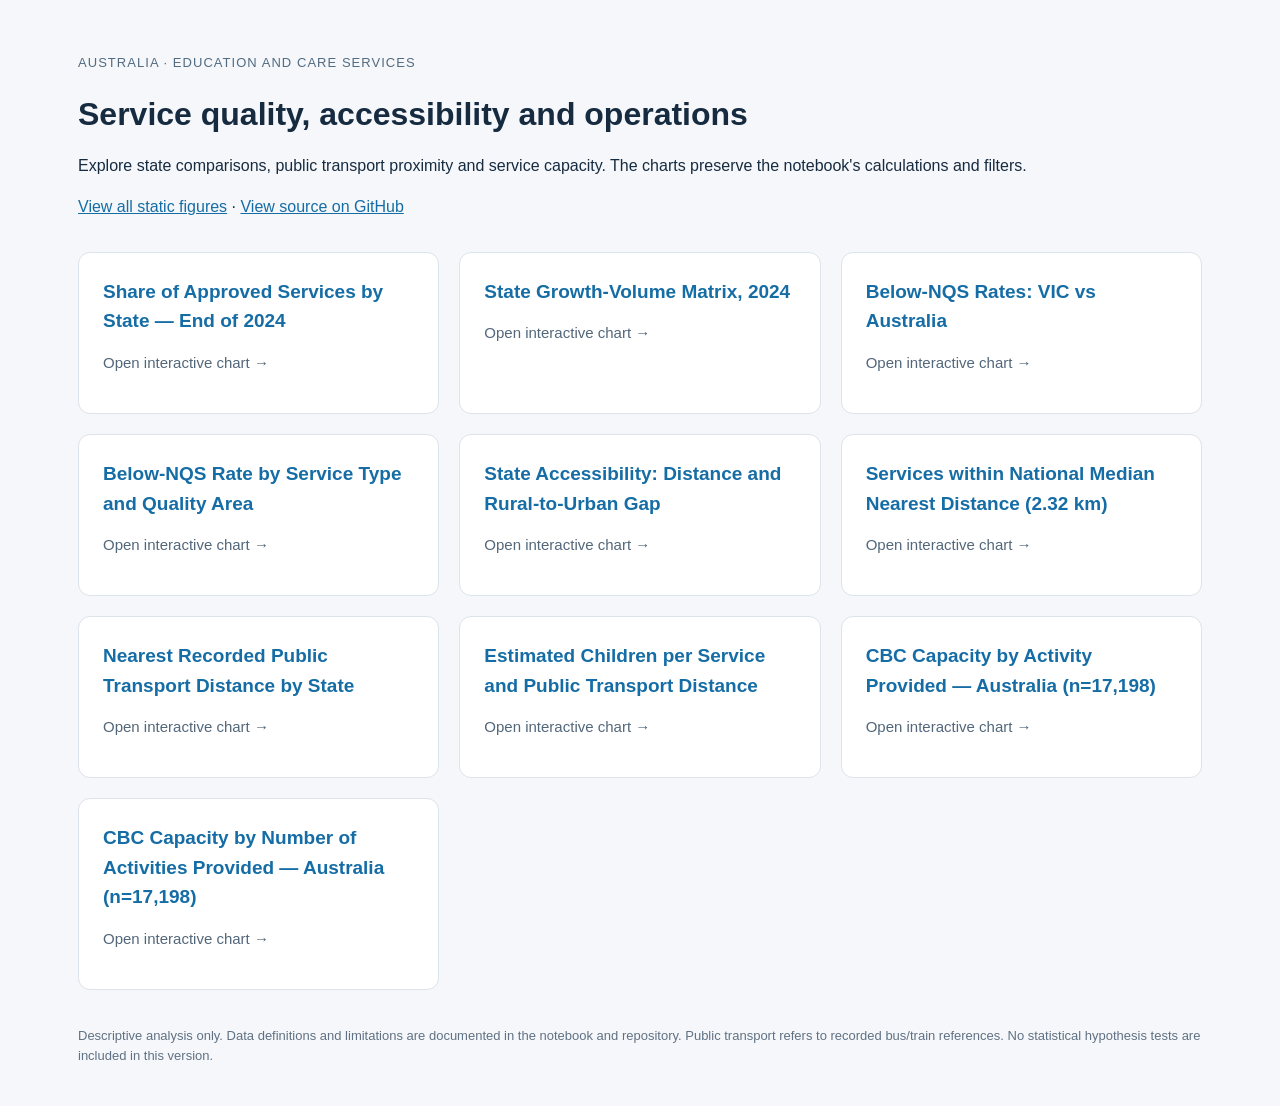
<file: docs/index.html>
<!doctype html><html lang="en"><head><meta charset="utf-8"><meta name="viewport" content="width=device-width,initial-scale=1"><title>Australian Education Services Analysis</title><link rel="stylesheet" href="assets/style.css"></head><body><main><header><p class="eyebrow">Australia · Education and care services</p><h1>Service quality, accessibility and operations</h1><p>Explore state comparisons, public transport proximity and service capacity. The charts preserve the notebook's calculations and filters.</p><p><a href="report.html">View all static figures</a> · <a href="https://github.com/YunMF19/australia-education-services-analysis">View source on GitHub</a></p></header><div class="cards"><article class="card"><a href="charts/service-distribution.html">Share of Approved Services by State — End of 2024</a><p>Open interactive chart →</p></article><article class="card"><a href="charts/state-growth.html">State Growth-Volume Matrix, 2024</a><p>Open interactive chart →</p></article><article class="card"><a href="charts/qa-below-nqs.html">Below-NQS Rates: VIC vs Australia</a><p>Open interactive chart →</p></article><article class="card"><a href="charts/qa-service-type.html">Below-NQS Rate by Service Type and Quality Area</a><p>Open interactive chart →</p></article><article class="card"><a href="charts/accessibility-scatter.html">State Accessibility: Distance and Rural-to-Urban Gap</a><p>Open interactive chart →</p></article><article class="card"><a href="charts/public-transport-within-national-median.html">Services within National Median Nearest Distance (2.32 km)</a><p>Open interactive chart →</p></article><article class="card"><a href="charts/public-transport-nearest-distance.html">Nearest Recorded Public Transport Distance by State</a><p>Open interactive chart →</p></article><article class="card"><a href="charts/children-accessibility.html">Estimated Children per Service and Public Transport Distance</a><p>Open interactive chart →</p></article><article class="card"><a href="charts/capacity-by-activity.html">CBC Capacity by Activity Provided — Australia (n=17,198)</a><p>Open interactive chart →</p></article><article class="card"><a href="charts/capacity-by-activity-count.html">CBC Capacity by Number of Activities Provided — Australia (n=17,198)</a><p>Open interactive chart →</p></article></div><footer>Descriptive analysis only. Data definitions and limitations are documented in the notebook and repository. Public transport refers to recorded bus/train references. No statistical hypothesis tests are included in this version.</footer></main></body></html>
</file>
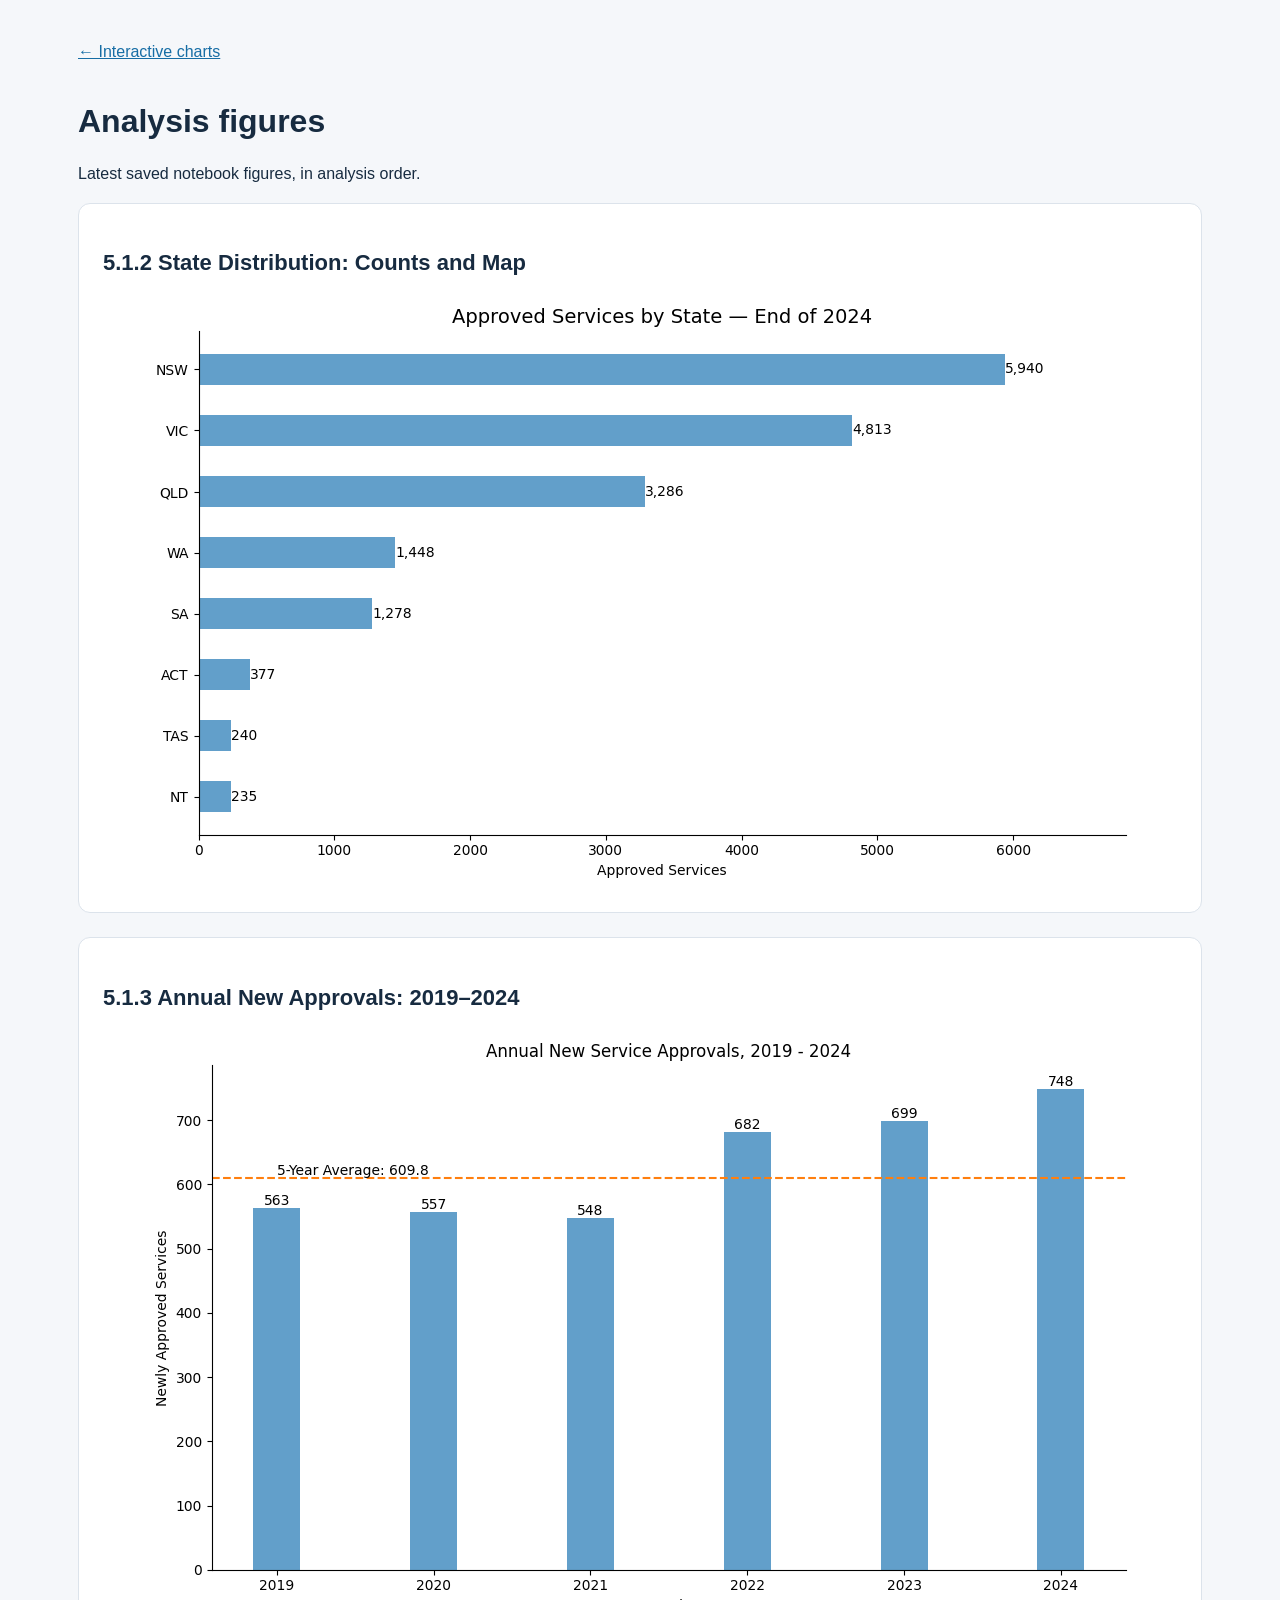
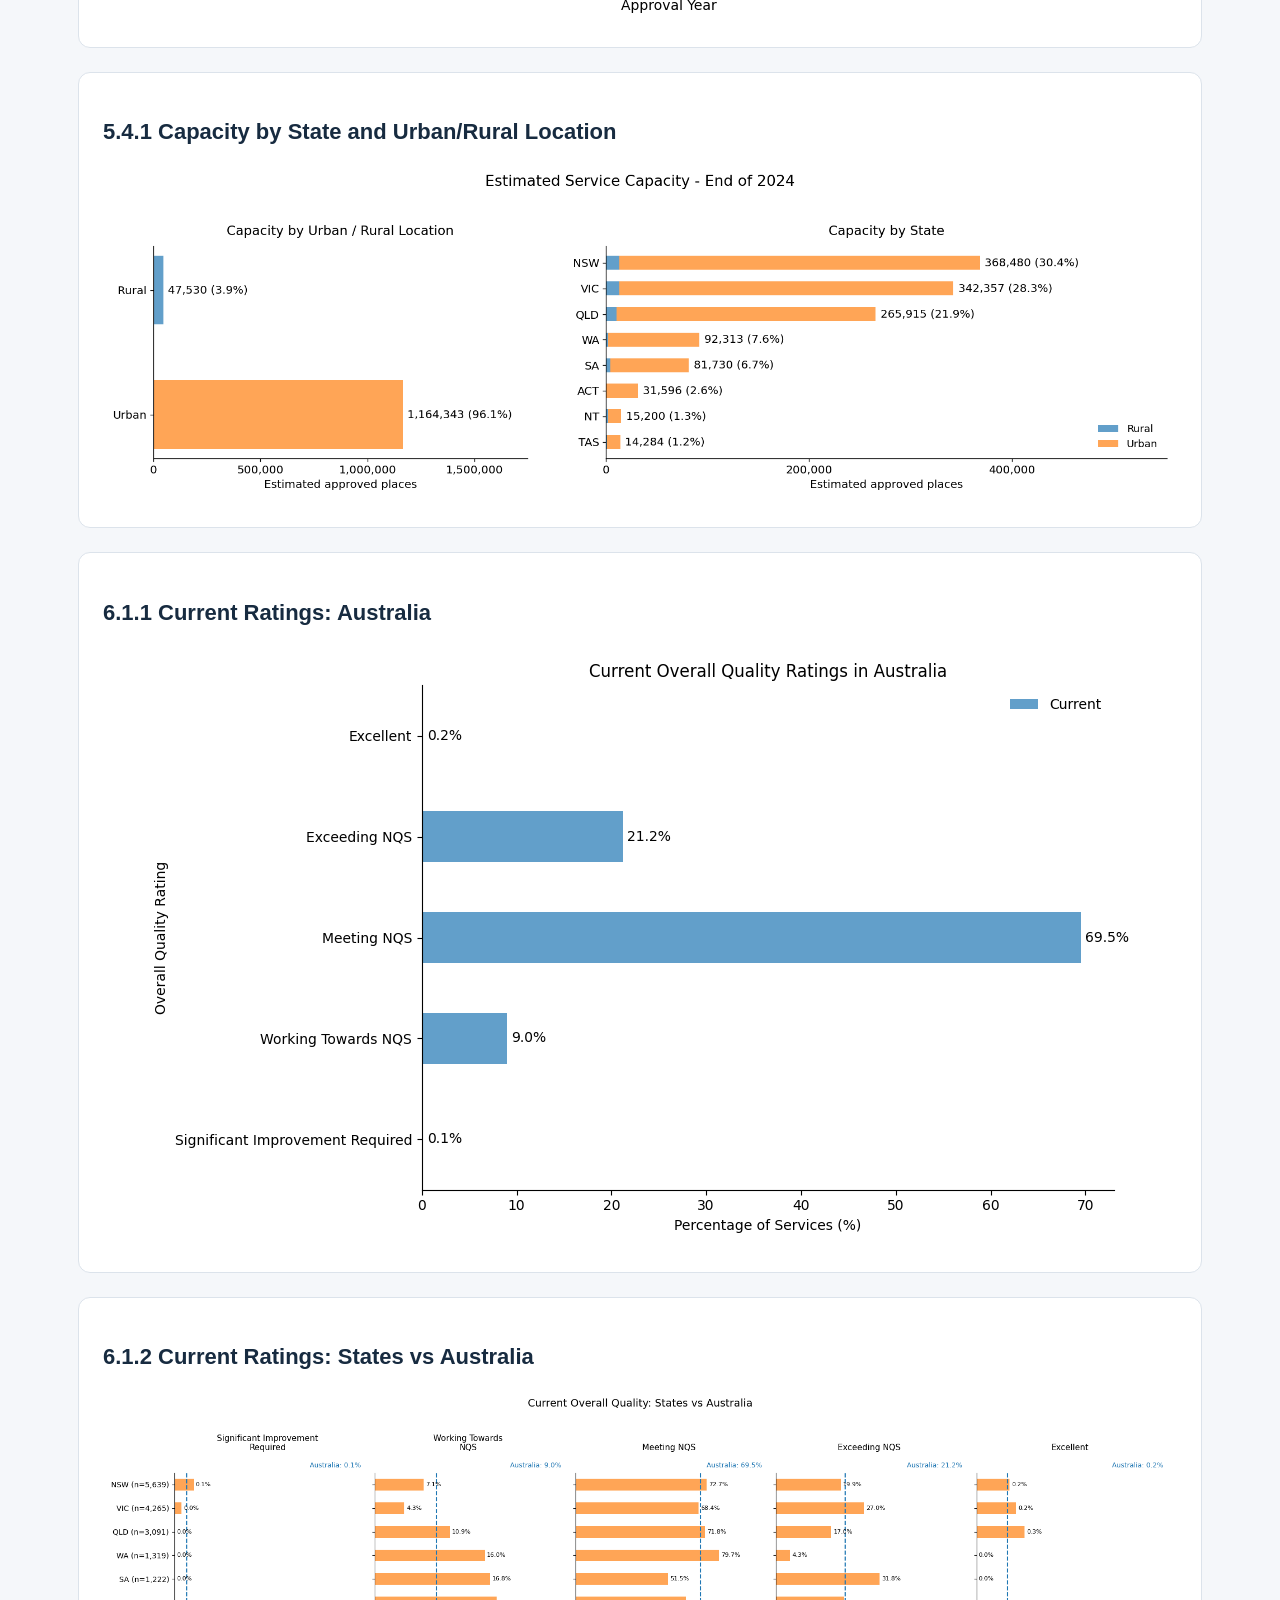
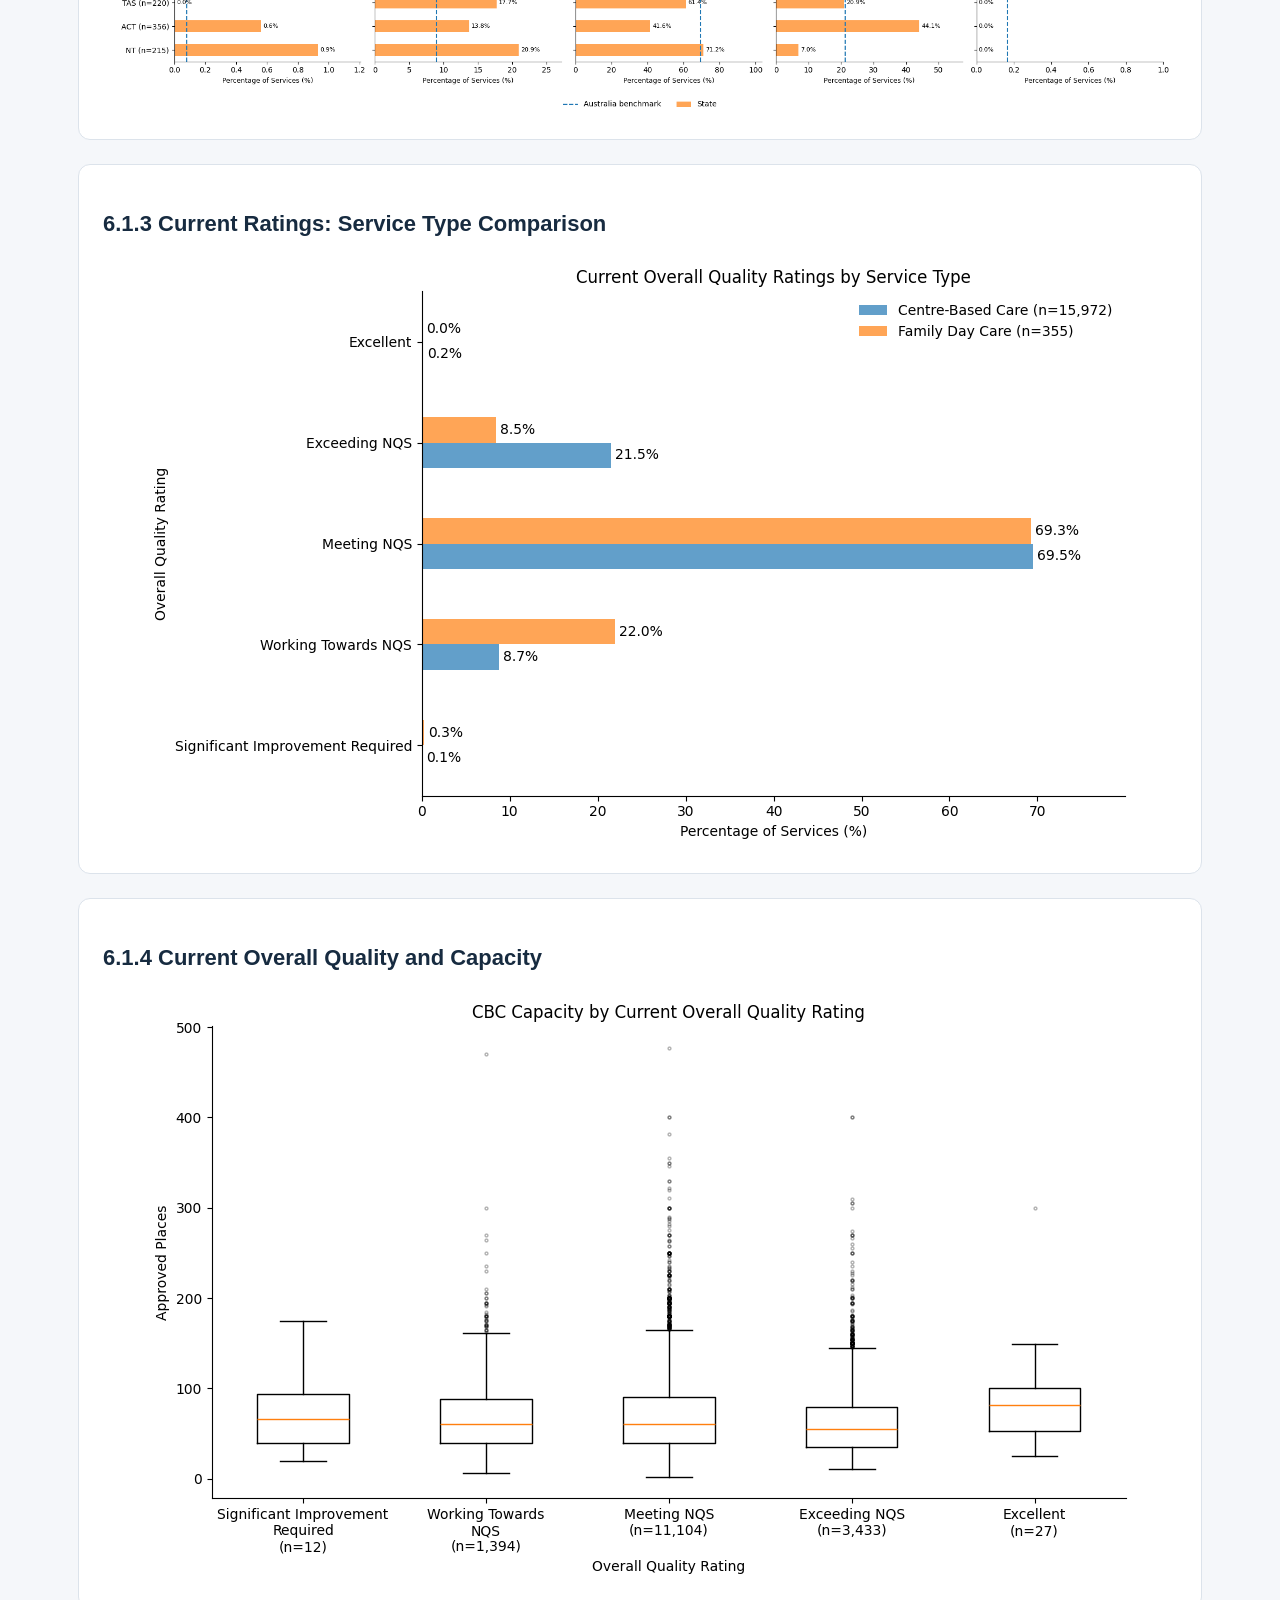
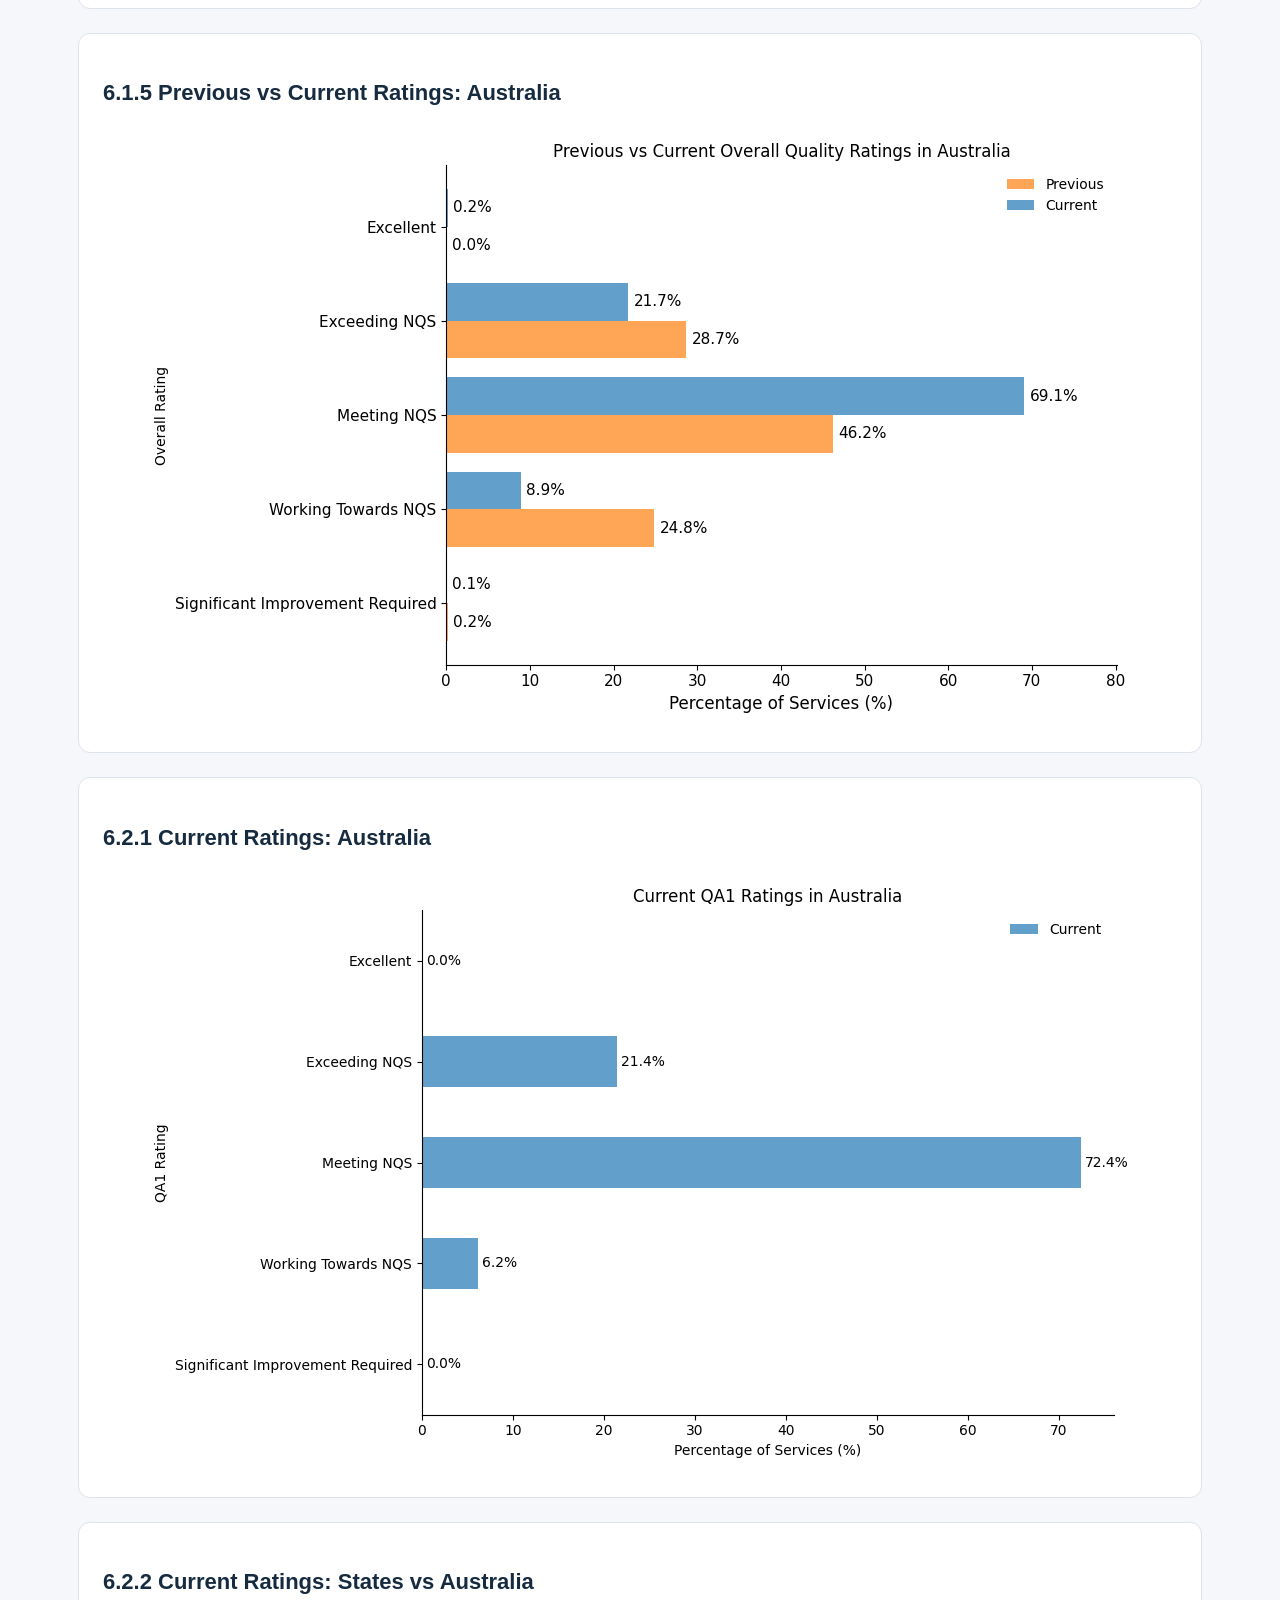
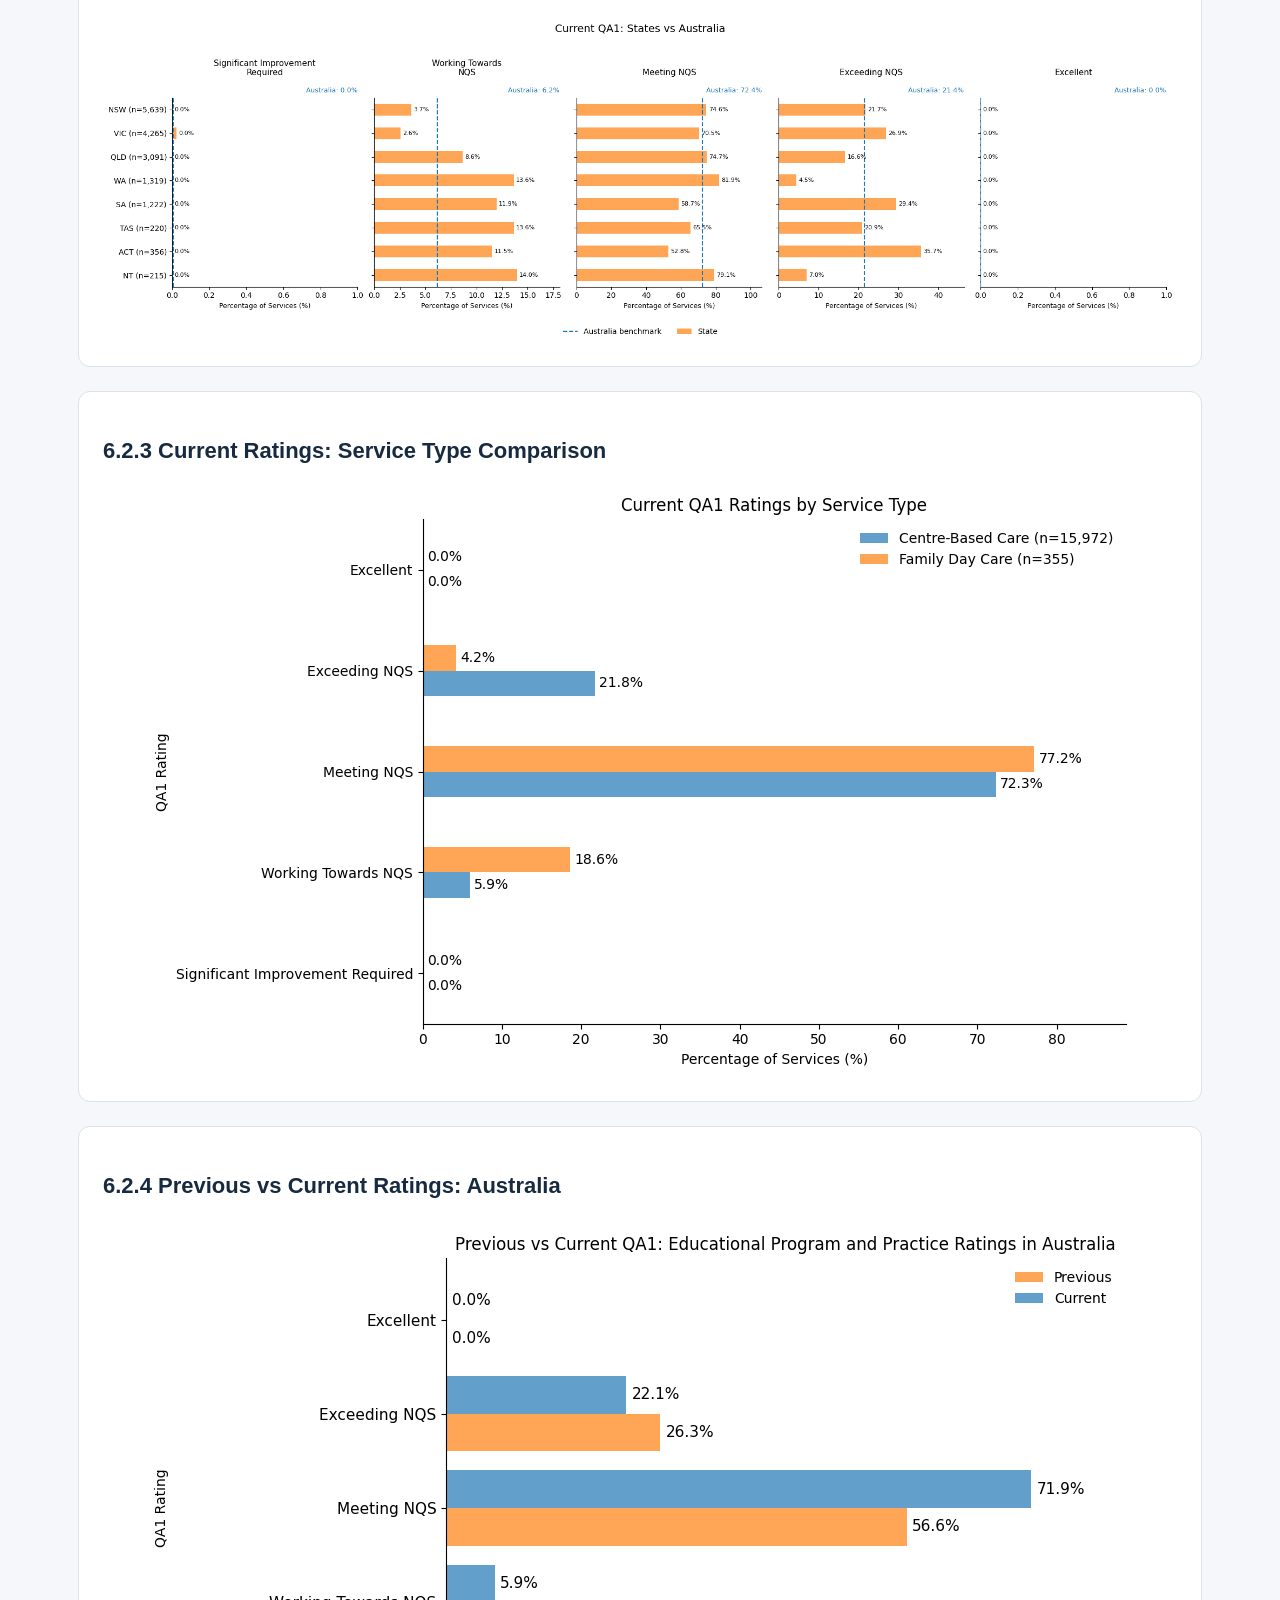
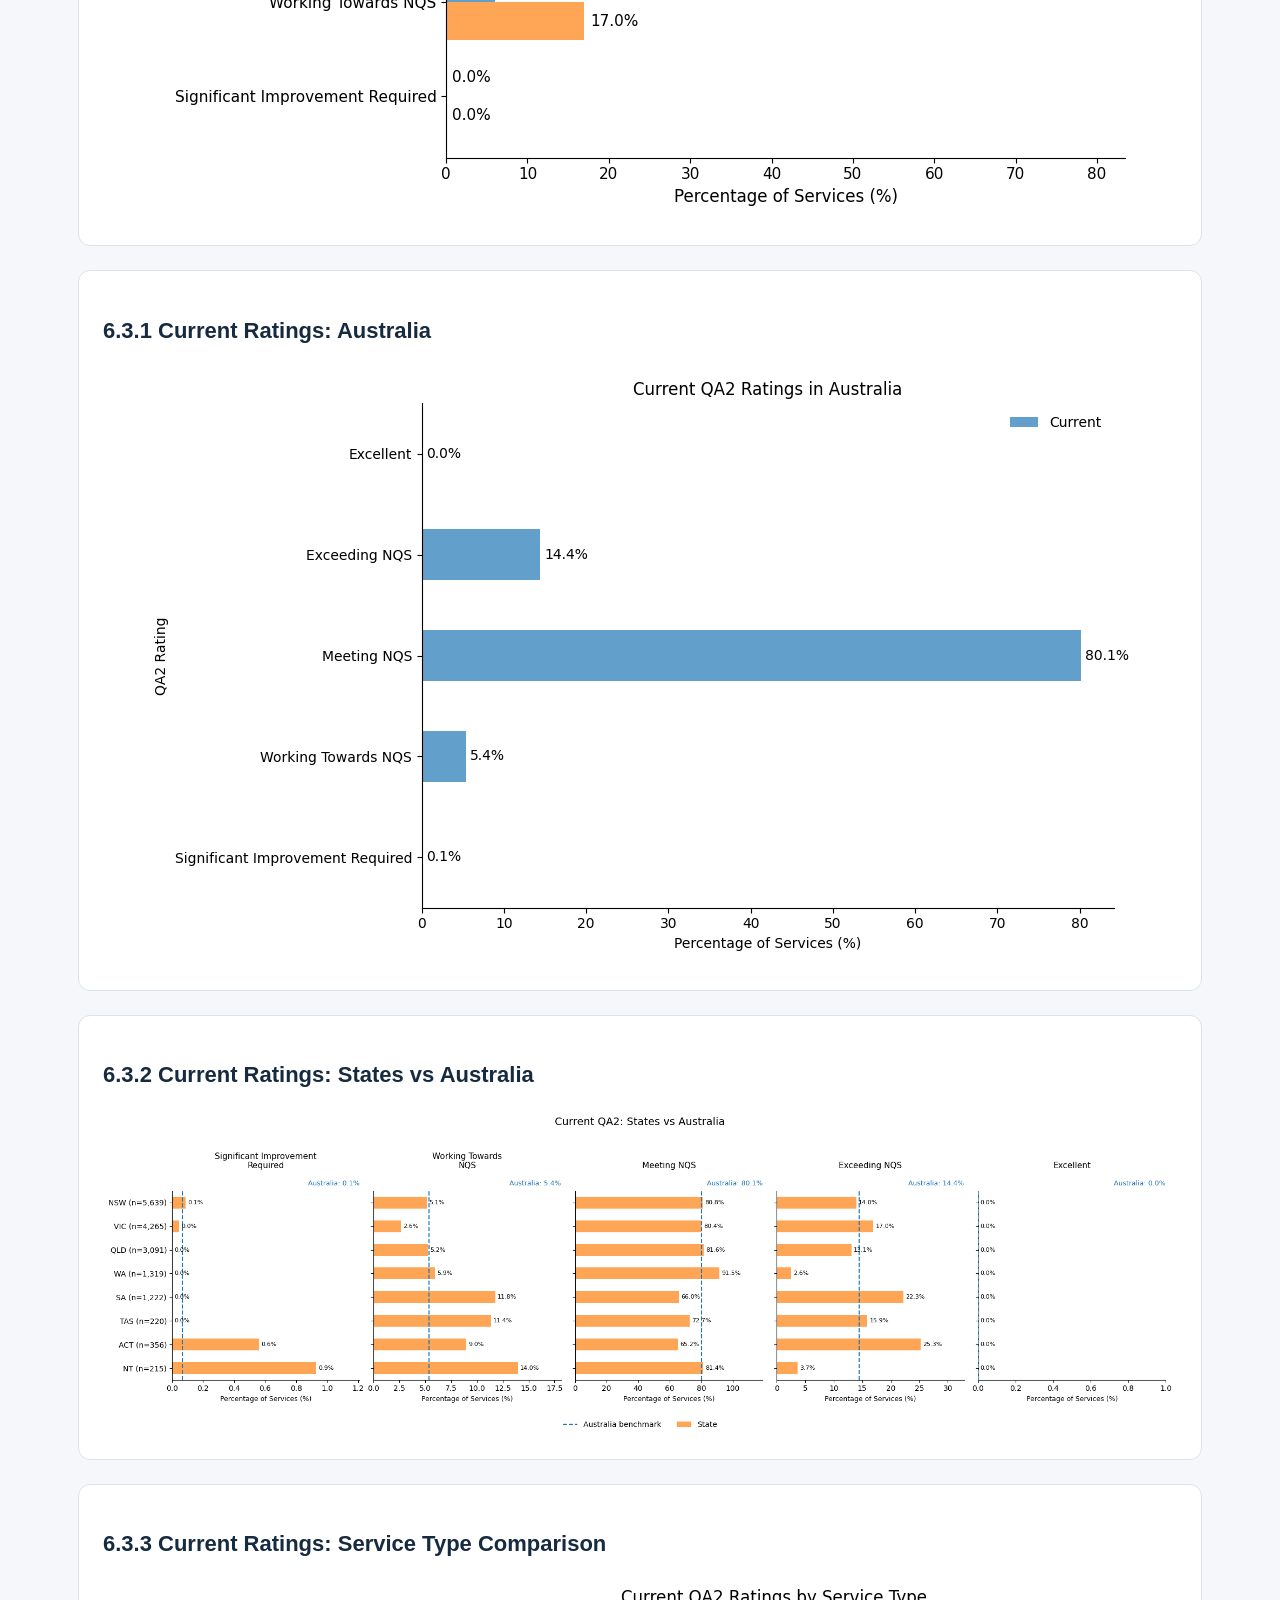
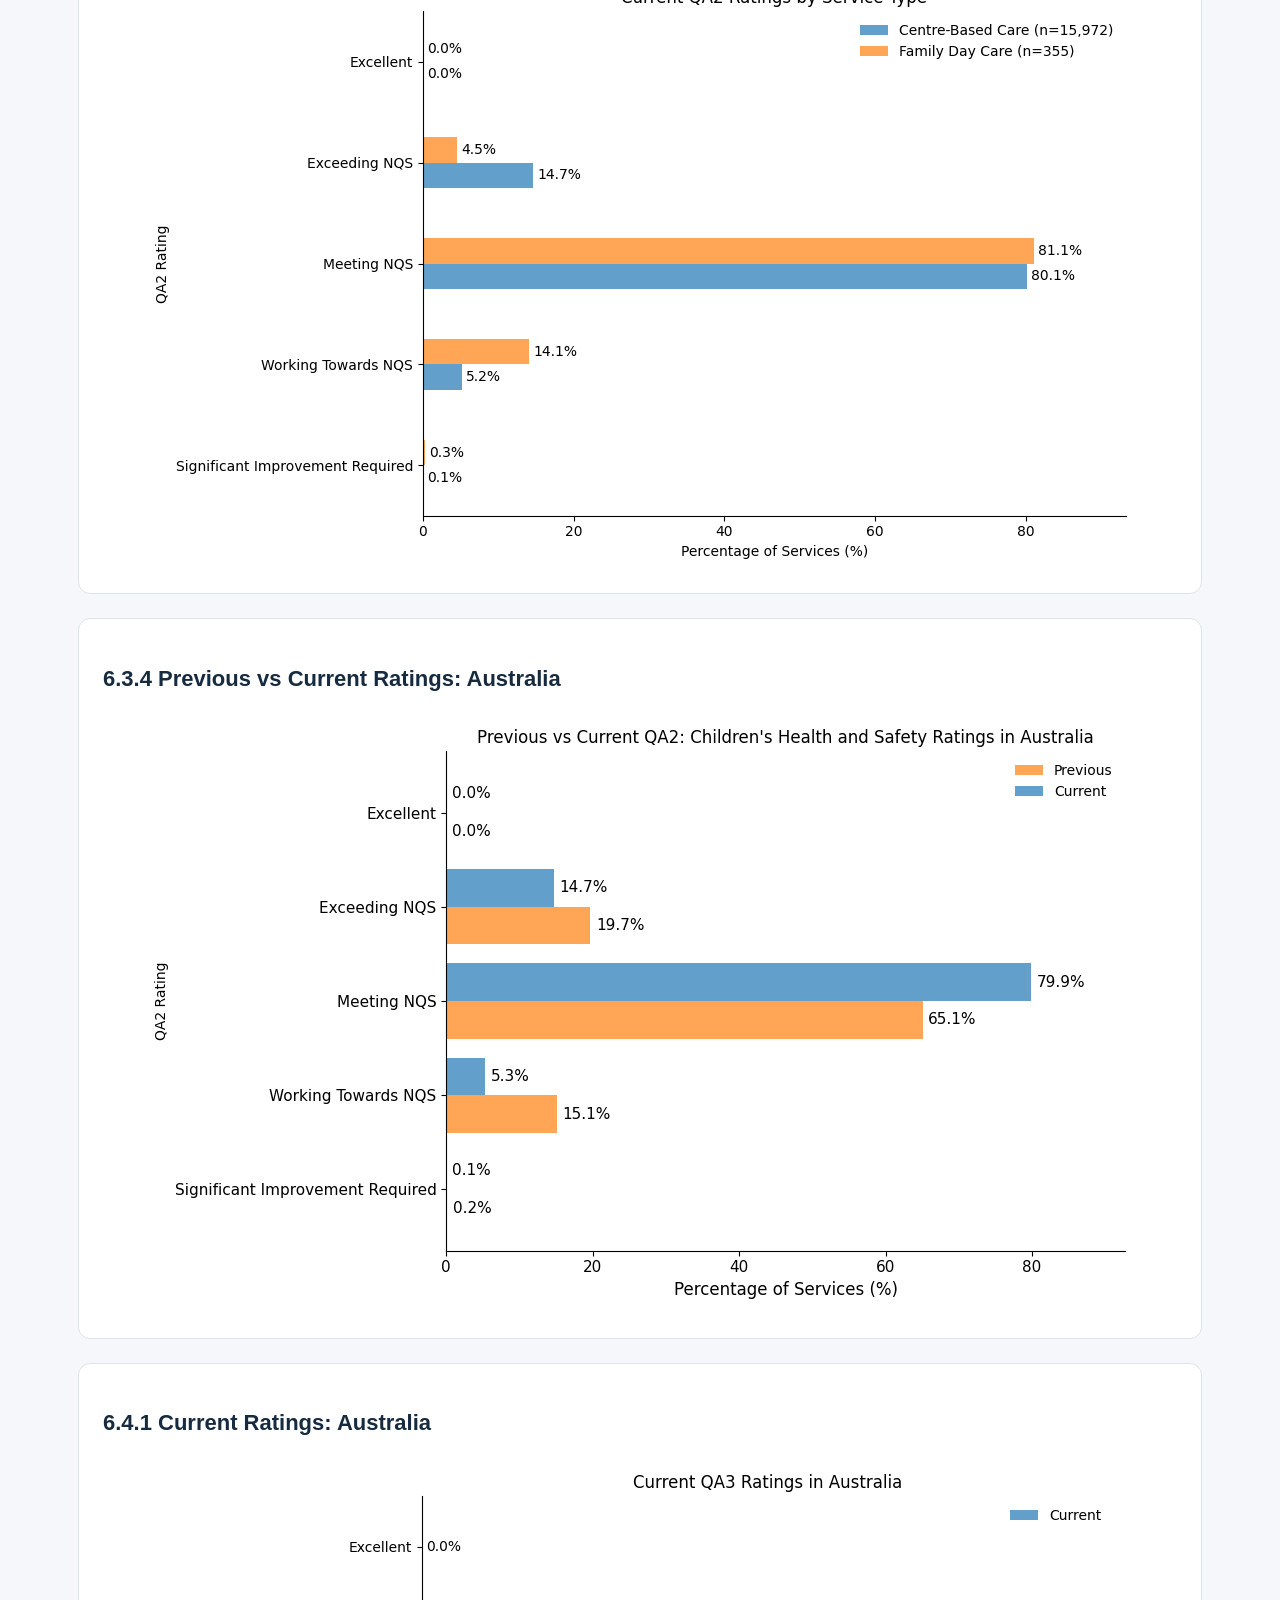
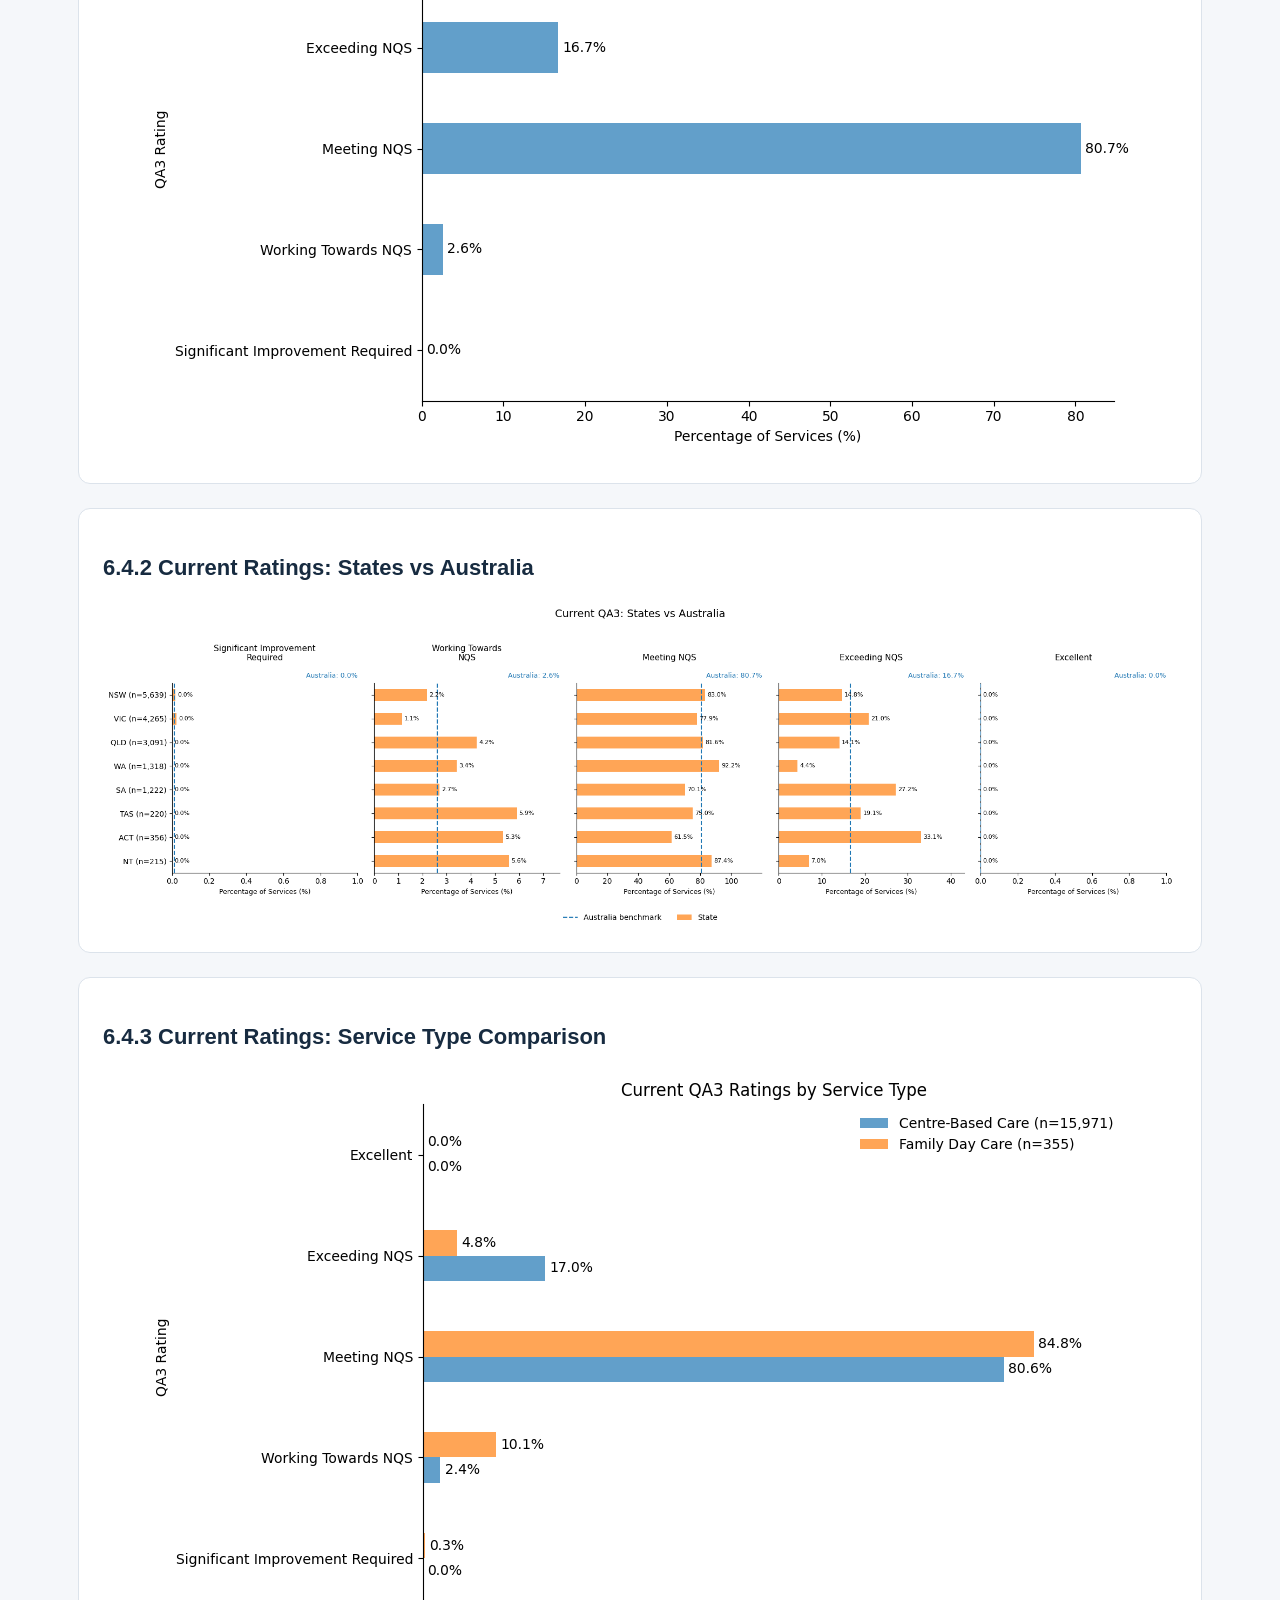
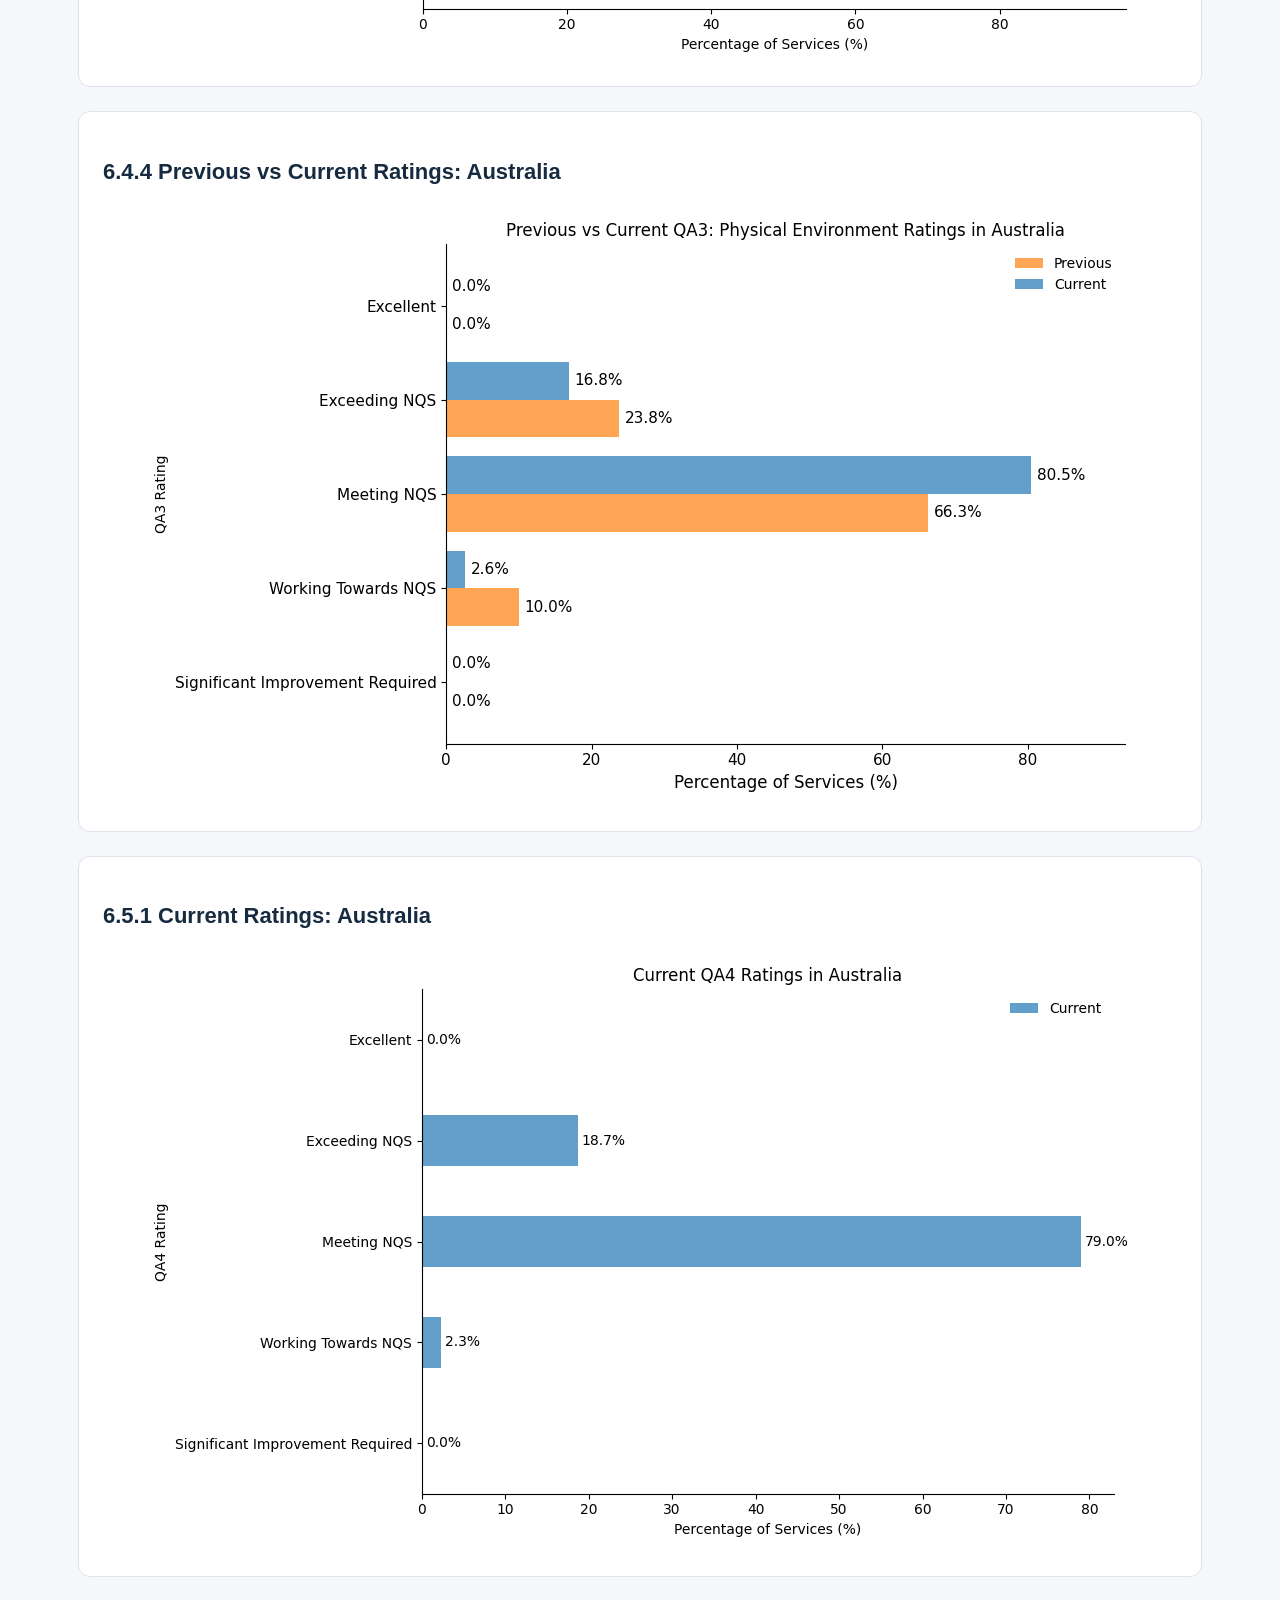
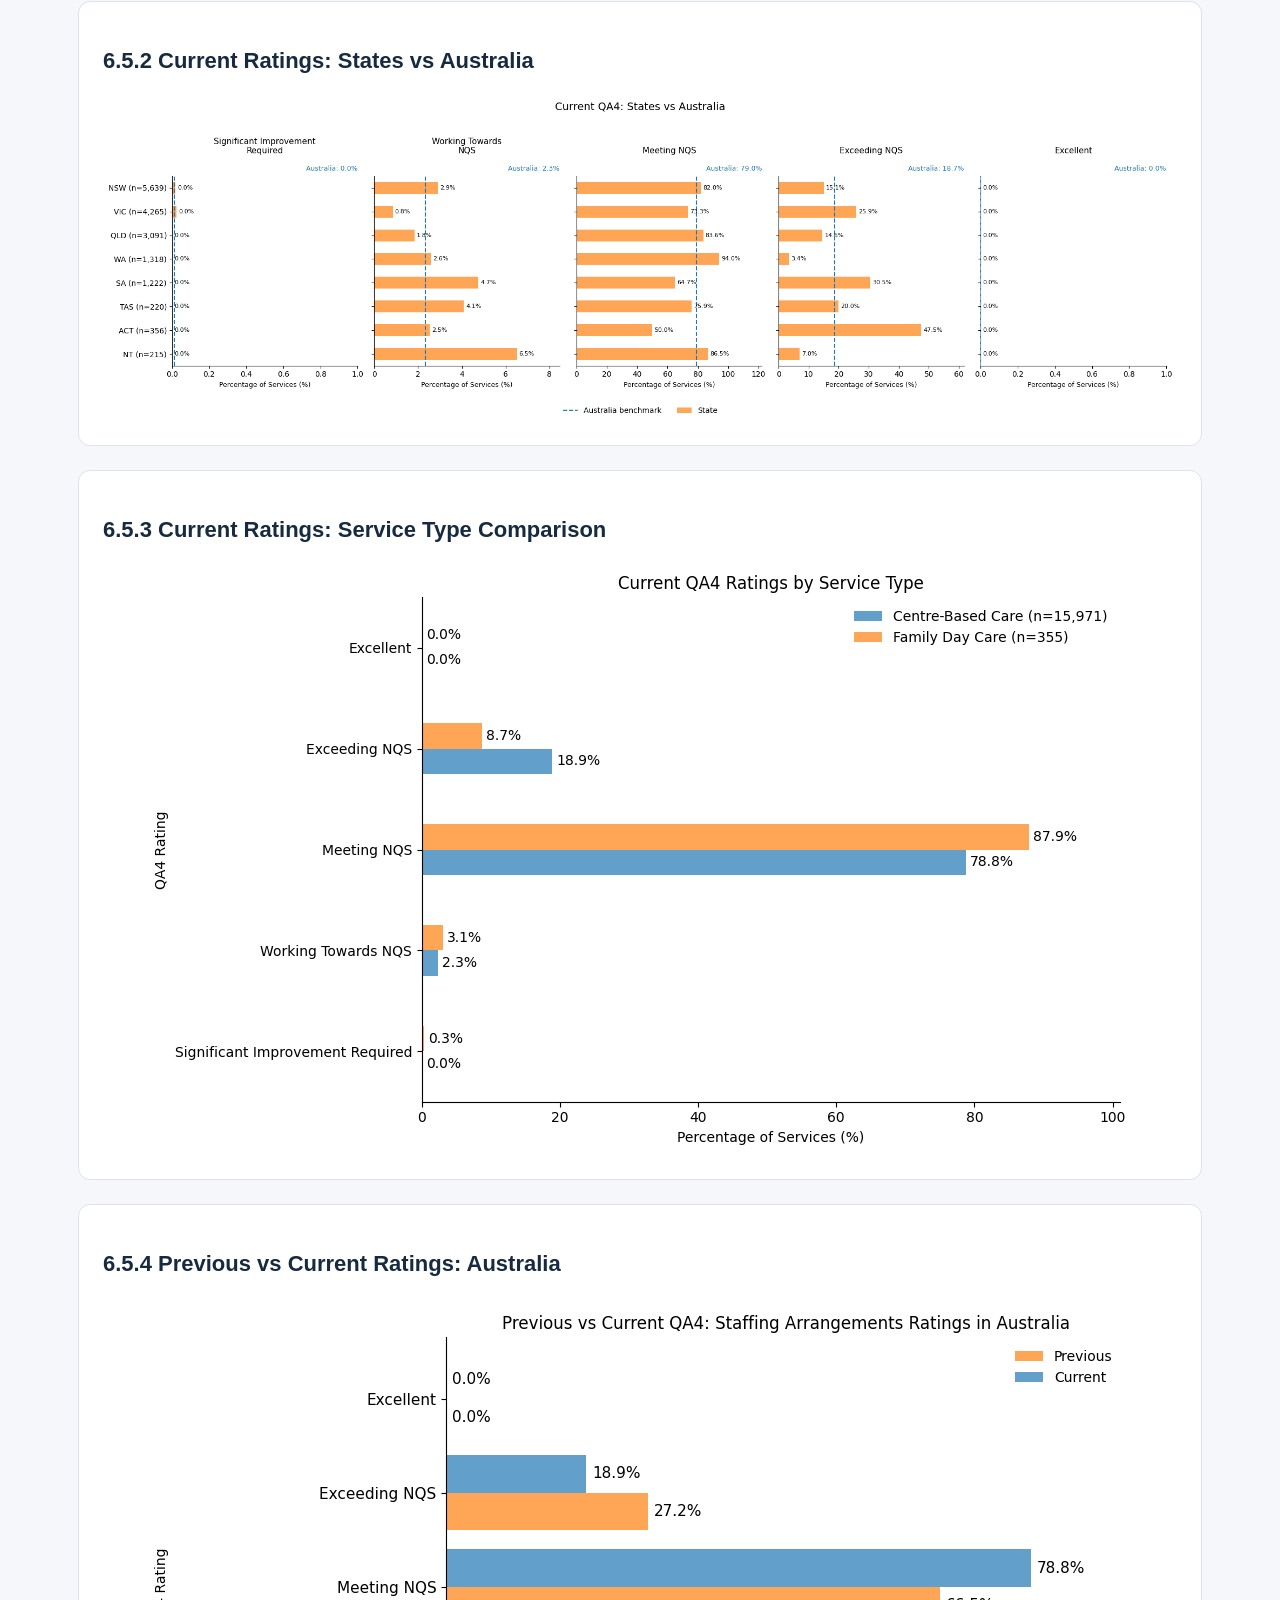
<file: docs/report.html>
<!doctype html><html lang="en"><head><meta charset="utf-8"><meta name="viewport" content="width=device-width,initial-scale=1"><title>Analysis figures</title><link rel="stylesheet" href="assets/style.css"></head><body><main><a class="back" href="index.html">← Interactive charts</a><h1>Analysis figures</h1><p>Latest saved notebook figures, in analysis order.</p><section class="figure"><h2>5.1.2 State Distribution: Counts and Map</h2><img loading="lazy" src="figures/figure-001.png" alt="5.1.2 State Distribution: Counts and Map"></section><section class="figure"><h2>5.1.3 Annual New Approvals: 2019–2024</h2><img loading="lazy" src="figures/figure-002.png" alt="5.1.3 Annual New Approvals: 2019–2024"></section><section class="figure"><h2>5.4.1 Capacity by State and Urban/Rural Location</h2><img loading="lazy" src="figures/figure-003.png" alt="5.4.1 Capacity by State and Urban/Rural Location"></section><section class="figure"><h2>6.1.1 Current Ratings: Australia</h2><img loading="lazy" src="figures/figure-004.png" alt="6.1.1 Current Ratings: Australia"></section><section class="figure"><h2>6.1.2 Current Ratings: States vs Australia</h2><img loading="lazy" src="figures/figure-005.png" alt="6.1.2 Current Ratings: States vs Australia"></section><section class="figure"><h2>6.1.3 Current Ratings: Service Type Comparison</h2><img loading="lazy" src="figures/figure-006.png" alt="6.1.3 Current Ratings: Service Type Comparison"></section><section class="figure"><h2>6.1.4 Current Overall Quality and Capacity</h2><img loading="lazy" src="figures/figure-007.png" alt="6.1.4 Current Overall Quality and Capacity"></section><section class="figure"><h2>6.1.5 Previous vs Current Ratings: Australia</h2><img loading="lazy" src="figures/figure-008.png" alt="6.1.5 Previous vs Current Ratings: Australia"></section><section class="figure"><h2>6.2.1 Current Ratings: Australia</h2><img loading="lazy" src="figures/figure-009.png" alt="6.2.1 Current Ratings: Australia"></section><section class="figure"><h2>6.2.2 Current Ratings: States vs Australia</h2><img loading="lazy" src="figures/figure-010.png" alt="6.2.2 Current Ratings: States vs Australia"></section><section class="figure"><h2>6.2.3 Current Ratings: Service Type Comparison</h2><img loading="lazy" src="figures/figure-011.png" alt="6.2.3 Current Ratings: Service Type Comparison"></section><section class="figure"><h2>6.2.4 Previous vs Current Ratings: Australia</h2><img loading="lazy" src="figures/figure-012.png" alt="6.2.4 Previous vs Current Ratings: Australia"></section><section class="figure"><h2>6.3.1 Current Ratings: Australia</h2><img loading="lazy" src="figures/figure-013.png" alt="6.3.1 Current Ratings: Australia"></section><section class="figure"><h2>6.3.2 Current Ratings: States vs Australia</h2><img loading="lazy" src="figures/figure-014.png" alt="6.3.2 Current Ratings: States vs Australia"></section><section class="figure"><h2>6.3.3 Current Ratings: Service Type Comparison</h2><img loading="lazy" src="figures/figure-015.png" alt="6.3.3 Current Ratings: Service Type Comparison"></section><section class="figure"><h2>6.3.4 Previous vs Current Ratings: Australia</h2><img loading="lazy" src="figures/figure-016.png" alt="6.3.4 Previous vs Current Ratings: Australia"></section><section class="figure"><h2>6.4.1 Current Ratings: Australia</h2><img loading="lazy" src="figures/figure-017.png" alt="6.4.1 Current Ratings: Australia"></section><section class="figure"><h2>6.4.2 Current Ratings: States vs Australia</h2><img loading="lazy" src="figures/figure-018.png" alt="6.4.2 Current Ratings: States vs Australia"></section><section class="figure"><h2>6.4.3 Current Ratings: Service Type Comparison</h2><img loading="lazy" src="figures/figure-019.png" alt="6.4.3 Current Ratings: Service Type Comparison"></section><section class="figure"><h2>6.4.4 Previous vs Current Ratings: Australia</h2><img loading="lazy" src="figures/figure-020.png" alt="6.4.4 Previous vs Current Ratings: Australia"></section><section class="figure"><h2>6.5.1 Current Ratings: Australia</h2><img loading="lazy" src="figures/figure-021.png" alt="6.5.1 Current Ratings: Australia"></section><section class="figure"><h2>6.5.2 Current Ratings: States vs Australia</h2><img loading="lazy" src="figures/figure-022.png" alt="6.5.2 Current Ratings: States vs Australia"></section><section class="figure"><h2>6.5.3 Current Ratings: Service Type Comparison</h2><img loading="lazy" src="figures/figure-023.png" alt="6.5.3 Current Ratings: Service Type Comparison"></section><section class="figure"><h2>6.5.4 Previous vs Current Ratings: Australia</h2><img loading="lazy" src="figures/figure-024.png" alt="6.5.4 Previous vs Current Ratings: Australia"></section><section class="figure"><h2>6.6.1 Current Ratings: Australia</h2><img loading="lazy" src="figures/figure-025.png" alt="6.6.1 Current Ratings: Australia"></section><section class="figure"><h2>6.6.2 Current Ratings: States vs Australia</h2><img loading="lazy" src="figures/figure-026.png" alt="6.6.2 Current Ratings: States vs Australia"></section><section class="figure"><h2>6.6.3 Current Ratings: Service Type Comparison</h2><img loading="lazy" src="figures/figure-027.png" alt="6.6.3 Current Ratings: Service Type Comparison"></section><section class="figure"><h2>6.6.4 Previous vs Current Ratings: Australia</h2><img loading="lazy" src="figures/figure-028.png" alt="6.6.4 Previous vs Current Ratings: Australia"></section><section class="figure"><h2>6.7.1 Current Ratings: Australia</h2><img loading="lazy" src="figures/figure-029.png" alt="6.7.1 Current Ratings: Australia"></section><section class="figure"><h2>6.7.2 Current Ratings: States vs Australia</h2><img loading="lazy" src="figures/figure-030.png" alt="6.7.2 Current Ratings: States vs Australia"></section><section class="figure"><h2>6.7.3 Current Ratings: Service Type Comparison</h2><img loading="lazy" src="figures/figure-031.png" alt="6.7.3 Current Ratings: Service Type Comparison"></section><section class="figure"><h2>6.7.4 Previous vs Current Ratings: Australia</h2><img loading="lazy" src="figures/figure-032.png" alt="6.7.4 Previous vs Current Ratings: Australia"></section><section class="figure"><h2>6.8.1 Current Ratings: Australia</h2><img loading="lazy" src="figures/figure-033.png" alt="6.8.1 Current Ratings: Australia"></section><section class="figure"><h2>6.8.2 Current Ratings: States vs Australia</h2><img loading="lazy" src="figures/figure-034.png" alt="6.8.2 Current Ratings: States vs Australia"></section><section class="figure"><h2>6.8.3 Current Ratings: Service Type Comparison</h2><img loading="lazy" src="figures/figure-035.png" alt="6.8.3 Current Ratings: Service Type Comparison"></section><section class="figure"><h2>6.8.4 Previous vs Current Ratings: Australia</h2><img loading="lazy" src="figures/figure-036.png" alt="6.8.4 Previous vs Current Ratings: Australia"></section><section class="figure"><h2>6.9.1 National Below-NQS Rates</h2><img loading="lazy" src="figures/figure-037.png" alt="6.9.1 National Below-NQS Rates"></section><section class="figure"><h2>7.1 NSW Accessibility</h2><img loading="lazy" src="figures/figure-038.png" alt="7.1 NSW Accessibility"></section><section class="figure"><h2>7.1 NSW Accessibility</h2><img loading="lazy" src="figures/figure-039.png" alt="7.1 NSW Accessibility"></section><section class="figure"><h2>7.1 NSW Accessibility</h2><img loading="lazy" src="figures/figure-040.png" alt="7.1 NSW Accessibility"></section><section class="figure"><h2>7.2 VIC Accessibility</h2><img loading="lazy" src="figures/figure-041.png" alt="7.2 VIC Accessibility"></section><section class="figure"><h2>7.2 VIC Accessibility</h2><img loading="lazy" src="figures/figure-042.png" alt="7.2 VIC Accessibility"></section><section class="figure"><h2>7.2 VIC Accessibility</h2><img loading="lazy" src="figures/figure-043.png" alt="7.2 VIC Accessibility"></section><section class="figure"><h2>7.3 QLD Accessibility</h2><img loading="lazy" src="figures/figure-044.png" alt="7.3 QLD Accessibility"></section><section class="figure"><h2>7.3 QLD Accessibility</h2><img loading="lazy" src="figures/figure-045.png" alt="7.3 QLD Accessibility"></section><section class="figure"><h2>7.3 QLD Accessibility</h2><img loading="lazy" src="figures/figure-046.png" alt="7.3 QLD Accessibility"></section><section class="figure"><h2>7.4 WA Accessibility</h2><img loading="lazy" src="figures/figure-047.png" alt="7.4 WA Accessibility"></section><section class="figure"><h2>7.4 WA Accessibility</h2><img loading="lazy" src="figures/figure-048.png" alt="7.4 WA Accessibility"></section><section class="figure"><h2>7.4 WA Accessibility</h2><img loading="lazy" src="figures/figure-049.png" alt="7.4 WA Accessibility"></section><section class="figure"><h2>7.5 SA Accessibility</h2><img loading="lazy" src="figures/figure-050.png" alt="7.5 SA Accessibility"></section><section class="figure"><h2>7.5 SA Accessibility</h2><img loading="lazy" src="figures/figure-051.png" alt="7.5 SA Accessibility"></section><section class="figure"><h2>7.5 SA Accessibility</h2><img loading="lazy" src="figures/figure-052.png" alt="7.5 SA Accessibility"></section><section class="figure"><h2>7.6 TAS Accessibility</h2><img loading="lazy" src="figures/figure-053.png" alt="7.6 TAS Accessibility"></section><section class="figure"><h2>7.6 TAS Accessibility</h2><img loading="lazy" src="figures/figure-054.png" alt="7.6 TAS Accessibility"></section><section class="figure"><h2>7.6 TAS Accessibility</h2><img loading="lazy" src="figures/figure-055.png" alt="7.6 TAS Accessibility"></section><section class="figure"><h2>7.7 ACT Accessibility</h2><img loading="lazy" src="figures/figure-056.png" alt="7.7 ACT Accessibility"></section><section class="figure"><h2>7.7 ACT Accessibility</h2><img loading="lazy" src="figures/figure-057.png" alt="7.7 ACT Accessibility"></section><section class="figure"><h2>7.7 ACT Accessibility</h2><img loading="lazy" src="figures/figure-058.png" alt="7.7 ACT Accessibility"></section><section class="figure"><h2>7.8 NT Accessibility</h2><img loading="lazy" src="figures/figure-059.png" alt="7.8 NT Accessibility"></section><section class="figure"><h2>7.8 NT Accessibility</h2><img loading="lazy" src="figures/figure-060.png" alt="7.8 NT Accessibility"></section><section class="figure"><h2>7.8 NT Accessibility</h2><img loading="lazy" src="figures/figure-061.png" alt="7.8 NT Accessibility"></section><section class="figure"><h2>7.9.1 Distance Distributions: State and National Boxplots</h2><img loading="lazy" src="figures/figure-062.png" alt="7.9.1 Distance Distributions: State and National Boxplots"></section><section class="figure"><h2>7.9.2 National Summary Statistics and Distributions</h2><img loading="lazy" src="figures/figure-063.png" alt="7.9.2 National Summary Statistics and Distributions"></section><section class="figure"><h2>7.9.2 National Summary Statistics and Distributions</h2><img loading="lazy" src="figures/figure-064.png" alt="7.9.2 National Summary Statistics and Distributions"></section><section class="figure"><h2>7.9.2 National Summary Statistics and Distributions</h2><img loading="lazy" src="figures/figure-065.png" alt="7.9.2 National Summary Statistics and Distributions"></section><section class="figure"><h2>9.1.1 NSW</h2><img loading="lazy" src="figures/figure-066.png" alt="9.1.1 NSW"></section><section class="figure"><h2>9.1.1 NSW</h2><img loading="lazy" src="figures/figure-067.png" alt="9.1.1 NSW"></section><section class="figure"><h2>9.1.1 NSW</h2><img loading="lazy" src="figures/figure-068.png" alt="9.1.1 NSW"></section><section class="figure"><h2>9.1.1 NSW</h2><img loading="lazy" src="figures/figure-069.png" alt="9.1.1 NSW"></section><section class="figure"><h2>9.1.2 VIC</h2><img loading="lazy" src="figures/figure-070.png" alt="9.1.2 VIC"></section><section class="figure"><h2>9.1.2 VIC</h2><img loading="lazy" src="figures/figure-071.png" alt="9.1.2 VIC"></section><section class="figure"><h2>9.1.2 VIC</h2><img loading="lazy" src="figures/figure-072.png" alt="9.1.2 VIC"></section><section class="figure"><h2>9.1.2 VIC</h2><img loading="lazy" src="figures/figure-073.png" alt="9.1.2 VIC"></section><section class="figure"><h2>9.1.3 QLD</h2><img loading="lazy" src="figures/figure-074.png" alt="9.1.3 QLD"></section><section class="figure"><h2>9.1.3 QLD</h2><img loading="lazy" src="figures/figure-075.png" alt="9.1.3 QLD"></section><section class="figure"><h2>9.1.3 QLD</h2><img loading="lazy" src="figures/figure-076.png" alt="9.1.3 QLD"></section><section class="figure"><h2>9.1.3 QLD</h2><img loading="lazy" src="figures/figure-077.png" alt="9.1.3 QLD"></section><section class="figure"><h2>9.1.4 WA</h2><img loading="lazy" src="figures/figure-078.png" alt="9.1.4 WA"></section><section class="figure"><h2>9.1.4 WA</h2><img loading="lazy" src="figures/figure-079.png" alt="9.1.4 WA"></section><section class="figure"><h2>9.1.4 WA</h2><img loading="lazy" src="figures/figure-080.png" alt="9.1.4 WA"></section><section class="figure"><h2>9.1.4 WA</h2><img loading="lazy" src="figures/figure-081.png" alt="9.1.4 WA"></section><section class="figure"><h2>9.1.5 SA</h2><img loading="lazy" src="figures/figure-082.png" alt="9.1.5 SA"></section><section class="figure"><h2>9.1.5 SA</h2><img loading="lazy" src="figures/figure-083.png" alt="9.1.5 SA"></section><section class="figure"><h2>9.1.5 SA</h2><img loading="lazy" src="figures/figure-084.png" alt="9.1.5 SA"></section><section class="figure"><h2>9.1.5 SA</h2><img loading="lazy" src="figures/figure-085.png" alt="9.1.5 SA"></section><section class="figure"><h2>9.1.6 TAS</h2><img loading="lazy" src="figures/figure-086.png" alt="9.1.6 TAS"></section><section class="figure"><h2>9.1.6 TAS</h2><img loading="lazy" src="figures/figure-087.png" alt="9.1.6 TAS"></section><section class="figure"><h2>9.1.6 TAS</h2><img loading="lazy" src="figures/figure-088.png" alt="9.1.6 TAS"></section><section class="figure"><h2>9.1.6 TAS</h2><img loading="lazy" src="figures/figure-089.png" alt="9.1.6 TAS"></section><section class="figure"><h2>9.1.7 ACT</h2><img loading="lazy" src="figures/figure-090.png" alt="9.1.7 ACT"></section><section class="figure"><h2>9.1.7 ACT</h2><img loading="lazy" src="figures/figure-091.png" alt="9.1.7 ACT"></section><section class="figure"><h2>9.1.7 ACT</h2><img loading="lazy" src="figures/figure-092.png" alt="9.1.7 ACT"></section><section class="figure"><h2>9.1.7 ACT</h2><img loading="lazy" src="figures/figure-093.png" alt="9.1.7 ACT"></section><section class="figure"><h2>9.1.8 NT</h2><img loading="lazy" src="figures/figure-094.png" alt="9.1.8 NT"></section><section class="figure"><h2>9.1.8 NT</h2><img loading="lazy" src="figures/figure-095.png" alt="9.1.8 NT"></section><section class="figure"><h2>9.1.8 NT</h2><img loading="lazy" src="figures/figure-096.png" alt="9.1.8 NT"></section><section class="figure"><h2>9.1.8 NT</h2><img loading="lazy" src="figures/figure-097.png" alt="9.1.8 NT"></section><section class="figure"><h2>9.1.9 Australia</h2><img loading="lazy" src="figures/figure-098.png" alt="9.1.9 Australia"></section><section class="figure"><h2>9.1.9 Australia</h2><img loading="lazy" src="figures/figure-099.png" alt="9.1.9 Australia"></section><section class="figure"><h2>9.1.9 Australia</h2><img loading="lazy" src="figures/figure-100.png" alt="9.1.9 Australia"></section><section class="figure"><h2>9.1.9 Australia</h2><img loading="lazy" src="figures/figure-101.png" alt="9.1.9 Australia"></section><section class="figure"><h2>9.1.10 State Comparison: Activity Mix and Breadth</h2><img loading="lazy" src="figures/figure-102.png" alt="9.1.10 State Comparison: Activity Mix and Breadth"></section><section class="figure"><h2>9.1.11 Supplementary Activity Combinations: End of 2024</h2><img loading="lazy" src="figures/figure-103.png" alt="9.1.11 Supplementary Activity Combinations: End of 2024"></section><footer>Descriptive analysis only. Data definitions and limitations are documented in the notebook and repository. Public transport refers to recorded bus/train references. No statistical hypothesis tests are included in this version.</footer></main></body></html>
</file>
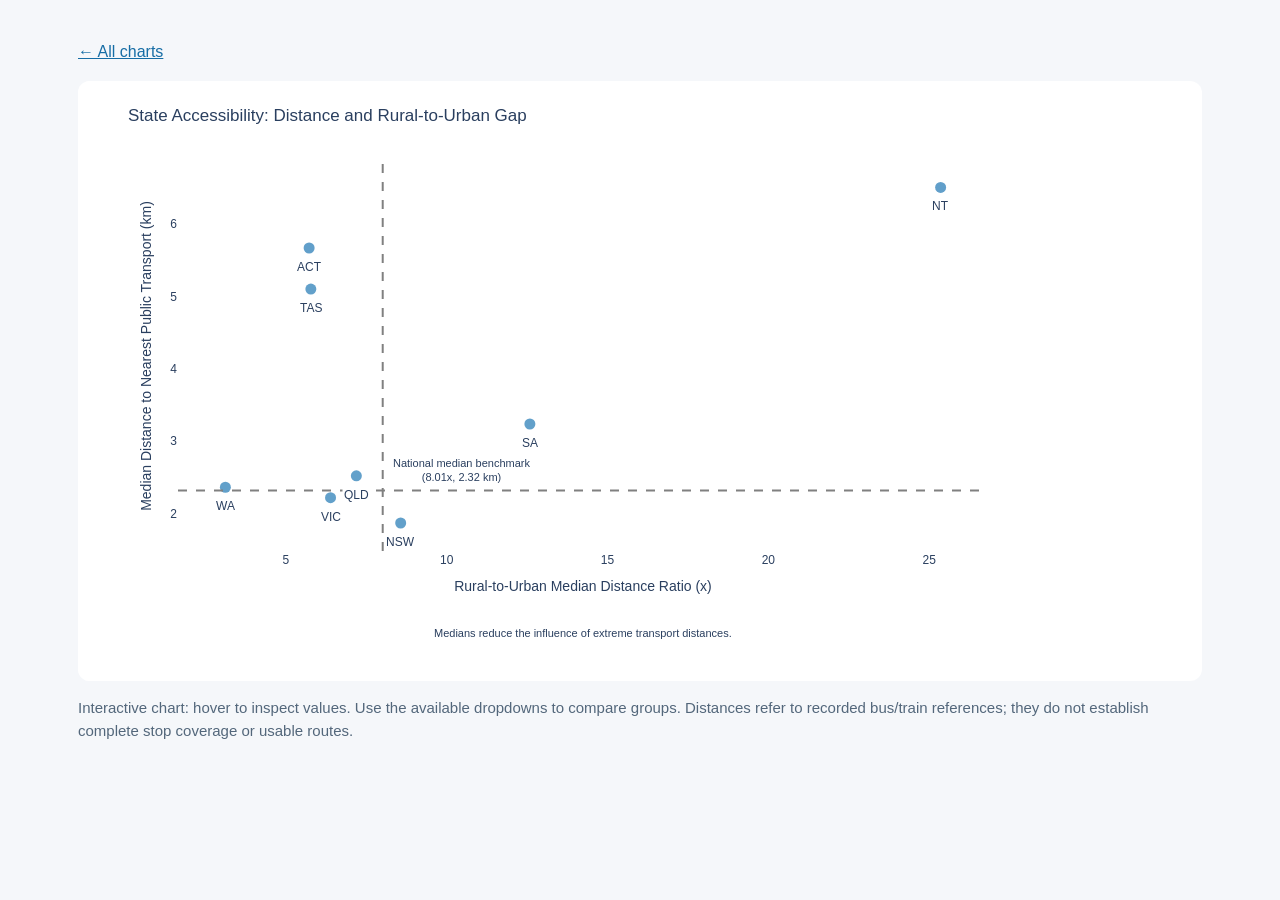
<file: docs/charts/accessibility-scatter.html>
<!doctype html><html lang="en"><head><meta charset="utf-8"><meta name="viewport" content="width=device-width,initial-scale=1"><title>State Accessibility: Distance and Rural-to-Urban Gap</title><link rel="stylesheet" href="../assets/style.css"></head><body><main><a class="back" href="../index.html">← All charts</a><div class="chart"><div style="height:600px; width:1000px;">                        <script>window.PlotlyConfig = {MathJaxConfig: 'local'};</script>
        <script charset="utf-8" src="../assets/plotly.min.js"></script>                <div id="chart-accessibility-scatter" class="plotly-graph-div" style="height:100%; width:100%;"></div>            <script>                window.PLOTLYENV=window.PLOTLYENV || {};                                if (document.getElementById("chart-accessibility-scatter")) {                    Plotly.newPlot(                        "chart-accessibility-scatter",                        [{"customdata":[[5.598661384284855,32.05470467044366],[1.72886558281608,14.818991274813202],[3.70512759419602,93.94276125212664],[2.375925177676379,17.092666178832708],[2.7467879865934455,34.57516685612354],[4.250491281127837,24.566379255124268],[2.054622297978275,13.1324042395245],[2.323943225661242,7.2570419828752595]],"hovertemplate":"\u003cb\u003e%{text}\u003c\u002fb\u003e\u003cbr\u003eRural\u002fUrban median distance: %{x:.2f}x\u003cbr\u003eState median distance: %{y:.2f} km\u003cbr\u003eUrban median: %{customdata[0]:.2f} km\u003cbr\u003eRural median: %{customdata[1]:.2f} km\u003cextra\u003e\u003c\u002fextra\u003e","marker":{"color":"#1f77b4","opacity":0.7,"size":11},"mode":"markers","text":["ACT","NSW","NT","QLD","SA","TAS","VIC","WA"],"x":[5.725423002080374,8.571511528776655,25.354797875054395,7.194109620720082,12.58749019759749,5.779656427999014,6.391639111697871,3.122727742546456],"y":[5.66989891655861,1.8705065362159883,6.507589477543437,2.521788123602661,3.2382762628538853,5.102298257608268,2.2199297421271664,2.3642799251367133],"type":"scatter"}],                        {"annotations":[{"bgcolor":"white","font":{"size":11},"showarrow":false,"text":"National median benchmark\u003cbr\u003e(8.01x, 2.32 km)","x":8.013012361041234,"xanchor":"left","xshift":8,"y":2.31853323426257,"yanchor":"bottom","yshift":6},{"font":{"size":11},"showarrow":false,"text":"Medians reduce the influence of extreme transport distances.","x":0.5,"xref":"paper","y":-0.23,"yref":"paper"},{"bgcolor":"white","borderpad":1,"font":{"size":12},"showarrow":false,"text":"ACT","x":5.725423002080374,"xanchor":"center","y":5.66989891655861,"yanchor":"top","yshift":-10},{"bgcolor":"white","borderpad":1,"font":{"size":12},"showarrow":false,"text":"NSW","x":8.571511528776655,"xanchor":"center","y":1.8705065362159883,"yanchor":"top","yshift":-10},{"bgcolor":"white","borderpad":1,"font":{"size":12},"showarrow":false,"text":"NT","x":25.354797875054395,"xanchor":"center","y":6.507589477543437,"yanchor":"top","yshift":-10},{"bgcolor":"white","borderpad":1,"font":{"size":12},"showarrow":false,"text":"QLD","x":7.194109620720082,"xanchor":"center","y":2.521788123602661,"yanchor":"top","yshift":-10},{"bgcolor":"white","borderpad":1,"font":{"size":12},"showarrow":false,"text":"SA","x":12.58749019759749,"xanchor":"center","y":3.2382762628538853,"yanchor":"top","yshift":-10},{"bgcolor":"white","borderpad":1,"font":{"size":12},"showarrow":false,"text":"TAS","x":5.779656427999014,"xanchor":"center","y":5.102298257608268,"yanchor":"top","yshift":-10},{"bgcolor":"white","borderpad":1,"font":{"size":12},"showarrow":false,"text":"VIC","x":6.391639111697871,"xanchor":"center","y":2.2199297421271664,"yanchor":"top","yshift":-10},{"bgcolor":"white","borderpad":1,"font":{"size":12},"showarrow":false,"text":"WA","x":3.122727742546456,"xanchor":"center","y":2.3642799251367133,"yanchor":"top","yshift":-10}],"height":600,"margin":{"b":130,"l":100,"r":90,"t":80},"shapes":[{"line":{"color":"gray","dash":"dash"},"type":"line","x0":8.013012361041234,"x1":8.013012361041234,"xref":"x","y0":0,"y1":1,"yref":"y domain"},{"line":{"color":"gray","dash":"dash"},"type":"line","x0":0,"x1":1,"xref":"x domain","y0":2.31853323426257,"y1":2.31853323426257,"yref":"y"}],"showlegend":false,"template":{"data":{"barpolar":[{"marker":{"line":{"color":"white","width":0.5},"pattern":{"fillmode":"overlay","size":10,"solidity":0.2}},"type":"barpolar"}],"bar":[{"error_x":{"color":"#2a3f5f"},"error_y":{"color":"#2a3f5f"},"marker":{"line":{"color":"white","width":0.5},"pattern":{"fillmode":"overlay","size":10,"solidity":0.2}},"type":"bar"}],"carpet":[{"aaxis":{"endlinecolor":"#2a3f5f","gridcolor":"#C8D4E3","linecolor":"#C8D4E3","minorgridcolor":"#C8D4E3","startlinecolor":"#2a3f5f"},"baxis":{"endlinecolor":"#2a3f5f","gridcolor":"#C8D4E3","linecolor":"#C8D4E3","minorgridcolor":"#C8D4E3","startlinecolor":"#2a3f5f"},"type":"carpet"}],"choropleth":[{"colorbar":{"outlinewidth":0,"ticks":""},"type":"choropleth"}],"contourcarpet":[{"colorbar":{"outlinewidth":0,"ticks":""},"type":"contourcarpet"}],"contour":[{"colorbar":{"outlinewidth":0,"ticks":""},"colorscale":[[0,"#0d0887"],[0.1111111111111111,"#46039f"],[0.2222222222222222,"#7201a8"],[0.3333333333333333,"#9c179e"],[0.4444444444444444,"#bd3786"],[0.5555555555555556,"#d8576b"],[0.6666666666666666,"#ed7953"],[0.7777777777777778,"#fb9f3a"],[0.8888888888888888,"#fdca26"],[1,"#f0f921"]],"type":"contour"}],"heatmap":[{"colorbar":{"outlinewidth":0,"ticks":""},"colorscale":[[0,"#0d0887"],[0.1111111111111111,"#46039f"],[0.2222222222222222,"#7201a8"],[0.3333333333333333,"#9c179e"],[0.4444444444444444,"#bd3786"],[0.5555555555555556,"#d8576b"],[0.6666666666666666,"#ed7953"],[0.7777777777777778,"#fb9f3a"],[0.8888888888888888,"#fdca26"],[1,"#f0f921"]],"type":"heatmap"}],"histogram2dcontour":[{"colorbar":{"outlinewidth":0,"ticks":""},"colorscale":[[0,"#0d0887"],[0.1111111111111111,"#46039f"],[0.2222222222222222,"#7201a8"],[0.3333333333333333,"#9c179e"],[0.4444444444444444,"#bd3786"],[0.5555555555555556,"#d8576b"],[0.6666666666666666,"#ed7953"],[0.7777777777777778,"#fb9f3a"],[0.8888888888888888,"#fdca26"],[1,"#f0f921"]],"type":"histogram2dcontour"}],"histogram2d":[{"colorbar":{"outlinewidth":0,"ticks":""},"colorscale":[[0,"#0d0887"],[0.1111111111111111,"#46039f"],[0.2222222222222222,"#7201a8"],[0.3333333333333333,"#9c179e"],[0.4444444444444444,"#bd3786"],[0.5555555555555556,"#d8576b"],[0.6666666666666666,"#ed7953"],[0.7777777777777778,"#fb9f3a"],[0.8888888888888888,"#fdca26"],[1,"#f0f921"]],"type":"histogram2d"}],"histogram":[{"marker":{"pattern":{"fillmode":"overlay","size":10,"solidity":0.2}},"type":"histogram"}],"mesh3d":[{"colorbar":{"outlinewidth":0,"ticks":""},"type":"mesh3d"}],"parcoords":[{"line":{"colorbar":{"outlinewidth":0,"ticks":""}},"type":"parcoords"}],"pie":[{"automargin":true,"type":"pie"}],"scatter3d":[{"line":{"colorbar":{"outlinewidth":0,"ticks":""}},"marker":{"colorbar":{"outlinewidth":0,"ticks":""}},"type":"scatter3d"}],"scattercarpet":[{"marker":{"colorbar":{"outlinewidth":0,"ticks":""}},"type":"scattercarpet"}],"scattergeo":[{"marker":{"colorbar":{"outlinewidth":0,"ticks":""}},"type":"scattergeo"}],"scattergl":[{"marker":{"colorbar":{"outlinewidth":0,"ticks":""}},"type":"scattergl"}],"scattermap":[{"marker":{"colorbar":{"outlinewidth":0,"ticks":""}},"type":"scattermap"}],"scatterpolargl":[{"marker":{"colorbar":{"outlinewidth":0,"ticks":""}},"type":"scatterpolargl"}],"scatterpolar":[{"marker":{"colorbar":{"outlinewidth":0,"ticks":""}},"type":"scatterpolar"}],"scatter":[{"fillpattern":{"fillmode":"overlay","size":10,"solidity":0.2},"type":"scatter"}],"scatterternary":[{"marker":{"colorbar":{"outlinewidth":0,"ticks":""}},"type":"scatterternary"}],"surface":[{"colorbar":{"outlinewidth":0,"ticks":""},"colorscale":[[0,"#0d0887"],[0.1111111111111111,"#46039f"],[0.2222222222222222,"#7201a8"],[0.3333333333333333,"#9c179e"],[0.4444444444444444,"#bd3786"],[0.5555555555555556,"#d8576b"],[0.6666666666666666,"#ed7953"],[0.7777777777777778,"#fb9f3a"],[0.8888888888888888,"#fdca26"],[1,"#f0f921"]],"type":"surface"}],"table":[{"cells":{"fill":{"color":"#EBF0F8"},"line":{"color":"white"}},"header":{"fill":{"color":"#C8D4E3"},"line":{"color":"white"}},"type":"table"}]},"layout":{"annotationdefaults":{"arrowcolor":"#2a3f5f","arrowhead":0,"arrowwidth":1},"autotypenumbers":"strict","coloraxis":{"colorbar":{"outlinewidth":0,"ticks":""}},"colorscale":{"diverging":[[0,"#8e0152"],[0.1,"#c51b7d"],[0.2,"#de77ae"],[0.3,"#f1b6da"],[0.4,"#fde0ef"],[0.5,"#f7f7f7"],[0.6,"#e6f5d0"],[0.7,"#b8e186"],[0.8,"#7fbc41"],[0.9,"#4d9221"],[1,"#276419"]],"sequential":[[0,"#0d0887"],[0.1111111111111111,"#46039f"],[0.2222222222222222,"#7201a8"],[0.3333333333333333,"#9c179e"],[0.4444444444444444,"#bd3786"],[0.5555555555555556,"#d8576b"],[0.6666666666666666,"#ed7953"],[0.7777777777777778,"#fb9f3a"],[0.8888888888888888,"#fdca26"],[1,"#f0f921"]],"sequentialminus":[[0,"#0d0887"],[0.1111111111111111,"#46039f"],[0.2222222222222222,"#7201a8"],[0.3333333333333333,"#9c179e"],[0.4444444444444444,"#bd3786"],[0.5555555555555556,"#d8576b"],[0.6666666666666666,"#ed7953"],[0.7777777777777778,"#fb9f3a"],[0.8888888888888888,"#fdca26"],[1,"#f0f921"]]},"colorway":["#636efa","#EF553B","#00cc96","#ab63fa","#FFA15A","#19d3f3","#FF6692","#B6E880","#FF97FF","#FECB52"],"font":{"color":"#2a3f5f"},"geo":{"bgcolor":"white","lakecolor":"white","landcolor":"white","showlakes":true,"showland":true,"subunitcolor":"#C8D4E3"},"hoverlabel":{"align":"left"},"hovermode":"closest","paper_bgcolor":"white","plot_bgcolor":"white","polar":{"angularaxis":{"gridcolor":"#EBF0F8","linecolor":"#EBF0F8","ticks":""},"bgcolor":"white","radialaxis":{"gridcolor":"#EBF0F8","linecolor":"#EBF0F8","ticks":""}},"scene":{"xaxis":{"backgroundcolor":"white","gridcolor":"#DFE8F3","gridwidth":2,"linecolor":"#EBF0F8","showbackground":true,"ticks":"","zerolinecolor":"#EBF0F8"},"yaxis":{"backgroundcolor":"white","gridcolor":"#DFE8F3","gridwidth":2,"linecolor":"#EBF0F8","showbackground":true,"ticks":"","zerolinecolor":"#EBF0F8"},"zaxis":{"backgroundcolor":"white","gridcolor":"#DFE8F3","gridwidth":2,"linecolor":"#EBF0F8","showbackground":true,"ticks":"","zerolinecolor":"#EBF0F8"}},"shapedefaults":{"line":{"color":"#2a3f5f"}},"ternary":{"aaxis":{"gridcolor":"#DFE8F3","linecolor":"#A2B1C6","ticks":""},"baxis":{"gridcolor":"#DFE8F3","linecolor":"#A2B1C6","ticks":""},"bgcolor":"white","caxis":{"gridcolor":"#DFE8F3","linecolor":"#A2B1C6","ticks":""}},"title":{"x":0.05},"xaxis":{"automargin":true,"gridcolor":"#EBF0F8","linecolor":"#EBF0F8","ticks":"","title":{"standoff":15},"zerolinecolor":"#EBF0F8","zerolinewidth":2},"yaxis":{"automargin":true,"gridcolor":"#EBF0F8","linecolor":"#EBF0F8","ticks":"","title":{"standoff":15},"zerolinecolor":"#EBF0F8","zerolinewidth":2}}},"title":{"text":"State Accessibility: Distance and Rural-to-Urban Gap"},"width":1000,"xaxis":{"showgrid":false,"title":{"text":"Rural-to-Urban Median Distance Ratio (x)"},"zeroline":false},"yaxis":{"showgrid":false,"title":{"text":"Median Distance to Nearest Public Transport (km)"},"zeroline":false}},                        {"responsive": true}                    )                };            </script>        </div></div><p class="note">Interactive chart: hover to inspect values. Use the available dropdowns to compare groups. Distances refer to recorded bus/train references; they do not establish complete stop coverage or usable routes.</p></main></body></html>
</file>
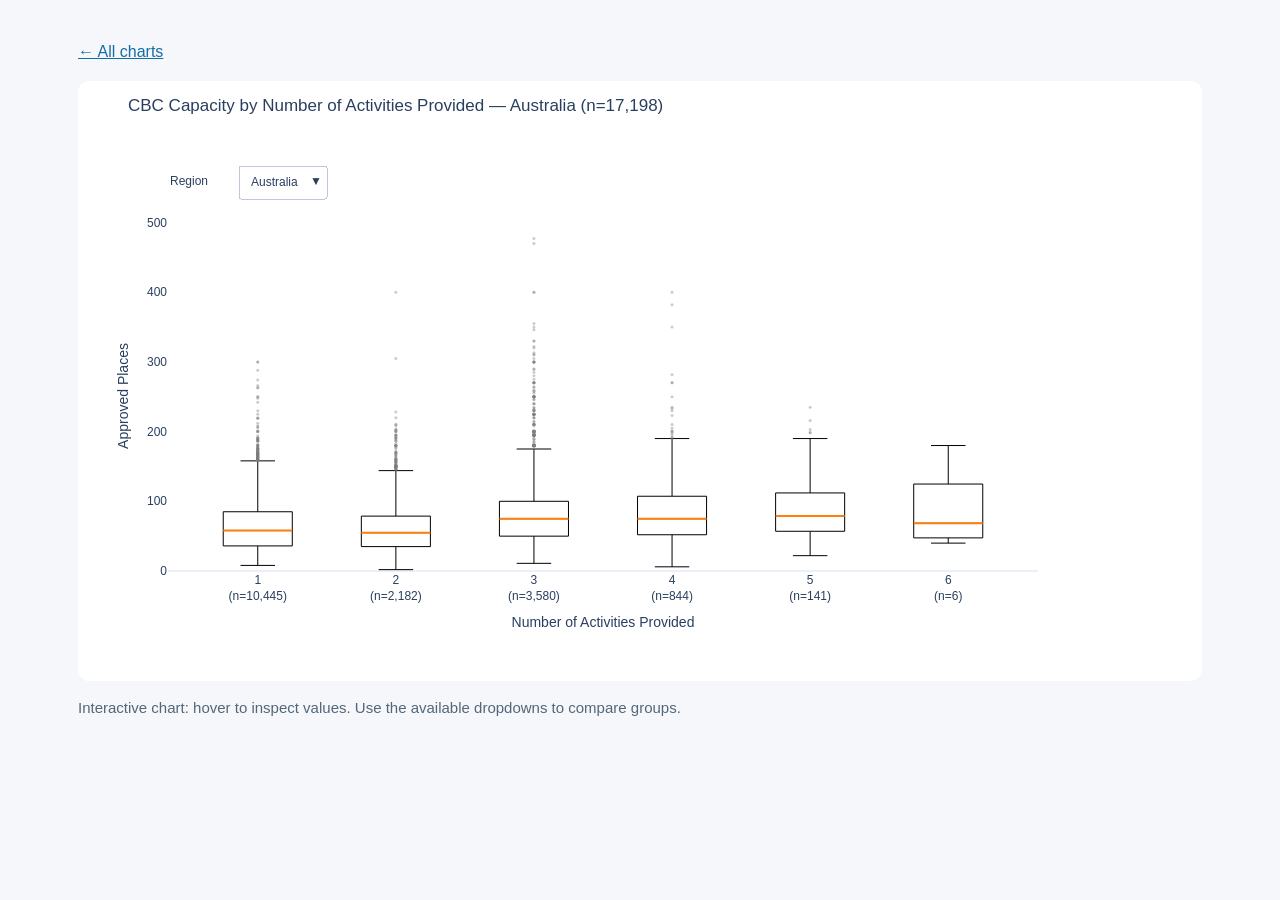
<file: docs/charts/capacity-by-activity-count.html>
<!doctype html><html lang="en"><head><meta charset="utf-8"><meta name="viewport" content="width=device-width,initial-scale=1"><title>CBC Capacity by Number of Activities Provided — Australia (n=17,198)</title><link rel="stylesheet" href="../assets/style.css"></head><body><main><a class="back" href="../index.html">← All charts</a><div class="chart"><div style="height:600px; width:1000px;">                        <script>window.PlotlyConfig = {MathJaxConfig: 'local'};</script>
        <script charset="utf-8" src="../assets/plotly.min.js"></script>                <div id="chart-capacity-by-activity-count" class="plotly-graph-div" style="height:100%; width:100%;"></div>            <script>                window.PLOTLYENV=window.PLOTLYENV || {};                                if (document.getElementById("chart-capacity-by-activity-count")) {                    Plotly.newPlot(                        "chart-capacity-by-activity-count",                        [{"boxpoints":"outliers","fillcolor":"white","hoveron":"points","hovertemplate":"\u003cb\u003e1 | Australia\u003c\u002fb\u003e\u003cbr\u003eServices: 10,445\u003cbr\u003eMin: 8.0\u003cbr\u003eQ1: 36.0\u003cbr\u003eMedian: 58.0\u003cbr\u003eQ3: 85.0\u003cbr\u003eMax: 300.0\u003cbr\u003eCapacity: %{y:.1f}\u003cextra\u003e\u003c\u002fextra\u003e","jitter":0,"line":{"color":"black","width":1},"lowerfence":[8],"marker":{"color":"gray","opacity":0.4,"size":3},"median":[58],"name":"1","orientation":"v","pointpos":0,"q1":[36],"q3":[85],"quartilemethod":"linear","showlegend":false,"upperfence":[158],"visible":true,"width":0.5,"x":[0],"y":[[106,60,70,75,47,58,75,77,100,80,63,74,59,57,52,57,67,44,65,75,64,75,75,75,57,74,88,90,64,85,75,58,60,52,53,52,65,54,54,50,59,57,82,58,75,50,44,59,74,60,74,75,70,79,70,74,52,55,63,71,70,75,59,57,69,75,82,46,64,99,72,159,62,58,62,75,80,43,40,44,55,40,25,61,60,60,75,75,64,134,65,75,41,84,66,190,72,63,60,100,58,65,34,74,65,64,75,75,64,86,76,72,64,65,75,65,50,77,70,45,80,75,74,40,59,53,48,50,58,44,50,81,55,43,44,74,93,82,75,74,81,85,75,77,73,64,60,59,67,60,120,106,44,74,75,75,71,40,75,86,75,75,75,74,138,68,74,80,64,74,75,45,60,124,75,74,40,74,91,86,40,21,200,68,60,66,65,59,59,55,75,74,75,62,110,135,75,60,80,74,147,136,65,75,68,63,63,114,62,109,148,68,150,80,75,21,65,65,74,75,149,58,75,111,54,73,74,75,113,75,60,74,74,62,99,74,74,114,76,140,139,122,175,83,75,75,52,74,74,60,65,74,129,74,114,74,74,66,74,74,74,125,156,74,62,75,97,34,75,75,62,118,74,74,74,120,75,75,84,79,75,75,66,50,74,75,75,64,83,75,90,80,74,63,75,79,75,77,99,22,75,50,75,50,74,44,75,75,124,74,110,118,75,130,75,75,120,75,64,75,75,72,85,58,74,75,75,125,80,92,75,61,150,37,75,74,75,74,75,62,75,55,53,75,75,74,50,64,75,65,35,75,225,74,52,96,41,74,78,74,124,75,98,80,75,75,75,80,51,93,75,133,78,31,49,41,40,68,29,134,21,55,21,16,18,27,24,21,24,29,45,45,60,45,44,50,50,25,20,25,50,49,50,88,26,25,30,25,50,24,25,25,24,25,25,22,25,25,22,22,21,25,48,25,25,24,25,24,25,50,25,25,24,25,25,25,23,20,20,25,24,50,25,25,49,25,25,30,25,25,20,24,25,50,24,50,33,25,30,75,22,25,22,25,25,25,25,25,25,20,24,50,25,24,50,100,22,24,25,25,22,25,22,49,25,20,25,25,25,24,24,25,22,25,50,24,50,25,25,50,75,25,25,24,25,49,25,25,50,23,25,50,22,25,25,50,24,20,22,25,25,25,25,25,41,25,20,49,50,23,25,25,22,24,22,47,25,24,50,25,25,75,25,24,22,25,73,25,22,23,22,21,22,22,24,25,65,25,25,25,25,25,22,25,49,50,25,24,24,25,25,27,24,46,44,25,25,44,25,24,25,24,23,25,25,25,44,25,25,25,24,23,50,25,58,25,24,25,50,25,23,20,25,25,25,26,24,44,25,24,50,62,25,48,49,26,24,48,24,25,25,21,48,22,50,50,46,25,22,74,25,48,75,21,24,25,20,24,24,24,22,25,20,25,44,24,24,25,22,25,266,70,138,100,74,85,72,61,29,80,80,147,75,75,100,49,75,160,21,135,24,100,55,79,75,201,75,150,40,127,96,45,59,91,69,29,25,75,75,75,84,92,93,75,99,99,46,117,75,94,75,75,75,129,75,147,119,75,57,81,75,117,75,74,75,136,96,75,97,75,102,119,122,102,139,102,75,34,263,105,75,44,69,75,144,75,75,74,75,119,69,55,75,75,100,75,75,125,58,87,149,75,93,68,140,80,75,75,75,14,55,90,90,75,156,75,22,75,75,180,145,83,86,150,70,122,57,75,75,95,75,75,19,75,150,101,74,75,75,75,75,85,107,75,82,75,80,68,119,115,75,75,106,75,75,128,117,22,90,58,24,75,75,44,75,119,81,80,74,119,24,75,107,80,100,75,131,41,105,59,167,149,75,75,75,73,75,151,75,70,75,75,25,60,36,72,75,75,75,28,99,29,57,22,150,75,97,44,48,34,25,79,24,74,74,75,63,20,90,20,82,116,75,35,111,72,75,113,75,29,44,104,44,75,75,80,75,75,24,74,116,65,75,149,75,150,105,25,75,138,94,50,87,20,100,118,75,80,102,84,67,101,150,75,45,150,75,97,25,150,75,75,78,119,181,75,94,85,75,44,63,24,146,24,75,75,97,150,75,70,75,75,72,84,70,65,61,125,65,109,75,86,75,75,88,60,63,70,66,75,24,156,113,14,66,90,75,24,60,75,75,170,150,75,20,75,24,22,75,75,48,24,48,24,48,48,24,24,24,70,88,50,32,24,30,93,48,44,38,56,24,24,24,45,24,47,44,75,75,75,75,150,194,75,24,24,75,76,45,46,30,30,57,66,27,74,31,21,64,57,55,26,25,82,66,62,73,30,53,76,33,56,78,60,75,75,75,79,75,82,75,73,75,48,88,48,45,90,29,96,45,37,26,59,61,59,36,28,61,26,83,29,57,55,36,73,44,86,53,27,56,46,90,58,55,45,44,25,24,22,60,59,33,78,40,60,58,64,59,80,75,24,28,35,151,42,61,35,50,21,72,44,31,44,34,36,44,59,40,44,45,33,59,71,62,38,96,44,66,50,53,25,51,25,58,37,90,24,50,51,29,30,30,66,30,54,58,23,30,30,22,28,55,60,99,60,48,25,52,59,55,55,33,28,29,30,63,66,25,80,98,165,52,48,75,29,55,79,57,30,35,31,68,53,71,33,33,34,90,46,28,29,47,29,33,28,33,78,30,49,68,30,30,33,31,30,30,33,30,30,30,60,30,27,55,33,54,33,89,110,33,32,33,57,30,30,28,27,53,120,30,50,30,25,30,50,24,50,48,60,109,46,47,55,163,64,55,30,35,30,121,47,64,95,30,60,65,33,33,50,81,59,65,75,46,62,72,35,52,35,62,29,60,66,33,33,33,33,71,75,130,52,67,62,55,66,66,30,28,27,52,30,28,60,30,27,51,54,51,25,28,49,27,55,31,44,70,51,102,60,58,29,68,127,33,24,27,250,155,60,31,250,81,44,33,33,70,49,58,52,30,30,83,33,30,86,30,78,45,82,50,65,32,50,72,30,33,33,48,69,77,90,52,32,60,33,33,52,72,30,30,29,28,28,30,30,30,36,30,30,30,60,29,35,150,44,56,27,40,60,140,68,94,83,50,55,55,34,30,28,28,33,47,66,49,55,60,51,54,57,62,56,57,33,46,54,41,39,26,30,30,30,75,33,30,33,30,66,30,30,29,30,60,29,28,82,155,39,56,26,30,29,30,30,29,50,25,28,30,29,26,30,29,29,28,50,30,27,45,45,39,38,48,50,32,60,48,23,23,33,30,30,63,25,30,26,48,30,29,91,66,30,30,41,77,47,60,120,30,30,28,90,31,90,33,30,28,31,70,81,85,28,138,22,55,27,57,25,68,60,25,77,89,33,29,54,23,25,78,79,30,29,52,68,47,54,66,75,108,30,68,30,28,99,26,27,28,24,61,56,45,36,45,36,68,32,58,33,51,67,131,26,24,33,24,51,48,30,30,50,40,155,30,54,54,54,66,60,48,24,130,29,29,29,72,29,56,52,63,27,51,49,48,40,41,76,44,59,60,29,30,64,30,27,20,33,30,32,30,33,33,31,33,63,23,33,33,30,28,45,106,42,60,25,91,45,56,64,27,25,27,40,35,75,80,60,66,30,30,33,28,45,30,30,30,56,30,30,60,45,29,33,33,33,33,100,39,66,30,53,26,30,30,25,29,61,28,28,30,28,29,29,30,55,24,25,30,27,30,30,25,38,64,38,30,58,26,50,45,67,35,29,51,60,30,33,33,29,24,104,51,29,166,50,79,31,54,63,49,48,41,76,33,66,33,32,60,80,57,59,37,118,64,59,59,22,21,19,30,28,28,26,28,34,33,32,36,60,33,64,66,26,33,24,33,60,34,37,37,50,40,93,30,28,61,33,30,30,28,29,26,30,29,30,35,57,42,22,27,27,33,63,30,38,60,30,24,30,25,25,25,66,55,66,170,29,98,59,80,30,66,54,96,38,50,81,45,58,30,44,30,27,28,27,56,33,30,30,55,30,27,65,27,79,73,85,60,60,40,30,29,30,109,30,30,64,67,69,97,61,24,14,28,29,28,28,21,142,29,65,74,72,49,52,108,60,60,111,27,66,30,29,28,45,86,50,61,68,58,25,33,69,66,55,59,55,43,70,28,33,54,30,29,37,35,50,50,90,92,48,22,26,25,40,29,31,78,33,25,30,23,53,90,55,40,77,39,44,32,90,58,60,24,28,33,63,28,27,30,48,52,30,60,29,60,44,30,55,29,29,56,100,80,30,53,59,42,30,45,27,30,54,114,33,58,84,30,27,63,49,72,71,94,23,30,52,67,24,40,40,60,53,36,27,30,29,57,29,28,60,35,58,76,57,64,60,60,83,27,72,28,55,33,30,60,62,29,30,29,29,30,33,30,30,30,30,93,50,60,33,30,25,24,25,40,55,30,27,27,30,30,29,25,29,27,86,118,30,27,30,30,30,30,30,26,28,66,23,30,29,30,30,56,30,35,35,52,50,60,30,30,30,29,30,30,30,29,30,51,66,29,30,29,66,30,33,30,30,29,60,28,37,70,35,60,66,115,43,35,26,33,30,30,30,26,30,65,60,89,48,50,55,75,67,59,51,65,98,30,30,29,30,30,33,30,30,30,56,30,30,30,63,38,96,44,30,38,26,66,58,79,55,62,97,42,30,31,33,78,33,145,61,47,88,81,60,27,30,33,32,30,27,55,66,58,30,30,30,17,28,131,126,105,91,90,50,109,106,87,67,60,74,30,25,120,29,51,100,90,40,60,34,74,62,44,69,54,58,73,89,75,71,36,60,103,62,77,80,45,50,73,65,70,33,25,27,60,66,92,77,95,91,67,28,39,48,55,220,55,55,44,55,50,107,88,45,45,100,26,36,87,20,60,27,24,30,40,66,63,33,66,140,24,21,37,37,23,154,30,60,76,52,22,60,66,45,25,103,113,100,55,29,50,30,92,50,113,74,66,132,35,49,88,102,50,54,29,30,78,146,44,58,120,85,30,60,30,122,61,120,62,40,120,70,120,45,65,70,90,29,40,274,49,24,60,26,45,70,83,61,90,65,162,120,43,30,75,100,77,40,93,55,75,100,54,30,62,56,75,95,30,120,130,125,110,30,105,40,58,122,120,110,89,99,72,105,92,176,46,61,120,90,66,120,100,124,130,60,149,60,70,99,131,120,125,91,37,78,110,22,105,30,60,120,85,40,120,34,120,50,137,105,105,70,20,90,60,60,70,62,90,50,75,93,121,84,103,140,120,55,75,94,120,80,78,78,105,120,54,112,136,74,116,136,109,124,69,140,40,30,110,81,120,30,92,38,49,50,80,159,90,130,46,120,66,64,120,110,66,87,98,115,168,70,90,90,30,89,75,90,70,120,60,50,25,66,41,55,59,119,79,75,110,88,150,120,60,116,65,124,48,35,113,54,93,160,51,90,75,91,55,63,70,87,63,51,62,105,57,120,29,30,29,108,50,60,75,67,163,100,39,60,86,70,95,73,64,169,120,120,19,47,58,73,62,50,28,90,33,67,60,25,120,108,45,29,43,98,127,78,50,114,114,50,29,30,60,30,60,45,80,38,29,75,52,33,27,60,92,124,140,70,126,33,60,76,33,91,91,64,146,77,136,100,104,108,84,84,107,120,120,63,90,37,36,69,105,120,95,140,80,60,120,60,45,45,81,75,75,120,67,75,60,60,54,100,100,75,30,70,60,90,80,99,84,90,90,60,60,120,122,75,84,70,90,44,60,120,133,118,95,67,60,90,60,90,75,60,112,48,40,90,67,90,73,48,75,56,60,120,73,120,120,90,70,90,50,70,90,122,145,120,74,90,56,70,103,101,150,78,61,58,55,120,180,105,73,120,105,115,75,60,120,75,105,65,75,90,120,70,96,105,121,66,67,80,90,68,120,90,75,70,60,90,60,60,120,55,94,60,95,77,120,80,75,60,60,75,120,86,80,60,126,81,91,34,95,100,110,30,120,120,94,46,120,33,62,24,36,58,80,147,133,48,119,123,132,66,60,288,120,45,90,59,104,124,94,69,62,100,90,45,24,60,82,120,120,127,63,90,65,120,90,120,125,100,45,49,38,100,76,45,20,43,60,80,45,60,30,60,65,30,36,24,15,30,45,45,30,30,120,34,29,45,20,100,50,30,50,80,45,60,30,22,23,36,63,60,80,120,41,80,33,22,60,33,75,44,60,90,100,80,15,60,137,65,30,72,60,88,80,60,150,49,104,47,99,29,30,105,45,26,43,131,44,30,30,51,30,30,99,45,23,75,19,60,90,69,40,45,24,42,66,106,30,128,71,85,93,131,94,30,52,33,134,126,99,40,120,114,33,27,88,79,62,76,32,33,30,25,37,29,45,120,188,71,73,120,50,120,67,98,73,32,30,90,56,54,17,24,115,82,97,75,50,131,83,152,74,28,34,30,25,29,60,73,60,70,30,24,28,93,29,50,82,70,110,34,50,24,60,28,45,56,60,49,46,90,70,77,37,88,37,70,65,73,66,50,33,66,70,59,76,86,76,56,76,90,51,59,52,75,90,35,50,56,75,86,82,66,59,90,90,76,90,79,44,66,57,55,73,36,50,90,44,90,90,76,64,76,75,79,70,59,90,56,46,53,66,87,66,43,39,56,79,51,76,39,76,84,56,59,44,38,70,90,86,38,71,76,58,59,75,58,76,66,51,66,76,63,76,64,90,78,76,100,79,44,48,76,34,63,43,59,103,51,76,32,94,55,26,35,29,36,78,105,74,98,90,81,67,112,54,49,71,29,116,38,32,39,25,39,30,45,29,25,90,54,20,36,71,66,27,29,50,20,66,66,79,40,30,48,60,25,53,53,39,48,56,39,44,40,56,40,40,40,72,40,16,29,55,38,39,39,53,28,61,30,40,48,62,39,40,40,49,72,39,39,29,26,20,39,38,20,49,79,50,20,32,20,36,56,36,40,65,29,29,40,48,90,67,38,51,30,20,30,63,60,32,29,46,36,30,40,17,34,40,59,43,45,49,38,72,70,29,55,39,18,28,42,30,64,163,90,58,59,130,19,79,29,50,90,27,40,29,39,42,28,20,40,74,24,36,20,29,50,30,49,40,23,20,20,60,29,62,40,35,41,30,39,28,50,34,30,44,52,20,39,34,28,29,78,28,100,24,20,31,20,40,59,50,45,40,24,39,70,37,29,57,26,39,20,51,37,60,53,35,29,52,56,92,76,39,21,41,19,40,40,51,81,32,40,35,24,26,40,30,59,38,90,40,93,65,46,41,29,39,63,38,48,120,39,71,56,43,43,28,28,58,74,80,40,42,40,20,27,38,40,45,20,32,41,33,20,30,38,45,40,28,48,52,40,60,40,50,70,45,67,25,40,20,51,45,30,41,35,20,66,33,57,99,39,45,59,69,50,73,42,45,41,80,39,46,28,39,51,40,56,67,18,25,69,39,46,32,90,90,76,20,33,72,62,86,20,29,20,62,39,29,54,105,20,20,90,40,39,30,31,44,81,48,38,56,68,67,49,50,57,59,42,20,40,48,25,40,40,36,40,40,39,94,58,45,53,103,48,20,35,40,47,40,52,35,32,79,32,53,20,19,28,68,60,39,64,35,28,25,39,53,40,35,59,55,53,29,55,24,39,60,33,59,40,90,38,40,27,58,29,40,49,40,40,45,40,20,40,32,40,57,59,60,39,90,26,64,59,40,40,30,25,20,70,48,28,80,44,40,25,64,56,40,58,28,29,71,66,33,56,36,60,40,21,42,20,20,39,29,33,40,38,20,25,29,59,36,25,30,24,36,45,116,39,39,44,40,50,35,104,40,40,23,138,20,90,90,41,40,40,38,29,86,110,36,40,20,32,40,47,45,60,45,41,34,44,20,25,39,39,54,60,29,36,20,29,90,39,59,34,90,24,60,29,38,73,40,40,46,47,38,25,20,20,39,28,36,46,59,39,46,33,32,20,40,38,65,90,82,30,20,55,49,58,59,48,59,49,60,60,60,66,80,50,46,47,40,20,73,30,29,18,40,120,88,58,34,39,38,25,20,39,44,39,59,75,52,120,44,64,39,28,28,56,40,30,20,20,50,39,32,39,36,44,28,39,20,20,68,40,46,54,35,39,39,39,20,40,36,40,40,39,37,49,29,29,27,36,50,44,69,40,80,219,40,26,26,40,27,40,67,23,30,40,88,117,76,92,82,78,74,88,48,97,56,71,82,88,89,60,30,23,32,20,25,25,59,20,35,44,79,39,28,29,75,69,53,136,43,28,44,102,56,90,39,38,90,42,72,90,90,20,45,38,45,48,56,35,36,29,20,46,80,27,40,47,45,28,75,42,39,44,32,75,29,88,25,40,51,23,20,50,25,56,34,60,29,75,40,29,48,59,89,29,72,39,28,80,125,50,40,60,47,46,90,40,48,29,63,80,36,46,20,80,40,29,40,20,78,53,60,74,70,40,40,42,98,50,99,41,20,46,74,35,88,60,29,29,58,55,28,39,72,20,45,29,60,60,60,25,39,45,56,39,48,42,15,36,28,38,40,60,30,90,52,28,46,25,39,66,29,38,29,28,24,60,50,35,42,60,72,60,46,38,26,32,48,66,39,28,80,39,44,39,39,96,41,24,37,17,60,52,40,40,80,40,66,40,24,48,90,110,56,50,40,49,40,39,59,20,31,53,35,28,60,60,40,108,28,40,59,32,90,64,36,40,38,60,43,40,40,35,27,59,28,45,26,40,39,51,23,39,44,79,61,58,28,30,39,61,72,40,46,26,59,92,60,58,40,74,30,46,38,20,20,29,70,25,63,28,44,60,64,57,51,64,49,46,20,62,71,28,28,50,60,36,90,51,42,56,48,25,40,79,112,35,30,180,49,72,55,36,36,40,45,36,43,48,28,36,40,37,45,40,51,64,79,89,29,40,50,24,38,40,31,29,28,40,39,50,50,46,66,40,42,34,59,40,40,28,31,61,33,76,76,33,51,44,56,45,38,29,40,20,20,59,30,24,29,36,45,30,39,40,108,16,25,28,30,45,60,25,26,98,20,48,40,45,42,58,82,17,24,40,76,40,32,51,39,27,59,76,39,56,24,40,30,87,59,30,25,40,36,24,38,23,60,80,90,51,117,70,55,31,35,20,36,32,27,16,46,39,29,71,42,40,35,60,33,89,56,87,29,39,39,36,29,75,90,45,49,28,76,35,40,47,38,59,39,39,45,29,58,43,40,41,40,27,44,33,40,105,58,110,48,100,100,90,70,39,32,60,40,81,42,57,29,89,45,38,96,59,90,29,27,26,39,21,60,38,43,29,34,29,27,28,51,59,72,76,59,38,74,65,90,76,59,72,76,86,28,39,30,37,40,40,32,60,20,20,39,33,44,63,44,39,39,27,40,39,30,60,66,51,63,46,20,24,40,84,26,30,40,29,30,53,35,40,25,40,50,40,40,50,40,61,25,27,40,40,40,30,45,25,42,40,30,28,29,30,33,40,25,30,48,40,53,30,43,40,40,30,59,56,56,28,39,40,30,43,40,52,40,40,60,59,40,40,40,40,40,52,35,46,48,60,50,40,35,75,40,26,37,40,65,47,40,25,50,50,40,30,25,41,50,36,50,31,68,39,29,90,105,50,46,25,40,49,56,28,59,75,30,44,44,47,59,40,20,66,33,39,40,36,40,42,36,29,23,20,29,40,50,56,38,56,40,40,59,41,39,49,88,80,45,29,56,50,46,29,90,32,27,30,32,28,64,54,16,29,80,38,78,58,28,38,29,88,37,76,37,25,47,30,77,29,56,54,65,34,52,46,152,92,72,96,66,98,104,69,76,51,74,48,39,55,68,73,55,30,61,59,36,55,35,51,56,39,29,30,59,28,83,44,86,92,60,59,30,56,33,32,20,49,28,39,38,77,44,81,75,56,29,53,31,28,39,28,51,20,39,25,38,39,67,20,40,56,59,29,33,24,35,39,39,36,16,20,25,24,17,40,40,39,25,60,40,39,40,20,61,48,106,40,40,56,43,32,36,40,38,30,60,40,30,25,104,40,40,40,32,40,10,59,75,28,60,29,20,41,51,39,33,52,78,40,39,20,20,60,24,39,20,29,48,154,24,39,40,54,29,29,20,20,59,50,37,39,51,53,37,57,80,52,90,66,60,44,44,63,58,27,27,20,26,75,41,40,37,62,38,34,45,85,62,69,39,58,90,76,38,38,90,51,70,48,29,61,45,38,58,48,25,47,58,39,65,39,59,40,29,26,32,30,24,30,33,15,52,26,20,40,46,30,48,20,36,66,105,39,39,48,57,22,39,20,40,90,20,60,54,39,25,20,37,57,47,24,30,39,35,56,66,62,39,44,40,20,30,44,44,30,56,42,76,39,22,70,45,29,40,20,57,74,40,38,40,39,56,65,69,20,19,46,50,34,33,40,20,20,48,30,24,41,75,55,29,46,53,24,76,150,45,40,45,40,69,50,25,74,20,154,32,17,42,29,20,55,64,39,45,25,29,25,29,25,59,58,20,23,24,20,29,40,28,20,50,23,37,63,20,29,53,36,28,80,29,29,38,40,39,36,20,60,39,48,39,60,29,46,27,25,39,25,19,29,130,20,55,30,59,28,45,28,39,63,44,39,40,99,28,25,20,50,20,35,20,26,49,42,100,64,28,46,39,49,90,29,36,76,29,45,28,28,36,108,42,48,59,78,45,37,75,29,28,16,60,20,29,27,35,38,60,81,32,40,24,60,25,29,24,39,59,64,25,24,39,40,53,40,50,49,75,43,39,40,39,15,46,76,50,50,40,33,39,45,92,55,24,32,40,41,40,29,56,39,74,89,58,48,50,88,26,37,26,59,56,40,59,23,23,26,39,29,39,40,30,60,49,87,28,56,61,60,59,156,65,20,40,40,29,38,39,48,90,50,50,40,94,29,20,31,42,25,18,28,39,65,64,65,45,29,39,59,20,35,21,67,40,51,75,40,173,29,56,20,55,79,29,20,20,40,20,80,56,53,30,39,58,74,59,38,29,72,40,30,38,51,57,70,52,20,45,39,90,68,30,29,70,29,52,39,73,50,45,64,57,48,75,89,40,64,60,60,90,90,20,40,44,37,39,88,39,20,20,30,58,46,28,48,46,33,36,103,29,43,28,28,25,50,60,34,80,64,78,46,48,29,29,40,38,75,40,58,40,36,45,60,39,24,65,60,89,40,49,29,39,45,39,46,39,50,54,32,134,69,35,90,50,25,40,76,18,48,75,30,57,41,58,52,27,26,29,40,92,40,30,44,40,20,60,29,59,60,50,51,65,20,24,39,53,59,22,26,52,35,70,41,40,39,28,20,64,52,40,25,38,20,30,40,80,53,40,27,40,55,39,50,20,57,30,27,120,24,23,40,50,70,52,39,60,90,29,40,55,44,30,46,49,20,85,40,25,25,30,60,20,46,40,38,27,24,29,56,39,26,29,40,90,32,45,45,29,56,20,19,60,22,40,28,27,20,20,39,25,59,132,39,29,36,31,40,29,39,29,82,30,40,25,29,75,32,22,15,32,40,66,49,90,29,44,20,33,40,39,71,44,39,45,39,20,67,60,39,29,39,28,59,50,28,39,56,40,73,25,39,29,60,44,72,46,36,66,72,16,50,90,24,20,60,81,39,24,45,20,90,38,46,20,56,90,104,15,46,26,53,25,40,29,29,33,50,88,51,48,56,56,28,47,46,46,20,79,45,28,26,28,29,29,66,76,22,29,47,59,23,30,25,57,19,35,75,40,27,48,45,40,50,78,39,60,40,29,34,66,38,80,56,29,48,59,32,36,43,91,20,28,40,59,50,29,40,24,50,72,69,59,59,55,40,40,42,60,60,25,40,40,40,42,50,57,20,40,20,29,65,39,49,40,75,20,76,82,20,56,40,27,70,40,20,106,29,20,44,39,40,50,36,55,40,90,29,56,25,40,40,26,50,53,29,60,40,60,90,55,40,56,48,60,45,39,71,26,46,29,34,29,35,32,40,50,26,40,48,47,40,20,50,60,40,79,28,52,28,24,71,55,28,39,39,40,46,39,75,22,36,46,50,26,49,40,28,55,14,39,28,69,20,28,20,55,58,38,20,39,33,46,32,28,24,46,45,20,35,36,63,46,80,90,48,20,20,50,55,79,60,39,29,60,56,52,50,30,28,30,51,20,54,124,40,39,49,45,59,36,29,44,57,33,45,29,86,94,150,100,95,121,39,143,54,48,57,120,47,67,50,48,72,54,67,66,36,46,75,67,80,64,92,90,92,132,59,84,85,96,93,75,142,108,57,42,42,90,16,62,55,90,120,102,92,77,92,45,112,77,59,90,36,108,90,120,87,80,95,66,49,39,67,85,55,64,62,62,25,55,68,90,65,89,174,52,53,85,33,115,38,63,98,90,63,30,45,36,30,47,60,61,43,66,72,55,30,68,60,53,15,40,74,75,75,55,105,75,113,75,50,105,15,81,35,78,55,112,94,56,55,24,87,113,70,45,96,45,20,77,80,38,57,94,106,78,77,50,35,46,25,41,40,71,37,91,55,75,30,89,60,50,70,46,45,73,59,60,50,44,44,30,62,55,45,26,45,73,90,25,30,30,34,75,40,42,49,45,45,39,39,50,15,30,45,45,30,53,30,59,75,15,35,25,91,55,52,84,45,34,40,68,45,24,52,60,45,54,69,33,30,30,62,40,30,26,62,100,75,60,75,80,50,70,85,73,64,73,20,40,23,36,30,45,75,55,50,90,45,30,44,45,45,30,95,30,30,45,45,45,44,60,50,35,30,147,24,30,45,45,26,45,137,32,45,90,15,33,30,30,65,60,74,45,25,52,60,52,100,90,60,75,79,75,110,57,90,70,65,103,75,37,90,87,90,70,75,75,60,90,70,75,100,85,85,55,90,90,70,115,55,70,90,75,40,30,87,125,52,41,35,30,60,45,30,61,53,45,58,23,40,45,24,80,30,45,35,45,62,56,45,30,60,130,70,40,100,28,45,45,53,44,26,91,15,27,55,45,19,65,45,60,92,30,60,53,56,61,30,30,30,50,45,15,57,60,60,28,45,40,34,35,45,44,44,53,44,30,30,70,15,80,30,30,45,54,45,75,55,63,30,30,38,75,25,30,45,53,66,30,65,45,45,44,45,30,30,18,29,40,72,87,45,45,45,36,30,60,30,42,45,40,34,30,40,85,29,66,30,50,41,15,25,80,45,38,37,60,30,25,30,17,35,44,100,45,60,30,42,38,46,80,20,45,45,30,75,45,190,45,28,42,92,30,75,30,40,24,56,80,15,33,30,41,158,57,60,45,53,52,24,39,21,38,27,30,14,30,30,45,45,26,45,32,54,43,25,60,100,75,105,85,74,44,40,45,18,30,76,15,89,39,90,22,52,35,30,45,30,41,58,30,30,30,66,31,52,30,45,45,35,89,34,51,60,52,75,86,30,30,80,47,63,45,30,30,40,30,52,28,90,105,120,45,40,120,100,100,130,150,75,90,120,100,54,45,38,45,30,30,41,105,42,50,42,30,46,37,40,30,50,45,38,61,30,50,60,25,19,77,60,73,45,77,45,80,74,112,84,45,45,30,45,55,26,45,45,45,70,45,79,45,68,28,40,62,80,38,41,20,51,71,42,98,36,49,45,30,68,55,30,45,45,39,85,60,59,110,65,38,30,42,30,30,65,79,35,22,100,50,50,50,44,50,75,50,22,50,22,22,22,22,22,50,50,43,48,49,25,44,23,50,44,75,45,22,22,75,45,23,25,50,74,57,42,75,25,47,50,50,50,46,88,70,25,66,20,23,22,42,25,50,22,50,25,54,66,49,44,45,50,50,25,15,122,39,45,56,72,73,110,38,80,41,38,27,36,90,39,52,79,47,30,39,140,72,159,66,40,33,30,58,110,123,70,60,30,47,60,70,64,87,66,30,59,99,66,187,48,24,24,24,24,24,24,24,96,50,60,44,40,24,25,82,53,56,85,64,80,40,21,84,90,101,17,44,51,60,78,40,81,58,60,52,51,20,25,20,20,20,20,20,20,20,20,20,20,20,20,20,20,40,20,50,42,30,54,39,60,46,30,80,55,47,30,33,126,112,56,40,45,50,82,30,31,106,60,68,49,80,85,65,43,26,89,79,60,54,60,40,120,52,49,75,45,74,47,16,43,20,120,72,16,35,29,56,86,60,140,40,30,31,40,79,68,40,88,80,132,143,27,44,67,28,42,49,40,20,45,40,45,111,85,57,90,100,72,70,104,87,66,66,60,72,55,64,57,106,65,137,105,105,38,89,62,42,60,61,29,14,55,20,57,33,55,35,50,59,39,58,37,24,47,19,60,90,51,38,15,37,24,62,62,62,68,72,82,60,82,43,80,18,40,53,72,138,60,114,60,20,94,52,36,40,46,35,44,49,98,114,35,88,133,36,47,99,75,65,72,55,30,84,19,38,68,86,23,40,45,28,48,48,50,65,59,53,99,67,85,54,68,85,55,82,97,85,85,95,72,99,85,97,96,70,99,57,99,72,75,82,99,66,99,57,68,45,72,87,72,75,82,75,95,56,85,99,82,77,97,97,94,97,82,81,47,102,99,19,58,26,98,117,41,99,38,49,60,42,67,25,60,18,86,65,79,60,61,50,112,87,138,60,44,52,43,64,72,65,87,50,73,64,26,19,55,20,168,14,76,20,24,62,53,71,19,58,60,99,45,41,73,44,37,77,25,52,19,30,49,65,36,65,30,32,35,64,47,42,19,65,67,72,60,47,38,73,30,45,52,43,39,41,20,42,28,80,78,36,48,56,55,182,56,55,39,55,55,30,30,62,62,32,36,87,49,19,70,41,84,56,57,51,95,55,83,68,70,72,62,60,69,57,78,42,69,75,40,85,48,47,48,94,57,12,57,89,42,72,97,38,72,28,47,20,73,67,47,104,71,36,33,42,42,37,67,20,45,42,48,47,57,72,43,52,35,90,56,35,47,68,42,59,40,45,38,20,38,69,67,37,64,31,43,85,59,48,40,40,99,70,60,30,47,33,50,28,35,47,60,50,57,58,36,37,57,100,19,24,37,82,90,72,45,48,42,55,62,40,32,20,52,43,39,22,24,92,59,78,120,38,29,40,30,45,60,60,55,60,50,116,30,83,130,75,20,60,73,40,45,30,59,50,109,20,50,61,24,43,71,205,75,75,150,115,75,107,150,75,24,24,22,73,24,44,80,123,44,74,66,84,139,24,24,24,24,24,24,24,24,48,48,24,24,48,24,24,24,24,24,48,24,24,48,24,24,24,24,24,24,48,24,24,24,24,48,24,24,24,24,24,24,24,24,24,24,24,24,24,24,24,24,59,50,34,40,48,30,159,15,28,30,68,60,60,60,30,110,26,50,30,70,40,19,88,75,110,69,68,46,26,60,150,80,36,52,73,56,42,90,30,47,56,45,140,72,45,28,102,17,40,20,29,48,20,24,44,63,90,80,68,50,50,95,116,72,110,71,110,75,80,110,92,106,76,42,104,120,113,132,128,110,58,104,30,15,95,101,116,88,48,122,106,128,148,104,120,96,124,99,138,132,24,95,68,76,66,25,80,140,130,146,112,110,110,83,60,81,109,68,120,94,130,112,94,40,90,71,112,92,92,29,108,120,77,92,96,110,52,104,89,86,25,24,88,62,40,86,122,40,60,40,110,99,100,130,94,30,30,80,100,92,15,38,90,110,82,30,108,130,90,128,81,96,92,97,91,68,86,91,128,99,28,90,96,68,108,159,106,42,124,40,155,86,86,24,171,116,100,38,60,24,41,103,109,86,100,44,110,88,128,15,72,96,22,13,21,29,12,27,29,25,88,89,100,95,83,28,30,52,120,75,101,66,160,54,68,45,70,56,48,103,43,60,28,28,56,58,75,110,94,41,125,40,21,29,22,44,92,28,38,73,48,15,45,138,66,40,66,119,44,56,66,25,100,45,40,52,60,36,25,39,75,22,22,22,22,22,44,75,30,33,40,55,56,74,66,42,22,96,62,48,80,38,24,24,24,80,32,22,20,25,12,12,16,10,30,15,48,14,12,53,75,28,29,25,25,23,25,24,17,114,21,67,119,86,134,44,14,77,75,48,22,25,22,36,66,96,103,127,80,75,71,80,78,52,59,40,59,58,22,22,59,66,107,66,100,82,36,99,30,22,75,44,42,106,59,22,12,68,24,48,23,24,14,20,200,52,99,109,66,75,30,39,36,50,66,58,50,60,90,129,45,102,40,100,20,19,39,66,79,60,143,62,98,20,22,56,22,50,92,171,60,45,39,46,120,30,55,28,90,15,70,44,48,73,67,120,69,125,118,99,94,48,53,30,174,20,85,65,45,191,59,113,50,120,36,22,22,22,55,40,24,66,68,40,57,75,120,90,71,22,89,48,44,90,74,70,30,107,120,76,54,40,50,144,60,85,30,12,78,52,90,120,28,108,64,40,65,52,24,103,48,145,84,120,67,124,29,38,126,84,90,125,64,96,130,73,24,53,57,162,24,40,135,12,92,72,60,36,35,20,112,188,132,78,19,84,20,165,29,25,60,88,104,24,92,124,44,82,162,30,80,38,36,248,34,142,75,60,114,130,120,83,90,84,20,30,132,83,53,90,75,69,104,99,129,22,153,24,103,86,45,22,60,84,30,44,40,30,40,121,99,67,28,74,99,72,118,76,162,99,24,44,150,48,88,44,68,72,120,96,40,20,26,76,47,60,117,71,40,66,49,70,106,92,76,88,90,100,121,48,45,120,45,36,71,66,43,102,88,24,99,60,171,38,34,114,47,76,40,90,30,122,127,30,66,30,30,57,22,40,118,66,81,59,84,68,74,45,40,83,64,71,39,100,65,80,72,25,33,24,77,120,15,44,25,90,59,50,98,60,27,103,119,100,60,42,62,99,22,78,77,72,66,28,120,22,80,44,130,30,242,40,88,80,25,67,75,110,90,66,88,126,26,31,69,141,64,103,60,45,82,34,38,84,110,26,71,90,90,28,24,25,44,24,60,38,22,68,72,151,25,60,60,116,28,131,24,30,72,108,36,20,156,26,50,86,25,88,60,94,96,84,27,96,70,104,83,97,98,90,96,45,110,98,176,90,72,45,96,28,48,62,92,148,62,72,92,133,29,65,70,86,45,123,140,157,136,27,49,96,83,102,148,21,150,90,130,66,118,44,79,66,76,60,120,101,43,37,147,66,90,48,45,149,47,102,75,33,66,44,77,96,18,76,33,30,97,101,99,50,18,44,118,112,30,30,140,24,84,140,123,65,90,94,24,86,100,30,58,60,136,98,100,50,21,80,65,38,55,45,98,124,106,112,32,92,140,22,99,45,38,72,30,90,21,111,44,130,38,125,99,75,91,60,120,175,29,90,114,94,48,25,97,118,92,101,40,11,108,59,44,124,104,85,150,12,44,110,96,100,95,124,21,144,122,60,103,99,140,34,39,43,66,78,90,90,77,100,66,78,99,116,47,62,46,72,74,13,58,60,80,80,70,92,45,100,219,116,100,140,35,52,74,140,83,86,95,45,60,20,70,25,30,50,85,86,94,66,40,103,65,95,79,74,207,102,98,60,107,30,128,124,116,90,75,30,72,56,85,59,32,20,24,171,135,50,104,78,88,65,145,51,32,28,31,140,85,90,92,80,100,30,59,94,72,130,134,123,34,152,300,22,92,26,25,208,93,96,120,84,25,104,93,72,122,122,114,82,54,22,92,15,20,37,25,125,57,128,42,98,100,125,66,82,137,20,20,120,40,92,45,30,96,30,96,49,88,92,90,104,130,122,75,35,86,30,24,74,75,40,125,30,100,44,110,93,137,44,13,70,122,45,116,120,105,106,45,101,82,139,96,110,120,30,110,50,58,100,24,111,100,30,50,122,72,132,37,105,63,80,100,82,130,150,39,25,80,84,28,12,80,64,33,158,20,62,60,92,108,168,71,73,129,25,35,60,70,124,110,61,125,88,57,90,94,84,40,75,18,36,60,120,85,93,64,85,44,30,120,68,109,90,107,84,97,116,143,124,124,112,186,121,56,65,94,98,75,99,33,38,79,39,25,112,114,102,45,30,108,90,133,80,137,112,86,80,124,120,134,96,113,58,92,72,72,38,73,30,152,100,65,63,25,79,58,82,100,90,109,20,91,87,122,46,98,98,140,90,79,96,30,90,45,212,15,122,92,70,103,90,32,98,110,62,167,56,60,120,58,118,115,62,174,60,100,74,44,90,111,56,79,160,131,120,141,76,130,120,74,75,110,128,120,115,92,144,62,103,106,130,34,40,128,140,154,104,128,88,100,17,93,109,76,134,150,84,84,66,82,59,85,99,84,109,130,85,102,86,16,88,134,144,156,30,112,116,96,100,108,119,135,14,100,110,45,152,48,80,150,51,88,58,103,80,116,108,22,80,75,65,114,200,75,263,43,77,146,80,120,168,70,33,45,96,96,79,154,113,88,66,108,112,128,96,38,60,58,104,112,108,45,29,87,90,57,110,38,178,92,44,45,95,74,114,110,139,35,75,66,66,111,51,92,47,100,190,95,90,72,46,163,70,24,100,111,68,120,96,130,78,30,90,120,99,100,30,120,91,80,135,300,116,33,80,52,70,159,33,20,127,45,96,75,80,90,112,70,167,72,45,58,124,86,100,130,106,104,62,60,86,48,110,112,85,150,134,90,43,119,130,42,40,36,113,102,102,90,90,87,120,114,37,74,70,105,22,131,112,55,77,152,22,62,12,104,93,120,141,104,80,125,126,90,60,120,92,66,48,67,115,93,114,40,100,43,147,36,16,58,91,93,120,120,53,64,126,20,80,81,130,60,40,83,78,51,126,94,150,131,75,38,35,22,37,57,99,134,104,90,25,90,109,89,97,87,61,93,145,100,63,106,79,86,36,129,104,80,64,104,90,66,70,103,109,90,66,90,86,108,35,82,39,126,37,28,60,76,72,22,120,100,105,88,136,149,67,114,111,112,79,66,111,118,80,160,20,109,39,74,66,103,50,88,17,128,82,112,164,164,94,100,105,79,165,90,100,90,50,92,80,48,106,87,57,26,99,111,29,96,120,130,37,104,110,36,94,169,60,99,33,44,14,76,96,36,47,72,103,112,98,91,98,79,112,126,120,68,58,20,80,55,94,90,70,82,59,66,96,39,90,74,70,120,104,92,72,100,39,92,104,40,125,76,142,60,88,100,94,39,24,92,30,40,82,94,142,94,40,120,78,20,40,31,72,28,96,72,124,191,103,91,130,108,132,130,150,97,76,130,25,66,126,40,130,158,93,80,67,52,45,91,60,34,74,24,100,58,92,90,73,120,132,58,120,33,114,134,74,65,44,126,100,39,29,97,100,162,82,90,76,107,108,30,71,102,59,80,121,38,90,54,171,86,176,120,22,58,122,102,104,77,108,72,111,40,117,90,117,101,95,29,81,156,83,25,36,124,122,55,42,126,39,155,100,92,68,120,77,169,21,14,66,80,64,85,96,129,96,120,59,129,74,57,38,38,55,151,62,22,35,70,43,83,52,80,88,130,145,124,87,58,38,140,150,91,110,131,43,24,168,108,60,48,40,57,90,12,68,115,70,66,82,82,90,109,40,100,120,80,90,80,34,50,48,125,92,90,55,15,43,70,89,114,75,114,46,134,90,75,75,22,40,111,186,51,75,39,92,132,83,120,105,96,82,79,152,109,71,124,100,22,103,130,120,92,19,94,100,47,68,30,118,86,96,22,166,90,120,152,123,114,100,140,25,66,120,122,71,20,70,134,86,100,62,30,94,101,85,22,59,154,63,92,80,130,132,15,160,110,47,25,78,75,84,34,40,120,75,179,129,124,25,22,119,135,100,23,80,131,60,135,108,102,76,94,132,120,48,45,124,176,38,56,24,105,36,77,57,110,31,80,99,94,118,70,99,97,90,72,58,82,34,104,125,29,151,100,82,98,134,83,62,40,124,77,82,20,80,46,105,85,126,112,27,122,104,94,50,120,126,20,39,75,126,118,55,80,168,104,60,50,88,44,50,132,110,90,66,96,123,122,76,92,130,84,10,104,10,15,36,50,53,140,57,122,73,82,80,120,75,44,90,110,25,16,149,40,84,40,18,82,30,8,10,82,102,83,54,65,83,20,105,33,118,61,80,21,49,30,66,49,50,51,88,152,70,44,35,96,30,19,90,96,104,112,141,74,156,86,79,24,60,50,45,41,44,104,83,92,56,30,90,92,112,102,76,81,148,107,78,100,155,98,126,92,98,64,64,66,30,112,99,68,80,44,72,31,78,105,44,115,84,86,107,92,77,66,36,115,92,18,40,104,98,124,42,84,89,44,66,29,110,40,108,81,130,130,107,30,112,20,100,120,146,68,150,144,24,29,52,40,150,80,94,102,130,33,63,80,60,54,52,73,88,152,79,129,38,46,115,92,39,48,100,37,87,50,99,72,108,55,120,61,34,92,73,84,50,45,58,40,134,97,72,64,103,100,152,23,43,124,72,102,100,55,60,23,106,114,108,83,113,41,109,168,130,66,121,119,154,24,103,99,99,104,144,63,27,35,66,33,125,122,24,75,140,69,152,24,12,44,105,45,66,100,108,66,119,59,144,79,83,35,126,22,124,230,25,66,54,102,95,100,56,55,122,38,24,104,30,44,120,86,99,20,129,71,101,120,69,33,83,172,82,44,24,100,30,140,66,40,22,100,112,136,35,115,94,110,113,57,80,87,60,77,140,55,45,62,115,40,95,75,90,36,112,125,133,105,187,126,154,104,80,82,87,48,106,66,43,82,87,120,120,15,132,75,80,18,100,92,60,61,110,120,122,92,90,50,114,112,38,84,122,121,91,128,46,118,104,90,100,66,60,132,30,99,92,65,126,135,96,125,96,128,60,166,96,108,29,84,99,15,80,73,71,67,175,100,35,104,132,81,122,122,76,59,84,30,130,94,90,90,70,75,72,132,118,118,98,88,139,113,110,120,104,108,124,94,47,76,122,30,20,53,50,73,30,105,68,54,15,54,110,118,90,20,20,130,145,20,132,15,60,20,152,95,50,80,88,94,86,15,20,58,126,48,11,142,96,83,24,62,20,78,32,60,38,65,131,86,108,87,88,66,59,56,140,43,60,92,100,23,68,80,74,91,138,99,16,136,85,149,29,100,30,115,50,168,75,120,60,119,92,88,86,120,59,112,112,88,20,150,33,95,24,124,101,68,28,66,48,94,28,120,139,150,86,116,124,42,84,90,136,64,135,130,108,156,98,58,66,67,133,77,60,107,74,96,86,100,40,112,92,59,25,62,76,58,59,79,61,104,94,20,56,92,61,102,92,79,105,99,67,24,112,78,178,92,97,27,131,87,60,40,89,60,80,66,30,130,75,27,91,125,80,66,160,114,132,52,20,47,60,134,99,134,124,110,127,30,66,15,104,132,97,66,84,136,130,35,11,40,70,24,30,92,92,27,88,18,50,15,30,47,35,27,66,66,88,127,90,121,100,30,30,30,100,44,92,81,92,124,50,36,8,10,87,12,15,15,15,110,40,18,10,11,148,89,66,20,104,120,20,75,66,33,65,100,15,115,66,80,82,66,92,130,114,92,100,120,92,131,67,98,60,38,15,90,94,30,22,160,130,155,88,80,105,88,85,100,22,62,59,109,64,90,65,80,69,100,103,40,72,110,79,86,22,50,114,82,82,97,110,77,91,132,30,64,60,152,80,100,90,92,102,76,9,15,63,10,118,120,91,25,38,123,80,118,81,120,44,112,77,90,79,28,95,142,100,132,102,106,100,10,99,140,100,75,74,112,95,136,100,65,94,102,37,92,100,98,102,158,64,108,154,83,134,102,80,113,79,100,66,95,48,84,101,40,116,106,86,118,133,142,55,140,68,17,130,15,30,38,65,82,92,92,90,116,86,128,90,71,16,50,92,88,111,103,60,100,122,111,94,24,100,104,105,161,162,14,85,28,90,92,88,33,99,95,112,84,66,100,58,140,119,94,87,79,60,68,96,134,70,60,64,80,78,30,67,56,30,189,70,98,84,53,98,92,75,72,66,100,76,108,104,22,102,99,47,99,90,38,100,65,40,124,90,60,96,89,132,86,100,88,103,52,33,98,110,59,99,20,60,86,46,128,100,130,112,114,126,120,65,108,25,80,55,66,66,78,109,67,25,119,90,65,68,114,143,67,154,66,38,124,20,89,85,38,33,58,25,66,18,107,92,104,27,66,120,110,100,22,70,14,66,66,78,104,119,60,93,66,112,104,30,112,68,88,33,34,66,99,22,10,20,110,142,93,20,82,33,83,10,90,120,104,121,119,115,85,100,108,45,108,92,114,148,120,9,104,13,92,101,120,66,40,66,72,67,82,140,33,35,43,80,22,142,92,105,43,148,48,31,95,125,123,83,124,98,108,104,63,30,72,61,56,122,69,30,89,103,66,100,130,125,103,100,100,15,88,120,108,111,22,16,116,59,48,123,152,34,139,98,100,47,60,125,40,48,50,75,99,106,120,120,128,135,164,84,29,32,100,132,55,99,158,98,53,79,55,92,110,110,20,98,31,92,121,84,50,20,55,92,40,86,100,78,82,171,36,66,82,132,82,76,30,67,86,98,61,39,69,110,48,60,27,130,30,87,75,88,27,89,86,100,120,96,52,100,40,99,30,29,41,122,80,100,116,17,30,60,86,127,114,114,15,69,43,88,70,42,84,40,91,48,72,30,98,10,115,35,94,88,60,112,82,75,150,78,100,98,99,100,108,42,24,55,20,65,108,82,69,112,92,72,150,76,100,132,79,60,91,99,113,21,108,103,95,120,34,75,55,62,95,100,148,28,49,96,55,10,104,120,24,151,66,99,25,84,156,125,43,100,72,122,32,104,104,44,66,120,111,100,75,132,90,92,100,85,150,120,106,15,135,92,140,97,19,72,58,29,104,40,46,104,130,74,76,25,24,40,97,25,80,108,71,115,66,39,100,44,99,149,96,108,119,35,66,85,100,124,128,102,30,99,100,30,97,136,71,106,88,100,80,66,98,130,102,86,117,154,90,40,112,132,80,61,110,115,131,128,72,30,66,97,90,70,164,119,112,106,78,80,65,80,66,48,20,78,106,129,33,132,33,122,140,130,95,104,25,98,20,66,75,20,33,29,102,91,103,61,66,140,66,96,85,102,30,100,15,68,30,30,77,91,66,96,30,66,99,66,105,81,75,130,80,85,15,76,130,63,45,40,128,88,71,88,87,100,99,80,131,66,90,57,136,148,29,60,80,73,72,140,75,83,111,83,102,92,74,98,24,89,112,172,10,25,110,130,100,66,36,118,122,92,124,90,80,75,45,40,120,109,68,100,160,92,130,30,104,88,74,35,29,47,120,142,41,48,108,70,64,94,50,89,97,120,52,105,118,110,124,142,102,90,40,77,101,92,33,90,28,114,149,164,37,108,110,162,112,92,113,99,56,130,112,75,102,96,30]],"type":"box"},{"fill":"toself","fillcolor":"rgba(0, 0, 0, 0)","hoverinfo":"text","hoveron":"fills","line":{"color":"black","width":0},"mode":"lines","name":"1","showlegend":false,"text":"\u003cb\u003e1 | Australia\u003c\u002fb\u003e\u003cbr\u003eServices: 10,445\u003cbr\u003eMin: 8.0\u003cbr\u003eQ1: 36.0\u003cbr\u003eMedian: 58.0\u003cbr\u003eQ3: 85.0\u003cbr\u003eMax: 300.0","visible":true,"x":[-0.35,0.35,0.35,-0.35,-0.35],"y":[0.8450000000000006,0.8450000000000006,165.155,165.155,0.8450000000000006],"type":"scatter"},{"boxpoints":"outliers","fillcolor":"white","hoveron":"points","hovertemplate":"\u003cb\u003e2 | Australia\u003c\u002fb\u003e\u003cbr\u003eServices: 2,182\u003cbr\u003eMin: 2.0\u003cbr\u003eQ1: 35.0\u003cbr\u003eMedian: 55.0\u003cbr\u003eQ3: 78.8\u003cbr\u003eMax: 400.0\u003cbr\u003eCapacity: %{y:.1f}\u003cextra\u003e\u003c\u002fextra\u003e","jitter":0,"line":{"color":"black","width":1},"lowerfence":[2],"marker":{"color":"gray","opacity":0.4,"size":3},"median":[55],"name":"2","orientation":"v","pointpos":0,"q1":[35],"q3":[78.75],"quartilemethod":"linear","showlegend":false,"upperfence":[144],"visible":true,"width":0.5,"x":[1],"y":[[60,75,86,62,64,24,42,75,64,120,98,62,63,44,180,35,57,75,86,126,75,43,68,48,95,50,60,62,42,54,48,59,67,64,29,58,69,82,44,59,119,70,64,70,85,75,65,56,193,131,75,55,55,58,61,91,45,76,72,70,40,65,122,65,27,75,24,102,65,75,169,75,68,74,91,74,63,71,118,44,75,64,114,75,69,75,75,24,75,60,76,36,75,74,75,74,60,76,113,74,25,64,75,89,75,58,92,36,74,74,75,74,58,116,74,57,74,75,95,80,41,75,74,58,115,51,74,69,75,68,60,75,39,80,74,88,132,82,75,51,74,147,74,75,72,78,44,115,90,45,60,60,30,58,44,80,50,30,50,30,120,75,35,45,45,25,25,44,44,49,50,55,48,25,50,25,44,50,24,24,50,74,75,45,105,75,75,74,98,75,130,65,45,75,74,75,45,75,75,66,147,85,75,75,101,99,44,111,30,75,40,75,75,60,75,151,150,45,48,60,108,42,150,39,58,75,85,37,33,67,48,75,141,75,30,40,75,75,60,75,110,80,75,90,109,60,75,122,75,95,75,152,75,180,30,188,123,88,107,95,119,88,150,150,86,79,75,75,75,54,75,63,150,175,75,135,49,43,48,46,74,75,75,75,75,79,105,75,77,70,157,75,90,40,116,20,48,60,30,74,115,74,147,59,28,100,85,72,160,82,108,146,50,33,29,54,75,66,34,36,93,33,85,70,52,30,90,95,27,28,27,30,120,25,60,30,66,33,40,48,81,30,60,49,26,56,80,30,37,60,28,50,30,38,28,30,29,187,58,54,36,65,28,30,120,66,45,99,113,55,33,22,20,30,39,38,26,18,55,75,111,88,67,33,29,30,25,33,84,129,126,48,107,60,70,102,60,162,100,26,72,99,88,171,22,25,92,21,46,103,90,69,65,60,65,65,120,50,74,94,45,22,30,153,134,305,90,33,126,49,44,93,45,97,139,98,58,103,60,65,110,135,120,84,88,75,60,155,65,80,66,58,70,45,27,55,55,33,71,29,35,26,30,45,55,40,80,30,80,30,95,60,30,60,120,30,40,60,62,90,60,61,45,167,50,75,30,30,37,60,29,49,90,45,70,15,35,24,60,30,69,75,30,30,70,45,30,45,70,30,45,45,49,30,50,60,75,75,45,165,70,100,45,60,45,30,150,45,105,73,56,16,37,42,30,45,55,37,139,34,30,75,45,55,60,25,36,151,40,48,24,75,25,56,75,130,61,57,180,70,60,48,125,30,60,30,75,60,60,50,45,60,60,75,100,160,49,45,75,44,149,45,30,29,54,40,30,37,30,40,45,60,45,75,82,30,30,67,180,45,24,21,70,136,45,60,99,60,90,60,50,60,80,54,45,45,90,45,85,90,40,45,60,40,45,90,60,90,135,30,75,45,48,195,60,90,90,45,60,100,60,64,30,40,98,65,400,120,60,45,30,45,30,45,30,60,54,45,60,30,75,50,29,97,75,30,50,24,140,35,110,50,45,80,84,100,75,120,60,45,45,30,45,56,75,55,60,15,44,30,160,165,45,30,75,120,54,160,150,50,60,30,80,89,50,30,90,60,148,30,100,120,45,152,50,150,145,24,94,60,30,35,30,30,45,33,85,75,20,66,43,40,178,23,70,43,29,29,18,73,38,36,40,70,76,39,29,39,29,29,43,48,27,29,21,40,90,49,32,42,68,47,40,39,75,35,57,79,44,39,29,54,31,30,69,90,39,54,28,90,42,51,24,39,27,80,59,45,48,71,29,41,44,60,20,52,18,70,38,120,25,100,85,67,34,28,30,40,25,34,25,40,38,52,30,30,86,38,50,27,33,59,80,28,77,86,26,60,28,48,40,20,29,25,80,39,24,70,40,21,60,40,40,69,28,50,50,40,60,47,60,56,100,29,26,40,29,75,66,90,76,55,39,28,55,44,24,40,57,60,28,45,39,42,61,28,59,192,25,30,99,77,22,55,77,132,133,90,132,55,137,66,66,151,81,66,55,110,42,88,35,44,75,43,125,100,30,30,60,88,45,45,45,24,58,60,45,20,10,60,45,40,60,50,20,100,54,24,59,30,72,20,30,27,70,20,45,30,40,44,30,30,71,20,70,56,41,20,114,45,143,29,45,41,82,170,19,45,50,43,20,39,74,45,24,26,180,82,30,29,39,71,30,30,100,65,30,100,20,40,30,75,52,30,45,90,30,34,150,24,128,45,60,20,20,33,48,60,75,30,70,40,89,106,49,100,45,80,144,120,60,60,64,16,40,61,150,66,40,107,32,45,60,60,60,60,119,50,69,45,90,90,50,80,150,73,30,30,58,29,30,55,30,45,30,73,41,50,44,30,44,36,90,50,134,30,100,38,70,45,60,228,140,120,75,55,105,55,45,55,45,90,45,55,50,60,20,120,94,150,150,92,195,195,80,45,105,60,70,80,100,90,75,105,60,210,50,200,38,200,220,87,90,120,80,80,120,50,50,50,50,65,36,55,75,37,100,60,35,50,50,90,99,20,56,51,60,19,120,70,50,60,40,50,48,40,50,50,80,82,57,85,50,43,45,20,45,30,60,20,90,60,85,120,75,60,67,30,59,30,26,30,100,65,125,24,45,60,30,60,45,120,120,50,50,160,70,100,24,77,50,109,99,40,35,40,183,40,60,70,75,20,120,36,83,45,60,17,45,55,135,30,56,97,20,50,178,45,50,30,195,124,60,80,90,45,45,84,45,90,90,210,135,139,60,40,30,40,35,82,60,100,66,32,40,30,30,60,88,74,60,80,132,48,48,24,48,45,105,25,38,33,70,39,50,90,43,59,76,60,60,28,77,30,40,121,70,45,25,30,30,75,30,30,100,60,92,92,30,45,53,15,208,47,27,60,30,25,53,80,43,127,167,75,50,128,44,115,75,80,75,72,44,48,72,45,28,44,60,75,45,47,15,28,70,90,130,59,60,60,45,65,130,66,42,45,30,65,14,75,29,135,99,30,121,45,59,85,80,75,25,60,29,50,45,100,74,54,29,120,66,48,50,60,45,60,61,72,22,40,68,150,66,91,156,10,190,112,30,86,62,54,39,20,90,44,45,40,100,44,85,50,60,48,81,203,57,24,48,107,88,50,117,90,150,118,80,130,126,150,50,29,60,28,140,56,50,40,44,55,24,80,40,81,132,30,50,40,75,158,45,30,25,90,140,39,75,19,61,109,50,45,60,105,106,60,47,60,161,50,105,90,70,79,58,55,76,62,93,76,150,27,79,156,78,99,70,147,50,95,159,120,50,45,50,60,113,24,60,186,150,99,80,55,30,42,60,24,86,80,40,66,50,40,57,98,80,40,108,30,163,120,75,120,113,171,84,23,65,20,85,77,136,70,74,30,95,180,20,91,85,66,30,82,45,75,60,45,40,75,50,84,103,140,50,90,39,19,59,39,50,60,99,66,24,125,77,61,32,38,169,100,130,50,50,22,36,30,39,100,68,40,60,94,50,45,30,50,108,28,60,45,156,24,60,104,33,76,32,50,40,124,56,50,68,24,41,80,120,24,75,30,50,34,60,40,61,60,45,45,75,26,60,104,63,104,104,120,170,104,202,96,34,39,41,71,23,15,65,45,55,40,50,40,33,55,46,15,125,45,39,34,30,50,65,80,75,35,60,106,20,45,126,35,45,30,30,44,45,60,137,96,30,35,144,28,26,30,25,45,95,102,96,36,57,30,126,82,130,104,60,30,60,100,60,66,118,70,33,35,45,44,110,60,120,84,30,40,120,141,142,20,92,24,45,24,86,43,100,47,30,92,73,80,70,45,44,53,80,45,24,50,30,49,70,30,30,45,47,40,100,60,79,190,138,91,38,100,66,20,50,40,19,100,128,80,22,30,26,30,60,92,75,75,45,203,58,30,80,50,20,31,128,95,88,60,50,109,75,40,75,122,40,102,39,50,116,60,80,60,60,45,24,40,60,60,40,50,124,35,50,24,55,58,46,27,36,80,45,30,50,19,200,103,40,50,18,100,120,104,116,75,48,128,98,99,60,71,30,30,60,35,124,24,40,120,30,45,67,157,44,122,40,35,53,63,100,110,142,104,30,35,80,50,120,25,60,100,87,21,90,33,35,40,138,30,70,60,79,25,50,141,153,19,50,40,40,86,30,39,37,90,60,52,36,36,64,72,45,45,152,58,24,22,66,98,30,66,44,34,38,34,45,41,60,47,100,80,45,100,90,50,146,42,40,35,90,29,25,45,125,30,30,20,98,86,140,60,21,17,9,2,15,45,30,80,30,75,41,30,20,25,120,44,30,30,15,40,45,128,39,20,30,27,30,30,25,19,25,20,41,24,20,60,20,24,25,30,20,15,60,30,45,64,30,77,45,122,45,39,21,30,30,66,90,20,133,90,20,20,20,99,20,15,20,35,15,20,30,20,20,40,20,45,25,25,30,20,45,60,45,14,45,20,20,12,35,20,45,45,16,20,33,20,20,30,60,75,30,68,40,38,63,59,40,77,73,30,28,25,44,114,32,24,92,85,33,100,53,44,108,45,60,33,58,30,35,50,24,30,114,100,40,15,50,30,72,15,30,15,122,12,20,66,191,150,31,80,17,58,20,20,70,45,56,52,45,20,46,30,19,14,45,20,15,15,20,15,9,66,24,32,15,19,30,60,44,20,15,15,14,15,30,15,15,9,12,60,20,60,15,65,11,28,54,10,45,45,50,16,18,30,63,45,30,30,75,25,30,15,15,15,7,20,130,102,20,38,99,45,60,30,35,30,15,30,15,80,15,66,108,12,11,20,31,30,100,20,38,24,33,44,50,44,30,50,51,30,40,21,30,20,60,37,40,138,10,25,16,30,15,55,50,42,48,30,30,45,60,104,30,30,12,30,40,25,15,30,20,50,30,24]],"type":"box"},{"fill":"toself","fillcolor":"rgba(0, 0, 0, 0)","hoverinfo":"text","hoveron":"fills","line":{"color":"black","width":0},"mode":"lines","name":"2","showlegend":false,"text":"\u003cb\u003e2 | Australia\u003c\u002fb\u003e\u003cbr\u003eServices: 2,182\u003cbr\u003eMin: 2.0\u003cbr\u003eQ1: 35.0\u003cbr\u003eMedian: 55.0\u003cbr\u003eQ3: 78.8\u003cbr\u003eMax: 400.0","visible":true,"x":[0.65,1.35,1.35,0.65,0.65],"y":[0,0,151.155,151.155,0],"type":"scatter"},{"boxpoints":"outliers","fillcolor":"white","hoveron":"points","hovertemplate":"\u003cb\u003e3 | Australia\u003c\u002fb\u003e\u003cbr\u003eServices: 3,580\u003cbr\u003eMin: 11.0\u003cbr\u003eQ1: 50.0\u003cbr\u003eMedian: 75.0\u003cbr\u003eQ3: 100.0\u003cbr\u003eMax: 477.0\u003cbr\u003eCapacity: %{y:.1f}\u003cextra\u003e\u003c\u002fextra\u003e","jitter":0,"line":{"color":"black","width":1},"lowerfence":[11],"marker":{"color":"gray","opacity":0.4,"size":3},"median":[75],"name":"3","orientation":"v","pointpos":0,"q1":[50],"q3":[100],"quartilemethod":"linear","showlegend":false,"upperfence":[175],"visible":true,"width":0.5,"x":[2],"y":[[80,75,105,64,75,44,92,80,75,42,120,102,60,60,400,130,75,90,60,88,135,100,75,45,90,75,225,180,45,180,90,195,270,170,150,250,129,100,150,150,180,270,180,200,180,330,195,120,73,195,150,165,150,285,90,195,180,107,145,100,165,45,250,130,130,135,140,75,90,120,59,90,105,105,75,60,100,120,165,150,90,105,200,54,150,194,45,90,136,165,180,120,90,105,90,150,94,235,60,55,165,90,75,90,150,255,75,60,310,80,163,180,105,165,150,105,75,180,90,90,90,146,90,180,120,60,90,105,90,75,90,200,150,115,148,40,90,60,135,120,150,90,150,180,75,150,80,99,270,180,120,75,260,90,135,165,60,120,75,75,120,150,30,35,300,105,105,210,105,135,200,92,60,120,59,105,50,60,100,66,150,150,90,165,75,65,72,100,62,105,90,90,75,195,135,75,150,120,195,240,160,135,75,105,60,150,75,105,250,270,130,120,130,75,90,75,150,78,180,90,60,160,135,165,105,140,75,100,150,105,75,96,165,135,45,45,120,110,75,115,75,120,60,70,210,100,60,45,135,137,75,75,75,60,305,150,135,90,75,120,180,125,59,60,350,160,198,130,30,60,60,120,60,50,120,150,85,78,100,120,60,225,135,120,280,164,180,169,90,60,100,135,60,75,95,75,45,150,75,59,135,80,64,45,180,90,75,60,166,130,72,89,105,135,150,105,105,105,60,45,30,140,75,120,130,60,150,90,50,135,75,180,60,180,135,160,70,80,48,120,59,75,100,210,89,60,150,28,60,80,175,30,60,60,150,75,60,120,165,40,90,60,60,90,45,45,100,120,83,70,130,105,49,30,135,165,59,150,120,60,160,112,50,150,75,80,90,45,90,90,45,90,165,60,135,250,105,180,50,150,75,60,45,126,30,105,75,75,110,66,110,150,75,60,60,87,75,30,39,165,55,250,120,125,45,59,180,135,120,140,80,80,105,75,105,75,200,30,120,165,40,135,75,75,135,45,150,300,45,150,75,90,75,45,195,225,120,120,200,36,15,56,75,90,80,141,100,70,59,180,180,105,195,75,70,79,60,91,75,52,98,30,64,24,116,75,62,105,96,75,230,57,98,75,45,60,45,45,60,100,90,90,90,90,67,75,45,80,53,100,60,155,70,77,100,80,76,151,180,45,90,80,22,106,60,60,60,109,90,90,150,35,150,80,82,97,60,72,60,132,112,120,120,60,70,100,120,100,90,79,100,75,150,91,45,195,90,80,52,75,100,120,48,99,150,97,170,85,53,60,110,45,165,145,115,75,50,69,45,75,73,150,53,60,75,30,150,90,80,50,45,75,160,47,95,60,120,58,104,70,70,85,58,135,120,74,100,60,195,60,40,130,27,105,86,60,49,120,135,105,125,40,120,50,75,24,63,60,80,101,258,45,75,70,145,110,29,55,53,80,60,60,60,70,100,60,100,50,60,79,70,75,75,85,45,64,88,100,60,90,80,90,35,100,60,60,30,75,54,60,34,75,78,90,60,137,30,100,75,60,45,60,45,100,37,200,90,60,70,120,104,60,90,102,90,80,45,30,43,30,30,24,85,60,110,45,60,70,37,35,130,100,200,45,50,180,140,60,81,75,45,120,114,60,60,55,102,20,35,55,70,35,45,30,90,45,15,160,80,50,30,60,100,20,112,60,38,63,84,30,120,60,59,92,90,61,35,60,105,60,105,55,130,60,70,60,60,100,15,45,45,120,60,150,60,80,90,55,220,75,60,40,60,110,55,90,100,35,45,30,65,30,60,45,25,130,78,200,96,60,59,60,90,35,45,165,60,200,60,120,45,75,75,60,30,60,40,75,60,30,120,84,60,37,45,120,75,60,69,110,83,45,52,110,70,40,80,105,65,45,100,75,161,29,95,144,98,65,60,40,40,150,47,100,120,125,44,45,120,57,30,140,90,90,84,93,15,30,75,80,50,50,110,120,60,100,60,65,69,60,50,100,64,70,90,75,100,100,46,46,75,99,54,120,60,45,90,71,45,53,60,98,63,68,82,76,45,100,100,45,75,45,105,92,110,100,43,48,34,90,76,230,110,39,66,56,29,29,50,32,76,85,56,59,45,80,50,50,25,59,51,39,39,33,234,100,50,27,66,70,29,58,86,58,39,27,38,44,40,39,64,76,20,65,39,39,20,20,28,99,120,55,126,154,140,182,99,102,88,150,150,139,150,176,163,121,143,154,154,120,112,90,77,200,264,100,162,120,99,99,200,66,264,104,66,132,66,147,169,55,100,60,70,55,60,51,40,68,60,59,40,44,60,116,60,110,49,65,75,60,54,28,46,86,75,80,60,60,40,100,20,75,40,65,55,58,120,60,60,70,60,56,120,80,70,39,120,50,60,45,120,90,105,85,120,80,150,60,55,60,60,100,70,90,39,39,75,60,105,127,95,80,90,90,160,150,65,25,59,105,59,60,120,75,45,36,55,105,90,90,150,75,89,90,150,75,55,59,59,75,105,120,100,59,75,90,135,75,40,65,35,80,40,85,100,54,100,39,100,39,30,40,160,59,158,45,41,90,45,24,70,120,25,45,45,61,100,75,39,60,100,100,75,59,39,30,90,74,39,45,40,60,70,80,87,73,78,75,39,60,75,130,80,57,70,65,86,105,90,55,90,120,50,100,110,30,50,120,65,30,45,65,30,30,140,100,120,58,24,70,50,41,105,45,150,80,21,60,80,180,60,30,40,45,39,50,150,50,40,80,150,75,100,75,150,90,135,45,90,102,39,135,59,60,60,100,30,40,30,105,100,105,90,105,60,60,120,180,60,85,45,132,50,90,60,45,75,90,150,150,50,70,96,120,300,246,120,70,70,81,215,125,180,100,300,120,160,135,180,132,120,72,289,120,72,250,170,60,163,70,70,60,60,120,105,70,58,75,154,95,100,150,45,75,50,80,80,60,75,75,56,50,164,300,85,74,42,60,65,74,60,100,200,80,136,70,100,52,80,75,165,50,60,60,90,70,120,150,90,60,96,45,130,90,120,45,60,80,55,100,135,90,75,130,120,90,30,75,70,120,90,105,45,90,105,45,225,75,35,200,35,45,45,149,90,120,90,60,90,95,100,100,224,60,150,85,150,50,50,39,60,41,52,90,80,70,80,45,52,118,75,150,20,100,149,175,158,150,42,60,120,30,90,40,30,130,60,90,47,75,150,120,60,90,60,91,78,97,82,67,91,94,90,60,145,90,160,30,220,40,197,100,214,41,51,45,120,250,44,65,30,44,56,30,45,55,150,150,90,88,50,180,24,160,45,200,196,111,120,50,80,75,75,75,225,120,80,105,60,109,75,180,124,60,65,150,150,60,60,30,120,105,60,92,100,80,100,120,70,330,45,90,14,25,54,75,50,145,60,40,120,40,145,73,40,85,45,110,140,60,150,119,230,45,140,90,50,60,75,95,50,75,120,90,174,121,100,55,45,60,120,200,30,95,60,30,100,80,40,80,60,150,110,150,105,160,90,90,105,80,80,70,104,40,80,61,45,80,75,50,91,70,75,100,120,44,68,65,100,60,35,40,54,60,60,42,90,45,44,70,52,60,47,54,60,92,53,130,40,50,40,90,39,39,91,80,80,80,50,70,70,50,72,53,50,47,87,49,39,39,50,91,72,110,110,70,20,33,70,54,60,59,70,30,90,105,75,80,55,79,75,56,60,49,90,55,85,70,28,50,120,90,59,50,59,59,117,50,50,70,90,50,120,38,40,80,39,60,80,28,40,150,100,55,50,100,80,52,70,80,42,39,71,14,40,55,50,88,85,50,38,55,70,70,39,59,40,60,41,80,39,60,46,80,80,60,60,75,135,75,60,47,98,70,145,160,65,60,185,135,80,60,30,130,45,140,105,200,250,165,82,156,100,89,45,70,145,120,130,130,220,45,105,90,90,125,30,55,120,145,90,195,105,40,90,90,93,80,150,40,180,150,150,60,60,180,140,75,65,195,154,60,45,75,80,105,45,120,65,30,117,20,150,48,60,150,55,70,74,60,60,130,60,45,60,80,60,150,60,50,155,120,80,112,120,246,50,45,60,120,118,43,161,142,75,80,66,60,100,40,120,120,75,146,64,90,30,200,100,60,75,189,55,240,43,145,80,160,100,123,100,120,90,150,30,60,190,90,250,100,130,112,135,185,145,100,45,36,200,80,122,120,147,155,120,250,90,155,45,230,68,45,200,100,270,127,90,86,90,120,44,58,60,90,180,198,57,110,83,75,176,125,60,130,69,45,29,60,300,200,225,58,43,92,85,45,86,110,48,34,58,60,40,110,55,105,120,60,258,60,50,60,60,80,105,120,86,40,71,75,65,75,400,75,60,180,120,136,100,60,60,45,50,225,60,90,158,120,90,100,75,90,104,90,105,90,250,100,39,45,60,70,39,75,55,50,50,38,50,60,60,70,60,50,50,40,165,39,50,60,30,70,50,24,50,90,60,107,30,103,120,90,51,40,52,75,28,39,26,24,85,30,50,30,26,90,54,39,100,56,70,45,28,37,80,60,50,30,15,50,40,40,100,112,86,100,30,50,60,45,50,50,11,105,80,313,50,50,135,80,60,50,70,40,80,90,85,42,75,86,35,28,54,60,50,100,135,75,40,155,70,92,90,135,105,100,45,150,118,120,105,30,59,60,60,45,139,59,131,130,80,50,150,60,130,120,20,60,100,45,64,25,60,45,25,198,121,44,100,60,150,80,90,90,60,170,45,105,60,150,75,90,29,164,225,55,44,60,150,67,40,80,125,66,75,40,60,40,75,78,60,55,80,110,100,56,60,90,60,45,100,59,85,70,66,127,90,50,45,75,48,50,90,40,75,60,40,87,135,100,75,60,45,155,70,175,95,70,50,182,76,50,45,45,24,90,75,90,90,40,30,80,50,50,40,70,150,45,31,24,86,45,60,73,34,75,80,120,60,60,65,90,57,105,70,60,75,91,100,45,50,74,100,45,75,75,52,60,70,27,80,158,60,90,75,165,56,195,120,39,74,43,111,100,45,60,150,210,150,112,100,105,75,58,39,24,75,40,105,60,45,95,30,150,42,30,118,38,30,90,100,35,70,150,120,29,50,105,60,75,68,100,60,50,40,290,90,50,45,132,59,50,30,68,80,20,150,63,60,30,477,45,80,115,24,90,130,75,45,50,56,121,30,85,100,56,193,61,100,130,36,100,90,30,44,89,150,60,60,60,120,165,75,68,30,38,100,165,70,70,30,80,100,79,70,30,90,60,90,90,45,90,56,60,43,225,70,30,60,49,47,66,100,81,26,120,43,150,30,50,165,38,80,70,70,50,60,119,60,30,100,89,70,80,70,40,240,60,45,60,65,60,60,80,49,45,75,50,90,60,75,40,74,88,45,150,60,96,60,60,80,80,80,45,23,85,195,30,45,104,45,80,30,27,55,81,154,75,25,50,270,45,30,470,120,80,50,60,30,171,94,90,90,40,90,180,90,75,90,89,45,80,150,60,60,105,200,81,130,75,30,48,74,60,75,80,135,75,45,75,51,45,80,75,79,58,60,40,45,250,45,30,70,55,70,60,60,60,20,65,90,62,45,123,50,80,64,30,75,80,24,125,80,90,45,45,48,90,55,80,322,59,60,80,75,80,38,45,188,120,80,40,80,120,120,128,125,40,20,45,45,39,60,82,90,60,180,66,130,59,45,100,51,25,20,30,110,93,104,65,60,46,60,80,45,38,80,80,50,100,90,40,60,45,60,60,145,53,50,50,45,60,75,90,81,90,105,40,60,57,45,126,40,100,130,45,64,60,28,107,120,57,50,38,76,44,30,60,75,120,120,90,25,24,83,75,80,38,122,130,71,125,24,60,30,122,60,100,75,60,40,45,195,60,31,60,75,70,105,45,78,106,60,55,50,105,120,75,45,28,120,55,45,50,75,45,170,60,80,60,130,107,30,70,90,24,60,107,90,40,85,60,80,120,110,40,45,85,80,90,45,142,202,130,80,40,80,20,60,99,70,210,113,80,142,60,50,24,60,120,28,50,45,180,60,38,97,104,150,20,45,80,100,90,59,120,50,30,180,30,105,45,53,30,150,58,80,80,30,232,80,70,40,85,60,96,90,30,45,60,90,59,100,75,168,75,44,46,90,80,60,105,105,105,105,60,23,31,156,20,30,84,44,60,45,107,60,163,60,70,60,51,80,60,150,60,79,135,120,80,39,86,24,70,120,45,45,60,60,132,80,24,60,150,40,153,30,30,30,55,48,45,120,40,20,135,76,110,45,30,50,60,60,60,196,40,69,120,15,45,113,57,90,40,90,52,39,24,40,35,60,25,54,40,97,137,38,70,20,75,45,75,160,80,65,75,45,100,30,28,80,80,25,30,90,99,75,59,99,44,80,126,60,80,56,78,112,96,80,20,50,150,90,90,80,60,44,72,121,126,90,90,38,45,39,50,31,124,125,120,17,58,40,75,75,75,100,75,40,93,100,210,45,150,42,100,80,44,80,75,75,110,35,35,50,75,32,100,150,180,346,55,135,45,30,27,50,75,66,35,30,60,67,100,60,65,120,50,34,80,120,56,50,24,45,40,87,90,100,100,33,41,77,90,120,75,88,60,60,355,100,160,45,60,35,79,45,90,112,60,40,85,35,90,64,100,46,60,41,90,59,120,195,85,105,107,121,118,36,62,45,45,40,135,38,90,46,43,150,80,75,49,150,30,90,80,35,96,60,75,90,75,30,40,24,26,30,77,60,90,90,30,88,69,116,45,24,30,30,57,124,320,88,45,80,45,99,80,60,90,51,45,195,60,50,68,32,95,60,27,67,208,90,45,42,45,39,100,44,110,70,90,138,100,88,78,80,80,80,80,37,55,42,65,40,43,35,108,60,90,84,77,60,121,127,56,68,30,75,78,125,129,80,40,50,22,60,15,30,40,60,36,24,30,45,30,25,45,30,100,20,15,55,30,75,15,146,72,20,60,75,77,40,71,72,44,21,50,80,120,56,311,23,40,73,63,60,60,90,33,35,120,135,165,80,55,30,15,25,80,75,40,55,40,25,27,170,80,62,49,30,60,30,135,32,45,72,40,150,50,11,150,60,80,60,60,100,50,20,99,45,24,97,30,41,30,71,55,35,25,30,40,20,90,84,60,30,30,50,24,59,45,60,35,59,40,40,60,90,100,60,30,20,60,115,35,65,25,100,27,44,30,50,15,30,44,60,30,50,20,75,150,52,80,75,60,23,40,45,78,30,45,24,45,55,45,31,105,124,120,120,120,120,120,120,86,231,122,122,60,122,48,72,15,40,45,30,45,30,58,174,80,30,59,65,42,60,39,36,80,94,80,28,24,80,45,80,30,59,75,150,58,36,60,50,60,60,30,275,100,86,58,116,40,60,60,37,75,60,90,100,29,30,127,100,120,30,49,59,30,50,75,80,60,75,45,30,50,40,56,24,22,108,195,34,75,40,60,33,45,59,146,70,30,20,80,93,80,80,60,22,110,75,81,35,50,20,28,40,50,60,45,15,40,50,20,45,45,64,97,45,30,60,75,32,50,34,90,15,140,45,79,75,50,30,57,70,75,60,73,24,45,27,60,24,66,76,60,50,83,55,32,60,75,210,38,20,60,75,30,75,60,30,45,50,40,16,41,113,31,56,65,45,16,65,45,18,120,43,29,40,25,60,45,60,16,13,25,45,114,45,15,25,45,20,34,44,35,45,44,60,35,40,74,75,60,44,30,23,22,30,30,80,24,30,39,60,100,144,67,90,60,150,52,50,30,55,60,63,211,101,62,60,75,45,15,100,59,45,30,80,59,120,45,50,45,65,80,80,80,40,45,30,60,70,106,57,20,90,30,70,50,50,90,60,80,60,60,22,30,40,30,26,25,40,75,120,30,75,50,30,92,15,53,20,45,103,30,25,75,15,75,135,80,75,45,100,25,45,41,33,64,59,50,50,16,59,50,70,30,20,34,50,45,75,60,58,45,60,45,45,150,58,30,80,30,50,30,20,101,60,33,55,45,30,195,30,72,84,90,69,24,36,120,95,15,100,100,85,60]],"type":"box"},{"fill":"toself","fillcolor":"rgba(0, 0, 0, 0)","hoverinfo":"text","hoveron":"fills","line":{"color":"black","width":0},"mode":"lines","name":"3","showlegend":false,"text":"\u003cb\u003e3 | Australia\u003c\u002fb\u003e\u003cbr\u003eServices: 3,580\u003cbr\u003eMin: 11.0\u003cbr\u003eQ1: 50.0\u003cbr\u003eMedian: 75.0\u003cbr\u003eQ3: 100.0\u003cbr\u003eMax: 477.0","visible":true,"x":[1.65,2.35,2.35,1.65,1.65],"y":[3.8450000000000006,3.8450000000000006,182.155,182.155,3.8450000000000006],"type":"scatter"},{"boxpoints":"outliers","fillcolor":"white","hoveron":"points","hovertemplate":"\u003cb\u003e4 | Australia\u003c\u002fb\u003e\u003cbr\u003eServices: 844\u003cbr\u003eMin: 6.0\u003cbr\u003eQ1: 52.0\u003cbr\u003eMedian: 75.0\u003cbr\u003eQ3: 107.2\u003cbr\u003eMax: 400.0\u003cbr\u003eCapacity: %{y:.1f}\u003cextra\u003e\u003c\u002fextra\u003e","jitter":0,"line":{"color":"black","width":1},"lowerfence":[6],"marker":{"color":"gray","opacity":0.4,"size":3},"median":[75],"name":"4","orientation":"v","pointpos":0,"q1":[52],"q3":[107.25],"quartilemethod":"linear","showlegend":false,"upperfence":[190],"visible":true,"width":0.5,"x":[3],"y":[[92,65,72,75,106,60,74,104,52,55,65,80,42,115,90,44,21,35,71,65,75,135,122,65,50,75,114,75,150,150,30,70,75,75,75,83,67,75,84,75,75,64,118,75,99,94,142,75,50,95,75,108,75,110,108,144,75,76,201,74,129,118,74,79,75,119,72,64,91,74,29,74,60,75,65,95,68,75,150,75,74,74,115,90,100,29,75,75,75,74,107,74,74,74,90,103,74,45,180,100,75,104,150,70,166,46,75,100,75,65,81,99,75,71,79,75,75,75,169,128,176,82,125,75,46,75,75,75,75,120,103,100,75,83,180,210,139,120,119,96,100,58,126,87,88,72,26,118,60,97,110,82,45,31,37,91,54,45,78,182,48,30,91,86,96,125,90,78,91,120,70,75,91,282,75,80,145,60,92,60,66,122,52,60,80,96,80,90,100,80,88,67,61,103,145,28,122,84,120,98,76,120,44,92,59,28,28,38,38,70,46,59,76,39,78,57,46,110,70,89,29,39,29,40,90,28,24,25,29,49,58,38,33,138,57,72,145,25,66,85,28,39,65,29,56,70,50,38,45,38,133,120,104,60,40,39,29,38,130,145,49,69,35,46,38,71,75,76,52,86,36,99,136,28,58,44,106,49,60,57,29,43,40,56,25,40,54,79,64,29,60,33,90,27,39,29,69,70,53,77,39,142,40,45,116,39,45,96,90,59,39,39,59,102,29,20,39,28,29,64,110,172,44,99,99,57,120,48,76,65,20,58,129,48,75,45,201,113,80,155,75,80,65,89,70,105,99,45,59,110,160,88,97,95,50,80,28,75,75,82,26,80,60,95,45,103,58,18,30,150,62,55,50,84,37,45,90,45,170,150,71,60,105,42,21,186,143,90,120,120,180,167,87,50,45,68,199,32,62,90,50,150,37,65,94,89,82,15,62,80,72,37,90,48,43,72,96,27,24,19,99,60,19,47,98,72,70,60,63,90,68,24,97,30,74,38,75,100,84,84,72,97,80,66,37,55,53,38,120,62,48,80,96,28,78,64,52,47,107,77,38,37,69,40,48,62,19,107,58,40,20,28,116,120,44,90,194,350,112,400,80,75,57,25,50,38,38,60,270,114,19,100,50,90,17,92,105,103,77,104,81,52,84,120,32,96,90,150,184,79,55,139,52,116,40,197,60,56,140,120,98,50,42,191,60,114,80,39,117,60,205,106,382,35,29,81,59,87,70,125,75,49,18,60,56,64,62,39,80,40,19,235,118,25,148,223,120,111,86,120,40,84,59,131,49,70,92,24,127,90,135,46,60,178,6,100,120,39,62,118,130,45,115,120,66,75,143,30,66,112,150,72,118,158,79,162,106,130,80,55,90,88,35,45,60,46,50,28,76,35,100,155,168,108,120,67,102,114,120,125,149,112,109,115,132,62,30,174,150,100,122,120,99,230,61,126,164,19,90,102,50,57,118,24,92,36,97,130,165,20,100,100,233,270,117,72,150,136,60,140,63,64,55,75,76,90,166,92,92,92,84,117,114,28,102,143,164,46,136,24,66,33,33,128,126,114,83,134,125,140,112,108,128,99,130,22,15,118,32,26,92,130,98,44,114,68,94,60,160,76,120,55,115,98,29,57,37,138,105,150,46,85,120,50,35,42,105,106,93,120,111,99,143,74,80,109,80,30,158,92,88,120,14,32,117,116,80,55,120,112,19,124,25,71,45,75,128,79,160,140,88,66,86,63,87,191,124,45,250,170,16,44,123,120,48,172,83,100,75,24,59,120,54,160,45,92,88,180,130,102,76,75,74,84,150,43,65,57,109,70,95,75,51,120,51,45,130,84,38,60,90,161,110,36,70,43,106,183,68,89,120,90,68,190,50,45,120,90,52,40,60,110,90,59,57,65,147,140,20,60,45,74,86,99]],"type":"box"},{"fill":"toself","fillcolor":"rgba(0, 0, 0, 0)","hoverinfo":"text","hoveron":"fills","line":{"color":"black","width":0},"mode":"lines","name":"4","showlegend":false,"text":"\u003cb\u003e4 | Australia\u003c\u002fb\u003e\u003cbr\u003eServices: 844\u003cbr\u003eMin: 6.0\u003cbr\u003eQ1: 52.0\u003cbr\u003eMedian: 75.0\u003cbr\u003eQ3: 107.2\u003cbr\u003eMax: 400.0","visible":true,"x":[2.65,3.35,3.35,2.65,2.65],"y":[0,0,197.155,197.155,0],"type":"scatter"},{"boxpoints":"outliers","fillcolor":"white","hoveron":"points","hovertemplate":"\u003cb\u003e5 | Australia\u003c\u002fb\u003e\u003cbr\u003eServices: 141\u003cbr\u003eMin: 22.0\u003cbr\u003eQ1: 57.0\u003cbr\u003eMedian: 79.0\u003cbr\u003eQ3: 112.0\u003cbr\u003eMax: 235.0\u003cbr\u003eCapacity: %{y:.1f}\u003cextra\u003e\u003c\u002fextra\u003e","jitter":0,"line":{"color":"black","width":1},"lowerfence":[22],"marker":{"color":"gray","opacity":0.4,"size":3},"median":[79],"name":"5","orientation":"v","pointpos":0,"q1":[57],"q3":[112],"quartilemethod":"linear","showlegend":false,"upperfence":[190],"visible":true,"width":0.5,"x":[4],"y":[[74,63,34,58,38,101,75,56,47,127,78,52,43,30,58,75,140,75,116,40,79,75,75,50,65,96,75,76,79,74,75,83,115,57,127,79,76,68,95,53,60,59,89,130,144,203,60,32,80,60,29,56,144,100,90,30,165,44,90,62,36,130,112,120,50,190,55,72,45,46,199,92,151,44,39,235,155,67,117,59,88,150,44,24,99,67,55,53,174,56,60,22,90,120,99,86,146,85,56,130,61,113,66,100,50,138,56,95,198,80,90,152,216,114,87,72,104,131,80,86,85,39,84,66,57,90,122,68,120,75,40,99,96,104,116,138,80,96,39,42,120]],"type":"box"},{"fill":"toself","fillcolor":"rgba(0, 0, 0, 0)","hoverinfo":"text","hoveron":"fills","line":{"color":"black","width":0},"mode":"lines","name":"5","showlegend":false,"text":"\u003cb\u003e5 | Australia\u003c\u002fb\u003e\u003cbr\u003eServices: 141\u003cbr\u003eMin: 22.0\u003cbr\u003eQ1: 57.0\u003cbr\u003eMedian: 79.0\u003cbr\u003eQ3: 112.0\u003cbr\u003eMax: 235.0","visible":true,"x":[3.65,4.35,4.35,3.65,3.65],"y":[14.845,14.845,197.155,197.155,14.845],"type":"scatter"},{"boxpoints":"outliers","fillcolor":"white","hoveron":"points","hovertemplate":"\u003cb\u003e6 | Australia\u003c\u002fb\u003e\u003cbr\u003eServices: 6\u003cbr\u003eMin: 40.0\u003cbr\u003eQ1: 47.5\u003cbr\u003eMedian: 68.5\u003cbr\u003eQ3: 124.8\u003cbr\u003eMax: 180.0\u003cbr\u003eCapacity: %{y:.1f}\u003cextra\u003e\u003c\u002fextra\u003e","jitter":0,"line":{"color":"black","width":1},"lowerfence":[40],"marker":{"color":"gray","opacity":0.4,"size":3},"median":[68.5],"name":"6","orientation":"v","pointpos":0,"q1":[47.5],"q3":[124.75],"quartilemethod":"linear","showlegend":false,"upperfence":[180],"visible":true,"width":0.5,"x":[5],"y":[[79,140,180,58,40,44]],"type":"box"},{"fill":"toself","fillcolor":"rgba(0, 0, 0, 0)","hoverinfo":"text","hoveron":"fills","line":{"color":"black","width":0},"mode":"lines","name":"6","showlegend":false,"text":"\u003cb\u003e6 | Australia\u003c\u002fb\u003e\u003cbr\u003eServices: 6\u003cbr\u003eMin: 40.0\u003cbr\u003eQ1: 47.5\u003cbr\u003eMedian: 68.5\u003cbr\u003eQ3: 124.8\u003cbr\u003eMax: 180.0","visible":true,"x":[4.65,5.35,5.35,4.65,4.65],"y":[32.845,32.845,187.155,187.155,32.845],"type":"scatter"},{"boxpoints":"outliers","fillcolor":"white","hoveron":"points","hovertemplate":"\u003cb\u003e1 | NSW\u003c\u002fb\u003e\u003cbr\u003eServices: 3,903\u003cbr\u003eMin: 9.0\u003cbr\u003eQ1: 35.0\u003cbr\u003eMedian: 46.0\u003cbr\u003eQ3: 71.0\u003cbr\u003eMax: 300.0\u003cbr\u003eCapacity: %{y:.1f}\u003cextra\u003e\u003c\u002fextra\u003e","jitter":0,"line":{"color":"black","width":1},"lowerfence":[9],"marker":{"color":"gray","opacity":0.4,"size":3},"median":[46],"name":"1","orientation":"v","pointpos":0,"q1":[35],"q3":[71],"quartilemethod":"linear","showlegend":false,"upperfence":[125],"visible":false,"width":0.5,"x":[0],"y":[[34,50,24,60,28,45,56,60,49,46,90,70,77,37,88,37,70,65,73,66,50,33,66,70,59,76,86,76,56,76,90,51,59,52,75,90,35,50,56,75,86,82,66,59,90,90,76,90,79,44,66,57,55,73,36,50,90,44,90,90,76,64,76,75,79,70,59,90,56,46,53,66,87,66,43,39,56,79,51,76,39,76,84,56,59,44,38,70,90,86,38,71,76,58,59,75,58,76,66,51,66,76,63,76,64,90,78,76,100,79,44,48,76,34,63,43,59,103,51,76,32,94,55,26,35,29,36,78,105,74,98,90,81,67,112,54,49,71,29,116,38,32,39,25,39,30,45,29,25,90,54,20,36,71,66,27,29,50,20,66,66,79,40,30,48,60,25,53,53,39,48,56,39,44,40,56,40,40,40,72,40,16,29,55,38,39,39,53,28,61,30,40,48,62,39,40,40,49,72,39,39,29,26,20,39,38,20,49,79,50,20,32,20,36,56,36,40,65,29,29,40,48,90,67,38,51,30,20,30,63,60,32,29,46,36,30,40,17,34,40,59,43,45,49,38,72,70,29,55,39,18,28,42,30,64,163,90,58,59,130,19,79,29,50,90,27,40,29,39,42,28,20,40,74,24,36,20,29,50,30,49,40,23,20,20,60,29,62,40,35,41,30,39,28,50,34,30,44,52,20,39,34,28,29,78,28,100,24,20,31,20,40,59,50,45,40,24,39,70,37,29,57,26,39,20,51,37,60,53,35,29,52,56,92,76,39,21,41,19,40,40,51,81,32,40,35,24,26,40,30,59,38,90,40,93,65,46,41,29,39,63,38,48,120,39,71,56,43,43,28,28,58,74,80,40,42,40,20,27,38,40,45,20,32,41,33,20,30,38,45,40,28,48,52,40,60,40,50,70,45,67,25,40,20,51,45,30,41,35,20,66,33,57,99,39,45,59,69,50,73,42,45,41,80,39,46,28,39,51,40,56,67,18,25,69,39,46,32,90,90,76,20,33,72,62,86,20,29,20,62,39,29,54,105,20,20,90,40,39,30,31,44,81,48,38,56,68,67,49,50,57,59,42,20,40,48,25,40,40,36,40,40,39,94,58,45,53,103,48,20,35,40,47,40,52,35,32,79,32,53,20,19,28,68,60,39,64,35,28,25,39,53,40,35,59,55,53,29,55,24,39,60,33,59,40,90,38,40,27,58,29,40,49,40,40,45,40,20,40,32,40,57,59,60,39,90,26,64,59,40,40,30,25,20,70,48,28,80,44,40,25,64,56,40,58,28,29,71,66,33,56,36,60,40,21,42,20,20,39,29,33,40,38,20,25,29,59,36,25,30,24,36,45,116,39,39,44,40,50,35,104,40,40,23,138,20,90,90,41,40,40,38,29,86,110,36,40,20,32,40,47,45,60,45,41,34,44,20,25,39,39,54,60,29,36,20,29,90,39,59,34,90,24,60,29,38,73,40,40,46,47,38,25,20,20,39,28,36,46,59,39,46,33,32,20,40,38,65,90,82,30,20,55,49,58,59,48,59,49,60,60,60,66,80,50,46,47,40,20,73,30,29,18,40,120,88,58,34,39,38,25,20,39,44,39,59,75,52,120,44,64,39,28,28,56,40,30,20,20,50,39,32,39,36,44,28,39,20,20,68,40,46,54,35,39,39,39,20,40,36,40,40,39,37,49,29,29,27,36,50,44,69,40,80,219,40,26,26,40,27,40,67,23,30,40,88,117,76,92,82,78,74,88,48,97,56,71,82,88,89,60,30,23,32,20,25,25,59,20,35,44,79,39,28,29,75,69,53,136,43,28,44,102,56,90,39,38,90,42,72,90,90,20,45,38,45,48,56,35,36,29,20,46,80,27,40,47,45,28,75,42,39,44,32,75,29,88,25,40,51,23,20,50,25,56,34,60,29,75,40,29,48,59,89,29,72,39,28,80,125,50,40,60,47,46,90,40,48,29,63,80,36,46,20,80,40,29,40,20,78,53,60,74,70,40,40,42,98,50,99,41,20,46,74,35,88,60,29,29,58,55,28,39,72,20,45,29,60,60,60,25,39,45,56,39,48,42,15,36,28,38,40,60,30,90,52,28,46,25,39,66,29,38,29,28,24,60,50,35,42,60,72,60,46,38,26,32,48,66,39,28,80,39,44,39,39,96,41,24,37,17,60,52,40,40,80,40,66,40,24,48,90,110,56,50,40,49,40,39,59,20,31,53,35,28,60,60,40,108,28,40,59,32,90,64,36,40,38,60,43,40,40,35,27,59,28,45,26,40,39,51,23,39,44,79,61,58,28,30,39,61,72,40,46,26,59,92,60,58,40,74,30,46,38,20,20,29,70,25,63,28,44,60,64,57,51,64,49,46,20,62,71,28,28,50,60,36,90,51,42,56,48,25,40,79,112,35,30,180,49,72,55,36,36,40,45,36,43,48,28,36,40,37,45,40,51,64,79,89,29,40,50,24,38,40,31,29,28,40,39,50,50,46,66,40,42,34,59,40,40,28,31,61,33,76,76,33,51,44,56,45,38,29,40,20,20,59,30,24,29,36,45,30,39,40,108,16,25,28,30,45,60,25,26,98,20,48,40,45,42,58,82,17,24,40,76,40,32,51,39,27,59,76,39,56,24,40,30,87,59,30,25,40,36,24,38,23,60,80,90,51,117,70,55,31,35,20,36,32,27,16,46,39,29,71,42,40,35,60,33,89,56,87,29,39,39,36,29,75,90,45,49,28,76,35,40,47,38,59,39,39,45,29,58,43,40,41,40,27,44,33,40,105,58,110,48,100,100,90,70,39,32,60,40,81,42,57,29,89,45,38,96,59,90,29,27,26,39,21,60,38,43,29,34,29,27,28,51,59,72,76,59,38,74,65,90,76,59,72,76,86,28,39,30,37,40,40,32,60,20,20,39,33,44,63,44,39,39,27,40,39,30,60,66,51,63,46,20,24,40,84,26,30,40,29,30,53,35,40,25,40,50,40,40,50,40,61,25,27,40,40,40,30,45,25,42,40,30,28,29,30,33,40,25,30,48,40,53,30,43,40,40,30,59,56,56,28,39,40,30,43,40,52,40,40,60,59,40,40,40,40,40,52,35,46,48,60,50,40,35,75,40,26,37,40,65,47,40,25,50,50,40,30,25,41,50,36,50,31,68,39,29,90,105,50,46,25,40,49,56,28,59,75,30,44,44,47,59,40,20,66,33,39,40,36,40,42,36,29,23,20,29,40,50,56,38,56,40,40,59,41,39,49,88,80,45,29,56,50,46,29,90,32,27,30,32,28,64,54,16,29,80,38,78,58,28,38,29,88,37,76,37,25,47,30,77,29,56,54,65,34,52,46,152,92,72,96,66,98,104,69,76,51,74,48,39,55,68,73,55,30,61,59,36,55,35,51,56,39,29,30,59,28,83,44,86,92,60,59,30,56,33,32,20,49,28,39,38,77,44,81,75,56,29,53,31,28,39,28,51,20,39,25,38,39,67,20,40,56,59,29,33,24,35,39,39,36,16,20,25,24,17,40,40,39,25,60,40,39,40,20,61,48,106,40,40,56,43,32,36,40,38,30,60,40,30,25,104,40,40,40,32,40,10,59,75,28,60,29,20,41,51,39,33,52,78,40,39,20,20,60,24,39,20,29,48,154,24,39,40,54,29,29,20,20,59,50,37,39,51,53,37,57,80,52,90,66,60,44,44,63,58,27,27,20,26,75,41,40,37,62,38,34,45,85,62,69,39,58,90,76,38,38,90,51,70,48,29,61,45,38,58,48,25,47,58,39,65,39,59,40,29,26,32,30,24,30,33,15,52,26,20,40,46,30,48,20,36,66,105,39,39,48,57,22,39,20,40,90,20,60,54,39,25,20,37,57,47,24,30,39,35,56,66,62,39,44,40,20,30,44,44,30,56,42,76,39,22,70,45,29,40,20,57,74,40,38,40,39,56,65,69,20,19,46,50,34,33,40,20,20,48,30,24,41,75,55,29,46,53,24,76,150,45,40,45,40,69,50,25,74,20,154,32,17,42,29,20,55,64,39,45,25,29,25,29,25,59,58,20,23,24,20,29,40,28,20,50,23,37,63,20,29,53,36,28,80,29,29,38,40,39,36,20,60,39,48,39,60,29,46,27,25,39,25,19,29,130,20,55,30,59,28,45,28,39,63,44,39,40,99,28,25,20,50,20,35,20,26,49,42,100,64,28,46,39,49,90,29,36,76,29,45,28,28,36,108,42,48,59,78,45,37,75,29,28,16,60,20,29,27,35,38,60,81,32,40,24,60,25,29,24,39,59,64,25,24,39,40,53,40,50,49,75,43,39,40,39,15,46,76,50,50,40,33,39,45,92,55,24,32,40,41,40,29,56,39,74,89,58,48,50,88,26,37,26,59,56,40,59,23,23,26,39,29,39,40,30,60,49,87,28,56,61,60,59,156,65,20,40,40,29,38,39,48,90,50,50,40,94,29,20,31,42,25,18,28,39,65,64,65,45,29,39,59,20,35,21,67,40,51,75,40,173,29,56,20,55,79,29,20,20,40,20,80,56,53,30,39,58,74,59,38,29,72,40,30,38,51,57,70,52,20,45,39,90,68,30,29,70,29,52,39,73,50,45,64,57,48,75,89,40,64,60,60,90,90,20,40,44,37,39,88,39,20,20,30,58,46,28,48,46,33,36,103,29,43,28,28,25,50,60,34,80,64,78,46,48,29,29,40,38,75,40,58,40,36,45,60,39,24,65,60,89,40,49,29,39,45,39,46,39,50,54,32,134,69,35,90,50,25,40,76,18,48,75,30,57,41,58,52,27,26,29,40,92,40,30,44,40,20,60,29,59,60,50,51,65,20,24,39,53,59,22,26,52,35,70,41,40,39,28,20,64,52,40,25,38,20,30,40,80,53,40,27,40,55,39,50,20,57,30,27,120,24,23,40,50,70,52,39,60,90,29,40,55,44,30,46,49,20,85,40,25,25,30,60,20,46,40,38,27,24,29,56,39,26,29,40,90,32,45,45,29,56,20,19,60,22,40,28,27,20,20,39,25,59,132,39,29,36,31,40,29,39,29,82,30,40,25,29,75,32,22,15,32,40,66,49,90,29,44,20,33,40,39,71,44,39,45,39,20,67,60,39,29,39,28,59,50,28,39,56,40,73,25,39,29,60,44,72,46,36,66,72,16,50,90,24,20,60,81,39,24,45,20,90,38,46,20,56,90,104,15,46,26,53,25,40,29,29,33,50,88,51,48,56,56,28,47,46,46,20,79,45,28,26,28,29,29,66,76,22,29,47,59,23,30,25,57,19,35,75,40,27,48,45,40,50,78,39,60,40,29,34,66,38,80,56,29,48,59,32,36,43,91,20,28,40,59,50,29,40,24,50,72,69,59,59,55,40,40,42,60,60,25,40,40,40,42,50,57,20,40,20,29,65,39,49,40,75,20,76,82,20,56,40,27,70,40,20,106,29,20,44,39,40,50,36,55,40,90,29,56,25,40,40,26,50,53,29,60,40,60,90,55,40,56,48,60,45,39,71,26,46,29,34,29,35,32,40,50,26,40,48,47,40,20,50,60,40,79,28,52,28,24,71,55,28,39,39,40,46,39,75,22,36,46,50,26,49,40,28,55,14,39,28,69,20,28,20,55,58,38,20,39,33,46,32,28,24,46,45,20,35,36,63,46,80,90,48,20,20,50,55,79,60,39,29,60,56,52,50,30,28,30,51,20,54,124,40,39,49,45,59,36,29,44,57,33,45,29,39,56,72,73,110,38,80,41,38,27,36,90,39,52,79,47,30,39,40,17,44,51,78,58,60,52,51,20,25,20,20,20,20,20,20,20,20,20,20,20,20,20,20,40,20,50,42,30,54,39,60,46,30,80,55,47,30,40,30,31,80,65,43,26,20,120,72,16,35,29,56,86,60,40,31,40,79,68,40,67,28,42,49,40,20,45,40,45,90,70,64,105,105,38,89,40,45,60,60,55,60,50,30,83,130,75,20,60,73,40,45,30,50,109,50,48,30,26,69,46,26,60,29,50,80,110,104,132,110,58,30,48,122,106,24,95,76,25,81,68,120,112,94,40,90,71,112,77,52,104,25,24,88,62,40,122,60,40,80,15,38,30,90,96,28,90,96,68,42,124,40,155,38,60,41,88,96,25,88,89,83,52,101,66,54,68,45,70,56,48,43,60,110,94,41,125,40,92,73,48,15,45,138,66,119,56,25,45,40,52,36,25,55,74,62,38,80,36,96,103,71,78,59,40,59,58,59,66,36,30,44,42,59,12,48,23,52,75,30,39,36,50,66,58,90,129,45,102,40,20,66,79,62,98,56,92,39,55,67,94,48,53,30,113,50,120,36,55,40,68,120,90,71,89,48,70,30,107,76,54,40,50,60,78,120,108,64,40,52,48,84,120,67,29,84,90,64,96,24,57,162,40,36,35,24,44,162,30,80,36,60,130,120,83,84,20,30,132,90,153,86,45,60,84,40,40,67,118,48,44,68,72,47,60,66,49,106,92,90,48,120,45,36,43,171,114,47,40,90,30,40,118,81,59,84,68,45,40,83,64,39,100,24,25,98,60,42,78,77,22,44,30,242,40,25,67,110,26,69,64,60,82,84,71,90,90,28,60,68,131,36,26,50,88,94,96,84,27,104,83,97,98,96,110,98,90,72,45,96,28,48,62,92,29,49,96,90,79,76,60,120,43,37,48,45,47,102,75,96,76,33,99,50,18,30,24,86,100,30,100,50,65,55,45,32,92,45,38,72,44,130,75,175,90,25,97,92,40,108,59,12,100,60,103,34,39,43,78,90,100,72,74,60,80,80,92,52,86,45,60,70,25,30,50,86,94,66,40,79,74,98,30,124,116,90,30,72,56,85,32,24,50,104,65,51,28,31,80,30,59,72,130,300,208,93,84,25,104,93,72,92,15,20,25,98,125,20,120,40,92,30,30,88,92,90,75,30,24,74,40,93,44,96,110,50,24,30,50,72,63,39,25,80,84,28,80,64,62,108,73,124,61,90,94,40,18,36,85,109,84,112,56,75,33,38,39,25,30,133,86,80,120,58,38,30,100,25,58,90,109,91,122,46,90,45,212,103,32,56,60,58,118,115,62,60,90,56,120,75,62,106,130,34,140,100,17,76,84,82,84,88,134,144,96,14,45,48,80,51,88,80,75,43,77,45,96,88,108,112,38,60,58,104,112,45,29,87,38,114,35,75,111,51,92,90,72,46,163,70,68,96,78,100,120,91,80,116,80,52,159,20,75,45,58,106,60,43,40,36,37,55,152,104,90,48,115,40,43,120,53,64,20,81,94,35,37,90,89,97,87,63,106,36,80,64,90,103,37,60,72,100,105,88,136,149,67,118,160,109,39,74,66,164,164,105,100,90,92,48,57,26,29,96,37,36,44,96,36,47,103,112,98,79,112,58,80,55,96,39,74,120,104,92,100,39,60,94,39,24,30,94,94,40,20,40,72,103,150,25,40,67,52,91,60,34,74,58,73,58,120,114,74,100,39,29,162,90,76,90,86,120,22,104,72,40,90,29,81,25,36,42,39,155,92,68,120,169,66,85,38,38,62,22,35,70,43,83,52,80,87,58,38,43,24,48,40,90,68,70,82,90,40,100,48,55,70,89,75,46,134,75,40,186,51,39,79,152,71,22,68,30,25,122,94,101,22,59,154,15,47,78,75,40,129,25,100,60,76,94,48,38,56,24,57,31,94,72,58,34,104,29,98,62,40,20,46,104,94,120,20,75,80,104,60,50,84,104,53,57,73,82,120,75,84,30,65,20,105,61,21,49,49,51,96,104,79,60,50,45,41,83,92,56,90,76,81,78,98,92,98,64,64,30,68,72,31,105,92,36,42,84,66,29,40,81,107,30,20,120,150,29,40,54,52,88,46,39,48,37,55,61,34,84,45,40,97,72,103,72,55,60,23,113,109,99,104,144,27,35,122,75,69,66,144,79,35,38,30,44,120,83,40,100,35,110,80,60,55,40,36,133,104,80,87,43,75,60,50,118,90,30,125,29,99,80,73,67,35,104,132,59,94,90,70,72,118,88,139,104,76,20,53,73,68,118,90,20,20,20,50,126,48,83,62,32,65,108,59,56,60,100,23,68,74,138,16,136,29,120,60,92,20,124,68,48,42,90,135,156,58,60,40,58,59,79,94,20,56,79,67,112,78,97,40,60,80,27,127,35,27,88,121,30,100,50,36,87,75,66,80,60,30,155,88,62,64,90,80,69,100,40,86,110,77,30,60,152,80,90,102,9,80,44,28,102,106,99,100,74,94,102,37,79,66,84,40,55,68,130,38,82,92,90,90,71,16,50,111,24,100,85,28,99,140,79,60,96,60,78,30,56,30,84,53,98,92,75,100,76,47,90,60,86,52,110,59,80,78,25,119,90,65,68,143,38,89,38,58,100,70,104,68,33,20,82,83,90,120,104,121,9,13,40,72,140,35,43,43,125,30,56,89,15,111,16,116,59,34,47,60,40,48,50,75,29,32,55,53,110,31,121,50,55,40,36,82,30,39,69,110,48,60,130,87,75,27,89,52,40,60,86,114,15,69,84,48,72,30,10,35,88,60,112,78,100,99,42,55,82,112,150,79,99,113,108,120,34,55,55,84,43,104,44,90,100,120,97,72,58,29,104,74,40,80,108,115,44,96,35,85,71,88,112,61,70,164,80,48,78,75,91,96,75,85,76,40,128,71,100,60,80,73,72,75,92,36,90,80,40,109,68,100,160,30,88,74,29,48,108,64,94,50,52,40,77,28,56,130,112,75,30]],"type":"box"},{"fill":"toself","fillcolor":"rgba(0, 0, 0, 0)","hoverinfo":"text","hoveron":"fills","line":{"color":"black","width":0},"mode":"lines","name":"1","showlegend":false,"text":"\u003cb\u003e1 | NSW\u003c\u002fb\u003e\u003cbr\u003eServices: 3,903\u003cbr\u003eMin: 9.0\u003cbr\u003eQ1: 35.0\u003cbr\u003eMedian: 46.0\u003cbr\u003eQ3: 71.0\u003cbr\u003eMax: 300.0","visible":false,"x":[-0.35,0.35,0.35,-0.35,-0.35],"y":[1.8450000000000006,1.8450000000000006,132.155,132.155,1.8450000000000006],"type":"scatter"},{"boxpoints":"outliers","fillcolor":"white","hoveron":"points","hovertemplate":"\u003cb\u003e2 | NSW\u003c\u002fb\u003e\u003cbr\u003eServices: 558\u003cbr\u003eMin: 2.0\u003cbr\u003eQ1: 31.0\u003cbr\u003eMedian: 50.0\u003cbr\u003eQ3: 73.0\u003cbr\u003eMax: 228.0\u003cbr\u003eCapacity: %{y:.1f}\u003cextra\u003e\u003c\u002fextra\u003e","jitter":0,"line":{"color":"black","width":1},"lowerfence":[2],"marker":{"color":"gray","opacity":0.4,"size":3},"median":[50],"name":"2","orientation":"v","pointpos":0,"q1":[31],"q3":[73],"quartilemethod":"linear","showlegend":false,"upperfence":[135],"visible":false,"width":0.5,"x":[1],"y":[[23,70,43,29,29,18,73,38,36,40,70,76,39,29,39,29,29,43,48,27,29,21,40,90,49,32,42,68,47,40,39,75,35,57,79,44,39,29,54,31,30,69,90,39,54,28,90,42,51,24,39,27,80,59,45,48,71,29,41,44,60,20,52,18,70,38,120,25,100,85,67,34,28,30,40,25,34,25,40,38,52,30,30,86,38,50,27,33,59,80,28,77,86,26,60,28,48,40,20,29,25,80,39,24,70,40,21,60,40,40,69,28,50,50,40,60,47,60,56,100,29,26,40,29,75,66,90,76,55,39,28,55,44,24,40,57,60,28,45,39,42,61,60,70,89,106,100,80,144,120,60,60,64,16,61,150,66,40,90,90,80,150,73,36,90,50,134,100,45,60,228,120,75,55,105,55,45,55,45,90,45,55,50,60,20,120,94,92,195,195,80,45,60,70,60,210,50,38,200,220,87,90,120,80,80,120,45,20,45,30,60,20,90,60,85,120,75,60,67,30,59,30,26,30,100,65,125,24,45,60,30,60,45,120,120,50,50,160,70,100,24,77,50,109,40,35,40,183,40,60,70,75,20,120,83,45,60,17,45,55,30,56,97,20,50,45,50,30,195,124,60,80,90,45,45,84,45,90,90,210,135,139,60,40,30,40,35,82,60,100,66,32,40,30,30,105,25,38,43,121,75,208,27,60,25,167,75,80,72,45,28,75,47,59,60,45,65,135,30,85,25,60,29,50,45,29,48,72,150,66,91,156,10,39,45,100,60,57,24,48,150,56,50,24,80,81,30,40,75,158,61,45,60,161,90,58,76,62,70,113,30,24,80,40,40,113,75,84,50,19,59,39,60,61,32,60,94,28,60,24,60,76,50,40,60,40,45,75,63,41,71,65,55,40,55,45,30,75,60,106,45,30,44,96,102,36,82,60,30,30,40,24,45,73,53,80,47,60,100,66,50,40,58,30,80,31,60,40,39,40,60,60,50,55,80,45,30,19,200,18,48,128,71,30,60,35,124,30,53,33,35,40,60,25,86,37,90,36,36,64,24,34,41,47,42,35,90,29,125,30,30,20,140,17,9,2,15,75,44,30,128,41,60,35,25,16,33,68,63,59,40,77,73,30,32,24,100,53,108,45,58,30,50,30,114,72,30,191,31,17,56,52,14,20,15,20,15,9,44,15,15,14,15,15,15,9,12,60,20,60,65,11,54,16,18,30,45,75,15,15,15,7,60,15,20,31,100,44,51,60,37,40,10,25,30,48,45,25]],"type":"box"},{"fill":"toself","fillcolor":"rgba(0, 0, 0, 0)","hoverinfo":"text","hoveron":"fills","line":{"color":"black","width":0},"mode":"lines","name":"2","showlegend":false,"text":"\u003cb\u003e2 | NSW\u003c\u002fb\u003e\u003cbr\u003eServices: 558\u003cbr\u003eMin: 2.0\u003cbr\u003eQ1: 31.0\u003cbr\u003eMedian: 50.0\u003cbr\u003eQ3: 73.0\u003cbr\u003eMax: 228.0","visible":false,"x":[0.65,1.35,1.35,0.65,0.65],"y":[0,0,142.155,142.155,0],"type":"scatter"},{"boxpoints":"outliers","fillcolor":"white","hoveron":"points","hovertemplate":"\u003cb\u003e3 | NSW\u003c\u002fb\u003e\u003cbr\u003eServices: 1,122\u003cbr\u003eMin: 11.0\u003cbr\u003eQ1: 50.0\u003cbr\u003eMedian: 75.0\u003cbr\u003eQ3: 106.5\u003cbr\u003eMax: 477.0\u003cbr\u003eCapacity: %{y:.1f}\u003cextra\u003e\u003c\u002fextra\u003e","jitter":0,"line":{"color":"black","width":1},"lowerfence":[11],"marker":{"color":"gray","opacity":0.4,"size":3},"median":[75],"name":"3","orientation":"v","pointpos":0,"q1":[50],"q3":[106.5],"quartilemethod":"linear","showlegend":false,"upperfence":[190],"visible":false,"width":0.5,"x":[2],"y":[[48,34,90,76,230,110,39,66,56,29,29,50,32,76,85,56,59,45,80,50,50,25,59,51,39,39,33,234,100,50,27,66,70,29,58,86,58,39,27,38,44,40,39,64,76,20,65,39,39,20,20,28,85,150,50,70,96,120,300,246,120,70,70,81,215,125,180,100,300,120,160,135,180,132,120,72,289,120,72,250,170,60,163,70,70,60,60,120,105,70,154,95,100,150,80,80,60,75,75,56,50,164,300,85,74,42,60,65,74,60,100,200,90,105,45,225,75,35,200,35,45,45,149,90,120,90,100,100,60,150,85,150,50,50,52,118,150,20,100,149,175,158,150,42,60,120,30,90,40,30,130,60,90,47,75,150,120,60,90,60,91,78,97,82,67,91,94,90,60,145,90,160,30,220,40,197,100,214,41,51,45,120,250,44,65,30,44,56,30,45,55,150,150,90,88,50,180,24,160,45,200,196,111,120,50,80,75,75,75,225,120,80,105,60,109,75,180,124,60,150,150,60,60,30,120,105,92,100,80,100,120,70,330,45,90,14,25,54,75,50,60,120,40,145,73,40,85,45,110,140,60,150,119,230,45,90,60,75,95,90,121,60,120,200,30,95,60,100,80,40,80,60,150,110,150,105,160,90,90,105,80,60,60,75,135,75,60,47,98,145,160,65,60,185,135,80,60,30,130,45,140,105,200,250,165,82,156,100,89,45,70,145,120,130,130,220,45,105,90,90,125,30,55,120,145,90,195,105,40,90,90,93,80,150,40,180,150,150,60,60,180,140,75,65,195,154,60,45,75,80,105,45,120,65,30,117,20,150,48,60,150,55,70,74,60,60,130,60,45,60,80,150,60,50,155,120,80,112,120,246,50,45,60,120,118,43,161,142,75,80,66,60,100,120,120,75,146,64,90,30,200,100,60,75,189,55,240,43,145,80,160,100,123,100,120,90,150,30,60,190,90,250,100,130,112,135,185,145,100,45,36,200,80,122,120,147,155,120,250,90,155,45,230,68,45,200,100,270,127,90,86,90,120,44,58,60,90,180,198,57,110,83,75,176,125,60,130,69,45,29,300,200,225,58,43,92,85,45,86,110,48,34,58,60,40,110,105,120,60,258,60,50,60,60,80,105,120,86,40,71,75,400,75,60,180,120,136,100,60,60,100,60,85,26,54,39,70,28,60,40,112,100,30,60,50,11,105,313,50,80,42,75,86,28,54,60,50,100,135,40,92,105,100,45,150,118,120,45,130,150,60,20,100,45,64,121,100,60,150,80,90,150,29,164,55,67,80,125,40,40,75,78,60,55,80,110,100,56,60,85,70,66,127,45,48,87,135,100,75,60,45,155,70,175,95,70,76,45,45,40,80,40,24,86,60,73,34,75,80,120,60,65,90,57,105,75,91,45,50,74,100,60,27,80,158,75,165,120,111,100,150,150,100,105,75,75,105,95,30,118,38,30,90,35,150,100,60,40,68,80,30,477,80,90,75,50,121,100,193,61,100,100,60,60,60,120,75,30,100,90,60,49,100,81,120,150,30,50,165,60,100,89,40,240,60,65,45,88,96,60,60,80,85,45,104,45,30,27,81,25,45,60,171,90,89,60,81,74,75,75,80,79,58,45,250,45,55,70,60,20,90,45,123,50,80,30,80,125,90,48,55,322,59,60,75,38,45,188,80,40,20,45,130,51,25,93,80,100,90,40,60,60,90,81,60,45,40,64,107,30,60,75,30,122,60,60,195,75,60,50,105,75,28,55,45,75,45,170,107,30,70,107,85,90,202,130,80,113,50,45,60,104,150,45,100,105,45,80,80,30,70,40,90,168,44,60,105,60,156,30,45,163,60,150,24,45,60,30,48,45,120,110,30,196,40,57,40,90,52,35,25,40,38,70,160,80,75,28,99,75,99,44,80,126,60,80,56,78,112,96,20,150,60,44,72,121,38,40,93,210,150,80,75,110,35,35,50,75,32,100,180,346,50,75,35,30,67,100,60,65,120,80,56,87,90,100,41,77,355,100,60,60,40,85,35,100,46,59,195,105,107,36,45,40,80,75,49,75,30,40,30,69,116,45,30,30,57,320,88,60,90,45,195,60,68,32,95,60,27,67,44,70,88,78,55,43,35,60,84,77,60,121,127,56,68,30,78,125,129,24,30,45,45,146,72,75,77,71,72,44,56,311,23,90,35,120,135,55,62,30,135,32,72,60,60,97,71,25,90,84,60,35,40,115,30,75,150,52,75,40,78,45,55,105,124,30,58,174,65,42,36,28,30,59,75,150,58,36,60,30,275,58,116,60,75,90,100,49,56,108,195,75,33,59,146,30,110,81,60,45,97,60,34,15,57,73,66,83,55,32,75,210,38,75,45,50,40,16,41,113,31,56,65,45,16,65,45,18,43,40,25,60,45,60,16,25,114,15,25,45,20,35,44,74,60,44,30,23,80,24,100,144,67,90,150,52,101,62,45,59,120,45,65,40,20,70,90,75,53,103,25,41,33,59,59,70,45,75,150,58,30,20,101,55,30,195,30,84,69,120,100,100]],"type":"box"},{"fill":"toself","fillcolor":"rgba(0, 0, 0, 0)","hoverinfo":"text","hoveron":"fills","line":{"color":"black","width":0},"mode":"lines","name":"3","showlegend":false,"text":"\u003cb\u003e3 | NSW\u003c\u002fb\u003e\u003cbr\u003eServices: 1,122\u003cbr\u003eMin: 11.0\u003cbr\u003eQ1: 50.0\u003cbr\u003eMedian: 75.0\u003cbr\u003eQ3: 106.5\u003cbr\u003eMax: 477.0","visible":false,"x":[1.65,2.35,2.35,1.65,1.65],"y":[3.8450000000000006,3.8450000000000006,197.155,197.155,3.8450000000000006],"type":"scatter"},{"boxpoints":"outliers","fillcolor":"white","hoveron":"points","hovertemplate":"\u003cb\u003e4 | NSW\u003c\u002fb\u003e\u003cbr\u003eServices: 215\u003cbr\u003eMin: 14.0\u003cbr\u003eQ1: 39.0\u003cbr\u003eMedian: 59.0\u003cbr\u003eQ3: 92.0\u003cbr\u003eMax: 400.0\u003cbr\u003eCapacity: %{y:.1f}\u003cextra\u003e\u003c\u002fextra\u003e","jitter":0,"line":{"color":"black","width":1},"lowerfence":[14],"marker":{"color":"gray","opacity":0.4,"size":3},"median":[59],"name":"4","orientation":"v","pointpos":0,"q1":[39],"q3":[92],"quartilemethod":"linear","showlegend":false,"upperfence":[167],"visible":false,"width":0.5,"x":[3],"y":[[76,120,44,92,59,28,28,38,38,70,46,59,76,39,78,57,46,110,70,89,29,39,29,40,90,28,24,25,29,49,58,38,33,138,57,72,145,25,66,85,28,39,65,29,56,70,50,38,45,38,133,120,104,60,40,39,29,38,130,145,49,69,35,46,38,71,75,76,52,86,36,99,136,28,58,44,106,49,60,57,29,43,40,56,25,40,54,79,64,29,60,33,90,27,39,29,69,70,53,77,39,142,40,45,116,39,45,96,90,59,39,39,59,102,29,20,39,28,29,64,110,42,21,120,180,167,68,62,150,44,90,194,350,400,80,75,60,52,116,40,60,140,98,191,60,117,60,205,106,29,87,49,18,39,80,25,111,120,84,59,70,24,127,39,30,118,158,55,50,28,67,120,149,112,174,164,50,270,136,60,64,28,102,66,15,32,92,60,115,29,57,37,35,109,30,14,32,55,124,45,124,250,16,44,48,172,59,120,180,43,51,120,68,52,74]],"type":"box"},{"fill":"toself","fillcolor":"rgba(0, 0, 0, 0)","hoverinfo":"text","hoveron":"fills","line":{"color":"black","width":0},"mode":"lines","name":"4","showlegend":false,"text":"\u003cb\u003e4 | NSW\u003c\u002fb\u003e\u003cbr\u003eServices: 215\u003cbr\u003eMin: 14.0\u003cbr\u003eQ1: 39.0\u003cbr\u003eMedian: 59.0\u003cbr\u003eQ3: 92.0\u003cbr\u003eMax: 400.0","visible":false,"x":[2.65,3.35,3.35,2.65,2.65],"y":[6.845000000000001,6.845000000000001,174.155,174.155,6.845000000000001],"type":"scatter"},{"boxpoints":"outliers","fillcolor":"white","hoveron":"points","hovertemplate":"\u003cb\u003e5 | NSW\u003c\u002fb\u003e\u003cbr\u003eServices: 22\u003cbr\u003eMin: 29.0\u003cbr\u003eQ1: 50.0\u003cbr\u003eMedian: 60.0\u003cbr\u003eQ3: 90.0\u003cbr\u003eMax: 190.0\u003cbr\u003eCapacity: %{y:.1f}\u003cextra\u003e\u003c\u002fextra\u003e","jitter":0,"line":{"color":"black","width":1},"lowerfence":[29],"marker":{"color":"gray","opacity":0.4,"size":3},"median":[60],"name":"5","orientation":"v","pointpos":0,"q1":[50],"q3":[90],"quartilemethod":"linear","showlegend":false,"upperfence":[144],"visible":false,"width":0.5,"x":[4],"y":[[60,32,80,60,29,56,144,100,90,30,130,120,50,190,39,67,59,90,50,56,39,68]],"type":"box"},{"fill":"toself","fillcolor":"rgba(0, 0, 0, 0)","hoverinfo":"text","hoveron":"fills","line":{"color":"black","width":0},"mode":"lines","name":"5","showlegend":false,"text":"\u003cb\u003e5 | NSW\u003c\u002fb\u003e\u003cbr\u003eServices: 22\u003cbr\u003eMin: 29.0\u003cbr\u003eQ1: 50.0\u003cbr\u003eMedian: 60.0\u003cbr\u003eQ3: 90.0\u003cbr\u003eMax: 190.0","visible":false,"x":[3.65,4.35,4.35,3.65,3.65],"y":[21.845,21.845,151.155,151.155,21.845],"type":"scatter"},{"boxpoints":"outliers","fillcolor":"white","hoveron":"points","hovertemplate":"\u003cb\u003e6 | NSW\u003c\u002fb\u003e\u003cbr\u003eNo services with available capacity\u003cbr\u003eCapacity: %{y:.1f}\u003cextra\u003e\u003c\u002fextra\u003e","jitter":0,"line":{"color":"black","width":1},"lowerfence":[],"marker":{"color":"gray","opacity":0.4,"size":3},"median":[],"name":"6","orientation":"v","pointpos":0,"q1":[],"q3":[],"quartilemethod":"linear","showlegend":false,"upperfence":[],"visible":false,"width":0.5,"x":[],"y":[],"type":"box"},{"fill":"toself","fillcolor":"rgba(0, 0, 0, 0)","hoverinfo":"text","hoveron":"fills","line":{"color":"black","width":0},"mode":"lines","name":"6","showlegend":false,"text":"\u003cb\u003e6 | NSW\u003c\u002fb\u003e\u003cbr\u003eNo services with available capacity","visible":false,"x":[4.65,5.35,5.35,4.65,4.65],"y":[0,0,14.309999999999999,14.309999999999999,0],"type":"scatter"},{"boxpoints":"outliers","fillcolor":"white","hoveron":"points","hovertemplate":"\u003cb\u003e1 | VIC\u003c\u002fb\u003e\u003cbr\u003eServices: 2,801\u003cbr\u003eMin: 8.0\u003cbr\u003eQ1: 33.0\u003cbr\u003eMedian: 65.0\u003cbr\u003eQ3: 100.0\u003cbr\u003eMax: 300.0\u003cbr\u003eCapacity: %{y:.1f}\u003cextra\u003e\u003c\u002fextra\u003e","jitter":0,"line":{"color":"black","width":1},"lowerfence":[8],"marker":{"color":"gray","opacity":0.4,"size":3},"median":[65],"name":"1","orientation":"v","pointpos":0,"q1":[33],"q3":[100],"quartilemethod":"linear","showlegend":false,"upperfence":[200],"visible":false,"width":0.5,"x":[0],"y":[[51,29,30,30,66,30,54,58,23,30,30,22,28,55,60,99,60,48,25,52,59,55,55,33,28,29,30,63,66,25,80,98,165,52,48,75,29,55,79,57,30,35,31,68,53,71,33,33,34,90,46,28,29,47,29,33,28,33,78,30,49,68,30,30,33,31,30,30,33,30,30,30,60,30,27,55,33,54,33,89,110,33,32,33,57,30,30,28,27,53,120,30,50,30,25,30,50,24,50,48,60,109,46,47,55,163,64,55,30,35,30,121,47,64,95,30,60,65,33,33,50,81,59,65,75,46,62,72,35,52,35,62,29,60,66,33,33,33,33,71,75,130,52,67,62,55,66,66,30,28,27,52,30,28,60,30,27,51,54,51,25,28,49,27,55,31,44,70,51,102,60,58,29,68,127,33,24,27,250,155,60,31,250,81,44,33,33,70,49,58,52,30,30,83,33,30,86,30,78,45,82,50,65,32,50,72,30,33,33,48,69,77,90,52,32,60,33,33,52,72,30,30,29,28,28,30,30,30,36,30,30,30,60,29,35,150,44,56,27,40,60,140,68,94,83,50,55,55,34,30,28,28,33,47,66,49,55,60,51,54,57,62,56,57,33,46,54,41,39,26,30,30,30,75,33,30,33,30,66,30,30,29,30,60,29,28,82,155,39,56,26,30,29,30,30,29,50,25,28,30,29,26,30,29,29,28,50,30,27,45,45,39,38,48,50,32,60,48,23,23,33,30,30,63,25,30,26,48,30,29,91,66,30,30,41,77,47,60,120,30,30,28,90,31,90,33,30,28,31,70,81,85,28,138,22,55,27,57,25,68,60,25,77,89,33,29,54,23,25,78,79,30,29,52,68,47,54,66,75,108,30,68,30,28,99,26,27,28,24,61,56,45,36,45,36,68,32,58,33,51,67,131,26,24,33,24,51,48,30,30,50,40,155,30,54,54,54,66,60,48,24,130,29,29,29,72,29,56,52,63,27,51,49,48,40,41,76,44,59,60,29,30,64,30,27,20,33,30,32,30,33,33,31,33,63,23,33,33,30,28,45,106,42,60,25,91,45,56,64,27,25,27,40,35,75,80,60,66,30,30,33,28,45,30,30,30,56,30,30,60,45,29,33,33,33,33,100,39,66,30,53,26,30,30,25,29,61,28,28,30,28,29,29,30,55,24,25,30,27,30,30,25,38,64,38,30,58,26,50,45,67,35,29,51,60,30,33,33,29,24,104,51,29,166,50,79,31,54,63,49,48,41,76,33,66,33,32,60,80,57,59,37,118,64,59,59,22,21,19,30,28,28,26,28,34,33,32,36,60,33,64,66,26,33,24,33,60,34,37,37,50,40,93,30,28,61,33,30,30,28,29,26,30,29,30,35,57,42,22,27,27,33,63,30,38,60,30,24,30,25,25,25,66,55,66,170,29,98,59,80,30,66,54,96,38,50,81,45,58,30,44,30,27,28,27,56,33,30,30,55,30,27,65,27,79,73,85,60,60,40,30,29,30,109,30,30,64,67,69,97,61,24,14,28,29,28,28,21,142,29,65,74,72,49,52,108,60,60,111,27,66,30,29,28,45,86,50,61,68,58,25,33,69,66,55,59,55,43,70,28,33,54,30,29,37,35,50,50,90,92,48,22,26,25,40,29,31,78,33,25,30,23,53,90,55,40,77,39,44,32,90,58,60,24,28,33,63,28,27,30,48,52,30,60,29,60,44,30,55,29,29,56,100,80,30,53,59,42,30,45,27,30,54,114,33,58,84,30,27,63,49,72,71,94,23,30,52,67,24,40,40,60,53,36,27,30,29,57,29,28,60,35,58,76,57,64,60,60,83,27,72,28,55,33,30,60,62,29,30,29,29,30,33,30,30,30,30,93,50,60,33,30,25,24,25,40,55,30,27,27,30,30,29,25,29,27,86,118,30,27,30,30,30,30,30,26,28,66,23,30,29,30,30,56,30,35,35,52,50,60,30,30,30,29,30,30,30,29,30,51,66,29,30,29,66,30,33,30,30,29,60,28,37,70,35,60,66,115,43,35,26,33,30,30,30,26,30,65,60,89,48,50,55,75,67,59,51,65,98,30,30,29,30,30,33,30,30,30,56,30,30,30,63,38,96,44,30,38,26,66,58,79,55,62,97,42,30,31,33,78,33,145,61,47,88,81,60,27,30,33,32,30,27,55,66,58,30,30,30,17,28,131,126,105,91,90,50,109,106,87,67,60,74,30,25,120,29,51,100,90,40,60,34,74,62,44,69,54,58,73,89,75,71,36,60,103,62,77,80,45,50,73,65,70,33,25,27,60,66,92,77,95,91,67,28,39,48,55,220,55,55,44,55,50,107,88,45,45,100,26,36,87,20,60,27,24,30,40,66,63,33,66,140,24,21,37,37,23,154,30,60,76,52,22,60,66,45,25,103,113,100,55,29,50,30,92,50,113,74,66,132,35,49,88,102,50,54,29,30,78,146,44,58,120,85,30,60,30,122,61,120,62,40,120,70,120,45,65,70,90,29,40,274,49,24,60,26,45,70,83,61,90,65,162,120,43,30,75,100,77,40,93,55,75,100,54,30,62,56,75,95,30,120,130,125,110,30,105,40,58,122,120,110,89,99,72,105,92,176,46,61,120,90,66,120,100,124,130,60,149,60,70,99,131,120,125,91,37,78,110,22,105,30,60,120,85,40,120,34,120,50,137,105,105,70,20,90,60,60,70,62,90,50,75,93,121,84,103,140,120,55,75,94,120,80,78,78,105,120,54,112,136,74,116,136,109,124,69,140,40,30,110,81,120,30,92,38,49,50,80,159,90,130,46,120,66,64,120,110,66,87,98,115,168,70,90,90,30,89,75,90,70,120,60,50,25,66,41,55,59,119,79,75,110,88,150,120,60,116,65,124,48,35,113,54,93,160,51,90,75,91,55,63,70,87,63,51,62,105,57,120,29,30,29,108,50,60,75,67,163,100,39,60,86,70,95,73,64,169,120,120,19,47,58,73,62,50,28,90,33,67,60,25,120,108,45,29,43,98,127,78,50,114,114,50,29,30,60,30,60,45,80,38,29,75,52,33,27,60,92,124,140,70,126,33,60,76,33,91,91,64,146,77,136,100,104,108,84,84,107,120,120,63,90,37,36,69,105,120,95,140,80,60,120,60,45,45,81,75,75,120,67,75,60,60,54,100,100,75,30,70,60,90,80,99,84,90,90,60,60,120,122,75,84,70,90,44,60,120,133,118,95,67,60,90,60,90,75,60,112,48,40,90,67,90,73,48,75,56,60,120,73,120,120,90,70,90,50,70,90,122,145,120,74,90,56,70,103,101,150,78,61,58,55,120,180,105,73,120,105,115,75,60,120,75,105,65,75,90,120,70,96,105,121,66,67,80,90,68,120,90,75,70,60,90,60,60,120,55,94,60,95,77,120,80,75,60,60,75,120,86,80,60,126,81,91,34,95,100,110,30,120,120,94,46,120,33,62,24,36,58,80,147,133,48,119,123,132,66,60,288,120,45,90,59,104,124,94,69,62,100,90,45,24,60,82,120,120,127,63,90,65,120,90,120,125,100,45,49,38,100,76,45,20,43,60,80,45,60,30,60,65,30,36,24,15,30,45,45,30,30,120,34,29,45,20,100,50,30,50,80,45,60,30,22,23,36,63,60,80,120,41,80,33,22,60,33,75,44,60,90,100,80,15,60,137,65,30,72,60,88,80,60,150,49,104,47,99,29,30,105,45,26,43,131,44,30,30,51,30,30,99,45,23,75,19,60,90,69,40,45,24,42,66,106,30,128,71,85,93,131,94,30,52,33,134,126,99,40,120,114,33,27,88,79,62,76,32,33,30,25,37,29,45,120,188,71,73,120,50,120,67,98,73,32,30,90,56,54,17,24,115,82,97,75,50,131,83,152,74,28,34,30,25,29,60,73,60,70,30,24,28,93,29,50,82,70,110,15,122,45,72,159,66,40,33,30,58,110,123,70,60,30,47,60,70,64,87,66,30,59,21,84,90,101,60,40,81,33,126,112,56,50,82,106,60,68,49,85,16,43,140,30,132,27,111,85,57,137,30,116,20,24,43,30,159,15,28,60,116,110,110,92,106,76,128,104,15,95,128,148,120,96,124,99,132,66,140,130,110,110,60,130,29,120,110,110,100,130,30,30,92,110,128,91,128,159,86,116,100,103,44,110,128,72,95,28,30,120,160,103,58,28,38,40,66,44,66,30,48,80,48,134,44,66,52,66,100,99,68,99,109,66,60,60,143,50,171,120,30,28,90,15,44,48,73,69,125,118,99,85,24,66,40,120,144,85,90,103,124,130,73,60,132,104,92,124,82,38,114,90,69,99,103,30,99,99,162,88,120,96,40,26,117,71,40,45,71,66,99,34,30,122,127,66,66,65,80,25,33,120,15,44,90,59,50,60,103,119,100,99,66,28,130,88,66,31,141,34,26,44,72,60,86,25,60,70,45,148,133,70,86,123,140,157,136,148,130,66,118,66,66,149,33,66,44,18,30,97,112,24,123,60,136,124,106,112,140,99,90,111,125,99,60,120,29,114,118,101,150,110,96,124,144,122,99,140,66,90,77,66,78,99,46,70,100,116,100,140,83,95,102,60,128,171,78,88,145,90,92,134,123,152,122,114,37,125,128,42,100,66,82,137,96,96,104,130,122,35,86,30,122,106,139,120,100,111,122,132,105,80,100,130,33,158,20,92,129,70,110,125,57,64,44,68,124,124,121,65,98,112,102,137,124,134,96,113,73,152,65,63,100,92,98,167,120,100,44,131,76,130,74,110,120,115,144,103,93,109,150,84,66,156,116,100,110,152,103,80,116,108,114,200,120,168,154,57,110,139,66,66,47,100,120,130,99,135,300,33,70,33,90,124,86,104,86,134,130,42,112,22,93,120,141,104,126,92,93,91,126,130,150,99,134,90,145,100,129,104,104,66,90,66,108,35,126,111,66,50,17,128,100,165,106,130,60,99,33,14,126,82,66,104,125,76,142,120,78,28,191,130,108,132,130,97,130,66,130,45,100,92,120,132,33,134,65,44,126,107,108,171,83,124,122,55,126,100,96,129,120,74,88,130,145,124,140,150,91,110,168,108,60,120,80,80,34,125,92,43,114,114,111,124,100,120,47,118,152,114,140,66,20,134,62,30,130,132,160,110,34,119,102,132,45,124,176,110,80,99,70,99,97,90,151,100,124,85,126,112,39,126,118,168,88,50,110,90,66,122,92,130,140,122,149,102,54,33,118,80,66,70,30,112,156,30,155,66,112,99,78,66,115,92,104,98,44,108,130,130,100,130,33,73,115,92,99,120,73,58,134,100,23,124,102,100,106,108,41,168,66,119,154,99,66,33,140,152,44,105,45,100,108,66,126,22,25,66,54,100,122,104,99,71,69,33,100,140,66,22,112,115,94,57,95,187,126,106,66,87,120,15,18,100,92,110,122,90,84,128,132,99,92,65,126,96,128,166,96,108,15,71,100,122,122,30,75,132,118,113,124,47,122,30,30,15,110,20,130,145,132,60,152,80,88,94,15,20,58,11,142,24,20,60,87,66,140,43,99,149,100,30,115,168,120,112,95,24,66,94,120,150,130,108,98,66,133,112,92,62,61,104,61,102,99,178,92,27,66,75,91,66,114,132,20,47,99,110,66,132,97,66,84,130,11,40,70,24,30,88,50,15,30,35,27,66,66,127,90,100,30,30,8,110,40,148,66,20,120,33,15,66,66,130,114,131,38,22,160,130,80,88,100,22,109,65,76,118,91,25,123,118,77,95,142,100,132,140,65,92,100,158,108,83,102,48,116,86,118,142,65,116,128,60,100,122,104,162,88,33,95,84,66,68,134,67,98,72,102,99,100,40,124,132,88,33,99,20,60,86,126,55,66,66,109,67,154,66,124,20,33,25,66,18,104,66,110,22,14,66,66,78,66,112,88,66,99,22,20,33,45,108,114,148,120,104,120,66,33,80,22,142,92,48,124,72,122,66,100,100,120,22,152,139,98,125,106,128,132,99,158,98,84,100,66,98,61,27,88,120,100,29,122,80,116,127,114,43,88,40,150,108,20,108,72,100,132,60,91,75,100,148,49,120,151,66,99,72,122,32,66,120,100,106,15,140,40,46,104,130,76,25,66,100,99,149,66,124,128,30,99,100,30,80,66,130,102,154,90,132,80,131,128,66,106,66,106,33,132,33,122,25,20,66,33,29,102,66,140,66,30,15,30,30,66,66,99,66,130,80,15,130,88,99,131,66,90,136,148,140,24,172,110,100,66,124,45,120,92,130,120,105,118,110,124,142,90,92,33,114,149,110]],"type":"box"},{"fill":"toself","fillcolor":"rgba(0, 0, 0, 0)","hoverinfo":"text","hoveron":"fills","line":{"color":"black","width":0},"mode":"lines","name":"1","showlegend":false,"text":"\u003cb\u003e1 | VIC\u003c\u002fb\u003e\u003cbr\u003eServices: 2,801\u003cbr\u003eMin: 8.0\u003cbr\u003eQ1: 33.0\u003cbr\u003eMedian: 65.0\u003cbr\u003eQ3: 100.0\u003cbr\u003eMax: 300.0","visible":false,"x":[-0.35,0.35,0.35,-0.35,-0.35],"y":[2,2,206,206,2],"type":"scatter"},{"boxpoints":"outliers","fillcolor":"white","hoveron":"points","hovertemplate":"\u003cb\u003e2 | VIC\u003c\u002fb\u003e\u003cbr\u003eServices: 820\u003cbr\u003eMin: 10.0\u003cbr\u003eQ1: 30.0\u003cbr\u003eMedian: 50.0\u003cbr\u003eQ3: 80.2\u003cbr\u003eMax: 400.0\u003cbr\u003eCapacity: %{y:.1f}\u003cextra\u003e\u003c\u002fextra\u003e","jitter":0,"line":{"color":"black","width":1},"lowerfence":[10],"marker":{"color":"gray","opacity":0.4,"size":3},"median":[50],"name":"2","orientation":"v","pointpos":0,"q1":[30],"q3":[80.25],"quartilemethod":"linear","showlegend":false,"upperfence":[155],"visible":false,"width":0.5,"x":[1],"y":[[146,50,33,29,54,75,66,34,36,93,33,85,70,52,30,90,95,27,28,27,30,120,25,60,30,66,33,40,48,81,30,60,49,26,56,80,30,37,60,28,50,30,38,28,30,29,187,58,54,36,65,28,30,120,66,45,99,113,55,33,22,20,30,39,38,26,18,55,75,111,88,67,33,29,30,25,33,84,129,126,48,107,60,70,102,60,162,100,26,72,99,88,171,22,25,92,21,46,103,90,69,65,60,65,65,120,50,74,94,45,22,30,153,134,305,90,33,126,49,44,93,45,97,139,98,58,103,60,65,110,135,120,84,88,75,60,155,65,80,66,58,70,45,27,55,55,33,71,29,35,26,30,45,55,40,80,30,80,30,95,60,30,60,120,30,40,60,62,90,60,61,45,167,50,75,30,30,37,60,29,49,90,45,70,15,35,24,60,30,69,75,30,30,70,45,30,45,70,30,45,45,49,30,50,60,75,75,45,165,70,100,45,60,45,30,150,45,105,73,56,16,37,42,30,45,55,37,139,34,30,75,45,55,60,25,36,151,40,48,24,75,25,56,75,130,61,57,180,70,60,48,125,30,60,30,75,60,60,50,45,60,60,75,100,160,49,45,75,44,149,45,30,29,54,40,30,37,30,40,45,60,45,75,82,30,30,67,180,45,24,21,70,136,45,60,99,60,90,60,50,60,80,54,45,45,90,45,85,90,40,45,60,40,45,90,60,90,135,30,75,45,48,195,60,90,90,45,60,100,60,64,30,40,98,65,400,120,60,45,30,45,30,45,30,60,54,45,60,30,75,50,29,97,75,30,50,24,140,35,110,50,45,80,84,100,75,120,60,45,45,30,45,56,75,55,60,15,44,30,160,165,45,30,75,120,54,160,150,50,60,30,80,89,50,30,90,60,148,30,100,120,45,152,50,150,145,24,94,60,30,35,30,30,45,33,85,75,20,66,43,40,178,150,24,128,20,20,33,40,49,45,40,107,32,45,60,60,60,60,119,50,69,45,50,30,38,140,99,36,178,25,100,60,30,45,53,15,30,53,80,50,128,44,115,75,45,28,70,130,65,14,75,99,121,59,120,66,50,45,61,40,54,20,40,85,203,60,40,132,30,25,140,75,47,50,76,99,95,159,120,60,60,99,55,60,86,66,98,108,30,171,84,23,20,30,95,66,45,60,45,40,50,66,24,38,100,50,50,22,30,68,45,30,45,156,104,32,56,120,30,34,26,104,104,104,120,170,104,96,34,23,33,46,15,34,30,45,137,30,35,144,45,95,96,30,126,130,104,60,66,118,35,44,110,120,120,141,142,20,92,24,43,100,47,92,45,44,45,45,100,190,138,91,38,19,100,128,30,60,75,75,45,203,95,88,50,109,75,75,122,102,50,116,60,80,60,50,124,35,24,27,50,103,40,50,120,104,116,98,99,120,45,157,122,35,100,142,104,30,35,120,25,60,100,21,90,138,30,70,79,50,153,19,50,40,40,30,72,45,152,98,30,66,44,34,45,100,45,40,25,45,98,86,80,30,41,30,20,25,120,30,15,45,20,30,27,30,30,25,19,25,20,24,20,60,20,25,30,20,15,64,30,77,45,39,21,30,66,20,133,90,20,20,20,20,15,20,15,20,30,20,20,40,20,45,25,30,20,45,60,45,14,45,20,20,12,35,20,45,20,20,30,75,30,40,38,28,25,114,92,85,33,33,24,40,15,30,15,15,122,12,20,66,150,58,20,20,45,20,46,30,19,45,15,66,24,15,19,60,20,30,28,10,45,30,30,20,130,102,20,99,35,30,30,15,15,66,12,11,30,38,33,30,30,20,138,16,15,60,30,30,12,30,40,15,30,20,50,30,24]],"type":"box"},{"fill":"toself","fillcolor":"rgba(0, 0, 0, 0)","hoverinfo":"text","hoveron":"fills","line":{"color":"black","width":0},"mode":"lines","name":"2","showlegend":false,"text":"\u003cb\u003e2 | VIC\u003c\u002fb\u003e\u003cbr\u003eServices: 820\u003cbr\u003eMin: 10.0\u003cbr\u003eQ1: 30.0\u003cbr\u003eMedian: 50.0\u003cbr\u003eQ3: 80.2\u003cbr\u003eMax: 400.0","visible":false,"x":[0.65,1.35,1.35,0.65,0.65],"y":[4,4,161,161,4],"type":"scatter"},{"boxpoints":"outliers","fillcolor":"white","hoveron":"points","hovertemplate":"\u003cb\u003e3 | VIC\u003c\u002fb\u003e\u003cbr\u003eServices: 865\u003cbr\u003eMin: 11.0\u003cbr\u003eQ1: 45.0\u003cbr\u003eMedian: 63.0\u003cbr\u003eQ3: 92.0\u003cbr\u003eMax: 258.0\u003cbr\u003eCapacity: %{y:.1f}\u003cextra\u003e\u003c\u002fextra\u003e","jitter":0,"line":{"color":"black","width":1},"lowerfence":[11],"marker":{"color":"gray","opacity":0.4,"size":3},"median":[63],"name":"3","orientation":"v","pointpos":0,"q1":[45],"q3":[92],"quartilemethod":"linear","showlegend":false,"upperfence":[161],"visible":false,"width":0.5,"x":[2],"y":[[70,79,60,91,75,52,98,30,64,24,116,75,62,105,96,75,230,57,98,75,45,60,45,45,60,100,90,90,90,90,67,75,45,80,53,100,60,155,70,77,100,80,76,151,180,45,90,80,22,106,60,60,60,109,90,90,150,35,150,80,82,97,60,72,60,132,112,120,120,60,70,100,120,100,90,79,100,75,150,91,45,195,90,80,52,75,100,120,48,99,150,97,170,85,53,60,110,45,165,145,115,75,50,69,45,75,73,150,53,60,75,30,150,90,80,50,45,75,160,47,95,60,120,58,104,70,70,85,58,135,120,74,100,60,195,60,40,130,27,105,86,60,49,120,135,105,125,40,120,50,75,24,63,60,80,101,258,45,75,70,145,110,29,55,53,80,60,60,60,70,100,60,100,50,60,79,70,75,75,85,45,64,88,100,60,90,80,90,35,100,60,60,30,75,54,60,34,75,78,90,60,137,30,100,75,60,45,60,45,100,37,200,90,60,70,120,104,60,90,102,90,80,45,30,43,30,30,24,85,60,110,45,60,70,37,35,130,100,200,45,50,180,140,60,81,75,45,120,114,60,60,55,102,20,35,55,70,35,45,30,90,45,15,160,80,50,30,60,100,20,112,60,38,63,84,30,120,60,59,92,90,61,35,60,105,60,105,55,130,60,70,60,60,100,15,45,45,120,60,150,60,80,90,55,220,75,60,40,60,110,55,90,100,35,45,30,65,30,60,45,25,130,78,200,96,60,59,60,90,35,45,165,60,200,60,120,45,75,75,60,30,60,40,75,60,30,120,84,60,37,45,120,75,60,69,110,83,45,52,110,70,40,80,105,65,45,100,75,161,29,95,144,98,65,60,40,40,150,47,100,120,125,44,45,120,57,30,140,90,90,84,93,15,30,75,80,50,50,110,120,60,100,60,65,69,60,50,100,64,70,90,75,100,100,46,46,75,99,54,120,60,45,90,71,45,53,60,98,63,68,82,76,45,100,100,45,75,45,105,92,110,100,43,45,58,75,45,75,50,60,30,80,50,15,80,50,50,70,40,80,85,35,155,131,80,50,198,150,75,60,40,75,182,24,90,45,31,45,60,60,100,70,60,112,40,100,120,29,75,68,50,45,132,20,150,63,115,24,45,150,165,68,38,100,30,30,50,60,119,30,80,45,60,60,80,49,75,60,74,23,30,90,30,60,80,45,51,45,60,64,24,45,90,80,120,40,80,120,120,128,125,45,82,180,65,53,45,75,126,45,120,50,38,76,120,120,25,83,75,122,130,71,125,24,100,45,105,78,106,55,120,45,60,130,60,60,80,110,45,45,20,210,80,142,24,97,80,90,30,180,30,58,80,85,60,96,45,90,100,105,23,84,44,60,70,60,51,80,60,80,70,120,45,60,80,24,150,40,153,30,55,60,69,15,113,90,97,75,45,100,80,80,25,90,45,124,58,75,75,100,75,40,100,80,75,150,55,34,120,45,40,100,33,90,120,60,60,160,120,85,118,62,45,38,30,90,60,75,90,24,30,90,124,80,45,51,110,138,108,90,80,40,60,15,30,40,36,30,25,30,100,20,15,55,30,15,20,60,40,120,73,63,80,30,80,55,25,27,49,30,45,11,80,60,100,50,20,99,45,30,30,35,30,20,30,30,50,24,60,90,100,60,30,20,60,65,25,100,27,44,30,15,30,20,23,30,31,120,120,120,120,120,120,86,231,122,122,122,48,72,15,40,45,30,39,80,94,80,24,45,127,100,120,30,30,50,75,80,60,75,45,30,50,40,34,40,60,20,80,93,80,22,35,50,20,28,40,50,15,40,50,20,45,45,30,32,50,140,45,79,24,20,60,30,29,13,45,44,35,75,30,30,50,60,60,75,15,100,45,80,80,106,30,60,60,22,30,26,25,40,30,30,92,15,20,30,75,15,75,80,75,45,25,50,50,16,50,30,50,30,72,90,24,15,60]],"type":"box"},{"fill":"toself","fillcolor":"rgba(0, 0, 0, 0)","hoverinfo":"text","hoveron":"fills","line":{"color":"black","width":0},"mode":"lines","name":"3","showlegend":false,"text":"\u003cb\u003e3 | VIC\u003c\u002fb\u003e\u003cbr\u003eServices: 865\u003cbr\u003eMin: 11.0\u003cbr\u003eQ1: 45.0\u003cbr\u003eMedian: 63.0\u003cbr\u003eQ3: 92.0\u003cbr\u003eMax: 258.0","visible":false,"x":[1.65,2.35,2.35,1.65,1.65],"y":[5,5,167,167,5],"type":"scatter"},{"boxpoints":"outliers","fillcolor":"white","hoveron":"points","hovertemplate":"\u003cb\u003e4 | VIC\u003c\u002fb\u003e\u003cbr\u003eServices: 141\u003cbr\u003eMin: 26.0\u003cbr\u003eQ1: 67.0\u003cbr\u003eMedian: 96.0\u003cbr\u003eQ3: 120.0\u003cbr\u003eMax: 382.0\u003cbr\u003eCapacity: %{y:.1f}\u003cextra\u003e\u003c\u002fextra\u003e","jitter":0,"line":{"color":"black","width":1},"lowerfence":[26],"marker":{"color":"gray","opacity":0.4,"size":3},"median":[96],"name":"4","orientation":"v","pointpos":0,"q1":[67],"q3":[120],"quartilemethod":"linear","showlegend":false,"upperfence":[182],"visible":false,"width":0.5,"x":[3],"y":[[100,58,126,87,88,72,26,118,60,97,110,82,45,31,37,91,54,45,78,182,48,30,91,86,96,125,90,78,91,120,70,75,91,282,75,80,145,60,92,60,66,122,52,60,80,96,80,90,100,80,88,67,61,103,145,28,122,84,120,98,120,87,38,32,55,139,56,120,114,80,39,382,35,81,59,70,40,235,120,90,135,46,60,178,120,118,130,45,120,66,143,112,130,88,60,155,168,120,102,114,125,132,150,100,120,102,118,92,130,165,233,63,76,143,128,126,83,134,26,98,114,68,160,120,138,46,120,111,120,117,116,120,112,128,88,120,102,57,45,130,110]],"type":"box"},{"fill":"toself","fillcolor":"rgba(0, 0, 0, 0)","hoverinfo":"text","hoveron":"fills","line":{"color":"black","width":0},"mode":"lines","name":"4","showlegend":false,"text":"\u003cb\u003e4 | VIC\u003c\u002fb\u003e\u003cbr\u003eServices: 141\u003cbr\u003eMin: 26.0\u003cbr\u003eQ1: 67.0\u003cbr\u003eMedian: 96.0\u003cbr\u003eQ3: 120.0\u003cbr\u003eMax: 382.0","visible":false,"x":[2.65,3.35,3.35,2.65,2.65],"y":[20,20,188,188,20],"type":"scatter"},{"boxpoints":"outliers","fillcolor":"white","hoveron":"points","hovertemplate":"\u003cb\u003e5 | VIC\u003c\u002fb\u003e\u003cbr\u003eServices: 44\u003cbr\u003eMin: 44.0\u003cbr\u003eQ1: 71.0\u003cbr\u003eMedian: 95.5\u003cbr\u003eQ3: 130.2\u003cbr\u003eMax: 235.0\u003cbr\u003eCapacity: %{y:.1f}\u003cextra\u003e\u003c\u002fextra\u003e","jitter":0,"line":{"color":"black","width":1},"lowerfence":[44],"marker":{"color":"gray","opacity":0.4,"size":3},"median":[95.5],"name":"5","orientation":"v","pointpos":0,"q1":[71],"q3":[130.25],"quartilemethod":"linear","showlegend":false,"upperfence":[216],"visible":false,"width":0.5,"x":[4],"y":[[57,127,79,76,68,95,53,60,59,89,130,144,203,72,46,235,155,117,44,55,53,174,120,99,146,130,66,95,198,80,152,216,131,80,85,66,90,122,75,99,96,104,138,120]],"type":"box"},{"fill":"toself","fillcolor":"rgba(0, 0, 0, 0)","hoverinfo":"text","hoveron":"fills","line":{"color":"black","width":0},"mode":"lines","name":"5","showlegend":false,"text":"\u003cb\u003e5 | VIC\u003c\u002fb\u003e\u003cbr\u003eServices: 44\u003cbr\u003eMin: 44.0\u003cbr\u003eQ1: 71.0\u003cbr\u003eMedian: 95.5\u003cbr\u003eQ3: 130.2\u003cbr\u003eMax: 235.0","visible":false,"x":[3.65,4.35,4.35,3.65,3.65],"y":[38,38,222,222,38],"type":"scatter"},{"boxpoints":"outliers","fillcolor":"white","hoveron":"points","hovertemplate":"\u003cb\u003e6 | VIC\u003c\u002fb\u003e\u003cbr\u003eServices: 4\u003cbr\u003eMin: 44.0\u003cbr\u003eQ1: 70.2\u003cbr\u003eMedian: 109.5\u003cbr\u003eQ3: 150.0\u003cbr\u003eMax: 180.0\u003cbr\u003eCapacity: %{y:.1f}\u003cextra\u003e\u003c\u002fextra\u003e","jitter":0,"line":{"color":"black","width":1},"lowerfence":[44],"marker":{"color":"gray","opacity":0.4,"size":3},"median":[109.5],"name":"6","orientation":"v","pointpos":0,"q1":[70.25],"q3":[150],"quartilemethod":"linear","showlegend":false,"upperfence":[180],"visible":false,"width":0.5,"x":[5],"y":[[79,140,180,44]],"type":"box"},{"fill":"toself","fillcolor":"rgba(0, 0, 0, 0)","hoverinfo":"text","hoveron":"fills","line":{"color":"black","width":0},"mode":"lines","name":"6","showlegend":false,"text":"\u003cb\u003e6 | VIC\u003c\u002fb\u003e\u003cbr\u003eServices: 4\u003cbr\u003eMin: 44.0\u003cbr\u003eQ1: 70.2\u003cbr\u003eMedian: 109.5\u003cbr\u003eQ3: 150.0\u003cbr\u003eMax: 180.0","visible":false,"x":[4.65,5.35,5.35,4.65,4.65],"y":[38,38,186,186,38],"type":"scatter"},{"boxpoints":"outliers","fillcolor":"white","hoveron":"points","hovertemplate":"\u003cb\u003e1 | QLD\u003c\u002fb\u003e\u003cbr\u003eServices: 1,740\u003cbr\u003eMin: 8.0\u003cbr\u003eQ1: 30.0\u003cbr\u003eMedian: 74.0\u003cbr\u003eQ3: 95.2\u003cbr\u003eMax: 266.0\u003cbr\u003eCapacity: %{y:.1f}\u003cextra\u003e\u003c\u002fextra\u003e","jitter":0,"line":{"color":"black","width":1},"lowerfence":[8],"marker":{"color":"gray","opacity":0.4,"size":3},"median":[74],"name":"1","orientation":"v","pointpos":0,"q1":[30],"q3":[95.25],"quartilemethod":"linear","showlegend":false,"upperfence":[191],"visible":false,"width":0.5,"x":[0],"y":[[106,60,70,75,47,58,75,77,100,80,63,74,59,57,52,57,67,44,65,75,64,75,75,75,57,74,88,90,64,85,75,58,60,52,53,52,65,54,54,50,59,57,82,58,75,50,44,59,74,60,74,75,70,79,70,74,52,55,63,71,70,75,59,57,69,75,82,46,64,99,72,159,62,58,62,75,80,43,40,44,55,40,25,61,60,60,75,75,64,134,65,75,41,84,66,190,72,63,60,100,58,65,34,74,65,64,75,75,64,86,76,72,64,65,75,65,50,77,70,45,80,75,74,40,59,53,48,50,58,44,50,81,55,43,44,74,93,82,75,74,81,85,75,77,73,64,60,59,67,60,120,106,44,74,75,75,71,40,75,86,75,75,75,74,138,68,74,80,64,74,75,45,60,124,75,74,40,74,91,86,40,21,200,68,60,66,65,59,59,55,75,74,75,62,110,135,75,60,80,74,147,136,65,75,68,63,63,114,62,109,148,68,150,80,75,21,65,65,74,75,149,58,75,111,54,73,74,75,113,75,60,74,74,62,99,74,74,114,76,140,139,122,175,83,75,75,52,74,74,60,65,74,129,74,114,74,74,66,74,74,74,125,156,74,62,75,97,34,75,75,62,118,74,74,74,120,75,75,84,79,75,75,66,50,74,75,75,64,83,75,90,80,74,63,75,79,75,77,99,22,75,50,75,50,74,44,75,75,124,74,110,118,75,130,75,75,120,75,64,75,75,72,85,58,74,75,75,125,80,92,75,61,150,37,75,74,75,74,75,62,75,55,53,75,75,74,50,64,75,65,35,75,225,74,52,96,41,74,78,74,124,75,98,80,75,75,75,80,51,93,75,133,78,31,49,41,40,68,29,134,21,55,21,16,18,27,24,21,24,29,45,45,60,45,44,50,50,25,20,25,50,49,50,88,26,25,30,25,50,24,25,25,24,25,25,22,25,25,22,22,21,25,48,25,25,24,25,24,25,50,25,25,24,25,25,25,23,20,20,25,24,50,25,25,49,25,25,30,25,25,20,24,25,50,24,50,33,25,30,75,22,25,22,25,25,25,25,25,25,20,24,50,25,24,50,100,22,24,25,25,22,25,22,49,25,20,25,25,25,24,24,25,22,25,50,24,50,25,25,50,75,25,25,24,25,49,25,25,50,23,25,50,22,25,25,50,24,20,22,25,25,25,25,25,41,25,20,49,50,23,25,25,22,24,22,47,25,24,50,25,25,75,25,24,22,25,73,25,22,23,22,21,22,22,24,25,65,25,25,25,25,25,22,25,49,50,25,24,24,25,25,27,24,46,44,25,25,44,25,24,25,24,23,25,25,25,44,25,25,25,24,23,50,25,58,25,24,25,50,25,23,20,25,25,25,26,24,44,25,24,50,62,25,48,49,26,24,48,24,25,25,21,48,22,50,50,46,25,22,74,25,48,75,21,24,25,20,24,24,24,22,25,20,25,44,24,24,25,22,25,266,70,138,100,74,85,72,61,29,80,80,147,75,75,100,49,75,160,21,135,24,100,55,79,75,201,75,150,40,127,96,45,59,91,69,29,25,75,75,75,84,92,93,75,99,99,46,117,75,94,75,75,75,129,75,147,119,75,57,81,75,117,75,74,75,136,96,75,97,75,102,119,122,102,139,102,75,34,263,105,75,44,69,75,144,75,75,74,75,119,69,55,75,75,100,75,75,125,58,87,149,75,93,68,140,80,75,75,75,14,55,90,90,75,156,75,22,75,75,180,145,83,86,150,70,122,57,75,75,95,75,75,19,75,150,101,74,75,75,75,75,85,107,75,82,75,80,68,119,115,75,75,106,75,75,128,117,22,90,58,24,75,75,44,75,119,81,80,74,119,24,75,107,80,100,75,131,41,105,59,167,149,75,75,75,73,75,151,75,70,75,75,25,60,36,72,75,75,75,28,99,29,57,22,150,75,97,44,48,34,25,79,24,74,74,75,63,20,90,20,82,116,75,35,111,72,75,113,75,29,44,104,44,75,75,80,75,75,24,74,116,65,75,149,75,150,105,25,75,138,94,50,87,20,100,118,75,80,102,84,67,101,150,75,45,150,75,97,25,150,75,75,78,119,181,75,94,85,75,44,63,24,146,24,75,75,97,150,75,70,75,75,72,84,70,65,61,125,65,109,75,86,75,75,88,60,63,70,66,75,24,156,113,14,66,90,75,24,60,75,75,170,150,75,20,75,24,22,75,75,48,24,48,24,48,48,24,24,24,70,88,50,32,24,30,93,48,44,38,56,24,24,24,45,24,47,44,75,75,75,75,150,194,75,24,24,75,99,66,187,48,24,24,24,24,24,24,24,96,50,60,44,40,24,25,71,205,75,75,150,115,75,107,150,75,24,24,22,73,24,44,80,123,44,74,66,84,139,24,24,24,24,24,24,24,24,48,48,24,24,48,24,24,24,24,24,48,24,24,48,24,24,24,24,24,24,48,24,24,24,24,48,24,24,24,24,24,24,24,24,24,24,24,24,24,24,24,24,95,120,113,116,112,108,86,86,99,100,130,108,171,24,100,75,28,28,56,75,21,29,22,44,39,75,22,22,22,22,22,44,75,33,42,22,96,24,24,24,32,22,20,25,12,12,16,10,30,15,14,12,53,75,28,29,25,25,23,25,24,17,114,21,67,119,86,14,77,75,48,22,25,22,127,80,75,80,22,22,107,22,75,22,24,24,14,20,200,100,20,22,22,70,20,191,22,22,22,22,44,90,12,52,28,24,12,188,84,20,165,88,248,75,83,104,129,22,24,22,44,121,24,44,150,76,76,88,60,38,76,22,22,75,103,38,24,22,151,116,96,45,83,102,150,101,147,90,77,101,118,140,38,22,21,91,94,11,124,104,44,95,21,116,13,219,140,74,85,103,95,207,75,59,32,140,100,22,25,122,54,22,49,125,137,116,120,105,101,110,30,100,82,12,60,75,85,97,143,186,79,108,90,80,98,98,140,79,90,62,174,74,111,79,141,92,128,154,128,88,134,59,109,85,102,100,119,135,150,58,22,75,263,146,79,113,96,108,110,92,44,74,100,190,95,30,127,96,112,150,119,113,102,102,87,120,114,74,70,131,77,125,120,66,147,36,93,120,60,40,83,126,131,75,22,61,93,79,86,109,22,114,79,80,103,88,112,94,79,90,50,80,87,99,120,94,169,72,98,91,120,68,20,94,59,90,72,92,40,142,124,91,76,93,80,97,100,71,121,54,176,77,108,111,117,117,101,95,156,21,129,55,151,131,57,12,90,15,90,75,22,92,132,83,120,105,109,100,86,22,166,90,120,123,100,71,85,80,84,179,22,135,23,105,82,134,83,27,44,96,123,76,10,10,15,90,25,16,18,8,10,88,152,90,141,74,44,104,112,148,100,126,80,44,44,115,86,40,124,110,112,146,68,144,150,152,79,38,100,50,108,64,152,114,130,121,103,125,119,124,230,55,120,86,101,172,136,77,140,62,90,125,105,154,120,132,91,100,175,130,90,98,105,86,131,91,85,75,119,88,59,88,150,139,86,116,124,84,136,77,107,74,96,100,59,92,105,89,30,125,80,160,60,134,124,136,81,10,12,15,15,15,18,10,11,89,115,100,15,90,103,72,110,22,114,91,132,15,10,120,120,10,75,112,95,136,100,98,64,154,134,101,15,86,92,103,161,112,100,58,94,87,70,64,80,189,22,99,89,103,98,46,128,100,130,112,120,65,108,25,114,67,85,120,93,104,10,142,10,119,115,85,100,108,101,105,148,31,95,98,108,104,30,103,100,130,125,88,48,99,135,164,98,79,55,171,132,76,86,86,100,96,99,100,98,115,94,24,69,76,95,10,104,125,111,75,132,150,135,97,25,108,100,136,100,117,40,115,97,112,140,20,100,57,83,111,83,98,89,112,10,75,104,142,70,101,164,162,92,99,102,96]],"type":"box"},{"fill":"toself","fillcolor":"rgba(0, 0, 0, 0)","hoverinfo":"text","hoveron":"fills","line":{"color":"black","width":0},"mode":"lines","name":"1","showlegend":false,"text":"\u003cb\u003e1 | QLD\u003c\u002fb\u003e\u003cbr\u003eServices: 1,740\u003cbr\u003eMin: 8.0\u003cbr\u003eQ1: 30.0\u003cbr\u003eMedian: 74.0\u003cbr\u003eQ3: 95.2\u003cbr\u003eMax: 266.0","visible":false,"x":[-0.35,0.35,0.35,-0.35,-0.35],"y":[0.9500000000000002,0.9500000000000002,198.05,198.05,0.9500000000000002],"type":"scatter"},{"boxpoints":"outliers","fillcolor":"white","hoveron":"points","hovertemplate":"\u003cb\u003e2 | QLD\u003c\u002fb\u003e\u003cbr\u003eServices: 444\u003cbr\u003eMin: 15.0\u003cbr\u003eQ1: 50.0\u003cbr\u003eMedian: 74.0\u003cbr\u003eQ3: 87.2\u003cbr\u003eMax: 202.0\u003cbr\u003eCapacity: %{y:.1f}\u003cextra\u003e\u003c\u002fextra\u003e","jitter":0,"line":{"color":"black","width":1},"lowerfence":[15],"marker":{"color":"gray","opacity":0.4,"size":3},"median":[74],"name":"2","orientation":"v","pointpos":0,"q1":[50],"q3":[87.25],"quartilemethod":"linear","showlegend":false,"upperfence":[141],"visible":false,"width":0.5,"x":[1],"y":[[60,75,86,62,64,24,42,75,64,120,98,62,63,44,180,35,57,75,86,126,75,43,68,48,95,50,60,62,42,54,48,59,67,64,29,58,69,82,44,59,119,70,64,70,85,75,65,56,193,131,75,55,55,58,61,91,45,76,72,70,40,65,122,65,27,75,24,102,65,75,169,75,68,74,91,74,63,71,118,44,75,64,114,75,69,75,75,24,75,60,76,36,75,74,75,74,60,76,113,74,25,64,75,89,75,58,92,36,74,74,75,74,58,116,74,57,74,75,95,80,41,75,74,58,115,51,74,69,75,68,60,75,39,80,74,88,132,82,75,51,74,147,74,75,72,78,44,115,90,45,60,60,30,58,44,80,50,30,50,30,120,75,35,45,45,25,25,44,44,49,50,55,48,25,50,25,44,50,24,24,50,74,75,45,105,75,75,74,98,75,130,65,45,75,74,75,45,75,75,66,147,85,75,75,101,99,44,111,30,75,40,75,75,60,75,151,150,45,48,60,108,42,150,39,58,75,85,37,33,67,48,75,141,75,30,40,75,75,60,75,110,80,75,90,109,60,75,122,75,95,75,152,75,180,30,188,123,88,107,95,119,88,150,150,86,79,75,75,75,54,75,63,150,175,75,135,49,43,48,46,74,75,75,75,75,79,105,75,77,70,157,75,90,40,116,20,48,60,30,74,115,74,147,59,28,100,85,72,160,82,108,48,60,75,60,88,74,60,80,132,48,48,24,48,45,47,75,72,44,48,44,130,66,29,45,80,75,100,74,54,22,68,190,112,86,62,44,44,48,81,107,88,117,90,118,80,130,126,29,28,140,44,50,90,109,106,105,93,150,27,79,156,78,147,186,80,80,40,163,120,75,120,65,85,77,136,70,74,180,20,91,85,82,75,103,140,90,99,125,77,130,50,108,124,68,50,60,45,202,45,125,80,20,60,28,60,70,24,70,30,22,20,40,60,45,36,44,87,141,66,146,21,30,30,45,122,30,90,60,44,60,100,15,25]],"type":"box"},{"fill":"toself","fillcolor":"rgba(0, 0, 0, 0)","hoverinfo":"text","hoveron":"fills","line":{"color":"black","width":0},"mode":"lines","name":"2","showlegend":false,"text":"\u003cb\u003e2 | QLD\u003c\u002fb\u003e\u003cbr\u003eServices: 444\u003cbr\u003eMin: 15.0\u003cbr\u003eQ1: 50.0\u003cbr\u003eMedian: 74.0\u003cbr\u003eQ3: 87.2\u003cbr\u003eMax: 202.0","visible":false,"x":[0.65,1.35,1.35,0.65,0.65],"y":[7.95,7.95,148.05,148.05,7.95],"type":"scatter"},{"boxpoints":"outliers","fillcolor":"white","hoveron":"points","hovertemplate":"\u003cb\u003e3 | QLD\u003c\u002fb\u003e\u003cbr\u003eServices: 743\u003cbr\u003eMin: 15.0\u003cbr\u003eQ1: 60.0\u003cbr\u003eMedian: 90.0\u003cbr\u003eQ3: 135.0\u003cbr\u003eMax: 470.0\u003cbr\u003eCapacity: %{y:.1f}\u003cextra\u003e\u003c\u002fextra\u003e","jitter":0,"line":{"color":"black","width":1},"lowerfence":[15],"marker":{"color":"gray","opacity":0.4,"size":3},"median":[90],"name":"3","orientation":"v","pointpos":0,"q1":[60],"q3":[135],"quartilemethod":"linear","showlegend":false,"upperfence":[240],"visible":false,"width":0.5,"x":[2],"y":[[80,75,105,64,75,44,92,80,75,42,120,102,60,60,400,130,75,90,60,88,135,100,75,45,90,75,225,180,45,180,90,195,270,170,150,250,129,100,150,150,180,270,180,200,180,330,195,120,73,195,150,165,150,285,90,195,180,107,145,100,165,45,250,130,130,135,140,75,90,120,59,90,105,105,75,60,100,120,165,150,90,105,200,54,150,194,45,90,136,165,180,120,90,105,90,150,94,235,60,55,165,90,75,90,150,255,75,60,310,80,163,180,105,165,150,105,75,180,90,90,90,146,90,180,120,60,90,105,90,75,90,200,150,115,148,40,90,60,135,120,150,90,150,180,75,150,80,99,270,180,120,75,260,90,135,165,60,120,75,75,120,150,30,35,300,105,105,210,105,135,200,92,60,120,59,105,50,60,100,66,150,150,90,165,75,65,72,100,62,105,90,90,75,195,135,75,150,120,195,240,160,135,75,105,60,150,75,105,250,270,130,120,130,75,90,75,150,78,180,90,60,160,135,165,105,140,75,100,150,105,75,96,165,135,45,45,120,110,75,115,75,120,60,70,210,100,60,45,135,137,75,75,75,60,305,150,135,90,75,120,180,125,59,60,350,160,198,130,30,60,60,120,60,50,120,150,85,78,100,120,60,225,135,120,280,164,180,169,90,60,100,135,60,75,95,75,45,150,75,59,135,80,64,45,180,90,75,60,166,130,72,89,105,135,150,105,105,105,60,45,30,140,75,120,130,60,150,90,50,135,75,180,60,180,135,160,70,80,48,120,59,75,100,210,89,60,150,28,60,80,175,30,60,60,150,75,60,120,165,40,90,60,60,90,45,45,100,120,83,70,130,105,49,30,135,165,59,150,120,60,160,112,50,150,75,80,90,45,90,90,45,90,165,60,135,250,105,180,50,150,75,60,45,126,30,105,75,75,110,66,110,150,75,60,60,87,75,30,39,165,55,250,120,125,45,59,180,135,120,140,80,80,105,75,105,75,200,30,120,165,40,135,75,75,135,45,150,300,45,150,75,90,75,45,195,225,120,120,200,36,15,56,75,90,80,141,100,70,59,180,180,105,195,75,50,90,60,45,75,90,150,45,50,225,60,90,158,120,90,100,75,90,104,90,105,90,250,30,50,90,100,56,37,50,40,45,50,135,90,75,70,90,135,105,30,59,60,60,139,130,120,60,60,45,44,90,60,170,45,60,90,225,44,60,66,90,60,45,100,90,75,50,90,50,75,90,30,150,70,45,75,75,52,90,195,210,60,45,150,105,290,90,130,30,44,80,90,60,90,45,56,225,43,70,60,45,150,80,80,45,195,30,80,55,270,30,470,40,90,180,75,150,105,200,130,75,135,75,75,60,40,30,75,80,90,66,59,45,30,60,60,45,45,60,145,105,100,130,57,90,80,60,75,40,60,60,70,120,80,60,90,90,120,142,60,120,120,150,60,59,75,90,105,20,60,135,120,60,135,120,45,20,75,45,65,30,30,90,59,90,80,126,90,39,31,45,42,135,45,30,60,50,75,88,45,60,135,90,46,43,150,96,24,45,45,90,100,80,80,80,80,65,75,75,40,25,75,170,150,150,41,59,60,60,45,60,45,80,80,100,60,29,59,24,22,60,75,45,64,75,60,45,60,75,45,39,60,30,59,80,45,57,120,135,45,60,58,45,45,80,60,45,85]],"type":"box"},{"fill":"toself","fillcolor":"rgba(0, 0, 0, 0)","hoverinfo":"text","hoveron":"fills","line":{"color":"black","width":0},"mode":"lines","name":"3","showlegend":false,"text":"\u003cb\u003e3 | QLD\u003c\u002fb\u003e\u003cbr\u003eServices: 743\u003cbr\u003eMin: 15.0\u003cbr\u003eQ1: 60.0\u003cbr\u003eMedian: 90.0\u003cbr\u003eQ3: 135.0\u003cbr\u003eMax: 470.0","visible":false,"x":[1.65,2.35,2.35,1.65,1.65],"y":[7.95,7.95,247.05,247.05,7.95],"type":"scatter"},{"boxpoints":"outliers","fillcolor":"white","hoveron":"points","hovertemplate":"\u003cb\u003e4 | QLD\u003c\u002fb\u003e\u003cbr\u003eServices: 212\u003cbr\u003eMin: 6.0\u003cbr\u003eQ1: 74.0\u003cbr\u003eMedian: 83.0\u003cbr\u003eQ3: 118.0\u003cbr\u003eMax: 230.0\u003cbr\u003eCapacity: %{y:.1f}\u003cextra\u003e\u003c\u002fextra\u003e","jitter":0,"line":{"color":"black","width":1},"lowerfence":[21],"marker":{"color":"gray","opacity":0.4,"size":3},"median":[83],"name":"4","orientation":"v","pointpos":0,"q1":[74],"q3":[118],"quartilemethod":"linear","showlegend":false,"upperfence":[184],"visible":false,"width":0.5,"x":[3],"y":[[92,65,72,75,106,60,74,104,52,55,65,80,42,115,90,44,21,35,71,65,75,135,122,65,50,75,114,75,150,150,30,70,75,75,75,83,67,75,84,75,75,64,118,75,99,94,142,75,50,95,75,108,75,110,108,144,75,76,201,74,129,118,74,79,75,119,72,64,91,74,29,74,60,75,65,95,68,75,150,75,74,74,115,90,100,29,75,75,75,74,107,74,74,74,90,103,74,45,180,100,75,104,150,70,166,46,75,100,75,65,81,99,75,71,79,75,75,75,169,128,176,82,125,75,46,75,75,75,75,120,103,100,75,83,180,210,139,120,184,197,42,125,75,118,148,6,115,75,150,162,90,35,108,109,115,62,122,99,230,126,150,140,75,166,92,92,84,117,164,114,125,112,108,118,44,94,98,105,93,143,74,80,80,158,25,75,160,140,66,170,123,83,75,160,45,92,88,130,150,109,70,120,38,90,161,43,190,45,120,110,147,140]],"type":"box"},{"fill":"toself","fillcolor":"rgba(0, 0, 0, 0)","hoverinfo":"text","hoveron":"fills","line":{"color":"black","width":0},"mode":"lines","name":"4","showlegend":false,"text":"\u003cb\u003e4 | QLD\u003c\u002fb\u003e\u003cbr\u003eServices: 212\u003cbr\u003eMin: 6.0\u003cbr\u003eQ1: 74.0\u003cbr\u003eMedian: 83.0\u003cbr\u003eQ3: 118.0\u003cbr\u003eMax: 230.0","visible":false,"x":[2.65,3.35,3.35,2.65,2.65],"y":[13.95,13.95,191.05,191.05,13.95],"type":"scatter"},{"boxpoints":"outliers","fillcolor":"white","hoveron":"points","hovertemplate":"\u003cb\u003e5 | QLD\u003c\u002fb\u003e\u003cbr\u003eServices: 50\u003cbr\u003eMin: 30.0\u003cbr\u003eQ1: 58.0\u003cbr\u003eMedian: 75.0\u003cbr\u003eQ3: 103.2\u003cbr\u003eMax: 199.0\u003cbr\u003eCapacity: %{y:.1f}\u003cextra\u003e\u003c\u002fextra\u003e","jitter":0,"line":{"color":"black","width":1},"lowerfence":[30],"marker":{"color":"gray","opacity":0.4,"size":3},"median":[75],"name":"5","orientation":"v","pointpos":0,"q1":[58],"q3":[103.25],"quartilemethod":"linear","showlegend":false,"upperfence":[151],"visible":false,"width":0.5,"x":[4],"y":[[74,63,34,58,38,101,75,56,47,127,78,52,43,30,58,75,140,75,116,40,79,75,75,50,65,96,75,76,79,74,75,83,115,199,92,151,44,88,150,99,67,56,56,61,113,138,114,104,120,116]],"type":"box"},{"fill":"toself","fillcolor":"rgba(0, 0, 0, 0)","hoverinfo":"text","hoveron":"fills","line":{"color":"black","width":0},"mode":"lines","name":"5","showlegend":false,"text":"\u003cb\u003e5 | QLD\u003c\u002fb\u003e\u003cbr\u003eServices: 50\u003cbr\u003eMin: 30.0\u003cbr\u003eQ1: 58.0\u003cbr\u003eMedian: 75.0\u003cbr\u003eQ3: 103.2\u003cbr\u003eMax: 199.0","visible":false,"x":[3.65,4.35,4.35,3.65,3.65],"y":[22.95,22.95,158.05,158.05,22.95],"type":"scatter"},{"boxpoints":"outliers","fillcolor":"white","hoveron":"points","hovertemplate":"\u003cb\u003e6 | QLD\u003c\u002fb\u003e\u003cbr\u003eNo services with available capacity\u003cbr\u003eCapacity: %{y:.1f}\u003cextra\u003e\u003c\u002fextra\u003e","jitter":0,"line":{"color":"black","width":1},"lowerfence":[],"marker":{"color":"gray","opacity":0.4,"size":3},"median":[],"name":"6","orientation":"v","pointpos":0,"q1":[],"q3":[],"quartilemethod":"linear","showlegend":false,"upperfence":[],"visible":false,"width":0.5,"x":[],"y":[],"type":"box"},{"fill":"toself","fillcolor":"rgba(0, 0, 0, 0)","hoverinfo":"text","hoveron":"fills","line":{"color":"black","width":0},"mode":"lines","name":"6","showlegend":false,"text":"\u003cb\u003e6 | QLD\u003c\u002fb\u003e\u003cbr\u003eNo services with available capacity","visible":false,"x":[4.65,5.35,5.35,4.65,4.65],"y":[0,0,14.1,14.1,0],"type":"scatter"},{"boxpoints":"outliers","fillcolor":"white","hoveron":"points","hovertemplate":"\u003cb\u003e1 | WA\u003c\u002fb\u003e\u003cbr\u003eServices: 717\u003cbr\u003eMin: 12.0\u003cbr\u003eQ1: 42.0\u003cbr\u003eMedian: 65.0\u003cbr\u003eQ3: 86.0\u003cbr\u003eMax: 182.0\u003cbr\u003eCapacity: %{y:.1f}\u003cextra\u003e\u003c\u002fextra\u003e","jitter":0,"line":{"color":"black","width":1},"lowerfence":[12],"marker":{"color":"gray","opacity":0.4,"size":3},"median":[65],"name":"1","orientation":"v","pointpos":0,"q1":[42],"q3":[86],"quartilemethod":"linear","showlegend":false,"upperfence":[140],"visible":false,"width":0.5,"x":[0],"y":[[62,42,60,61,29,14,55,20,57,33,55,35,50,59,39,58,37,24,47,19,60,90,51,38,15,37,24,62,62,62,68,72,82,60,82,43,80,18,40,53,72,138,60,114,60,20,94,52,36,40,46,35,44,49,98,114,35,88,133,36,47,99,75,65,72,55,30,84,19,38,68,86,23,40,45,28,48,48,50,65,59,53,99,67,85,54,68,85,55,82,97,85,85,95,72,99,85,97,96,70,99,57,99,72,75,82,99,66,99,57,68,45,72,87,72,75,82,75,95,56,85,99,82,77,97,97,94,97,82,81,47,102,99,19,58,26,98,117,41,99,38,49,60,42,67,25,60,18,86,65,79,60,61,50,112,87,138,60,44,52,43,64,72,65,87,50,73,64,26,19,55,20,168,14,76,20,24,62,53,71,19,58,60,99,45,41,73,44,37,77,25,52,19,30,49,65,36,65,30,32,35,64,47,42,19,65,67,72,60,47,38,73,30,45,52,43,39,41,20,42,28,80,78,36,48,56,55,182,56,55,39,55,55,30,30,62,62,32,36,87,49,19,70,41,84,56,57,51,95,55,83,68,70,72,62,60,69,57,78,42,69,75,40,85,48,47,48,94,57,12,57,89,42,72,97,38,72,28,47,20,73,67,47,104,71,36,33,42,42,37,67,20,45,42,48,47,57,72,43,52,35,90,56,35,47,68,42,59,40,45,38,20,38,69,67,37,64,31,43,85,59,48,40,40,99,70,60,30,47,33,50,28,35,47,60,50,57,58,36,37,57,100,19,24,37,82,90,72,45,48,42,55,62,40,32,20,52,43,39,22,24,92,59,78,120,38,29,59,59,34,30,50,30,40,19,36,52,42,30,47,45,140,72,45,28,102,17,40,63,90,80,68,50,72,71,75,42,101,104,68,80,83,94,92,92,92,96,89,40,94,90,82,81,92,97,91,68,86,99,106,86,24,109,86,82,106,46,74,53,24,92,72,20,112,78,19,60,53,75,76,20,102,24,57,72,77,62,80,24,25,38,25,28,72,20,62,72,92,21,65,98,98,30,38,47,62,58,35,20,65,20,94,34,92,96,82,57,20,45,100,82,58,71,25,93,120,92,72,72,79,20,87,96,122,120,86,30,33,96,95,90,70,62,48,62,12,80,60,67,114,100,58,78,38,109,82,120,82,104,110,76,92,82,31,72,96,102,77,14,80,59,57,50,96,82,19,86,100,92,25,36,77,118,82,125,82,122,55,36,80,82,82,83,30,50,44,19,96,86,92,102,77,18,52,102,80,87,72,50,43,83,63,59,83,24,20,129,82,87,82,80,61,92,112,38,46,66,135,96,60,84,81,76,108,94,15,78,38,86,88,92,86,33,101,64,86,92,24,87,60,104,92,92,47,92,92,104,65,100,82,92,67,94,85,59,79,64,92,63,38,81,112,79,102,113,100,95,106,133,30,92,94,105,14,92,119,65,100,92,27,119,30,112,34,92,92,67,82,63,61,69,84,92,20,92,20,92,86,78,67,91,75,92,21,62,95,28,96,24,156,104,85,92,24,71,106,72,90,78,65,80,129,95,104,61,85,102,68,91,96,105,81,88,80,29,102,74,25,122,92,47,41,97,102,90,37,112]],"type":"box"},{"fill":"toself","fillcolor":"rgba(0, 0, 0, 0)","hoverinfo":"text","hoveron":"fills","line":{"color":"black","width":0},"mode":"lines","name":"1","showlegend":false,"text":"\u003cb\u003e1 | WA\u003c\u002fb\u003e\u003cbr\u003eServices: 717\u003cbr\u003eMin: 12.0\u003cbr\u003eQ1: 42.0\u003cbr\u003eMedian: 65.0\u003cbr\u003eQ3: 86.0\u003cbr\u003eMax: 182.0","visible":false,"x":[-0.35,0.35,0.35,-0.35,-0.35],"y":[7,7,145,145,7],"type":"scatter"},{"boxpoints":"outliers","fillcolor":"white","hoveron":"points","hovertemplate":"\u003cb\u003e2 | WA\u003c\u002fb\u003e\u003cbr\u003eServices: 135\u003cbr\u003eMin: 15.0\u003cbr\u003eQ1: 40.0\u003cbr\u003eMedian: 50.0\u003cbr\u003eQ3: 60.5\u003cbr\u003eMax: 150.0\u003cbr\u003eCapacity: %{y:.1f}\u003cextra\u003e\u003c\u002fextra\u003e","jitter":0,"line":{"color":"black","width":1},"lowerfence":[15],"marker":{"color":"gray","opacity":0.4,"size":3},"median":[50],"name":"2","orientation":"v","pointpos":0,"q1":[40],"q3":[60.5],"quartilemethod":"linear","showlegend":false,"upperfence":[90],"visible":false,"width":0.5,"x":[1],"y":[[50,50,50,50,65,36,55,75,37,100,60,35,50,50,90,99,20,56,51,60,19,120,70,50,60,40,50,48,40,50,50,80,82,57,85,50,43,70,50,90,59,76,60,60,28,77,40,70,30,30,50,50,40,45,19,50,60,105,60,70,79,55,50,50,45,50,150,42,57,30,36,39,40,50,50,61,15,50,40,39,65,35,26,30,25,60,84,30,80,70,50,30,30,80,30,50,128,40,58,46,60,40,67,40,63,110,80,50,60,52,58,38,100,90,50,40,39,45,20,44,50,80,50,45,30,20,24,50,30,50,40,50,42,30,104]],"type":"box"},{"fill":"toself","fillcolor":"rgba(0, 0, 0, 0)","hoverinfo":"text","hoveron":"fills","line":{"color":"black","width":0},"mode":"lines","name":"2","showlegend":false,"text":"\u003cb\u003e2 | WA\u003c\u002fb\u003e\u003cbr\u003eServices: 135\u003cbr\u003eMin: 15.0\u003cbr\u003eQ1: 40.0\u003cbr\u003eMedian: 50.0\u003cbr\u003eQ3: 60.5\u003cbr\u003eMax: 150.0","visible":false,"x":[0.65,1.35,1.35,0.65,0.65],"y":[10,10,95,95,10],"type":"scatter"},{"boxpoints":"outliers","fillcolor":"white","hoveron":"points","hovertemplate":"\u003cb\u003e3 | WA\u003c\u002fb\u003e\u003cbr\u003eServices: 376\u003cbr\u003eMin: 14.0\u003cbr\u003eQ1: 44.0\u003cbr\u003eMedian: 59.0\u003cbr\u003eQ3: 79.0\u003cbr\u003eMax: 211.0\u003cbr\u003eCapacity: %{y:.1f}\u003cextra\u003e\u003c\u002fextra\u003e","jitter":0,"line":{"color":"black","width":1},"lowerfence":[14],"marker":{"color":"gray","opacity":0.4,"size":3},"median":[59],"name":"3","orientation":"v","pointpos":0,"q1":[44],"q3":[79],"quartilemethod":"linear","showlegend":false,"upperfence":[130],"visible":false,"width":0.5,"x":[2],"y":[[80,70,104,40,80,61,45,80,75,50,91,70,75,100,120,44,68,65,100,60,35,40,54,60,60,42,90,45,44,70,52,60,47,54,60,92,53,130,40,50,40,90,39,39,91,80,80,80,50,70,70,50,72,53,50,47,87,49,39,39,50,91,72,110,110,70,20,33,70,54,60,59,70,30,90,105,75,80,55,79,75,56,60,49,90,55,85,70,28,50,120,90,59,50,59,59,117,50,50,70,90,50,120,38,40,80,39,60,80,28,40,150,100,55,50,100,80,52,70,80,42,39,71,14,40,55,50,88,85,50,38,55,70,70,39,59,40,60,41,80,39,60,46,80,80,55,39,70,39,55,50,50,38,50,60,60,70,60,50,50,40,39,50,30,70,50,24,50,90,60,107,103,120,90,51,40,52,75,28,24,30,100,86,50,60,59,50,50,90,50,50,70,56,74,43,58,30,70,60,59,50,30,45,56,85,56,36,90,30,89,79,90,60,43,70,47,38,80,70,70,70,75,40,60,50,120,80,50,94,90,90,45,80,48,70,60,62,80,80,60,100,110,104,46,38,80,80,50,60,50,90,40,28,31,45,50,40,40,85,80,40,80,60,70,38,59,50,30,30,46,80,31,107,60,79,30,40,20,76,45,50,60,60,54,50,90,50,125,120,17,75,44,27,50,35,79,90,112,64,41,150,80,35,26,60,90,50,90,42,39,100,37,42,40,50,22,60,21,50,33,40,40,80,60,50,55,40,59,35,50,44,50,80,60,80,50,60,40,37,60,45,70,80,75,50,30,70,75,60,76,50,60,60,30,34,40,30,60,30,63,211,80,50,30,60,70,50,50,60,80,30,40,20,34,50,95]],"type":"box"},{"fill":"toself","fillcolor":"rgba(0, 0, 0, 0)","hoverinfo":"text","hoveron":"fills","line":{"color":"black","width":0},"mode":"lines","name":"3","showlegend":false,"text":"\u003cb\u003e3 | WA\u003c\u002fb\u003e\u003cbr\u003eServices: 376\u003cbr\u003eMin: 14.0\u003cbr\u003eQ1: 44.0\u003cbr\u003eMedian: 59.0\u003cbr\u003eQ3: 79.0\u003cbr\u003eMax: 211.0","visible":false,"x":[1.65,2.35,2.35,1.65,1.65],"y":[9,9,135,135,9],"type":"scatter"},{"boxpoints":"outliers","fillcolor":"white","hoveron":"points","hovertemplate":"\u003cb\u003e4 | WA\u003c\u002fb\u003e\u003cbr\u003eServices: 174\u003cbr\u003eMin: 15.0\u003cbr\u003eQ1: 48.2\u003cbr\u003eMedian: 70.5\u003cbr\u003eQ3: 90.0\u003cbr\u003eMax: 223.0\u003cbr\u003eCapacity: %{y:.1f}\u003cextra\u003e\u003c\u002fextra\u003e","jitter":0,"line":{"color":"black","width":1},"lowerfence":[15],"marker":{"color":"gray","opacity":0.4,"size":3},"median":[70.5],"name":"4","orientation":"v","pointpos":0,"q1":[48.25],"q3":[90],"quartilemethod":"linear","showlegend":false,"upperfence":[150],"visible":false,"width":0.5,"x":[3],"y":[[37,65,94,89,82,15,62,80,72,37,90,48,43,72,96,27,24,19,99,60,19,47,98,72,70,60,63,90,68,24,97,30,74,38,75,100,84,84,72,97,80,66,37,55,53,38,120,62,48,80,96,28,78,64,52,47,107,77,38,37,69,40,48,62,19,107,58,40,20,28,116,120,112,50,114,19,100,50,90,17,92,105,103,77,104,81,52,84,120,96,90,150,79,50,60,64,62,19,223,86,40,49,92,100,62,72,79,80,45,46,35,30,61,19,57,36,20,100,100,117,72,55,92,46,24,128,76,55,85,50,42,106,120,99,92,88,80,19,71,79,86,63,87,45,100,54,76,75,74,84,65,95,75,51,84,60,36,70,106,183,68,89,90,50,90,40,60,90,59,57,65,60,86,99]],"type":"box"},{"fill":"toself","fillcolor":"rgba(0, 0, 0, 0)","hoverinfo":"text","hoveron":"fills","line":{"color":"black","width":0},"mode":"lines","name":"4","showlegend":false,"text":"\u003cb\u003e4 | WA\u003c\u002fb\u003e\u003cbr\u003eServices: 174\u003cbr\u003eMin: 15.0\u003cbr\u003eQ1: 48.2\u003cbr\u003eMedian: 70.5\u003cbr\u003eQ3: 90.0\u003cbr\u003eMax: 223.0","visible":false,"x":[2.65,3.35,3.35,2.65,2.65],"y":[10,10,155,155,10],"type":"scatter"},{"boxpoints":"outliers","fillcolor":"white","hoveron":"points","hovertemplate":"\u003cb\u003e5 | WA\u003c\u002fb\u003e\u003cbr\u003eServices: 14\u003cbr\u003eMin: 22.0\u003cbr\u003eQ1: 42.8\u003cbr\u003eMedian: 78.0\u003cbr\u003eQ3: 86.0\u003cbr\u003eMax: 100.0\u003cbr\u003eCapacity: %{y:.1f}\u003cextra\u003e\u003c\u002fextra\u003e","jitter":0,"line":{"color":"black","width":1},"lowerfence":[22],"marker":{"color":"gray","opacity":0.4,"size":3},"median":[78],"name":"5","orientation":"v","pointpos":0,"q1":[42.75],"q3":[86],"quartilemethod":"linear","showlegend":false,"upperfence":[100],"visible":false,"width":0.5,"x":[4],"y":[[45,24,22,86,85,100,87,72,86,84,57,40,96,42]],"type":"box"},{"fill":"toself","fillcolor":"rgba(0, 0, 0, 0)","hoverinfo":"text","hoveron":"fills","line":{"color":"black","width":0},"mode":"lines","name":"5","showlegend":false,"text":"\u003cb\u003e5 | WA\u003c\u002fb\u003e\u003cbr\u003eServices: 14\u003cbr\u003eMin: 22.0\u003cbr\u003eQ1: 42.8\u003cbr\u003eMedian: 78.0\u003cbr\u003eQ3: 86.0\u003cbr\u003eMax: 100.0","visible":false,"x":[3.65,4.35,4.35,3.65,3.65],"y":[17,17,105,105,17],"type":"scatter"},{"boxpoints":"outliers","fillcolor":"white","hoveron":"points","hovertemplate":"\u003cb\u003e6 | WA\u003c\u002fb\u003e\u003cbr\u003eServices: 2\u003cbr\u003eMin: 40.0\u003cbr\u003eQ1: 44.5\u003cbr\u003eMedian: 49.0\u003cbr\u003eQ3: 53.5\u003cbr\u003eMax: 58.0\u003cbr\u003eCapacity: %{y:.1f}\u003cextra\u003e\u003c\u002fextra\u003e","jitter":0,"line":{"color":"black","width":1},"lowerfence":[40],"marker":{"color":"gray","opacity":0.4,"size":3},"median":[49],"name":"6","orientation":"v","pointpos":0,"q1":[44.5],"q3":[53.5],"quartilemethod":"linear","showlegend":false,"upperfence":[58],"visible":false,"width":0.5,"x":[5],"y":[[58,40]],"type":"box"},{"fill":"toself","fillcolor":"rgba(0, 0, 0, 0)","hoverinfo":"text","hoveron":"fills","line":{"color":"black","width":0},"mode":"lines","name":"6","showlegend":false,"text":"\u003cb\u003e6 | WA\u003c\u002fb\u003e\u003cbr\u003eServices: 2\u003cbr\u003eMin: 40.0\u003cbr\u003eQ1: 44.5\u003cbr\u003eMedian: 49.0\u003cbr\u003eQ3: 53.5\u003cbr\u003eMax: 58.0","visible":false,"x":[4.65,5.35,5.35,4.65,4.65],"y":[35,35,63,63,35],"type":"scatter"},{"boxpoints":"outliers","fillcolor":"white","hoveron":"points","hovertemplate":"\u003cb\u003e1 | SA\u003c\u002fb\u003e\u003cbr\u003eServices: 755\u003cbr\u003eMin: 12.0\u003cbr\u003eQ1: 39.0\u003cbr\u003eMedian: 54.0\u003cbr\u003eQ3: 82.0\u003cbr\u003eMax: 190.0\u003cbr\u003eCapacity: %{y:.1f}\u003cextra\u003e\u003c\u002fextra\u003e","jitter":0,"line":{"color":"black","width":1},"lowerfence":[12],"marker":{"color":"gray","opacity":0.4,"size":3},"median":[54],"name":"1","orientation":"v","pointpos":0,"q1":[39],"q3":[82],"quartilemethod":"linear","showlegend":false,"upperfence":[143],"visible":false,"width":0.5,"x":[0],"y":[[70,46,45,73,59,60,50,44,44,30,62,55,45,26,45,73,90,25,30,30,34,75,40,42,49,45,45,39,39,50,15,30,45,45,30,53,30,59,75,15,35,25,91,55,52,84,45,34,40,68,45,24,52,60,45,54,69,33,30,30,62,40,30,26,62,100,75,60,75,80,50,70,85,73,64,73,20,40,23,36,30,45,75,55,50,90,45,30,44,45,45,30,95,30,30,45,45,45,44,60,50,35,30,147,24,30,45,45,26,45,137,32,45,90,15,33,30,30,65,60,74,45,25,52,60,52,100,90,60,75,79,75,110,57,90,70,65,103,75,37,90,87,90,70,75,75,60,90,70,75,100,85,85,55,90,90,70,115,55,70,90,75,40,30,87,125,52,41,35,30,60,45,30,61,53,45,58,23,40,45,24,80,30,45,35,45,62,56,45,30,60,130,70,40,100,28,45,45,53,44,26,91,15,27,55,45,19,65,45,60,92,30,60,53,56,61,30,30,30,50,45,15,57,60,60,28,45,40,34,35,45,44,44,53,44,30,30,70,15,80,30,30,45,54,45,75,55,63,30,30,38,75,25,30,45,53,66,30,65,45,45,44,45,30,30,18,29,40,72,87,45,45,45,36,30,60,30,42,45,40,34,30,40,85,29,66,30,50,41,15,25,80,45,38,37,60,30,25,30,17,35,44,100,45,60,30,42,38,46,80,20,45,45,30,75,45,190,45,28,42,92,30,75,30,40,24,56,80,15,33,30,41,158,57,60,45,53,52,24,39,21,38,27,30,14,30,30,45,45,26,45,32,54,43,25,60,100,75,105,85,74,44,40,45,18,30,76,15,89,39,90,22,52,35,30,45,30,41,58,30,30,30,66,31,52,30,45,45,35,89,34,51,60,52,75,86,30,30,80,47,63,45,30,30,40,30,52,28,90,105,120,45,40,120,100,100,130,150,75,90,120,100,54,45,38,45,30,30,41,105,42,50,42,30,46,37,40,30,50,45,38,61,30,50,60,25,19,77,60,73,45,77,45,80,74,112,84,45,45,30,45,55,26,45,45,45,70,45,79,45,68,28,40,62,80,38,41,20,51,71,42,98,36,49,45,30,68,55,30,45,45,39,85,60,59,110,65,38,30,42,30,30,65,79,35,89,79,60,54,60,40,120,52,49,88,80,143,44,100,72,104,87,66,66,60,72,55,57,106,65,50,40,68,60,60,110,70,80,73,56,20,48,24,44,88,109,108,60,56,39,60,45,120,59,57,75,30,65,29,34,99,70,100,121,72,120,45,110,90,176,44,84,90,44,85,45,85,75,44,110,13,45,45,37,150,84,120,30,107,94,99,114,45,82,15,70,110,128,40,104,85,99,112,108,80,70,66,90,45,120,45,167,72,100,130,110,112,85,90,105,22,80,51,57,104,25,90,39,28,76,112,111,111,90,70,100,40,126,24,90,30,59,38,122,96,82,75,103,92,94,96,70,63,120,75,80,135,120,77,50,126,132,110,40,40,83,24,84,107,89,80,63,60,92,12,102,56,30,115,75,112,122,104,60,84,110,120,50,54,54,95,80,50,112,67,25,76,130,134,30,15,124,92,92,98,105,50,82,82,97,90,88,111,90,70,108,38,96,114,107,60,123,83,103,108,123,100,120,120,110,82,82,30,30,70,82,98,100,65,103,100,119,102,97,98,86,20,103,63,87,130,118,120,89,108]],"type":"box"},{"fill":"toself","fillcolor":"rgba(0, 0, 0, 0)","hoverinfo":"text","hoveron":"fills","line":{"color":"black","width":0},"mode":"lines","name":"1","showlegend":false,"text":"\u003cb\u003e1 | SA\u003c\u002fb\u003e\u003cbr\u003eServices: 755\u003cbr\u003eMin: 12.0\u003cbr\u003eQ1: 39.0\u003cbr\u003eMedian: 54.0\u003cbr\u003eQ3: 82.0\u003cbr\u003eMax: 190.0","visible":false,"x":[-0.35,0.35,0.35,-0.35,-0.35],"y":[7,7,148,148,7],"type":"scatter"},{"boxpoints":"outliers","fillcolor":"white","hoveron":"points","hovertemplate":"\u003cb\u003e2 | SA\u003c\u002fb\u003e\u003cbr\u003eServices: 121\u003cbr\u003eMin: 15.0\u003cbr\u003eQ1: 30.0\u003cbr\u003eMedian: 42.0\u003cbr\u003eQ3: 70.0\u003cbr\u003eMax: 180.0\u003cbr\u003eCapacity: %{y:.1f}\u003cextra\u003e\u003c\u002fextra\u003e","jitter":0,"line":{"color":"black","width":1},"lowerfence":[15],"marker":{"color":"gray","opacity":0.4,"size":3},"median":[42],"name":"2","orientation":"v","pointpos":0,"q1":[30],"q3":[70],"quartilemethod":"linear","showlegend":false,"upperfence":[126],"visible":false,"width":0.5,"x":[1],"y":[[60,50,20,100,54,24,59,30,72,20,30,27,70,20,45,30,40,44,30,30,71,20,70,56,41,20,114,45,143,29,45,41,82,170,19,45,50,43,20,39,74,45,24,26,180,82,30,29,39,71,30,30,100,65,30,100,20,40,30,75,52,30,45,90,30,34,45,30,30,58,29,30,55,30,45,30,73,41,50,44,30,44,70,135,39,30,30,30,92,92,15,60,42,60,30,39,24,39,50,169,41,80,24,39,126,100,45,86,79,26,92,24,75,30,24,39,60,45,35,38,108]],"type":"box"},{"fill":"toself","fillcolor":"rgba(0, 0, 0, 0)","hoverinfo":"text","hoveron":"fills","line":{"color":"black","width":0},"mode":"lines","name":"2","showlegend":false,"text":"\u003cb\u003e2 | SA\u003c\u002fb\u003e\u003cbr\u003eServices: 121\u003cbr\u003eMin: 15.0\u003cbr\u003eQ1: 30.0\u003cbr\u003eMedian: 42.0\u003cbr\u003eQ3: 70.0\u003cbr\u003eMax: 180.0","visible":false,"x":[0.65,1.35,1.35,0.65,0.65],"y":[10,10,131,131,10],"type":"scatter"},{"boxpoints":"outliers","fillcolor":"white","hoveron":"points","hovertemplate":"\u003cb\u003e3 | SA\u003c\u002fb\u003e\u003cbr\u003eServices: 329\u003cbr\u003eMin: 15.0\u003cbr\u003eQ1: 45.0\u003cbr\u003eMedian: 65.0\u003cbr\u003eQ3: 90.0\u003cbr\u003eMax: 180.0\u003cbr\u003eCapacity: %{y:.1f}\u003cextra\u003e\u003c\u002fextra\u003e","jitter":0,"line":{"color":"black","width":1},"lowerfence":[15],"marker":{"color":"gray","opacity":0.4,"size":3},"median":[65],"name":"3","orientation":"v","pointpos":0,"q1":[45],"q3":[90],"quartilemethod":"linear","showlegend":false,"upperfence":[150],"visible":false,"width":0.5,"x":[2],"y":[[120,60,60,70,60,56,120,80,70,39,120,50,60,45,120,90,105,85,120,80,150,60,55,60,60,100,70,90,39,39,75,60,105,127,95,80,90,90,160,150,65,25,59,105,59,60,120,75,45,36,55,105,90,90,150,75,89,90,150,75,55,59,59,75,105,120,100,59,75,90,135,75,40,65,35,80,40,85,100,54,100,39,100,39,30,40,160,59,158,45,41,90,45,24,70,120,25,45,45,61,100,75,39,60,100,100,75,59,39,30,90,74,39,45,40,60,70,80,87,73,78,75,39,60,75,130,80,57,70,65,86,105,90,55,90,120,50,100,110,30,50,120,65,30,45,65,30,30,140,100,120,58,24,70,50,41,105,45,150,80,21,60,80,180,60,30,40,45,39,50,150,50,40,80,150,75,100,75,150,90,135,45,90,102,39,135,59,60,60,100,30,40,30,105,100,105,90,105,60,60,120,180,60,80,136,70,100,52,80,75,165,50,60,60,90,70,120,150,90,60,96,45,130,90,120,45,60,80,55,100,135,90,75,130,120,90,30,75,70,120,90,105,45,60,39,60,41,52,90,80,70,80,45,75,65,40,60,75,45,60,75,30,39,26,45,25,25,75,40,59,60,39,39,24,50,50,60,70,70,70,30,50,90,75,60,65,45,39,60,50,24,38,24,50,20,53,75,105,39,39,24,40,60,80,24,90,90,60,60,15,40,24,45,24,30,59,60,60,24,45,55,45,90,75,45,60,45,30,36]],"type":"box"},{"fill":"toself","fillcolor":"rgba(0, 0, 0, 0)","hoverinfo":"text","hoveron":"fills","line":{"color":"black","width":0},"mode":"lines","name":"3","showlegend":false,"text":"\u003cb\u003e3 | SA\u003c\u002fb\u003e\u003cbr\u003eServices: 329\u003cbr\u003eMin: 15.0\u003cbr\u003eQ1: 45.0\u003cbr\u003eMedian: 65.0\u003cbr\u003eQ3: 90.0\u003cbr\u003eMax: 180.0","visible":false,"x":[1.65,2.35,2.35,1.65,1.65],"y":[10,10,155,155,10],"type":"scatter"},{"boxpoints":"outliers","fillcolor":"white","hoveron":"points","hovertemplate":"\u003cb\u003e4 | SA\u003c\u002fb\u003e\u003cbr\u003eServices: 46\u003cbr\u003eMin: 18.0\u003cbr\u003eQ1: 50.0\u003cbr\u003eMedian: 75.0\u003cbr\u003eQ3: 99.2\u003cbr\u003eMax: 170.0\u003cbr\u003eCapacity: %{y:.1f}\u003cextra\u003e\u003c\u002fextra\u003e","jitter":0,"line":{"color":"black","width":1},"lowerfence":[18],"marker":{"color":"gray","opacity":0.4,"size":3},"median":[75],"name":"4","orientation":"v","pointpos":0,"q1":[50],"q3":[99.25],"quartilemethod":"linear","showlegend":false,"upperfence":[170],"visible":false,"width":0.5,"x":[3],"y":[[80,28,75,75,82,26,80,60,95,45,103,58,18,30,150,62,55,50,84,37,45,90,45,170,150,71,60,105,50,90,50,57,56,106,76,100,97,90,114,136,33,33,140,130,22,150]],"type":"box"},{"fill":"toself","fillcolor":"rgba(0, 0, 0, 0)","hoverinfo":"text","hoveron":"fills","line":{"color":"black","width":0},"mode":"lines","name":"4","showlegend":false,"text":"\u003cb\u003e4 | SA\u003c\u002fb\u003e\u003cbr\u003eServices: 46\u003cbr\u003eMin: 18.0\u003cbr\u003eQ1: 50.0\u003cbr\u003eMedian: 75.0\u003cbr\u003eQ3: 99.2\u003cbr\u003eMax: 170.0","visible":false,"x":[2.65,3.35,3.35,2.65,2.65],"y":[13,13,175,175,13],"type":"scatter"},{"boxpoints":"outliers","fillcolor":"white","hoveron":"points","hovertemplate":"\u003cb\u003e5 | SA\u003c\u002fb\u003e\u003cbr\u003eServices: 8\u003cbr\u003eMin: 36.0\u003cbr\u003eQ1: 51.0\u003cbr\u003eMedian: 61.0\u003cbr\u003eQ3: 82.5\u003cbr\u003eMax: 90.0\u003cbr\u003eCapacity: %{y:.1f}\u003cextra\u003e\u003c\u002fextra\u003e","jitter":0,"line":{"color":"black","width":1},"lowerfence":[36],"marker":{"color":"gray","opacity":0.4,"size":3},"median":[61],"name":"5","orientation":"v","pointpos":0,"q1":[51],"q3":[82.5],"quartilemethod":"linear","showlegend":false,"upperfence":[90],"visible":false,"width":0.5,"x":[4],"y":[[90,62,36,55,60,90,80,39]],"type":"box"},{"fill":"toself","fillcolor":"rgba(0, 0, 0, 0)","hoverinfo":"text","hoveron":"fills","line":{"color":"black","width":0},"mode":"lines","name":"5","showlegend":false,"text":"\u003cb\u003e5 | SA\u003c\u002fb\u003e\u003cbr\u003eServices: 8\u003cbr\u003eMin: 36.0\u003cbr\u003eQ1: 51.0\u003cbr\u003eMedian: 61.0\u003cbr\u003eQ3: 82.5\u003cbr\u003eMax: 90.0","visible":false,"x":[3.65,4.35,4.35,3.65,3.65],"y":[31,31,95,95,31],"type":"scatter"},{"boxpoints":"outliers","fillcolor":"white","hoveron":"points","hovertemplate":"\u003cb\u003e6 | SA\u003c\u002fb\u003e\u003cbr\u003eNo services with available capacity\u003cbr\u003eCapacity: %{y:.1f}\u003cextra\u003e\u003c\u002fextra\u003e","jitter":0,"line":{"color":"black","width":1},"lowerfence":[],"marker":{"color":"gray","opacity":0.4,"size":3},"median":[],"name":"6","orientation":"v","pointpos":0,"q1":[],"q3":[],"quartilemethod":"linear","showlegend":false,"upperfence":[],"visible":false,"width":0.5,"x":[],"y":[],"type":"box"},{"fill":"toself","fillcolor":"rgba(0, 0, 0, 0)","hoverinfo":"text","hoveron":"fills","line":{"color":"black","width":0},"mode":"lines","name":"6","showlegend":false,"text":"\u003cb\u003e6 | SA\u003c\u002fb\u003e\u003cbr\u003eNo services with available capacity","visible":false,"x":[4.65,5.35,5.35,4.65,4.65],"y":[0,0,10,10,0],"type":"scatter"},{"boxpoints":"outliers","fillcolor":"white","hoveron":"points","hovertemplate":"\u003cb\u003e1 | TAS\u003c\u002fb\u003e\u003cbr\u003eServices: 101\u003cbr\u003eMin: 15.0\u003cbr\u003eQ1: 30.0\u003cbr\u003eMedian: 55.0\u003cbr\u003eQ3: 77.0\u003cbr\u003eMax: 130.0\u003cbr\u003eCapacity: %{y:.1f}\u003cextra\u003e\u003c\u002fextra\u003e","jitter":0,"line":{"color":"black","width":1},"lowerfence":[15],"marker":{"color":"gray","opacity":0.4,"size":3},"median":[55],"name":"1","orientation":"v","pointpos":0,"q1":[30],"q3":[77],"quartilemethod":"linear","showlegend":false,"upperfence":[130],"visible":false,"width":0.5,"x":[0],"y":[[30,45,36,30,47,60,61,43,66,72,55,30,68,60,53,15,40,74,75,75,55,105,75,113,75,50,105,15,81,35,78,55,112,94,56,55,24,87,113,70,45,96,45,20,77,80,38,57,94,106,78,77,50,35,46,25,41,40,71,37,91,55,75,30,89,60,15,40,66,19,25,30,74,94,21,48,26,60,116,30,24,82,102,130,124,94,129,24,24,24,24,28,18,20,17,30,17,25,19,39,30]],"type":"box"},{"fill":"toself","fillcolor":"rgba(0, 0, 0, 0)","hoverinfo":"text","hoveron":"fills","line":{"color":"black","width":0},"mode":"lines","name":"1","showlegend":false,"text":"\u003cb\u003e1 | TAS\u003c\u002fb\u003e\u003cbr\u003eServices: 101\u003cbr\u003eMin: 15.0\u003cbr\u003eQ1: 30.0\u003cbr\u003eMedian: 55.0\u003cbr\u003eQ3: 77.0\u003cbr\u003eMax: 130.0","visible":false,"x":[-0.35,0.35,0.35,-0.35,-0.35],"y":[10,10,135,135,10],"type":"scatter"},{"boxpoints":"outliers","fillcolor":"white","hoveron":"points","hovertemplate":"\u003cb\u003e2 | TAS\u003c\u002fb\u003e\u003cbr\u003eServices: 37\u003cbr\u003eMin: 10.0\u003cbr\u003eQ1: 30.0\u003cbr\u003eMedian: 45.0\u003cbr\u003eQ3: 45.0\u003cbr\u003eMax: 125.0\u003cbr\u003eCapacity: %{y:.1f}\u003cextra\u003e\u003c\u002fextra\u003e","jitter":0,"line":{"color":"black","width":1},"lowerfence":[10],"marker":{"color":"gray","opacity":0.4,"size":3},"median":[45],"name":"2","orientation":"v","pointpos":0,"q1":[30],"q3":[45],"quartilemethod":"linear","showlegend":false,"upperfence":[63],"visible":false,"width":0.5,"x":[1],"y":[[75,43,125,100,30,30,60,88,45,45,45,24,58,60,45,20,10,60,45,40,30,45,33,43,45,30,24,20,45,24,45,30,45,63,30,21,30]],"type":"box"},{"fill":"toself","fillcolor":"rgba(0, 0, 0, 0)","hoverinfo":"text","hoveron":"fills","line":{"color":"black","width":0},"mode":"lines","name":"2","showlegend":false,"text":"\u003cb\u003e2 | TAS\u003c\u002fb\u003e\u003cbr\u003eServices: 37\u003cbr\u003eMin: 10.0\u003cbr\u003eQ1: 30.0\u003cbr\u003eMedian: 45.0\u003cbr\u003eQ3: 45.0\u003cbr\u003eMax: 125.0","visible":false,"x":[0.65,1.35,1.35,0.65,0.65],"y":[5,5,68,68,5],"type":"scatter"},{"boxpoints":"outliers","fillcolor":"white","hoveron":"points","hovertemplate":"\u003cb\u003e3 | TAS\u003c\u002fb\u003e\u003cbr\u003eServices: 55\u003cbr\u003eMin: 20.0\u003cbr\u003eQ1: 43.0\u003cbr\u003eMedian: 55.0\u003cbr\u003eQ3: 62.5\u003cbr\u003eMax: 116.0\u003cbr\u003eCapacity: %{y:.1f}\u003cextra\u003e\u003c\u002fextra\u003e","jitter":0,"line":{"color":"black","width":1},"lowerfence":[20],"marker":{"color":"gray","opacity":0.4,"size":3},"median":[55],"name":"3","orientation":"v","pointpos":0,"q1":[43],"q3":[62.5],"quartilemethod":"linear","showlegend":false,"upperfence":[86],"visible":false,"width":0.5,"x":[2],"y":[[55,100,60,70,55,60,51,40,68,60,59,40,44,60,116,60,110,49,65,75,60,54,28,46,86,75,80,60,60,40,100,20,75,40,65,55,58,60,40,45,42,26,20,60,45,45,45,40,45,86,30,27,60,22,50]],"type":"box"},{"fill":"toself","fillcolor":"rgba(0, 0, 0, 0)","hoverinfo":"text","hoveron":"fills","line":{"color":"black","width":0},"mode":"lines","name":"3","showlegend":false,"text":"\u003cb\u003e3 | TAS\u003c\u002fb\u003e\u003cbr\u003eServices: 55\u003cbr\u003eMin: 20.0\u003cbr\u003eQ1: 43.0\u003cbr\u003eMedian: 55.0\u003cbr\u003eQ3: 62.5\u003cbr\u003eMax: 116.0","visible":false,"x":[1.65,2.35,2.35,1.65,1.65],"y":[15,15,91,91,15],"type":"scatter"},{"boxpoints":"outliers","fillcolor":"white","hoveron":"points","hovertemplate":"\u003cb\u003e4 | TAS\u003c\u002fb\u003e\u003cbr\u003eServices: 42\u003cbr\u003eMin: 20.0\u003cbr\u003eQ1: 45.8\u003cbr\u003eMedian: 75.5\u003cbr\u003eQ3: 108.8\u003cbr\u003eMax: 201.0\u003cbr\u003eCapacity: %{y:.1f}\u003cextra\u003e\u003c\u002fextra\u003e","jitter":0,"line":{"color":"black","width":1},"lowerfence":[20],"marker":{"color":"gray","opacity":0.4,"size":3},"median":[75.5],"name":"4","orientation":"v","pointpos":0,"q1":[45.75],"q3":[108.75],"quartilemethod":"linear","showlegend":false,"upperfence":[201],"visible":false,"width":0.5,"x":[3],"y":[[120,48,76,65,20,58,129,48,75,45,201,113,80,155,75,80,65,89,70,105,99,45,59,110,160,88,97,95,50,90,45,199,32,25,38,131,24,130,191,24,20,45]],"type":"box"},{"fill":"toself","fillcolor":"rgba(0, 0, 0, 0)","hoverinfo":"text","hoveron":"fills","line":{"color":"black","width":0},"mode":"lines","name":"4","showlegend":false,"text":"\u003cb\u003e4 | TAS\u003c\u002fb\u003e\u003cbr\u003eServices: 42\u003cbr\u003eMin: 20.0\u003cbr\u003eQ1: 45.8\u003cbr\u003eMedian: 75.5\u003cbr\u003eQ3: 108.8\u003cbr\u003eMax: 201.0","visible":false,"x":[2.65,3.35,3.35,2.65,2.65],"y":[15,15,206,206,15],"type":"scatter"},{"boxpoints":"outliers","fillcolor":"white","hoveron":"points","hovertemplate":"\u003cb\u003e5 | TAS\u003c\u002fb\u003e\u003cbr\u003eNo services with available capacity\u003cbr\u003eCapacity: %{y:.1f}\u003cextra\u003e\u003c\u002fextra\u003e","jitter":0,"line":{"color":"black","width":1},"lowerfence":[],"marker":{"color":"gray","opacity":0.4,"size":3},"median":[],"name":"5","orientation":"v","pointpos":0,"q1":[],"q3":[],"quartilemethod":"linear","showlegend":false,"upperfence":[],"visible":false,"width":0.5,"x":[],"y":[],"type":"box"},{"fill":"toself","fillcolor":"rgba(0, 0, 0, 0)","hoverinfo":"text","hoveron":"fills","line":{"color":"black","width":0},"mode":"lines","name":"5","showlegend":false,"text":"\u003cb\u003e5 | TAS\u003c\u002fb\u003e\u003cbr\u003eNo services with available capacity","visible":false,"x":[3.65,4.35,4.35,3.65,3.65],"y":[0,0,10,10,0],"type":"scatter"},{"boxpoints":"outliers","fillcolor":"white","hoveron":"points","hovertemplate":"\u003cb\u003e6 | TAS\u003c\u002fb\u003e\u003cbr\u003eNo services with available capacity\u003cbr\u003eCapacity: %{y:.1f}\u003cextra\u003e\u003c\u002fextra\u003e","jitter":0,"line":{"color":"black","width":1},"lowerfence":[],"marker":{"color":"gray","opacity":0.4,"size":3},"median":[],"name":"6","orientation":"v","pointpos":0,"q1":[],"q3":[],"quartilemethod":"linear","showlegend":false,"upperfence":[],"visible":false,"width":0.5,"x":[],"y":[],"type":"box"},{"fill":"toself","fillcolor":"rgba(0, 0, 0, 0)","hoverinfo":"text","hoveron":"fills","line":{"color":"black","width":0},"mode":"lines","name":"6","showlegend":false,"text":"\u003cb\u003e6 | TAS\u003c\u002fb\u003e\u003cbr\u003eNo services with available capacity","visible":false,"x":[4.65,5.35,5.35,4.65,4.65],"y":[0,0,10,10,0],"type":"scatter"},{"boxpoints":"outliers","fillcolor":"white","hoveron":"points","hovertemplate":"\u003cb\u003e1 | ACT\u003c\u002fb\u003e\u003cbr\u003eServices: 249\u003cbr\u003eMin: 16.0\u003cbr\u003eQ1: 48.0\u003cbr\u003eMedian: 68.0\u003cbr\u003eQ3: 95.0\u003cbr\u003eMax: 178.0\u003cbr\u003eCapacity: %{y:.1f}\u003cextra\u003e\u003c\u002fextra\u003e","jitter":0,"line":{"color":"black","width":1},"lowerfence":[16],"marker":{"color":"gray","opacity":0.4,"size":3},"median":[68],"name":"1","orientation":"v","pointpos":0,"q1":[48],"q3":[95],"quartilemethod":"linear","showlegend":false,"upperfence":[158],"visible":false,"width":0.5,"x":[0],"y":[[86,94,150,100,95,121,39,143,54,48,57,120,47,67,50,48,72,54,67,66,36,46,75,67,80,64,92,90,92,132,59,84,85,96,93,75,142,108,57,42,42,90,16,62,55,90,120,102,92,77,92,45,112,77,59,90,36,108,90,120,87,80,95,66,49,39,67,85,55,64,62,62,25,55,68,90,65,89,174,52,53,85,33,115,38,63,98,90,63,22,100,50,50,50,44,50,75,50,22,50,22,22,22,22,22,50,50,43,48,49,25,44,23,50,44,75,45,22,22,75,45,23,25,50,74,57,42,75,25,47,50,50,50,46,88,70,25,66,20,23,22,42,25,50,22,50,25,54,66,49,44,45,50,50,25,140,75,45,74,47,61,88,75,110,68,150,90,56,138,146,100,174,65,38,126,125,135,142,28,88,71,27,80,90,88,126,108,156,65,44,140,80,107,135,120,60,35,90,112,90,130,16,128,178,30,90,90,70,86,20,70,88,158,58,64,115,66,109,90,120,131,108,105,107,24,95,113,45,82,48,120,114,121,96,28,44,100,80,90,110,93,66,92,110,119,130,98,77,113]],"type":"box"},{"fill":"toself","fillcolor":"rgba(0, 0, 0, 0)","hoverinfo":"text","hoveron":"fills","line":{"color":"black","width":0},"mode":"lines","name":"1","showlegend":false,"text":"\u003cb\u003e1 | ACT\u003c\u002fb\u003e\u003cbr\u003eServices: 249\u003cbr\u003eMin: 16.0\u003cbr\u003eQ1: 48.0\u003cbr\u003eMedian: 68.0\u003cbr\u003eQ3: 95.0\u003cbr\u003eMax: 178.0","visible":false,"x":[-0.35,0.35,0.35,-0.35,-0.35],"y":[11,11,163,163,11],"type":"scatter"},{"boxpoints":"outliers","fillcolor":"white","hoveron":"points","hovertemplate":"\u003cb\u003e2 | ACT\u003c\u002fb\u003e\u003cbr\u003eServices: 43\u003cbr\u003eMin: 22.0\u003cbr\u003eQ1: 44.0\u003cbr\u003eMedian: 59.0\u003cbr\u003eQ3: 94.5\u003cbr\u003eMax: 192.0\u003cbr\u003eCapacity: %{y:.1f}\u003cextra\u003e\u003c\u002fextra\u003e","jitter":0,"line":{"color":"black","width":1},"lowerfence":[22],"marker":{"color":"gray","opacity":0.4,"size":3},"median":[59],"name":"2","orientation":"v","pointpos":0,"q1":[44],"q3":[94.5],"quartilemethod":"linear","showlegend":false,"upperfence":[151],"visible":false,"width":0.5,"x":[1],"y":[[28,59,192,25,30,99,77,22,55,77,132,133,90,132,55,137,66,66,151,81,66,55,110,42,88,35,44,60,150,50,55,100,33,50,57,33,49,22,80,99,32,44,55]],"type":"box"},{"fill":"toself","fillcolor":"rgba(0, 0, 0, 0)","hoverinfo":"text","hoveron":"fills","line":{"color":"black","width":0},"mode":"lines","name":"2","showlegend":false,"text":"\u003cb\u003e2 | ACT\u003c\u002fb\u003e\u003cbr\u003eServices: 43\u003cbr\u003eMin: 22.0\u003cbr\u003eQ1: 44.0\u003cbr\u003eMedian: 59.0\u003cbr\u003eQ3: 94.5\u003cbr\u003eMax: 192.0","visible":false,"x":[0.65,1.35,1.35,0.65,0.65],"y":[17,17,156,156,17],"type":"scatter"},{"boxpoints":"outliers","fillcolor":"white","hoveron":"points","hovertemplate":"\u003cb\u003e3 | ACT\u003c\u002fb\u003e\u003cbr\u003eServices: 65\u003cbr\u003eMin: 28.0\u003cbr\u003eQ1: 90.0\u003cbr\u003eMedian: 120.0\u003cbr\u003eQ3: 154.0\u003cbr\u003eMax: 264.0\u003cbr\u003eCapacity: %{y:.1f}\u003cextra\u003e\u003c\u002fextra\u003e","jitter":0,"line":{"color":"black","width":1},"lowerfence":[28],"marker":{"color":"gray","opacity":0.4,"size":3},"median":[120],"name":"3","orientation":"v","pointpos":0,"q1":[90],"q3":[154],"quartilemethod":"linear","showlegend":false,"upperfence":[232],"visible":false,"width":0.5,"x":[2],"y":[[99,120,55,126,154,140,182,99,102,88,150,150,139,150,176,163,121,143,154,154,120,112,90,77,200,264,100,162,120,99,99,200,66,264,104,66,132,66,147,169,132,65,165,130,165,154,57,44,99,28,232,132,137,100,66,121,77,88,99,80,165,90,100,64,33]],"type":"box"},{"fill":"toself","fillcolor":"rgba(0, 0, 0, 0)","hoverinfo":"text","hoveron":"fills","line":{"color":"black","width":0},"mode":"lines","name":"3","showlegend":false,"text":"\u003cb\u003e3 | ACT\u003c\u002fb\u003e\u003cbr\u003eServices: 65\u003cbr\u003eMin: 28.0\u003cbr\u003eQ1: 90.0\u003cbr\u003eMedian: 120.0\u003cbr\u003eQ3: 154.0\u003cbr\u003eMax: 264.0","visible":false,"x":[1.65,2.35,2.35,1.65,1.65],"y":[23,23,237,237,23],"type":"scatter"},{"boxpoints":"outliers","fillcolor":"white","hoveron":"points","hovertemplate":"\u003cb\u003e4 | ACT\u003c\u002fb\u003e\u003cbr\u003eServices: 11\u003cbr\u003eMin: 44.0\u003cbr\u003eQ1: 78.0\u003cbr\u003eMedian: 99.0\u003cbr\u003eQ3: 157.5\u003cbr\u003eMax: 270.0\u003cbr\u003eCapacity: %{y:.1f}\u003cextra\u003e\u003c\u002fextra\u003e","jitter":0,"line":{"color":"black","width":1},"lowerfence":[44],"marker":{"color":"gray","opacity":0.4,"size":3},"median":[99],"name":"4","orientation":"v","pointpos":0,"q1":[78],"q3":[157.5],"quartilemethod":"linear","showlegend":false,"upperfence":[270],"visible":false,"width":0.5,"x":[3],"y":[[172,44,99,99,57,186,143,270,66,90,99]],"type":"box"},{"fill":"toself","fillcolor":"rgba(0, 0, 0, 0)","hoverinfo":"text","hoveron":"fills","line":{"color":"black","width":0},"mode":"lines","name":"4","showlegend":false,"text":"\u003cb\u003e4 | ACT\u003c\u002fb\u003e\u003cbr\u003eServices: 11\u003cbr\u003eMin: 44.0\u003cbr\u003eQ1: 78.0\u003cbr\u003eMedian: 99.0\u003cbr\u003eQ3: 157.5\u003cbr\u003eMax: 270.0","visible":false,"x":[2.65,3.35,3.35,2.65,2.65],"y":[39,39,275,275,39],"type":"scatter"},{"boxpoints":"outliers","fillcolor":"white","hoveron":"points","hovertemplate":"\u003cb\u003e5 | ACT\u003c\u002fb\u003e\u003cbr\u003eServices: 3\u003cbr\u003eMin: 44.0\u003cbr\u003eQ1: 78.0\u003cbr\u003eMedian: 112.0\u003cbr\u003eQ3: 138.5\u003cbr\u003eMax: 165.0\u003cbr\u003eCapacity: %{y:.1f}\u003cextra\u003e\u003c\u002fextra\u003e","jitter":0,"line":{"color":"black","width":1},"lowerfence":[44],"marker":{"color":"gray","opacity":0.4,"size":3},"median":[112],"name":"5","orientation":"v","pointpos":0,"q1":[78],"q3":[138.5],"quartilemethod":"linear","showlegend":false,"upperfence":[165],"visible":false,"width":0.5,"x":[4],"y":[[165,44,112]],"type":"box"},{"fill":"toself","fillcolor":"rgba(0, 0, 0, 0)","hoverinfo":"text","hoveron":"fills","line":{"color":"black","width":0},"mode":"lines","name":"5","showlegend":false,"text":"\u003cb\u003e5 | ACT\u003c\u002fb\u003e\u003cbr\u003eServices: 3\u003cbr\u003eMin: 44.0\u003cbr\u003eQ1: 78.0\u003cbr\u003eMedian: 112.0\u003cbr\u003eQ3: 138.5\u003cbr\u003eMax: 165.0","visible":false,"x":[3.65,4.35,4.35,3.65,3.65],"y":[39,39,170,170,39],"type":"scatter"},{"boxpoints":"outliers","fillcolor":"white","hoveron":"points","hovertemplate":"\u003cb\u003e6 | ACT\u003c\u002fb\u003e\u003cbr\u003eNo services with available capacity\u003cbr\u003eCapacity: %{y:.1f}\u003cextra\u003e\u003c\u002fextra\u003e","jitter":0,"line":{"color":"black","width":1},"lowerfence":[],"marker":{"color":"gray","opacity":0.4,"size":3},"median":[],"name":"6","orientation":"v","pointpos":0,"q1":[],"q3":[],"quartilemethod":"linear","showlegend":false,"upperfence":[],"visible":false,"width":0.5,"x":[],"y":[],"type":"box"},{"fill":"toself","fillcolor":"rgba(0, 0, 0, 0)","hoverinfo":"text","hoveron":"fills","line":{"color":"black","width":0},"mode":"lines","name":"6","showlegend":false,"text":"\u003cb\u003e6 | ACT\u003c\u002fb\u003e\u003cbr\u003eNo services with available capacity","visible":false,"x":[4.65,5.35,5.35,4.65,4.65],"y":[0,0,10,10,0],"type":"scatter"},{"boxpoints":"outliers","fillcolor":"white","hoveron":"points","hovertemplate":"\u003cb\u003e1 | NT\u003c\u002fb\u003e\u003cbr\u003eServices: 179\u003cbr\u003eMin: 12.0\u003cbr\u003eQ1: 35.0\u003cbr\u003eMedian: 53.0\u003cbr\u003eQ3: 73.0\u003cbr\u003eMax: 168.0\u003cbr\u003eCapacity: %{y:.1f}\u003cextra\u003e\u003c\u002fextra\u003e","jitter":0,"line":{"color":"black","width":1},"lowerfence":[12],"marker":{"color":"gray","opacity":0.4,"size":3},"median":[53],"name":"1","orientation":"v","pointpos":0,"q1":[35],"q3":[73],"quartilemethod":"linear","showlegend":false,"upperfence":[120],"visible":false,"width":0.5,"x":[0],"y":[[76,45,46,30,30,57,66,27,74,31,21,64,57,55,26,25,82,66,62,73,30,53,76,33,56,78,60,75,75,75,79,75,82,75,73,75,48,88,48,45,90,29,96,45,37,26,59,61,59,36,28,61,26,83,29,57,55,36,73,44,86,53,27,56,46,90,58,55,45,44,25,24,22,60,59,33,78,40,60,58,64,59,80,75,24,28,35,151,42,61,35,50,21,72,44,31,44,34,36,44,59,40,44,45,33,59,71,62,38,96,44,66,50,53,25,51,25,58,37,90,24,50,50,82,53,56,85,64,80,45,20,22,13,21,29,12,27,29,100,50,45,145,72,30,30,74,60,24,30,27,30,58,70,168,88,160,65,111,80,16,80,80,50,44,35,44,131,52,120,100,140,66,104,100,41,42,30,45,35]],"type":"box"},{"fill":"toself","fillcolor":"rgba(0, 0, 0, 0)","hoverinfo":"text","hoveron":"fills","line":{"color":"black","width":0},"mode":"lines","name":"1","showlegend":false,"text":"\u003cb\u003e1 | NT\u003c\u002fb\u003e\u003cbr\u003eServices: 179\u003cbr\u003eMin: 12.0\u003cbr\u003eQ1: 35.0\u003cbr\u003eMedian: 53.0\u003cbr\u003eQ3: 73.0\u003cbr\u003eMax: 168.0","visible":false,"x":[-0.35,0.35,0.35,-0.35,-0.35],"y":[7,7,125,125,7],"type":"scatter"},{"boxpoints":"outliers","fillcolor":"white","hoveron":"points","hovertemplate":"\u003cb\u003e2 | NT\u003c\u002fb\u003e\u003cbr\u003eServices: 24\u003cbr\u003eMin: 35.0\u003cbr\u003eQ1: 60.0\u003cbr\u003eMedian: 80.0\u003cbr\u003eQ3: 101.2\u003cbr\u003eMax: 200.0\u003cbr\u003eCapacity: %{y:.1f}\u003cextra\u003e\u003c\u002fextra\u003e","jitter":0,"line":{"color":"black","width":1},"lowerfence":[35],"marker":{"color":"gray","opacity":0.4,"size":3},"median":[80],"name":"2","orientation":"v","pointpos":0,"q1":[60],"q3":[101.25],"quartilemethod":"linear","showlegend":false,"upperfence":[150],"visible":false,"width":0.5,"x":[1],"y":[[150,150,105,80,100,90,75,105,200,127,90,60,90,50,75,60,35,45,40,100,60,70,45,80]],"type":"box"},{"fill":"toself","fillcolor":"rgba(0, 0, 0, 0)","hoverinfo":"text","hoveron":"fills","line":{"color":"black","width":0},"mode":"lines","name":"2","showlegend":false,"text":"\u003cb\u003e2 | NT\u003c\u002fb\u003e\u003cbr\u003eServices: 24\u003cbr\u003eMin: 35.0\u003cbr\u003eQ1: 60.0\u003cbr\u003eMedian: 80.0\u003cbr\u003eQ3: 101.2\u003cbr\u003eMax: 200.0","visible":false,"x":[0.65,1.35,1.35,0.65,0.65],"y":[30,30,155,155,30],"type":"scatter"},{"boxpoints":"outliers","fillcolor":"white","hoveron":"points","hovertemplate":"\u003cb\u003e3 | NT\u003c\u002fb\u003e\u003cbr\u003eServices: 25\u003cbr\u003eMin: 30.0\u003cbr\u003eQ1: 60.0\u003cbr\u003eMedian: 86.0\u003cbr\u003eQ3: 120.0\u003cbr\u003eMax: 224.0\u003cbr\u003eCapacity: %{y:.1f}\u003cextra\u003e\u003c\u002fextra\u003e","jitter":0,"line":{"color":"black","width":1},"lowerfence":[30],"marker":{"color":"gray","opacity":0.4,"size":3},"median":[86],"name":"3","orientation":"v","pointpos":0,"q1":[60],"q3":[120],"quartilemethod":"linear","showlegend":false,"upperfence":[208],"visible":false,"width":0.5,"x":[2],"y":[[90,95,224,60,145,40,140,50,50,75,120,174,100,55,45,30,70,105,66,60,180,86,208,80,120]],"type":"box"},{"fill":"toself","fillcolor":"rgba(0, 0, 0, 0)","hoverinfo":"text","hoveron":"fills","line":{"color":"black","width":0},"mode":"lines","name":"3","showlegend":false,"text":"\u003cb\u003e3 | NT\u003c\u002fb\u003e\u003cbr\u003eServices: 25\u003cbr\u003eMin: 30.0\u003cbr\u003eQ1: 60.0\u003cbr\u003eMedian: 86.0\u003cbr\u003eQ3: 120.0\u003cbr\u003eMax: 224.0","visible":false,"x":[1.65,2.35,2.35,1.65,1.65],"y":[25,25,213,213,25],"type":"scatter"},{"boxpoints":"outliers","fillcolor":"white","hoveron":"points","hovertemplate":"\u003cb\u003e4 | NT\u003c\u002fb\u003e\u003cbr\u003eServices: 3\u003cbr\u003eMin: 96.0\u003cbr\u003eQ1: 100.5\u003cbr\u003eMedian: 105.0\u003cbr\u003eQ3: 112.0\u003cbr\u003eMax: 119.0\u003cbr\u003eCapacity: %{y:.1f}\u003cextra\u003e\u003c\u002fextra\u003e","jitter":0,"line":{"color":"black","width":1},"lowerfence":[96],"marker":{"color":"gray","opacity":0.4,"size":3},"median":[105],"name":"4","orientation":"v","pointpos":0,"q1":[100.5],"q3":[112],"quartilemethod":"linear","showlegend":false,"upperfence":[119],"visible":false,"width":0.5,"x":[3],"y":[[119,96,105]],"type":"box"},{"fill":"toself","fillcolor":"rgba(0, 0, 0, 0)","hoverinfo":"text","hoveron":"fills","line":{"color":"black","width":0},"mode":"lines","name":"4","showlegend":false,"text":"\u003cb\u003e4 | NT\u003c\u002fb\u003e\u003cbr\u003eServices: 3\u003cbr\u003eMin: 96.0\u003cbr\u003eQ1: 100.5\u003cbr\u003eMedian: 105.0\u003cbr\u003eQ3: 112.0\u003cbr\u003eMax: 119.0","visible":false,"x":[2.65,3.35,3.35,2.65,2.65],"y":[91,91,124,124,91],"type":"scatter"},{"boxpoints":"outliers","fillcolor":"white","hoveron":"points","hovertemplate":"\u003cb\u003e5 | NT\u003c\u002fb\u003e\u003cbr\u003eNo services with available capacity\u003cbr\u003eCapacity: %{y:.1f}\u003cextra\u003e\u003c\u002fextra\u003e","jitter":0,"line":{"color":"black","width":1},"lowerfence":[],"marker":{"color":"gray","opacity":0.4,"size":3},"median":[],"name":"5","orientation":"v","pointpos":0,"q1":[],"q3":[],"quartilemethod":"linear","showlegend":false,"upperfence":[],"visible":false,"width":0.5,"x":[],"y":[],"type":"box"},{"fill":"toself","fillcolor":"rgba(0, 0, 0, 0)","hoverinfo":"text","hoveron":"fills","line":{"color":"black","width":0},"mode":"lines","name":"5","showlegend":false,"text":"\u003cb\u003e5 | NT\u003c\u002fb\u003e\u003cbr\u003eNo services with available capacity","visible":false,"x":[3.65,4.35,4.35,3.65,3.65],"y":[0,0,10,10,0],"type":"scatter"},{"boxpoints":"outliers","fillcolor":"white","hoveron":"points","hovertemplate":"\u003cb\u003e6 | NT\u003c\u002fb\u003e\u003cbr\u003eNo services with available capacity\u003cbr\u003eCapacity: %{y:.1f}\u003cextra\u003e\u003c\u002fextra\u003e","jitter":0,"line":{"color":"black","width":1},"lowerfence":[],"marker":{"color":"gray","opacity":0.4,"size":3},"median":[],"name":"6","orientation":"v","pointpos":0,"q1":[],"q3":[],"quartilemethod":"linear","showlegend":false,"upperfence":[],"visible":false,"width":0.5,"x":[],"y":[],"type":"box"},{"fill":"toself","fillcolor":"rgba(0, 0, 0, 0)","hoverinfo":"text","hoveron":"fills","line":{"color":"black","width":0},"mode":"lines","name":"6","showlegend":false,"text":"\u003cb\u003e6 | NT\u003c\u002fb\u003e\u003cbr\u003eNo services with available capacity","visible":false,"x":[4.65,5.35,5.35,4.65,4.65],"y":[0,0,10,10,0],"type":"scatter"}],                        {"annotations":[{"showarrow":false,"text":"Region","x":0,"xanchor":"left","xref":"paper","y":1.14,"yref":"paper"}],"height":600,"hoverdistance":30,"hoverlabel":{"align":"left","bgcolor":"white","bordercolor":"black","font":{"color":"black"}},"hovermode":"closest","margin":{"b":110,"l":90,"r":40,"t":140},"shapes":[{"line":{"color":"#ff7f0e","width":2},"type":"line","x0":-0.25,"x1":0.25,"y0":58,"y1":58},{"line":{"color":"#ff7f0e","width":2},"type":"line","x0":0.75,"x1":1.25,"y0":55,"y1":55},{"line":{"color":"#ff7f0e","width":2},"type":"line","x0":1.75,"x1":2.25,"y0":75,"y1":75},{"line":{"color":"#ff7f0e","width":2},"type":"line","x0":2.75,"x1":3.25,"y0":75,"y1":75},{"line":{"color":"#ff7f0e","width":2},"type":"line","x0":3.75,"x1":4.25,"y0":79,"y1":79},{"line":{"color":"#ff7f0e","width":2},"type":"line","x0":4.75,"x1":5.25,"y0":68.5,"y1":68.5}],"template":{"data":{"barpolar":[{"marker":{"line":{"color":"white","width":0.5},"pattern":{"fillmode":"overlay","size":10,"solidity":0.2}},"type":"barpolar"}],"bar":[{"error_x":{"color":"#2a3f5f"},"error_y":{"color":"#2a3f5f"},"marker":{"line":{"color":"white","width":0.5},"pattern":{"fillmode":"overlay","size":10,"solidity":0.2}},"type":"bar"}],"carpet":[{"aaxis":{"endlinecolor":"#2a3f5f","gridcolor":"#C8D4E3","linecolor":"#C8D4E3","minorgridcolor":"#C8D4E3","startlinecolor":"#2a3f5f"},"baxis":{"endlinecolor":"#2a3f5f","gridcolor":"#C8D4E3","linecolor":"#C8D4E3","minorgridcolor":"#C8D4E3","startlinecolor":"#2a3f5f"},"type":"carpet"}],"choropleth":[{"colorbar":{"outlinewidth":0,"ticks":""},"type":"choropleth"}],"contourcarpet":[{"colorbar":{"outlinewidth":0,"ticks":""},"type":"contourcarpet"}],"contour":[{"colorbar":{"outlinewidth":0,"ticks":""},"colorscale":[[0,"#0d0887"],[0.1111111111111111,"#46039f"],[0.2222222222222222,"#7201a8"],[0.3333333333333333,"#9c179e"],[0.4444444444444444,"#bd3786"],[0.5555555555555556,"#d8576b"],[0.6666666666666666,"#ed7953"],[0.7777777777777778,"#fb9f3a"],[0.8888888888888888,"#fdca26"],[1,"#f0f921"]],"type":"contour"}],"heatmap":[{"colorbar":{"outlinewidth":0,"ticks":""},"colorscale":[[0,"#0d0887"],[0.1111111111111111,"#46039f"],[0.2222222222222222,"#7201a8"],[0.3333333333333333,"#9c179e"],[0.4444444444444444,"#bd3786"],[0.5555555555555556,"#d8576b"],[0.6666666666666666,"#ed7953"],[0.7777777777777778,"#fb9f3a"],[0.8888888888888888,"#fdca26"],[1,"#f0f921"]],"type":"heatmap"}],"histogram2dcontour":[{"colorbar":{"outlinewidth":0,"ticks":""},"colorscale":[[0,"#0d0887"],[0.1111111111111111,"#46039f"],[0.2222222222222222,"#7201a8"],[0.3333333333333333,"#9c179e"],[0.4444444444444444,"#bd3786"],[0.5555555555555556,"#d8576b"],[0.6666666666666666,"#ed7953"],[0.7777777777777778,"#fb9f3a"],[0.8888888888888888,"#fdca26"],[1,"#f0f921"]],"type":"histogram2dcontour"}],"histogram2d":[{"colorbar":{"outlinewidth":0,"ticks":""},"colorscale":[[0,"#0d0887"],[0.1111111111111111,"#46039f"],[0.2222222222222222,"#7201a8"],[0.3333333333333333,"#9c179e"],[0.4444444444444444,"#bd3786"],[0.5555555555555556,"#d8576b"],[0.6666666666666666,"#ed7953"],[0.7777777777777778,"#fb9f3a"],[0.8888888888888888,"#fdca26"],[1,"#f0f921"]],"type":"histogram2d"}],"histogram":[{"marker":{"pattern":{"fillmode":"overlay","size":10,"solidity":0.2}},"type":"histogram"}],"mesh3d":[{"colorbar":{"outlinewidth":0,"ticks":""},"type":"mesh3d"}],"parcoords":[{"line":{"colorbar":{"outlinewidth":0,"ticks":""}},"type":"parcoords"}],"pie":[{"automargin":true,"type":"pie"}],"scatter3d":[{"line":{"colorbar":{"outlinewidth":0,"ticks":""}},"marker":{"colorbar":{"outlinewidth":0,"ticks":""}},"type":"scatter3d"}],"scattercarpet":[{"marker":{"colorbar":{"outlinewidth":0,"ticks":""}},"type":"scattercarpet"}],"scattergeo":[{"marker":{"colorbar":{"outlinewidth":0,"ticks":""}},"type":"scattergeo"}],"scattergl":[{"marker":{"colorbar":{"outlinewidth":0,"ticks":""}},"type":"scattergl"}],"scattermap":[{"marker":{"colorbar":{"outlinewidth":0,"ticks":""}},"type":"scattermap"}],"scatterpolargl":[{"marker":{"colorbar":{"outlinewidth":0,"ticks":""}},"type":"scatterpolargl"}],"scatterpolar":[{"marker":{"colorbar":{"outlinewidth":0,"ticks":""}},"type":"scatterpolar"}],"scatter":[{"fillpattern":{"fillmode":"overlay","size":10,"solidity":0.2},"type":"scatter"}],"scatterternary":[{"marker":{"colorbar":{"outlinewidth":0,"ticks":""}},"type":"scatterternary"}],"surface":[{"colorbar":{"outlinewidth":0,"ticks":""},"colorscale":[[0,"#0d0887"],[0.1111111111111111,"#46039f"],[0.2222222222222222,"#7201a8"],[0.3333333333333333,"#9c179e"],[0.4444444444444444,"#bd3786"],[0.5555555555555556,"#d8576b"],[0.6666666666666666,"#ed7953"],[0.7777777777777778,"#fb9f3a"],[0.8888888888888888,"#fdca26"],[1,"#f0f921"]],"type":"surface"}],"table":[{"cells":{"fill":{"color":"#EBF0F8"},"line":{"color":"white"}},"header":{"fill":{"color":"#C8D4E3"},"line":{"color":"white"}},"type":"table"}]},"layout":{"annotationdefaults":{"arrowcolor":"#2a3f5f","arrowhead":0,"arrowwidth":1},"autotypenumbers":"strict","coloraxis":{"colorbar":{"outlinewidth":0,"ticks":""}},"colorscale":{"diverging":[[0,"#8e0152"],[0.1,"#c51b7d"],[0.2,"#de77ae"],[0.3,"#f1b6da"],[0.4,"#fde0ef"],[0.5,"#f7f7f7"],[0.6,"#e6f5d0"],[0.7,"#b8e186"],[0.8,"#7fbc41"],[0.9,"#4d9221"],[1,"#276419"]],"sequential":[[0,"#0d0887"],[0.1111111111111111,"#46039f"],[0.2222222222222222,"#7201a8"],[0.3333333333333333,"#9c179e"],[0.4444444444444444,"#bd3786"],[0.5555555555555556,"#d8576b"],[0.6666666666666666,"#ed7953"],[0.7777777777777778,"#fb9f3a"],[0.8888888888888888,"#fdca26"],[1,"#f0f921"]],"sequentialminus":[[0,"#0d0887"],[0.1111111111111111,"#46039f"],[0.2222222222222222,"#7201a8"],[0.3333333333333333,"#9c179e"],[0.4444444444444444,"#bd3786"],[0.5555555555555556,"#d8576b"],[0.6666666666666666,"#ed7953"],[0.7777777777777778,"#fb9f3a"],[0.8888888888888888,"#fdca26"],[1,"#f0f921"]]},"colorway":["#636efa","#EF553B","#00cc96","#ab63fa","#FFA15A","#19d3f3","#FF6692","#B6E880","#FF97FF","#FECB52"],"font":{"color":"#2a3f5f"},"geo":{"bgcolor":"white","lakecolor":"white","landcolor":"white","showlakes":true,"showland":true,"subunitcolor":"#C8D4E3"},"hoverlabel":{"align":"left"},"hovermode":"closest","paper_bgcolor":"white","plot_bgcolor":"white","polar":{"angularaxis":{"gridcolor":"#EBF0F8","linecolor":"#EBF0F8","ticks":""},"bgcolor":"white","radialaxis":{"gridcolor":"#EBF0F8","linecolor":"#EBF0F8","ticks":""}},"scene":{"xaxis":{"backgroundcolor":"white","gridcolor":"#DFE8F3","gridwidth":2,"linecolor":"#EBF0F8","showbackground":true,"ticks":"","zerolinecolor":"#EBF0F8"},"yaxis":{"backgroundcolor":"white","gridcolor":"#DFE8F3","gridwidth":2,"linecolor":"#EBF0F8","showbackground":true,"ticks":"","zerolinecolor":"#EBF0F8"},"zaxis":{"backgroundcolor":"white","gridcolor":"#DFE8F3","gridwidth":2,"linecolor":"#EBF0F8","showbackground":true,"ticks":"","zerolinecolor":"#EBF0F8"}},"shapedefaults":{"line":{"color":"#2a3f5f"}},"ternary":{"aaxis":{"gridcolor":"#DFE8F3","linecolor":"#A2B1C6","ticks":""},"baxis":{"gridcolor":"#DFE8F3","linecolor":"#A2B1C6","ticks":""},"bgcolor":"white","caxis":{"gridcolor":"#DFE8F3","linecolor":"#A2B1C6","ticks":""}},"title":{"x":0.05},"xaxis":{"automargin":true,"gridcolor":"#EBF0F8","linecolor":"#EBF0F8","ticks":"","title":{"standoff":15},"zerolinecolor":"#EBF0F8","zerolinewidth":2},"yaxis":{"automargin":true,"gridcolor":"#EBF0F8","linecolor":"#EBF0F8","ticks":"","title":{"standoff":15},"zerolinecolor":"#EBF0F8","zerolinewidth":2}}},"title":{"text":"CBC Capacity by Number of Activities Provided — Australia (n=17,198)","x":0.05,"y":0.97},"updatemenus":[{"active":0,"buttons":[{"args":[{"visible":[true,true,true,true,true,true,true,true,true,true,true,true,false,false,false,false,false,false,false,false,false,false,false,false,false,false,false,false,false,false,false,false,false,false,false,false,false,false,false,false,false,false,false,false,false,false,false,false,false,false,false,false,false,false,false,false,false,false,false,false,false,false,false,false,false,false,false,false,false,false,false,false,false,false,false,false,false,false,false,false,false,false,false,false,false,false,false,false,false,false,false,false,false,false,false,false,false,false,false,false,false,false,false,false,false,false,false,false]},{"shapes":[{"line":{"color":"#ff7f0e","width":2},"type":"line","x0":-0.25,"x1":0.25,"y0":58,"y1":58},{"line":{"color":"#ff7f0e","width":2},"type":"line","x0":0.75,"x1":1.25,"y0":55,"y1":55},{"line":{"color":"#ff7f0e","width":2},"type":"line","x0":1.75,"x1":2.25,"y0":75,"y1":75},{"line":{"color":"#ff7f0e","width":2},"type":"line","x0":2.75,"x1":3.25,"y0":75,"y1":75},{"line":{"color":"#ff7f0e","width":2},"type":"line","x0":3.75,"x1":4.25,"y0":79,"y1":79},{"line":{"color":"#ff7f0e","width":2},"type":"line","x0":4.75,"x1":5.25,"y0":68.5,"y1":68.5}],"title.text":"CBC Capacity by Number of Activities Provided — Australia (n=17,198)","xaxis.ticktext":["1\u003cbr\u003e(n=10,445)","2\u003cbr\u003e(n=2,182)","3\u003cbr\u003e(n=3,580)","4\u003cbr\u003e(n=844)","5\u003cbr\u003e(n=141)","6\u003cbr\u003e(n=6)"],"yaxis.autorange":true}],"label":"Australia","method":"update"},{"args":[{"visible":[false,false,false,false,false,false,false,false,false,false,false,false,true,true,true,true,true,true,true,true,true,true,true,true,false,false,false,false,false,false,false,false,false,false,false,false,false,false,false,false,false,false,false,false,false,false,false,false,false,false,false,false,false,false,false,false,false,false,false,false,false,false,false,false,false,false,false,false,false,false,false,false,false,false,false,false,false,false,false,false,false,false,false,false,false,false,false,false,false,false,false,false,false,false,false,false,false,false,false,false,false,false,false,false,false,false,false,false]},{"shapes":[{"line":{"color":"#ff7f0e","width":2},"type":"line","x0":-0.25,"x1":0.25,"y0":46,"y1":46},{"line":{"color":"#ff7f0e","width":2},"type":"line","x0":0.75,"x1":1.25,"y0":50,"y1":50},{"line":{"color":"#ff7f0e","width":2},"type":"line","x0":1.75,"x1":2.25,"y0":75,"y1":75},{"line":{"color":"#ff7f0e","width":2},"type":"line","x0":2.75,"x1":3.25,"y0":59,"y1":59},{"line":{"color":"#ff7f0e","width":2},"type":"line","x0":3.75,"x1":4.25,"y0":60,"y1":60}],"title.text":"CBC Capacity by Number of Activities Provided — NSW (n=5,820)","xaxis.ticktext":["1\u003cbr\u003e(n=3,903)","2\u003cbr\u003e(n=558)","3\u003cbr\u003e(n=1,122)","4\u003cbr\u003e(n=215)","5\u003cbr\u003e(n=22)","6\u003cbr\u003e(n=0)"],"yaxis.autorange":true}],"label":"NSW","method":"update"},{"args":[{"visible":[false,false,false,false,false,false,false,false,false,false,false,false,false,false,false,false,false,false,false,false,false,false,false,false,true,true,true,true,true,true,true,true,true,true,true,true,false,false,false,false,false,false,false,false,false,false,false,false,false,false,false,false,false,false,false,false,false,false,false,false,false,false,false,false,false,false,false,false,false,false,false,false,false,false,false,false,false,false,false,false,false,false,false,false,false,false,false,false,false,false,false,false,false,false,false,false,false,false,false,false,false,false,false,false,false,false,false,false]},{"shapes":[{"line":{"color":"#ff7f0e","width":2},"type":"line","x0":-0.25,"x1":0.25,"y0":65,"y1":65},{"line":{"color":"#ff7f0e","width":2},"type":"line","x0":0.75,"x1":1.25,"y0":50,"y1":50},{"line":{"color":"#ff7f0e","width":2},"type":"line","x0":1.75,"x1":2.25,"y0":63,"y1":63},{"line":{"color":"#ff7f0e","width":2},"type":"line","x0":2.75,"x1":3.25,"y0":96,"y1":96},{"line":{"color":"#ff7f0e","width":2},"type":"line","x0":3.75,"x1":4.25,"y0":95.5,"y1":95.5},{"line":{"color":"#ff7f0e","width":2},"type":"line","x0":4.75,"x1":5.25,"y0":109.5,"y1":109.5}],"title.text":"CBC Capacity by Number of Activities Provided — VIC (n=4,675)","xaxis.ticktext":["1\u003cbr\u003e(n=2,801)","2\u003cbr\u003e(n=820)","3\u003cbr\u003e(n=865)","4\u003cbr\u003e(n=141)","5\u003cbr\u003e(n=44)","6\u003cbr\u003e(n=4)"],"yaxis.autorange":true}],"label":"VIC","method":"update"},{"args":[{"visible":[false,false,false,false,false,false,false,false,false,false,false,false,false,false,false,false,false,false,false,false,false,false,false,false,false,false,false,false,false,false,false,false,false,false,false,false,true,true,true,true,true,true,true,true,true,true,true,true,false,false,false,false,false,false,false,false,false,false,false,false,false,false,false,false,false,false,false,false,false,false,false,false,false,false,false,false,false,false,false,false,false,false,false,false,false,false,false,false,false,false,false,false,false,false,false,false,false,false,false,false,false,false,false,false,false,false,false,false]},{"shapes":[{"line":{"color":"#ff7f0e","width":2},"type":"line","x0":-0.25,"x1":0.25,"y0":74,"y1":74},{"line":{"color":"#ff7f0e","width":2},"type":"line","x0":0.75,"x1":1.25,"y0":74,"y1":74},{"line":{"color":"#ff7f0e","width":2},"type":"line","x0":1.75,"x1":2.25,"y0":90,"y1":90},{"line":{"color":"#ff7f0e","width":2},"type":"line","x0":2.75,"x1":3.25,"y0":83,"y1":83},{"line":{"color":"#ff7f0e","width":2},"type":"line","x0":3.75,"x1":4.25,"y0":75,"y1":75}],"title.text":"CBC Capacity by Number of Activities Provided — QLD (n=3,189)","xaxis.ticktext":["1\u003cbr\u003e(n=1,740)","2\u003cbr\u003e(n=444)","3\u003cbr\u003e(n=743)","4\u003cbr\u003e(n=212)","5\u003cbr\u003e(n=50)","6\u003cbr\u003e(n=0)"],"yaxis.autorange":true}],"label":"QLD","method":"update"},{"args":[{"visible":[false,false,false,false,false,false,false,false,false,false,false,false,false,false,false,false,false,false,false,false,false,false,false,false,false,false,false,false,false,false,false,false,false,false,false,false,false,false,false,false,false,false,false,false,false,false,false,false,true,true,true,true,true,true,true,true,true,true,true,true,false,false,false,false,false,false,false,false,false,false,false,false,false,false,false,false,false,false,false,false,false,false,false,false,false,false,false,false,false,false,false,false,false,false,false,false,false,false,false,false,false,false,false,false,false,false,false,false]},{"shapes":[{"line":{"color":"#ff7f0e","width":2},"type":"line","x0":-0.25,"x1":0.25,"y0":65,"y1":65},{"line":{"color":"#ff7f0e","width":2},"type":"line","x0":0.75,"x1":1.25,"y0":50,"y1":50},{"line":{"color":"#ff7f0e","width":2},"type":"line","x0":1.75,"x1":2.25,"y0":59,"y1":59},{"line":{"color":"#ff7f0e","width":2},"type":"line","x0":2.75,"x1":3.25,"y0":70.5,"y1":70.5},{"line":{"color":"#ff7f0e","width":2},"type":"line","x0":3.75,"x1":4.25,"y0":78,"y1":78},{"line":{"color":"#ff7f0e","width":2},"type":"line","x0":4.75,"x1":5.25,"y0":49,"y1":49}],"title.text":"CBC Capacity by Number of Activities Provided — WA (n=1,418)","xaxis.ticktext":["1\u003cbr\u003e(n=717)","2\u003cbr\u003e(n=135)","3\u003cbr\u003e(n=376)","4\u003cbr\u003e(n=174)","5\u003cbr\u003e(n=14)","6\u003cbr\u003e(n=2)"],"yaxis.autorange":true}],"label":"WA","method":"update"},{"args":[{"visible":[false,false,false,false,false,false,false,false,false,false,false,false,false,false,false,false,false,false,false,false,false,false,false,false,false,false,false,false,false,false,false,false,false,false,false,false,false,false,false,false,false,false,false,false,false,false,false,false,false,false,false,false,false,false,false,false,false,false,false,false,true,true,true,true,true,true,true,true,true,true,true,true,false,false,false,false,false,false,false,false,false,false,false,false,false,false,false,false,false,false,false,false,false,false,false,false,false,false,false,false,false,false,false,false,false,false,false,false]},{"shapes":[{"line":{"color":"#ff7f0e","width":2},"type":"line","x0":-0.25,"x1":0.25,"y0":54,"y1":54},{"line":{"color":"#ff7f0e","width":2},"type":"line","x0":0.75,"x1":1.25,"y0":42,"y1":42},{"line":{"color":"#ff7f0e","width":2},"type":"line","x0":1.75,"x1":2.25,"y0":65,"y1":65},{"line":{"color":"#ff7f0e","width":2},"type":"line","x0":2.75,"x1":3.25,"y0":75,"y1":75},{"line":{"color":"#ff7f0e","width":2},"type":"line","x0":3.75,"x1":4.25,"y0":61,"y1":61}],"title.text":"CBC Capacity by Number of Activities Provided — SA (n=1,259)","xaxis.ticktext":["1\u003cbr\u003e(n=755)","2\u003cbr\u003e(n=121)","3\u003cbr\u003e(n=329)","4\u003cbr\u003e(n=46)","5\u003cbr\u003e(n=8)","6\u003cbr\u003e(n=0)"],"yaxis.autorange":true}],"label":"SA","method":"update"},{"args":[{"visible":[false,false,false,false,false,false,false,false,false,false,false,false,false,false,false,false,false,false,false,false,false,false,false,false,false,false,false,false,false,false,false,false,false,false,false,false,false,false,false,false,false,false,false,false,false,false,false,false,false,false,false,false,false,false,false,false,false,false,false,false,false,false,false,false,false,false,false,false,false,false,false,false,true,true,true,true,true,true,true,true,true,true,true,true,false,false,false,false,false,false,false,false,false,false,false,false,false,false,false,false,false,false,false,false,false,false,false,false]},{"shapes":[{"line":{"color":"#ff7f0e","width":2},"type":"line","x0":-0.25,"x1":0.25,"y0":55,"y1":55},{"line":{"color":"#ff7f0e","width":2},"type":"line","x0":0.75,"x1":1.25,"y0":45,"y1":45},{"line":{"color":"#ff7f0e","width":2},"type":"line","x0":1.75,"x1":2.25,"y0":55,"y1":55},{"line":{"color":"#ff7f0e","width":2},"type":"line","x0":2.75,"x1":3.25,"y0":75.5,"y1":75.5}],"title.text":"CBC Capacity by Number of Activities Provided — TAS (n=235)","xaxis.ticktext":["1\u003cbr\u003e(n=101)","2\u003cbr\u003e(n=37)","3\u003cbr\u003e(n=55)","4\u003cbr\u003e(n=42)","5\u003cbr\u003e(n=0)","6\u003cbr\u003e(n=0)"],"yaxis.autorange":true}],"label":"TAS","method":"update"},{"args":[{"visible":[false,false,false,false,false,false,false,false,false,false,false,false,false,false,false,false,false,false,false,false,false,false,false,false,false,false,false,false,false,false,false,false,false,false,false,false,false,false,false,false,false,false,false,false,false,false,false,false,false,false,false,false,false,false,false,false,false,false,false,false,false,false,false,false,false,false,false,false,false,false,false,false,false,false,false,false,false,false,false,false,false,false,false,false,true,true,true,true,true,true,true,true,true,true,true,true,false,false,false,false,false,false,false,false,false,false,false,false]},{"shapes":[{"line":{"color":"#ff7f0e","width":2},"type":"line","x0":-0.25,"x1":0.25,"y0":68,"y1":68},{"line":{"color":"#ff7f0e","width":2},"type":"line","x0":0.75,"x1":1.25,"y0":59,"y1":59},{"line":{"color":"#ff7f0e","width":2},"type":"line","x0":1.75,"x1":2.25,"y0":120,"y1":120},{"line":{"color":"#ff7f0e","width":2},"type":"line","x0":2.75,"x1":3.25,"y0":99,"y1":99},{"line":{"color":"#ff7f0e","width":2},"type":"line","x0":3.75,"x1":4.25,"y0":112,"y1":112}],"title.text":"CBC Capacity by Number of Activities Provided — ACT (n=371)","xaxis.ticktext":["1\u003cbr\u003e(n=249)","2\u003cbr\u003e(n=43)","3\u003cbr\u003e(n=65)","4\u003cbr\u003e(n=11)","5\u003cbr\u003e(n=3)","6\u003cbr\u003e(n=0)"],"yaxis.autorange":true}],"label":"ACT","method":"update"},{"args":[{"visible":[false,false,false,false,false,false,false,false,false,false,false,false,false,false,false,false,false,false,false,false,false,false,false,false,false,false,false,false,false,false,false,false,false,false,false,false,false,false,false,false,false,false,false,false,false,false,false,false,false,false,false,false,false,false,false,false,false,false,false,false,false,false,false,false,false,false,false,false,false,false,false,false,false,false,false,false,false,false,false,false,false,false,false,false,false,false,false,false,false,false,false,false,false,false,false,false,true,true,true,true,true,true,true,true,true,true,true,true]},{"shapes":[{"line":{"color":"#ff7f0e","width":2},"type":"line","x0":-0.25,"x1":0.25,"y0":53,"y1":53},{"line":{"color":"#ff7f0e","width":2},"type":"line","x0":0.75,"x1":1.25,"y0":80,"y1":80},{"line":{"color":"#ff7f0e","width":2},"type":"line","x0":1.75,"x1":2.25,"y0":86,"y1":86},{"line":{"color":"#ff7f0e","width":2},"type":"line","x0":2.75,"x1":3.25,"y0":105,"y1":105}],"title.text":"CBC Capacity by Number of Activities Provided — NT (n=231)","xaxis.ticktext":["1\u003cbr\u003e(n=179)","2\u003cbr\u003e(n=24)","3\u003cbr\u003e(n=25)","4\u003cbr\u003e(n=3)","5\u003cbr\u003e(n=0)","6\u003cbr\u003e(n=0)"],"yaxis.autorange":true}],"label":"NT","method":"update"}],"x":0.08,"xanchor":"left","y":1.16}],"width":1000,"xaxis":{"range":[-0.65,5.65],"showgrid":false,"tickmode":"array","ticktext":["1\u003cbr\u003e(n=10,445)","2\u003cbr\u003e(n=2,182)","3\u003cbr\u003e(n=3,580)","4\u003cbr\u003e(n=844)","5\u003cbr\u003e(n=141)","6\u003cbr\u003e(n=6)"],"tickvals":[0,1,2,3,4,5],"title":{"text":"Number of Activities Provided"}},"yaxis":{"rangemode":"tozero","showgrid":false,"title":{"text":"Approved Places"}}},                        {"responsive": true}                    )                };            </script>        </div></div><p class="note">Interactive chart: hover to inspect values. Use the available dropdowns to compare groups.</p></main></body></html>
</file>
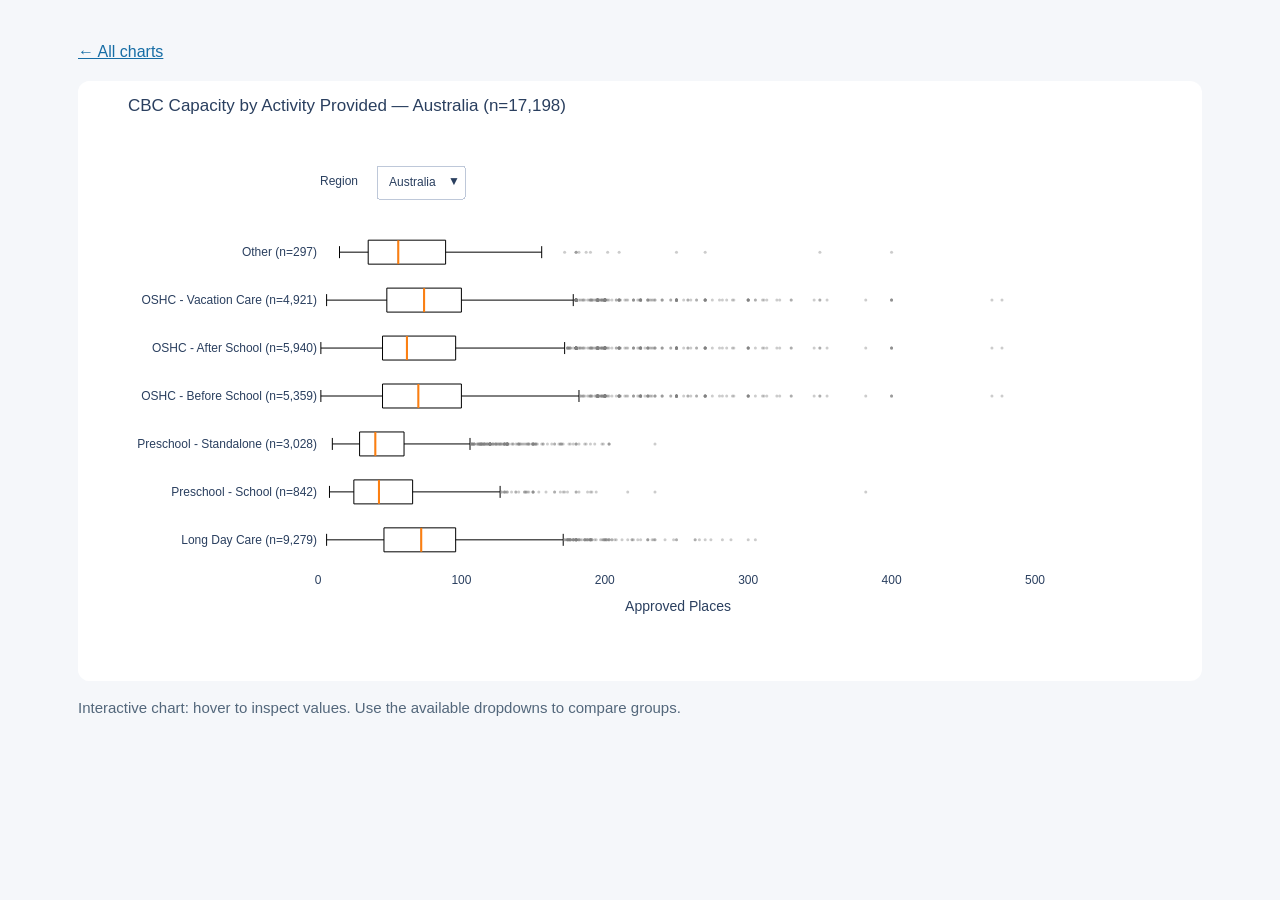
<file: docs/charts/capacity-by-activity.html>
<!doctype html><html lang="en"><head><meta charset="utf-8"><meta name="viewport" content="width=device-width,initial-scale=1"><title>CBC Capacity by Activity Provided — Australia (n=17,198)</title><link rel="stylesheet" href="../assets/style.css"></head><body><main><a class="back" href="../index.html">← All charts</a><div class="chart"><div style="height:600px; width:1000px;">                        <script>window.PlotlyConfig = {MathJaxConfig: 'local'};</script>
        <script charset="utf-8" src="../assets/plotly.min.js"></script>                <div id="chart-capacity-by-activity" class="plotly-graph-div" style="height:100%; width:100%;"></div>            <script>                window.PLOTLYENV=window.PLOTLYENV || {};                                if (document.getElementById("chart-capacity-by-activity")) {                    Plotly.newPlot(                        "chart-capacity-by-activity",                        [{"boxpoints":"outliers","fillcolor":"white","hoveron":"points","hovertemplate":"\u003cb\u003eLong Day Care | Australia\u003c\u002fb\u003e\u003cbr\u003eServices: 9,279\u003cbr\u003eMin: 6.0\u003cbr\u003eQ1: 46.0\u003cbr\u003eMedian: 72.0\u003cbr\u003eQ3: 96.0\u003cbr\u003eMax: 305.0\u003cbr\u003eCapacity: %{x:.1f}\u003cextra\u003e\u003c\u002fextra\u003e","jitter":0,"line":{"color":"black","width":1},"lowerfence":[6],"marker":{"color":"gray","opacity":0.4,"size":3},"median":[72],"name":"Long Day Care","orientation":"h","pointpos":0,"q1":[46],"q3":[96],"quartilemethod":"linear","showlegend":false,"upperfence":[171],"visible":true,"width":0.5,"x":[[60,74,75,106,92,60,70,75,47,86,58,75,62,77,64,65,72,100,24,42,80,75,63,75,63,64,120,74,98,59,57,52,57,62,63,80,67,44,65,75,64,106,75,44,75,75,75,57,74,88,90,34,64,85,75,58,180,35,60,57,75,52,53,52,86,65,54,54,126,50,59,57,82,75,43,68,58,48,95,75,50,50,60,62,42,54,44,48,59,59,74,60,74,75,70,58,60,79,70,67,64,74,52,55,63,71,29,58,69,70,75,59,57,82,44,69,75,38,82,59,46,105,64,99,101,74,72,75,119,159,70,62,58,62,75,80,104,43,40,44,55,40,25,61,52,60,64,60,55,56,75,75,65,64,134,65,80,75,41,84,70,85,66,42,190,72,63,60,100,58,65,75,34,74,65,64,65,75,75,64,86,76,115,72,64,56,90,65,75,65,47,127,193,50,131,44,78,21,52,77,64,70,75,35,43,44,45,75,71,30,80,75,74,40,59,53,55,48,55,50,58,44,58,61,50,81,91,55,43,45,65,76,72,44,74,70,93,82,75,135,75,58,74,81,40,85,75,77,65,73,122,122,65,64,60,59,67,60,65,120,27,75,24,106,75,50,75,44,74,75,75,71,40,75,86,114,102,65,75,75,75,74,138,68,75,74,75,169,80,64,74,92,150,75,75,150,68,74,45,91,60,124,30,80,75,74,40,74,91,86,74,40,70,21,200,63,140,75,68,71,60,66,65,59,59,55,75,118,74,75,44,75,62,75,75,110,135,75,60,75,80,74,116,64,114,40,147,75,136,65,75,75,68,63,83,69,79,63,67,114,62,109,75,148,68,150,80,75,75,21,65,24,75,65,74,75,149,58,75,84,60,75,75,75,75,111,54,64,76,118,75,99,94,36,75,73,74,142,75,75,50,74,60,95,74,75,113,75,60,74,74,75,62,99,74,108,76,74,75,110,114,76,108,144,75,140,113,139,122,74,76,175,201,83,75,25,74,75,64,129,52,118,74,74,60,75,65,74,74,75,129,79,74,75,114,74,119,89,72,74,64,66,75,91,58,74,74,74,74,125,29,156,74,62,92,36,75,74,97,74,74,34,75,75,62,60,75,118,75,74,42,74,58,74,74,116,120,65,75,75,84,74,57,79,50,95,75,74,75,65,66,50,75,95,74,75,80,75,64,68,83,75,90,75,41,80,74,63,75,150,75,79,74,75,74,75,77,99,22,58,75,50,75,50,74,115,74,90,44,75,100,75,124,74,110,118,75,115,130,75,75,120,51,75,64,75,75,74,72,29,85,69,58,74,75,75,125,75,80,75,68,92,96,75,75,75,61,150,37,60,75,74,75,75,74,39,75,62,80,74,88,75,55,53,75,75,75,74,107,74,132,74,50,64,75,82,65,35,74,75,75,225,74,52,96,41,51,74,78,74,74,74,147,124,75,90,98,80,75,75,75,80,102,51,93,74,103,75,75,133,74,78,31,49,72,41,40,68,76,78,29,44,115,134,45,21,55,21,27,24,24,29,25,25,88,25,44,44,49,75,50,100,55,48,25,22,50,25,24,24,50,100,74,266,70,79,138,100,74,75,75,45,85,72,104,61,29,80,105,80,147,75,75,100,49,75,160,75,75,21,135,150,100,55,74,79,98,75,75,201,70,166,46,75,75,150,127,100,96,45,75,59,65,91,69,81,130,65,45,75,99,29,74,75,74,75,75,84,92,93,75,99,99,75,46,117,75,94,75,75,75,75,129,71,75,147,119,75,57,81,75,117,75,74,75,136,96,75,97,75,45,102,119,75,75,122,102,139,75,102,79,75,34,263,105,66,147,75,44,85,69,75,144,75,75,74,75,75,75,119,75,101,69,55,75,75,75,99,100,75,75,44,111,125,58,87,75,149,75,93,68,140,80,75,75,75,75,75,14,90,90,75,75,156,75,151,75,75,150,75,180,145,48,86,150,60,108,70,122,169,57,42,75,75,95,75,75,19,75,150,101,74,75,83,75,39,75,75,58,85,75,107,85,75,82,37,75,80,68,119,128,176,115,75,75,106,75,82,75,33,67,128,48,117,22,90,58,24,75,75,44,75,75,119,81,141,80,74,119,24,75,75,107,80,40,75,100,75,131,41,75,105,59,167,75,149,75,75,75,125,110,73,80,75,151,75,75,90,70,109,75,75,75,25,60,36,72,75,75,75,28,60,99,57,150,75,97,34,75,79,122,75,95,74,75,46,152,75,75,63,20,90,180,188,82,123,116,75,88,35,107,111,72,75,95,119,88,150,75,29,104,150,75,44,75,75,86,75,79,80,75,75,75,75,75,74,116,65,75,54,75,149,75,150,75,105,75,63,150,175,75,75,138,135,49,75,94,50,87,43,48,118,46,75,80,74,115,120,102,84,67,101,150,75,45,150,75,75,75,97,103,75,150,75,75,78,119,75,181,75,79,94,85,105,75,44,63,24,146,75,75,75,97,77,150,75,70,75,75,72,84,70,70,65,61,125,65,157,109,75,100,75,90,40,86,75,75,88,60,75,63,70,83,66,75,156,113,116,66,90,75,48,180,60,60,75,75,170,150,74,75,115,139,74,75,147,75,75,48,120,75,28,100,70,88,85,72,32,30,93,38,56,45,47,160,44,75,75,75,75,82,150,194,75,108,75,45,119,57,55,82,73,30,53,76,60,75,75,75,79,75,82,75,73,75,48,48,45,90,96,59,61,55,36,73,44,86,56,90,44,60,59,58,59,80,151,42,35,50,72,44,36,44,59,44,45,33,59,96,96,50,37,90,50,29,58,146,50,100,80,98,75,33,57,90,46,68,58,54,57,33,27,53,120,60,109,46,47,55,163,64,121,47,64,127,50,65,75,126,46,62,72,35,52,35,62,75,130,67,55,31,44,70,51,102,68,87,127,250,155,60,31,250,81,34,70,49,52,88,83,78,45,82,50,93,65,72,85,77,90,52,36,35,150,72,40,60,140,68,94,83,50,47,66,49,55,60,51,46,54,70,41,79,75,155,39,56,26,45,45,39,38,48,50,95,60,48,91,41,77,47,60,120,28,70,81,85,138,22,27,57,25,27,68,60,77,89,79,68,47,54,66,75,24,61,45,120,51,131,79,50,40,155,54,118,48,130,60,72,63,48,40,41,76,44,59,64,40,48,45,42,91,45,81,40,35,75,80,28,45,76,45,100,39,53,60,49,38,64,38,67,35,29,60,80,104,51,166,79,31,37,54,63,49,48,41,68,80,91,37,60,34,37,37,50,40,93,35,57,22,38,60,97,170,98,80,54,96,38,50,81,45,79,73,85,60,40,109,64,67,69,97,24,30,28,29,142,65,60,60,66,187,45,86,50,61,68,58,69,54,55,43,70,36,65,37,35,50,50,90,92,48,78,90,55,40,77,39,44,32,60,63,120,60,66,82,56,100,80,45,114,45,49,71,94,52,40,40,60,28,60,35,58,76,64,60,60,83,113,72,55,93,50,95,60,45,39,118,38,18,35,35,60,28,37,70,35,60,115,43,48,50,55,67,59,75,65,98,38,37,91,96,44,38,66,111,54,79,88,97,145,47,81,60,67,33,84,131,129,126,105,126,48,90,50,106,87,67,60,74,107,52,25,60,120,51,100,90,60,34,74,62,69,54,73,89,45,102,75,60,71,36,162,98,60,103,78,62,77,100,80,45,50,73,65,70,182,48,95,91,67,28,55,220,88,55,50,171,107,45,30,36,30,92,46,40,63,140,24,37,154,103,60,103,113,100,50,74,91,69,102,50,29,78,58,120,85,86,116,30,122,65,96,120,125,40,120,120,65,65,70,40,274,49,120,60,90,53,45,70,83,50,62,90,65,74,78,162,120,75,100,94,77,40,55,105,100,62,75,95,120,125,110,91,96,105,120,58,122,120,110,89,72,105,92,176,46,61,120,66,120,100,124,130,60,149,60,70,99,120,125,91,37,78,110,45,105,30,60,120,85,40,120,70,120,75,50,137,105,105,70,90,60,60,70,90,50,75,93,121,84,103,91,153,140,120,282,75,94,120,80,78,78,105,120,112,116,136,109,124,69,140,40,110,81,120,92,38,49,50,80,159,90,130,46,120,120,110,134,87,305,115,168,70,90,90,90,33,89,75,90,70,120,50,25,126,75,41,80,55,59,119,75,110,145,150,120,60,116,65,124,48,35,113,54,93,160,51,90,75,91,55,63,70,87,60,63,51,92,62,60,105,66,120,108,50,60,75,67,163,100,39,79,86,70,95,73,169,120,120,47,58,73,62,50,122,90,44,93,67,120,108,45,43,98,127,78,50,114,114,60,80,38,45,52,75,92,140,70,126,33,60,76,91,91,146,77,136,100,108,84,84,107,120,120,63,90,97,36,105,120,95,140,80,60,120,60,45,45,81,75,75,120,67,75,60,139,60,54,100,100,98,75,30,70,60,90,80,99,84,90,90,60,60,120,58,103,122,75,84,70,90,44,60,120,133,118,95,67,60,90,60,90,75,60,112,48,40,90,67,90,73,48,75,56,60,120,73,120,120,90,70,90,50,70,90,122,145,120,74,90,56,70,103,101,150,60,78,61,58,65,55,120,110,180,135,105,73,120,105,115,120,75,60,120,84,88,75,75,105,60,65,75,90,120,70,96,155,105,121,66,67,80,90,68,120,65,90,75,80,70,60,98,90,66,60,60,120,55,94,60,95,58,77,120,70,80,75,60,60,75,120,86,80,45,60,126,81,91,27,95,100,110,120,94,46,120,55,33,36,80,147,133,48,119,60,123,66,60,80,288,120,45,90,59,104,124,94,33,69,71,62,100,90,45,60,55,82,120,96,120,127,63,90,65,80,90,120,90,120,125,100,100,100,43,65,140,88,67,75,120,100,61,80,103,44,149,20,60,90,100,59,137,65,122,80,150,49,75,50,47,84,45,43,131,84,120,99,23,69,40,45,42,66,106,165,71,85,93,84,54,131,94,120,130,144,203,134,126,40,120,79,62,76,32,33,150,45,145,188,71,73,98,120,120,94,67,98,90,24,115,82,97,85,75,131,83,152,74,73,60,50,82,100,70,110,178,48,34,50,24,60,28,45,56,60,34,49,46,90,70,77,37,88,37,70,65,73,66,50,33,66,70,59,76,86,76,56,90,76,90,51,59,52,76,75,90,35,50,56,75,86,82,66,59,90,90,76,90,79,44,66,57,55,73,36,50,90,44,90,90,76,64,76,75,79,70,59,90,56,46,53,66,87,66,43,39,56,79,51,76,39,76,84,56,59,44,38,70,90,86,38,71,76,58,59,75,58,76,66,51,66,76,63,76,64,90,78,76,100,120,79,44,48,76,34,63,43,59,103,51,76,76,23,32,94,55,70,26,36,78,105,74,98,90,81,67,112,54,49,71,29,116,38,32,39,25,43,30,45,29,60,90,54,20,36,71,66,27,29,20,29,66,79,40,48,60,25,53,53,39,48,56,39,44,40,56,40,40,40,72,40,16,29,55,38,39,39,53,28,61,230,30,48,62,110,39,40,49,72,39,39,29,39,79,50,20,32,36,56,36,40,65,29,29,48,90,44,67,38,51,30,63,60,29,46,36,30,18,40,17,34,43,45,49,92,38,72,66,29,55,39,18,28,42,56,59,30,64,163,90,58,59,130,19,79,29,50,90,27,28,29,39,28,40,74,24,36,20,73,50,49,29,28,40,23,60,29,62,35,38,30,39,28,50,34,30,44,36,38,20,28,78,100,24,31,59,45,40,40,29,38,39,70,37,29,57,26,39,20,51,53,35,46,29,52,56,92,76,39,21,51,32,40,35,40,59,38,90,40,93,41,39,63,38,48,120,39,71,59,56,43,43,28,58,74,80,40,32,42,27,38,40,45,32,33,76,76,38,45,40,28,48,52,40,67,25,40,70,51,45,30,41,35,20,66,33,57,99,39,45,39,85,56,59,69,50,78,73,42,45,41,80,39,46,28,57,39,51,40,56,67,46,25,69,46,32,90,90,76,33,72,62,62,29,54,76,105,90,39,30,31,44,81,48,38,56,68,67,49,57,59,40,48,39,36,39,94,29,58,110,53,103,70,48,35,47,40,35,39,79,89,29,53,19,28,68,60,39,29,64,35,29,28,25,53,40,35,59,55,53,29,55,39,60,33,43,40,48,90,38,27,39,58,49,40,45,40,32,29,40,57,59,60,39,90,26,64,59,40,40,30,25,20,70,48,28,80,44,40,64,56,40,21,58,29,28,29,71,66,33,56,36,21,42,39,29,33,40,38,40,20,25,29,59,36,36,45,116,39,40,44,50,35,45,104,40,40,23,138,90,90,90,80,38,90,29,86,110,36,40,40,47,49,50,45,32,39,60,50,29,36,42,29,90,39,28,24,59,68,90,25,24,29,38,73,40,40,46,47,47,38,29,20,40,39,59,28,36,46,39,46,39,33,32,20,38,51,65,75,90,82,30,55,58,59,48,59,49,60,66,80,50,46,47,73,29,58,34,39,39,44,39,75,52,57,120,44,79,44,64,39,28,49,28,50,39,32,39,36,44,39,28,39,29,54,31,68,46,54,35,39,39,39,30,36,40,40,69,39,37,49,80,58,29,38,36,33,44,69,40,80,219,40,26,138,40,40,67,40,88,117,76,92,82,90,78,74,88,48,97,56,71,82,88,89,60,60,23,32,25,25,59,20,35,44,79,28,29,75,57,69,72,53,136,43,28,39,44,102,56,90,39,38,90,42,72,54,90,90,45,38,45,48,56,35,36,28,29,90,46,27,40,25,47,45,28,75,39,44,32,66,75,29,88,39,40,51,23,50,25,56,34,85,60,29,75,29,42,59,89,29,72,39,51,125,24,39,46,90,48,29,63,80,36,46,27,80,80,29,40,78,53,98,99,28,39,41,46,74,59,88,60,29,29,56,58,55,28,39,72,70,45,29,60,39,45,56,39,48,36,28,45,60,90,52,28,46,25,39,66,29,38,29,28,35,42,29,60,72,38,32,48,48,66,39,71,39,80,39,44,39,39,96,41,24,37,17,38,45,38,52,40,66,40,56,24,48,90,133,120,110,56,104,40,49,39,59,31,53,35,60,60,108,28,40,59,32,64,36,40,33,38,40,60,43,44,40,40,35,27,59,28,45,26,39,51,23,39,44,79,61,58,28,30,39,61,72,46,26,60,59,92,40,74,30,46,38,29,70,63,28,44,144,60,64,57,51,64,62,71,28,28,50,90,51,42,56,79,112,35,180,49,72,55,36,36,40,45,36,48,28,36,40,37,45,40,51,64,79,89,29,50,24,38,40,20,29,28,40,52,39,50,46,66,39,18,42,34,40,28,31,33,76,76,33,51,44,56,45,38,29,29,40,70,38,59,29,36,45,39,40,108,16,25,45,25,26,98,48,45,58,82,17,24,76,38,120,25,40,32,39,27,59,100,76,56,24,30,87,59,30,25,40,36,24,38,23,60,80,90,130,51,145,117,70,55,31,85,35,20,36,32,27,16,46,39,29,71,42,49,40,35,60,69,33,89,56,67,87,29,39,39,36,29,75,90,45,49,28,76,35,35,40,47,38,59,46,39,39,45,34,38,29,58,43,41,27,44,33,40,105,58,110,48,100,100,90,70,39,32,40,81,42,57,29,71,89,45,38,96,59,90,29,27,26,39,21,60,38,43,29,34,29,27,28,51,59,72,76,59,38,74,75,76,65,90,76,59,72,52,76,86,28,39,37,234,40,40,32,86,33,44,63,44,39,39,27,40,39,60,100,28,66,51,63,46,84,36,26,53,40,30,61,42,28,48,53,59,56,56,39,40,25,52,59,34,40,52,46,48,25,75,26,37,40,65,47,38,41,36,50,31,39,90,105,46,49,52,56,28,59,75,30,44,44,47,59,66,33,39,42,36,29,23,40,99,50,56,38,56,136,28,40,40,59,39,49,88,45,29,56,46,58,44,90,32,27,32,30,28,64,106,54,80,38,78,58,28,38,29,88,49,37,76,37,25,47,30,77,29,56,54,65,34,52,46,152,92,72,96,66,98,104,69,76,51,74,48,39,55,68,73,55,30,61,59,36,50,55,35,51,60,57,56,39,29,30,59,28,83,44,86,86,38,92,60,59,29,30,56,33,32,20,49,28,39,38,77,44,81,43,50,75,56,27,29,53,31,28,39,28,40,51,56,27,33,39,38,39,67,56,59,29,33,39,39,36,16,25,24,17,39,60,39,20,61,48,106,40,56,43,32,36,40,38,40,25,104,40,25,32,10,59,75,28,60,29,41,51,39,40,33,52,78,39,60,24,59,39,48,154,24,39,40,54,59,50,37,39,51,53,37,54,57,80,52,90,66,44,63,58,27,27,26,40,37,38,80,34,45,79,85,62,69,39,58,90,76,38,38,90,51,70,61,45,38,58,48,25,47,39,65,28,77,39,59,26,66,70,32,30,24,33,15,52,26,29,46,30,64,48,20,36,66,105,39,39,48,57,22,39,86,90,54,39,37,26,30,39,35,56,66,62,28,44,40,44,29,44,56,76,39,22,29,40,20,57,48,74,40,38,40,39,56,65,69,46,50,34,33,40,20,48,24,75,29,46,53,24,40,150,45,40,20,45,69,50,29,74,154,32,42,29,64,39,29,25,29,25,59,23,24,40,33,37,63,90,29,53,58,36,28,80,29,27,38,39,36,20,60,39,86,39,25,60,29,46,80,39,25,29,130,20,55,30,59,28,39,45,39,44,39,40,99,28,20,35,26,49,100,28,24,70,40,46,39,49,90,29,36,76,29,45,28,58,28,36,108,42,48,59,78,45,37,75,39,28,60,27,38,60,81,32,40,24,29,24,39,59,21,64,25,24,39,39,53,29,40,50,49,75,43,39,40,69,15,46,76,50,50,33,39,92,55,24,32,41,29,27,56,39,74,89,58,48,50,88,26,37,56,40,59,23,23,26,39,38,29,60,39,40,49,90,87,28,56,61,60,59,156,65,40,29,38,39,48,90,50,94,29,42,25,28,39,65,64,65,45,29,39,59,35,21,67,40,53,173,29,56,55,79,29,77,80,56,53,30,39,58,44,74,59,38,29,40,30,38,51,57,70,39,90,39,68,70,29,52,39,73,50,45,64,57,48,75,89,40,64,60,60,90,90,40,44,37,39,88,39,30,58,46,28,48,46,33,36,103,29,43,28,142,28,60,34,39,78,46,48,29,29,40,38,75,40,58,36,69,45,60,39,24,28,60,89,29,45,39,46,50,39,50,32,134,69,35,90,50,76,48,75,57,58,52,26,29,40,92,40,44,40,29,64,60,59,51,65,20,39,59,35,70,41,47,40,39,28,20,64,25,80,53,40,39,57,120,24,23,40,50,76,70,40,52,39,60,90,29,40,55,44,30,46,49,85,40,56,25,60,20,46,40,24,20,29,56,39,26,100,40,90,32,45,45,29,56,22,40,28,20,39,25,59,132,39,29,36,31,29,39,82,40,25,29,75,32,22,32,40,66,49,90,29,44,33,40,29,71,116,44,39,45,39,29,26,39,39,28,59,28,39,40,56,45,73,39,29,44,72,96,46,36,66,72,50,90,24,29,81,24,90,75,45,59,39,66,90,90,76,38,46,56,90,104,46,26,39,53,55,25,40,29,29,33,39,88,51,48,56,59,102,56,28,47,46,46,79,45,28,26,28,29,29,66,28,76,22,29,47,59,23,57,29,55,75,44,20,48,45,40,50,39,78,39,29,34,66,38,39,56,20,29,48,36,43,91,28,40,59,50,29,40,24,50,72,69,59,59,55,40,42,25,40,40,57,65,39,20,39,40,24,75,76,82,28,20,56,40,27,70,40,106,29,44,50,36,40,90,29,56,40,40,53,29,40,90,55,40,56,48,60,45,71,26,46,29,34,35,32,50,26,57,29,48,47,40,79,28,52,28,71,55,60,39,39,46,39,75,28,22,36,46,50,49,40,28,45,55,28,39,28,69,28,64,39,46,28,24,46,45,35,39,36,63,46,90,42,48,50,55,79,39,60,56,61,52,50,30,54,124,110,40,39,49,59,36,29,44,57,33,45,29,25,30,154,44,55,132,143,54,48,57,120,47,67,165,48,72,54,67,66,169,36,46,75,67,80,64,92,90,92,132,59,84,85,96,93,75,142,108,57,110,42,42,42,90,16,62,55,90,120,102,92,77,92,45,112,77,59,88,90,36,99,108,90,120,87,80,95,66,49,39,67,57,85,55,64,62,62,25,44,55,44,68,90,65,89,174,52,53,85,33,115,38,63,98,90,63,120,30,36,48,76,47,60,61,65,20,43,66,58,129,55,48,75,45,201,113,68,60,80,53,59,155,15,44,40,74,75,75,55,105,75,113,75,30,75,50,105,15,116,80,65,81,30,78,55,112,88,94,55,54,89,28,87,113,70,96,45,86,105,20,77,80,38,99,57,45,94,106,24,78,77,50,59,35,46,25,41,40,110,160,71,88,60,20,10,97,37,91,95,55,50,75,30,89,60,50,70,73,59,50,62,80,73,90,100,59,53,75,91,75,75,82,52,84,68,26,24,52,69,62,62,100,75,60,80,75,80,50,70,85,73,73,75,90,44,95,50,147,137,90,65,74,95,52,60,45,100,90,60,75,79,75,110,57,90,90,70,65,103,103,75,37,90,87,90,70,75,75,60,90,70,75,100,85,85,55,90,90,70,115,55,70,90,75,30,125,71,60,61,53,70,80,62,56,60,130,70,100,41,58,53,18,55,65,62,92,60,114,53,56,61,143,60,60,30,54,44,44,53,70,80,54,75,63,38,82,170,53,19,41,72,87,60,42,45,40,85,66,50,80,62,55,25,30,35,50,100,84,42,46,80,74,75,190,92,30,37,158,52,90,54,60,100,75,105,180,85,74,82,45,76,89,90,52,170,71,89,34,52,86,80,150,63,71,65,105,120,30,120,100,100,130,150,75,90,120,100,100,80,54,105,50,46,37,20,40,50,75,36,52,50,60,25,77,73,105,77,80,74,112,84,45,55,45,70,79,45,68,62,80,51,71,98,90,68,59,110,38,79,150,128,122,39,56,72,73,60,110,38,80,42,41,38,27,21,36,90,39,52,79,47,30,39,130,112,140,186,143,159,40,33,110,123,70,60,47,87,59,20,20,33,99,66,187,48,75,96,50,60,90,82,53,56,85,64,80,21,101,120,51,60,78,81,58,60,52,51,64,50,16,42,30,54,39,60,46,30,167,87,120,47,30,126,107,45,50,82,150,31,68,85,50,43,26,89,79,73,60,54,60,41,44,120,52,44,49,16,36,20,45,120,68,199,32,62,190,72,16,35,29,56,86,140,31,79,68,40,55,132,72,143,38,70,44,67,140,28,42,40,20,40,85,57,50,100,72,104,87,66,65,66,60,72,55,57,106,65,137,38,89,37,62,65,42,60,61,29,14,94,55,20,57,33,61,55,35,50,89,59,39,58,37,24,47,19,60,90,51,70,38,15,37,82,24,62,15,62,62,68,62,72,75,82,80,60,72,82,43,37,90,80,18,40,53,72,138,60,114,60,20,40,94,52,36,40,46,48,43,35,44,45,49,72,98,114,96,35,27,88,133,24,19,36,47,99,99,75,72,55,84,19,38,68,86,23,40,45,28,48,48,50,59,19,53,47,60,98,99,67,85,54,68,85,55,82,97,85,85,95,72,99,85,97,96,70,99,57,99,72,75,82,99,66,99,57,68,45,72,87,72,75,82,75,95,56,85,99,82,77,97,97,94,97,82,81,47,102,99,19,58,26,90,98,117,41,72,99,53,99,38,49,60,42,67,25,60,60,63,18,86,65,90,79,60,56,68,24,61,50,112,87,138,60,44,52,43,64,72,65,87,97,50,73,64,19,55,168,14,76,20,24,19,30,62,74,53,71,19,58,38,75,100,87,60,99,84,84,45,41,73,44,37,77,25,52,19,30,49,72,65,36,65,30,32,35,64,72,47,42,110,19,67,72,97,60,80,47,38,73,30,45,52,66,43,37,55,39,41,20,42,28,80,78,53,36,48,54,56,55,182,38,56,55,39,55,55,30,30,120,62,62,32,36,62,87,48,105,49,19,70,41,84,56,96,57,28,51,95,55,83,68,70,72,62,60,69,57,78,42,69,75,40,85,48,78,47,48,64,94,57,12,57,89,42,72,97,38,72,28,47,52,20,73,67,47,104,71,48,36,47,33,42,42,37,67,20,45,42,48,47,57,72,43,107,77,52,35,38,90,56,35,47,68,42,37,59,40,45,38,20,38,69,67,37,69,64,31,43,85,59,48,40,40,99,70,60,30,80,80,48,62,47,33,19,50,28,35,82,47,60,50,107,57,57,58,58,36,71,37,57,100,19,40,14,24,37,82,90,72,45,48,42,20,55,62,40,28,32,20,52,43,39,22,38,55,24,92,59,59,116,120,120,38,29,40,44,90,77,109,116,30,75,135,56,178,112,59,84,50,109,57,61,32,40,180,46,43,71,205,75,75,150,115,75,107,150,88,75,74,73,24,80,123,74,66,80,132,84,139,48,48,24,48,25,50,59,34,40,38,48,159,38,30,33,60,60,30,110,26,30,70,40,270,114,19,88,69,19,68,43,46,26,58,17,36,52,42,92,90,105,30,47,77,56,45,140,72,104,45,102,17,81,40,52,60,29,63,90,80,68,40,24,50,95,116,72,110,71,110,75,80,110,92,106,76,42,104,120,113,84,132,128,110,104,120,32,95,101,116,88,48,122,106,128,148,104,120,96,96,124,138,132,24,95,68,76,25,80,140,130,146,112,110,110,83,92,92,90,81,109,68,120,199,94,130,53,112,94,40,90,71,112,47,92,92,108,120,77,92,92,96,110,52,104,89,86,150,25,24,88,62,40,184,86,122,40,40,110,99,100,130,94,80,100,92,15,38,90,110,82,108,130,90,128,81,96,92,53,97,91,68,86,91,128,99,28,80,90,96,68,108,159,106,42,124,155,86,86,24,171,116,100,38,60,41,103,79,109,100,110,88,128,15,72,25,88,89,100,95,55,83,128,52,151,120,101,66,160,115,75,68,45,70,56,48,103,155,43,56,58,75,110,94,41,125,40,21,139,72,44,48,92,73,48,28,45,138,66,44,119,44,56,100,130,45,40,59,60,36,52,39,75,65,130,75,66,116,33,42,65,14,74,66,42,96,40,62,30,38,121,80,48,197,75,75,80,25,56,24,17,114,21,67,119,86,134,100,74,14,77,75,54,44,29,36,140,120,39,120,48,96,103,127,80,75,98,71,80,78,59,60,40,48,59,58,59,66,107,235,82,42,36,75,22,44,42,40,40,106,59,12,68,68,24,48,150,23,200,114,91,52,80,155,109,10,75,190,30,112,86,39,36,50,66,62,58,39,50,20,90,129,44,102,40,182,100,20,19,39,66,79,143,44,62,98,92,85,171,60,39,48,81,203,57,120,117,55,67,205,107,70,88,106,48,67,120,125,118,117,94,48,90,174,118,80,65,130,191,126,59,113,50,120,36,55,50,29,28,68,75,140,120,90,71,89,27,56,48,90,74,30,107,120,29,76,54,55,40,50,144,81,60,85,78,52,90,120,59,28,108,64,87,52,112,103,50,48,145,84,67,70,124,38,126,84,90,125,64,96,130,125,73,53,117,57,90,140,75,162,24,40,19,135,61,109,92,72,36,35,112,188,132,49,78,19,84,165,59,106,25,60,88,104,47,24,50,18,105,92,124,90,44,30,82,90,162,30,80,38,36,56,248,142,75,88,64,60,114,93,130,83,90,84,62,20,39,30,132,83,150,53,90,75,69,27,80,104,79,40,156,129,153,103,86,60,78,19,84,40,30,40,121,235,99,132,67,28,74,72,118,76,162,147,99,44,150,95,48,20,159,120,88,44,68,72,120,96,76,118,47,60,117,66,49,70,106,92,76,25,88,90,100,121,48,60,186,148,99,120,45,36,71,223,102,88,80,150,120,60,171,38,44,111,86,114,47,76,40,90,40,122,57,57,40,90,118,81,59,98,84,68,74,80,45,40,83,64,47,120,71,39,108,100,65,40,72,163,25,26,120,75,77,120,25,90,59,120,98,171,84,27,103,119,59,84,42,62,99,78,77,131,72,23,120,22,65,49,85,80,77,44,130,136,40,30,242,88,80,25,67,75,110,90,88,126,70,26,31,69,141,64,92,103,24,127,60,74,90,45,82,84,110,26,100,71,135,180,90,90,20,28,24,91,25,44,24,60,38,44,85,24,70,68,72,151,25,60,116,28,131,46,24,30,99,72,108,36,178,20,156,60,26,82,50,88,6,67,94,120,96,84,39,27,96,70,75,104,83,97,98,90,96,110,98,40,176,62,90,72,45,96,118,55,28,48,62,92,148,53,84,130,103,62,72,140,92,29,65,74,174,90,70,86,45,123,140,157,136,27,49,96,39,83,102,148,21,150,90,130,118,79,50,76,60,120,99,101,43,37,23,147,90,48,115,45,149,47,102,75,77,30,125,77,96,120,56,76,97,32,101,99,66,169,18,100,118,112,30,140,130,84,140,123,90,94,24,86,100,58,100,136,75,98,100,65,38,143,30,60,55,98,50,124,106,112,32,92,140,108,45,28,38,72,30,21,111,112,44,130,125,156,91,22,80,60,120,104,175,29,90,114,94,48,25,97,118,92,101,40,108,59,124,104,76,85,150,12,44,110,96,95,124,21,144,122,60,32,103,99,140,34,39,150,43,78,90,90,100,124,78,99,123,116,47,62,72,46,72,74,58,118,30,60,80,80,70,92,100,219,116,100,140,158,35,52,79,74,140,83,86,68,95,45,70,30,50,85,86,94,66,40,103,65,95,162,79,74,207,59,102,80,98,60,107,30,128,124,120,116,90,75,30,72,56,85,59,32,20,34,171,60,40,106,135,50,104,78,61,88,65,145,51,32,28,31,130,120,140,85,92,100,80,30,59,94,72,130,104,134,55,123,34,104,152,104,170,104,202,300,96,92,26,34,25,208,93,96,39,120,84,25,44,104,93,72,122,122,114,82,54,22,92,71,23,25,125,15,57,128,42,98,100,125,82,137,20,20,120,40,92,30,90,30,96,49,88,90,92,90,88,104,125,130,122,35,86,104,74,75,125,100,44,110,93,50,137,44,70,122,45,116,120,45,105,106,101,106,82,139,96,110,120,30,110,50,58,100,24,126,111,46,100,50,122,72,137,37,105,63,80,100,82,126,130,96,150,25,50,80,84,28,28,144,76,35,64,28,158,20,62,60,92,108,168,71,120,73,129,35,102,60,96,70,36,124,110,61,100,125,57,90,94,57,84,75,18,36,60,120,85,93,64,85,126,76,30,120,68,109,90,107,84,97,116,143,124,124,112,186,121,56,65,94,98,75,99,33,155,130,38,79,39,25,104,112,114,102,30,108,90,133,80,137,112,86,80,124,120,134,96,113,92,72,72,168,108,120,38,73,100,99,122,130,152,100,65,79,58,82,100,90,109,91,87,120,122,46,86,98,98,140,90,79,96,90,45,212,122,67,146,92,70,118,103,90,32,98,110,62,75,167,60,120,58,118,115,62,174,60,100,74,90,111,102,56,79,160,131,120,141,76,130,120,74,75,44,110,128,120,110,114,115,92,144,62,103,106,130,34,40,128,140,154,120,104,128,88,100,17,93,109,76,134,150,84,84,66,82,59,85,99,84,109,84,130,120,125,85,102,86,16,88,134,144,156,30,112,116,96,100,108,119,85,135,120,14,100,110,56,45,152,141,48,150,51,88,142,58,103,80,116,108,149,80,75,65,130,114,200,75,263,43,77,146,92,80,120,168,70,33,107,96,96,79,154,130,113,112,88,86,66,108,112,128,96,61,43,38,60,100,58,104,112,108,45,29,87,90,109,115,110,38,178,92,45,95,92,74,114,110,139,35,111,51,92,47,100,190,95,90,72,46,163,132,70,100,111,62,68,120,96,130,78,90,120,100,120,91,80,135,116,80,52,174,70,159,127,96,75,80,90,112,70,167,72,100,58,124,86,100,130,106,100,104,62,60,86,48,110,112,85,150,134,113,122,90,43,119,130,42,40,36,113,79,102,102,90,90,190,87,120,114,37,74,120,70,105,66,99,230,131,138,91,112,55,77,152,62,12,93,120,141,104,80,125,126,90,60,120,92,61,126,48,67,115,93,114,40,66,164,19,100,43,90,147,36,16,58,91,93,120,40,120,53,64,126,80,81,130,60,40,83,78,51,126,94,150,131,75,38,35,37,57,100,99,134,102,104,90,109,89,128,97,87,61,93,80,145,100,63,50,106,79,86,129,22,104,80,64,30,104,90,57,70,103,100,109,118,90,86,108,82,39,126,37,60,96,72,24,120,100,92,105,88,136,149,67,114,111,112,79,92,111,45,118,80,160,97,20,109,90,39,74,66,103,50,88,203,128,130,165,82,112,164,164,94,100,105,80,79,90,100,90,50,50,92,80,48,106,87,138,57,26,99,111,29,96,120,130,100,37,104,100,110,128,36,94,169,233,99,44,76,117,44,96,36,47,95,72,103,112,98,91,98,79,112,126,120,68,46,88,72,150,58,20,136,80,55,94,90,70,82,60,96,39,90,74,70,120,56,109,104,92,72,140,100,39,92,104,122,40,125,76,40,142,60,100,94,39,24,63,92,30,40,102,82,94,64,142,39,94,55,120,78,40,72,96,75,72,124,191,103,84,91,130,108,130,150,116,76,130,126,40,130,158,93,80,76,67,52,91,60,34,90,74,166,100,58,92,95,90,40,60,24,73,60,120,132,58,120,114,134,74,65,44,126,100,39,124,29,97,100,162,82,90,76,107,108,30,92,71,102,59,121,38,90,54,45,171,86,176,120,22,58,122,102,104,92,77,108,92,84,117,72,114,111,40,117,90,117,101,95,29,81,198,156,83,28,102,36,45,124,122,143,42,126,39,155,100,92,68,120,110,77,80,169,21,66,80,164,46,64,85,96,129,103,96,120,59,129,74,57,38,38,55,151,62,22,35,70,43,83,136,90,50,52,113,152,80,88,130,145,124,216,87,58,38,24,114,140,150,66,91,110,131,43,120,24,104,168,108,60,33,33,128,126,48,40,57,90,68,115,70,114,82,83,82,134,90,87,109,40,125,100,120,80,116,140,90,75,112,80,34,50,48,125,92,90,55,70,89,114,75,114,108,46,128,134,90,98,99,75,75,40,99,111,38,186,51,75,39,92,75,132,83,120,105,96,82,79,130,152,109,71,124,72,22,103,15,130,120,92,19,94,100,118,47,30,68,30,118,86,32,96,26,166,100,104,90,120,152,92,123,130,114,100,140,25,98,120,122,44,114,71,20,68,70,134,86,100,62,131,94,80,101,85,22,154,63,92,80,130,86,132,160,110,47,94,25,78,124,75,84,34,40,120,75,179,129,124,25,119,135,100,23,80,40,85,131,60,135,108,102,160,76,94,120,120,48,124,176,38,67,157,56,24,76,120,55,105,122,36,77,57,110,31,94,118,115,97,90,72,58,82,53,34,104,125,29,98,29,63,151,100,82,98,134,83,62,124,77,82,80,46,105,57,126,112,110,27,122,104,39,142,94,120,126,20,39,104,75,126,118,124,37,125,80,168,104,138,60,120,50,88,44,50,132,110,96,123,150,46,122,76,92,130,84,104,36,53,140,122,73,82,80,120,75,90,110,84,85,120,149,84,40,82,30,82,102,83,54,65,83,105,33,40,138,118,61,80,21,49,35,30,42,60,105,49,50,51,88,152,34,70,44,35,96,50,19,90,96,104,112,141,74,156,141,106,86,79,60,153,93,45,41,120,44,104,83,92,56,90,92,112,102,76,81,111,99,148,107,78,100,155,143,98,74,126,92,98,64,64,30,86,80,66,112,109,68,80,44,72,31,78,105,115,57,84,86,107,92,77,36,80,88,115,90,92,40,104,98,124,30,42,84,89,44,66,29,110,122,108,81,130,68,130,107,120,30,112,100,52,120,146,68,144,24,29,52,40,75,158,150,80,94,102,130,63,80,54,36,92,52,73,64,88,152,79,129,40,38,46,115,92,39,48,100,37,87,72,50,72,108,120,61,34,92,73,84,50,45,58,40,134,152,97,72,64,88,103,100,152,43,124,58,24,72,102,100,66,55,99,60,106,114,108,83,113,98,41,109,168,130,121,120,119,154,24,103,14,99,104,144,63,125,122,24,32,75,117,140,69,152,116,24,105,45,66,44,80,100,108,119,59,144,79,83,126,124,230,34,54,102,95,100,56,55,122,38,24,104,30,44,120,86,99,20,129,71,101,120,83,172,120,82,44,24,100,30,140,112,66,40,22,100,112,136,96,47,35,115,94,124,110,100,113,57,80,87,60,77,140,55,62,115,40,95,75,90,36,146,112,125,133,105,71,126,42,154,96,32,104,80,82,87,48,106,43,82,87,120,120,98,132,75,80,75,100,92,128,60,86,120,122,92,79,90,50,114,140,112,38,110,84,122,91,128,46,118,138,104,90,100,160,66,60,132,99,92,65,126,135,96,125,96,80,128,108,166,96,108,29,84,99,15,80,73,71,67,175,140,100,104,132,81,122,122,76,59,84,30,130,94,90,90,70,75,72,132,118,88,41,118,66,98,88,86,139,113,110,120,104,63,108,120,124,94,47,76,122,20,53,87,73,105,68,54,104,54,110,118,90,130,145,128,116,138,132,60,152,95,191,50,80,124,88,45,94,86,60,58,126,48,24,142,96,83,62,78,32,60,170,38,131,16,86,108,87,88,59,56,140,43,60,92,100,23,68,80,74,91,138,136,85,149,29,100,30,115,50,168,120,119,92,88,86,120,59,112,112,88,150,33,95,124,123,101,68,48,94,120,28,120,139,150,86,116,124,42,84,90,136,64,135,130,108,156,98,58,77,48,67,133,77,60,107,74,96,86,100,112,92,59,62,76,58,59,79,61,104,94,122,56,92,61,102,92,79,105,99,67,83,112,78,178,92,97,131,87,39,60,40,89,80,30,130,27,91,125,80,160,114,132,60,134,66,134,24,124,110,59,127,104,97,84,136,130,35,133,92,92,27,88,18,47,88,127,90,121,100,30,100,92,81,92,124,120,36,87,110,11,148,89,104,120,75,54,66,160,65,100,92,115,80,82,16,92,130,114,92,100,120,92,131,67,98,90,94,30,160,130,155,88,80,105,88,85,100,62,59,109,88,64,90,80,180,69,100,103,40,72,110,79,86,80,50,68,114,82,82,97,110,77,91,132,64,152,130,80,100,90,92,59,102,76,9,63,118,120,91,38,102,123,76,80,118,81,120,44,112,90,79,28,75,95,94,142,100,132,102,106,100,99,140,100,75,74,74,112,95,136,100,65,94,102,37,92,84,150,100,98,102,158,64,108,154,83,134,102,80,113,79,100,95,43,48,84,101,40,116,106,86,118,133,142,55,140,68,44,17,130,38,65,82,92,92,90,116,59,86,128,90,71,16,50,114,92,88,111,103,60,100,111,94,24,100,104,105,32,161,162,14,24,85,28,90,92,92,85,88,99,57,95,33,112,84,100,109,58,140,119,94,87,79,70,60,68,96,134,70,60,64,80,78,95,67,86,56,30,189,70,98,84,53,44,98,92,33,75,72,66,100,76,108,51,104,120,102,47,99,90,100,65,40,124,90,60,96,89,86,51,100,88,103,52,127,98,110,59,60,86,130,46,128,100,130,112,114,126,120,65,114,108,80,78,109,67,25,119,90,65,68,114,143,67,84,38,154,60,38,124,89,85,38,58,18,107,92,104,27,120,110,100,122,70,96,78,90,104,119,60,93,112,104,112,68,161,88,33,34,45,110,142,93,82,83,90,120,104,121,119,115,85,100,108,108,92,114,148,120,104,92,101,120,40,72,67,82,140,35,32,43,80,142,92,105,148,31,95,125,110,123,83,124,98,108,39,104,63,30,72,61,56,122,44,69,89,103,66,100,130,125,103,100,100,88,120,108,111,116,59,48,123,152,34,139,98,100,47,60,125,48,50,99,106,120,120,128,135,164,84,32,100,55,158,98,53,79,55,92,110,110,98,31,92,121,84,50,106,55,92,40,86,100,78,82,171,36,82,132,82,76,183,68,67,89,86,98,42,61,120,90,68,190,69,110,48,27,130,87,75,88,27,89,86,100,120,96,120,16,52,100,40,99,30,29,122,100,116,17,30,60,86,127,114,114,69,90,43,88,42,84,40,91,48,72,98,115,35,94,88,60,112,82,75,78,100,98,99,100,108,42,55,65,108,82,69,112,92,72,52,150,130,76,100,132,79,60,91,99,102,113,21,108,103,95,120,34,55,62,95,100,148,28,49,96,38,104,24,151,99,84,156,125,43,100,72,122,104,104,44,120,60,110,111,100,75,132,90,92,100,85,150,120,106,135,92,90,140,97,72,58,29,104,46,104,130,74,76,80,25,24,97,25,108,71,115,108,39,100,44,149,96,108,119,35,85,100,124,128,102,100,97,136,71,106,100,80,59,66,38,98,130,102,24,86,117,33,154,65,90,40,44,112,106,61,110,115,131,128,72,97,90,70,164,119,112,106,78,80,65,65,80,48,147,140,78,106,129,33,122,92,140,130,20,95,104,25,98,75,102,91,103,61,140,96,85,102,45,100,68,138,91,96,105,81,130,80,85,76,130,74,45,128,88,71,88,87,100,80,131,90,57,136,148,86,42,29,60,80,73,72,140,75,83,111,83,102,92,74,98,120,89,112,172,104,25,110,130,100,66,36,118,122,92,124,90,80,75,40,120,109,68,100,160,92,130,104,88,74,35,29,47,120,142,41,48,108,70,64,94,50,89,97,120,52,105,118,110,124,142,102,72,40,77,101,92,90,28,114,149,99,164,37,108,110,162,112,92,113,99,56,130,112,102,96,30]],"y":[0],"type":"box"},{"fill":"toself","fillcolor":"rgba(0, 0, 0, 0)","hoverinfo":"text","hoveron":"fills","line":{"color":"black","width":0},"mode":"lines","name":"Long Day Care","showlegend":false,"text":"\u003cb\u003eLong Day Care | Australia\u003c\u002fb\u003e\u003cbr\u003eServices: 9,279\u003cbr\u003eMin: 6.0\u003cbr\u003eQ1: 46.0\u003cbr\u003eMedian: 72.0\u003cbr\u003eQ3: 96.0\u003cbr\u003eMax: 305.0","visible":true,"x":[0,0,178.155,178.155,0],"y":[-0.35,0.35,0.35,-0.35,-0.35],"type":"scatter"},{"boxpoints":"outliers","fillcolor":"white","hoveron":"points","hovertemplate":"\u003cb\u003ePreschool - School | Australia\u003c\u002fb\u003e\u003cbr\u003eServices: 842\u003cbr\u003eMin: 8.0\u003cbr\u003eQ1: 25.0\u003cbr\u003eMedian: 42.5\u003cbr\u003eQ3: 66.0\u003cbr\u003eMax: 382.0\u003cbr\u003eCapacity: %{x:.1f}\u003cextra\u003e\u003c\u002fextra\u003e","jitter":0,"line":{"color":"black","width":1},"lowerfence":[8],"marker":{"color":"gray","opacity":0.4,"size":3},"median":[42.5],"name":"Preschool - School","orientation":"h","pointpos":0,"q1":[25],"q3":[66],"quartilemethod":"linear","showlegend":false,"upperfence":[127],"visible":true,"width":0.5,"x":[[79,44,50,44,22,25,40,44,55,22,39,110,22,24,74,20,188,113,20,100,40,14,24,147,50,48,76,46,30,30,57,66,27,74,31,21,64,26,25,66,62,33,56,78,88,29,45,37,26,59,36,28,61,26,83,29,57,53,27,46,58,55,45,25,24,22,33,78,40,60,64,75,24,28,35,61,21,44,31,34,40,71,62,38,44,66,53,25,51,25,58,25,165,89,110,50,127,33,59,27,87,58,50,30,32,90,25,29,58,29,20,30,25,81,76,60,110,14,108,111,90,58,120,75,54,39,86,66,33,126,109,29,40,70,44,58,26,72,25,182,27,60,66,92,77,99,39,48,88,44,171,88,45,100,25,30,87,92,20,21,64,37,23,76,52,22,24,66,90,92,69,146,44,75,24,26,75,54,30,40,99,22,22,30,20,62,98,60,49,66,79,88,79,60,60,69,60,140,63,145,41,20,60,100,28,44,50,99,44,120,30,144,19,128,130,88,37,120,56,54,60,70,40,20,20,20,40,20,29,20,20,60,40,32,20,20,20,40,40,40,20,40,20,40,20,39,40,60,20,79,20,20,20,69,80,20,20,145,40,48,20,40,56,60,60,144,20,40,70,30,20,40,100,20,20,20,20,40,29,16,20,40,40,40,20,20,80,58,66,70,40,40,100,20,20,20,20,20,80,28,20,40,60,40,20,40,20,20,20,20,40,45,20,20,40,20,52,20,30,20,100,40,20,67,60,75,90,30,27,20,40,40,20,20,20,28,172,25,30,154,94,44,99,55,132,100,50,165,169,110,42,88,44,44,45,26,100,15,59,25,27,45,40,23,45,44,30,45,45,24,60,26,32,15,33,40,30,23,45,30,28,15,19,30,15,28,29,44,30,15,30,30,30,30,18,29,30,30,40,29,30,15,45,60,30,17,20,30,45,40,24,80,15,33,41,24,27,14,45,180,82,18,30,15,30,35,45,45,30,52,71,30,47,150,71,30,40,30,52,60,30,40,30,45,36,52,19,45,28,41,20,90,30,30,65,42,30,22,100,50,50,50,44,50,75,50,22,50,22,22,22,22,22,50,50,43,48,49,25,44,23,50,44,75,45,22,22,75,45,23,25,50,74,57,42,75,25,47,50,50,50,46,88,70,25,66,20,23,22,42,25,50,22,50,25,54,66,49,44,45,50,50,25,150,130,112,30,66,24,44,40,24,20,25,20,20,20,20,20,20,20,20,20,20,20,20,20,20,33,56,50,40,41,44,44,75,45,74,47,43,190,30,40,88,55,80,70,90,70,45,80,40,194,135,75,20,180,46,24,44,44,28,68,60,60,75,110,60,80,48,20,44,58,53,24,22,13,21,29,12,27,29,28,30,75,115,28,28,29,72,44,48,38,40,66,66,52,66,42,14,48,24,24,32,22,20,25,12,12,16,10,30,15,14,12,53,28,29,25,25,48,25,44,60,235,66,100,99,22,191,150,24,14,20,66,60,56,50,57,88,44,99,382,50,44,55,12,12,22,24,22,44,159,43,44,100,30,30,98,44,28,44,86,174,66,66,66,44,100,80,60,30,22,66,60,11,13,41,120,26,22,39,44,30,24,50,13,126,12,88,44,30,86,15,118,44,44,85,130,66,66,30,20,150,79,22,22,66,20,22,25,36,66,28,22,66,80,138,60,33,14,88,88,23,95,24,33,50,216,12,15,99,128,30,66,131,50,10,10,15,44,25,16,18,8,10,66,66,44,122,60,66,66,33,44,69,45,66,110,108,50,138,66,25,66,66,52,66,30,44,10,12,15,15,15,18,10,66,60,15,22,15,10,10,66,15,122,33,22,38,66,66,66,66,66,66,10,10,66,66,33,40,66,41,70,24,60,38,10,40,80,40,66,44,30,132,20,66,66,66,40,10]],"y":[1],"type":"box"},{"fill":"toself","fillcolor":"rgba(0, 0, 0, 0)","hoverinfo":"text","hoveron":"fills","line":{"color":"black","width":0},"mode":"lines","name":"Preschool - School","showlegend":false,"text":"\u003cb\u003ePreschool - School | Australia\u003c\u002fb\u003e\u003cbr\u003eServices: 842\u003cbr\u003eMin: 8.0\u003cbr\u003eQ1: 25.0\u003cbr\u003eMedian: 42.5\u003cbr\u003eQ3: 66.0\u003cbr\u003eMax: 382.0","visible":true,"x":[0.8450000000000006,0.8450000000000006,134.155,134.155,0.8450000000000006],"y":[0.65,1.35,1.35,0.65,0.65],"type":"scatter"},{"boxpoints":"outliers","fillcolor":"white","hoveron":"points","hovertemplate":"\u003cb\u003ePreschool - Standalone | Australia\u003c\u002fb\u003e\u003cbr\u003eServices: 3,028\u003cbr\u003eMin: 10.0\u003cbr\u003eQ1: 29.0\u003cbr\u003eMedian: 40.0\u003cbr\u003eQ3: 60.0\u003cbr\u003eMax: 235.0\u003cbr\u003eCapacity: %{x:.1f}\u003cextra\u003e\u003c\u002fextra\u003e","jitter":0,"line":{"color":"black","width":1},"lowerfence":[10],"marker":{"color":"gray","opacity":0.4,"size":3},"median":[40],"name":"Preschool - Standalone","orientation":"h","pointpos":0,"q1":[29],"q3":[60],"quartilemethod":"linear","showlegend":false,"upperfence":[106],"visible":true,"width":0.5,"x":[[60,74,75,86,62,64,72,24,42,75,63,64,120,98,62,63,44,75,34,180,35,57,75,86,75,43,68,48,95,50,60,42,54,48,59,58,67,64,29,58,69,82,38,59,105,101,74,75,119,70,104,64,55,56,70,85,75,65,56,47,127,193,131,78,52,75,43,44,75,30,55,55,58,61,91,45,76,70,58,40,65,122,65,27,75,24,75,102,65,75,169,92,75,68,74,91,30,80,63,140,71,44,75,75,116,64,114,40,75,69,75,75,24,75,60,75,76,36,75,74,75,74,60,76,113,74,25,64,75,74,75,89,75,58,92,36,74,74,75,42,74,58,116,74,57,50,74,65,75,95,80,41,75,74,58,51,74,69,75,96,60,75,39,80,74,88,75,74,132,82,75,51,74,147,75,72,76,78,115,16,18,21,44,50,50,25,20,25,25,25,50,49,50,26,25,30,25,50,24,25,25,24,25,25,22,25,22,22,21,25,48,25,25,24,25,24,25,50,25,25,24,25,25,25,23,44,44,20,20,25,24,50,25,25,49,25,25,30,25,49,25,20,24,25,50,24,50,33,25,30,22,25,22,50,25,25,25,25,25,25,20,24,50,25,24,50,55,22,24,25,25,22,25,48,22,49,25,20,25,25,25,24,24,25,22,25,50,24,50,25,25,50,75,25,25,24,25,25,49,25,25,50,23,25,50,25,25,50,50,24,20,22,25,25,25,25,25,41,25,20,49,50,23,25,25,22,24,22,47,25,24,50,25,25,75,25,24,22,25,73,25,22,23,22,21,22,22,24,25,65,25,25,25,25,25,22,25,49,50,25,24,24,25,25,27,24,46,44,25,25,25,44,25,24,25,24,23,25,25,25,44,25,44,25,25,24,23,50,25,58,25,24,25,50,25,23,20,25,25,25,26,24,44,25,24,50,50,62,25,48,49,26,24,48,24,25,25,21,48,22,50,50,46,25,22,24,74,25,24,48,75,21,24,25,20,24,24,24,22,25,20,25,24,24,25,74,79,75,45,105,75,75,24,98,75,130,65,45,25,74,74,75,45,75,75,75,66,147,85,75,101,99,111,75,75,75,75,151,150,48,60,108,42,83,75,85,37,176,33,67,48,75,141,40,75,75,75,80,75,90,109,60,29,44,48,75,25,122,75,152,75,180,123,88,107,95,119,88,150,44,150,86,79,75,24,75,75,54,75,25,63,150,175,75,135,49,43,48,46,74,115,75,75,25,75,75,79,105,24,75,77,70,157,100,75,90,24,116,48,24,60,74,20,115,74,22,24,48,24,48,48,24,24,24,75,28,100,85,72,24,44,24,24,24,24,160,82,24,24,108,51,30,30,66,30,54,146,23,30,30,22,28,55,60,99,60,48,25,52,59,55,55,33,28,29,30,63,66,52,48,33,29,55,79,30,35,31,68,53,71,33,33,34,28,29,47,29,33,28,33,78,30,49,30,30,33,31,30,30,33,30,30,30,60,30,27,55,33,57,29,33,32,33,57,30,30,28,30,50,30,25,30,24,50,48,54,55,30,35,30,95,30,60,65,33,81,75,75,29,60,66,33,33,33,66,33,71,52,62,55,66,66,30,28,27,52,30,28,60,30,27,51,54,51,25,28,49,60,58,29,33,24,27,34,44,33,33,36,30,30,33,30,86,30,32,30,33,33,33,48,69,32,60,33,33,52,72,30,30,29,28,28,30,30,30,30,30,30,60,29,44,56,27,55,55,34,30,28,70,52,28,33,54,57,62,56,57,33,39,26,30,30,30,33,30,30,33,30,66,30,30,29,30,60,29,28,82,26,30,29,30,29,50,25,28,30,29,26,30,29,29,28,50,90,30,27,95,23,23,33,30,30,63,25,30,26,48,30,29,66,30,27,30,30,30,28,90,31,28,33,30,28,31,28,60,55,33,29,54,23,25,78,30,52,108,30,68,30,28,99,26,27,30,28,56,36,45,36,120,68,32,33,67,26,79,24,33,24,51,48,30,30,30,54,54,25,66,60,24,29,29,29,56,52,27,51,49,60,60,29,30,30,30,66,27,33,30,32,30,33,33,33,31,33,63,23,33,33,48,28,106,60,56,64,27,25,27,60,66,30,30,33,30,30,30,56,30,30,60,29,33,33,33,33,66,30,26,30,30,30,25,29,61,60,49,28,28,30,28,29,29,30,55,24,25,30,27,30,30,25,30,58,26,26,50,45,56,51,30,33,33,29,30,24,29,50,76,33,66,33,32,68,60,57,59,60,118,64,59,59,22,28,21,19,30,28,28,26,28,34,33,32,36,60,33,50,64,66,26,33,24,33,30,28,61,33,30,30,28,29,26,30,29,30,42,27,27,33,63,30,30,24,30,97,25,25,25,30,38,66,55,66,29,59,30,66,58,30,44,30,27,28,27,56,33,30,30,55,30,27,65,27,30,29,30,30,30,61,28,28,30,29,28,29,21,29,74,72,49,52,27,30,29,28,58,25,33,66,55,59,65,28,33,28,54,30,29,22,26,25,40,29,31,33,25,30,23,53,24,28,33,30,28,27,30,48,52,30,60,29,44,30,66,55,29,29,30,53,59,42,30,27,30,33,58,84,30,27,99,63,72,23,30,67,24,53,36,27,30,29,57,29,57,27,113,55,33,22,28,33,30,60,62,29,30,29,29,30,33,30,30,30,30,95,33,30,20,25,24,25,45,40,55,30,30,27,27,30,30,31,29,25,29,27,30,27,30,30,30,30,30,26,38,28,26,66,23,30,29,30,30,56,30,52,50,60,30,30,30,29,30,30,30,29,30,51,66,29,30,29,66,30,33,30,30,29,35,26,33,30,30,30,26,30,65,60,89,75,55,51,30,30,29,30,30,33,30,30,30,56,30,30,30,63,30,26,58,55,88,62,42,30,31,33,78,33,61,88,27,30,67,33,33,29,32,30,27,55,66,58,30,30,30,30,17,25,28,129,91,30,107,102,78,33,55,55,30,22,26,60,21,27,46,24,30,66,33,66,30,60,45,25,55,29,30,50,113,66,132,35,49,88,54,30,65,30,116,60,60,61,62,70,45,90,29,53,61,50,43,30,93,30,56,130,30,96,90,131,34,153,55,54,136,74,30,30,66,64,66,30,126,57,29,30,29,79,64,19,28,33,60,25,29,50,29,30,30,45,29,52,33,27,60,124,33,37,98,34,30,120,62,24,132,71,26,24,80,45,140,29,30,22,23,149,33,22,33,60,59,72,60,88,60,29,104,50,29,30,26,30,51,45,90,24,165,54,52,89,144,203,33,99,114,33,27,30,25,29,145,50,32,30,50,28,29,70,30,24,28,93,29,35,29,39,25,60,50,66,30,40,26,20,39,39,38,49,40,30,32,29,18,40,59,70,42,73,30,40,41,38,36,52,39,34,29,28,20,20,40,50,40,24,37,70,41,19,40,50,81,24,26,30,65,46,29,28,32,40,20,41,30,76,40,60,50,70,45,18,39,20,86,20,29,20,39,76,20,20,50,42,20,25,40,39,40,59,45,52,32,29,32,29,39,24,59,48,40,27,27,29,40,40,20,25,60,40,20,25,30,24,39,40,40,20,41,40,40,90,20,32,49,60,45,41,34,44,20,25,54,42,20,34,60,47,25,20,25,59,75,20,49,60,40,30,18,40,120,88,38,35,25,20,59,56,40,30,20,39,20,40,40,30,29,27,50,26,27,23,30,60,30,39,39,20,80,42,25,20,28,80,51,50,40,60,39,47,40,27,20,80,40,20,60,74,70,40,40,42,50,65,35,59,29,20,60,60,25,42,15,50,38,40,30,24,60,50,29,60,46,26,71,28,60,40,80,29,50,40,20,41,28,40,90,40,40,60,58,20,20,25,49,46,60,36,48,25,40,30,43,40,31,52,50,18,59,40,61,20,20,38,30,24,30,28,60,40,42,120,25,51,39,40,40,40,60,30,60,39,30,28,24,40,30,40,29,30,35,40,25,40,50,40,40,50,30,25,27,40,40,40,30,45,25,40,30,29,30,33,40,25,30,40,30,43,40,40,30,28,40,30,40,43,25,40,40,40,60,40,34,40,40,40,35,60,50,25,40,35,40,40,40,40,25,50,50,38,40,30,25,50,68,29,50,25,40,52,40,36,40,20,29,28,41,80,50,30,30,29,38,50,20,27,25,20,40,24,35,40,40,25,40,40,30,60,30,40,40,20,20,59,29,29,29,20,20,60,44,20,75,41,62,48,29,28,40,29,66,70,30,20,20,86,20,60,25,20,57,47,24,28,39,20,30,30,42,70,45,20,19,20,30,41,55,76,40,60,20,40,100,29,25,17,45,25,58,20,29,28,50,23,29,40,86,48,25,27,25,19,63,25,50,20,20,42,64,24,70,40,29,16,29,35,60,25,21,40,39,45,40,40,70,26,59,60,30,40,90,20,40,50,31,18,20,51,40,75,40,40,72,52,30,29,20,25,50,80,64,69,28,65,40,49,39,50,50,50,54,25,40,18,30,41,27,40,40,30,60,64,60,60,50,24,53,22,26,47,52,40,38,30,40,27,40,55,60,50,20,30,27,30,25,30,38,27,29,20,45,19,60,27,20,65,29,30,15,20,39,29,39,60,50,40,40,25,16,29,20,60,39,20,66,76,20,15,50,20,25,19,35,44,20,40,39,60,40,80,20,59,32,20,40,60,60,40,42,50,20,40,20,29,49,20,20,39,40,55,25,26,50,60,60,39,29,40,57,40,20,50,60,40,24,28,60,28,26,45,14,20,55,58,38,20,33,32,20,80,42,60,29,61,30,51,20,45,46,45,60,60,44,44,30,55,45,25,30,30,34,75,40,54,42,49,45,45,39,30,45,45,30,30,28,35,30,30,55,45,34,40,45,60,54,33,30,30,40,30,26,45,64,36,30,30,55,50,40,45,30,45,45,30,30,45,44,60,35,30,30,45,45,45,45,30,30,60,30,45,25,52,90,87,52,71,41,35,30,45,45,58,40,70,45,24,30,35,45,56,45,40,45,45,41,44,26,91,27,45,45,62,60,30,114,30,45,30,50,45,57,143,45,40,34,35,45,30,45,45,45,55,30,41,75,82,25,45,170,66,30,65,45,45,44,45,30,30,45,40,45,45,45,36,34,30,41,25,38,37,44,45,60,30,38,45,74,45,45,28,42,75,30,56,30,60,45,53,39,21,26,38,30,30,30,45,26,45,32,43,25,44,40,39,22,30,41,29,58,30,30,30,66,31,30,45,45,35,51,60,30,75,30,45,30,28,90,45,45,38,45,30,41,42,42,40,30,75,38,61,30,60,45,45,45,45,30,26,45,45,45,40,38,42,36,49,45,55,45,45,39,85,60,30,30,65,34,35,128,60,66,30,58,60,70,64,30,20,20,33,48,24,24,24,24,24,48,24,75,25,90,64,40,20,120,107,32,112,40,30,150,106,60,49,50,73,36,27,49,111,45,20,30,55,109,99,178,32,40,88,24,22,74,80,132,24,24,24,24,24,24,24,24,48,48,24,24,48,24,24,24,48,24,24,48,24,24,48,24,24,24,24,24,24,48,24,24,24,24,48,24,24,24,24,24,24,48,24,24,24,24,48,24,24,24,24,24,24,24,30,43,58,73,56,28,20,24,40,24,50,99,66,199,47,29,92,80,40,44,151,44,75,54,139,22,44,28,44,20,25,59,60,25,65,130,22,22,22,22,22,44,65,55,56,22,99,121,24,75,23,100,44,74,22,54,22,44,29,39,66,22,22,22,22,40,68,91,99,10,190,112,86,62,54,20,44,182,60,44,20,22,22,45,48,81,203,30,28,90,107,73,69,117,53,90,20,118,85,80,130,126,22,22,22,29,28,66,40,57,140,22,56,44,30,132,65,112,24,50,120,70,29,117,90,109,20,20,59,106,47,105,90,34,88,93,150,27,79,99,156,78,235,99,99,132,99,147,24,95,120,20,26,71,60,186,66,80,24,150,99,44,66,40,127,66,22,66,80,163,120,33,75,120,171,22,66,23,65,85,77,136,40,40,66,74,34,38,180,20,91,22,85,66,99,82,67,120,75,40,55,53,103,140,133,74,90,44,99,33,66,44,66,30,125,77,56,18,66,169,130,60,68,50,30,50,108,99,99,22,44,76,100,32,66,77,124,66,45,68,25,80,34,24,60,120,104,104,104,170,104,23,15,20,37,66,96,90,33,40,46,132,39,28,33,95,96,36,44,104,45,168,120,100,99,63,25,66,146,56,125,120,56,22,61,43,57,44,92,30,99,33,33,45,113,66,80,22,30,66,118,90,96,76,45,17,203,165,50,95,59,66,56,109,40,63,102,39,40,28,132,97,25,66,60,24,60,124,198,25,45,55,80,90,113,152,114,87,75,43,128,98,22,72,22,22,104,80,59,86,124,22,40,85,132,157,99,70,99,35,63,20,85,39,142,104,66,57,84,20,40,138,35,50,141,66,86,99,57,66,18,40,120,20,52,75,33,36,64,40,72,99,152,23,58,24,66,99,23,98,99,27,30,12,44,66,66,22,25,66,34,33,19,47,187,42,96,98,86,30,35,41,104,20,116,20,20,60,65,66,99,16,75,60,66,77,40,20,27,39,60,75,20,47,99,75,66,132,66,99,66,66,50,66,33,16,66,38,22,22,88,80,68,30,60,59,102,43,114,32,24,92,85,33,33,66,30,44,99,132,33,127,99,130,114,25,55,66,66,33,66,22,122,66,31,45,66,99,22,20,33,22,19,39,44,22,75,29,132,99,42,60,30,130,66,99,99,32,66,80,66,99,66,99,30,88,33,132,66,66,33,66,33,29,66,66,99,99,66,120,24,30,33]],"y":[2],"type":"box"},{"fill":"toself","fillcolor":"rgba(0, 0, 0, 0)","hoverinfo":"text","hoveron":"fills","line":{"color":"black","width":0},"mode":"lines","name":"Preschool - Standalone","showlegend":false,"text":"\u003cb\u003ePreschool - Standalone | Australia\u003c\u002fb\u003e\u003cbr\u003eServices: 3,028\u003cbr\u003eMin: 10.0\u003cbr\u003eQ1: 29.0\u003cbr\u003eMedian: 40.0\u003cbr\u003eQ3: 60.0\u003cbr\u003eMax: 235.0","visible":true,"x":[2.8450000000000006,2.8450000000000006,113.155,113.155,2.8450000000000006],"y":[1.65,2.35,2.35,1.65,1.65],"type":"scatter"},{"boxpoints":"outliers","fillcolor":"white","hoveron":"points","hovertemplate":"\u003cb\u003eOSHC - Before School | Australia\u003c\u002fb\u003e\u003cbr\u003eServices: 5,359\u003cbr\u003eMin: 2.0\u003cbr\u003eQ1: 45.0\u003cbr\u003eMedian: 70.0\u003cbr\u003eQ3: 100.0\u003cbr\u003eMax: 477.0\u003cbr\u003eCapacity: %{x:.1f}\u003cextra\u003e\u003c\u002fextra\u003e","jitter":0,"line":{"color":"black","width":1},"lowerfence":[2],"marker":{"color":"gray","opacity":0.4,"size":3},"median":[70],"name":"OSHC - Before School","orientation":"h","pointpos":0,"q1":[45],"q3":[100],"quartilemethod":"linear","showlegend":false,"upperfence":[182],"visible":true,"width":0.5,"x":[[74,92,65,72,63,80,106,34,126,58,60,38,101,74,75,52,55,56,65,80,42,115,90,47,127,44,78,21,52,64,75,35,43,71,30,65,75,135,58,122,65,75,50,75,114,75,150,150,74,70,140,75,75,75,75,116,40,75,83,79,67,75,84,75,75,75,64,118,75,99,94,142,75,50,95,75,108,75,110,108,144,75,76,201,74,129,118,75,74,79,75,119,72,64,91,74,29,74,60,75,65,50,95,65,68,75,150,75,74,74,115,90,100,115,29,75,68,96,75,75,75,74,107,74,74,74,120,90,102,103,74,76,45,60,60,400,130,75,90,60,88,180,135,100,75,45,90,75,225,180,45,180,90,195,270,170,150,250,129,100,150,150,180,270,180,200,180,330,195,120,73,195,150,165,150,285,90,195,180,107,145,100,165,45,250,130,130,135,140,75,90,120,59,90,105,105,75,60,100,120,165,150,90,105,200,54,150,194,45,90,136,165,180,120,90,105,90,150,94,235,60,55,165,90,75,90,150,255,75,60,310,80,163,180,105,165,150,105,75,180,90,90,90,146,90,180,120,60,90,105,90,75,90,200,150,60,115,148,40,90,60,135,120,150,90,150,180,75,150,80,99,270,180,120,75,260,90,135,165,60,120,75,75,120,150,30,35,300,105,105,210,105,135,200,92,60,120,59,105,50,60,100,66,150,150,90,165,75,65,72,100,62,105,90,90,75,195,135,75,150,120,195,240,160,58,135,75,105,60,150,75,105,250,44,270,130,120,130,75,90,75,150,78,180,90,60,160,135,165,105,140,75,100,150,105,75,96,165,135,45,45,120,110,75,115,75,120,60,70,210,100,60,45,135,137,75,75,75,60,305,150,135,90,75,120,180,125,59,60,350,160,198,130,30,60,60,120,60,50,120,150,85,78,100,120,60,225,135,120,280,50,164,180,169,90,60,100,135,60,75,95,75,45,150,75,59,135,80,64,45,180,45,90,75,60,166,130,72,89,105,135,150,105,105,105,60,45,30,140,75,120,130,60,150,90,50,135,75,180,60,180,135,160,70,100,80,48,120,79,75,104,59,75,100,210,89,60,150,28,60,80,150,175,70,166,46,75,100,75,65,81,99,30,74,75,60,71,60,150,75,75,60,120,79,165,40,75,75,90,60,60,90,75,45,45,45,100,169,120,83,70,130,105,49,30,135,165,59,150,120,60,160,112,83,50,128,82,150,75,80,90,45,30,90,90,125,45,90,75,165,60,135,250,105,180,46,50,30,150,75,60,45,75,126,75,30,105,75,75,110,66,110,150,75,75,60,60,115,87,120,75,103,30,39,165,55,250,120,125,45,59,180,135,120,140,80,80,100,105,75,75,105,83,75,200,30,180,120,210,165,30,40,135,75,75,139,135,45,150,300,45,120,150,90,75,45,195,225,120,120,200,36,15,56,75,90,80,141,100,70,59,180,180,105,195,75,119,96,100,58,57,127,126,87,88,72,70,26,79,118,60,76,68,110,82,95,45,31,37,91,54,45,98,78,26,72,182,48,99,30,64,24,91,86,75,96,125,90,62,74,78,105,91,120,70,75,91,282,75,80,145,60,92,60,66,79,122,75,52,230,57,55,75,45,60,60,80,45,29,35,45,30,45,40,60,96,80,90,100,80,30,90,90,90,100,90,67,30,95,75,45,80,53,60,100,30,80,60,60,155,70,120,77,30,100,80,76,40,60,151,180,45,90,80,22,60,106,60,60,61,45,167,60,50,109,75,90,90,150,35,150,80,82,97,30,37,60,60,72,60,132,112,120,29,120,49,60,90,45,70,70,100,120,15,100,35,90,24,79,100,75,150,60,91,45,30,195,90,69,75,80,52,140,75,100,120,48,99,150,97,30,170,85,88,53,60,67,110,45,45,165,30,70,145,115,30,45,75,49,50,69,45,30,50,60,75,73,75,150,53,45,60,165,75,30,70,100,150,90,80,45,60,50,45,75,160,47,95,45,30,150,60,120,45,58,104,70,70,85,58,105,135,120,73,56,74,100,16,60,195,37,60,42,40,130,30,27,105,55,37,86,60,49,120,135,105,139,34,125,30,40,120,75,45,55,60,50,75,24,63,60,80,101,258,45,75,70,145,110,29,55,53,36,151,40,80,60,60,60,70,100,60,100,48,50,60,79,24,75,70,75,25,75,85,75,130,45,61,64,88,100,57,60,90,180,80,90,61,70,35,100,60,60,60,30,75,48,54,60,34,75,78,90,60,125,137,30,30,60,100,75,60,45,60,45,100,30,37,103,75,60,60,200,90,50,60,60,60,75,70,120,104,60,100,90,102,90,160,80,49,45,45,75,30,43,30,30,24,85,60,110,45,45,60,70,37,35,130,145,100,200,29,40,45,30,50,180,37,30,140,60,45,60,81,45,75,82,45,120,114,60,60,55,30,102,20,35,55,67,180,70,35,45,45,24,21,30,70,90,45,15,136,45,160,60,80,50,99,30,60,60,100,60,50,80,112,54,60,45,38,45,90,45,85,90,63,40,84,45,60,30,120,60,59,92,90,61,35,45,60,105,60,60,90,105,60,55,90,130,60,70,135,30,60,75,60,100,45,15,28,45,45,120,60,48,150,60,80,90,55,195,220,90,75,90,60,40,60,45,60,100,110,55,60,90,100,64,30,35,45,30,65,30,40,98,60,45,25,130,78,200,96,120,60,59,60,59,90,35,45,60,165,60,45,200,60,30,45,30,120,45,30,45,75,75,60,60,122,30,60,40,75,60,30,54,120,84,60,75,50,97,60,37,45,120,30,24,140,35,75,60,110,69,110,83,45,80,45,84,52,110,70,40,80,100,75,105,65,60,45,100,75,161,29,95,45,45,30,45,56,144,98,75,65,60,40,55,60,40,150,47,100,120,44,125,44,45,120,30,160,57,30,140,90,45,90,30,75,120,93,15,160,150,30,75,60,30,80,80,50,50,110,89,120,50,130,30,120,144,90,203,60,60,100,148,60,65,30,69,60,50,100,64,100,120,45,152,50,70,90,75,100,100,46,98,24,60,46,30,75,99,35,30,54,30,45,120,60,45,90,71,45,75,53,20,60,98,63,68,82,76,45,100,100,45,75,66,45,43,105,40,92,110,43,48,34,76,120,76,60,230,44,92,56,59,28,29,28,38,29,38,70,46,59,32,32,76,70,39,85,56,78,57,46,110,70,89,29,39,29,40,45,90,80,50,28,24,25,29,59,51,44,49,80,58,38,33,138,60,57,72,90,145,25,66,85,28,39,65,29,56,70,50,29,39,38,45,38,56,133,120,104,60,40,144,39,29,38,130,145,49,69,35,46,38,71,75,76,52,86,100,36,99,136,58,44,106,30,49,50,60,57,29,43,27,40,56,25,40,54,79,64,60,29,60,100,33,90,58,27,58,39,39,29,69,27,70,38,90,53,77,40,39,142,39,76,40,30,20,45,116,39,45,96,90,59,39,39,59,102,29,39,20,39,28,29,28,64,110,99,120,172,59,55,126,44,140,99,77,22,182,99,102,88,150,150,139,77,150,176,163,132,121,133,143,154,154,120,112,90,77,200,264,100,162,120,99,99,200,55,137,66,66,66,151,81,264,104,66,132,66,66,55,147,165,99,35,57,44,120,48,55,100,76,60,70,65,55,60,20,51,40,58,125,68,129,48,75,45,201,60,113,80,59,40,155,75,60,80,60,110,65,30,49,65,75,45,60,54,45,89,46,70,86,105,99,75,45,59,110,160,80,88,60,40,100,75,40,97,65,55,58,95,50,40,120,60,60,70,60,80,56,120,80,70,39,120,50,60,45,120,90,105,28,85,72,120,80,75,75,82,150,60,55,60,60,26,70,100,70,90,39,39,75,60,105,127,80,95,80,90,90,160,150,65,25,59,105,30,59,60,60,120,75,45,36,55,105,90,95,90,150,75,45,89,90,103,90,150,75,55,59,59,75,105,20,120,100,59,75,90,135,75,40,65,58,18,35,20,80,40,85,30,100,54,150,100,39,100,39,30,40,160,59,158,45,41,90,45,24,70,120,25,45,45,61,43,100,75,20,39,62,60,55,100,100,50,84,75,59,39,30,90,74,39,37,45,40,45,45,60,70,80,87,73,78,75,39,90,60,75,130,80,57,70,65,86,105,45,90,55,90,170,120,39,50,100,110,30,50,120,65,30,45,65,30,30,140,100,30,120,58,100,24,71,70,50,41,105,60,45,150,80,21,60,100,80,180,60,30,40,45,30,39,50,150,36,50,40,80,150,75,105,100,75,150,90,135,45,90,102,39,135,59,60,60,100,30,40,30,105,100,105,90,105,60,60,120,180,60,24,45,85,45,42,21,130,112,186,143,132,50,90,60,45,75,90,60,150,90,30,150,40,50,120,120,70,89,96,120,300,246,106,49,100,120,45,80,70,70,81,144,215,125,180,180,100,300,120,120,160,60,135,180,132,120,72,289,60,120,167,72,250,170,60,61,163,70,70,60,60,120,105,70,87,66,58,120,75,40,154,95,100,150,45,45,60,60,60,60,119,50,69,45,75,50,90,80,80,60,90,75,80,75,56,50,164,300,85,73,74,42,60,50,65,74,60,100,200,80,30,136,70,30,100,52,80,75,165,50,60,60,90,70,120,29,150,90,60,96,45,130,30,90,120,50,45,60,80,55,55,100,135,45,90,75,30,130,120,90,30,75,70,120,50,90,105,30,45,90,45,105,68,199,32,62,190,45,225,75,35,200,35,45,45,149,90,120,90,90,60,90,50,95,100,100,224,60,150,85,150,50,50,55,39,134,60,41,30,52,90,80,72,90,70,80,45,52,118,75,150,20,100,149,45,175,158,228,150,42,60,120,30,90,40,30,130,60,90,47,75,75,150,120,55,60,105,90,60,55,91,78,97,45,55,82,67,91,94,45,90,90,60,145,90,160,30,220,40,197,100,214,41,45,51,45,120,250,44,50,65,60,30,120,44,56,30,45,55,150,150,90,88,50,180,24,160,45,200,50,196,111,120,50,80,75,75,75,150,94,225,120,80,105,60,109,75,180,124,60,65,150,150,60,60,30,120,105,60,92,100,80,100,120,70,330,45,90,14,25,54,75,92,195,195,50,145,60,45,40,120,40,145,73,40,85,45,110,140,60,150,119,230,45,140,90,50,60,75,95,50,75,120,90,174,121,100,55,45,60,120,60,210,200,30,95,60,30,100,80,40,80,60,150,110,150,87,105,160,90,90,120,90,105,80,80,80,120,37,80,50,65,70,50,50,94,50,104,40,80,61,36,45,89,80,75,50,91,70,75,100,120,82,15,62,80,72,37,90,44,68,65,100,60,37,35,100,54,48,43,60,60,60,42,90,35,72,96,27,24,19,99,44,70,50,52,60,60,47,19,54,47,50,60,92,98,72,53,130,70,40,60,50,63,45,40,90,90,39,68,24,39,51,91,97,80,80,60,80,50,70,70,50,72,53,50,30,74,47,38,75,100,87,84,84,120,49,39,39,50,72,91,72,110,70,97,80,66,37,55,20,53,33,70,54,70,60,38,59,70,30,90,120,62,48,80,96,50,28,75,60,80,55,79,75,78,64,56,60,49,40,90,52,55,85,70,50,28,47,50,120,40,90,59,50,59,59,117,50,107,77,50,38,70,90,50,120,37,38,40,69,80,39,60,80,50,50,40,80,28,40,150,100,55,50,100,80,52,70,48,42,62,19,107,39,58,85,40,14,40,55,50,20,88,28,50,85,50,38,55,70,70,43,39,40,60,41,80,39,116,60,46,120,80,80,60,60,75,135,20,75,60,47,98,70,145,160,65,60,185,135,60,80,44,60,30,20,130,45,90,60,140,120,105,75,60,200,250,165,82,156,100,89,90,67,30,45,70,145,120,130,59,130,220,45,105,90,90,30,26,125,30,55,120,30,145,90,195,105,40,100,90,65,90,93,80,125,150,40,180,150,150,60,60,24,180,140,75,65,195,154,45,60,45,75,120,80,105,45,120,65,120,30,117,20,150,160,48,60,150,55,70,74,60,60,130,100,24,60,45,60,80,60,150,60,50,155,120,80,112,120,246,50,45,60,40,120,118,43,161,142,75,80,183,66,60,100,40,120,120,75,146,60,64,90,30,194,200,100,75,60,75,20,189,55,240,36,43,145,80,160,83,100,45,123,17,100,120,90,150,30,45,60,55,190,90,250,100,130,112,135,185,145,100,45,36,200,80,122,120,147,155,120,250,97,90,155,45,230,68,45,200,100,270,127,90,86,90,120,20,44,350,58,60,90,180,198,30,57,195,110,112,83,75,176,125,60,130,60,69,45,80,29,60,90,45,45,300,200,225,58,43,92,85,45,45,86,110,90,48,210,34,58,135,60,40,110,55,105,400,120,139,60,258,40,40,35,60,50,82,60,80,60,80,105,60,120,86,100,40,71,75,75,65,75,400,75,60,57,180,120,66,136,100,60,30,60,180,46,45,50,225,60,90,60,158,120,90,100,75,90,104,90,105,90,250,25,50,100,39,105,38,38,45,60,70,39,75,38,55,60,70,39,50,50,50,38,50,60,60,70,60,270,114,50,90,50,165,39,19,50,60,30,70,100,50,50,90,58,17,59,24,50,90,60,92,107,105,103,77,30,103,120,90,51,104,40,52,76,75,60,81,28,39,52,77,26,30,85,30,70,50,84,30,25,26,90,30,120,32,54,39,96,100,56,70,30,45,28,37,100,80,60,60,50,90,30,199,30,45,15,15,50,40,92,40,100,150,112,184,86,60,30,100,30,50,60,45,25,50,50,11,105,80,313,43,50,50,135,80,60,79,50,70,40,80,90,85,167,42,75,86,50,55,35,28,54,60,50,100,135,151,75,40,155,70,92,90,135,80,75,105,100,45,150,118,72,120,105,30,59,45,60,60,45,139,59,131,60,130,80,50,150,60,130,120,45,60,100,45,64,47,15,25,28,60,45,70,25,198,121,44,100,60,150,80,90,90,60,170,45,105,52,60,45,116,60,150,75,90,45,30,29,75,164,225,55,44,60,29,150,67,135,40,80,125,40,66,75,40,59,60,85,40,80,197,75,25,60,78,60,55,29,50,110,45,100,56,56,60,90,60,45,100,59,140,39,66,120,85,50,70,66,98,50,127,90,50,45,45,75,61,48,50,90,72,235,40,42,60,40,87,135,191,100,75,60,45,66,60,155,114,70,80,156,155,175,95,70,50,76,50,45,100,39,45,24,90,75,90,50,90,40,30,117,80,60,24,50,50,40,70,67,205,150,45,106,31,24,50,86,45,60,73,34,75,80,120,60,60,65,90,57,105,382,70,60,75,91,100,45,50,150,74,60,100,45,75,75,52,60,70,27,80,35,50,158,60,29,90,75,165,81,56,195,120,39,74,24,81,43,111,100,45,59,60,150,210,150,87,30,100,40,105,75,70,75,58,39,45,24,125,30,25,75,117,75,39,40,75,105,60,45,50,45,60,105,95,49,30,59,150,42,60,30,118,60,50,18,38,60,30,90,56,100,79,35,70,55,150,76,62,120,29,88,64,50,105,60,62,39,76,75,68,100,60,50,40,80,290,40,90,19,50,45,235,59,50,50,30,68,80,150,63,60,30,477,50,45,45,50,80,115,24,90,60,130,118,75,45,50,56,121,30,25,85,24,100,56,193,148,61,150,223,150,100,120,55,130,36,30,100,42,90,60,30,24,89,150,60,60,86,60,80,111,86,40,120,165,75,68,30,38,100,165,70,70,50,30,80,100,79,70,30,90,60,90,90,45,90,56,60,43,225,70,40,60,49,66,120,100,40,81,30,120,43,150,113,84,59,30,131,50,20,49,165,38,40,80,70,70,50,60,70,92,24,127,70,90,119,60,30,89,135,70,80,44,24,70,40,240,46,30,99,60,60,178,45,6,67,100,120,65,39,60,60,60,45,75,62,80,118,49,50,55,45,75,50,90,53,130,60,75,40,50,88,174,45,45,19,150,60,96,60,60,80,80,80,45,23,115,85,195,30,45,104,45,80,24,27,55,120,81,56,154,38,66,75,25,50,270,45,30,470,120,80,50,60,30,171,94,90,90,50,50,40,90,180,90,75,22,90,36,30,39,89,75,40,45,80,60,150,94,60,60,105,50,45,200,81,130,143,75,60,30,30,48,74,60,75,80,66,135,112,60,45,75,45,75,51,45,22,80,75,79,58,60,33,40,45,250,45,30,70,55,70,60,60,60,150,50,40,20,65,90,62,45,123,50,80,72,64,56,118,30,50,75,158,79,80,24,125,80,90,45,45,48,90,55,80,162,322,60,80,75,80,24,50,38,45,106,188,60,130,120,45,45,75,80,80,40,55,80,120,120,120,128,125,40,20,44,45,45,41,39,60,82,90,60,180,66,45,130,59,45,55,40,50,100,51,40,90,25,55,46,90,20,30,15,88,110,39,93,35,104,34,30,65,60,46,65,45,60,80,75,45,38,80,80,50,100,90,40,60,60,45,60,60,145,53,60,45,50,50,35,45,45,60,46,30,44,75,90,81,90,60,105,40,60,57,40,50,100,28,30,35,76,35,130,45,64,30,25,60,28,107,45,120,100,57,50,30,38,44,82,30,60,155,75,120,120,60,90,25,60,24,83,168,108,75,120,80,38,99,122,130,71,125,24,60,120,30,86,122,60,60,100,67,146,70,33,75,60,35,40,45,195,102,60,31,60,75,70,105,114,60,45,78,106,60,55,50,105,120,120,125,75,45,28,120,85,40,55,45,56,50,75,45,170,60,80,149,60,107,30,70,20,90,24,45,24,24,60,107,130,112,90,61,40,85,60,109,80,47,30,115,120,110,40,45,85,80,73,90,80,45,142,202,130,80,40,70,45,132,44,53,62,30,80,20,60,45,99,70,50,30,210,113,49,70,80,30,142,60,174,50,24,60,120,30,28,150,50,45,180,60,38,100,97,47,104,150,113,122,60,20,120,66,99,45,230,38,80,100,90,59,120,50,30,61,126,180,100,164,19,90,30,105,50,45,53,30,150,19,102,58,80,80,50,232,57,80,70,100,40,118,85,60,24,92,36,30,60,97,90,30,45,130,165,58,60,90,50,50,59,138,100,75,20,168,100,100,233,75,270,117,44,72,90,150,80,136,60,50,56,60,140,105,105,63,105,105,60,23,31,64,156,55,20,30,75,84,44,60,45,107,60,163,60,70,60,51,80,60,60,80,60,150,60,79,76,135,120,80,60,90,166,39,86,95,70,120,45,45,40,50,60,35,50,60,132,80,24,24,60,150,40,153,92,30,30,46,30,55,48,27,92,120,92,84,117,40,114,20,135,80,198,28,102,30,50,76,143,19,200,110,45,30,50,60,80,60,60,164,46,196,40,69,40,120,15,136,90,45,152,57,90,216,24,114,40,66,90,33,33,128,126,52,114,39,24,40,35,83,60,134,87,25,125,54,140,112,40,48,97,137,108,128,60,99,38,70,20,75,45,75,130,160,80,72,65,22,71,15,75,118,45,32,26,100,30,104,30,28,80,80,92,130,25,98,44,114,30,68,131,80,90,99,75,59,86,99,94,44,60,80,126,60,80,56,78,112,96,80,85,20,160,50,30,76,120,55,150,90,40,90,80,115,60,53,98,44,29,72,121,57,100,126,90,90,39,38,45,39,50,30,31,124,35,37,138,120,80,50,105,17,58,25,60,100,40,75,75,75,100,21,75,40,93,150,46,100,210,90,45,33,150,42,100,80,44,80,75,75,110,35,35,35,50,75,84,32,100,85,120,150,40,180,346,55,50,135,45,30,27,50,75,66,35,30,30,60,70,67,100,35,60,65,42,105,120,50,34,80,79,25,120,106,56,93,19,50,120,50,24,45,111,40,40,99,40,143,74,87,90,80,66,109,100,30,100,33,39,41,57,77,90,120,80,75,90,30,37,60,122,90,60,68,355,120,100,60,160,45,75,158,60,35,79,92,40,45,90,112,45,60,40,85,88,35,22,90,99,64,100,46,60,41,90,120,14,59,32,120,117,195,116,85,80,105,107,121,118,36,38,34,55,45,62,45,45,40,135,120,38,90,46,43,150,80,75,49,112,150,41,30,19,90,80,35,96,60,75,90,124,75,30,40,24,26,80,45,100,30,77,60,90,90,30,88,69,116,45,90,24,50,30,30,57,124,320,88,45,80,45,25,99,80,60,90,51,71,45,195,60,40,35,50,90,96,68,29,25,45,95,60,45,125,27,67,30,30,20,208,90,45,42,45,75,128,39,79,100,44,70,21,90,17,9,2,15,138,100,160,88,78,80,80,80,80,37,55,42,65,40,43,35,60,30,90,84,140,77,60,121,127,56,68,30,75,75,78,125,129,88,30,66,86,80,63,25,40,50,22,87,15,104,30,15,60,15,30,40,45,116,40,138,39,60,20,36,30,30,24,30,45,191,30,25,124,30,25,45,25,20,41,45,30,100,24,20,15,20,55,20,30,75,15,146,72,25,20,60,20,75,250,15,60,77,40,170,71,72,16,44,64,44,21,50,80,123,120,56,311,120,23,40,30,73,63,60,60,48,90,33,35,172,120,135,165,80,55,83,45,30,100,15,25,80,75,40,55,40,25,21,30,27,30,170,80,62,75,24,49,30,59,20,60,30,135,32,45,72,40,150,50,11,150,60,80,90,60,20,20,60,100,50,20,20,99,45,24,20,97,15,20,30,41,35,30,15,71,55,35,25,20,30,40,20,20,20,90,84,60,30,30,50,24,59,120,40,45,60,20,45,35,59,25,25,40,40,60,90,30,100,60,20,30,60,20,45,14,45,60,20,20,115,54,35,65,25,12,100,35,20,27,44,160,30,50,15,45,45,92,30,44,60,30,50,20,75,150,52,80,75,60,23,40,33,20,45,78,30,20,180,45,24,30,45,55,80,30,45,31,105,124,120,120,120,120,120,120,86,231,122,122,60,122,48,72,38,130,63,15,40,45,30,45,30,58,174,80,30,59,40,102,65,76,42,73,60,39,36,80,75,94,80,74,84,150,28,24,80,45,80,25,30,59,75,150,65,58,36,60,50,60,57,100,109,70,60,30,275,95,100,86,75,58,108,45,60,58,116,40,51,60,30,120,60,35,37,75,60,90,100,51,45,50,29,30,100,24,120,130,30,30,49,59,100,30,50,75,80,60,75,45,30,84,38,60,50,40,56,24,22,108,40,195,34,15,75,40,60,50,30,72,33,15,45,59,30,146,70,30,20,80,93,80,80,60,22,12,110,20,75,81,35,50,20,96,150,28,40,90,80,17,50,60,45,15,40,50,20,20,20,45,161,45,56,52,64,97,45,30,20,60,75,50,46,34,90,15,140,30,45,79,75,50,30,19,57,14,70,45,75,60,73,20,15,24,15,20,15,9,45,9,27,60,15,24,66,110,30,60,36,76,39,70,60,20,50,15,15,14,15,30,15,83,15,9,55,32,12,60,75,210,38,43,20,60,75,30,60,106,75,60,30,45,50,40,183,68,65,16,11,89,42,41,113,120,90,68,28,190,50,54,31,45,56,65,45,16,65,50,45,18,120,43,29,40,120,25,60,45,60,18,16,13,25,30,45,114,45,15,25,30,45,20,90,75,34,44,35,45,44,60,35,30,15,15,15,7,40,74,75,60,44,30,23,20,52,22,40,30,30,80,60,20,24,30,39,45,60,60,100,144,67,90,30,60,110,150,52,50,35,30,30,15,90,55,15,60,211,15,101,62,60,12,11,20,31,75,45,30,15,100,59,45,30,80,59,120,59,45,50,45,65,80,80,80,40,45,30,60,70,106,57,44,20,90,30,70,30,50,50,50,51,57,90,60,80,30,60,60,22,65,147,140,30,40,30,26,25,40,75,40,120,30,75,50,30,21,20,30,15,53,20,60,45,103,30,25,75,15,75,135,80,75,37,45,45,100,25,45,41,10,33,64,59,50,50,25,75,16,59,50,70,30,30,20,74,15,34,55,50,45,75,60,86,50,48,58,45,60,30,45,30,45,150,58,30,120,80,30,50,30,20,101,60,33,25,55,45,195,72,84,90,99,69,24,36,120,95,24,15,100,100,85,60]],"y":[3],"type":"box"},{"fill":"toself","fillcolor":"rgba(0, 0, 0, 0)","hoverinfo":"text","hoveron":"fills","line":{"color":"black","width":0},"mode":"lines","name":"OSHC - Before School","showlegend":false,"text":"\u003cb\u003eOSHC - Before School | Australia\u003c\u002fb\u003e\u003cbr\u003eServices: 5,359\u003cbr\u003eMin: 2.0\u003cbr\u003eQ1: 45.0\u003cbr\u003eMedian: 70.0\u003cbr\u003eQ3: 100.0\u003cbr\u003eMax: 477.0","visible":true,"x":[0,0,189.155,189.155,0],"y":[2.65,3.35,3.35,2.65,2.65],"type":"scatter"},{"boxpoints":"outliers","fillcolor":"white","hoveron":"points","hovertemplate":"\u003cb\u003eOSHC - After School | Australia\u003c\u002fb\u003e\u003cbr\u003eServices: 5,940\u003cbr\u003eMin: 2.0\u003cbr\u003eQ1: 45.0\u003cbr\u003eMedian: 62.0\u003cbr\u003eQ3: 96.0\u003cbr\u003eMax: 477.0\u003cbr\u003eCapacity: %{x:.1f}\u003cextra\u003e\u003c\u002fextra\u003e","jitter":0,"line":{"color":"black","width":1},"lowerfence":[2],"marker":{"color":"gray","opacity":0.4,"size":3},"median":[62],"name":"OSHC - After School","orientation":"h","pointpos":0,"q1":[45],"q3":[96],"quartilemethod":"linear","showlegend":false,"upperfence":[172],"visible":true,"width":0.5,"x":[[74,92,65,72,75,63,80,106,34,58,60,38,101,75,104,52,56,65,80,42,115,90,47,127,44,78,21,52,64,35,43,71,30,65,75,135,58,122,65,75,50,75,114,75,150,150,30,70,140,75,75,75,75,116,40,75,83,79,67,75,84,75,75,75,64,118,75,99,94,142,75,50,95,75,108,75,110,108,144,75,76,201,74,129,118,75,74,79,75,119,72,64,91,74,29,74,60,75,42,65,50,95,65,68,75,150,75,74,74,115,90,100,29,75,96,75,75,75,74,107,74,74,74,120,90,102,103,74,76,45,60,60,400,130,75,90,60,88,180,135,100,75,90,45,90,75,225,180,45,180,90,195,270,170,150,250,129,100,150,150,180,270,180,200,180,330,195,120,73,195,150,165,150,285,90,195,180,107,145,100,165,45,250,130,130,135,140,75,90,120,59,90,105,105,75,60,100,120,165,150,90,105,200,54,45,150,194,45,90,136,165,180,120,90,105,90,150,94,235,60,55,165,90,75,90,150,255,75,60,310,80,163,180,105,165,150,105,75,180,90,90,90,146,90,45,180,120,60,90,105,90,75,90,200,150,60,115,60,148,40,90,60,135,120,150,90,150,180,75,150,80,99,270,180,120,75,260,90,135,165,60,120,75,75,120,150,30,45,35,300,105,105,210,105,30,135,200,92,60,120,59,105,50,60,100,66,150,150,90,165,75,65,72,100,62,105,90,90,75,195,135,75,150,120,195,240,160,58,135,75,105,60,150,75,105,250,44,270,130,120,130,75,90,75,150,78,180,90,60,160,135,165,105,140,75,100,150,105,75,96,165,135,45,45,120,110,75,115,75,120,60,70,210,100,60,45,135,137,75,75,75,60,305,150,135,90,75,120,180,125,59,60,350,160,198,130,30,60,60,80,120,50,60,30,60,50,120,150,85,78,100,120,60,225,135,120,280,50,164,180,169,30,90,60,100,120,135,60,75,75,95,75,35,45,150,75,59,135,80,64,45,180,45,45,90,75,60,166,130,72,89,105,135,150,105,105,45,105,60,45,30,140,75,120,130,60,150,90,50,135,75,180,60,180,135,44,160,70,100,80,48,120,79,75,104,59,75,100,210,89,60,150,28,60,80,150,175,70,166,46,75,100,75,65,81,99,30,74,75,60,71,60,150,75,75,60,120,79,165,40,75,75,90,30,60,40,60,90,60,75,45,45,45,100,169,120,83,70,130,105,49,30,135,165,59,150,150,120,60,160,112,83,50,128,176,82,150,75,80,90,45,30,90,60,90,125,45,90,75,165,60,135,250,105,180,46,50,30,150,75,60,45,75,126,75,30,105,75,75,75,110,66,110,150,75,75,60,60,115,87,120,75,103,30,39,165,55,250,120,125,45,59,180,135,120,140,80,80,100,105,75,75,105,83,75,200,30,20,180,120,210,165,30,40,135,75,75,139,135,45,150,59,300,45,120,150,90,75,45,195,225,120,120,200,36,15,56,75,90,80,141,100,70,59,180,180,105,195,75,119,96,100,58,57,127,126,87,88,72,70,70,79,26,60,79,118,60,76,80,68,97,110,75,82,95,45,31,37,91,54,45,98,78,182,48,30,64,24,91,86,75,96,125,90,53,62,78,94,105,91,120,22,70,75,91,282,75,80,145,60,92,60,66,79,122,75,52,64,104,230,57,98,55,75,45,60,58,60,80,45,29,35,45,30,45,40,60,96,80,90,100,80,30,90,80,90,90,100,90,67,30,95,75,45,45,80,53,60,100,30,80,49,60,60,155,70,120,77,30,38,100,80,76,40,60,62,151,180,90,45,45,90,80,22,20,60,106,60,60,60,80,61,45,167,60,60,50,109,75,90,90,150,35,150,80,82,97,30,30,37,60,60,72,60,132,112,120,29,120,49,60,30,90,45,70,70,100,120,36,15,100,35,90,24,79,100,75,150,60,91,45,30,195,90,69,75,80,52,140,75,100,120,48,99,150,97,30,170,85,30,88,53,24,60,70,67,110,45,45,165,30,45,70,145,115,30,45,75,45,49,50,69,45,30,50,60,75,73,75,150,53,45,60,165,75,30,70,100,150,90,15,80,45,60,50,45,75,160,47,95,45,30,150,30,60,120,45,58,104,70,70,85,45,58,45,105,135,120,30,73,56,74,30,100,16,60,195,37,60,42,34,40,130,30,27,45,105,55,37,45,86,60,49,120,135,105,139,34,125,30,40,120,75,20,45,55,60,50,75,25,24,63,60,80,101,258,45,75,70,145,110,29,55,53,36,151,40,80,60,60,60,70,50,100,60,100,48,50,60,79,30,24,75,70,75,25,75,85,56,75,130,45,61,50,64,88,100,57,60,90,180,80,90,61,70,35,100,60,45,60,60,30,75,48,54,60,60,34,75,78,90,60,125,137,30,30,60,100,75,60,45,60,45,100,30,37,103,75,60,60,200,90,50,60,36,45,60,60,75,70,120,104,60,100,90,102,90,160,80,49,45,45,75,30,43,30,30,24,85,60,110,45,45,60,30,70,37,35,130,145,100,60,80,200,29,54,40,45,30,50,180,37,30,140,40,60,45,60,81,45,75,75,82,45,120,114,30,60,60,55,30,102,20,35,55,67,180,70,35,45,45,24,21,30,70,90,45,15,136,45,160,60,80,50,99,30,60,60,90,100,60,50,20,60,80,112,54,60,45,38,45,90,45,85,90,63,40,84,45,60,40,30,120,60,59,92,90,61,35,45,60,105,60,60,90,105,60,55,90,130,60,70,135,30,60,75,60,100,45,15,28,45,45,120,60,48,150,60,80,90,55,195,220,60,90,75,90,60,40,60,45,60,100,110,55,60,90,100,64,30,35,45,30,65,30,40,98,60,65,45,25,400,130,78,200,96,120,60,59,60,59,90,15,35,45,60,165,60,45,200,60,30,45,30,120,45,30,45,75,75,60,60,122,30,60,40,75,30,60,30,54,120,84,45,60,30,75,50,97,60,37,45,120,30,24,140,35,75,60,110,69,110,83,45,80,45,84,52,110,70,40,30,80,100,75,105,65,30,60,45,100,75,161,29,95,45,45,30,75,45,56,144,98,75,65,60,40,55,60,40,150,47,100,120,15,44,125,44,45,120,30,160,57,30,30,140,90,45,90,30,75,120,84,93,30,15,160,150,30,50,75,60,30,80,80,50,50,110,89,120,50,130,30,120,144,90,203,60,60,100,148,60,65,30,69,60,50,100,64,100,120,45,152,50,70,90,75,100,100,46,98,24,60,46,30,75,99,35,30,54,30,45,120,60,45,33,90,17,71,45,75,53,20,60,98,63,68,82,34,76,45,100,100,45,75,30,25,66,45,43,105,40,92,110,100,43,48,34,90,76,120,76,60,230,110,44,92,66,56,59,28,29,28,38,29,38,70,46,50,59,32,32,76,76,39,85,56,78,57,46,59,110,70,89,29,39,29,29,40,45,90,80,50,50,28,24,25,29,40,25,59,51,35,49,80,58,38,33,138,90,60,57,72,28,145,25,66,39,85,28,39,65,29,56,70,50,29,39,38,45,38,56,133,120,104,41,60,33,40,144,39,29,38,130,145,49,69,35,46,38,71,75,76,52,234,86,100,36,99,136,28,58,44,106,49,50,60,57,29,43,27,40,56,25,40,54,79,29,64,60,29,60,100,33,90,58,27,58,39,39,29,69,27,70,38,90,53,77,40,39,142,39,76,40,30,20,45,65,116,39,45,96,90,59,39,39,59,102,28,29,20,39,20,39,24,28,29,28,64,110,99,120,172,28,59,192,86,55,126,99,44,140,99,77,22,182,99,102,88,150,150,139,77,150,176,163,132,121,133,143,90,154,154,120,112,90,77,200,264,100,162,120,99,99,200,55,137,66,66,66,151,81,264,104,66,95,132,66,66,121,55,147,39,165,169,99,35,57,44,120,45,75,48,55,100,30,76,60,70,65,55,60,20,51,43,40,58,72,125,100,68,129,48,75,45,30,201,60,113,80,59,40,155,44,75,60,116,80,60,110,65,49,65,60,88,56,75,45,60,54,45,89,28,46,24,45,70,86,105,45,99,75,45,59,58,60,45,20,110,160,80,88,60,60,40,100,20,75,40,97,65,55,58,95,50,60,45,40,120,60,50,60,70,60,20,80,56,120,80,70,24,39,39,120,50,60,45,120,90,105,15,28,85,72,120,80,75,75,82,150,20,60,55,60,60,26,70,20,100,70,90,39,39,75,60,105,127,80,20,95,80,90,90,160,150,65,25,59,105,30,59,60,60,120,75,45,36,55,105,90,95,90,150,75,45,89,90,103,90,150,75,55,59,59,75,105,20,120,100,59,75,90,135,75,40,65,58,18,35,62,20,80,40,85,30,100,54,150,100,39,100,39,30,40,160,59,158,45,90,45,24,70,50,120,25,45,45,61,43,100,75,20,39,62,60,55,100,100,50,39,84,75,59,39,30,90,74,39,37,45,40,45,45,60,70,80,87,73,24,78,75,39,90,60,75,130,80,57,70,65,86,105,45,90,55,90,170,120,39,50,100,110,30,50,120,65,30,45,65,30,30,140,100,150,30,120,58,100,24,71,70,50,41,105,60,45,150,80,21,60,80,180,60,30,40,45,30,39,50,150,36,50,40,80,150,75,105,100,75,150,90,135,30,45,90,102,39,135,59,60,60,100,30,40,30,105,100,105,90,105,60,60,120,180,30,60,24,45,15,45,85,45,42,21,130,112,186,143,132,72,50,90,60,45,75,90,60,150,90,30,150,70,40,40,50,120,120,70,89,17,96,120,300,246,106,49,100,120,45,80,70,70,44,81,144,215,125,180,180,100,300,40,120,120,160,60,135,180,132,120,72,289,60,120,167,72,40,250,170,60,61,150,163,70,70,60,60,120,105,70,87,66,58,120,75,40,154,95,100,150,45,45,60,60,60,60,119,50,69,45,75,50,90,80,80,60,90,50,75,80,75,56,50,164,300,85,73,74,42,60,50,65,65,74,60,100,200,80,30,136,70,30,100,52,80,75,165,50,60,60,90,58,70,120,29,150,90,60,96,45,130,30,90,120,50,45,60,80,55,55,100,135,30,45,90,75,30,130,120,90,30,75,70,120,50,90,105,30,45,90,45,105,68,199,32,62,190,45,225,75,35,200,35,45,45,149,90,120,90,90,60,60,90,40,50,95,100,100,224,60,150,85,150,50,50,55,39,134,60,41,30,52,90,80,100,72,90,70,80,45,52,118,75,150,20,100,149,45,60,175,158,228,150,42,60,120,120,30,90,40,30,130,60,90,47,75,75,150,120,55,60,105,90,60,55,91,78,97,45,55,82,67,91,94,45,90,90,60,145,90,160,30,220,40,197,100,214,41,45,45,51,45,120,250,44,55,50,65,60,45,20,30,120,44,56,30,45,55,150,150,90,88,50,180,24,160,45,200,50,196,111,120,50,80,75,75,75,150,94,225,70,120,80,105,60,109,75,180,124,60,65,150,150,60,60,30,120,105,150,60,150,92,100,80,100,120,70,330,45,90,14,25,54,75,92,195,195,80,50,145,60,45,40,120,105,40,145,73,40,85,45,110,140,60,150,119,230,45,140,90,60,70,80,50,60,75,100,95,90,50,75,120,90,174,121,75,100,55,105,45,60,120,60,210,200,50,30,200,95,60,38,30,100,80,40,105,80,60,150,110,200,150,220,87,105,160,90,90,120,90,105,80,105,80,80,120,37,80,50,65,70,50,50,94,50,104,40,65,80,61,36,45,89,80,75,50,91,70,75,100,120,82,55,15,62,80,72,37,90,44,68,65,100,60,37,35,40,100,54,48,43,60,60,60,42,90,35,45,72,96,27,24,19,99,44,70,50,52,60,60,47,19,54,47,50,60,92,98,72,53,130,70,40,60,50,63,20,45,40,90,90,39,68,24,39,51,91,97,80,80,26,60,80,50,70,70,50,72,53,50,19,30,74,47,38,75,100,87,84,84,120,49,39,39,50,72,91,72,110,110,70,97,80,66,37,55,20,53,33,70,54,70,60,38,59,70,30,90,120,62,48,105,80,96,50,28,75,60,80,55,79,75,78,64,56,60,49,40,90,52,55,85,70,50,48,28,47,50,120,40,90,59,50,59,59,117,50,107,77,50,38,70,90,50,120,37,38,40,69,80,39,60,80,50,50,40,80,28,40,150,100,55,50,100,80,52,70,80,48,42,62,19,107,39,58,71,85,40,14,40,55,50,20,88,28,50,85,50,38,55,70,70,43,39,59,40,60,41,80,39,116,60,46,120,80,80,60,60,75,45,135,20,75,60,47,98,70,45,145,160,30,65,60,185,135,60,80,44,60,30,20,130,45,90,60,140,45,85,120,105,75,60,200,60,250,165,82,156,100,89,90,67,30,45,70,145,120,130,59,130,220,45,60,105,90,90,30,26,125,30,55,120,30,145,90,195,105,40,100,90,65,90,93,80,125,150,40,180,150,150,60,60,24,180,140,75,65,195,154,45,60,45,60,30,60,45,75,120,80,105,45,120,65,120,30,117,20,150,50,50,160,48,60,150,55,70,74,70,60,60,130,100,24,50,60,45,60,80,60,150,60,50,155,120,80,112,120,40,246,50,35,45,60,40,120,118,43,161,142,75,80,183,66,60,100,40,40,120,120,75,146,60,64,70,90,30,194,200,100,75,60,75,20,20,120,189,55,240,36,43,145,80,160,83,100,45,123,60,17,100,120,90,150,30,45,60,55,60,190,90,250,30,100,130,112,135,56,185,145,100,45,36,200,80,122,120,147,155,120,250,97,90,155,45,230,68,45,200,100,270,127,90,86,90,120,20,50,44,350,58,45,50,60,90,180,198,30,57,195,110,112,83,75,176,125,60,124,45,130,60,69,45,80,29,60,90,45,45,30,300,200,225,58,43,92,85,45,45,86,110,90,90,48,210,34,58,135,60,40,110,55,105,400,120,139,60,60,258,40,30,40,35,60,50,82,60,80,60,80,105,60,120,86,100,40,71,75,75,65,75,400,75,60,57,180,120,66,136,100,60,30,30,60,180,46,24,60,45,50,225,60,90,60,158,120,90,100,75,90,104,90,105,90,250,25,50,45,50,100,39,105,38,15,38,45,60,25,70,39,75,38,55,33,60,70,39,50,50,50,50,38,50,60,60,70,60,270,114,50,90,50,40,165,39,19,50,60,30,70,100,50,50,90,58,17,59,24,50,90,60,92,107,105,103,77,30,103,120,90,51,104,40,52,76,75,60,81,28,39,52,60,28,77,26,30,85,121,30,70,45,50,84,30,25,26,90,30,30,75,30,30,120,15,32,54,39,96,100,56,70,30,45,28,37,100,80,60,60,50,60,90,30,199,30,45,15,15,208,50,40,92,40,100,150,112,27,184,86,60,30,30,100,30,50,60,30,45,25,50,50,11,105,80,313,43,50,50,135,80,60,79,50,70,40,80,127,90,85,167,75,42,75,86,50,55,35,28,54,60,50,100,135,151,75,40,155,60,70,92,90,135,80,75,105,139,100,45,150,118,72,120,105,30,59,45,28,60,15,60,45,139,59,131,60,130,80,50,75,150,60,130,120,45,20,60,100,45,64,47,15,25,28,60,45,70,25,198,90,121,44,100,60,150,80,90,90,60,170,45,105,52,60,45,116,30,60,150,75,90,45,30,29,40,75,164,225,55,44,60,29,150,67,135,40,80,125,40,66,75,40,45,59,60,85,40,80,197,75,25,60,78,60,55,80,60,29,50,110,45,100,56,56,60,90,60,45,100,59,44,140,39,66,120,85,50,70,66,60,98,50,127,90,50,45,45,75,61,48,50,90,72,235,40,75,42,60,30,40,87,135,191,100,75,60,45,66,60,155,114,70,80,156,155,175,30,95,70,50,90,45,76,50,45,40,100,39,45,24,90,75,90,50,90,60,46,40,30,117,80,60,24,50,48,50,40,70,15,67,205,150,45,106,31,24,50,86,30,150,45,60,73,34,75,80,120,60,60,65,90,45,57,105,382,70,60,75,91,100,45,50,150,40,74,24,60,100,45,75,75,52,60,70,27,80,35,50,70,40,44,158,60,29,90,75,165,81,56,195,120,39,74,24,80,40,81,43,111,100,45,59,60,150,210,40,150,87,30,100,40,105,75,158,70,75,58,39,45,24,125,24,30,25,75,117,75,39,40,75,19,105,60,45,50,45,60,105,95,49,30,59,150,42,60,30,118,60,161,18,38,70,60,30,90,56,100,79,58,35,70,55,150,76,62,120,29,88,64,50,105,60,62,39,76,75,68,100,60,50,40,80,290,40,90,45,19,50,45,30,235,70,59,50,50,30,68,80,150,63,60,30,477,50,45,45,50,80,115,40,24,90,60,130,118,75,45,40,50,56,121,113,30,25,85,24,100,56,193,148,61,150,45,223,150,100,120,55,130,36,30,100,42,90,60,30,24,34,89,150,60,60,86,60,80,111,86,40,120,165,75,68,30,38,100,165,70,70,50,30,30,80,30,100,79,70,30,90,60,90,90,45,90,56,60,43,225,70,30,40,60,49,47,66,120,100,40,81,30,26,24,120,15,43,50,150,113,84,59,30,131,50,20,49,165,38,40,80,70,70,50,60,70,92,24,127,70,90,30,119,60,30,100,89,135,70,80,44,24,70,40,240,46,30,99,60,60,178,45,60,25,6,67,100,120,65,45,39,60,60,60,45,45,75,62,80,118,49,50,55,45,75,50,90,53,130,60,75,40,50,88,174,39,45,45,19,150,59,60,96,60,60,80,60,80,80,45,23,115,85,195,30,45,104,45,80,24,27,55,61,120,81,56,154,33,30,38,66,75,25,50,50,270,45,30,470,120,80,50,60,30,30,171,94,90,90,24,50,50,40,90,180,90,75,22,30,90,36,30,39,89,75,40,45,80,60,150,21,94,60,60,105,50,45,200,81,130,143,75,60,30,30,45,48,74,60,75,80,66,135,112,60,45,75,45,75,75,51,45,24,22,80,75,79,58,60,33,40,45,250,45,30,70,55,70,60,60,60,150,50,40,20,65,90,62,45,123,50,80,72,64,56,118,30,50,75,158,79,80,24,20,125,80,90,45,45,48,90,55,24,80,162,322,59,60,80,75,80,24,75,30,50,38,45,106,188,60,130,45,45,75,80,80,26,60,80,40,55,80,63,120,120,120,128,125,40,20,44,45,45,41,39,60,82,90,65,60,180,66,45,130,59,45,55,40,50,100,51,45,40,90,25,55,46,90,20,30,15,88,45,75,110,39,93,35,104,34,30,30,65,60,46,65,45,60,80,45,80,75,45,38,80,80,50,35,100,90,40,60,60,45,60,60,145,53,60,20,45,50,50,35,45,45,30,60,46,30,44,30,45,75,90,81,90,60,105,40,60,57,45,126,40,50,100,28,30,35,76,35,130,80,45,26,64,30,25,60,28,107,45,120,25,100,57,40,50,30,38,76,44,82,30,60,155,75,120,120,60,90,25,60,58,24,83,168,108,75,120,80,38,30,99,122,130,71,125,24,20,60,120,30,86,122,60,30,60,100,67,146,70,33,75,60,35,45,40,45,195,102,60,31,60,75,70,105,114,60,45,78,106,60,55,50,105,120,120,125,75,45,28,120,30,85,40,55,45,56,50,75,45,170,60,80,149,60,107,30,70,20,90,24,45,24,24,60,107,45,130,112,86,90,61,40,85,60,109,80,47,30,115,120,110,40,45,85,80,73,90,80,45,142,202,130,80,40,70,45,132,24,44,53,62,30,80,20,60,30,80,45,99,24,70,50,30,210,113,49,70,80,30,142,60,174,50,24,60,120,30,28,150,50,45,180,45,60,38,100,97,47,40,104,150,113,122,60,20,120,66,99,45,230,38,80,100,90,59,120,50,30,61,126,180,100,164,20,19,90,30,105,50,45,53,30,150,19,102,90,58,80,80,50,232,57,80,70,100,40,118,85,35,60,30,26,24,92,36,30,60,75,75,97,90,30,45,130,165,58,30,60,90,50,50,59,138,100,20,75,20,168,100,100,31,233,75,270,117,44,46,72,90,150,80,136,60,60,50,56,75,60,140,40,75,105,105,63,105,105,60,23,31,64,156,55,20,20,30,31,75,84,44,60,45,107,60,163,60,70,50,60,51,80,60,60,80,60,150,60,79,76,135,120,80,45,60,45,90,166,24,24,39,86,95,70,120,45,45,40,50,60,35,50,60,132,80,24,24,60,150,40,153,92,30,55,58,80,30,46,30,55,48,45,27,36,92,120,92,84,117,40,114,20,135,80,198,28,102,30,50,76,143,19,200,110,45,30,50,60,80,60,14,60,164,46,196,40,69,40,120,15,136,90,45,18,152,57,90,216,24,114,100,40,66,90,33,33,128,126,52,114,39,24,40,35,83,60,134,87,25,125,54,140,112,40,48,97,137,108,128,60,99,38,70,20,75,45,75,130,160,80,72,100,65,22,71,15,75,118,45,32,26,100,30,104,30,28,80,80,92,60,130,25,35,98,44,114,30,68,131,30,80,90,99,75,59,86,15,99,94,44,60,80,126,60,80,56,78,112,24,96,80,85,20,160,50,45,30,45,76,120,44,55,150,90,40,90,80,115,60,98,44,29,40,72,121,57,100,126,90,90,39,38,45,39,50,30,31,124,55,35,37,125,138,120,80,50,105,17,58,25,60,100,87,40,75,75,75,100,21,75,40,93,150,46,100,210,90,45,33,150,50,42,100,80,44,80,75,75,110,35,35,35,50,75,84,32,100,85,120,150,180,346,55,50,135,45,30,27,50,75,66,35,30,30,60,70,67,100,35,60,65,42,105,120,50,34,80,79,25,120,106,24,50,56,93,19,50,120,30,50,24,45,111,40,40,99,40,143,74,87,90,80,66,109,100,30,100,33,39,41,57,77,90,120,80,75,88,90,30,37,60,122,90,60,68,355,120,100,60,160,45,75,158,60,35,79,92,40,45,90,112,55,45,60,40,45,85,88,35,22,90,99,64,100,46,60,41,90,120,14,59,35,32,120,117,195,116,85,80,105,107,35,121,118,36,38,34,55,45,62,45,45,40,135,120,38,90,46,43,150,80,75,49,112,150,41,30,19,60,90,80,35,96,60,75,90,124,75,30,40,24,26,80,45,100,30,77,60,90,90,30,88,69,116,45,90,24,50,30,30,57,124,320,88,45,146,80,45,25,99,80,60,90,51,71,45,195,60,40,35,50,90,96,68,29,32,25,45,95,60,45,125,27,67,30,30,20,15,208,90,45,42,45,75,18,128,39,79,100,44,70,60,21,90,17,9,2,15,45,138,100,160,88,78,80,80,80,80,37,55,42,30,65,40,43,35,60,30,90,84,140,77,60,121,127,56,68,30,75,75,78,125,129,88,30,66,86,80,63,20,25,40,44,50,22,30,87,30,30,104,30,15,60,20,15,30,40,45,116,40,138,39,60,20,15,36,30,27,30,24,30,45,191,30,25,124,30,25,19,45,25,20,41,45,30,100,24,20,15,15,20,20,55,20,30,75,11,15,146,72,25,20,24,30,60,20,75,20,250,15,60,30,77,45,40,170,71,72,16,44,64,44,21,50,80,24,123,120,56,311,28,120,23,40,30,73,63,60,60,48,90,33,35,172,120,45,135,165,80,55,83,45,30,100,15,25,80,75,40,55,40,25,21,30,27,30,170,80,62,75,24,49,30,90,59,20,60,30,15,135,32,45,72,40,150,50,11,150,11,40,60,70,80,24,30,90,60,20,20,60,100,50,20,20,99,99,45,50,15,30,24,20,97,15,20,30,35,27,41,35,30,15,71,55,35,25,20,30,30,40,20,20,20,90,84,60,30,30,30,30,50,24,59,120,40,45,8,60,20,45,35,59,25,25,40,40,60,90,30,100,60,20,30,45,60,20,45,14,20,45,60,20,20,20,115,54,35,65,25,12,100,35,20,27,44,160,30,15,50,15,45,45,92,30,45,44,60,30,50,20,75,150,52,80,75,60,20,23,40,33,20,88,45,78,30,20,180,45,24,30,60,75,45,55,80,30,45,31,105,124,120,120,120,120,120,120,86,231,122,122,60,122,48,72,40,38,130,63,15,40,45,30,45,30,58,174,80,30,59,40,102,65,77,76,42,73,60,39,36,80,75,94,80,30,74,84,150,28,24,43,28,80,45,80,25,30,30,59,75,150,65,58,36,60,50,60,57,100,109,70,60,30,275,95,100,75,53,58,108,45,60,58,116,40,51,60,30,120,60,35,37,75,60,90,100,51,45,50,29,30,100,20,24,120,130,30,30,49,59,100,30,50,75,80,60,75,45,30,84,38,60,50,40,56,24,22,108,20,40,195,34,15,25,75,40,60,50,30,72,33,15,45,59,30,146,70,30,20,15,80,93,80,80,60,22,12,110,20,75,81,35,14,191,50,20,96,150,31,28,40,90,80,17,50,60,45,30,15,40,58,50,20,20,20,70,45,161,45,45,56,52,64,97,45,30,20,20,60,75,32,50,46,34,90,15,140,30,45,79,75,50,30,19,45,57,14,70,45,75,60,73,20,15,24,15,20,15,9,45,13,27,24,60,32,15,43,24,66,110,30,60,36,76,39,70,30,60,20,50,15,15,15,14,15,30,15,16,83,15,9,55,32,12,60,60,20,75,210,38,43,20,60,75,30,20,60,106,20,75,60,15,30,45,50,40,183,68,30,65,16,11,89,42,41,113,120,90,68,28,190,50,54,31,45,56,65,10,45,16,45,65,45,50,45,18,120,43,29,40,120,25,60,45,60,18,16,13,25,30,45,63,114,45,45,15,15,25,30,45,20,90,30,75,34,44,35,45,25,44,60,35,30,30,15,15,10,15,7,40,74,75,60,44,30,23,20,20,52,22,40,30,30,80,60,20,24,30,55,39,45,60,25,60,100,144,67,90,30,60,110,150,52,50,35,30,15,30,15,90,30,55,15,19,60,63,211,15,101,62,60,66,12,11,20,31,75,45,30,30,15,100,59,100,45,30,80,59,120,20,59,45,50,45,65,80,80,80,40,45,30,60,70,106,57,50,44,20,90,30,70,30,50,50,50,51,57,90,60,80,30,60,60,22,65,147,20,140,30,40,30,26,25,40,75,40,120,30,75,50,30,21,20,30,15,53,20,20,60,45,20,103,30,25,75,15,75,60,135,80,30,75,37,45,45,15,40,138,30,30,100,30,25,45,41,10,33,64,59,50,50,25,16,16,59,50,70,30,30,15,20,74,15,34,55,50,45,75,60,86,50,48,58,45,60,30,45,30,45,150,58,45,60,30,120,80,30,30,50,30,20,30,12,30,101,60,33,40,25,15,30,55,45,30,195,20,30,50,72,84,90,99,69,24,30,36,120,95,24,15,100,100,85,60]],"y":[4],"type":"box"},{"fill":"toself","fillcolor":"rgba(0, 0, 0, 0)","hoverinfo":"text","hoveron":"fills","line":{"color":"black","width":0},"mode":"lines","name":"OSHC - After School","showlegend":false,"text":"\u003cb\u003eOSHC - After School | Australia\u003c\u002fb\u003e\u003cbr\u003eServices: 5,940\u003cbr\u003eMin: 2.0\u003cbr\u003eQ1: 45.0\u003cbr\u003eMedian: 62.0\u003cbr\u003eQ3: 96.0\u003cbr\u003eMax: 477.0","visible":true,"x":[0,0,179.155,179.155,0],"y":[3.65,4.35,4.35,3.65,3.65],"type":"scatter"},{"boxpoints":"outliers","fillcolor":"white","hoveron":"points","hovertemplate":"\u003cb\u003eOSHC - Vacation Care | Australia\u003c\u002fb\u003e\u003cbr\u003eServices: 4,921\u003cbr\u003eMin: 6.0\u003cbr\u003eQ1: 48.0\u003cbr\u003eMedian: 74.0\u003cbr\u003eQ3: 100.0\u003cbr\u003eMax: 477.0\u003cbr\u003eCapacity: %{x:.1f}\u003cextra\u003e\u003c\u002fextra\u003e","jitter":0,"line":{"color":"black","width":1},"lowerfence":[6],"marker":{"color":"gray","opacity":0.4,"size":3},"median":[74],"name":"OSHC - Vacation Care","orientation":"h","pointpos":0,"q1":[48],"q3":[100],"quartilemethod":"linear","showlegend":false,"upperfence":[178],"visible":true,"width":0.5,"x":[[74,92,65,75,63,75,106,75,34,62,58,60,44,38,105,101,74,75,104,52,55,56,65,80,42,115,90,47,127,44,78,21,52,35,43,44,71,30,65,72,75,135,58,122,65,75,50,75,114,75,92,150,150,30,80,70,140,118,75,75,75,116,40,75,83,79,67,75,84,75,75,75,64,118,75,99,94,142,75,50,95,75,108,75,110,108,144,75,76,201,74,129,118,75,79,75,119,72,64,91,74,29,74,60,75,65,50,95,65,68,75,150,75,74,74,115,90,100,29,75,96,75,75,75,107,74,74,74,120,90,74,103,74,76,45,60,60,400,130,75,90,60,88,180,135,100,75,90,45,90,75,225,180,45,180,90,195,270,170,150,250,129,100,150,150,180,270,180,200,180,330,195,120,73,195,150,165,150,285,90,195,180,107,145,100,165,45,250,130,130,135,140,75,90,120,59,90,105,105,75,60,100,120,165,150,90,105,200,54,150,194,45,90,136,165,180,120,90,105,90,150,94,235,60,55,165,90,75,90,150,255,75,60,310,80,163,180,105,165,150,105,75,180,90,90,90,146,90,45,180,120,60,90,105,90,75,90,200,150,115,60,148,40,90,60,135,120,150,90,150,180,75,150,80,99,270,180,120,75,260,90,135,165,60,120,75,75,120,150,30,35,300,105,105,210,105,30,135,200,92,60,120,59,105,50,60,100,66,150,150,90,165,75,65,72,100,62,105,90,90,75,195,135,75,150,120,195,240,160,135,75,105,60,150,75,105,250,270,130,120,130,75,90,75,150,78,180,90,60,160,135,165,105,140,75,100,150,105,75,96,165,135,45,45,120,110,75,115,75,120,60,70,210,100,60,45,135,137,75,75,75,60,305,150,135,90,75,120,180,125,59,60,350,160,198,130,30,60,60,80,120,50,30,60,50,120,150,85,78,100,120,60,225,135,120,280,164,180,169,30,90,60,100,120,135,60,75,75,95,75,35,45,150,75,59,135,80,64,45,180,45,90,75,60,166,130,72,89,105,135,150,105,105,105,60,45,30,140,75,120,130,60,150,90,50,135,75,180,60,180,135,50,160,70,100,80,48,120,79,75,104,59,75,100,210,89,60,150,28,60,80,150,175,74,70,166,46,75,100,75,65,81,75,99,30,74,75,60,71,60,150,75,75,60,120,79,165,40,75,75,75,90,30,60,40,60,90,60,75,45,83,45,100,169,120,83,70,130,105,49,30,135,165,59,150,150,120,60,160,112,83,58,50,128,176,82,150,75,80,90,75,45,90,60,90,125,45,90,75,165,60,135,250,105,95,180,75,46,50,150,75,60,45,75,126,75,30,105,75,75,110,66,110,150,75,75,60,60,115,87,120,75,103,30,39,165,55,250,120,125,45,59,180,135,120,140,80,80,105,75,75,105,83,75,200,30,20,180,120,210,165,40,135,75,75,139,135,45,150,59,300,45,120,150,90,75,45,195,225,120,120,200,36,15,56,75,90,80,141,100,70,59,180,180,105,195,75,119,96,50,100,58,57,127,126,72,79,26,79,118,60,40,76,56,68,91,97,110,82,95,31,75,37,91,54,48,52,60,45,60,162,100,48,30,103,91,86,116,65,96,125,65,120,90,53,78,91,96,120,45,70,75,91,282,134,305,90,33,75,80,145,60,92,60,66,79,122,44,93,75,52,230,57,84,98,27,75,45,60,80,45,33,45,60,96,80,90,100,90,80,90,90,100,90,67,75,45,80,53,100,80,60,155,70,77,100,80,76,76,62,151,180,90,45,90,80,22,106,60,60,60,109,90,90,150,35,150,80,30,82,97,30,60,60,72,60,132,112,120,120,60,70,100,120,100,90,79,100,75,150,91,45,195,90,80,52,140,75,100,120,48,99,150,97,170,85,30,88,53,60,70,67,110,45,165,45,145,115,75,45,50,69,45,75,75,73,150,53,60,75,30,150,90,80,50,45,75,160,47,95,60,120,58,104,70,70,85,58,135,120,74,100,60,195,60,40,130,27,45,105,86,60,49,120,135,105,125,40,120,50,75,25,24,63,60,80,101,258,45,75,70,145,110,29,55,53,80,60,60,60,70,100,60,100,50,60,79,70,75,75,85,56,45,64,88,100,60,90,80,90,61,35,100,60,60,30,75,54,60,34,75,78,90,60,137,30,100,75,60,45,60,45,100,37,103,200,90,60,45,70,120,104,60,90,102,90,80,45,30,43,30,30,24,85,60,110,45,60,30,70,37,35,130,145,100,200,54,45,50,180,120,140,40,60,81,75,75,45,120,114,30,60,60,55,102,20,35,55,70,35,45,30,90,80,45,15,160,80,50,30,60,90,100,60,112,60,38,63,84,40,30,120,60,59,92,90,61,35,60,75,60,105,60,60,105,55,130,60,70,60,60,15,28,45,45,120,60,150,60,80,90,55,220,60,75,60,40,60,110,55,90,100,35,45,30,65,30,60,80,65,45,25,400,130,78,200,96,60,59,60,59,90,60,35,45,165,60,200,60,120,45,75,75,60,122,30,60,40,75,60,30,120,84,45,30,60,37,75,45,120,75,60,69,110,83,45,84,105,52,110,70,40,80,105,65,45,100,75,161,29,95,98,65,60,40,40,60,150,47,100,120,15,125,44,45,120,57,30,140,90,90,84,93,15,30,50,75,80,89,50,50,110,89,120,130,120,144,203,60,100,60,65,69,60,50,100,64,70,90,75,100,100,46,150,98,94,46,75,73,99,54,120,60,45,33,90,71,85,45,53,60,98,63,68,82,76,45,100,100,45,75,45,105,92,110,100,178,43,90,76,120,23,43,60,29,110,39,44,29,92,66,59,28,28,38,38,70,46,50,59,32,76,39,78,57,46,59,110,70,39,89,29,43,39,21,29,40,90,50,32,28,24,68,25,29,25,39,57,49,29,54,31,80,58,38,33,138,60,57,72,54,145,25,66,39,85,42,28,39,65,29,56,70,50,45,29,48,38,45,38,56,29,133,120,104,60,33,40,44,144,20,39,29,38,130,145,85,49,69,67,35,46,34,38,71,75,76,52,234,86,36,99,136,28,58,44,106,49,60,57,86,29,43,40,56,33,25,40,54,79,77,29,64,29,48,60,100,33,90,27,39,39,29,69,70,40,90,53,77,44,20,39,142,40,30,45,65,116,26,39,45,96,90,59,39,39,55,39,59,102,29,20,39,20,39,28,40,29,64,39,110,99,120,172,28,192,55,126,99,154,140,99,182,99,102,88,150,150,139,150,176,163,121,143,150,90,154,154,120,112,90,77,200,264,100,162,120,99,99,200,66,264,104,66,132,66,147,165,99,57,44,120,75,48,55,100,76,60,70,65,55,60,20,51,43,40,58,100,68,129,48,75,45,201,60,113,80,40,155,44,30,75,60,116,80,60,110,65,49,35,65,60,75,60,89,28,46,70,70,105,45,99,75,45,24,59,58,60,45,20,110,160,80,88,60,60,40,100,20,75,40,10,97,65,55,58,95,50,60,45,120,60,50,60,70,60,20,80,56,120,80,70,24,39,50,120,50,60,59,45,120,90,105,85,120,80,75,75,82,150,20,60,55,60,60,26,20,100,70,90,39,39,75,60,105,127,80,95,80,90,90,160,150,65,25,59,105,59,60,60,120,75,45,36,55,105,90,95,90,150,75,45,89,90,103,90,150,75,55,59,59,75,105,120,100,59,75,90,135,75,40,65,58,18,35,62,80,40,85,30,100,150,100,39,100,39,30,40,160,59,158,45,41,90,45,24,70,50,120,25,45,45,61,100,75,39,62,60,55,100,100,50,39,84,75,59,39,30,90,74,39,37,45,40,45,60,57,70,80,87,73,24,78,75,39,90,60,75,130,80,57,70,65,86,105,45,90,55,90,170,120,50,100,110,30,50,120,65,30,45,65,30,30,140,100,150,120,58,24,70,50,41,65,105,60,45,150,80,21,60,180,30,60,30,40,45,20,39,50,150,36,50,40,80,150,75,105,100,75,150,90,135,30,45,90,102,39,135,59,60,60,100,30,40,30,105,100,105,90,105,60,60,120,180,30,60,85,45,42,21,130,112,186,143,132,50,90,60,45,75,90,150,90,150,70,50,84,120,120,70,96,120,300,246,120,70,70,81,215,125,180,180,100,300,120,160,135,180,132,120,72,289,120,16,167,72,80,55,40,250,170,60,150,163,70,70,60,60,120,105,70,87,58,120,75,154,95,100,150,45,75,50,80,80,60,50,75,75,56,50,164,300,85,74,80,42,60,50,65,74,60,100,200,80,136,70,100,52,80,75,165,50,60,60,90,58,70,120,150,90,60,96,45,130,90,120,50,45,60,80,55,100,135,30,90,75,130,120,90,30,75,70,120,90,105,45,90,45,105,68,199,32,62,190,45,225,75,35,200,35,45,45,149,90,120,90,60,90,95,100,100,224,60,150,85,150,50,50,55,39,60,41,52,90,80,100,72,90,70,80,45,52,118,75,150,20,100,149,60,175,158,150,42,60,120,120,30,90,40,30,130,60,90,47,75,150,120,60,90,60,91,78,97,82,67,91,94,90,60,145,90,160,30,220,40,197,100,214,41,51,45,120,250,44,55,65,20,30,44,56,30,45,55,150,150,90,88,50,180,24,160,45,200,50,196,111,120,90,50,80,75,75,75,150,225,120,80,105,60,109,75,180,124,60,150,150,60,60,30,120,105,150,60,150,92,100,80,100,120,70,330,45,90,14,25,54,75,64,80,50,145,60,40,120,105,40,145,73,40,85,45,110,140,60,150,119,230,45,140,90,60,70,80,50,60,75,100,95,90,50,75,120,90,174,121,75,100,55,105,45,60,120,200,50,30,200,95,60,38,30,100,80,40,80,60,150,110,200,150,220,105,160,90,90,105,80,37,80,65,70,94,104,40,65,80,45,89,80,75,50,91,75,100,120,82,55,15,62,75,80,72,37,90,44,68,65,100,60,35,40,54,48,43,60,60,42,90,45,72,96,27,24,19,99,44,65,70,30,52,60,60,47,65,19,54,47,92,98,90,72,99,130,70,40,60,50,63,20,45,40,90,90,39,56,68,24,39,91,97,80,80,80,50,70,70,50,72,53,50,30,74,47,38,75,100,84,84,49,39,39,50,72,91,110,110,65,70,97,80,66,37,55,20,53,33,70,60,38,59,70,30,90,120,62,48,105,80,96,28,75,80,55,79,75,78,64,56,60,49,90,52,55,85,70,28,47,50,120,90,59,50,59,59,117,50,107,77,50,38,70,90,50,120,37,38,40,69,80,39,60,80,40,28,40,150,100,55,50,100,52,70,80,48,42,62,19,82,107,57,39,58,71,40,40,55,50,20,88,28,85,50,70,70,39,59,40,60,41,80,39,78,116,60,46,120,80,80,60,60,75,45,135,75,60,47,98,70,45,145,160,30,65,60,185,135,80,44,60,30,130,45,140,85,105,200,250,165,82,156,100,89,90,45,70,145,120,130,130,220,45,105,90,90,125,30,55,120,145,90,195,105,40,90,90,93,80,150,60,40,180,150,150,60,60,50,180,140,75,65,195,154,60,45,60,30,60,45,75,80,105,45,120,65,30,117,20,150,50,50,48,60,150,55,70,74,70,60,60,130,77,50,60,45,60,80,60,150,60,50,155,120,80,112,83,120,40,246,50,35,130,45,60,120,118,43,161,142,75,80,66,60,100,40,40,120,120,75,146,64,70,90,30,194,200,100,60,75,120,189,55,240,43,145,80,160,100,123,60,100,120,90,150,30,60,190,90,250,30,100,130,112,135,185,145,100,45,73,36,200,80,122,120,147,155,120,250,90,155,45,230,68,45,200,100,270,127,90,86,90,120,50,44,350,58,45,50,60,90,180,198,57,40,110,112,83,75,176,125,60,124,130,69,45,29,60,300,200,225,58,43,92,85,45,86,110,90,48,34,58,60,40,110,55,105,400,120,60,60,258,30,60,50,60,80,60,80,105,120,86,40,71,75,75,65,75,400,75,60,57,180,120,136,100,60,50,30,60,180,46,60,45,50,225,60,90,158,120,90,100,75,90,104,90,105,90,250,25,50,45,100,39,38,38,45,60,25,70,39,75,55,60,50,50,50,60,60,70,60,270,114,50,50,40,165,39,19,60,30,70,100,150,50,90,58,17,24,50,90,60,92,107,105,103,77,30,103,120,90,51,104,40,52,75,81,28,39,52,28,26,85,121,30,45,50,84,30,26,90,30,75,30,120,32,54,39,96,100,56,70,45,28,37,80,60,50,92,92,90,199,30,53,15,208,50,40,92,40,100,150,112,27,184,86,60,30,100,30,50,60,45,50,50,11,105,80,313,50,50,135,60,79,50,86,70,80,127,96,90,85,75,42,75,86,55,35,28,54,60,50,100,135,151,75,40,70,92,90,135,105,139,100,45,150,118,120,105,30,59,60,60,45,139,59,131,130,80,50,75,150,60,130,120,20,60,100,45,64,25,60,45,25,198,90,121,44,100,60,150,80,90,90,60,170,45,105,52,116,60,150,75,90,29,164,225,55,44,60,150,40,80,125,40,66,75,40,80,45,60,40,197,75,60,78,60,55,80,60,110,100,56,56,60,90,60,45,100,59,44,140,39,120,85,70,66,60,98,50,127,90,45,75,52,50,90,235,40,75,42,60,87,135,191,100,75,60,45,60,155,114,70,80,155,175,30,95,70,50,90,45,45,76,50,45,40,39,45,24,90,75,90,90,60,40,30,117,80,60,50,48,50,40,70,67,205,150,45,106,31,24,86,150,45,60,73,34,75,80,120,60,60,65,90,57,105,382,70,60,75,91,100,45,50,74,100,45,75,75,52,60,70,80,35,40,158,60,29,90,75,165,81,56,195,120,39,74,80,40,43,111,100,45,59,60,150,210,150,87,100,105,158,75,58,39,24,125,75,117,75,40,61,105,60,45,60,95,49,30,59,29,150,42,30,118,161,18,38,70,60,56,100,58,35,70,150,120,29,88,64,50,120,105,60,62,39,75,68,100,60,50,40,80,290,40,90,19,50,45,132,70,59,50,30,68,80,20,150,63,60,30,477,45,80,115,24,90,130,118,75,45,50,56,121,113,30,25,85,100,56,193,148,223,150,100,120,130,36,100,90,30,89,150,60,60,60,111,86,120,165,75,68,30,38,165,70,70,30,57,80,100,79,70,30,90,60,90,90,45,56,60,43,225,70,30,60,49,47,66,120,100,40,81,80,26,120,43,150,84,60,59,100,60,30,131,50,49,165,38,40,80,70,70,50,60,70,92,24,127,90,30,119,60,95,30,100,89,135,70,80,44,24,40,240,60,46,99,60,60,178,45,60,6,67,100,60,65,45,39,60,60,62,80,118,49,55,45,75,50,90,53,84,130,60,75,40,88,174,39,45,45,150,59,60,39,96,60,60,80,50,60,80,80,45,115,85,195,30,45,104,45,80,30,27,55,61,120,81,56,154,32,75,25,50,270,45,30,470,120,80,50,60,30,171,94,90,90,65,40,90,180,90,75,90,89,75,45,80,150,60,60,105,200,81,130,143,75,60,30,30,48,74,60,75,80,28,66,135,90,112,75,45,75,51,45,24,22,75,60,104,79,58,60,40,45,250,45,30,70,55,70,60,60,60,150,20,65,90,62,45,50,80,72,64,118,75,158,79,80,60,24,125,80,90,45,45,48,90,55,24,80,162,322,59,60,80,75,80,75,30,38,40,45,106,188,130,90,80,60,80,40,55,80,63,120,120,128,125,40,20,44,45,45,39,60,71,82,15,90,65,60,180,66,130,59,45,100,51,90,25,90,20,30,88,125,45,110,93,35,65,60,46,45,60,80,80,45,38,80,80,50,35,100,90,40,60,45,60,60,145,53,60,20,50,50,45,30,60,45,75,90,81,90,105,40,60,137,57,45,126,96,40,50,100,28,76,35,130,45,26,64,60,28,107,102,100,57,50,38,76,30,60,155,130,75,120,120,90,25,24,83,108,75,120,80,38,99,71,125,24,60,120,30,86,122,60,100,67,146,60,45,40,45,195,102,60,31,60,75,70,105,110,114,120,45,78,106,60,55,50,84,105,120,120,75,45,120,30,85,55,45,56,50,80,75,45,170,60,80,149,60,130,107,30,70,90,24,60,130,112,90,61,40,85,100,60,109,80,115,120,110,40,45,85,80,75,90,45,142,202,130,80,40,132,62,30,80,20,60,80,99,24,70,210,113,300,80,142,60,174,50,24,60,120,28,150,50,45,180,45,60,38,45,100,97,40,100,104,150,113,122,20,120,66,99,45,230,91,80,104,100,90,59,120,50,30,61,126,180,66,164,20,19,90,30,105,40,45,53,30,150,100,102,58,80,80,50,232,57,80,70,100,40,85,60,30,26,96,24,92,36,92,75,75,97,30,45,130,165,30,60,90,50,59,138,100,20,75,20,168,100,100,31,128,233,75,270,117,46,72,90,150,80,136,60,60,56,75,60,140,40,75,105,105,105,105,60,31,64,156,55,20,30,75,44,60,45,107,60,163,60,70,50,116,60,51,80,60,150,60,79,76,135,120,80,45,90,166,24,39,86,95,70,120,45,45,60,60,132,80,24,60,150,40,153,92,55,58,30,30,55,48,45,36,92,120,92,84,117,40,114,20,135,198,28,102,76,143,45,30,50,60,80,60,60,164,46,196,40,103,69,120,15,136,90,45,18,113,152,57,90,216,24,114,100,40,66,90,120,104,33,33,128,126,52,114,66,39,24,40,35,83,60,134,87,25,125,54,140,112,40,97,137,108,128,99,70,20,45,75,130,160,80,72,65,22,15,75,118,45,32,26,30,104,28,80,80,92,60,130,25,35,98,44,114,30,68,131,80,90,99,75,59,86,99,94,44,60,80,126,60,80,56,78,112,24,96,80,85,20,160,120,50,45,67,76,120,44,55,150,90,90,80,80,115,60,35,98,44,29,72,121,57,110,126,90,90,39,38,45,39,50,31,37,125,138,120,120,105,17,58,87,40,75,90,75,75,100,75,40,93,150,46,100,210,45,150,42,100,80,44,80,75,75,110,35,35,50,75,84,32,100,85,120,150,180,346,55,50,135,45,30,27,50,75,66,35,30,60,67,100,60,65,42,105,120,50,80,30,120,106,153,56,93,120,50,24,45,111,99,40,143,74,87,90,80,66,109,100,100,33,41,57,77,90,120,80,75,88,90,30,60,122,60,68,355,120,100,150,160,45,75,158,60,35,79,36,92,40,45,90,112,60,40,45,85,88,35,90,99,64,100,46,60,41,90,120,14,59,32,120,117,195,116,85,80,105,107,121,118,36,55,62,45,45,40,135,120,38,90,46,43,150,80,75,49,112,150,30,19,60,90,80,35,60,75,90,124,75,30,40,24,26,30,77,60,90,90,30,88,69,116,45,24,30,30,57,124,320,88,45,80,45,25,99,80,60,90,51,71,45,195,60,50,96,68,32,45,95,60,27,67,208,90,45,42,45,75,128,61,110,39,79,100,140,44,70,121,60,90,45,100,160,88,78,80,80,80,80,37,55,42,30,65,40,43,80,35,60,60,90,84,140,77,60,121,127,56,68,30,75,78,125,129,88,66,86,80,63,20,120,40,44,50,22,87,30,104,60,30,128,116,40,138,60,36,27,24,30,45,191,124,30,25,19,45,45,30,100,20,15,55,30,75,15,146,72,20,30,60,75,250,30,77,45,40,170,71,72,16,44,44,21,50,80,20,123,120,56,311,120,23,40,73,63,60,60,48,90,33,35,172,120,45,122,135,165,24,80,55,83,30,100,15,25,80,75,40,55,40,25,27,170,62,75,24,49,30,90,59,60,30,135,32,45,72,40,150,11,150,133,60,80,60,60,100,50,20,99,45,24,97,30,41,30,71,55,35,25,30,30,40,20,90,84,60,30,30,50,24,59,120,45,60,35,59,40,40,40,60,90,100,60,30,45,20,60,115,54,35,65,25,100,27,44,160,30,50,15,45,92,30,45,44,60,30,50,20,75,150,52,80,75,60,20,23,40,88,45,78,65,30,180,45,24,60,75,45,55,80,45,31,105,124,120,120,120,120,120,120,86,231,122,122,60,122,48,72,40,130,15,40,45,30,45,30,58,174,80,30,59,25,65,77,76,42,60,39,36,77,80,75,80,30,74,84,150,28,24,43,28,80,45,80,30,75,150,65,58,36,60,50,60,57,109,70,60,30,275,95,100,86,75,53,58,116,40,51,60,120,60,37,75,60,90,51,45,29,30,127,100,120,30,49,59,30,50,75,80,60,75,45,30,84,38,60,50,40,56,24,22,108,195,34,75,40,60,33,45,59,146,70,30,20,15,80,93,80,80,60,22,110,75,81,35,191,50,20,96,28,40,90,50,60,45,15,40,58,50,20,70,45,161,45,45,64,97,45,30,60,75,32,50,90,15,140,45,79,75,50,30,57,70,75,60,73,24,45,66,27,24,60,48,24,66,110,36,76,39,70,60,50,83,55,32,60,60,20,75,210,38,43,20,60,75,30,106,75,60,15,30,45,50,40,183,68,16,89,42,41,113,120,90,68,190,50,31,39,45,56,65,10,45,16,45,65,45,45,18,120,43,29,40,120,25,16,60,45,60,80,16,13,25,45,63,114,45,45,15,25,45,20,90,30,34,44,35,45,25,44,60,35,40,74,75,150,60,44,30,23,52,22,40,30,75,30,80,60,24,30,120,39,60,144,67,90,110,150,52,50,30,90,30,55,60,63,211,101,62,60,108,75,45,15,100,59,100,45,30,80,59,120,20,59,45,50,45,80,80,80,40,45,30,60,70,57,80,20,90,30,70,50,50,57,90,60,80,60,60,22,65,147,140,30,40,30,26,25,40,75,120,30,75,50,30,92,20,15,53,20,20,60,45,103,30,25,75,15,75,60,135,80,75,45,45,40,77,100,25,45,41,33,64,59,50,50,16,16,59,50,70,30,20,63,74,34,50,45,75,60,86,42,58,45,60,45,45,150,58,45,60,30,120,80,104,30,30,50,30,45,20,30,12,30,101,60,33,40,15,30,55,45,30,195,20,30,50,90,84,90,99,69,24,30,36,120,95,15,75,100,100,85,60]],"y":[5],"type":"box"},{"fill":"toself","fillcolor":"rgba(0, 0, 0, 0)","hoverinfo":"text","hoveron":"fills","line":{"color":"black","width":0},"mode":"lines","name":"OSHC - Vacation Care","showlegend":false,"text":"\u003cb\u003eOSHC - Vacation Care | Australia\u003c\u002fb\u003e\u003cbr\u003eServices: 4,921\u003cbr\u003eMin: 6.0\u003cbr\u003eQ1: 48.0\u003cbr\u003eMedian: 74.0\u003cbr\u003eQ3: 100.0\u003cbr\u003eMax: 477.0","visible":true,"x":[0,0,185.155,185.155,0],"y":[4.65,5.35,5.35,4.65,4.65],"type":"scatter"},{"boxpoints":"outliers","fillcolor":"white","hoveron":"points","hovertemplate":"\u003cb\u003eOther | Australia\u003c\u002fb\u003e\u003cbr\u003eServices: 297\u003cbr\u003eMin: 15.0\u003cbr\u003eQ1: 35.0\u003cbr\u003eMedian: 56.0\u003cbr\u003eQ3: 89.0\u003cbr\u003eMax: 400.0\u003cbr\u003eCapacity: %{x:.1f}\u003cextra\u003e\u003c\u002fextra\u003e","jitter":0,"line":{"color":"black","width":1},"lowerfence":[15],"marker":{"color":"gray","opacity":0.4,"size":3},"median":[56],"name":"Other","orientation":"h","pointpos":0,"q1":[35],"q3":[89],"quartilemethod":"linear","showlegend":false,"upperfence":[156],"visible":true,"width":0.5,"x":[[180,75,210,75,24,29,54,66,36,88,93,33,85,52,30,90,27,60,27,30,25,60,30,66,33,30,26,30,37,60,91,28,50,30,38,28,187,58,54,36,28,30,75,45,99,55,33,22,20,30,26,18,55,111,29,30,25,33,84,52,70,22,25,21,90,65,60,53,30,49,45,97,139,58,103,60,65,110,135,120,88,75,60,155,65,80,66,58,70,45,55,26,55,44,29,50,84,89,89,29,24,30,26,55,86,44,64,60,56,55,60,54,28,30,30,27,45,30,40,44,30,56,62,45,29,150,45,41,19,45,45,26,30,29,30,40,45,34,120,180,32,72,38,140,150,60,99,350,84,400,80,180,38,40,50,100,50,50,90,58,103,24,80,40,128,44,130,60,67,99,30,60,120,48,50,50,75,60,155,54,39,182,39,85,60,67,35,132,112,140,60,20,61,99,66,30,108,84,40,95,24,66,60,100,74,45,66,100,68,38,156,41,61,202,96,34,44,33,35,106,60,45,144,95,57,126,30,66,28,141,142,92,130,190,138,128,30,100,36,20,270,122,40,30,116,60,122,105,50,60,90,68,36,30,66,55,100,25,45,110,108,15,24,250,44,172,100,80,50,45,44,65,75,100,45,96,32,34,66,19,36,70,43,50,45,102,40,100,63,38,24,50,57,92,60,30,30]],"y":[6],"type":"box"},{"fill":"toself","fillcolor":"rgba(0, 0, 0, 0)","hoverinfo":"text","hoveron":"fills","line":{"color":"black","width":0},"mode":"lines","name":"Other","showlegend":false,"text":"\u003cb\u003eOther | Australia\u003c\u002fb\u003e\u003cbr\u003eServices: 297\u003cbr\u003eMin: 15.0\u003cbr\u003eQ1: 35.0\u003cbr\u003eMedian: 56.0\u003cbr\u003eQ3: 89.0\u003cbr\u003eMax: 400.0","visible":true,"x":[7.845000000000001,7.845000000000001,163.155,163.155,7.845000000000001],"y":[5.65,6.35,6.35,5.65,5.65],"type":"scatter"},{"boxpoints":"outliers","fillcolor":"white","hoveron":"points","hovertemplate":"\u003cb\u003eLong Day Care | NSW\u003c\u002fb\u003e\u003cbr\u003eServices: 3,566\u003cbr\u003eMin: 9.0\u003cbr\u003eQ1: 38.0\u003cbr\u003eMedian: 51.0\u003cbr\u003eQ3: 76.0\u003cbr\u003eMax: 300.0\u003cbr\u003eCapacity: %{x:.1f}\u003cextra\u003e\u003c\u002fextra\u003e","jitter":0,"line":{"color":"black","width":1},"lowerfence":[9],"marker":{"color":"gray","opacity":0.4,"size":3},"median":[51],"name":"Long Day Care","orientation":"h","pointpos":0,"q1":[38],"q3":[76],"quartilemethod":"linear","showlegend":false,"upperfence":[133],"visible":false,"width":0.5,"x":[[48,34,50,24,60,28,45,56,60,34,49,46,90,70,77,37,88,37,70,65,73,66,50,33,66,70,59,76,86,76,56,90,76,90,51,59,52,76,75,90,35,50,56,75,86,82,66,59,90,90,76,90,79,44,66,57,55,73,36,50,90,44,90,90,76,64,76,75,79,70,59,90,56,46,53,66,87,66,43,39,56,79,51,76,39,76,84,56,59,44,38,70,90,86,38,71,76,58,59,75,58,76,66,51,66,76,63,76,64,90,78,76,100,120,79,44,48,76,34,63,43,59,103,51,76,76,23,32,94,55,70,26,36,78,105,74,98,90,81,67,112,54,49,71,29,116,38,32,39,25,43,30,45,29,60,90,54,20,36,71,66,27,29,20,29,66,79,40,48,60,25,53,53,39,48,56,39,44,40,56,40,40,40,72,40,16,29,55,38,39,39,53,28,61,230,30,48,62,110,39,40,49,72,39,39,29,39,79,50,20,32,36,56,36,40,65,29,29,48,90,44,67,38,51,30,63,60,29,46,36,30,18,40,17,34,43,45,49,92,38,72,66,29,55,39,18,28,42,56,59,30,64,163,90,58,59,130,19,79,29,50,90,27,28,29,39,28,40,74,24,36,20,73,50,49,29,28,40,23,60,29,62,35,38,30,39,28,50,34,30,44,36,38,20,28,78,100,24,31,59,45,40,40,29,38,39,70,37,29,57,26,39,20,51,53,35,46,29,52,56,92,76,39,21,51,32,40,35,40,59,38,90,40,93,41,39,63,38,48,120,39,71,59,56,43,43,28,58,74,80,40,32,42,27,38,40,45,32,33,76,76,38,45,40,28,48,52,40,67,25,40,70,51,45,30,41,35,20,66,33,57,99,39,45,39,85,56,59,69,50,78,73,42,45,41,80,39,46,28,57,39,51,40,56,67,46,25,69,46,32,90,90,76,33,72,62,62,29,54,76,105,90,39,30,31,44,81,48,38,56,68,67,49,57,59,40,48,39,36,39,94,29,58,110,53,103,70,48,35,47,40,35,39,79,89,29,53,19,28,68,60,39,29,64,35,29,28,25,53,40,35,59,55,53,29,55,39,60,33,43,40,48,90,38,27,39,58,49,40,45,40,32,29,40,57,59,60,39,90,26,64,59,40,40,30,25,20,70,48,28,80,44,40,64,56,40,21,58,29,28,29,71,66,33,56,36,21,42,39,29,33,40,38,40,20,25,29,59,36,36,45,116,39,40,44,50,35,45,104,40,40,23,138,90,90,90,80,38,90,29,86,110,36,40,40,47,49,50,45,32,39,60,50,29,36,42,29,90,39,28,24,59,68,90,25,24,29,38,73,40,40,46,47,47,38,29,20,40,39,59,28,36,46,39,46,39,33,32,20,38,51,65,75,90,82,30,55,58,59,48,59,49,60,66,80,50,46,47,73,29,58,34,39,39,44,39,75,52,57,120,44,79,44,64,39,28,49,28,50,39,32,39,36,44,39,28,39,29,54,31,68,46,54,35,39,39,39,30,36,40,40,69,39,37,49,80,58,29,38,36,33,44,69,40,80,219,40,26,138,40,40,67,40,88,117,76,92,82,90,78,74,88,48,97,56,71,82,88,89,60,60,23,32,25,25,59,20,35,44,79,28,29,75,57,69,72,53,136,43,28,39,44,102,56,90,39,38,90,42,72,54,90,90,45,38,45,48,56,35,36,28,29,90,46,27,40,25,47,45,28,75,39,44,32,66,75,29,88,39,40,51,23,50,25,56,34,85,60,29,75,29,42,59,89,29,72,39,51,125,24,39,46,90,48,29,63,80,36,46,27,80,80,29,40,78,53,98,99,28,39,41,46,74,59,88,60,29,29,56,58,55,28,39,72,70,45,29,60,39,45,56,39,48,36,28,45,60,90,52,28,46,25,39,66,29,38,29,28,35,42,29,60,72,38,32,48,48,66,39,71,39,80,39,44,39,39,96,41,24,37,17,38,45,38,52,40,66,40,56,24,48,90,133,120,110,56,104,40,49,39,59,31,53,35,60,60,108,28,40,59,32,64,36,40,33,38,40,60,43,44,40,40,35,27,59,28,45,26,39,51,23,39,44,79,61,58,28,30,39,61,72,46,26,60,59,92,40,74,30,46,38,29,70,63,28,44,144,60,64,57,51,64,62,71,28,28,50,90,51,42,56,79,112,35,180,49,72,55,36,36,40,45,36,48,28,36,40,37,45,40,51,64,79,89,29,50,24,38,40,20,29,28,40,52,39,50,46,66,39,18,42,34,40,28,31,33,76,76,33,51,44,56,45,38,29,29,40,70,38,59,29,36,45,39,40,108,16,25,45,25,26,98,48,45,58,82,17,24,76,38,120,25,40,32,39,27,59,100,76,56,24,30,87,59,30,25,40,36,24,38,23,60,80,90,130,51,145,117,70,55,31,85,35,20,36,32,27,16,46,39,29,71,42,49,40,35,60,69,33,89,56,67,87,29,39,39,36,29,75,90,45,49,28,76,35,35,40,47,38,59,46,39,39,45,34,38,29,58,43,41,27,44,33,40,105,58,110,48,100,100,90,70,39,32,40,81,42,57,29,71,89,45,38,96,59,90,29,27,26,39,21,60,38,43,29,34,29,27,28,51,59,72,76,59,38,74,75,76,65,90,76,59,72,52,76,86,28,39,37,234,40,40,32,86,33,44,63,44,39,39,27,40,39,60,100,28,66,51,63,46,84,36,26,53,40,30,61,42,28,48,53,59,56,56,39,40,25,52,59,34,40,52,46,48,25,75,26,37,40,65,47,38,41,36,50,31,39,90,105,46,49,52,56,28,59,75,30,44,44,47,59,66,33,39,42,36,29,23,40,99,50,56,38,56,136,28,40,40,59,39,49,88,45,29,56,46,58,44,90,32,27,32,30,28,64,106,54,80,38,78,58,28,38,29,88,49,37,76,37,25,47,30,77,29,56,54,65,34,52,46,152,92,72,96,66,98,104,69,76,51,74,48,39,55,68,73,55,30,61,59,36,50,55,35,51,60,57,56,39,29,30,59,28,83,44,86,86,38,92,60,59,29,30,56,33,32,20,49,28,39,38,77,44,81,43,50,75,56,27,29,53,31,28,39,28,40,51,56,27,33,39,38,39,67,56,59,29,33,39,39,36,16,25,24,17,39,60,39,20,61,48,106,40,56,43,32,36,40,38,40,25,104,40,25,32,10,59,75,28,60,29,41,51,39,40,33,52,78,39,60,24,59,39,48,154,24,39,40,54,59,50,37,39,51,53,37,54,57,80,52,90,66,44,63,58,27,27,26,40,37,38,80,34,45,79,85,62,69,39,58,90,76,38,38,90,51,70,61,45,38,58,48,25,47,39,65,28,77,39,59,26,66,70,32,30,24,33,15,52,26,29,46,30,64,48,20,36,66,105,39,39,48,57,22,39,86,90,54,39,37,26,30,39,35,56,66,62,28,44,40,44,29,44,56,76,39,22,29,40,20,57,48,74,40,38,40,39,56,65,69,46,50,34,33,40,20,48,24,75,29,46,53,24,40,150,45,40,20,45,69,50,29,74,154,32,42,29,64,39,29,25,29,25,59,23,24,40,33,37,63,90,29,53,58,36,28,80,29,27,38,39,36,20,60,39,86,39,25,60,29,46,80,39,25,29,130,20,55,30,59,28,39,45,39,44,39,40,99,28,20,35,26,49,100,28,24,70,40,46,39,49,90,29,36,76,29,45,28,58,28,36,108,42,48,59,78,45,37,75,39,28,60,27,38,60,81,32,40,24,29,24,39,59,21,64,25,24,39,39,53,29,40,50,49,75,43,39,40,69,15,46,76,50,50,33,39,92,55,24,32,41,29,27,56,39,74,89,58,48,50,88,26,37,56,40,59,23,23,26,39,38,29,60,39,40,49,90,87,28,56,61,60,59,156,65,40,29,38,39,48,90,50,94,29,42,25,28,39,65,64,65,45,29,39,59,35,21,67,40,53,173,29,56,55,79,29,77,80,56,53,30,39,58,44,74,59,38,29,40,30,38,51,57,70,39,90,39,68,70,29,52,39,73,50,45,64,57,48,75,89,40,64,60,60,90,90,40,44,37,39,88,39,30,58,46,28,48,46,33,36,103,29,43,28,142,28,60,34,39,78,46,48,29,29,40,38,75,40,58,36,69,45,60,39,24,28,60,89,29,45,39,46,50,39,50,32,134,69,35,90,50,76,48,75,57,58,52,26,29,40,92,40,44,40,29,64,60,59,51,65,20,39,59,35,70,41,47,40,39,28,20,64,25,80,53,40,39,57,120,24,23,40,50,76,70,40,52,39,60,90,29,40,55,44,30,46,49,85,40,56,25,60,20,46,40,24,20,29,56,39,26,100,40,90,32,45,45,29,56,22,40,28,20,39,25,59,132,39,29,36,31,29,39,82,40,25,29,75,32,22,32,40,66,49,90,29,44,33,40,29,71,116,44,39,45,39,29,26,39,39,28,59,28,39,40,56,45,73,39,29,44,72,96,46,36,66,72,50,90,24,29,81,24,90,75,45,59,39,66,90,90,76,38,46,56,90,104,46,26,39,53,55,25,40,29,29,33,39,88,51,48,56,59,102,56,28,47,46,46,79,45,28,26,28,29,29,66,28,76,22,29,47,59,23,57,29,55,75,44,20,48,45,40,50,39,78,39,29,34,66,38,39,56,20,29,48,36,43,91,28,40,59,50,29,40,24,50,72,69,59,59,55,40,42,25,40,40,57,65,39,20,39,40,24,75,76,82,28,20,56,40,27,70,40,106,29,44,50,36,40,90,29,56,40,40,53,29,40,90,55,40,56,48,60,45,71,26,46,29,34,35,32,50,26,57,29,48,47,40,79,28,52,28,71,55,60,39,39,46,39,75,28,22,36,46,50,49,40,28,45,55,28,39,28,69,28,64,39,46,28,24,46,45,35,39,36,63,46,90,42,48,50,55,79,39,60,56,61,52,50,30,54,124,110,40,39,49,59,36,29,44,57,33,45,29,39,56,72,73,60,110,38,80,42,41,38,27,21,36,90,39,52,79,47,30,39,130,51,78,58,60,52,51,64,50,16,42,30,54,39,60,46,30,167,120,47,30,150,31,50,43,26,36,20,120,68,62,190,72,16,35,29,56,86,31,79,68,40,67,28,42,40,20,40,38,89,40,44,90,77,109,30,75,56,84,50,109,32,40,48,30,60,26,69,43,46,26,29,80,110,104,132,110,48,122,106,24,95,76,25,81,68,120,112,94,40,90,71,112,77,52,104,25,24,88,62,40,122,40,80,15,38,90,96,28,90,96,68,42,124,155,38,60,41,88,25,88,89,83,52,101,66,68,45,70,56,48,43,110,94,41,125,40,92,73,48,28,45,138,66,119,56,45,40,59,36,52,116,65,74,40,62,30,38,80,80,29,36,140,39,48,96,103,98,71,78,59,40,48,59,58,59,66,36,44,42,59,12,48,150,23,91,52,10,75,30,39,36,50,66,58,39,90,129,102,40,20,66,79,62,98,92,39,57,117,55,67,205,106,67,94,48,113,50,120,36,55,68,120,90,71,89,27,56,48,30,107,29,76,54,40,50,60,78,120,108,64,87,52,48,84,67,84,90,64,96,57,162,40,61,36,35,49,59,24,18,90,44,30,90,162,30,80,36,60,130,83,84,20,39,30,132,90,80,153,86,60,84,40,40,67,118,48,44,68,72,47,60,66,49,106,92,25,90,48,120,45,36,171,111,114,47,40,90,40,40,90,118,81,59,84,68,45,40,83,64,120,39,100,25,98,84,59,42,78,77,22,44,30,242,25,67,110,70,26,69,64,24,127,60,82,84,100,71,90,90,28,60,68,131,36,60,26,50,88,94,96,84,39,27,104,83,97,98,96,110,98,90,72,45,96,28,48,62,92,84,29,49,96,39,90,79,76,60,120,43,37,48,45,47,102,75,30,96,76,32,99,18,30,24,86,100,100,65,55,32,92,45,28,38,72,44,130,80,60,175,90,25,97,92,40,108,59,76,12,60,103,34,39,43,78,90,100,123,72,74,118,30,60,80,80,92,158,52,86,45,70,30,50,86,94,66,40,79,74,59,98,30,124,116,90,30,72,56,85,32,60,40,50,104,65,51,28,31,30,59,72,130,55,300,208,93,84,25,104,93,72,92,71,25,98,125,20,120,40,92,30,90,30,88,92,90,74,93,44,106,96,110,50,24,50,72,63,96,25,50,80,84,28,28,64,62,108,73,102,36,124,61,90,94,18,36,85,109,84,112,56,75,33,38,39,25,30,133,86,80,120,38,100,58,90,109,91,122,46,90,45,212,67,103,32,60,58,118,115,62,60,90,56,120,75,62,106,130,34,140,100,17,76,84,82,84,120,88,134,144,96,14,45,48,51,88,149,80,75,43,77,107,96,112,88,108,112,38,60,58,104,112,45,29,87,38,114,35,111,51,92,90,72,46,163,70,68,96,78,100,120,91,80,116,80,52,174,159,75,58,106,60,43,40,36,37,55,152,90,48,115,40,66,164,43,120,40,53,64,81,94,35,37,90,89,97,87,63,50,106,80,64,30,90,103,37,60,72,100,105,88,136,149,67,118,160,109,90,39,74,66,164,164,105,80,100,90,50,92,48,57,26,29,96,37,36,44,44,96,36,47,103,112,98,79,112,58,136,80,55,60,96,39,74,120,56,104,92,100,39,40,60,94,39,24,30,94,64,39,94,40,72,103,150,40,67,52,91,60,34,74,58,40,60,24,73,60,58,120,114,74,100,39,29,162,90,76,90,45,86,120,22,104,72,40,90,29,81,28,102,36,45,42,39,155,92,68,120,110,169,66,85,38,38,62,22,35,70,43,83,52,80,87,58,38,66,43,24,48,40,90,68,70,82,90,40,100,48,55,70,89,75,46,128,134,75,40,38,186,51,39,79,152,71,15,68,30,32,92,25,122,94,101,22,154,47,78,124,75,40,129,25,100,60,76,94,48,38,56,24,57,31,94,115,72,58,53,34,104,29,29,98,62,46,57,104,39,94,120,20,75,37,80,104,60,50,84,104,53,73,82,120,75,84,30,65,105,40,61,21,49,35,60,49,51,96,104,79,60,45,41,83,92,56,90,76,81,78,98,92,98,64,64,30,86,109,68,72,31,105,92,36,30,42,84,66,29,81,68,107,30,120,29,40,54,36,52,64,88,46,39,48,37,61,34,84,45,40,97,72,103,24,72,55,60,113,109,14,99,104,144,122,32,75,69,66,144,79,38,30,44,120,83,40,100,47,35,124,110,80,60,55,40,36,133,42,32,104,80,87,43,75,60,50,140,118,90,125,29,99,80,73,67,104,132,59,94,90,70,72,118,88,139,104,76,20,53,73,68,118,90,128,50,124,126,48,83,62,32,16,108,59,56,60,100,23,68,74,138,136,29,120,92,124,68,48,42,90,135,156,58,48,60,58,59,79,94,56,79,67,112,78,97,40,80,27,59,127,35,27,88,121,30,100,120,36,87,75,66,80,16,30,155,88,62,64,90,80,180,69,100,40,86,68,110,77,152,80,90,59,102,9,80,44,28,102,106,99,100,74,94,102,37,79,43,84,40,55,68,130,38,82,92,90,59,90,71,16,50,111,24,100,32,24,85,28,99,140,79,60,96,60,78,56,30,84,53,98,92,75,100,76,51,47,90,60,86,52,110,59,114,80,78,25,119,90,65,68,143,38,89,38,58,100,70,104,68,33,82,83,90,120,104,121,40,72,140,35,43,125,30,56,44,89,111,116,59,34,47,60,48,50,32,55,53,110,31,121,50,55,40,36,82,120,68,69,110,48,130,87,75,27,89,16,52,40,60,86,114,69,84,48,72,35,88,60,112,78,100,99,42,55,82,112,52,150,79,99,113,108,120,34,55,84,43,104,44,90,100,120,97,72,58,29,104,74,108,115,44,96,35,85,71,65,112,61,70,164,80,48,78,75,91,96,85,76,74,128,71,100,60,80,73,72,75,92,36,90,80,40,109,68,100,160,88,74,29,48,108,64,94,50,52,40,77,28,56,130,112,30]],"y":[0],"type":"box"},{"fill":"toself","fillcolor":"rgba(0, 0, 0, 0)","hoverinfo":"text","hoveron":"fills","line":{"color":"black","width":0},"mode":"lines","name":"Long Day Care","showlegend":false,"text":"\u003cb\u003eLong Day Care | NSW\u003c\u002fb\u003e\u003cbr\u003eServices: 3,566\u003cbr\u003eMin: 9.0\u003cbr\u003eQ1: 38.0\u003cbr\u003eMedian: 51.0\u003cbr\u003eQ3: 76.0\u003cbr\u003eMax: 300.0","visible":false,"x":[1.8450000000000006,1.8450000000000006,140.155,140.155,1.8450000000000006],"y":[-0.35,0.35,0.35,-0.35,-0.35],"type":"scatter"},{"boxpoints":"outliers","fillcolor":"white","hoveron":"points","hovertemplate":"\u003cb\u003ePreschool - School | NSW\u003c\u002fb\u003e\u003cbr\u003eServices: 158\u003cbr\u003eMin: 16.0\u003cbr\u003eQ1: 20.0\u003cbr\u003eMedian: 30.0\u003cbr\u003eQ3: 51.0\u003cbr\u003eMax: 194.0\u003cbr\u003eCapacity: %{x:.1f}\u003cextra\u003e\u003c\u002fextra\u003e","jitter":0,"line":{"color":"black","width":1},"lowerfence":[16],"marker":{"color":"gray","opacity":0.4,"size":3},"median":[30],"name":"Preschool - School","orientation":"h","pointpos":0,"q1":[20],"q3":[51],"quartilemethod":"linear","showlegend":false,"upperfence":[90],"visible":false,"width":0.5,"x":[[70,40,20,20,20,40,20,29,20,20,60,40,32,20,20,20,40,40,40,20,40,20,40,20,39,40,60,20,79,20,20,20,69,80,20,20,145,40,48,20,40,56,60,60,144,20,40,70,30,20,40,100,20,20,20,20,40,29,16,20,40,40,40,20,20,80,58,66,70,40,40,100,20,20,20,20,20,80,28,20,40,60,40,20,40,20,20,20,20,40,45,20,20,40,20,52,20,30,20,100,40,20,67,60,75,90,30,27,20,40,40,20,20,20,28,130,20,25,20,20,20,20,20,20,20,20,20,20,20,20,20,20,190,40,194,75,60,58,52,191,150,56,57,43,30,30,24,30,20,20,36,80,24,60,66,40,40,40]],"y":[1],"type":"box"},{"fill":"toself","fillcolor":"rgba(0, 0, 0, 0)","hoverinfo":"text","hoveron":"fills","line":{"color":"black","width":0},"mode":"lines","name":"Preschool - School","showlegend":false,"text":"\u003cb\u003ePreschool - School | NSW\u003c\u002fb\u003e\u003cbr\u003eServices: 158\u003cbr\u003eMin: 16.0\u003cbr\u003eQ1: 20.0\u003cbr\u003eMedian: 30.0\u003cbr\u003eQ3: 51.0\u003cbr\u003eMax: 194.0","visible":false,"x":[8.845,8.845,97.155,97.155,8.845],"y":[0.65,1.35,1.35,0.65,0.65],"type":"scatter"},{"boxpoints":"outliers","fillcolor":"white","hoveron":"points","hovertemplate":"\u003cb\u003ePreschool - Standalone | NSW\u003c\u002fb\u003e\u003cbr\u003eServices: 768\u003cbr\u003eMin: 10.0\u003cbr\u003eQ1: 27.0\u003cbr\u003eMedian: 40.0\u003cbr\u003eQ3: 50.0\u003cbr\u003eMax: 150.0\u003cbr\u003eCapacity: %{x:.1f}\u003cextra\u003e\u003c\u002fextra\u003e","jitter":0,"line":{"color":"black","width":1},"lowerfence":[10],"marker":{"color":"gray","opacity":0.4,"size":3},"median":[40],"name":"Preschool - Standalone","orientation":"h","pointpos":0,"q1":[27],"q3":[50],"quartilemethod":"linear","showlegend":false,"upperfence":[81],"visible":false,"width":0.5,"x":[[35,29,39,25,60,50,66,30,40,26,20,39,39,38,49,40,30,32,29,18,40,59,70,42,73,30,40,41,38,36,52,39,34,29,28,20,20,40,50,40,24,37,70,41,19,40,50,81,24,26,30,65,46,29,28,32,40,20,41,30,76,40,60,50,70,45,18,39,20,86,20,29,20,39,76,20,20,50,42,20,25,40,39,40,59,45,52,32,29,32,29,39,24,59,48,40,27,27,29,40,40,20,25,60,40,20,25,30,24,39,40,40,20,41,40,40,90,20,32,49,60,45,41,34,44,20,25,54,42,20,34,60,47,25,20,25,59,75,20,49,60,40,30,18,40,120,88,38,35,25,20,59,56,40,30,20,39,20,40,40,30,29,27,50,26,27,23,30,60,30,39,39,20,80,42,25,20,28,80,51,50,40,60,39,47,40,27,20,80,40,20,60,74,70,40,40,42,50,65,35,59,29,20,60,60,25,42,15,50,38,40,30,24,60,50,29,60,46,26,71,28,60,40,80,29,50,40,20,41,28,40,90,40,40,60,58,20,20,25,49,46,60,36,48,25,40,30,43,40,31,52,50,18,59,40,61,20,20,38,30,24,30,28,60,40,42,120,25,51,39,40,40,40,60,30,60,39,30,28,24,40,30,40,29,30,35,40,25,40,50,40,40,50,30,25,27,40,40,40,30,45,25,40,30,29,30,33,40,25,30,40,30,43,40,40,30,28,40,30,40,43,25,40,40,40,60,40,34,40,40,40,35,60,50,25,40,35,40,40,40,40,25,50,50,38,40,30,25,50,68,29,50,25,40,52,40,36,40,20,29,28,41,80,50,30,30,29,38,50,20,27,25,20,40,24,35,40,40,25,40,40,30,60,30,40,40,20,20,59,29,29,29,20,20,60,44,20,75,41,62,48,29,28,40,29,66,70,30,20,20,86,20,60,25,20,57,47,24,28,39,20,30,30,42,70,45,20,19,20,30,41,55,76,40,60,20,40,100,29,25,17,45,25,58,20,29,28,50,23,29,40,86,48,25,27,25,19,63,25,50,20,20,42,64,24,70,40,29,16,29,35,60,25,21,40,39,45,40,40,70,26,59,60,30,40,90,20,40,50,31,18,20,51,40,75,40,40,72,52,30,29,20,25,50,80,64,69,28,65,40,49,39,50,50,50,54,25,40,18,30,41,27,40,40,30,60,64,60,60,50,24,53,22,26,47,52,40,38,30,40,27,40,55,60,50,20,30,27,30,25,30,38,27,29,20,45,19,60,27,20,65,29,30,15,20,39,29,39,60,50,40,40,25,16,29,20,60,39,20,66,76,20,15,50,20,25,19,35,44,20,40,39,60,40,80,20,59,32,20,40,60,60,40,42,50,20,40,20,29,49,20,20,39,40,55,25,26,50,60,60,39,29,40,57,40,20,50,60,40,24,28,60,28,26,45,14,20,55,58,38,20,33,32,20,80,42,60,29,61,30,51,20,45,60,64,40,20,120,40,30,150,50,36,49,55,109,32,40,43,50,40,54,20,25,59,25,65,55,29,39,91,10,53,56,120,29,59,90,40,40,30,50,76,100,25,24,60,15,20,90,40,39,36,25,56,30,50,56,40,39,40,25,60,24,60,25,45,128,22,59,124,20,39,57,20,40,35,86,40,20,36,64,24,23,27,47,42,30,35,20,20,20,65,16,60,40,20,60,50,16,68,30,60,59,43,32,24,30,114,31,20,44,75,29,60,80,88,30]],"y":[2],"type":"box"},{"fill":"toself","fillcolor":"rgba(0, 0, 0, 0)","hoverinfo":"text","hoveron":"fills","line":{"color":"black","width":0},"mode":"lines","name":"Preschool - Standalone","showlegend":false,"text":"\u003cb\u003ePreschool - Standalone | NSW\u003c\u002fb\u003e\u003cbr\u003eServices: 768\u003cbr\u003eMin: 10.0\u003cbr\u003eQ1: 27.0\u003cbr\u003eMedian: 40.0\u003cbr\u003eQ3: 50.0\u003cbr\u003eMax: 150.0","visible":false,"x":[2.8450000000000006,2.8450000000000006,88.155,88.155,2.8450000000000006],"y":[1.65,2.35,2.35,1.65,1.65],"type":"scatter"},{"boxpoints":"outliers","fillcolor":"white","hoveron":"points","hovertemplate":"\u003cb\u003eOSHC - Before School | NSW\u003c\u002fb\u003e\u003cbr\u003eServices: 1,586\u003cbr\u003eMin: 2.0\u003cbr\u003eQ1: 45.0\u003cbr\u003eMedian: 68.0\u003cbr\u003eQ3: 100.0\u003cbr\u003eMax: 477.0\u003cbr\u003eCapacity: %{x:.1f}\u003cextra\u003e\u003c\u002fextra\u003e","jitter":0,"line":{"color":"black","width":1},"lowerfence":[2],"marker":{"color":"gray","opacity":0.4,"size":3},"median":[68],"name":"OSHC - Before School","orientation":"h","pointpos":0,"q1":[45],"q3":[100],"quartilemethod":"linear","showlegend":false,"upperfence":[180],"visible":false,"width":0.5,"x":[[48,34,76,120,76,60,230,44,92,56,59,28,29,28,38,29,38,70,46,59,32,32,76,70,39,85,56,78,57,46,110,70,89,29,39,29,40,45,90,80,50,28,24,25,29,59,51,44,49,80,58,38,33,138,60,57,72,90,145,25,66,85,28,39,65,29,56,70,50,29,39,38,45,38,56,133,120,104,60,40,144,39,29,38,130,145,49,69,35,46,38,71,75,76,52,86,100,36,99,136,58,44,106,30,49,50,60,57,29,43,27,40,56,25,40,54,79,64,60,29,60,100,33,90,58,27,58,39,39,29,69,27,70,38,90,53,77,40,39,142,39,76,40,30,20,45,116,39,45,96,90,59,39,39,59,102,29,39,20,39,28,29,28,64,110,85,42,21,130,150,50,120,70,89,96,120,300,246,106,100,120,80,70,70,81,144,215,125,180,180,100,300,120,120,160,60,135,180,132,120,72,289,60,120,167,72,250,170,60,61,163,70,70,60,60,120,105,70,66,120,40,154,95,100,150,90,80,80,60,90,75,80,75,56,50,164,300,85,73,74,42,60,50,65,74,60,100,200,90,105,68,62,190,45,225,75,35,200,35,45,45,149,90,120,90,90,50,100,100,60,150,85,150,50,50,134,52,118,150,20,100,149,45,175,158,228,150,42,60,120,30,90,40,30,130,60,90,47,75,75,150,120,55,60,105,90,60,55,91,78,97,45,55,82,67,91,94,45,90,90,60,145,90,160,30,220,40,197,100,214,41,45,51,45,120,250,44,50,65,60,30,120,44,56,30,45,55,150,150,90,88,50,180,24,160,45,200,196,111,120,50,80,75,75,75,150,94,225,120,80,105,60,109,75,180,124,60,150,150,60,60,30,120,105,92,100,80,100,120,70,330,45,90,14,25,54,75,92,195,195,50,60,45,120,40,145,73,40,85,45,110,140,60,150,119,230,45,90,60,75,95,90,121,60,120,60,210,200,30,95,60,100,80,40,80,60,150,110,150,87,105,160,90,90,120,90,105,80,80,80,120,60,60,75,135,20,75,60,47,98,145,160,65,60,185,135,60,80,44,60,30,20,130,45,90,60,140,120,105,75,60,200,250,165,82,156,100,89,90,67,30,45,70,145,120,130,59,130,220,45,105,90,90,30,26,125,30,55,120,30,145,90,195,105,40,100,90,65,90,93,80,125,150,40,180,150,150,60,60,24,180,140,75,65,195,154,45,60,45,75,120,80,105,45,120,65,120,30,117,20,150,160,48,60,150,55,70,74,60,60,130,100,24,60,45,60,80,150,60,50,155,120,80,112,120,246,50,45,60,40,120,118,43,161,142,75,80,183,66,60,100,120,120,75,146,60,64,90,30,194,200,100,75,60,75,20,189,55,240,43,145,80,160,83,100,45,123,17,100,120,90,150,30,45,60,55,190,90,250,100,130,112,135,185,145,100,45,36,200,80,122,120,147,155,120,250,97,90,155,45,230,68,45,200,100,270,127,90,86,90,120,20,44,350,58,60,90,180,198,30,57,195,110,83,75,176,125,60,130,60,69,45,80,29,90,45,45,300,200,225,58,43,92,85,45,45,86,110,90,48,210,34,58,135,60,40,110,105,400,120,139,60,258,40,40,35,60,50,82,60,80,60,80,105,60,120,86,100,40,71,75,75,400,75,60,180,120,66,136,100,60,30,60,100,105,38,60,60,85,26,54,39,70,28,60,40,112,60,100,30,60,25,50,11,105,313,50,80,167,42,75,86,28,54,60,50,100,135,40,92,80,105,100,45,150,118,72,120,45,45,130,150,60,100,45,64,47,121,100,60,150,80,90,52,60,45,116,150,29,164,55,67,135,80,125,40,40,85,40,75,25,60,78,60,55,29,50,110,45,100,56,60,140,39,85,70,66,98,127,45,48,72,87,135,191,100,75,60,45,66,60,155,70,156,175,95,70,76,45,100,45,40,117,80,60,24,40,67,205,106,24,86,60,73,34,75,80,120,60,65,90,57,105,75,91,45,50,150,74,100,60,27,80,50,158,29,75,165,120,24,81,111,100,150,150,87,30,100,40,105,75,75,75,105,45,95,49,30,59,60,118,18,38,30,90,35,150,76,62,39,100,60,40,80,68,80,30,477,80,90,75,50,121,25,100,193,61,100,30,100,24,60,60,60,80,111,40,120,75,30,100,90,60,49,120,100,81,120,150,113,84,59,30,50,165,70,24,127,60,89,40,240,65,39,75,45,50,88,19,96,60,60,80,85,45,104,45,27,81,25,45,60,171,90,89,60,94,60,81,30,74,75,60,75,80,79,58,45,250,45,55,70,60,50,40,20,90,45,123,50,80,118,30,158,80,125,90,48,55,322,60,75,38,45,188,45,75,80,55,40,20,45,41,130,55,40,51,90,25,55,93,30,80,75,100,90,40,60,60,45,60,30,44,90,81,60,40,50,28,64,107,82,30,60,75,60,30,122,60,67,60,195,75,60,50,105,120,75,28,40,55,45,75,45,170,149,107,30,70,24,45,107,112,85,73,90,202,130,80,53,113,174,50,45,60,47,104,150,60,45,100,100,164,105,50,45,80,80,50,70,40,90,58,50,168,270,44,136,60,56,60,105,60,64,156,30,45,163,60,150,45,50,60,30,48,120,80,28,102,30,19,200,110,30,196,40,57,40,66,90,52,35,25,40,48,38,70,160,80,71,15,75,32,30,28,92,99,75,99,44,60,80,126,60,80,56,78,112,96,20,30,150,115,60,53,44,29,72,121,57,39,38,37,40,93,210,33,150,80,75,110,35,35,35,50,75,32,100,180,346,50,75,35,30,67,100,35,60,65,120,80,25,56,87,90,109,100,41,77,30,37,90,68,355,100,60,60,40,85,35,100,46,14,59,32,195,105,107,36,34,55,45,40,80,75,49,41,124,75,30,40,30,69,116,45,30,30,57,320,88,60,90,45,195,60,35,90,68,29,45,95,60,125,27,67,30,30,20,44,70,17,9,2,15,88,78,55,43,35,60,84,77,60,121,127,56,68,30,75,78,125,129,24,30,45,124,41,45,146,72,75,250,60,77,71,72,16,44,44,56,311,23,48,90,35,172,120,135,55,62,59,30,135,32,72,60,60,97,35,71,25,90,84,60,120,35,25,40,115,30,75,150,52,75,40,33,78,180,45,55,105,124,63,30,58,174,40,65,42,73,36,28,30,59,75,150,58,36,100,60,30,275,58,108,45,58,116,51,60,30,75,90,100,50,30,49,56,108,195,75,72,33,59,30,146,30,110,81,17,60,45,56,52,97,60,34,15,57,14,73,20,15,20,15,9,9,66,15,15,14,15,15,83,15,9,55,32,12,75,210,38,60,75,45,50,40,65,16,11,41,113,120,68,54,31,56,65,45,16,65,45,18,43,40,25,60,45,60,18,16,25,30,114,15,25,45,20,75,35,44,15,15,15,7,74,60,44,30,23,52,80,24,60,100,144,67,90,150,52,15,101,62,20,31,45,59,120,45,65,40,44,20,70,51,90,75,53,103,25,37,41,10,33,59,25,75,59,70,30,74,45,75,48,150,58,30,20,101,25,55,195,84,69,120,100,100]],"y":[3],"type":"box"},{"fill":"toself","fillcolor":"rgba(0, 0, 0, 0)","hoverinfo":"text","hoveron":"fills","line":{"color":"black","width":0},"mode":"lines","name":"OSHC - Before School","showlegend":false,"text":"\u003cb\u003eOSHC - Before School | NSW\u003c\u002fb\u003e\u003cbr\u003eServices: 1,586\u003cbr\u003eMin: 2.0\u003cbr\u003eQ1: 45.0\u003cbr\u003eMedian: 68.0\u003cbr\u003eQ3: 100.0\u003cbr\u003eMax: 477.0","visible":false,"x":[0,0,187.155,187.155,0],"y":[2.65,3.35,3.35,2.65,2.65],"type":"scatter"},{"boxpoints":"outliers","fillcolor":"white","hoveron":"points","hovertemplate":"\u003cb\u003eOSHC - After School | NSW\u003c\u002fb\u003e\u003cbr\u003eServices: 1,763\u003cbr\u003eMin: 2.0\u003cbr\u003eQ1: 45.0\u003cbr\u003eMedian: 63.0\u003cbr\u003eQ3: 100.0\u003cbr\u003eMax: 477.0\u003cbr\u003eCapacity: %{x:.1f}\u003cextra\u003e\u003c\u002fextra\u003e","jitter":0,"line":{"color":"black","width":1},"lowerfence":[2],"marker":{"color":"gray","opacity":0.4,"size":3},"median":[63],"name":"OSHC - After School","orientation":"h","pointpos":0,"q1":[45],"q3":[100],"quartilemethod":"linear","showlegend":false,"upperfence":[180],"visible":false,"width":0.5,"x":[[48,34,90,76,120,76,60,230,110,44,92,66,56,59,28,29,28,38,29,38,70,46,50,59,32,32,76,76,39,85,56,78,57,46,59,110,70,89,29,39,29,29,40,45,90,80,50,50,28,24,25,29,40,25,59,51,35,49,80,58,38,33,138,90,60,57,72,28,145,25,66,39,85,28,39,65,29,56,70,50,29,39,38,45,38,56,133,120,104,41,60,33,40,144,39,29,38,130,145,49,69,35,46,38,71,75,76,52,234,86,100,36,99,136,28,58,44,106,49,50,60,57,29,43,27,40,56,25,40,54,79,29,64,60,29,60,100,33,90,58,27,58,39,39,29,69,27,70,38,90,53,77,40,39,142,39,76,40,30,20,45,65,116,39,45,96,90,59,39,39,59,102,28,29,20,39,20,39,24,28,29,28,64,110,85,42,21,130,150,70,40,50,120,70,89,17,96,120,300,246,106,100,120,80,70,70,44,81,144,215,125,180,180,100,300,120,120,160,60,135,180,132,120,72,289,60,120,167,72,250,170,60,61,150,163,70,70,60,60,120,105,70,66,120,40,154,95,100,150,90,80,80,60,90,75,80,75,56,50,164,300,85,73,74,42,60,50,65,65,74,60,100,200,90,105,68,62,190,45,225,75,35,200,35,45,45,149,90,120,90,90,60,40,50,100,100,60,150,85,150,50,50,134,100,52,118,150,20,100,149,45,60,175,158,228,150,42,60,120,120,30,90,40,30,130,60,90,47,75,75,150,120,55,60,105,90,60,55,91,78,97,45,55,82,67,91,94,45,90,90,60,145,90,160,30,220,40,197,100,214,41,45,45,51,45,120,250,44,55,50,65,60,45,20,30,120,44,56,30,45,55,150,150,90,88,50,180,24,160,45,200,196,111,120,50,80,75,75,75,150,94,225,70,120,80,105,60,109,75,180,124,60,150,150,60,60,30,120,105,92,100,80,100,120,70,330,45,90,14,25,54,75,92,195,195,80,50,60,45,120,40,145,73,40,85,45,110,140,60,150,119,230,45,90,60,70,60,75,95,90,121,60,120,60,210,200,50,30,95,60,38,100,80,40,105,80,60,150,110,200,150,220,87,105,160,90,90,120,90,105,80,105,80,80,120,60,60,75,45,135,20,75,60,47,98,45,145,160,30,65,60,185,135,60,80,44,60,30,20,130,45,90,60,140,45,85,120,105,75,60,200,60,250,165,82,156,100,89,90,67,30,45,70,145,120,130,59,130,220,45,60,105,90,90,30,26,125,30,55,120,30,145,90,195,105,40,100,90,65,90,93,80,125,150,40,180,150,150,60,60,24,180,140,75,65,195,154,45,60,45,60,30,60,45,75,120,80,105,45,120,65,120,30,117,20,150,50,50,160,48,60,150,55,70,74,70,60,60,130,100,24,50,60,45,60,80,150,60,50,155,120,80,112,120,40,246,50,35,45,60,40,120,118,43,161,142,75,80,183,66,60,100,40,120,120,75,146,60,64,70,90,30,194,200,100,75,60,75,20,20,120,189,55,240,43,145,80,160,83,100,45,123,60,17,100,120,90,150,30,45,60,55,60,190,90,250,30,100,130,112,135,56,185,145,100,45,36,200,80,122,120,147,155,120,250,97,90,155,45,230,68,45,200,100,270,127,90,86,90,120,20,50,44,350,58,45,50,60,90,180,198,30,57,195,110,83,75,176,125,60,124,45,130,60,69,45,80,29,90,45,45,30,300,200,225,58,43,92,85,45,45,86,110,90,90,48,210,34,58,135,60,40,110,105,400,120,139,60,60,258,40,30,40,35,60,50,82,60,80,60,80,105,60,120,86,100,40,71,75,75,400,75,60,180,120,66,136,100,60,30,30,60,100,105,25,38,60,60,85,121,26,75,30,54,39,70,28,60,208,40,112,27,60,100,30,60,30,25,50,11,105,313,50,80,167,75,42,75,86,28,54,60,50,100,135,40,60,92,80,105,100,45,150,118,72,120,45,28,15,45,130,75,150,60,20,100,45,64,47,121,100,60,150,80,90,52,60,45,116,150,29,164,55,67,135,80,125,40,40,85,40,75,25,60,78,60,55,80,60,29,50,110,45,100,56,60,140,39,85,70,66,98,127,45,48,72,30,87,135,191,100,75,60,45,66,60,155,70,156,175,95,70,45,76,45,100,45,60,40,117,80,60,24,48,40,67,205,106,24,86,30,60,73,34,75,80,120,60,65,90,57,105,75,91,45,50,150,40,74,100,60,27,80,50,70,158,29,75,165,120,24,80,81,111,100,150,40,150,87,30,100,40,105,75,158,75,24,75,105,45,95,49,30,59,60,118,161,18,38,30,90,58,35,150,76,62,39,100,60,40,80,45,70,68,80,30,477,80,90,75,50,121,113,25,100,193,61,100,30,100,24,60,60,60,80,111,40,120,75,30,30,100,90,60,49,120,100,81,24,120,150,113,84,59,30,50,165,70,24,127,60,100,89,40,240,60,65,39,75,45,50,88,19,59,96,60,60,60,80,85,45,104,45,27,61,81,33,25,50,45,60,171,30,90,89,60,94,60,81,30,45,74,75,60,75,75,24,80,79,58,45,250,45,55,70,60,50,40,20,90,45,123,50,80,118,30,158,80,125,90,48,55,322,59,60,75,38,45,188,45,75,80,80,55,63,40,20,45,41,65,130,55,40,51,90,25,55,45,75,93,30,80,75,100,90,40,60,60,45,60,30,44,30,90,81,60,45,40,50,28,80,64,107,40,82,30,60,75,60,58,30,30,122,60,67,60,195,75,60,50,105,120,75,28,30,40,55,45,75,45,170,149,107,30,70,24,45,107,45,112,85,73,90,202,130,80,53,80,113,174,50,45,60,47,104,150,60,45,100,100,164,105,50,45,80,80,50,70,40,90,58,30,50,168,31,270,44,136,60,60,56,60,105,60,64,156,20,30,45,163,60,150,45,50,60,55,30,48,45,120,80,28,102,30,19,200,110,30,196,40,18,57,40,66,90,52,35,25,40,48,38,70,160,80,71,15,75,32,30,28,92,60,35,99,75,15,99,44,60,80,126,60,80,56,78,112,96,20,30,150,115,60,44,29,40,72,121,57,39,38,37,40,93,210,33,150,80,75,110,35,35,35,50,75,32,100,180,346,50,75,35,30,67,100,35,60,65,120,80,25,50,56,87,90,109,100,41,77,30,37,90,68,355,100,60,55,60,40,85,35,100,46,14,59,35,32,195,105,107,35,36,34,55,45,40,80,75,49,41,124,75,30,40,30,69,116,45,30,30,57,320,88,60,90,45,195,60,35,90,68,29,32,45,95,60,125,27,67,30,30,20,44,70,17,9,2,15,88,78,55,43,35,60,84,77,60,121,127,56,68,30,75,78,125,129,44,30,24,30,45,124,41,45,146,72,75,250,60,77,71,72,16,44,44,56,311,23,48,90,35,172,120,135,55,62,59,30,135,32,72,60,60,97,35,71,25,90,84,60,120,35,25,40,115,30,75,150,52,75,40,33,78,180,45,55,105,124,63,30,58,174,40,65,77,42,73,36,30,28,43,30,59,75,150,58,36,100,60,30,275,53,58,108,45,58,116,51,60,30,75,90,100,50,30,49,56,108,195,75,72,33,59,30,146,30,110,81,191,31,17,60,45,56,52,97,60,34,15,57,14,73,20,15,20,15,9,13,43,66,15,15,15,14,15,15,16,83,15,9,55,32,12,60,20,75,210,38,60,75,45,50,40,30,65,16,11,41,113,120,68,54,31,56,65,45,16,65,45,18,43,40,25,60,45,60,18,16,25,30,114,45,15,15,25,45,20,75,35,44,30,15,15,10,15,7,74,60,44,30,23,52,80,24,55,60,100,144,67,90,150,52,15,101,62,20,31,45,59,100,120,45,65,40,44,20,70,51,90,75,53,103,25,60,37,40,41,10,33,59,25,59,70,30,74,45,75,48,150,58,45,30,20,101,25,55,30,195,30,84,69,120,100,100]],"y":[4],"type":"box"},{"fill":"toself","fillcolor":"rgba(0, 0, 0, 0)","hoverinfo":"text","hoveron":"fills","line":{"color":"black","width":0},"mode":"lines","name":"OSHC - After School","showlegend":false,"text":"\u003cb\u003eOSHC - After School | NSW\u003c\u002fb\u003e\u003cbr\u003eServices: 1,763\u003cbr\u003eMin: 2.0\u003cbr\u003eQ1: 45.0\u003cbr\u003eMedian: 63.0\u003cbr\u003eQ3: 100.0\u003cbr\u003eMax: 477.0","visible":false,"x":[0,0,187.155,187.155,0],"y":[3.65,4.35,4.35,3.65,3.65],"type":"scatter"},{"boxpoints":"outliers","fillcolor":"white","hoveron":"points","hovertemplate":"\u003cb\u003eOSHC - Vacation Care | NSW\u003c\u002fb\u003e\u003cbr\u003eServices: 1,465\u003cbr\u003eMin: 11.0\u003cbr\u003eQ1: 45.0\u003cbr\u003eMedian: 70.0\u003cbr\u003eQ3: 105.0\u003cbr\u003eMax: 477.0\u003cbr\u003eCapacity: %{x:.1f}\u003cextra\u003e\u003c\u002fextra\u003e","jitter":0,"line":{"color":"black","width":1},"lowerfence":[11],"marker":{"color":"gray","opacity":0.4,"size":3},"median":[70],"name":"OSHC - Vacation Care","orientation":"h","pointpos":0,"q1":[45],"q3":[105],"quartilemethod":"linear","showlegend":false,"upperfence":[195],"visible":false,"width":0.5,"x":[[90,76,120,23,43,60,29,110,39,44,29,92,66,59,28,28,38,38,70,46,50,59,32,76,39,78,57,46,59,110,70,39,89,29,43,39,21,29,40,90,50,32,28,24,68,25,29,25,39,57,49,29,54,31,80,58,38,33,138,60,57,72,54,145,25,66,39,85,42,28,39,65,29,56,70,50,45,29,48,38,45,38,56,29,133,120,104,60,33,40,44,144,20,39,29,38,130,145,85,49,69,67,35,46,34,38,71,75,76,52,234,86,36,99,136,28,58,44,106,49,60,57,86,29,43,40,56,33,25,40,54,79,77,29,64,29,48,60,100,33,90,27,39,39,29,69,70,40,90,53,77,44,20,39,142,40,30,45,65,116,26,39,45,96,90,59,39,39,55,39,59,102,29,20,39,20,39,28,40,29,64,39,110,85,42,21,130,150,70,50,120,70,96,120,300,246,120,70,70,81,215,125,180,180,100,300,120,160,135,180,132,120,72,289,120,16,167,72,80,55,250,170,60,150,163,70,70,60,60,120,105,70,120,154,95,100,150,80,80,60,75,75,56,50,164,300,85,74,80,42,60,50,65,74,60,100,200,90,105,68,62,190,45,225,75,35,200,35,45,45,149,90,120,90,100,100,60,150,85,150,50,50,100,52,118,150,20,100,149,60,175,158,150,42,60,120,120,30,90,40,30,130,60,90,47,75,150,120,60,90,60,91,78,97,82,67,91,94,90,60,145,90,160,30,220,40,197,100,214,41,51,45,120,250,44,55,65,20,30,44,56,30,45,55,150,150,90,88,50,180,24,160,45,200,196,111,120,90,50,80,75,75,75,150,225,120,80,105,60,109,75,180,124,60,150,150,60,60,30,120,105,92,100,80,100,120,70,330,45,90,14,25,54,75,64,80,50,60,120,40,145,73,40,85,45,110,140,60,150,119,230,45,90,60,70,60,75,95,90,121,60,120,200,50,30,95,60,38,100,80,40,80,60,150,110,200,150,220,105,160,90,90,105,80,60,60,75,45,135,75,60,47,98,45,145,160,30,65,60,185,135,80,44,60,30,130,45,140,85,105,200,250,165,82,156,100,89,90,45,70,145,120,130,130,220,45,105,90,90,125,30,55,120,145,90,195,105,40,90,90,93,80,150,60,40,180,150,150,60,60,50,180,140,75,65,195,154,60,45,60,30,60,45,75,80,105,45,120,65,30,117,20,150,50,50,48,60,150,55,70,74,70,60,60,130,77,50,60,45,60,80,150,60,50,155,120,80,112,83,120,40,246,50,35,130,45,60,120,118,43,161,142,75,80,66,60,100,40,120,120,75,146,64,70,90,30,194,200,100,60,75,120,189,55,240,43,145,80,160,100,123,60,100,120,90,150,30,60,190,90,250,30,100,130,112,135,185,145,100,45,73,36,200,80,122,120,147,155,120,250,90,155,45,230,68,45,200,100,270,127,90,86,90,120,50,44,350,58,45,50,60,90,180,198,57,40,110,83,75,176,125,60,124,130,69,45,29,300,200,225,58,43,92,85,45,86,110,90,48,34,58,60,40,110,105,400,120,60,60,258,30,60,50,60,80,60,80,105,120,86,40,71,75,75,400,75,60,180,120,136,100,60,50,30,60,100,25,60,60,85,121,26,75,54,39,70,28,60,208,40,112,27,60,100,30,60,50,11,105,313,50,96,75,42,75,86,28,54,60,50,100,135,40,92,105,100,45,150,118,120,45,130,75,150,60,20,100,45,64,121,100,60,150,80,90,52,116,150,29,164,55,80,125,40,40,40,75,60,78,60,55,80,60,110,100,56,60,140,39,85,70,66,98,127,45,87,135,191,100,75,60,45,60,155,70,175,95,70,45,45,76,45,45,60,40,117,80,60,48,40,67,205,106,24,86,60,73,34,75,80,120,60,65,90,57,105,75,91,45,50,74,100,60,80,158,29,75,165,120,80,111,100,150,150,87,100,105,158,75,75,61,105,95,49,30,59,118,161,18,38,58,35,150,120,39,100,60,40,80,70,68,80,30,477,80,90,75,50,121,113,25,100,193,100,100,60,60,60,111,120,75,30,100,60,49,120,100,81,120,150,84,59,60,30,50,165,70,24,127,60,100,89,40,240,60,65,39,45,84,88,59,39,96,60,60,60,80,85,45,104,45,30,27,61,81,32,25,45,60,171,90,89,60,81,30,74,75,28,75,24,60,79,58,45,250,45,55,70,60,20,90,45,50,80,118,158,80,60,125,90,48,55,322,59,60,75,38,40,45,188,80,55,63,40,20,45,71,65,130,51,90,25,45,93,80,100,90,40,60,60,90,81,60,45,96,40,50,28,64,107,102,30,60,75,30,122,60,67,60,195,75,60,50,105,120,75,30,55,45,80,75,45,170,149,107,30,70,112,85,75,90,202,130,80,80,113,174,50,45,60,45,104,150,45,104,100,66,164,105,40,45,80,80,50,70,40,30,50,168,31,270,136,60,60,56,60,105,60,64,156,30,45,163,60,150,45,60,55,30,48,45,120,28,102,30,196,40,18,57,40,66,90,52,35,25,40,70,160,80,15,75,32,28,92,60,35,99,75,99,44,60,80,126,60,80,56,78,112,96,20,150,115,60,44,29,72,121,57,39,38,37,40,93,210,150,80,75,110,35,35,50,75,32,100,180,346,50,75,35,30,67,100,60,65,120,80,56,87,90,109,100,41,77,30,68,355,100,150,60,36,60,40,85,35,100,46,14,59,32,195,105,107,36,55,45,40,80,75,49,124,75,30,40,30,69,116,45,30,30,57,320,88,60,90,45,195,60,68,32,45,95,60,27,67,140,44,70,88,78,55,43,35,60,84,77,60,121,127,56,68,30,78,125,129,44,30,128,24,30,45,124,45,146,72,75,250,77,71,72,16,44,44,20,56,311,23,48,90,35,172,120,135,55,62,59,30,135,32,72,60,60,97,71,25,90,84,60,120,35,40,115,30,75,150,52,75,40,78,180,45,55,105,124,30,58,174,65,77,42,36,30,28,43,30,75,150,58,36,60,30,275,53,58,116,51,60,75,90,49,56,108,195,75,33,59,146,30,110,81,191,60,45,97,60,15,57,73,66,83,55,32,60,20,75,210,38,75,45,50,40,16,41,113,120,68,31,39,56,65,45,16,65,45,18,43,40,25,16,60,45,60,16,25,114,45,15,25,45,20,35,44,74,60,44,30,23,52,80,24,144,67,90,150,52,101,62,45,59,100,120,45,40,20,70,90,75,53,103,25,60,40,41,33,59,59,70,74,45,75,150,58,45,30,20,101,55,30,195,30,84,69,120,75,100,100]],"y":[5],"type":"box"},{"fill":"toself","fillcolor":"rgba(0, 0, 0, 0)","hoverinfo":"text","hoveron":"fills","line":{"color":"black","width":0},"mode":"lines","name":"OSHC - Vacation Care","showlegend":false,"text":"\u003cb\u003eOSHC - Vacation Care | NSW\u003c\u002fb\u003e\u003cbr\u003eServices: 1,465\u003cbr\u003eMin: 11.0\u003cbr\u003eQ1: 45.0\u003cbr\u003eMedian: 70.0\u003cbr\u003eQ3: 105.0\u003cbr\u003eMax: 477.0","visible":false,"x":[3.8450000000000006,3.8450000000000006,202.155,202.155,3.8450000000000006],"y":[4.65,5.35,5.35,4.65,4.65],"type":"scatter"},{"boxpoints":"outliers","fillcolor":"white","hoveron":"points","hovertemplate":"\u003cb\u003eOther | NSW\u003c\u002fb\u003e\u003cbr\u003eServices: 49\u003cbr\u003eMin: 24.0\u003cbr\u003eQ1: 39.0\u003cbr\u003eMedian: 60.0\u003cbr\u003eQ3: 84.0\u003cbr\u003eMax: 400.0\u003cbr\u003eCapacity: %{x:.1f}\u003cextra\u003e\u003c\u002fextra\u003e","jitter":0,"line":{"color":"black","width":1},"lowerfence":[24],"marker":{"color":"gray","opacity":0.4,"size":3},"median":[60],"name":"Other","orientation":"h","pointpos":0,"q1":[39],"q3":[84],"quartilemethod":"linear","showlegend":false,"upperfence":[150],"visible":false,"width":0.5,"x":[[29,24,30,26,55,86,44,64,60,56,55,120,180,150,350,84,400,80,80,67,30,60,48,60,39,60,67,61,106,45,30,28,30,270,40,60,60,68,36,55,45,250,44,172,100,34,100,30,30]],"y":[6],"type":"box"},{"fill":"toself","fillcolor":"rgba(0, 0, 0, 0)","hoverinfo":"text","hoveron":"fills","line":{"color":"black","width":0},"mode":"lines","name":"Other","showlegend":false,"text":"\u003cb\u003eOther | NSW\u003c\u002fb\u003e\u003cbr\u003eServices: 49\u003cbr\u003eMin: 24.0\u003cbr\u003eQ1: 39.0\u003cbr\u003eMedian: 60.0\u003cbr\u003eQ3: 84.0\u003cbr\u003eMax: 400.0","visible":false,"x":[16.845,16.845,157.155,157.155,16.845],"y":[5.65,6.35,6.35,5.65,5.65],"type":"scatter"},{"boxpoints":"outliers","fillcolor":"white","hoveron":"points","hovertemplate":"\u003cb\u003eLong Day Care | VIC\u003c\u002fb\u003e\u003cbr\u003eServices: 2,000\u003cbr\u003eMin: 14.0\u003cbr\u003eQ1: 62.0\u003cbr\u003eMedian: 92.0\u003cbr\u003eQ3: 120.0\u003cbr\u003eMax: 305.0\u003cbr\u003eCapacity: %{x:.1f}\u003cextra\u003e\u003c\u002fextra\u003e","jitter":0,"line":{"color":"black","width":1},"lowerfence":[14],"marker":{"color":"gray","opacity":0.4,"size":3},"median":[92],"name":"Long Day Care","orientation":"h","pointpos":0,"q1":[62],"q3":[120],"quartilemethod":"linear","showlegend":false,"upperfence":[203],"visible":false,"width":0.5,"x":[[29,58,146,50,100,80,98,75,33,57,90,46,68,58,54,57,33,27,53,120,60,109,46,47,55,163,64,121,47,64,127,50,65,75,126,46,62,72,35,52,35,62,75,130,67,55,31,44,70,51,102,68,87,127,250,155,60,31,250,81,34,70,49,52,88,83,78,45,82,50,93,65,72,85,77,90,52,36,35,150,72,40,60,140,68,94,83,50,47,66,49,55,60,51,46,54,70,41,79,75,155,39,56,26,45,45,39,38,48,50,95,60,48,91,41,77,47,60,120,28,70,81,85,138,22,27,57,25,27,68,60,77,89,79,68,47,54,66,75,24,61,45,120,51,131,79,50,40,155,54,118,48,130,60,72,63,48,40,41,76,44,59,64,40,48,45,42,91,45,81,40,35,75,80,28,45,76,45,100,39,53,60,49,38,64,38,67,35,29,60,80,104,51,166,79,31,37,54,63,49,48,41,68,80,91,37,60,34,37,37,50,40,93,35,57,22,38,60,97,170,98,80,54,96,38,50,81,45,79,73,85,60,40,109,64,67,69,97,24,30,28,29,142,65,60,60,66,187,45,86,50,61,68,58,69,54,55,43,70,36,65,37,35,50,50,90,92,48,78,90,55,40,77,39,44,32,60,63,120,60,66,82,56,100,80,45,114,45,49,71,94,52,40,40,60,28,60,35,58,76,64,60,60,83,113,72,55,93,50,95,60,45,39,118,38,18,35,35,60,28,37,70,35,60,115,43,48,50,55,67,59,75,65,98,38,37,91,96,44,38,66,111,54,79,88,97,145,47,81,60,67,33,84,131,129,126,105,126,48,90,50,106,87,67,60,74,107,52,25,60,120,51,100,90,60,34,74,62,69,54,73,89,45,102,75,60,71,36,162,98,60,103,78,62,77,100,80,45,50,73,65,70,182,48,95,91,67,28,55,220,88,55,50,171,107,45,30,36,30,92,46,40,63,140,24,37,154,103,60,103,113,100,50,74,91,69,102,50,29,78,58,120,85,86,116,30,122,65,96,120,125,40,120,120,65,65,70,40,274,49,120,60,90,53,45,70,83,50,62,90,65,74,78,162,120,75,100,94,77,40,55,105,100,62,75,95,120,125,110,91,96,105,120,58,122,120,110,89,72,105,92,176,46,61,120,66,120,100,124,130,60,149,60,70,99,120,125,91,37,78,110,45,105,30,60,120,85,40,120,70,120,75,50,137,105,105,70,90,60,60,70,90,50,75,93,121,84,103,91,153,140,120,282,75,94,120,80,78,78,105,120,112,116,136,109,124,69,140,40,110,81,120,92,38,49,50,80,159,90,130,46,120,120,110,134,87,305,115,168,70,90,90,90,33,89,75,90,70,120,50,25,126,75,41,80,55,59,119,75,110,145,150,120,60,116,65,124,48,35,113,54,93,160,51,90,75,91,55,63,70,87,60,63,51,92,62,60,105,66,120,108,50,60,75,67,163,100,39,79,86,70,95,73,169,120,120,47,58,73,62,50,122,90,44,93,67,120,108,45,43,98,127,78,50,114,114,60,80,38,45,52,75,92,140,70,126,33,60,76,91,91,146,77,136,100,108,84,84,107,120,120,63,90,97,36,105,120,95,140,80,60,120,60,45,45,81,75,75,120,67,75,60,139,60,54,100,100,98,75,30,70,60,90,80,99,84,90,90,60,60,120,58,103,122,75,84,70,90,44,60,120,133,118,95,67,60,90,60,90,75,60,112,48,40,90,67,90,73,48,75,56,60,120,73,120,120,90,70,90,50,70,90,122,145,120,74,90,56,70,103,101,150,60,78,61,58,65,55,120,110,180,135,105,73,120,105,115,120,75,60,120,84,88,75,75,105,60,65,75,90,120,70,96,155,105,121,66,67,80,90,68,120,65,90,75,80,70,60,98,90,66,60,60,120,55,94,60,95,58,77,120,70,80,75,60,60,75,120,86,80,45,60,126,81,91,27,95,100,110,120,94,46,120,55,33,36,80,147,133,48,119,60,123,66,60,80,288,120,45,90,59,104,124,94,33,69,71,62,100,90,45,60,55,82,120,96,120,127,63,90,65,80,90,120,90,120,125,100,100,100,43,65,140,88,67,75,120,100,61,80,103,44,149,20,60,90,100,59,137,65,122,80,150,49,75,50,47,84,45,43,131,84,120,99,23,69,40,45,42,66,106,165,71,85,93,84,54,131,94,120,130,144,203,134,126,40,120,79,62,76,32,33,150,45,145,188,71,73,98,120,120,94,67,98,90,24,115,82,97,85,75,131,83,152,74,73,60,50,82,100,70,110,178,150,128,122,159,40,33,110,123,70,60,47,87,59,20,20,33,21,101,120,60,81,87,126,107,50,82,68,85,16,140,132,72,38,140,85,57,137,116,178,180,46,43,159,38,116,110,110,92,106,76,128,104,32,95,128,148,120,96,124,132,140,130,110,110,130,53,120,110,110,100,130,92,110,128,53,91,128,80,159,86,116,100,103,110,128,72,95,55,128,120,160,115,103,155,58,139,44,130,65,14,121,48,56,134,120,120,235,40,68,114,80,155,109,20,182,143,85,171,203,120,48,125,118,120,144,81,85,90,59,112,103,70,124,130,73,117,140,132,104,47,50,92,124,82,38,114,90,69,40,103,30,235,99,132,162,95,20,159,120,88,120,96,117,60,99,71,120,122,98,108,65,25,120,90,59,171,103,119,84,99,23,130,88,31,141,90,26,135,44,44,72,46,178,120,70,40,118,55,148,53,130,74,174,70,86,123,140,157,136,148,130,118,23,149,120,97,66,100,112,123,136,143,30,124,106,112,140,111,112,125,156,120,104,29,114,118,101,150,110,96,124,144,122,32,99,140,90,78,99,46,70,100,116,100,140,83,95,102,60,128,120,34,171,78,88,145,130,120,92,104,134,123,104,152,104,170,104,96,34,44,122,114,23,125,128,42,100,82,137,96,88,104,130,122,35,86,122,106,139,120,100,111,122,137,105,80,100,126,130,144,158,20,92,120,129,96,70,110,125,57,64,126,76,68,124,124,121,65,98,155,130,104,112,102,137,124,134,96,113,168,120,73,99,122,130,152,65,100,120,146,92,118,98,167,120,100,102,131,76,130,74,44,110,120,110,114,115,144,103,120,93,109,150,84,66,125,156,116,120,100,110,152,141,142,103,80,116,108,130,114,200,92,120,168,154,130,43,100,92,110,139,47,132,100,120,130,135,70,90,100,124,86,100,104,86,134,130,42,190,120,66,138,91,112,93,120,141,104,126,92,93,91,126,130,150,100,99,134,102,128,145,100,129,104,104,118,108,126,96,92,111,45,50,203,128,130,165,100,106,130,233,99,95,126,88,82,109,104,122,125,76,63,102,142,120,78,191,84,130,108,130,116,130,130,76,100,92,95,120,132,134,65,44,126,124,107,108,171,198,83,124,122,143,126,100,80,96,129,103,120,74,50,113,152,88,130,145,124,216,140,150,91,110,120,104,168,108,60,128,126,83,134,120,80,116,80,34,125,92,114,114,98,99,111,124,120,47,118,26,100,152,114,140,98,114,20,68,134,62,131,80,130,132,160,110,34,119,85,102,160,120,124,176,157,120,122,110,97,90,151,100,124,126,112,142,39,104,126,118,124,168,138,120,88,50,110,46,122,92,130,140,122,120,149,102,54,33,138,118,80,34,70,50,112,156,153,111,155,66,112,78,115,90,92,104,98,44,122,108,130,130,100,75,130,73,115,92,72,120,73,58,134,152,100,124,102,100,99,106,108,98,41,168,120,119,154,117,140,152,116,105,45,44,100,108,126,34,54,100,122,104,99,71,120,100,140,112,66,22,112,115,94,100,57,95,126,96,106,87,120,98,100,92,128,86,122,90,110,84,128,138,132,99,92,65,126,96,80,128,108,166,96,108,15,71,100,122,122,30,75,132,88,41,118,113,120,124,47,122,104,110,130,145,138,132,60,152,80,88,94,60,58,142,60,87,140,43,149,100,30,115,168,120,112,95,94,120,120,150,130,108,98,77,133,112,92,62,61,104,61,102,99,178,92,39,91,114,132,66,110,97,84,130,133,88,127,90,100,110,148,120,130,114,131,160,130,80,88,100,109,76,118,91,102,123,118,95,94,142,100,132,140,65,92,100,158,108,83,102,48,116,86,118,142,65,116,128,114,60,100,104,162,92,85,88,57,95,33,84,68,134,67,98,33,72,102,100,40,124,88,127,60,86,130,126,109,67,154,124,18,104,110,122,78,112,88,45,108,114,148,120,104,120,80,142,92,110,124,72,122,66,100,100,120,152,139,98,125,106,128,158,98,84,100,98,61,27,88,120,100,29,122,116,127,114,43,88,40,108,108,72,130,100,132,60,91,102,100,148,49,151,99,72,122,120,100,106,140,46,104,130,76,25,100,149,124,128,100,80,66,38,130,102,33,154,90,106,131,128,106,106,33,122,92,25,102,140,138,130,80,130,88,131,90,136,148,140,120,172,110,100,66,124,120,92,130,120,105,118,110,124,142,72,92,114,149,110]],"y":[0],"type":"box"},{"fill":"toself","fillcolor":"rgba(0, 0, 0, 0)","hoverinfo":"text","hoveron":"fills","line":{"color":"black","width":0},"mode":"lines","name":"Long Day Care","showlegend":false,"text":"\u003cb\u003eLong Day Care | VIC\u003c\u002fb\u003e\u003cbr\u003eServices: 2,000\u003cbr\u003eMin: 14.0\u003cbr\u003eQ1: 62.0\u003cbr\u003eMedian: 92.0\u003cbr\u003eQ3: 120.0\u003cbr\u003eMax: 305.0","visible":false,"x":[8,8,209,209,8],"y":[-0.35,0.35,0.35,-0.35,-0.35],"type":"scatter"},{"boxpoints":"outliers","fillcolor":"white","hoveron":"points","hovertemplate":"\u003cb\u003ePreschool - School | VIC\u003c\u002fb\u003e\u003cbr\u003eServices: 234\u003cbr\u003eMin: 14.0\u003cbr\u003eQ1: 40.0\u003cbr\u003eMedian: 66.0\u003cbr\u003eQ3: 88.0\u003cbr\u003eMax: 382.0\u003cbr\u003eCapacity: %{x:.1f}\u003cextra\u003e\u003c\u002fextra\u003e","jitter":0,"line":{"color":"black","width":1},"lowerfence":[14],"marker":{"color":"gray","opacity":0.4,"size":3},"median":[66],"name":"Preschool - School","orientation":"h","pointpos":0,"q1":[40],"q3":[88],"quartilemethod":"linear","showlegend":false,"upperfence":[159],"visible":false,"width":0.5,"x":[[25,165,89,110,50,127,33,59,27,87,58,50,30,32,90,25,29,58,29,20,30,25,81,76,60,110,14,108,111,90,58,120,75,54,39,86,66,33,126,109,29,40,70,44,58,26,72,25,182,27,60,66,92,77,99,39,48,88,44,171,88,45,100,25,30,87,92,20,21,64,37,23,76,52,22,24,66,90,92,69,146,44,75,24,26,75,54,30,40,99,22,22,30,20,62,98,60,49,66,79,88,79,60,60,69,60,140,63,145,41,20,60,100,28,44,50,99,44,120,30,144,19,128,130,88,37,120,56,54,60,150,30,66,33,56,43,30,20,180,46,28,60,53,28,30,115,38,40,66,66,14,48,235,66,100,99,66,60,50,44,99,382,159,100,98,44,28,44,86,174,66,66,66,60,120,26,44,118,44,44,130,66,66,150,22,66,66,60,33,14,88,23,95,33,50,216,99,66,131,66,66,122,66,66,33,44,69,66,110,108,138,66,66,66,66,66,122,33,66,66,66,66,66,66,66,66,33,66,40,66,132,66,66,66]],"y":[1],"type":"box"},{"fill":"toself","fillcolor":"rgba(0, 0, 0, 0)","hoverinfo":"text","hoveron":"fills","line":{"color":"black","width":0},"mode":"lines","name":"Preschool - School","showlegend":false,"text":"\u003cb\u003ePreschool - School | VIC\u003c\u002fb\u003e\u003cbr\u003eServices: 234\u003cbr\u003eMin: 14.0\u003cbr\u003eQ1: 40.0\u003cbr\u003eMedian: 66.0\u003cbr\u003eQ3: 88.0\u003cbr\u003eMax: 382.0","visible":false,"x":[8,8,165,165,8],"y":[0.65,1.35,1.35,0.65,0.65],"type":"scatter"},{"boxpoints":"outliers","fillcolor":"white","hoveron":"points","hovertemplate":"\u003cb\u003ePreschool - Standalone | VIC\u003c\u002fb\u003e\u003cbr\u003eServices: 1,163\u003cbr\u003eMin: 17.0\u003cbr\u003eQ1: 30.0\u003cbr\u003eMedian: 33.0\u003cbr\u003eQ3: 66.0\u003cbr\u003eMax: 235.0\u003cbr\u003eCapacity: %{x:.1f}\u003cextra\u003e\u003c\u002fextra\u003e","jitter":0,"line":{"color":"black","width":1},"lowerfence":[17],"marker":{"color":"gray","opacity":0.4,"size":3},"median":[33],"name":"Preschool - Standalone","orientation":"h","pointpos":0,"q1":[30],"q3":[66],"quartilemethod":"linear","showlegend":false,"upperfence":[120],"visible":false,"width":0.5,"x":[[51,30,30,66,30,54,146,23,30,30,22,28,55,60,99,60,48,25,52,59,55,55,33,28,29,30,63,66,52,48,33,29,55,79,30,35,31,68,53,71,33,33,34,28,29,47,29,33,28,33,78,30,49,30,30,33,31,30,30,33,30,30,30,60,30,27,55,33,57,29,33,32,33,57,30,30,28,30,50,30,25,30,24,50,48,54,55,30,35,30,95,30,60,65,33,81,75,75,29,60,66,33,33,33,66,33,71,52,62,55,66,66,30,28,27,52,30,28,60,30,27,51,54,51,25,28,49,60,58,29,33,24,27,34,44,33,33,36,30,30,33,30,86,30,32,30,33,33,33,48,69,32,60,33,33,52,72,30,30,29,28,28,30,30,30,30,30,30,60,29,44,56,27,55,55,34,30,28,70,52,28,33,54,57,62,56,57,33,39,26,30,30,30,33,30,30,33,30,66,30,30,29,30,60,29,28,82,26,30,29,30,29,50,25,28,30,29,26,30,29,29,28,50,90,30,27,95,23,23,33,30,30,63,25,30,26,48,30,29,66,30,27,30,30,30,28,90,31,28,33,30,28,31,28,60,55,33,29,54,23,25,78,30,52,108,30,68,30,28,99,26,27,30,28,56,36,45,36,120,68,32,33,67,26,79,24,33,24,51,48,30,30,30,54,54,25,66,60,24,29,29,29,56,52,27,51,49,60,60,29,30,30,30,66,27,33,30,32,30,33,33,33,31,33,63,23,33,33,48,28,106,60,56,64,27,25,27,60,66,30,30,33,30,30,30,56,30,30,60,29,33,33,33,33,66,30,26,30,30,30,25,29,61,60,49,28,28,30,28,29,29,30,55,24,25,30,27,30,30,25,30,58,26,26,50,45,56,51,30,33,33,29,30,24,29,50,76,33,66,33,32,68,60,57,59,60,118,64,59,59,22,28,21,19,30,28,28,26,28,34,33,32,36,60,33,50,64,66,26,33,24,33,30,28,61,33,30,30,28,29,26,30,29,30,42,27,27,33,63,30,30,24,30,97,25,25,25,30,38,66,55,66,29,59,30,66,58,30,44,30,27,28,27,56,33,30,30,55,30,27,65,27,30,29,30,30,30,61,28,28,30,29,28,29,21,29,74,72,49,52,27,30,29,28,58,25,33,66,55,59,65,28,33,28,54,30,29,22,26,25,40,29,31,33,25,30,23,53,24,28,33,30,28,27,30,48,52,30,60,29,44,30,66,55,29,29,30,53,59,42,30,27,30,33,58,84,30,27,99,63,72,23,30,67,24,53,36,27,30,29,57,29,57,27,113,55,33,22,28,33,30,60,62,29,30,29,29,30,33,30,30,30,30,95,33,30,20,25,24,25,45,40,55,30,30,27,27,30,30,31,29,25,29,27,30,27,30,30,30,30,30,26,38,28,26,66,23,30,29,30,30,56,30,52,50,60,30,30,30,29,30,30,30,29,30,51,66,29,30,29,66,30,33,30,30,29,35,26,33,30,30,30,26,30,65,60,89,75,55,51,30,30,29,30,30,33,30,30,30,56,30,30,30,63,30,26,58,55,88,62,42,30,31,33,78,33,61,88,27,30,67,33,33,29,32,30,27,55,66,58,30,30,30,30,17,25,28,129,91,30,107,102,78,33,55,55,30,22,26,60,21,27,46,24,30,66,33,66,30,60,45,25,55,29,30,50,113,66,132,35,49,88,54,30,65,30,116,60,60,61,62,70,45,90,29,53,61,50,43,30,93,30,56,130,30,96,90,131,34,153,55,54,136,74,30,30,66,64,66,30,126,57,29,30,29,79,64,19,28,33,60,25,29,50,29,30,30,45,29,52,33,27,60,124,33,37,98,34,30,120,62,24,132,71,26,24,80,45,140,29,30,22,23,149,33,22,33,60,59,72,60,88,60,29,104,50,29,30,26,30,51,45,90,24,165,54,52,89,144,203,33,99,114,33,27,30,25,29,145,50,32,30,50,28,29,70,30,24,28,93,29,128,66,30,58,60,70,64,30,20,20,33,90,107,32,112,106,60,49,27,111,30,99,178,30,99,66,29,80,44,44,139,28,65,99,121,44,66,40,99,54,20,182,60,203,30,28,90,73,69,85,66,40,132,112,70,117,47,99,235,99,99,132,99,95,120,26,71,60,66,99,66,127,66,66,33,171,66,23,66,34,66,120,40,55,53,133,74,33,66,44,66,18,66,60,68,30,99,99,32,66,77,66,34,120,104,104,104,170,104,23,37,66,96,33,132,33,95,96,44,104,168,120,99,63,66,146,125,120,43,57,92,99,33,33,66,66,118,90,96,45,17,203,165,95,66,109,63,102,28,132,97,66,124,198,55,80,113,152,43,98,80,85,132,157,99,70,99,35,85,142,104,66,138,50,66,99,66,75,33,72,99,152,23,99,98,99,30,44,66,66,22,25,66,34,33,187,96,98,86,41,104,60,66,99,66,77,27,39,75,20,47,99,66,132,66,99,66,66,66,33,66,38,22,22,102,114,92,85,33,33,66,99,132,33,127,99,130,55,66,66,33,66,22,122,66,45,66,99,22,33,22,19,22,132,99,130,66,99,99,32,66,66,99,66,99,30,33,132,66,66,33,66,33,29,66,66,99,99,66,120,24,33]],"y":[2],"type":"box"},{"fill":"toself","fillcolor":"rgba(0, 0, 0, 0)","hoverinfo":"text","hoveron":"fills","line":{"color":"black","width":0},"mode":"lines","name":"Preschool - Standalone","showlegend":false,"text":"\u003cb\u003ePreschool - Standalone | VIC\u003c\u002fb\u003e\u003cbr\u003eServices: 1,163\u003cbr\u003eMin: 17.0\u003cbr\u003eQ1: 30.0\u003cbr\u003eMedian: 33.0\u003cbr\u003eQ3: 66.0\u003cbr\u003eMax: 235.0","visible":false,"x":[11,11,126,126,11],"y":[1.65,2.35,2.35,1.65,1.65],"type":"scatter"},{"boxpoints":"outliers","fillcolor":"white","hoveron":"points","hovertemplate":"\u003cb\u003eOSHC - Before School | VIC\u003c\u002fb\u003e\u003cbr\u003eServices: 1,455\u003cbr\u003eMin: 11.0\u003cbr\u003eQ1: 40.0\u003cbr\u003eMedian: 60.0\u003cbr\u003eQ3: 90.0\u003cbr\u003eMax: 382.0\u003cbr\u003eCapacity: %{x:.1f}\u003cextra\u003e\u003c\u002fextra\u003e","jitter":0,"line":{"color":"black","width":1},"lowerfence":[11],"marker":{"color":"gray","opacity":0.4,"size":3},"median":[60],"name":"OSHC - Before School","orientation":"h","pointpos":0,"q1":[40],"q3":[90],"quartilemethod":"linear","showlegend":false,"upperfence":[165],"visible":false,"width":0.5,"x":[[100,58,57,127,126,87,88,72,70,26,79,118,60,76,68,110,82,95,45,31,37,91,54,45,98,78,26,72,182,48,99,30,64,24,91,86,75,96,125,90,62,74,78,105,91,120,70,75,91,282,75,80,145,60,92,60,66,79,122,75,52,230,57,55,75,45,60,60,80,45,29,35,45,30,45,40,60,96,80,90,100,80,30,90,90,90,100,90,67,30,95,75,45,80,53,60,100,30,80,60,60,155,70,120,77,30,100,80,76,40,60,151,180,45,90,80,22,60,106,60,60,61,45,167,60,50,109,75,90,90,150,35,150,80,82,97,30,37,60,60,72,60,132,112,120,29,120,49,60,90,45,70,70,100,120,15,100,35,90,24,79,100,75,150,60,91,45,30,195,90,69,75,80,52,140,75,100,120,48,99,150,97,30,170,85,88,53,60,67,110,45,45,165,30,70,145,115,30,45,75,49,50,69,45,30,50,60,75,73,75,150,53,45,60,165,75,30,70,100,150,90,80,45,60,50,45,75,160,47,95,45,30,150,60,120,45,58,104,70,70,85,58,105,135,120,73,56,74,100,16,60,195,37,60,42,40,130,30,27,105,55,37,86,60,49,120,135,105,139,34,125,30,40,120,75,45,55,60,50,75,24,63,60,80,101,258,45,75,70,145,110,29,55,53,36,151,40,80,60,60,60,70,100,60,100,48,50,60,79,24,75,70,75,25,75,85,75,130,45,61,64,88,100,57,60,90,180,80,90,61,70,35,100,60,60,60,30,75,48,54,60,34,75,78,90,60,125,137,30,30,60,100,75,60,45,60,45,100,30,37,103,75,60,60,200,90,50,60,60,60,75,70,120,104,60,100,90,102,90,160,80,49,45,45,75,30,43,30,30,24,85,60,110,45,45,60,70,37,35,130,145,100,200,29,40,45,30,50,180,37,30,140,60,45,60,81,45,75,82,45,120,114,60,60,55,30,102,20,35,55,67,180,70,35,45,45,24,21,30,70,90,45,15,136,45,160,60,80,50,99,30,60,60,100,60,50,80,112,54,60,45,38,45,90,45,85,90,63,40,84,45,60,30,120,60,59,92,90,61,35,45,60,105,60,60,90,105,60,55,90,130,60,70,135,30,60,75,60,100,45,15,28,45,45,120,60,48,150,60,80,90,55,195,220,90,75,90,60,40,60,45,60,100,110,55,60,90,100,64,30,35,45,30,65,30,40,98,60,45,25,130,78,200,96,120,60,59,60,59,90,35,45,60,165,60,45,200,60,30,45,30,120,45,30,45,75,75,60,60,122,30,60,40,75,60,30,54,120,84,60,75,50,97,60,37,45,120,30,24,140,35,75,60,110,69,110,83,45,80,45,84,52,110,70,40,80,100,75,105,65,60,45,100,75,161,29,95,45,45,30,45,56,144,98,75,65,60,40,55,60,40,150,47,100,120,44,125,44,45,120,30,160,57,30,140,90,45,90,30,75,120,93,15,160,150,30,75,60,30,80,80,50,50,110,89,120,50,130,30,120,144,90,203,60,60,100,148,60,65,30,69,60,50,100,64,100,120,45,152,50,70,90,75,100,100,46,98,24,60,46,30,75,99,35,30,54,30,45,120,60,45,90,71,45,75,53,20,60,98,63,68,82,76,45,100,100,45,75,66,45,43,105,40,92,110,43,24,45,40,120,49,45,87,58,75,45,45,60,60,60,60,119,50,69,45,75,50,30,72,60,36,180,46,38,30,25,32,100,80,60,50,30,45,15,15,30,80,50,50,70,40,80,85,50,55,35,155,75,131,80,50,45,28,70,198,75,150,75,59,60,56,66,120,50,45,61,235,40,114,80,155,39,24,90,45,31,45,60,382,60,100,60,70,35,81,59,60,70,30,25,117,40,75,50,100,120,29,76,75,68,40,50,45,235,150,63,115,24,60,45,120,55,60,150,86,165,68,38,100,30,30,20,50,60,90,119,30,135,80,44,46,60,178,45,120,60,60,60,45,80,118,49,50,55,75,53,130,60,174,45,23,24,120,38,66,30,50,50,90,22,30,45,143,30,60,80,112,45,45,51,45,60,64,56,24,45,90,80,130,120,40,80,120,120,120,128,125,44,45,82,180,46,15,88,34,65,53,60,45,75,30,35,45,45,120,50,30,38,155,120,120,25,60,83,168,75,120,99,122,130,71,125,24,120,100,146,35,45,102,105,114,78,106,55,120,125,45,60,20,24,60,130,60,80,47,110,45,45,45,132,44,20,45,210,80,142,24,150,100,97,120,66,38,80,90,30,180,30,19,102,58,80,118,85,60,92,60,45,130,165,90,100,233,50,105,63,23,84,44,60,70,60,51,80,60,80,60,76,80,60,95,70,120,45,50,60,35,80,24,24,150,40,153,30,55,27,198,50,143,80,60,69,40,15,152,90,216,128,126,83,134,97,75,45,26,100,80,80,25,98,114,68,131,80,85,160,120,100,90,45,30,124,35,138,58,25,60,100,75,75,100,21,75,40,46,90,100,80,75,120,150,55,30,70,34,79,120,19,50,45,111,40,40,40,66,30,100,33,90,120,90,60,122,60,160,75,45,99,120,120,117,116,85,118,45,62,45,120,38,112,30,90,60,75,90,24,45,30,90,124,80,45,51,40,96,25,45,128,138,30,90,88,30,80,25,40,15,104,30,15,60,15,30,45,40,138,20,36,30,30,30,25,30,25,25,20,30,100,24,20,15,20,55,20,30,15,25,20,60,20,15,40,64,120,120,30,73,63,80,30,80,55,25,21,30,27,49,30,20,45,11,80,90,60,20,20,100,50,20,20,99,45,20,15,20,30,30,15,35,20,30,20,20,20,30,30,50,24,40,20,45,25,60,90,30,100,60,20,30,60,20,45,14,45,60,20,20,65,25,12,100,35,20,27,44,30,15,30,20,23,20,30,20,30,30,31,120,120,120,120,120,120,86,231,122,122,122,48,72,38,15,40,45,30,102,39,80,94,80,24,45,25,57,45,100,24,120,130,30,30,50,75,80,60,75,45,30,50,40,40,34,15,40,60,30,15,20,80,93,80,22,12,20,35,50,20,150,28,40,50,15,40,50,20,20,20,45,45,30,20,50,46,140,30,45,79,19,45,15,24,15,110,60,20,30,20,60,30,28,29,13,45,30,44,35,30,75,20,30,30,20,50,35,30,15,60,15,60,12,11,75,30,15,100,45,80,80,106,30,30,60,60,22,30,26,25,40,30,30,30,15,20,30,75,15,75,80,75,45,25,50,50,16,50,30,15,50,120,30,72,90,24,24,15,60]],"y":[3],"type":"box"},{"fill":"toself","fillcolor":"rgba(0, 0, 0, 0)","hoverinfo":"text","hoveron":"fills","line":{"color":"black","width":0},"mode":"lines","name":"OSHC - Before School","showlegend":false,"text":"\u003cb\u003eOSHC - Before School | VIC\u003c\u002fb\u003e\u003cbr\u003eServices: 1,455\u003cbr\u003eMin: 11.0\u003cbr\u003eQ1: 40.0\u003cbr\u003eMedian: 60.0\u003cbr\u003eQ3: 90.0\u003cbr\u003eMax: 382.0","visible":false,"x":[5,5,171,171,5],"y":[2.65,3.35,3.35,2.65,2.65],"type":"scatter"},{"boxpoints":"outliers","fillcolor":"white","hoveron":"points","hovertemplate":"\u003cb\u003eOSHC - After School | VIC\u003c\u002fb\u003e\u003cbr\u003eServices: 1,659\u003cbr\u003eMin: 8.0\u003cbr\u003eQ1: 35.0\u003cbr\u003eMedian: 60.0\u003cbr\u003eQ3: 87.5\u003cbr\u003eMax: 400.0\u003cbr\u003eCapacity: %{x:.1f}\u003cextra\u003e\u003c\u002fextra\u003e","jitter":0,"line":{"color":"black","width":1},"lowerfence":[8],"marker":{"color":"gray","opacity":0.4,"size":3},"median":[60],"name":"OSHC - After School","orientation":"h","pointpos":0,"q1":[35],"q3":[87.5],"quartilemethod":"linear","showlegend":false,"upperfence":[165],"visible":false,"width":0.5,"x":[[100,58,57,127,126,87,88,72,70,70,79,26,60,79,118,60,76,80,68,97,110,75,82,95,45,31,37,91,54,45,98,78,182,48,30,64,24,91,86,75,96,125,90,53,62,78,94,105,91,120,22,70,75,91,282,75,80,145,60,92,60,66,79,122,75,52,64,104,230,57,98,55,75,45,60,58,60,80,45,29,35,45,30,45,40,60,96,80,90,100,80,30,90,80,90,90,100,90,67,30,95,75,45,45,80,53,60,100,30,80,49,60,60,155,70,120,77,30,38,100,80,76,40,60,62,151,180,90,45,45,90,80,22,20,60,106,60,60,60,80,61,45,167,60,60,50,109,75,90,90,150,35,150,80,82,97,30,30,37,60,60,72,60,132,112,120,29,120,49,60,30,90,45,70,70,100,120,36,15,100,35,90,24,79,100,75,150,60,91,45,30,195,90,69,75,80,52,140,75,100,120,48,99,150,97,30,170,85,30,88,53,24,60,70,67,110,45,45,165,30,45,70,145,115,30,45,75,45,49,50,69,45,30,50,60,75,73,75,150,53,45,60,165,75,30,70,100,150,90,15,80,45,60,50,45,75,160,47,95,45,30,150,30,60,120,45,58,104,70,70,85,45,58,45,105,135,120,30,73,56,74,30,100,16,60,195,37,60,42,34,40,130,30,27,45,105,55,37,45,86,60,49,120,135,105,139,34,125,30,40,120,75,20,45,55,60,50,75,25,24,63,60,80,101,258,45,75,70,145,110,29,55,53,36,151,40,80,60,60,60,70,50,100,60,100,48,50,60,79,30,24,75,70,75,25,75,85,56,75,130,45,61,50,64,88,100,57,60,90,180,80,90,61,70,35,100,60,45,60,60,30,75,48,54,60,60,34,75,78,90,60,125,137,30,30,60,100,75,60,45,60,45,100,30,37,103,75,60,60,200,90,50,60,36,45,60,60,75,70,120,104,60,100,90,102,90,160,80,49,45,45,75,30,43,30,30,24,85,60,110,45,45,60,30,70,37,35,130,145,100,60,80,200,29,54,40,45,30,50,180,37,30,140,40,60,45,60,81,45,75,75,82,45,120,114,30,60,60,55,30,102,20,35,55,67,180,70,35,45,45,24,21,30,70,90,45,15,136,45,160,60,80,50,99,30,60,60,90,100,60,50,20,60,80,112,54,60,45,38,45,90,45,85,90,63,40,84,45,60,40,30,120,60,59,92,90,61,35,45,60,105,60,60,90,105,60,55,90,130,60,70,135,30,60,75,60,100,45,15,28,45,45,120,60,48,150,60,80,90,55,195,220,60,90,75,90,60,40,60,45,60,100,110,55,60,90,100,64,30,35,45,30,65,30,40,98,60,65,45,25,400,130,78,200,96,120,60,59,60,59,90,15,35,45,60,165,60,45,200,60,30,45,30,120,45,30,45,75,75,60,60,122,30,60,40,75,30,60,30,54,120,84,45,60,30,75,50,97,60,37,45,120,30,24,140,35,75,60,110,69,110,83,45,80,45,84,52,110,70,40,30,80,100,75,105,65,30,60,45,100,75,161,29,95,45,45,30,75,45,56,144,98,75,65,60,40,55,60,40,150,47,100,120,15,44,125,44,45,120,30,160,57,30,30,140,90,45,90,30,75,120,84,93,30,15,160,150,30,50,75,60,30,80,80,50,50,110,89,120,50,130,30,120,144,90,203,60,60,100,148,60,65,30,69,60,50,100,64,100,120,45,152,50,70,90,75,100,100,46,98,24,60,46,30,75,99,35,30,54,30,45,120,60,45,33,90,17,71,45,75,53,20,60,98,63,68,82,34,76,45,100,100,45,75,30,25,66,45,43,105,40,92,110,100,43,24,15,45,45,72,40,120,49,45,40,40,87,58,75,45,45,60,60,60,60,119,50,69,45,75,50,50,30,72,60,36,180,46,24,15,38,30,25,15,32,100,80,60,50,60,30,45,15,15,30,30,80,50,50,70,40,80,85,50,55,35,155,75,139,131,80,50,45,28,70,198,30,75,150,75,59,60,56,66,120,50,45,61,235,40,75,114,80,155,40,39,24,90,15,45,31,45,60,382,60,100,24,60,70,35,81,40,59,60,70,30,25,117,40,75,100,120,29,76,75,68,40,50,45,235,150,63,115,40,24,60,45,40,45,120,55,60,34,150,86,165,68,38,100,30,30,30,30,15,50,20,50,60,90,30,119,30,135,80,44,46,60,178,45,25,120,45,60,60,60,45,45,80,118,49,50,55,75,53,130,60,174,45,23,24,120,30,38,66,30,24,50,50,90,22,30,45,143,30,60,80,112,45,45,51,45,60,64,56,24,45,90,80,30,130,26,40,80,120,120,120,128,125,44,45,82,180,46,15,88,34,30,65,53,60,45,30,45,75,126,30,35,45,45,120,50,30,38,76,155,120,120,25,60,83,168,75,120,99,122,130,71,125,24,120,100,146,35,45,102,105,114,78,106,55,120,125,45,60,20,24,60,130,60,80,47,110,45,45,45,132,44,20,45,210,80,142,24,150,45,100,97,120,66,38,80,90,30,180,30,19,102,90,58,80,118,85,35,60,30,92,60,75,75,45,130,165,90,100,233,50,75,75,105,63,23,84,44,60,70,50,60,51,80,60,80,60,76,80,45,60,95,70,120,45,50,60,35,80,24,24,150,40,153,30,55,27,198,50,143,80,60,69,40,15,152,90,216,128,126,83,134,97,75,100,45,26,100,80,80,25,98,114,68,131,30,80,85,160,45,45,120,100,90,45,30,124,35,138,58,25,60,100,75,75,100,21,75,40,46,90,100,80,75,120,150,55,30,70,34,79,120,19,50,30,45,111,40,40,40,66,30,100,33,90,120,90,60,122,60,160,75,45,99,120,120,117,116,85,118,45,62,45,120,38,112,30,90,60,75,90,24,45,30,90,124,80,45,51,40,96,25,45,15,18,128,138,30,90,88,30,80,20,25,40,30,30,104,30,15,60,20,15,30,45,40,138,20,36,30,27,30,30,25,30,25,19,25,20,30,100,24,20,15,15,20,20,55,20,30,11,15,25,20,24,30,60,20,20,15,40,64,24,120,120,30,73,63,45,80,30,80,55,25,21,30,27,49,30,20,45,11,11,40,70,80,24,30,90,60,20,20,100,50,20,20,99,45,50,15,30,20,15,20,30,35,27,30,15,35,20,30,30,20,20,20,30,30,30,30,50,24,40,8,20,45,25,60,90,30,100,60,20,30,45,60,20,45,14,20,45,60,20,20,65,25,12,100,35,20,27,44,30,15,15,30,45,20,23,20,30,20,30,75,30,31,120,120,120,120,120,120,86,231,122,122,122,48,72,40,38,15,40,45,30,102,39,80,94,80,24,28,45,25,57,45,100,20,24,120,130,30,30,50,75,80,60,75,45,30,50,40,20,40,34,15,25,40,60,30,15,20,15,80,93,80,22,12,20,35,14,50,20,150,28,40,50,15,40,58,50,20,20,20,45,45,30,20,20,32,50,46,140,30,45,79,19,45,45,15,24,24,15,110,60,20,30,20,60,30,28,10,45,29,13,45,30,44,35,30,75,20,20,30,30,20,50,35,15,30,30,15,60,15,60,66,12,11,75,30,30,15,100,45,80,80,106,30,30,60,60,22,30,26,25,40,30,30,30,15,20,20,20,30,75,15,75,80,30,75,45,15,138,30,30,25,50,50,16,16,50,30,15,15,50,60,120,30,30,30,12,30,40,15,30,20,50,72,90,24,30,24,15,60]],"y":[4],"type":"box"},{"fill":"toself","fillcolor":"rgba(0, 0, 0, 0)","hoverinfo":"text","hoveron":"fills","line":{"color":"black","width":0},"mode":"lines","name":"OSHC - After School","showlegend":false,"text":"\u003cb\u003eOSHC - After School | VIC\u003c\u002fb\u003e\u003cbr\u003eServices: 1,659\u003cbr\u003eMin: 8.0\u003cbr\u003eQ1: 35.0\u003cbr\u003eMedian: 60.0\u003cbr\u003eQ3: 87.5\u003cbr\u003eMax: 400.0","visible":false,"x":[2,2,171,171,2],"y":[3.65,4.35,4.35,3.65,3.65],"type":"scatter"},{"boxpoints":"outliers","fillcolor":"white","hoveron":"points","hovertemplate":"\u003cb\u003eOSHC - Vacation Care | VIC\u003c\u002fb\u003e\u003cbr\u003eServices: 1,169\u003cbr\u003eMin: 10.0\u003cbr\u003eQ1: 45.0\u003cbr\u003eMedian: 70.0\u003cbr\u003eQ3: 99.0\u003cbr\u003eMax: 400.0\u003cbr\u003eCapacity: %{x:.1f}\u003cextra\u003e\u003c\u002fextra\u003e","jitter":0,"line":{"color":"black","width":1},"lowerfence":[10],"marker":{"color":"gray","opacity":0.4,"size":3},"median":[70],"name":"OSHC - Vacation Care","orientation":"h","pointpos":0,"q1":[45],"q3":[99],"quartilemethod":"linear","showlegend":false,"upperfence":[180],"visible":false,"width":0.5,"x":[[50,100,58,57,127,126,72,79,26,79,118,60,40,76,56,68,91,97,110,82,95,31,75,37,91,54,48,52,60,45,60,162,100,48,30,103,91,86,116,65,96,125,65,120,90,53,78,91,96,120,45,70,75,91,282,134,305,90,33,75,80,145,60,92,60,66,79,122,44,93,75,52,230,57,84,98,27,75,45,60,80,45,33,45,60,96,80,90,100,90,80,90,90,100,90,67,75,45,80,53,100,80,60,155,70,77,100,80,76,76,62,151,180,90,45,90,80,22,106,60,60,60,109,90,90,150,35,150,80,30,82,97,30,60,60,72,60,132,112,120,120,60,70,100,120,100,90,79,100,75,150,91,45,195,90,80,52,140,75,100,120,48,99,150,97,170,85,30,88,53,60,70,67,110,45,165,45,145,115,75,45,50,69,45,75,75,73,150,53,60,75,30,150,90,80,50,45,75,160,47,95,60,120,58,104,70,70,85,58,135,120,74,100,60,195,60,40,130,27,45,105,86,60,49,120,135,105,125,40,120,50,75,25,24,63,60,80,101,258,45,75,70,145,110,29,55,53,80,60,60,60,70,100,60,100,50,60,79,70,75,75,85,56,45,64,88,100,60,90,80,90,61,35,100,60,60,30,75,54,60,34,75,78,90,60,137,30,100,75,60,45,60,45,100,37,103,200,90,60,45,70,120,104,60,90,102,90,80,45,30,43,30,30,24,85,60,110,45,60,30,70,37,35,130,145,100,200,54,45,50,180,120,140,40,60,81,75,75,45,120,114,30,60,60,55,102,20,35,55,70,35,45,30,90,80,45,15,160,80,50,30,60,90,100,60,112,60,38,63,84,40,30,120,60,59,92,90,61,35,60,75,60,105,60,60,105,55,130,60,70,60,60,15,28,45,45,120,60,150,60,80,90,55,220,60,75,60,40,60,110,55,90,100,35,45,30,65,30,60,80,65,45,25,400,130,78,200,96,60,59,60,59,90,60,35,45,165,60,200,60,120,45,75,75,60,122,30,60,40,75,60,30,120,84,45,30,60,37,75,45,120,75,60,69,110,83,45,84,105,52,110,70,40,80,105,65,45,100,75,161,29,95,98,65,60,40,40,60,150,47,100,120,15,125,44,45,120,57,30,140,90,90,84,93,15,30,50,75,80,89,50,50,110,89,120,130,120,144,203,60,100,60,65,69,60,50,100,64,70,90,75,100,100,46,150,98,94,46,75,73,99,54,120,60,45,33,90,71,85,45,53,60,98,63,68,82,76,45,100,100,45,75,45,105,92,110,100,178,43,45,84,120,40,87,58,75,45,75,50,50,72,60,180,46,38,30,32,80,50,53,15,30,80,50,50,70,80,85,55,35,139,131,80,50,198,150,75,80,60,56,120,52,235,40,75,114,80,155,40,39,24,90,45,31,45,60,382,60,100,70,35,81,40,59,60,117,40,60,100,120,29,75,68,40,50,45,132,20,150,63,115,24,45,120,150,165,68,38,30,30,80,60,100,50,60,90,30,119,95,30,135,80,44,60,46,60,178,45,60,45,60,60,80,118,49,55,75,53,130,60,174,45,120,30,90,143,30,60,80,90,112,45,51,45,104,60,64,24,45,90,80,30,130,90,40,80,120,120,128,125,44,45,82,180,88,65,53,60,45,30,45,75,137,126,45,50,38,76,155,130,120,120,25,83,75,120,99,71,125,24,120,100,146,45,102,105,110,114,120,78,106,55,120,45,60,130,60,130,100,60,80,110,45,45,132,20,210,300,80,142,24,150,45,100,97,100,120,66,91,80,90,30,180,30,100,102,58,80,85,60,30,96,92,75,75,45,130,165,90,100,233,75,75,105,44,60,70,50,116,60,51,80,60,76,80,95,70,120,45,60,80,24,150,40,153,30,55,198,143,80,60,103,69,15,113,152,90,216,120,104,128,126,83,134,97,75,45,26,80,80,25,98,114,68,131,80,85,160,120,45,120,80,35,90,45,138,120,58,90,75,75,100,75,40,46,100,80,75,120,150,55,30,120,153,45,111,40,66,100,33,90,120,90,60,122,60,160,75,99,120,120,117,116,85,118,62,45,120,38,112,30,90,60,75,90,24,30,90,124,80,45,51,96,128,110,80,90,88,80,20,120,40,104,60,30,40,138,36,27,30,25,19,30,100,20,15,55,30,15,20,30,60,40,120,120,73,63,45,80,30,80,55,25,27,49,30,45,11,133,80,60,100,50,20,45,30,30,35,30,30,20,30,30,50,24,40,60,90,100,60,30,45,20,60,65,25,100,27,44,30,15,30,45,20,23,65,30,75,31,120,120,120,120,120,120,86,231,122,122,122,48,72,40,15,40,45,30,25,39,77,80,80,24,28,45,57,45,127,100,120,30,30,50,75,80,60,75,45,30,50,40,34,40,60,20,15,80,93,80,22,35,50,20,28,40,50,15,40,58,50,20,45,45,30,32,50,140,45,79,24,24,48,110,20,60,30,10,45,29,80,13,45,44,35,75,150,30,75,30,120,50,30,60,60,75,15,100,45,80,80,80,30,60,60,22,30,26,25,40,30,30,92,15,20,20,30,75,15,75,80,75,45,25,50,50,16,16,50,30,50,60,120,30,30,45,30,12,30,40,15,30,20,50,90,90,24,30,15,60]],"y":[5],"type":"box"},{"fill":"toself","fillcolor":"rgba(0, 0, 0, 0)","hoverinfo":"text","hoveron":"fills","line":{"color":"black","width":0},"mode":"lines","name":"OSHC - Vacation Care","showlegend":false,"text":"\u003cb\u003eOSHC - Vacation Care | VIC\u003c\u002fb\u003e\u003cbr\u003eServices: 1,169\u003cbr\u003eMin: 10.0\u003cbr\u003eQ1: 45.0\u003cbr\u003eMedian: 70.0\u003cbr\u003eQ3: 99.0\u003cbr\u003eMax: 400.0","visible":false,"x":[4,4,186,186,4],"y":[4.65,5.35,5.35,4.65,4.65],"type":"scatter"},{"boxpoints":"outliers","fillcolor":"white","hoveron":"points","hovertemplate":"\u003cb\u003eOther | VIC\u003c\u002fb\u003e\u003cbr\u003eServices: 164\u003cbr\u003eMin: 15.0\u003cbr\u003eQ1: 33.8\u003cbr\u003eMedian: 60.0\u003cbr\u003eQ3: 96.2\u003cbr\u003eMax: 190.0\u003cbr\u003eCapacity: %{x:.1f}\u003cextra\u003e\u003c\u002fextra\u003e","jitter":0,"line":{"color":"black","width":1},"lowerfence":[15],"marker":{"color":"gray","opacity":0.4,"size":3},"median":[60],"name":"Other","orientation":"h","pointpos":0,"q1":[33.75],"q3":[96.25],"quartilemethod":"linear","showlegend":false,"upperfence":[190],"visible":false,"width":0.5,"x":[[29,54,66,36,88,93,33,85,52,30,90,27,60,27,30,25,60,30,66,33,30,26,30,37,60,91,28,50,30,38,28,187,58,54,36,28,30,75,45,99,55,33,22,20,30,26,18,55,111,29,30,25,33,84,52,70,22,25,21,90,65,60,53,30,49,45,97,139,58,103,60,65,110,135,120,88,75,60,155,65,80,66,58,70,45,55,26,55,44,29,50,84,89,89,32,72,38,140,99,180,40,128,44,130,99,120,75,155,54,182,39,85,35,132,112,140,20,99,66,30,108,84,95,66,60,74,45,66,100,68,156,96,34,44,33,60,144,95,126,66,141,142,92,130,190,138,128,122,116,122,90,30,66,100,110,108,15,45,32,66,19,102,38,92]],"y":[6],"type":"box"},{"fill":"toself","fillcolor":"rgba(0, 0, 0, 0)","hoverinfo":"text","hoveron":"fills","line":{"color":"black","width":0},"mode":"lines","name":"Other","showlegend":false,"text":"\u003cb\u003eOther | VIC\u003c\u002fb\u003e\u003cbr\u003eServices: 164\u003cbr\u003eMin: 15.0\u003cbr\u003eQ1: 33.8\u003cbr\u003eMedian: 60.0\u003cbr\u003eQ3: 96.2\u003cbr\u003eMax: 190.0","visible":false,"x":[9,9,196,196,9],"y":[5.65,6.35,6.35,5.65,5.65],"type":"scatter"},{"boxpoints":"outliers","fillcolor":"white","hoveron":"points","hovertemplate":"\u003cb\u003eLong Day Care | QLD\u003c\u002fb\u003e\u003cbr\u003eServices: 1,899\u003cbr\u003eMin: 6.0\u003cbr\u003eQ1: 68.0\u003cbr\u003eMedian: 75.0\u003cbr\u003eQ3: 105.0\u003cbr\u003eMax: 266.0\u003cbr\u003eCapacity: %{x:.1f}\u003cextra\u003e\u003c\u002fextra\u003e","jitter":0,"line":{"color":"black","width":1},"lowerfence":[14],"marker":{"color":"gray","opacity":0.4,"size":3},"median":[75],"name":"Long Day Care","orientation":"h","pointpos":0,"q1":[68],"q3":[105],"quartilemethod":"linear","showlegend":false,"upperfence":[160],"visible":false,"width":0.5,"x":[[60,74,75,106,92,60,70,75,47,86,58,75,62,77,64,65,72,100,24,42,80,75,63,75,63,64,120,74,98,59,57,52,57,62,63,80,67,44,65,75,64,106,75,44,75,75,75,57,74,88,90,34,64,85,75,58,180,35,60,57,75,52,53,52,86,65,54,54,126,50,59,57,82,75,43,68,58,48,95,75,50,50,60,62,42,54,44,48,59,59,74,60,74,75,70,58,60,79,70,67,64,74,52,55,63,71,29,58,69,70,75,59,57,82,44,69,75,38,82,59,46,105,64,99,101,74,72,75,119,159,70,62,58,62,75,80,104,43,40,44,55,40,25,61,52,60,64,60,55,56,75,75,65,64,134,65,80,75,41,84,70,85,66,42,190,72,63,60,100,58,65,75,34,74,65,64,65,75,75,64,86,76,115,72,64,56,90,65,75,65,47,127,193,50,131,44,78,21,52,77,64,70,75,35,43,44,45,75,71,30,80,75,74,40,59,53,55,48,55,50,58,44,58,61,50,81,91,55,43,45,65,76,72,44,74,70,93,82,75,135,75,58,74,81,40,85,75,77,65,73,122,122,65,64,60,59,67,60,65,120,27,75,24,106,75,50,75,44,74,75,75,71,40,75,86,114,102,65,75,75,75,74,138,68,75,74,75,169,80,64,74,92,150,75,75,150,68,74,45,91,60,124,30,80,75,74,40,74,91,86,74,40,70,21,200,63,140,75,68,71,60,66,65,59,59,55,75,118,74,75,44,75,62,75,75,110,135,75,60,75,80,74,116,64,114,40,147,75,136,65,75,75,68,63,83,69,79,63,67,114,62,109,75,148,68,150,80,75,75,21,65,24,75,65,74,75,149,58,75,84,60,75,75,75,75,111,54,64,76,118,75,99,94,36,75,73,74,142,75,75,50,74,60,95,74,75,113,75,60,74,74,75,62,99,74,108,76,74,75,110,114,76,108,144,75,140,113,139,122,74,76,175,201,83,75,25,74,75,64,129,52,118,74,74,60,75,65,74,74,75,129,79,74,75,114,74,119,89,72,74,64,66,75,91,58,74,74,74,74,125,29,156,74,62,92,36,75,74,97,74,74,34,75,75,62,60,75,118,75,74,42,74,58,74,74,116,120,65,75,75,84,74,57,79,50,95,75,74,75,65,66,50,75,95,74,75,80,75,64,68,83,75,90,75,41,80,74,63,75,150,75,79,74,75,74,75,77,99,22,58,75,50,75,50,74,115,74,90,44,75,100,75,124,74,110,118,75,115,130,75,75,120,51,75,64,75,75,74,72,29,85,69,58,74,75,75,125,75,80,75,68,92,96,75,75,75,61,150,37,60,75,74,75,75,74,39,75,62,80,74,88,75,55,53,75,75,75,74,107,74,132,74,50,64,75,82,65,35,74,75,75,225,74,52,96,41,51,74,78,74,74,74,147,124,75,90,98,80,75,75,75,80,102,51,93,74,103,75,75,133,74,78,31,49,72,41,40,68,76,78,29,44,115,134,45,21,55,21,27,24,24,29,25,25,88,25,44,44,49,75,50,100,55,48,25,22,50,25,24,24,50,100,74,266,70,79,138,100,74,75,75,45,85,72,104,61,29,80,105,80,147,75,75,100,49,75,160,75,75,21,135,150,100,55,74,79,98,75,75,201,70,166,46,75,75,150,127,100,96,45,75,59,65,91,69,81,130,65,45,75,99,29,74,75,74,75,75,84,92,93,75,99,99,75,46,117,75,94,75,75,75,75,129,71,75,147,119,75,57,81,75,117,75,74,75,136,96,75,97,75,45,102,119,75,75,122,102,139,75,102,79,75,34,263,105,66,147,75,44,85,69,75,144,75,75,74,75,75,75,119,75,101,69,55,75,75,75,99,100,75,75,44,111,125,58,87,75,149,75,93,68,140,80,75,75,75,75,75,14,90,90,75,75,156,75,151,75,75,150,75,180,145,48,86,150,60,108,70,122,169,57,42,75,75,95,75,75,19,75,150,101,74,75,83,75,39,75,75,58,85,75,107,85,75,82,37,75,80,68,119,128,176,115,75,75,106,75,82,75,33,67,128,48,117,22,90,58,24,75,75,44,75,75,119,81,141,80,74,119,24,75,75,107,80,40,75,100,75,131,41,75,105,59,167,75,149,75,75,75,125,110,73,80,75,151,75,75,90,70,109,75,75,75,25,60,36,72,75,75,75,28,60,99,57,150,75,97,34,75,79,122,75,95,74,75,46,152,75,75,63,20,90,180,188,82,123,116,75,88,35,107,111,72,75,95,119,88,150,75,29,104,150,75,44,75,75,86,75,79,80,75,75,75,75,75,74,116,65,75,54,75,149,75,150,75,105,75,63,150,175,75,75,138,135,49,75,94,50,87,43,48,118,46,75,80,74,115,120,102,84,67,101,150,75,45,150,75,75,75,97,103,75,150,75,75,78,119,75,181,75,79,94,85,105,75,44,63,24,146,75,75,75,97,77,150,75,70,75,75,72,84,70,70,65,61,125,65,157,109,75,100,75,90,40,86,75,75,88,60,75,63,70,83,66,75,156,113,116,66,90,75,48,180,60,60,75,75,170,150,74,75,115,139,74,75,147,75,75,48,120,75,28,100,70,88,85,72,32,30,93,38,56,45,47,160,44,75,75,75,75,82,150,194,75,108,75,99,66,187,48,75,96,50,60,71,205,75,75,150,115,75,107,150,88,75,74,73,24,80,123,74,66,80,132,84,139,48,48,24,48,95,120,113,116,112,199,47,108,92,86,184,86,99,100,130,108,171,100,151,75,56,75,21,72,44,48,44,39,75,130,75,66,33,42,96,197,75,75,25,24,17,114,21,67,119,86,100,74,14,77,75,54,44,127,80,75,80,107,42,75,22,68,24,200,190,112,86,62,44,100,44,48,81,107,70,88,117,90,118,80,130,191,126,29,28,140,90,52,28,50,125,90,75,109,188,84,165,106,88,105,248,75,88,93,83,150,27,104,79,156,129,78,121,147,44,150,76,118,76,186,148,88,80,150,60,38,44,76,80,163,120,75,120,65,85,77,136,75,103,74,180,20,91,24,85,70,151,116,99,82,6,67,96,75,103,140,90,45,83,102,150,99,101,147,90,115,77,125,77,56,101,118,140,130,75,38,50,108,21,91,94,124,104,44,95,21,150,124,116,219,140,74,68,85,103,95,162,207,75,59,32,140,100,202,25,122,54,22,49,90,125,125,137,116,120,105,101,110,30,100,82,28,60,75,85,97,143,186,79,108,90,80,108,98,98,140,79,90,62,75,174,74,111,79,141,92,128,154,128,88,134,59,109,85,102,100,119,135,56,150,58,75,263,146,79,113,96,61,108,109,115,110,92,74,100,190,95,62,127,96,112,150,113,122,119,113,102,102,87,120,114,74,70,99,230,131,77,125,120,126,147,36,93,120,60,40,83,126,131,75,61,93,79,86,22,109,114,79,80,103,88,112,94,79,90,50,80,87,138,99,120,94,169,72,98,91,120,68,150,20,94,90,72,140,92,40,142,75,124,91,76,93,80,166,97,100,71,121,54,176,92,77,108,92,84,117,111,117,117,101,95,156,21,164,129,55,151,114,131,57,114,125,90,112,108,90,75,92,75,132,83,120,105,109,100,118,86,166,104,90,120,123,100,44,71,85,80,94,84,179,135,23,105,98,82,134,83,27,44,96,123,76,90,105,88,152,90,141,74,141,93,44,104,112,148,100,143,74,126,80,80,44,115,86,80,88,40,124,110,120,112,146,68,144,158,150,152,79,38,100,50,108,64,152,66,114,130,121,103,125,119,124,230,55,120,86,101,172,136,96,77,140,62,90,146,125,105,154,120,132,75,91,100,160,175,140,130,90,66,98,105,116,86,170,131,91,85,119,88,59,88,150,123,139,86,116,124,84,136,77,107,74,96,100,59,122,92,105,83,89,30,125,80,160,60,134,124,136,81,11,89,160,92,115,100,90,88,103,72,110,114,91,132,130,120,120,75,112,95,136,100,150,98,64,154,134,101,86,92,103,161,112,100,109,58,94,87,70,70,64,80,189,44,120,99,89,103,98,46,128,100,130,112,120,65,108,114,67,38,85,120,90,93,104,161,142,119,115,85,100,108,101,105,148,31,95,98,108,104,103,100,130,125,88,48,99,135,164,98,79,55,171,132,76,86,190,86,100,96,120,99,100,98,115,94,69,76,95,104,125,110,111,75,132,150,135,97,25,108,100,136,100,117,40,115,97,112,147,140,140,100,57,83,111,83,98,89,112,75,104,142,70,101,164,162,92,99,102,96]],"y":[0],"type":"box"},{"fill":"toself","fillcolor":"rgba(0, 0, 0, 0)","hoverinfo":"text","hoveron":"fills","line":{"color":"black","width":0},"mode":"lines","name":"Long Day Care","showlegend":false,"text":"\u003cb\u003eLong Day Care | QLD\u003c\u002fb\u003e\u003cbr\u003eServices: 1,899\u003cbr\u003eMin: 6.0\u003cbr\u003eQ1: 68.0\u003cbr\u003eMedian: 75.0\u003cbr\u003eQ3: 105.0\u003cbr\u003eMax: 266.0","visible":false,"x":[6.95,6.95,167.05,167.05,6.95],"y":[-0.35,0.35,0.35,-0.35,-0.35],"type":"scatter"},{"boxpoints":"outliers","fillcolor":"white","hoveron":"points","hovertemplate":"\u003cb\u003ePreschool - School | QLD\u003c\u002fb\u003e\u003cbr\u003eServices: 117\u003cbr\u003eMin: 8.0\u003cbr\u003eQ1: 15.0\u003cbr\u003eMedian: 24.0\u003cbr\u003eQ3: 44.0\u003cbr\u003eMax: 188.0\u003cbr\u003eCapacity: %{x:.1f}\u003cextra\u003e\u003c\u002fextra\u003e","jitter":0,"line":{"color":"black","width":1},"lowerfence":[8],"marker":{"color":"gray","opacity":0.4,"size":3},"median":[24],"name":"Preschool - School","orientation":"h","pointpos":0,"q1":[15],"q3":[44],"quartilemethod":"linear","showlegend":false,"upperfence":[79],"visible":false,"width":0.5,"x":[[79,44,50,44,22,25,40,44,55,22,39,110,22,24,74,20,188,113,20,100,40,14,24,147,50,48,24,44,40,24,24,44,44,24,75,28,28,29,72,44,48,66,24,24,32,22,20,25,12,12,16,10,30,15,14,12,53,28,29,25,25,48,25,44,22,24,14,20,88,44,12,12,22,24,22,44,44,22,11,13,22,12,66,22,22,138,12,15,10,10,15,25,16,18,8,10,44,10,12,15,15,15,18,10,15,22,15,10,10,15,22,10,10,24,10,20,10]],"y":[1],"type":"box"},{"fill":"toself","fillcolor":"rgba(0, 0, 0, 0)","hoverinfo":"text","hoveron":"fills","line":{"color":"black","width":0},"mode":"lines","name":"Preschool - School","showlegend":false,"text":"\u003cb\u003ePreschool - School | QLD\u003c\u002fb\u003e\u003cbr\u003eServices: 117\u003cbr\u003eMin: 8.0\u003cbr\u003eQ1: 15.0\u003cbr\u003eMedian: 24.0\u003cbr\u003eQ3: 44.0\u003cbr\u003eMax: 188.0","visible":false,"x":[0.9500000000000002,0.9500000000000002,86.05,86.05,0.9500000000000002],"y":[0.65,1.35,1.35,0.65,0.65],"type":"scatter"},{"boxpoints":"outliers","fillcolor":"white","hoveron":"points","hovertemplate":"\u003cb\u003ePreschool - Standalone | QLD\u003c\u002fb\u003e\u003cbr\u003eServices: 793\u003cbr\u003eMin: 16.0\u003cbr\u003eQ1: 25.0\u003cbr\u003eMedian: 48.0\u003cbr\u003eQ3: 75.0\u003cbr\u003eMax: 199.0\u003cbr\u003eCapacity: %{x:.1f}\u003cextra\u003e\u003c\u002fextra\u003e","jitter":0,"line":{"color":"black","width":1},"lowerfence":[16],"marker":{"color":"gray","opacity":0.4,"size":3},"median":[48],"name":"Preschool - Standalone","orientation":"h","pointpos":0,"q1":[25],"q3":[75],"quartilemethod":"linear","showlegend":false,"upperfence":[150],"visible":false,"width":0.5,"x":[[60,74,75,86,62,64,72,24,42,75,63,64,120,98,62,63,44,75,34,180,35,57,75,86,75,43,68,48,95,50,60,42,54,48,59,58,67,64,29,58,69,82,38,59,105,101,74,75,119,70,104,64,55,56,70,85,75,65,56,47,127,193,131,78,52,75,43,44,75,30,55,55,58,61,91,45,76,70,58,40,65,122,65,27,75,24,75,102,65,75,169,92,75,68,74,91,30,80,63,140,71,44,75,75,116,64,114,40,75,69,75,75,24,75,60,75,76,36,75,74,75,74,60,76,113,74,25,64,75,74,75,89,75,58,92,36,74,74,75,42,74,58,116,74,57,50,74,65,75,95,80,41,75,74,58,51,74,69,75,96,60,75,39,80,74,88,75,74,132,82,75,51,74,147,75,72,76,78,115,16,18,21,44,50,50,25,20,25,25,25,50,49,50,26,25,30,25,50,24,25,25,24,25,25,22,25,22,22,21,25,48,25,25,24,25,24,25,50,25,25,24,25,25,25,23,44,44,20,20,25,24,50,25,25,49,25,25,30,25,49,25,20,24,25,50,24,50,33,25,30,22,25,22,50,25,25,25,25,25,25,20,24,50,25,24,50,55,22,24,25,25,22,25,48,22,49,25,20,25,25,25,24,24,25,22,25,50,24,50,25,25,50,75,25,25,24,25,25,49,25,25,50,23,25,50,25,25,50,50,24,20,22,25,25,25,25,25,41,25,20,49,50,23,25,25,22,24,22,47,25,24,50,25,25,75,25,24,22,25,73,25,22,23,22,21,22,22,24,25,65,25,25,25,25,25,22,25,49,50,25,24,24,25,25,27,24,46,44,25,25,25,44,25,24,25,24,23,25,25,25,44,25,44,25,25,24,23,50,25,58,25,24,25,50,25,23,20,25,25,25,26,24,44,25,24,50,50,62,25,48,49,26,24,48,24,25,25,21,48,22,50,50,46,25,22,24,74,25,24,48,75,21,24,25,20,24,24,24,22,25,20,25,24,24,25,74,79,75,45,105,75,75,24,98,75,130,65,45,25,74,74,75,45,75,75,75,66,147,85,75,101,99,111,75,75,75,75,151,150,48,60,108,42,83,75,85,37,176,33,67,48,75,141,40,75,75,75,80,75,90,109,60,29,44,48,75,25,122,75,152,75,180,123,88,107,95,119,88,150,44,150,86,79,75,24,75,75,54,75,25,63,150,175,75,135,49,43,48,46,74,115,75,75,25,75,75,79,105,24,75,77,70,157,100,75,90,24,116,48,24,60,74,20,115,74,22,24,48,24,48,48,24,24,24,75,28,100,85,72,24,44,24,24,24,24,160,82,24,24,108,48,24,24,24,24,24,48,24,75,25,88,24,22,74,80,132,24,24,24,24,24,24,24,24,48,48,24,24,48,24,24,24,48,24,24,48,24,24,48,24,24,24,24,24,24,48,24,24,24,24,48,24,24,24,24,24,24,48,24,24,24,24,48,24,24,24,24,24,24,24,199,47,92,151,75,22,44,44,130,22,22,22,22,22,44,22,24,75,23,100,74,22,54,22,44,22,22,22,22,68,190,112,86,62,44,44,20,22,22,48,81,107,117,90,20,118,80,130,126,22,22,22,29,28,140,22,44,24,50,90,109,20,106,105,88,93,150,27,79,156,78,147,24,186,80,150,44,22,80,163,120,75,120,22,65,85,77,136,74,38,180,20,91,22,85,99,82,67,75,103,140,90,99,125,77,56,130,50,108,124,68,28,56,22,61,44,113,22,59,114,22,22,104,22,141,120,66,116,75,75,88,44,25]],"y":[2],"type":"box"},{"fill":"toself","fillcolor":"rgba(0, 0, 0, 0)","hoverinfo":"text","hoveron":"fills","line":{"color":"black","width":0},"mode":"lines","name":"Preschool - Standalone","showlegend":false,"text":"\u003cb\u003ePreschool - Standalone | QLD\u003c\u002fb\u003e\u003cbr\u003eServices: 793\u003cbr\u003eMin: 16.0\u003cbr\u003eQ1: 25.0\u003cbr\u003eMedian: 48.0\u003cbr\u003eQ3: 75.0\u003cbr\u003eMax: 199.0","visible":false,"x":[8.95,8.95,157.05,157.05,8.95],"y":[1.65,2.35,2.35,1.65,1.65],"type":"scatter"},{"boxpoints":"outliers","fillcolor":"white","hoveron":"points","hovertemplate":"\u003cb\u003eOSHC - Before School | QLD\u003c\u002fb\u003e\u003cbr\u003eServices: 1,022\u003cbr\u003eMin: 6.0\u003cbr\u003eQ1: 60.0\u003cbr\u003eMedian: 85.0\u003cbr\u003eQ3: 125.0\u003cbr\u003eMax: 470.0\u003cbr\u003eCapacity: %{x:.1f}\u003cextra\u003e\u003c\u002fextra\u003e","jitter":0,"line":{"color":"black","width":1},"lowerfence":[6],"marker":{"color":"gray","opacity":0.4,"size":3},"median":[85],"name":"OSHC - Before School","orientation":"h","pointpos":0,"q1":[60],"q3":[125],"quartilemethod":"linear","showlegend":false,"upperfence":[210],"visible":false,"width":0.5,"x":[[74,92,65,72,63,80,106,34,126,58,60,38,101,74,75,52,55,56,65,80,42,115,90,47,127,44,78,21,52,64,75,35,43,71,30,65,75,135,58,122,65,75,50,75,114,75,150,150,74,70,140,75,75,75,75,116,40,75,83,79,67,75,84,75,75,75,64,118,75,99,94,142,75,50,95,75,108,75,110,108,144,75,76,201,74,129,118,75,74,79,75,119,72,64,91,74,29,74,60,75,65,50,95,65,68,75,150,75,74,74,115,90,100,115,29,75,68,96,75,75,75,74,107,74,74,74,120,90,102,103,74,76,45,60,60,400,130,75,90,60,88,180,135,100,75,45,90,75,225,180,45,180,90,195,270,170,150,250,129,100,150,150,180,270,180,200,180,330,195,120,73,195,150,165,150,285,90,195,180,107,145,100,165,45,250,130,130,135,140,75,90,120,59,90,105,105,75,60,100,120,165,150,90,105,200,54,150,194,45,90,136,165,180,120,90,105,90,150,94,235,60,55,165,90,75,90,150,255,75,60,310,80,163,180,105,165,150,105,75,180,90,90,90,146,90,180,120,60,90,105,90,75,90,200,150,60,115,148,40,90,60,135,120,150,90,150,180,75,150,80,99,270,180,120,75,260,90,135,165,60,120,75,75,120,150,30,35,300,105,105,210,105,135,200,92,60,120,59,105,50,60,100,66,150,150,90,165,75,65,72,100,62,105,90,90,75,195,135,75,150,120,195,240,160,58,135,75,105,60,150,75,105,250,44,270,130,120,130,75,90,75,150,78,180,90,60,160,135,165,105,140,75,100,150,105,75,96,165,135,45,45,120,110,75,115,75,120,60,70,210,100,60,45,135,137,75,75,75,60,305,150,135,90,75,120,180,125,59,60,350,160,198,130,30,60,60,120,60,50,120,150,85,78,100,120,60,225,135,120,280,50,164,180,169,90,60,100,135,60,75,95,75,45,150,75,59,135,80,64,45,180,45,90,75,60,166,130,72,89,105,135,150,105,105,105,60,45,30,140,75,120,130,60,150,90,50,135,75,180,60,180,135,160,70,100,80,48,120,79,75,104,59,75,100,210,89,60,150,28,60,80,150,175,70,166,46,75,100,75,65,81,99,30,74,75,60,71,60,150,75,75,60,120,79,165,40,75,75,90,60,60,90,75,45,45,45,100,169,120,83,70,130,105,49,30,135,165,59,150,120,60,160,112,83,50,128,82,150,75,80,90,45,30,90,90,125,45,90,75,165,60,135,250,105,180,46,50,30,150,75,60,45,75,126,75,30,105,75,75,110,66,110,150,75,75,60,60,115,87,120,75,103,30,39,165,55,250,120,125,45,59,180,135,120,140,80,80,100,105,75,75,105,83,75,200,30,180,120,210,165,30,40,135,75,75,139,135,45,150,300,45,120,150,90,75,45,195,225,120,120,200,36,15,56,75,90,80,141,100,70,59,180,180,105,195,75,50,90,60,45,75,90,60,150,45,50,225,60,90,60,158,120,90,100,75,90,104,90,105,90,250,30,50,90,100,56,37,199,50,92,40,184,45,50,135,90,151,75,70,90,135,105,30,59,60,60,139,130,120,60,60,45,44,90,60,170,45,60,90,225,44,60,29,66,80,197,90,60,45,100,90,75,50,90,42,50,75,90,30,150,70,45,75,75,52,90,195,210,125,75,60,45,150,88,105,290,90,130,118,30,148,150,80,90,60,90,45,56,225,40,43,70,70,99,60,6,67,45,150,80,80,45,115,195,30,80,55,56,270,30,470,40,90,180,75,75,150,105,200,130,75,135,75,75,60,40,30,150,75,162,80,50,60,45,90,66,45,59,45,90,30,35,60,60,45,45,60,145,60,105,100,130,57,90,108,80,60,60,70,75,40,60,60,70,120,56,80,60,90,90,61,109,115,120,142,62,70,60,120,30,113,122,99,230,120,126,150,60,59,138,75,90,150,140,105,20,75,60,60,135,120,166,60,92,92,84,117,135,164,120,45,114,114,125,112,108,20,75,45,65,118,30,104,44,30,90,59,94,90,80,98,126,90,39,31,45,42,135,45,30,60,105,93,50,143,74,80,80,75,120,45,158,60,135,90,46,43,150,96,24,45,25,45,75,21,90,100,160,80,80,80,80,65,140,75,66,116,75,170,123,40,83,25,75,30,170,75,150,150,41,59,60,160,45,92,60,45,60,130,45,80,150,80,109,70,100,60,120,60,29,59,100,38,24,22,60,75,90,45,161,64,75,60,45,60,43,75,190,45,120,45,39,60,110,30,59,80,45,57,147,140,120,135,45,60,58,45,45,80,60,45,85]],"y":[3],"type":"box"},{"fill":"toself","fillcolor":"rgba(0, 0, 0, 0)","hoverinfo":"text","hoveron":"fills","line":{"color":"black","width":0},"mode":"lines","name":"OSHC - Before School","showlegend":false,"text":"\u003cb\u003eOSHC - Before School | QLD\u003c\u002fb\u003e\u003cbr\u003eServices: 1,022\u003cbr\u003eMin: 6.0\u003cbr\u003eQ1: 60.0\u003cbr\u003eMedian: 85.0\u003cbr\u003eQ3: 125.0\u003cbr\u003eMax: 470.0","visible":false,"x":[0,0,217.05,217.05,0],"y":[2.65,3.35,3.35,2.65,2.65],"type":"scatter"},{"boxpoints":"outliers","fillcolor":"white","hoveron":"points","hovertemplate":"\u003cb\u003eOSHC - After School | QLD\u003c\u002fb\u003e\u003cbr\u003eServices: 1,071\u003cbr\u003eMin: 6.0\u003cbr\u003eQ1: 60.0\u003cbr\u003eMedian: 80.0\u003cbr\u003eQ3: 120.0\u003cbr\u003eMax: 470.0\u003cbr\u003eCapacity: %{x:.1f}\u003cextra\u003e\u003c\u002fextra\u003e","jitter":0,"line":{"color":"black","width":1},"lowerfence":[6],"marker":{"color":"gray","opacity":0.4,"size":3},"median":[80],"name":"OSHC - After School","orientation":"h","pointpos":0,"q1":[60],"q3":[120],"quartilemethod":"linear","showlegend":false,"upperfence":[210],"visible":false,"width":0.5,"x":[[74,92,65,72,75,63,80,106,34,58,60,38,101,75,104,52,56,65,80,42,115,90,47,127,44,78,21,52,64,35,43,71,30,65,75,135,58,122,65,75,50,75,114,75,150,150,30,70,140,75,75,75,75,116,40,75,83,79,67,75,84,75,75,75,64,118,75,99,94,142,75,50,95,75,108,75,110,108,144,75,76,201,74,129,118,75,74,79,75,119,72,64,91,74,29,74,60,75,42,65,50,95,65,68,75,150,75,74,74,115,90,100,29,75,96,75,75,75,74,107,74,74,74,120,90,102,103,74,76,45,60,60,400,130,75,90,60,88,180,135,100,75,90,45,90,75,225,180,45,180,90,195,270,170,150,250,129,100,150,150,180,270,180,200,180,330,195,120,73,195,150,165,150,285,90,195,180,107,145,100,165,45,250,130,130,135,140,75,90,120,59,90,105,105,75,60,100,120,165,150,90,105,200,54,45,150,194,45,90,136,165,180,120,90,105,90,150,94,235,60,55,165,90,75,90,150,255,75,60,310,80,163,180,105,165,150,105,75,180,90,90,90,146,90,45,180,120,60,90,105,90,75,90,200,150,60,115,60,148,40,90,60,135,120,150,90,150,180,75,150,80,99,270,180,120,75,260,90,135,165,60,120,75,75,120,150,30,45,35,300,105,105,210,105,30,135,200,92,60,120,59,105,50,60,100,66,150,150,90,165,75,65,72,100,62,105,90,90,75,195,135,75,150,120,195,240,160,58,135,75,105,60,150,75,105,250,44,270,130,120,130,75,90,75,150,78,180,90,60,160,135,165,105,140,75,100,150,105,75,96,165,135,45,45,120,110,75,115,75,120,60,70,210,100,60,45,135,137,75,75,75,60,305,150,135,90,75,120,180,125,59,60,350,160,198,130,30,60,60,80,120,50,60,30,60,50,120,150,85,78,100,120,60,225,135,120,280,50,164,180,169,30,90,60,100,120,135,60,75,75,95,75,35,45,150,75,59,135,80,64,45,180,45,45,90,75,60,166,130,72,89,105,135,150,105,105,45,105,60,45,30,140,75,120,130,60,150,90,50,135,75,180,60,180,135,44,160,70,100,80,48,120,79,75,104,59,75,100,210,89,60,150,28,60,80,150,175,70,166,46,75,100,75,65,81,99,30,74,75,60,71,60,150,75,75,60,120,79,165,40,75,75,90,30,60,40,60,90,60,75,45,45,45,100,169,120,83,70,130,105,49,30,135,165,59,150,150,120,60,160,112,83,50,128,176,82,150,75,80,90,45,30,90,60,90,125,45,90,75,165,60,135,250,105,180,46,50,30,150,75,60,45,75,126,75,30,105,75,75,75,110,66,110,150,75,75,60,60,115,87,120,75,103,30,39,165,55,250,120,125,45,59,180,135,120,140,80,80,100,105,75,75,105,83,75,200,30,20,180,120,210,165,30,40,135,75,75,139,135,45,150,59,300,45,120,150,90,75,45,195,225,120,120,200,36,15,56,75,90,80,141,100,70,59,180,180,105,195,75,50,90,60,45,75,90,60,150,60,45,50,225,60,90,60,158,120,90,100,75,90,104,90,105,90,250,30,45,50,90,100,56,37,199,50,92,40,184,45,50,135,90,151,75,70,90,135,105,30,59,60,60,139,130,120,60,60,45,44,90,60,170,45,60,90,225,44,60,29,66,45,80,197,90,60,45,100,44,90,75,50,90,42,50,75,90,30,150,70,45,75,75,52,44,90,195,210,125,75,60,45,150,88,105,290,90,130,118,30,148,150,80,90,60,90,45,56,225,40,43,70,70,99,60,6,67,45,150,80,80,45,115,195,30,80,55,56,270,30,470,40,90,180,75,75,150,105,200,130,75,135,75,75,60,40,30,150,75,162,80,50,60,45,90,66,45,59,45,90,30,35,60,60,80,45,45,60,145,20,60,105,100,130,57,90,108,80,60,60,70,75,40,60,60,70,120,56,80,60,90,90,61,109,115,120,142,62,30,24,70,60,120,30,113,122,99,230,120,126,150,60,59,138,20,75,90,150,140,40,105,20,75,60,60,135,120,45,166,60,36,92,92,84,117,135,164,120,45,114,114,125,112,108,20,75,45,65,118,30,104,44,30,90,59,94,44,90,80,98,126,90,39,31,87,45,42,135,45,30,60,105,93,50,143,74,80,80,75,88,120,45,158,60,135,90,46,43,150,96,24,45,146,25,45,75,21,90,100,160,80,80,80,80,30,65,140,75,66,116,75,30,45,170,123,40,83,25,75,30,170,75,90,150,150,41,59,60,160,45,92,60,88,45,60,60,130,45,80,150,80,109,70,100,60,120,60,29,59,100,38,24,22,60,75,90,45,161,64,75,60,45,30,60,43,75,15,190,45,120,45,25,39,60,110,30,59,80,45,57,147,140,120,135,45,60,58,45,45,80,60,45,85]],"y":[4],"type":"box"},{"fill":"toself","fillcolor":"rgba(0, 0, 0, 0)","hoverinfo":"text","hoveron":"fills","line":{"color":"black","width":0},"mode":"lines","name":"OSHC - After School","showlegend":false,"text":"\u003cb\u003eOSHC - After School | QLD\u003c\u002fb\u003e\u003cbr\u003eServices: 1,071\u003cbr\u003eMin: 6.0\u003cbr\u003eQ1: 60.0\u003cbr\u003eMedian: 80.0\u003cbr\u003eQ3: 120.0\u003cbr\u003eMax: 470.0","visible":false,"x":[0,0,217.05,217.05,0],"y":[3.65,4.35,4.35,3.65,3.65],"type":"scatter"},{"boxpoints":"outliers","fillcolor":"white","hoveron":"points","hovertemplate":"\u003cb\u003eOSHC - Vacation Care | QLD\u003c\u002fb\u003e\u003cbr\u003eServices: 1,043\u003cbr\u003eMin: 6.0\u003cbr\u003eQ1: 60.0\u003cbr\u003eMedian: 84.0\u003cbr\u003eQ3: 125.0\u003cbr\u003eMax: 470.0\u003cbr\u003eCapacity: %{x:.1f}\u003cextra\u003e\u003c\u002fextra\u003e","jitter":0,"line":{"color":"black","width":1},"lowerfence":[6],"marker":{"color":"gray","opacity":0.4,"size":3},"median":[84],"name":"OSHC - Vacation Care","orientation":"h","pointpos":0,"q1":[60],"q3":[125],"quartilemethod":"linear","showlegend":false,"upperfence":[210],"visible":false,"width":0.5,"x":[[74,92,65,75,63,75,106,75,34,62,58,60,44,38,105,101,74,75,104,52,55,56,65,80,42,115,90,47,127,44,78,21,52,35,43,44,71,30,65,72,75,135,58,122,65,75,50,75,114,75,92,150,150,30,80,70,140,118,75,75,75,116,40,75,83,79,67,75,84,75,75,75,64,118,75,99,94,142,75,50,95,75,108,75,110,108,144,75,76,201,74,129,118,75,79,75,119,72,64,91,74,29,74,60,75,65,50,95,65,68,75,150,75,74,74,115,90,100,29,75,96,75,75,75,107,74,74,74,120,90,74,103,74,76,45,60,60,400,130,75,90,60,88,180,135,100,75,90,45,90,75,225,180,45,180,90,195,270,170,150,250,129,100,150,150,180,270,180,200,180,330,195,120,73,195,150,165,150,285,90,195,180,107,145,100,165,45,250,130,130,135,140,75,90,120,59,90,105,105,75,60,100,120,165,150,90,105,200,54,150,194,45,90,136,165,180,120,90,105,90,150,94,235,60,55,165,90,75,90,150,255,75,60,310,80,163,180,105,165,150,105,75,180,90,90,90,146,90,45,180,120,60,90,105,90,75,90,200,150,115,60,148,40,90,60,135,120,150,90,150,180,75,150,80,99,270,180,120,75,260,90,135,165,60,120,75,75,120,150,30,35,300,105,105,210,105,30,135,200,92,60,120,59,105,50,60,100,66,150,150,90,165,75,65,72,100,62,105,90,90,75,195,135,75,150,120,195,240,160,135,75,105,60,150,75,105,250,270,130,120,130,75,90,75,150,78,180,90,60,160,135,165,105,140,75,100,150,105,75,96,165,135,45,45,120,110,75,115,75,120,60,70,210,100,60,45,135,137,75,75,75,60,305,150,135,90,75,120,180,125,59,60,350,160,198,130,30,60,60,80,120,50,30,60,50,120,150,85,78,100,120,60,225,135,120,280,164,180,169,30,90,60,100,120,135,60,75,75,95,75,35,45,150,75,59,135,80,64,45,180,45,90,75,60,166,130,72,89,105,135,150,105,105,105,60,45,30,140,75,120,130,60,150,90,50,135,75,180,60,180,135,50,160,70,100,80,48,120,79,75,104,59,75,100,210,89,60,150,28,60,80,150,175,74,70,166,46,75,100,75,65,81,75,99,30,74,75,60,71,60,150,75,75,60,120,79,165,40,75,75,75,90,30,60,40,60,90,60,75,45,83,45,100,169,120,83,70,130,105,49,30,135,165,59,150,150,120,60,160,112,83,58,50,128,176,82,150,75,80,90,75,45,90,60,90,125,45,90,75,165,60,135,250,105,95,180,75,46,50,150,75,60,45,75,126,75,30,105,75,75,110,66,110,150,75,75,60,60,115,87,120,75,103,30,39,165,55,250,120,125,45,59,180,135,120,140,80,80,105,75,75,105,83,75,200,30,20,180,120,210,165,40,135,75,75,139,135,45,150,59,300,45,120,150,90,75,45,195,225,120,120,200,36,15,56,75,90,80,141,100,70,59,180,180,105,195,75,50,90,60,45,75,90,150,60,45,50,225,60,90,158,120,90,100,75,90,104,90,105,90,250,30,45,50,90,100,56,37,199,50,92,40,184,45,50,135,90,151,75,70,90,135,105,30,59,60,60,139,130,120,60,60,45,44,90,60,170,45,60,90,225,44,60,66,45,197,90,60,45,100,44,90,75,50,90,42,50,75,90,30,150,70,45,75,75,52,90,195,210,125,75,60,45,150,88,105,290,90,130,118,30,148,150,80,90,60,90,45,56,225,43,99,60,6,67,45,150,80,80,45,115,195,30,80,55,56,270,30,470,40,90,180,75,75,150,105,200,130,75,135,75,75,60,40,30,150,75,162,80,90,66,59,45,90,30,125,35,60,60,80,45,45,60,145,20,105,100,130,57,90,108,80,60,40,60,60,70,120,56,80,60,90,90,61,109,115,120,142,62,24,60,120,113,122,99,230,120,126,150,60,59,138,20,75,90,150,140,40,105,20,75,60,135,120,45,166,60,36,92,92,84,117,135,164,120,45,114,114,125,112,108,20,45,65,118,30,104,44,30,90,59,94,44,90,80,98,126,90,39,31,87,45,42,135,45,30,60,105,93,50,143,74,80,80,75,88,120,45,158,60,135,90,46,43,150,24,45,25,45,75,90,100,160,80,80,80,80,30,65,140,75,66,116,75,30,45,170,123,40,122,83,25,75,170,75,90,150,150,41,59,60,160,45,92,60,88,45,60,60,130,45,80,150,80,109,70,100,120,60,29,59,38,24,22,60,75,90,45,161,64,75,60,45,60,43,75,15,190,45,120,45,25,39,60,110,30,59,80,45,57,147,140,120,135,45,60,58,45,45,80,60,45,85]],"y":[5],"type":"box"},{"fill":"toself","fillcolor":"rgba(0, 0, 0, 0)","hoverinfo":"text","hoveron":"fills","line":{"color":"black","width":0},"mode":"lines","name":"OSHC - Vacation Care","showlegend":false,"text":"\u003cb\u003eOSHC - Vacation Care | QLD\u003c\u002fb\u003e\u003cbr\u003eServices: 1,043\u003cbr\u003eMin: 6.0\u003cbr\u003eQ1: 60.0\u003cbr\u003eMedian: 84.0\u003cbr\u003eQ3: 125.0\u003cbr\u003eMax: 470.0","visible":false,"x":[0,0,217.05,217.05,0],"y":[4.65,5.35,5.35,4.65,4.65],"type":"scatter"},{"boxpoints":"outliers","fillcolor":"white","hoveron":"points","hovertemplate":"\u003cb\u003eOther | QLD\u003c\u002fb\u003e\u003cbr\u003eServices: 10\u003cbr\u003eMin: 25.0\u003cbr\u003eQ1: 43.5\u003cbr\u003eMedian: 60.0\u003cbr\u003eQ3: 153.8\u003cbr\u003eMax: 210.0\u003cbr\u003eCapacity: %{x:.1f}\u003cextra\u003e\u003c\u002fextra\u003e","jitter":0,"line":{"color":"black","width":1},"lowerfence":[25],"marker":{"color":"gray","opacity":0.4,"size":3},"median":[60],"name":"Other","orientation":"h","pointpos":0,"q1":[43.5],"q3":[153.75],"quartilemethod":"linear","showlegend":false,"upperfence":[210],"visible":false,"width":0.5,"x":[[180,75,210,75,202,35,25,45,43,45]],"y":[6],"type":"box"},{"fill":"toself","fillcolor":"rgba(0, 0, 0, 0)","hoverinfo":"text","hoveron":"fills","line":{"color":"black","width":0},"mode":"lines","name":"Other","showlegend":false,"text":"\u003cb\u003eOther | QLD\u003c\u002fb\u003e\u003cbr\u003eServices: 10\u003cbr\u003eMin: 25.0\u003cbr\u003eQ1: 43.5\u003cbr\u003eMedian: 60.0\u003cbr\u003eQ3: 153.8\u003cbr\u003eMax: 210.0","visible":false,"x":[17.95,17.95,217.05,217.05,17.95],"y":[5.65,6.35,6.35,5.65,5.65],"type":"scatter"},{"boxpoints":"outliers","fillcolor":"white","hoveron":"points","hovertemplate":"\u003cb\u003eLong Day Care | WA\u003c\u002fb\u003e\u003cbr\u003eServices: 898\u003cbr\u003eMin: 12.0\u003cbr\u003eQ1: 45.0\u003cbr\u003eMedian: 67.0\u003cbr\u003eQ3: 87.8\u003cbr\u003eMax: 223.0\u003cbr\u003eCapacity: %{x:.1f}\u003cextra\u003e\u003c\u002fextra\u003e","jitter":0,"line":{"color":"black","width":1},"lowerfence":[12],"marker":{"color":"gray","opacity":0.4,"size":3},"median":[67],"name":"Long Day Care","orientation":"h","pointpos":0,"q1":[45],"q3":[87.75],"quartilemethod":"linear","showlegend":false,"upperfence":[150],"visible":false,"width":0.5,"x":[[37,62,65,42,60,61,29,14,94,55,20,57,33,61,55,35,50,89,59,39,58,37,24,47,19,60,90,51,70,38,15,37,82,24,62,15,62,62,68,62,72,75,82,80,60,72,82,43,37,90,80,18,40,53,72,138,60,114,60,20,40,94,52,36,40,46,48,43,35,44,45,49,72,98,114,96,35,27,88,133,24,19,36,47,99,99,75,72,55,84,19,38,68,86,23,40,45,28,48,48,50,59,19,53,47,60,98,99,67,85,54,68,85,55,82,97,85,85,95,72,99,85,97,96,70,99,57,99,72,75,82,99,66,99,57,68,45,72,87,72,75,82,75,95,56,85,99,82,77,97,97,94,97,82,81,47,102,99,19,58,26,90,98,117,41,72,99,53,99,38,49,60,42,67,25,60,60,63,18,86,65,90,79,60,56,68,24,61,50,112,87,138,60,44,52,43,64,72,65,87,97,50,73,64,19,55,168,14,76,20,24,19,30,62,74,53,71,19,58,38,75,100,87,60,99,84,84,45,41,73,44,37,77,25,52,19,30,49,72,65,36,65,30,32,35,64,72,47,42,110,19,67,72,97,60,80,47,38,73,30,45,52,66,43,37,55,39,41,20,42,28,80,78,53,36,48,54,56,55,182,38,56,55,39,55,55,30,30,120,62,62,32,36,62,87,48,105,49,19,70,41,84,56,96,57,28,51,95,55,83,68,70,72,62,60,69,57,78,42,69,75,40,85,48,78,47,48,64,94,57,12,57,89,42,72,97,38,72,28,47,52,20,73,67,47,104,71,48,36,47,33,42,42,37,67,20,45,42,48,47,57,72,43,107,77,52,35,38,90,56,35,47,68,42,37,59,40,45,38,20,38,69,67,37,69,64,31,43,85,59,48,40,40,99,70,60,30,80,80,48,62,47,33,19,50,28,35,82,47,60,50,107,57,57,58,58,36,71,37,57,100,19,40,14,24,37,82,90,72,45,48,42,20,55,62,40,28,32,20,52,43,39,22,38,55,24,92,59,59,116,120,120,38,29,112,59,50,59,34,30,30,40,114,19,19,58,17,36,52,42,92,105,30,47,77,45,140,72,104,45,102,17,81,40,52,60,63,90,80,68,40,24,50,72,71,75,42,84,120,101,104,96,68,80,83,90,94,92,92,92,96,89,150,40,94,90,82,81,92,97,91,68,86,99,106,86,24,79,109,82,106,74,53,24,19,92,72,112,78,19,60,64,62,53,75,19,76,223,102,86,57,57,47,40,72,77,62,49,40,80,92,24,25,38,24,25,28,72,20,62,62,72,92,21,98,98,30,22,47,62,72,58,35,79,65,20,61,80,94,34,92,96,82,15,57,20,104,100,45,82,58,46,35,71,93,120,92,72,72,79,87,86,96,122,120,84,86,30,85,33,96,95,90,70,62,48,62,12,80,60,61,67,114,19,100,58,78,38,109,80,57,100,82,120,82,100,104,100,110,128,76,117,46,72,92,82,55,72,96,92,102,77,80,46,59,57,24,87,50,96,82,72,19,86,100,92,86,25,40,67,76,55,36,77,118,82,125,63,82,110,122,125,36,80,84,85,82,82,83,30,42,50,44,19,96,106,86,120,92,102,99,57,77,52,52,102,80,92,40,87,72,50,88,43,58,83,63,80,59,83,24,20,129,82,87,71,82,80,92,79,112,38,46,66,135,96,84,81,76,86,63,108,94,87,45,78,38,86,88,92,86,33,101,64,86,92,87,60,104,92,92,47,92,92,104,54,65,100,82,92,67,94,85,59,79,64,92,63,38,76,81,112,79,75,74,84,102,113,100,95,106,133,44,92,94,105,14,92,119,95,65,51,100,84,60,92,27,96,119,112,34,92,92,67,82,63,61,69,84,92,92,106,92,86,78,183,68,67,89,42,90,90,91,75,92,21,62,95,28,96,24,156,104,60,85,92,90,24,71,106,59,24,72,90,78,65,65,80,129,95,104,61,85,102,68,91,96,105,81,88,80,86,42,29,102,74,104,25,122,92,47,41,97,102,90,99,37,112]],"y":[0],"type":"box"},{"fill":"toself","fillcolor":"rgba(0, 0, 0, 0)","hoverinfo":"text","hoveron":"fills","line":{"color":"black","width":0},"mode":"lines","name":"Long Day Care","showlegend":false,"text":"\u003cb\u003eLong Day Care | WA\u003c\u002fb\u003e\u003cbr\u003eServices: 898\u003cbr\u003eMin: 12.0\u003cbr\u003eQ1: 45.0\u003cbr\u003eMedian: 67.0\u003cbr\u003eQ3: 87.8\u003cbr\u003eMax: 223.0","visible":false,"x":[7,7,155,155,7],"y":[-0.35,0.35,0.35,-0.35,-0.35],"type":"scatter"},{"boxpoints":"outliers","fillcolor":"white","hoveron":"points","hovertemplate":"\u003cb\u003ePreschool - School | WA\u003c\u002fb\u003e\u003cbr\u003eServices: 8\u003cbr\u003eMin: 40.0\u003cbr\u003eQ1: 56.2\u003cbr\u003eMedian: 75.0\u003cbr\u003eQ3: 85.2\u003cbr\u003eMax: 128.0\u003cbr\u003eCapacity: %{x:.1f}\u003cextra\u003e\u003c\u002fextra\u003e","jitter":0,"line":{"color":"black","width":1},"lowerfence":[40],"marker":{"color":"gray","opacity":0.4,"size":3},"median":[75],"name":"Preschool - School","orientation":"h","pointpos":0,"q1":[56.25],"q3":[85.25],"quartilemethod":"linear","showlegend":false,"upperfence":[128],"visible":false,"width":0.5,"x":[[70,45,80,40,86,85,128,60]],"y":[1],"type":"box"},{"fill":"toself","fillcolor":"rgba(0, 0, 0, 0)","hoverinfo":"text","hoveron":"fills","line":{"color":"black","width":0},"mode":"lines","name":"Preschool - School","showlegend":false,"text":"\u003cb\u003ePreschool - School | WA\u003c\u002fb\u003e\u003cbr\u003eServices: 8\u003cbr\u003eMin: 40.0\u003cbr\u003eQ1: 56.2\u003cbr\u003eMedian: 75.0\u003cbr\u003eQ3: 85.2\u003cbr\u003eMax: 128.0","visible":false,"x":[35,35,133,133,35],"y":[0.65,1.35,1.35,0.65,0.65],"type":"scatter"},{"boxpoints":"outliers","fillcolor":"white","hoveron":"points","hovertemplate":"\u003cb\u003ePreschool - Standalone | WA\u003c\u002fb\u003e\u003cbr\u003eServices: 27\u003cbr\u003eMin: 18.0\u003cbr\u003eQ1: 24.0\u003cbr\u003eMedian: 40.0\u003cbr\u003eQ3: 58.0\u003cbr\u003eMax: 87.0\u003cbr\u003eCapacity: %{x:.1f}\u003cextra\u003e\u003c\u002fextra\u003e","jitter":0,"line":{"color":"black","width":1},"lowerfence":[18],"marker":{"color":"gray","opacity":0.4,"size":3},"median":[40],"name":"Preschool - Standalone","orientation":"h","pointpos":0,"q1":[24],"q3":[58],"quartilemethod":"linear","showlegend":false,"upperfence":[87],"visible":false,"width":0.5,"x":[[45,20,58,28,40,24,20,20,24,40,22,46,30,80,87,72,86,40,63,84,57,18,52,40,58,19,42]],"y":[2],"type":"box"},{"fill":"toself","fillcolor":"rgba(0, 0, 0, 0)","hoverinfo":"text","hoveron":"fills","line":{"color":"black","width":0},"mode":"lines","name":"Preschool - Standalone","showlegend":false,"text":"\u003cb\u003ePreschool - Standalone | WA\u003c\u002fb\u003e\u003cbr\u003eServices: 27\u003cbr\u003eMin: 18.0\u003cbr\u003eQ1: 24.0\u003cbr\u003eMedian: 40.0\u003cbr\u003eQ3: 58.0\u003cbr\u003eMax: 87.0","visible":false,"x":[13,13,92,92,13],"y":[1.65,2.35,2.35,1.65,1.65],"type":"scatter"},{"boxpoints":"outliers","fillcolor":"white","hoveron":"points","hovertemplate":"\u003cb\u003eOSHC - Before School | WA\u003c\u002fb\u003e\u003cbr\u003eServices: 649\u003cbr\u003eMin: 14.0\u003cbr\u003eQ1: 44.0\u003cbr\u003eMedian: 59.0\u003cbr\u003eQ3: 80.0\u003cbr\u003eMax: 223.0\u003cbr\u003eCapacity: %{x:.1f}\u003cextra\u003e\u003c\u002fextra\u003e","jitter":0,"line":{"color":"black","width":1},"lowerfence":[14],"marker":{"color":"gray","opacity":0.4,"size":3},"median":[59],"name":"OSHC - Before School","orientation":"h","pointpos":0,"q1":[44],"q3":[80],"quartilemethod":"linear","showlegend":false,"upperfence":[130],"visible":false,"width":0.5,"x":[[37,80,50,65,70,50,50,94,50,104,40,80,61,36,45,89,80,75,50,91,70,75,100,120,82,15,62,80,72,37,90,44,68,65,100,60,37,35,100,54,48,43,60,60,60,42,90,35,72,96,27,24,19,99,44,70,50,52,60,60,47,19,54,47,50,60,92,98,72,53,130,70,40,60,50,63,45,40,90,90,39,68,24,39,51,91,97,80,80,60,80,50,70,70,50,72,53,50,30,74,47,38,75,100,87,84,84,120,49,39,39,50,72,91,72,110,70,97,80,66,37,55,20,53,33,70,54,70,60,38,59,70,30,90,120,62,48,80,96,50,28,75,60,80,55,79,75,78,64,56,60,49,40,90,52,55,85,70,50,28,47,50,120,40,90,59,50,59,59,117,50,107,77,50,38,70,90,50,120,37,38,40,69,80,39,60,80,50,50,40,80,28,40,150,100,55,50,100,80,52,70,48,42,62,19,107,39,58,85,40,14,40,55,50,20,88,28,50,85,50,38,55,70,70,43,39,40,60,41,80,39,116,60,46,120,80,80,112,55,50,39,70,39,55,70,50,50,50,38,50,60,60,70,60,114,50,90,50,39,19,50,30,70,100,50,50,90,58,17,59,24,50,90,60,92,107,105,103,77,103,120,90,51,104,40,52,76,75,60,81,28,52,77,70,84,30,120,96,90,30,100,150,86,50,60,79,59,50,50,50,50,90,50,50,70,50,56,74,43,58,45,50,60,105,30,60,60,79,70,55,64,60,62,19,59,50,50,30,50,45,45,50,56,85,56,150,223,36,42,90,30,89,86,79,90,60,43,70,40,49,38,40,80,70,70,92,70,24,30,100,62,75,40,60,50,120,80,50,94,90,90,36,39,40,45,80,50,48,22,70,60,62,72,50,79,80,80,80,60,50,100,40,110,39,104,46,65,45,38,80,80,50,60,50,35,46,90,40,35,30,25,28,86,31,60,45,85,50,40,30,40,85,80,80,40,70,30,80,60,70,50,30,30,38,59,50,61,19,30,57,100,36,30,30,50,20,100,100,117,72,80,31,55,107,60,79,40,92,30,46,40,20,76,45,50,60,60,46,24,87,54,128,60,72,86,50,76,55,40,90,50,120,80,50,17,75,44,84,85,50,27,42,50,106,120,99,57,60,35,79,92,40,90,112,88,64,41,80,38,150,19,80,35,26,100,60,90,90,50,71,50,90,42,39,79,100,37,42,40,86,63,50,22,87,40,39,60,45,21,50,33,100,40,40,80,60,50,55,40,59,54,35,50,45,44,50,80,60,76,75,74,84,80,65,50,60,95,75,40,37,60,51,84,60,50,45,70,80,96,80,75,50,30,70,75,60,36,76,70,50,60,60,30,106,183,68,89,42,90,50,50,90,34,40,40,60,30,45,30,60,30,90,211,80,59,50,30,60,70,30,50,50,50,57,60,80,65,30,40,40,60,20,34,86,50,30,50,99,95]],"y":[3],"type":"box"},{"fill":"toself","fillcolor":"rgba(0, 0, 0, 0)","hoverinfo":"text","hoveron":"fills","line":{"color":"black","width":0},"mode":"lines","name":"OSHC - Before School","showlegend":false,"text":"\u003cb\u003eOSHC - Before School | WA\u003c\u002fb\u003e\u003cbr\u003eServices: 649\u003cbr\u003eMin: 14.0\u003cbr\u003eQ1: 44.0\u003cbr\u003eMedian: 59.0\u003cbr\u003eQ3: 80.0\u003cbr\u003eMax: 223.0","visible":false,"x":[9,9,135,135,9],"y":[2.65,3.35,3.35,2.65,2.65],"type":"scatter"},{"boxpoints":"outliers","fillcolor":"white","hoveron":"points","hovertemplate":"\u003cb\u003eOSHC - After School | WA\u003c\u002fb\u003e\u003cbr\u003eServices: 692\u003cbr\u003eMin: 14.0\u003cbr\u003eQ1: 42.0\u003cbr\u003eMedian: 58.0\u003cbr\u003eQ3: 80.0\u003cbr\u003eMax: 223.0\u003cbr\u003eCapacity: %{x:.1f}\u003cextra\u003e\u003c\u002fextra\u003e","jitter":0,"line":{"color":"black","width":1},"lowerfence":[14],"marker":{"color":"gray","opacity":0.4,"size":3},"median":[58],"name":"OSHC - After School","orientation":"h","pointpos":0,"q1":[42],"q3":[80],"quartilemethod":"linear","showlegend":false,"upperfence":[130],"visible":false,"width":0.5,"x":[[37,80,50,65,70,50,50,94,50,104,40,65,80,61,36,45,89,80,75,50,91,70,75,100,120,82,55,15,62,80,72,37,90,44,68,65,100,60,37,35,40,100,54,48,43,60,60,60,42,90,35,45,72,96,27,24,19,99,44,70,50,52,60,60,47,19,54,47,50,60,92,98,72,53,130,70,40,60,50,63,20,45,40,90,90,39,68,24,39,51,91,97,80,80,26,60,80,50,70,70,50,72,53,50,19,30,74,47,38,75,100,87,84,84,120,49,39,39,50,72,91,72,110,110,70,97,80,66,37,55,20,53,33,70,54,70,60,38,59,70,30,90,120,62,48,105,80,96,50,28,75,60,80,55,79,75,78,64,56,60,49,40,90,52,55,85,70,50,48,28,47,50,120,40,90,59,50,59,59,117,50,107,77,50,38,70,90,50,120,37,38,40,69,80,39,60,80,50,50,40,80,28,40,150,100,55,50,100,80,52,70,80,48,42,62,19,107,39,58,71,85,40,14,40,55,50,20,88,28,50,85,50,38,55,70,70,43,39,59,40,60,41,80,39,116,60,46,120,80,80,112,55,50,39,70,39,55,70,50,50,50,50,38,50,60,60,70,60,114,50,90,50,40,39,19,50,30,70,100,50,50,90,58,17,59,24,50,90,60,92,107,105,103,77,103,120,90,51,104,40,52,76,75,60,81,28,52,60,28,77,70,84,30,30,120,96,90,30,100,150,86,50,60,79,59,50,50,50,50,90,46,50,50,70,50,40,56,74,43,58,45,19,50,60,105,30,60,70,60,79,70,55,64,60,62,19,59,50,50,30,50,45,45,50,56,85,56,150,223,36,42,90,30,89,86,79,90,60,43,70,47,40,49,38,40,80,70,70,92,70,24,30,100,62,75,40,60,50,120,80,50,94,90,90,36,39,40,45,80,50,48,22,70,60,62,72,50,79,20,80,80,80,60,50,100,45,40,110,39,104,46,65,45,38,80,80,50,60,50,35,46,90,40,35,26,30,25,28,25,20,86,31,60,45,85,50,40,30,40,85,80,80,40,70,30,80,60,70,50,30,30,38,59,50,61,19,30,57,100,36,30,30,50,20,100,100,117,46,72,80,31,55,31,107,60,79,40,92,30,58,46,40,20,76,45,50,60,14,60,46,24,87,54,128,60,72,86,50,76,55,40,90,50,55,125,120,80,50,17,75,44,84,85,50,27,42,50,106,120,99,57,60,35,79,92,40,90,112,88,64,41,80,38,150,19,80,35,26,100,60,90,90,50,71,50,90,42,39,79,100,37,42,40,86,63,50,22,87,40,39,60,15,45,21,50,33,100,40,40,80,60,50,55,40,59,54,35,50,45,44,50,80,60,20,76,75,74,84,80,30,65,50,60,95,75,40,37,60,51,84,60,50,45,70,80,96,80,30,75,50,30,70,75,60,36,76,70,50,60,60,30,20,106,20,183,68,89,42,90,50,50,90,34,40,40,60,30,45,30,60,30,90,63,211,80,20,59,50,30,60,70,50,30,50,50,50,57,60,80,65,30,40,40,60,20,34,86,50,30,50,99,95]],"y":[4],"type":"box"},{"fill":"toself","fillcolor":"rgba(0, 0, 0, 0)","hoverinfo":"text","hoveron":"fills","line":{"color":"black","width":0},"mode":"lines","name":"OSHC - After School","showlegend":false,"text":"\u003cb\u003eOSHC - After School | WA\u003c\u002fb\u003e\u003cbr\u003eServices: 692\u003cbr\u003eMin: 14.0\u003cbr\u003eQ1: 42.0\u003cbr\u003eMedian: 58.0\u003cbr\u003eQ3: 80.0\u003cbr\u003eMax: 223.0","visible":false,"x":[9,9,135,135,9],"y":[3.65,4.35,4.35,3.65,3.65],"type":"scatter"},{"boxpoints":"outliers","fillcolor":"white","hoveron":"points","hovertemplate":"\u003cb\u003eOSHC - Vacation Care | WA\u003c\u002fb\u003e\u003cbr\u003eServices: 579\u003cbr\u003eMin: 15.0\u003cbr\u003eQ1: 45.0\u003cbr\u003eMedian: 60.0\u003cbr\u003eQ3: 80.0\u003cbr\u003eMax: 223.0\u003cbr\u003eCapacity: %{x:.1f}\u003cextra\u003e\u003c\u002fextra\u003e","jitter":0,"line":{"color":"black","width":1},"lowerfence":[15],"marker":{"color":"gray","opacity":0.4,"size":3},"median":[60],"name":"OSHC - Vacation Care","orientation":"h","pointpos":0,"q1":[45],"q3":[80],"quartilemethod":"linear","showlegend":false,"upperfence":[130],"visible":false,"width":0.5,"x":[[37,80,65,70,94,104,40,65,80,45,89,80,75,50,91,75,100,120,82,55,15,62,75,80,72,37,90,44,68,65,100,60,35,40,54,48,43,60,60,42,90,45,72,96,27,24,19,99,44,65,70,30,52,60,60,47,65,19,54,47,92,98,90,72,99,130,70,40,60,50,63,20,45,40,90,90,39,56,68,24,39,91,97,80,80,80,50,70,70,50,72,53,50,30,74,47,38,75,100,84,84,49,39,39,50,72,91,110,110,65,70,97,80,66,37,55,20,53,33,70,60,38,59,70,30,90,120,62,48,105,80,96,28,75,80,55,79,75,78,64,56,60,49,90,52,55,85,70,28,47,50,120,90,59,50,59,59,117,50,107,77,50,38,70,90,50,120,37,38,40,69,80,39,60,80,40,28,40,150,100,55,50,100,52,70,80,48,42,62,19,82,107,57,39,58,71,40,40,55,50,20,88,28,85,50,70,70,39,59,40,60,41,80,39,78,116,60,46,120,80,80,112,55,50,39,70,39,55,50,50,50,60,60,70,60,114,50,50,40,39,19,30,70,100,50,90,58,17,24,50,90,60,92,107,105,103,77,103,120,90,51,104,40,52,75,81,28,52,28,84,30,120,96,90,30,100,150,86,50,60,79,86,59,50,50,90,50,50,70,40,56,74,43,58,30,70,60,70,64,60,62,19,59,50,30,45,56,85,56,223,36,90,30,89,86,57,79,90,60,43,70,47,40,49,38,40,80,70,70,92,70,24,100,62,75,40,60,50,120,80,50,94,90,90,65,45,80,48,22,70,60,62,72,79,80,80,80,15,60,100,110,46,45,38,80,80,50,60,50,90,40,35,26,28,86,31,45,84,85,50,40,40,85,80,40,30,80,60,70,38,59,50,61,19,30,57,100,36,30,20,100,100,128,117,46,72,80,31,55,107,60,79,92,58,40,20,76,45,50,60,60,46,24,87,54,128,72,86,50,67,76,55,90,110,50,125,120,17,75,44,84,85,50,27,42,50,106,120,99,57,35,79,92,40,90,112,88,64,41,80,150,19,80,35,26,60,90,71,50,90,42,61,39,79,100,37,42,40,60,86,63,50,22,87,60,45,21,50,33,24,100,40,40,60,55,40,59,54,35,50,44,50,80,60,20,76,75,74,84,80,65,50,60,95,75,40,37,60,51,84,60,45,70,80,96,75,50,30,70,75,60,36,76,70,50,60,60,30,106,183,68,89,42,90,50,90,34,40,40,60,30,30,90,63,211,80,20,59,50,30,60,70,50,50,57,60,80,65,30,40,60,20,34,86,42,104,50,99,95]],"y":[5],"type":"box"},{"fill":"toself","fillcolor":"rgba(0, 0, 0, 0)","hoverinfo":"text","hoveron":"fills","line":{"color":"black","width":0},"mode":"lines","name":"OSHC - Vacation Care","showlegend":false,"text":"\u003cb\u003eOSHC - Vacation Care | WA\u003c\u002fb\u003e\u003cbr\u003eServices: 579\u003cbr\u003eMin: 15.0\u003cbr\u003eQ1: 45.0\u003cbr\u003eMedian: 60.0\u003cbr\u003eQ3: 80.0\u003cbr\u003eMax: 223.0","visible":false,"x":[10,10,135,135,10],"y":[4.65,5.35,5.35,4.65,4.65],"type":"scatter"},{"boxpoints":"outliers","fillcolor":"white","hoveron":"points","hovertemplate":"\u003cb\u003eOther | WA\u003c\u002fb\u003e\u003cbr\u003eServices: 40\u003cbr\u003eMin: 20.0\u003cbr\u003eQ1: 40.0\u003cbr\u003eMedian: 50.0\u003cbr\u003eQ3: 66.2\u003cbr\u003eMax: 103.0\u003cbr\u003eCapacity: %{x:.1f}\u003cextra\u003e\u003c\u002fextra\u003e","jitter":0,"line":{"color":"black","width":1},"lowerfence":[20],"marker":{"color":"gray","opacity":0.4,"size":3},"median":[50],"name":"Other","orientation":"h","pointpos":0,"q1":[40],"q3":[66.25],"quartilemethod":"linear","showlegend":false,"upperfence":[103],"visible":false,"width":0.5,"x":[[60,38,40,50,100,50,50,90,58,103,24,50,50,60,40,24,100,38,61,100,36,20,30,50,100,80,50,44,65,75,96,36,70,50,40,63,24,50,57,60]],"y":[6],"type":"box"},{"fill":"toself","fillcolor":"rgba(0, 0, 0, 0)","hoverinfo":"text","hoveron":"fills","line":{"color":"black","width":0},"mode":"lines","name":"Other","showlegend":false,"text":"\u003cb\u003eOther | WA\u003c\u002fb\u003e\u003cbr\u003eServices: 40\u003cbr\u003eMin: 20.0\u003cbr\u003eQ1: 40.0\u003cbr\u003eMedian: 50.0\u003cbr\u003eQ3: 66.2\u003cbr\u003eMax: 103.0","visible":false,"x":[15,15,108,108,15],"y":[5.65,6.35,6.35,5.65,5.65],"type":"scatter"},{"boxpoints":"outliers","fillcolor":"white","hoveron":"points","hovertemplate":"\u003cb\u003eLong Day Care | SA\u003c\u002fb\u003e\u003cbr\u003eServices: 491\u003cbr\u003eMin: 18.0\u003cbr\u003eQ1: 60.0\u003cbr\u003eMedian: 79.0\u003cbr\u003eQ3: 100.0\u003cbr\u003eMax: 190.0\u003cbr\u003eCapacity: %{x:.1f}\u003cextra\u003e\u003c\u002fextra\u003e","jitter":0,"line":{"color":"black","width":1},"lowerfence":[18],"marker":{"color":"gray","opacity":0.4,"size":3},"median":[79],"name":"Long Day Care","orientation":"h","pointpos":0,"q1":[60],"q3":[100],"quartilemethod":"linear","showlegend":false,"upperfence":[158],"visible":false,"width":0.5,"x":[[70,73,59,50,62,80,73,90,100,59,53,75,91,75,75,82,52,84,68,26,24,52,69,62,62,100,75,60,80,75,80,50,70,85,73,73,75,90,44,95,50,147,137,90,65,74,95,52,60,45,100,90,60,75,79,75,110,57,90,90,70,65,103,103,75,37,90,87,90,70,75,75,60,90,70,75,100,85,85,55,90,90,70,115,55,70,90,75,30,125,71,60,61,53,70,80,62,56,60,130,70,100,41,58,53,18,55,65,62,92,60,114,53,56,61,143,60,60,30,54,44,44,53,70,80,54,75,63,38,82,170,53,19,41,72,87,60,42,45,40,85,66,50,80,62,55,25,30,35,50,100,84,42,46,80,74,75,190,92,30,37,158,52,90,54,60,100,75,105,180,85,74,82,45,76,89,90,52,170,71,89,34,52,86,80,150,63,71,65,105,120,30,120,100,100,130,150,75,90,120,100,100,80,54,105,50,46,37,20,40,50,75,36,52,50,60,25,77,73,105,77,80,74,112,84,45,55,45,70,79,45,68,62,80,51,71,98,90,68,59,110,38,79,89,79,73,60,54,60,41,44,120,52,44,49,55,143,70,44,50,100,72,104,87,66,65,66,60,72,55,57,106,65,135,57,40,60,110,70,88,92,92,109,108,60,42,60,39,60,120,59,75,56,99,70,100,121,72,120,45,110,90,176,50,169,84,90,60,85,80,106,85,39,75,44,110,45,126,37,150,76,100,84,120,30,107,94,99,114,100,82,70,110,128,40,104,85,99,112,108,80,70,86,66,90,45,120,167,72,100,130,110,112,85,90,79,105,80,51,57,104,90,39,112,92,111,97,111,90,70,100,40,126,90,90,30,59,38,122,114,96,136,90,33,33,82,140,75,75,130,22,103,92,94,30,96,70,63,120,75,80,135,120,77,126,132,150,110,40,83,84,107,89,80,63,92,102,56,30,115,75,112,122,104,60,84,110,120,54,54,95,80,50,112,67,76,130,134,124,92,92,98,105,80,50,82,82,97,90,88,111,90,70,108,96,114,107,60,123,83,39,103,108,123,100,120,120,110,82,82,30,82,98,100,65,103,38,100,108,119,102,97,98,86,103,87,130,118,120,89,108]],"y":[0],"type":"box"},{"fill":"toself","fillcolor":"rgba(0, 0, 0, 0)","hoverinfo":"text","hoveron":"fills","line":{"color":"black","width":0},"mode":"lines","name":"Long Day Care","showlegend":false,"text":"\u003cb\u003eLong Day Care | SA\u003c\u002fb\u003e\u003cbr\u003eServices: 491\u003cbr\u003eMin: 18.0\u003cbr\u003eQ1: 60.0\u003cbr\u003eMedian: 79.0\u003cbr\u003eQ3: 100.0\u003cbr\u003eMax: 190.0","visible":false,"x":[13,13,163,163,13],"y":[-0.35,0.35,0.35,-0.35,-0.35],"type":"scatter"},{"boxpoints":"outliers","fillcolor":"white","hoveron":"points","hovertemplate":"\u003cb\u003ePreschool - School | SA\u003c\u002fb\u003e\u003cbr\u003eServices: 140\u003cbr\u003eMin: 13.0\u003cbr\u003eQ1: 28.8\u003cbr\u003eMedian: 37.0\u003cbr\u003eQ3: 47.2\u003cbr\u003eMax: 180.0\u003cbr\u003eCapacity: %{x:.1f}\u003cextra\u003e\u003c\u002fextra\u003e","jitter":0,"line":{"color":"black","width":1},"lowerfence":[13],"marker":{"color":"gray","opacity":0.4,"size":3},"median":[37],"name":"Preschool - School","orientation":"h","pointpos":0,"q1":[28.75],"q3":[47.25],"quartilemethod":"linear","showlegend":false,"upperfence":[71],"visible":false,"width":0.5,"x":[[45,26,100,15,59,25,27,45,40,23,45,44,30,45,45,24,60,26,32,15,33,40,30,23,45,30,28,15,19,30,15,28,29,44,30,15,30,30,30,30,18,29,30,30,40,29,30,15,45,60,30,17,20,30,45,40,24,80,15,33,41,24,27,14,45,180,82,18,30,15,30,35,45,45,30,52,71,30,47,150,71,30,40,30,52,60,30,40,30,45,36,52,19,45,28,41,20,90,30,30,65,42,30,50,40,41,44,44,88,55,80,70,90,135,68,60,80,48,44,42,60,60,41,39,13,126,15,79,22,25,28,30,50,60,50,25,30,38,70,38]],"y":[1],"type":"box"},{"fill":"toself","fillcolor":"rgba(0, 0, 0, 0)","hoverinfo":"text","hoveron":"fills","line":{"color":"black","width":0},"mode":"lines","name":"Preschool - School","showlegend":false,"text":"\u003cb\u003ePreschool - School | SA\u003c\u002fb\u003e\u003cbr\u003eServices: 140\u003cbr\u003eMin: 13.0\u003cbr\u003eQ1: 28.8\u003cbr\u003eMedian: 37.0\u003cbr\u003eQ3: 47.2\u003cbr\u003eMax: 180.0","visible":false,"x":[8,8,76,76,8],"y":[0.65,1.35,1.35,0.65,0.65],"type":"scatter"},{"boxpoints":"outliers","fillcolor":"white","hoveron":"points","hovertemplate":"\u003cb\u003ePreschool - Standalone | SA\u003c\u002fb\u003e\u003cbr\u003eServices: 277\u003cbr\u003eMin: 12.0\u003cbr\u003eQ1: 30.0\u003cbr\u003eMedian: 45.0\u003cbr\u003eQ3: 46.0\u003cbr\u003eMax: 170.0\u003cbr\u003eCapacity: %{x:.1f}\u003cextra\u003e\u003c\u002fextra\u003e","jitter":0,"line":{"color":"black","width":1},"lowerfence":[12],"marker":{"color":"gray","opacity":0.4,"size":3},"median":[45],"name":"Preschool - Standalone","orientation":"h","pointpos":0,"q1":[30],"q3":[46],"quartilemethod":"linear","showlegend":false,"upperfence":[70],"visible":false,"width":0.5,"x":[[46,45,60,60,44,44,30,55,45,25,30,30,34,75,40,54,42,49,45,45,39,30,45,45,30,30,28,35,30,30,55,45,34,40,45,60,54,33,30,30,40,30,26,45,64,36,30,30,55,50,40,45,30,45,45,30,30,45,44,60,35,30,30,45,45,45,45,30,30,60,30,45,25,52,90,87,52,71,41,35,30,45,45,58,40,70,45,24,30,35,45,56,45,40,45,45,41,44,26,91,27,45,45,62,60,30,114,30,45,30,50,45,57,143,45,40,34,35,45,30,45,45,45,55,30,41,75,82,25,45,170,66,30,65,45,45,44,45,30,30,45,40,45,45,45,36,34,30,41,25,38,37,44,45,60,30,38,45,74,45,45,28,42,75,30,56,30,60,45,53,39,21,26,38,30,30,30,45,26,45,32,43,25,44,40,39,22,30,41,29,58,30,30,30,66,31,30,45,45,35,51,60,30,75,30,45,30,28,90,45,45,38,45,30,41,42,42,40,30,75,38,61,30,60,45,45,45,45,30,26,45,45,45,40,38,42,36,49,45,55,45,45,39,85,60,30,30,65,34,35,73,73,56,20,24,60,56,45,57,30,65,34,44,169,44,45,80,45,100,45,76,90,75,12,80,39,30]],"y":[2],"type":"box"},{"fill":"toself","fillcolor":"rgba(0, 0, 0, 0)","hoverinfo":"text","hoveron":"fills","line":{"color":"black","width":0},"mode":"lines","name":"Preschool - Standalone","showlegend":false,"text":"\u003cb\u003ePreschool - Standalone | SA\u003c\u002fb\u003e\u003cbr\u003eServices: 277\u003cbr\u003eMin: 12.0\u003cbr\u003eQ1: 30.0\u003cbr\u003eMedian: 45.0\u003cbr\u003eQ3: 46.0\u003cbr\u003eMax: 170.0","visible":false,"x":[7,7,75,75,7],"y":[1.65,2.35,2.35,1.65,1.65],"type":"scatter"},{"boxpoints":"outliers","fillcolor":"white","hoveron":"points","hovertemplate":"\u003cb\u003eOSHC - Before School | SA\u003c\u002fb\u003e\u003cbr\u003eServices: 414\u003cbr\u003eMin: 15.0\u003cbr\u003eQ1: 45.0\u003cbr\u003eMedian: 60.0\u003cbr\u003eQ3: 90.0\u003cbr\u003eMax: 180.0\u003cbr\u003eCapacity: %{x:.1f}\u003cextra\u003e\u003c\u002fextra\u003e","jitter":0,"line":{"color":"black","width":1},"lowerfence":[15],"marker":{"color":"gray","opacity":0.4,"size":3},"median":[60],"name":"OSHC - Before School","orientation":"h","pointpos":0,"q1":[45],"q3":[90],"quartilemethod":"linear","showlegend":false,"upperfence":[150],"visible":false,"width":0.5,"x":[[120,60,60,70,60,80,56,120,80,70,39,120,50,60,45,120,90,105,28,85,72,120,80,75,75,82,150,60,55,60,60,26,70,100,70,90,39,39,75,60,105,127,80,95,80,90,90,160,150,65,25,59,105,30,59,60,60,120,75,45,36,55,105,90,95,90,150,75,45,89,90,103,90,150,75,55,59,59,75,105,20,120,100,59,75,90,135,75,40,65,58,18,35,20,80,40,85,30,100,54,150,100,39,100,39,30,40,160,59,158,45,41,90,45,24,70,120,25,45,45,61,43,100,75,20,39,62,60,55,100,100,50,84,75,59,39,30,90,74,39,37,45,40,45,45,60,70,80,87,73,78,75,39,90,60,75,130,80,57,70,65,86,105,45,90,55,90,170,120,39,50,100,110,30,50,120,65,30,45,65,30,30,140,100,30,120,58,100,24,71,70,50,41,105,60,45,150,80,21,60,100,80,180,60,30,40,45,30,39,50,150,36,50,40,80,150,75,105,100,75,150,90,135,45,90,102,39,135,59,60,60,100,30,40,30,105,100,105,90,105,60,60,120,180,60,45,80,30,136,70,30,100,52,80,75,165,50,60,60,90,70,120,29,150,90,60,96,45,130,30,90,120,50,45,60,80,55,55,100,135,45,90,75,30,130,120,90,30,75,70,120,50,90,105,30,45,60,55,39,60,41,52,90,80,90,70,80,45,75,50,65,40,60,75,57,45,60,75,39,30,39,26,30,30,45,15,25,25,75,40,59,60,39,39,24,39,56,50,50,60,24,70,70,70,30,50,90,75,60,60,65,45,24,106,39,60,50,76,100,24,38,24,50,20,53,97,75,105,90,39,114,136,90,33,33,39,24,40,60,140,130,22,80,150,40,24,39,90,90,60,60,15,40,24,45,24,80,30,59,60,60,35,24,39,45,55,45,90,75,45,60,45,30,36]],"y":[3],"type":"box"},{"fill":"toself","fillcolor":"rgba(0, 0, 0, 0)","hoverinfo":"text","hoveron":"fills","line":{"color":"black","width":0},"mode":"lines","name":"OSHC - Before School","showlegend":false,"text":"\u003cb\u003eOSHC - Before School | SA\u003c\u002fb\u003e\u003cbr\u003eServices: 414\u003cbr\u003eMin: 15.0\u003cbr\u003eQ1: 45.0\u003cbr\u003eMedian: 60.0\u003cbr\u003eQ3: 90.0\u003cbr\u003eMax: 180.0","visible":false,"x":[10,10,155,155,10],"y":[2.65,3.35,3.35,2.65,2.65],"type":"scatter"},{"boxpoints":"outliers","fillcolor":"white","hoveron":"points","hovertemplate":"\u003cb\u003eOSHC - After School | SA\u003c\u002fb\u003e\u003cbr\u003eServices: 444\u003cbr\u003eMin: 15.0\u003cbr\u003eQ1: 40.0\u003cbr\u003eMedian: 60.0\u003cbr\u003eQ3: 90.0\u003cbr\u003eMax: 180.0\u003cbr\u003eCapacity: %{x:.1f}\u003cextra\u003e\u003c\u002fextra\u003e","jitter":0,"line":{"color":"black","width":1},"lowerfence":[15],"marker":{"color":"gray","opacity":0.4,"size":3},"median":[60],"name":"OSHC - After School","orientation":"h","pointpos":0,"q1":[40],"q3":[90],"quartilemethod":"linear","showlegend":false,"upperfence":[165],"visible":false,"width":0.5,"x":[[120,60,50,60,70,60,20,80,56,120,80,70,24,39,39,120,50,60,45,120,90,105,15,28,85,72,120,80,75,75,82,150,20,60,55,60,60,26,70,20,100,70,90,39,39,75,60,105,127,80,20,95,80,90,90,160,150,65,25,59,105,30,59,60,60,120,75,45,36,55,105,90,95,90,150,75,45,89,90,103,90,150,75,55,59,59,75,105,20,120,100,59,75,90,135,75,40,65,58,18,35,62,20,80,40,85,30,100,54,150,100,39,100,39,30,40,160,59,158,45,90,45,24,70,50,120,25,45,45,61,43,100,75,20,39,62,60,55,100,100,50,39,84,75,59,39,30,90,74,39,37,45,40,45,45,60,70,80,87,73,24,78,75,39,90,60,75,130,80,57,70,65,86,105,45,90,55,90,170,120,39,50,100,110,30,50,120,65,30,45,65,30,30,140,100,150,30,120,58,100,24,71,70,50,41,105,60,45,150,80,21,60,80,180,60,30,40,45,30,39,50,150,36,50,40,80,150,75,105,100,75,150,90,135,30,45,90,102,39,135,59,60,60,100,30,40,30,105,100,105,90,105,60,60,120,180,30,60,45,80,30,136,70,30,100,52,80,75,165,50,60,60,90,58,70,120,29,150,90,60,96,45,130,30,90,120,50,45,60,80,55,55,100,135,30,45,90,75,30,130,120,90,30,75,70,120,50,90,105,30,45,60,55,39,60,41,52,90,80,90,70,80,45,75,50,65,40,60,75,57,50,45,60,75,39,30,39,26,30,30,30,45,15,25,25,75,40,59,30,60,39,39,24,39,56,50,50,60,24,70,70,70,30,50,90,39,75,60,60,65,45,24,106,39,60,45,50,76,100,24,38,45,24,86,50,20,53,26,97,75,105,90,24,24,39,114,136,90,33,33,39,24,40,60,140,130,22,24,80,150,24,24,39,90,90,60,45,60,60,15,15,40,24,45,24,80,30,59,60,60,35,24,39,45,55,45,90,20,75,45,60,45,30,36]],"y":[4],"type":"box"},{"fill":"toself","fillcolor":"rgba(0, 0, 0, 0)","hoverinfo":"text","hoveron":"fills","line":{"color":"black","width":0},"mode":"lines","name":"OSHC - After School","showlegend":false,"text":"\u003cb\u003eOSHC - After School | SA\u003c\u002fb\u003e\u003cbr\u003eServices: 444\u003cbr\u003eMin: 15.0\u003cbr\u003eQ1: 40.0\u003cbr\u003eMedian: 60.0\u003cbr\u003eQ3: 90.0\u003cbr\u003eMax: 180.0","visible":false,"x":[10,10,170,170,10],"y":[3.65,4.35,4.35,3.65,3.65],"type":"scatter"},{"boxpoints":"outliers","fillcolor":"white","hoveron":"points","hovertemplate":"\u003cb\u003eOSHC - Vacation Care | SA\u003c\u002fb\u003e\u003cbr\u003eServices: 412\u003cbr\u003eMin: 15.0\u003cbr\u003eQ1: 45.0\u003cbr\u003eMedian: 60.0\u003cbr\u003eQ3: 90.0\u003cbr\u003eMax: 180.0\u003cbr\u003eCapacity: %{x:.1f}\u003cextra\u003e\u003c\u002fextra\u003e","jitter":0,"line":{"color":"black","width":1},"lowerfence":[15],"marker":{"color":"gray","opacity":0.4,"size":3},"median":[60],"name":"OSHC - Vacation Care","orientation":"h","pointpos":0,"q1":[45],"q3":[90],"quartilemethod":"linear","showlegend":false,"upperfence":[150],"visible":false,"width":0.5,"x":[[120,60,50,60,70,60,20,80,56,120,80,70,24,39,50,120,50,60,59,45,120,90,105,85,120,80,75,75,82,150,20,60,55,60,60,26,20,100,70,90,39,39,75,60,105,127,80,95,80,90,90,160,150,65,25,59,105,59,60,60,120,75,45,36,55,105,90,95,90,150,75,45,89,90,103,90,150,75,55,59,59,75,105,120,100,59,75,90,135,75,40,65,58,18,35,62,80,40,85,30,100,150,100,39,100,39,30,40,160,59,158,45,41,90,45,24,70,50,120,25,45,45,61,100,75,39,62,60,55,100,100,50,39,84,75,59,39,30,90,74,39,37,45,40,45,60,57,70,80,87,73,24,78,75,39,90,60,75,130,80,57,70,65,86,105,45,90,55,90,170,120,50,100,110,30,50,120,65,30,45,65,30,30,140,100,150,120,58,24,70,50,41,65,105,60,45,150,80,21,60,180,30,60,30,40,45,20,39,50,150,36,50,40,80,150,75,105,100,75,150,90,135,30,45,90,102,39,135,59,60,60,100,30,40,30,105,100,105,90,105,60,60,120,180,30,60,80,136,70,100,52,80,75,165,50,60,60,90,58,70,120,150,90,60,96,45,130,90,120,50,45,60,80,55,100,135,30,90,75,130,120,90,30,75,70,120,90,105,45,60,55,39,60,41,52,90,80,90,70,80,45,75,50,40,60,75,57,45,60,75,30,39,26,30,45,92,92,25,25,75,40,59,30,60,39,39,24,29,56,50,50,60,70,70,70,30,50,90,39,50,75,60,60,65,45,106,39,60,50,76,100,24,38,45,24,50,20,53,26,92,97,75,105,90,24,39,114,136,90,33,33,39,24,40,60,140,130,22,24,80,150,24,90,90,60,45,60,60,15,40,24,45,24,80,30,59,60,60,24,39,45,55,108,45,90,75,45,63,60,45,30,36]],"y":[5],"type":"box"},{"fill":"toself","fillcolor":"rgba(0, 0, 0, 0)","hoverinfo":"text","hoveron":"fills","line":{"color":"black","width":0},"mode":"lines","name":"OSHC - Vacation Care","showlegend":false,"text":"\u003cb\u003eOSHC - Vacation Care | SA\u003c\u002fb\u003e\u003cbr\u003eServices: 412\u003cbr\u003eMin: 15.0\u003cbr\u003eQ1: 45.0\u003cbr\u003eMedian: 60.0\u003cbr\u003eQ3: 90.0\u003cbr\u003eMax: 180.0","visible":false,"x":[10,10,155,155,10],"y":[4.65,5.35,5.35,4.65,4.65],"type":"scatter"},{"boxpoints":"outliers","fillcolor":"white","hoveron":"points","hovertemplate":"\u003cb\u003eOther | SA\u003c\u002fb\u003e\u003cbr\u003eServices: 30\u003cbr\u003eMin: 19.0\u003cbr\u003eQ1: 30.0\u003cbr\u003eMedian: 40.5\u003cbr\u003eQ3: 45.0\u003cbr\u003eMax: 150.0\u003cbr\u003eCapacity: %{x:.1f}\u003cextra\u003e\u003c\u002fextra\u003e","jitter":0,"line":{"color":"black","width":1},"lowerfence":[19],"marker":{"color":"gray","opacity":0.4,"size":3},"median":[40.5],"name":"Other","orientation":"h","pointpos":0,"q1":[30],"q3":[45],"quartilemethod":"linear","showlegend":false,"upperfence":[62],"visible":false,"width":0.5,"x":[[60,54,28,30,30,27,45,30,40,44,30,56,62,45,29,150,45,41,19,45,45,26,30,29,30,40,45,34,60,41]],"y":[6],"type":"box"},{"fill":"toself","fillcolor":"rgba(0, 0, 0, 0)","hoverinfo":"text","hoveron":"fills","line":{"color":"black","width":0},"mode":"lines","name":"Other","showlegend":false,"text":"\u003cb\u003eOther | SA\u003c\u002fb\u003e\u003cbr\u003eServices: 30\u003cbr\u003eMin: 19.0\u003cbr\u003eQ1: 30.0\u003cbr\u003eMedian: 40.5\u003cbr\u003eQ3: 45.0\u003cbr\u003eMax: 150.0","visible":false,"x":[14,14,67,67,14],"y":[5.65,6.35,6.35,5.65,5.65],"type":"scatter"},{"boxpoints":"outliers","fillcolor":"white","hoveron":"points","hovertemplate":"\u003cb\u003eLong Day Care | TAS\u003c\u002fb\u003e\u003cbr\u003eServices: 142\u003cbr\u003eMin: 10.0\u003cbr\u003eQ1: 37.2\u003cbr\u003eMedian: 60.0\u003cbr\u003eQ3: 88.8\u003cbr\u003eMax: 201.0\u003cbr\u003eCapacity: %{x:.1f}\u003cextra\u003e\u003c\u002fextra\u003e","jitter":0,"line":{"color":"black","width":1},"lowerfence":[10],"marker":{"color":"gray","opacity":0.4,"size":3},"median":[60],"name":"Long Day Care","orientation":"h","pointpos":0,"q1":[37.25],"q3":[88.75],"quartilemethod":"linear","showlegend":false,"upperfence":[160],"visible":false,"width":0.5,"x":[[120,30,36,48,76,47,60,61,65,20,43,66,58,129,55,48,75,45,201,113,68,60,80,53,59,155,15,44,40,74,75,75,55,105,75,113,75,30,75,50,105,15,116,80,65,81,30,78,55,112,88,94,55,54,89,28,87,113,70,96,45,86,105,20,77,80,38,99,57,45,94,106,24,78,77,50,59,35,46,25,41,40,110,160,71,88,60,20,10,97,37,91,95,55,50,75,30,89,60,90,45,199,32,25,38,33,15,66,40,19,25,74,26,131,94,48,26,60,116,24,82,102,130,130,124,94,129,24,24,24,24,191,24,24,18,17,86,30,17,39,20,45]],"y":[0],"type":"box"},{"fill":"toself","fillcolor":"rgba(0, 0, 0, 0)","hoverinfo":"text","hoveron":"fills","line":{"color":"black","width":0},"mode":"lines","name":"Long Day Care","showlegend":false,"text":"\u003cb\u003eLong Day Care | TAS\u003c\u002fb\u003e\u003cbr\u003eServices: 142\u003cbr\u003eMin: 10.0\u003cbr\u003eQ1: 37.2\u003cbr\u003eMedian: 60.0\u003cbr\u003eQ3: 88.8\u003cbr\u003eMax: 201.0","visible":false,"x":[5,5,165,165,5],"y":[-0.35,0.35,0.35,-0.35,-0.35],"type":"scatter"},{"boxpoints":"outliers","fillcolor":"white","hoveron":"points","hovertemplate":"\u003cb\u003ePreschool - School | TAS\u003c\u002fb\u003e\u003cbr\u003eNo services with available capacity\u003cbr\u003eCapacity: %{x:.1f}\u003cextra\u003e\u003c\u002fextra\u003e","jitter":0,"line":{"color":"black","width":1},"lowerfence":[],"marker":{"color":"gray","opacity":0.4,"size":3},"median":[],"name":"Preschool - School","orientation":"h","pointpos":0,"q1":[],"q3":[],"quartilemethod":"linear","showlegend":false,"upperfence":[],"visible":false,"width":0.5,"x":[],"y":[],"type":"box"},{"fill":"toself","fillcolor":"rgba(0, 0, 0, 0)","hoverinfo":"text","hoveron":"fills","line":{"color":"black","width":0},"mode":"lines","name":"Preschool - School","showlegend":false,"text":"\u003cb\u003ePreschool - School | TAS\u003c\u002fb\u003e\u003cbr\u003eNo services with available capacity","visible":false,"x":[0,0,10,10,0],"y":[0.65,1.35,1.35,0.65,0.65],"type":"scatter"},{"boxpoints":"outliers","fillcolor":"white","hoveron":"points","hovertemplate":"\u003cb\u003ePreschool - Standalone | TAS\u003c\u002fb\u003e\u003cbr\u003eNo services with available capacity\u003cbr\u003eCapacity: %{x:.1f}\u003cextra\u003e\u003c\u002fextra\u003e","jitter":0,"line":{"color":"black","width":1},"lowerfence":[],"marker":{"color":"gray","opacity":0.4,"size":3},"median":[],"name":"Preschool - Standalone","orientation":"h","pointpos":0,"q1":[],"q3":[],"quartilemethod":"linear","showlegend":false,"upperfence":[],"visible":false,"width":0.5,"x":[],"y":[],"type":"box"},{"fill":"toself","fillcolor":"rgba(0, 0, 0, 0)","hoverinfo":"text","hoveron":"fills","line":{"color":"black","width":0},"mode":"lines","name":"Preschool - Standalone","showlegend":false,"text":"\u003cb\u003ePreschool - Standalone | TAS\u003c\u002fb\u003e\u003cbr\u003eNo services with available capacity","visible":false,"x":[0,0,10,10,0],"y":[1.65,2.35,2.35,1.65,1.65],"type":"scatter"},{"boxpoints":"outliers","fillcolor":"white","hoveron":"points","hovertemplate":"\u003cb\u003eOSHC - Before School | TAS\u003c\u002fb\u003e\u003cbr\u003eServices: 104\u003cbr\u003eMin: 20.0\u003cbr\u003eQ1: 44.5\u003cbr\u003eMedian: 58.5\u003cbr\u003eQ3: 80.0\u003cbr\u003eMax: 201.0\u003cbr\u003eCapacity: %{x:.1f}\u003cextra\u003e\u003c\u002fextra\u003e","jitter":0,"line":{"color":"black","width":1},"lowerfence":[20],"marker":{"color":"gray","opacity":0.4,"size":3},"median":[58.5],"name":"OSHC - Before School","orientation":"h","pointpos":0,"q1":[44.5],"q3":[80],"quartilemethod":"linear","showlegend":false,"upperfence":[131],"visible":false,"width":0.5,"x":[[120,48,55,100,76,60,70,65,55,60,20,51,40,58,125,68,129,48,75,45,201,60,113,80,59,40,155,75,60,80,60,110,65,30,49,65,75,45,60,54,45,89,46,70,86,105,99,75,45,59,110,160,80,88,60,40,100,75,40,97,65,55,58,95,50,40,90,30,45,199,32,25,38,43,45,30,60,40,45,42,131,20,60,24,130,45,45,191,45,24,45,40,45,86,30,27,30,60,22,50,21,20,45,30]],"y":[3],"type":"box"},{"fill":"toself","fillcolor":"rgba(0, 0, 0, 0)","hoverinfo":"text","hoveron":"fills","line":{"color":"black","width":0},"mode":"lines","name":"OSHC - Before School","showlegend":false,"text":"\u003cb\u003eOSHC - Before School | TAS\u003c\u002fb\u003e\u003cbr\u003eServices: 104\u003cbr\u003eMin: 20.0\u003cbr\u003eQ1: 44.5\u003cbr\u003eMedian: 58.5\u003cbr\u003eQ3: 80.0\u003cbr\u003eMax: 201.0","visible":false,"x":[15,15,136,136,15],"y":[2.65,3.35,3.35,2.65,2.65],"type":"scatter"},{"boxpoints":"outliers","fillcolor":"white","hoveron":"points","hovertemplate":"\u003cb\u003eOSHC - After School | TAS\u003c\u002fb\u003e\u003cbr\u003eServices: 145\u003cbr\u003eMin: 19.0\u003cbr\u003eQ1: 40.0\u003cbr\u003eMedian: 49.0\u003cbr\u003eQ3: 72.0\u003cbr\u003eMax: 201.0\u003cbr\u003eCapacity: %{x:.1f}\u003cextra\u003e\u003c\u002fextra\u003e","jitter":0,"line":{"color":"black","width":1},"lowerfence":[19],"marker":{"color":"gray","opacity":0.4,"size":3},"median":[49],"name":"OSHC - After School","orientation":"h","pointpos":0,"q1":[40],"q3":[72],"quartilemethod":"linear","showlegend":false,"upperfence":[120],"visible":false,"width":0.5,"x":[[120,45,75,48,55,100,30,76,60,70,65,55,60,20,51,43,40,58,72,125,100,68,129,48,75,45,30,201,60,113,80,59,40,155,44,75,60,116,80,60,110,65,49,65,60,88,56,75,45,60,54,45,89,28,46,24,45,70,86,105,45,99,75,45,59,58,60,45,20,110,160,80,88,60,60,40,100,20,75,40,97,65,55,58,95,50,60,45,40,90,30,45,199,32,25,45,38,33,43,45,30,40,60,40,45,42,30,26,131,21,24,20,60,30,24,20,24,130,45,45,45,191,28,45,24,45,40,20,45,30,27,30,45,63,30,60,22,25,19,50,21,20,45,30,30]],"y":[4],"type":"box"},{"fill":"toself","fillcolor":"rgba(0, 0, 0, 0)","hoverinfo":"text","hoveron":"fills","line":{"color":"black","width":0},"mode":"lines","name":"OSHC - After School","showlegend":false,"text":"\u003cb\u003eOSHC - After School | TAS\u003c\u002fb\u003e\u003cbr\u003eServices: 145\u003cbr\u003eMin: 19.0\u003cbr\u003eQ1: 40.0\u003cbr\u003eMedian: 49.0\u003cbr\u003eQ3: 72.0\u003cbr\u003eMax: 201.0","visible":false,"x":[14,14,125,125,14],"y":[3.65,4.35,4.35,3.65,3.65],"type":"scatter"},{"boxpoints":"outliers","fillcolor":"white","hoveron":"points","hovertemplate":"\u003cb\u003eOSHC - Vacation Care | TAS\u003c\u002fb\u003e\u003cbr\u003eServices: 116\u003cbr\u003eMin: 10.0\u003cbr\u003eQ1: 43.8\u003cbr\u003eMedian: 58.5\u003cbr\u003eQ3: 75.0\u003cbr\u003eMax: 201.0\u003cbr\u003eCapacity: %{x:.1f}\u003cextra\u003e\u003c\u002fextra\u003e","jitter":0,"line":{"color":"black","width":1},"lowerfence":[10],"marker":{"color":"gray","opacity":0.4,"size":3},"median":[58.5],"name":"OSHC - Vacation Care","orientation":"h","pointpos":0,"q1":[43.75],"q3":[75],"quartilemethod":"linear","showlegend":false,"upperfence":[120],"visible":false,"width":0.5,"x":[[120,75,48,55,100,76,60,70,65,55,60,20,51,43,40,58,100,68,129,48,75,45,201,60,113,80,40,155,44,30,75,60,116,80,60,110,65,49,35,65,60,75,60,89,28,46,70,70,105,45,99,75,45,24,59,58,60,45,20,110,160,80,88,60,60,40,100,20,75,40,10,97,65,55,58,95,50,60,45,90,45,199,32,25,45,38,60,45,42,26,131,24,20,60,20,24,130,45,45,45,191,24,45,40,45,86,30,27,45,63,30,60,22,50,20,45]],"y":[5],"type":"box"},{"fill":"toself","fillcolor":"rgba(0, 0, 0, 0)","hoverinfo":"text","hoveron":"fills","line":{"color":"black","width":0},"mode":"lines","name":"OSHC - Vacation Care","showlegend":false,"text":"\u003cb\u003eOSHC - Vacation Care | TAS\u003c\u002fb\u003e\u003cbr\u003eServices: 116\u003cbr\u003eMin: 10.0\u003cbr\u003eQ1: 43.8\u003cbr\u003eMedian: 58.5\u003cbr\u003eQ3: 75.0\u003cbr\u003eMax: 201.0","visible":false,"x":[5,5,125,125,5],"y":[4.65,5.35,5.35,4.65,4.65],"type":"scatter"},{"boxpoints":"outliers","fillcolor":"white","hoveron":"points","hovertemplate":"\u003cb\u003eOther | TAS\u003c\u002fb\u003e\u003cbr\u003eServices: 1\u003cbr\u003eMin: 24.0\u003cbr\u003eQ1: 24.0\u003cbr\u003eMedian: 24.0\u003cbr\u003eQ3: 24.0\u003cbr\u003eMax: 24.0\u003cbr\u003eCapacity: %{x:.1f}\u003cextra\u003e\u003c\u002fextra\u003e","jitter":0,"line":{"color":"black","width":1},"lowerfence":[24],"marker":{"color":"gray","opacity":0.4,"size":3},"median":[24],"name":"Other","orientation":"h","pointpos":0,"q1":[24],"q3":[24],"quartilemethod":"linear","showlegend":false,"upperfence":[24],"visible":false,"width":0.5,"x":[[24]],"y":[6],"type":"box"},{"fill":"toself","fillcolor":"rgba(0, 0, 0, 0)","hoverinfo":"text","hoveron":"fills","line":{"color":"black","width":0},"mode":"lines","name":"Other","showlegend":false,"text":"\u003cb\u003eOther | TAS\u003c\u002fb\u003e\u003cbr\u003eServices: 1\u003cbr\u003eMin: 24.0\u003cbr\u003eQ1: 24.0\u003cbr\u003eMedian: 24.0\u003cbr\u003eQ3: 24.0\u003cbr\u003eMax: 24.0","visible":false,"x":[19,19,29,29,19],"y":[5.65,6.35,6.35,5.65,5.65],"type":"scatter"},{"boxpoints":"outliers","fillcolor":"white","hoveron":"points","hovertemplate":"\u003cb\u003eLong Day Care | ACT\u003c\u002fb\u003e\u003cbr\u003eServices: 186\u003cbr\u003eMin: 16.0\u003cbr\u003eQ1: 57.0\u003cbr\u003eMedian: 88.0\u003cbr\u003eQ3: 109.8\u003cbr\u003eMax: 270.0\u003cbr\u003eCapacity: %{x:.1f}\u003cextra\u003e\u003c\u002fextra\u003e","jitter":0,"line":{"color":"black","width":1},"lowerfence":[16],"marker":{"color":"gray","opacity":0.4,"size":3},"median":[88],"name":"Long Day Care","orientation":"h","pointpos":0,"q1":[57],"q3":[109.75],"quartilemethod":"linear","showlegend":false,"upperfence":[186],"visible":false,"width":0.5,"x":[[25,30,154,44,55,132,143,54,48,57,120,47,67,165,48,72,54,67,66,169,36,46,75,67,80,64,92,90,92,132,59,84,85,96,93,75,142,108,57,110,42,42,42,90,16,62,55,90,120,102,92,77,92,45,112,77,59,88,90,36,99,108,90,120,87,80,95,66,49,39,67,57,85,55,64,62,62,25,44,55,44,68,90,65,89,174,52,53,85,33,115,38,63,98,90,63,112,140,186,143,61,270,88,68,90,56,138,146,100,174,65,50,55,38,126,125,135,142,28,88,71,27,80,90,88,126,108,156,65,140,100,107,135,120,50,60,35,57,90,112,90,130,16,128,178,90,90,90,70,86,20,70,158,58,64,115,109,90,99,120,131,108,105,107,24,95,113,82,48,120,114,96,28,100,80,90,110,93,32,92,44,110,119,130,98,113]],"y":[0],"type":"box"},{"fill":"toself","fillcolor":"rgba(0, 0, 0, 0)","hoverinfo":"text","hoveron":"fills","line":{"color":"black","width":0},"mode":"lines","name":"Long Day Care","showlegend":false,"text":"\u003cb\u003eLong Day Care | ACT\u003c\u002fb\u003e\u003cbr\u003eServices: 186\u003cbr\u003eMin: 16.0\u003cbr\u003eQ1: 57.0\u003cbr\u003eMedian: 88.0\u003cbr\u003eQ3: 109.8\u003cbr\u003eMax: 270.0","visible":false,"x":[11,11,191,191,11],"y":[-0.35,0.35,0.35,-0.35,-0.35],"type":"scatter"},{"boxpoints":"outliers","fillcolor":"white","hoveron":"points","hovertemplate":"\u003cb\u003ePreschool - School | ACT\u003c\u002fb\u003e\u003cbr\u003eServices: 104\u003cbr\u003eMin: 20.0\u003cbr\u003eQ1: 42.0\u003cbr\u003eMedian: 50.0\u003cbr\u003eQ3: 67.0\u003cbr\u003eMax: 172.0\u003cbr\u003eCapacity: %{x:.1f}\u003cextra\u003e\u003c\u002fextra\u003e","jitter":0,"line":{"color":"black","width":1},"lowerfence":[20],"marker":{"color":"gray","opacity":0.4,"size":3},"median":[50],"name":"Preschool - School","orientation":"h","pointpos":0,"q1":[42],"q3":[67],"quartilemethod":"linear","showlegend":false,"upperfence":[100],"visible":false,"width":0.5,"x":[[172,25,30,154,94,44,99,55,132,100,50,165,169,110,42,88,44,44,22,100,50,50,50,44,50,75,50,22,50,22,22,22,22,22,50,50,43,48,49,25,44,23,50,44,75,45,22,22,75,45,23,25,50,74,57,42,75,25,47,50,50,50,46,88,70,25,66,20,23,22,42,25,50,22,50,25,54,66,49,44,45,50,50,25,112,75,45,74,47,75,110,50,55,44,100,80,66,50,44,30,88,45,44,44]],"y":[1],"type":"box"},{"fill":"toself","fillcolor":"rgba(0, 0, 0, 0)","hoverinfo":"text","hoveron":"fills","line":{"color":"black","width":0},"mode":"lines","name":"Preschool - School","showlegend":false,"text":"\u003cb\u003ePreschool - School | ACT\u003c\u002fb\u003e\u003cbr\u003eServices: 104\u003cbr\u003eMin: 20.0\u003cbr\u003eQ1: 42.0\u003cbr\u003eMedian: 50.0\u003cbr\u003eQ3: 67.0\u003cbr\u003eMax: 172.0","visible":false,"x":[15,15,105,105,15],"y":[0.65,1.35,1.35,0.65,0.65],"type":"scatter"},{"boxpoints":"outliers","fillcolor":"white","hoveron":"points","hovertemplate":"\u003cb\u003ePreschool - Standalone | ACT\u003c\u002fb\u003e\u003cbr\u003eNo services with available capacity\u003cbr\u003eCapacity: %{x:.1f}\u003cextra\u003e\u003c\u002fextra\u003e","jitter":0,"line":{"color":"black","width":1},"lowerfence":[],"marker":{"color":"gray","opacity":0.4,"size":3},"median":[],"name":"Preschool - Standalone","orientation":"h","pointpos":0,"q1":[],"q3":[],"quartilemethod":"linear","showlegend":false,"upperfence":[],"visible":false,"width":0.5,"x":[],"y":[],"type":"box"},{"fill":"toself","fillcolor":"rgba(0, 0, 0, 0)","hoverinfo":"text","hoveron":"fills","line":{"color":"black","width":0},"mode":"lines","name":"Preschool - Standalone","showlegend":false,"text":"\u003cb\u003ePreschool - Standalone | ACT\u003c\u002fb\u003e\u003cbr\u003eNo services with available capacity","visible":false,"x":[0,0,10,10,0],"y":[1.65,2.35,2.35,1.65,1.65],"type":"scatter"},{"boxpoints":"outliers","fillcolor":"white","hoveron":"points","hovertemplate":"\u003cb\u003eOSHC - Before School | ACT\u003c\u002fb\u003e\u003cbr\u003eServices: 99\u003cbr\u003eMin: 22.0\u003cbr\u003eQ1: 66.0\u003cbr\u003eMedian: 99.0\u003cbr\u003eQ3: 143.0\u003cbr\u003eMax: 270.0\u003cbr\u003eCapacity: %{x:.1f}\u003cextra\u003e\u003c\u002fextra\u003e","jitter":0,"line":{"color":"black","width":1},"lowerfence":[22],"marker":{"color":"gray","opacity":0.4,"size":3},"median":[99],"name":"OSHC - Before School","orientation":"h","pointpos":0,"q1":[66],"q3":[143],"quartilemethod":"linear","showlegend":false,"upperfence":[232],"visible":false,"width":0.5,"x":[[99,120,172,59,55,126,44,140,99,77,22,182,99,102,88,150,150,139,77,150,176,163,132,121,133,143,154,154,120,112,90,77,200,264,100,162,120,99,99,200,55,137,66,66,66,151,81,264,104,66,132,66,66,55,147,165,99,35,57,44,112,186,143,132,65,270,165,60,130,165,154,66,33,57,44,33,99,49,28,90,232,132,137,99,100,66,22,121,80,77,88,99,80,165,90,100,64,55,33]],"y":[3],"type":"box"},{"fill":"toself","fillcolor":"rgba(0, 0, 0, 0)","hoverinfo":"text","hoveron":"fills","line":{"color":"black","width":0},"mode":"lines","name":"OSHC - Before School","showlegend":false,"text":"\u003cb\u003eOSHC - Before School | ACT\u003c\u002fb\u003e\u003cbr\u003eServices: 99\u003cbr\u003eMin: 22.0\u003cbr\u003eQ1: 66.0\u003cbr\u003eMedian: 99.0\u003cbr\u003eQ3: 143.0\u003cbr\u003eMax: 270.0","visible":false,"x":[17,17,237,237,17],"y":[2.65,3.35,3.35,2.65,2.65],"type":"scatter"},{"boxpoints":"outliers","fillcolor":"white","hoveron":"points","hovertemplate":"\u003cb\u003eOSHC - After School | ACT\u003c\u002fb\u003e\u003cbr\u003eServices: 111\u003cbr\u003eMin: 22.0\u003cbr\u003eQ1: 66.0\u003cbr\u003eMedian: 99.0\u003cbr\u003eQ3: 143.0\u003cbr\u003eMax: 270.0\u003cbr\u003eCapacity: %{x:.1f}\u003cextra\u003e\u003c\u002fextra\u003e","jitter":0,"line":{"color":"black","width":1},"lowerfence":[22],"marker":{"color":"gray","opacity":0.4,"size":3},"median":[99],"name":"OSHC - After School","orientation":"h","pointpos":0,"q1":[66],"q3":[143],"quartilemethod":"linear","showlegend":false,"upperfence":[232],"visible":false,"width":0.5,"x":[[99,120,172,28,59,192,86,55,126,99,44,140,99,77,22,182,99,102,88,150,150,139,77,150,176,163,132,121,133,143,90,154,154,120,112,90,77,200,264,100,162,120,99,99,200,55,137,66,66,66,151,81,264,104,66,95,132,66,66,121,55,147,39,165,169,99,35,57,44,112,186,143,132,65,270,165,60,150,130,165,154,66,33,57,44,33,99,49,28,90,232,132,137,99,100,66,22,121,80,77,88,99,80,165,99,90,32,100,64,55,33]],"y":[4],"type":"box"},{"fill":"toself","fillcolor":"rgba(0, 0, 0, 0)","hoverinfo":"text","hoveron":"fills","line":{"color":"black","width":0},"mode":"lines","name":"OSHC - After School","showlegend":false,"text":"\u003cb\u003eOSHC - After School | ACT\u003c\u002fb\u003e\u003cbr\u003eServices: 111\u003cbr\u003eMin: 22.0\u003cbr\u003eQ1: 66.0\u003cbr\u003eMedian: 99.0\u003cbr\u003eQ3: 143.0\u003cbr\u003eMax: 270.0","visible":false,"x":[17,17,237,237,17],"y":[3.65,4.35,4.35,3.65,3.65],"type":"scatter"},{"boxpoints":"outliers","fillcolor":"white","hoveron":"points","hovertemplate":"\u003cb\u003eOSHC - Vacation Care | ACT\u003c\u002fb\u003e\u003cbr\u003eServices: 88\u003cbr\u003eMin: 28.0\u003cbr\u003eQ1: 89.5\u003cbr\u003eMedian: 116.0\u003cbr\u003eQ3: 150.0\u003cbr\u003eMax: 270.0\u003cbr\u003eCapacity: %{x:.1f}\u003cextra\u003e\u003c\u002fextra\u003e","jitter":0,"line":{"color":"black","width":1},"lowerfence":[28],"marker":{"color":"gray","opacity":0.4,"size":3},"median":[116],"name":"OSHC - Vacation Care","orientation":"h","pointpos":0,"q1":[89.5],"q3":[150],"quartilemethod":"linear","showlegend":false,"upperfence":[232],"visible":false,"width":0.5,"x":[[99,120,172,28,192,55,126,99,154,140,99,182,99,102,88,150,150,139,150,176,163,121,143,150,90,154,154,120,112,90,77,200,264,100,162,120,99,99,200,66,264,104,66,132,66,147,165,99,57,44,112,186,143,132,65,270,165,150,150,130,165,154,66,57,99,28,90,232,132,66,137,99,100,66,121,77,88,99,80,121,165,99,90,66,77,100,64,33]],"y":[5],"type":"box"},{"fill":"toself","fillcolor":"rgba(0, 0, 0, 0)","hoverinfo":"text","hoveron":"fills","line":{"color":"black","width":0},"mode":"lines","name":"OSHC - Vacation Care","showlegend":false,"text":"\u003cb\u003eOSHC - Vacation Care | ACT\u003c\u002fb\u003e\u003cbr\u003eServices: 88\u003cbr\u003eMin: 28.0\u003cbr\u003eQ1: 89.5\u003cbr\u003eMedian: 116.0\u003cbr\u003eQ3: 150.0\u003cbr\u003eMax: 270.0","visible":false,"x":[23,23,237,237,23],"y":[4.65,5.35,5.35,4.65,4.65],"type":"scatter"},{"boxpoints":"outliers","fillcolor":"white","hoveron":"points","hovertemplate":"\u003cb\u003eOther | ACT\u003c\u002fb\u003e\u003cbr\u003eServices: 1\u003cbr\u003eMin: 57.0\u003cbr\u003eQ1: 57.0\u003cbr\u003eMedian: 57.0\u003cbr\u003eQ3: 57.0\u003cbr\u003eMax: 57.0\u003cbr\u003eCapacity: %{x:.1f}\u003cextra\u003e\u003c\u002fextra\u003e","jitter":0,"line":{"color":"black","width":1},"lowerfence":[57],"marker":{"color":"gray","opacity":0.4,"size":3},"median":[57],"name":"Other","orientation":"h","pointpos":0,"q1":[57],"q3":[57],"quartilemethod":"linear","showlegend":false,"upperfence":[57],"visible":false,"width":0.5,"x":[[57]],"y":[6],"type":"box"},{"fill":"toself","fillcolor":"rgba(0, 0, 0, 0)","hoverinfo":"text","hoveron":"fills","line":{"color":"black","width":0},"mode":"lines","name":"Other","showlegend":false,"text":"\u003cb\u003eOther | ACT\u003c\u002fb\u003e\u003cbr\u003eServices: 1\u003cbr\u003eMin: 57.0\u003cbr\u003eQ1: 57.0\u003cbr\u003eMedian: 57.0\u003cbr\u003eQ3: 57.0\u003cbr\u003eMax: 57.0","visible":false,"x":[52,52,62,62,52],"y":[5.65,6.35,6.35,5.65,5.65],"type":"scatter"},{"boxpoints":"outliers","fillcolor":"white","hoveron":"points","hovertemplate":"\u003cb\u003eLong Day Care | NT\u003c\u002fb\u003e\u003cbr\u003eServices: 97\u003cbr\u003eMin: 16.0\u003cbr\u003eQ1: 45.0\u003cbr\u003eMedian: 60.0\u003cbr\u003eQ3: 80.0\u003cbr\u003eMax: 168.0\u003cbr\u003eCapacity: %{x:.1f}\u003cextra\u003e\u003c\u002fextra\u003e","jitter":0,"line":{"color":"black","width":1},"lowerfence":[16],"marker":{"color":"gray","opacity":0.4,"size":3},"median":[60],"name":"Long Day Care","orientation":"h","pointpos":0,"q1":[45],"q3":[80],"quartilemethod":"linear","showlegend":false,"upperfence":[131],"visible":false,"width":0.5,"x":[[45,119,57,55,82,73,30,53,76,60,75,75,75,79,75,82,75,73,75,48,48,45,90,96,59,61,55,36,73,44,86,56,90,44,60,59,58,59,80,151,42,35,50,72,44,36,44,59,44,45,33,59,96,96,50,37,90,50,50,82,53,56,85,64,80,45,100,50,145,72,74,60,24,30,27,58,70,168,160,65,111,80,16,80,35,44,131,120,100,140,66,104,100,42,80,45,35]],"y":[0],"type":"box"},{"fill":"toself","fillcolor":"rgba(0, 0, 0, 0)","hoverinfo":"text","hoveron":"fills","line":{"color":"black","width":0},"mode":"lines","name":"Long Day Care","showlegend":false,"text":"\u003cb\u003eLong Day Care | NT\u003c\u002fb\u003e\u003cbr\u003eServices: 97\u003cbr\u003eMin: 16.0\u003cbr\u003eQ1: 45.0\u003cbr\u003eMedian: 60.0\u003cbr\u003eQ3: 80.0\u003cbr\u003eMax: 168.0","visible":false,"x":[11,11,136,136,11],"y":[-0.35,0.35,0.35,-0.35,-0.35],"type":"scatter"},{"boxpoints":"outliers","fillcolor":"white","hoveron":"points","hovertemplate":"\u003cb\u003ePreschool - School | NT\u003c\u002fb\u003e\u003cbr\u003eServices: 81\u003cbr\u003eMin: 12.0\u003cbr\u003eQ1: 28.0\u003cbr\u003eMedian: 40.0\u003cbr\u003eQ3: 59.0\u003cbr\u003eMax: 88.0\u003cbr\u003eCapacity: %{x:.1f}\u003cextra\u003e\u003c\u002fextra\u003e","jitter":0,"line":{"color":"black","width":1},"lowerfence":[12],"marker":{"color":"gray","opacity":0.4,"size":3},"median":[40],"name":"Preschool - School","orientation":"h","pointpos":0,"q1":[28],"q3":[59],"quartilemethod":"linear","showlegend":false,"upperfence":[88],"visible":false,"width":0.5,"x":[[76,46,30,30,57,66,27,74,31,21,64,26,25,66,62,33,56,78,88,29,45,37,26,59,36,28,61,26,83,29,57,53,27,46,58,55,45,25,24,22,33,78,40,60,64,75,24,28,35,61,21,44,31,34,40,71,62,38,44,66,53,25,51,25,58,20,22,13,21,29,12,27,29,30,30,88,44,52,41,80,30]],"y":[1],"type":"box"},{"fill":"toself","fillcolor":"rgba(0, 0, 0, 0)","hoverinfo":"text","hoveron":"fills","line":{"color":"black","width":0},"mode":"lines","name":"Preschool - School","showlegend":false,"text":"\u003cb\u003ePreschool - School | NT\u003c\u002fb\u003e\u003cbr\u003eServices: 81\u003cbr\u003eMin: 12.0\u003cbr\u003eQ1: 28.0\u003cbr\u003eMedian: 40.0\u003cbr\u003eQ3: 59.0\u003cbr\u003eMax: 88.0","visible":false,"x":[7,7,93,93,7],"y":[0.65,1.35,1.35,0.65,0.65],"type":"scatter"},{"boxpoints":"outliers","fillcolor":"white","hoveron":"points","hovertemplate":"\u003cb\u003ePreschool - Standalone | NT\u003c\u002fb\u003e\u003cbr\u003eNo services with available capacity\u003cbr\u003eCapacity: %{x:.1f}\u003cextra\u003e\u003c\u002fextra\u003e","jitter":0,"line":{"color":"black","width":1},"lowerfence":[],"marker":{"color":"gray","opacity":0.4,"size":3},"median":[],"name":"Preschool - Standalone","orientation":"h","pointpos":0,"q1":[],"q3":[],"quartilemethod":"linear","showlegend":false,"upperfence":[],"visible":false,"width":0.5,"x":[],"y":[],"type":"box"},{"fill":"toself","fillcolor":"rgba(0, 0, 0, 0)","hoverinfo":"text","hoveron":"fills","line":{"color":"black","width":0},"mode":"lines","name":"Preschool - Standalone","showlegend":false,"text":"\u003cb\u003ePreschool - Standalone | NT\u003c\u002fb\u003e\u003cbr\u003eNo services with available capacity","visible":false,"x":[0,0,10,10,0],"y":[1.65,2.35,2.35,1.65,1.65],"type":"scatter"},{"boxpoints":"outliers","fillcolor":"white","hoveron":"points","hovertemplate":"\u003cb\u003eOSHC - Before School | NT\u003c\u002fb\u003e\u003cbr\u003eServices: 30\u003cbr\u003eMin: 30.0\u003cbr\u003eQ1: 56.2\u003cbr\u003eMedian: 88.0\u003cbr\u003eQ3: 119.8\u003cbr\u003eMax: 224.0\u003cbr\u003eCapacity: %{x:.1f}\u003cextra\u003e\u003c\u002fextra\u003e","jitter":0,"line":{"color":"black","width":1},"lowerfence":[30],"marker":{"color":"gray","opacity":0.4,"size":3},"median":[88],"name":"OSHC - Before School","orientation":"h","pointpos":0,"q1":[56.25],"q3":[119.75],"quartilemethod":"linear","showlegend":false,"upperfence":[208],"visible":false,"width":0.5,"x":[[119,96,90,95,224,60,145,40,140,50,50,75,120,174,100,55,45,30,70,105,50,66,45,60,180,86,105,208,80,120]],"y":[3],"type":"box"},{"fill":"toself","fillcolor":"rgba(0, 0, 0, 0)","hoverinfo":"text","hoveron":"fills","line":{"color":"black","width":0},"mode":"lines","name":"OSHC - Before School","showlegend":false,"text":"\u003cb\u003eOSHC - Before School | NT\u003c\u002fb\u003e\u003cbr\u003eServices: 30\u003cbr\u003eMin: 30.0\u003cbr\u003eQ1: 56.2\u003cbr\u003eMedian: 88.0\u003cbr\u003eQ3: 119.8\u003cbr\u003eMax: 224.0","visible":false,"x":[25,25,213,213,25],"y":[2.65,3.35,3.35,2.65,2.65],"type":"scatter"},{"boxpoints":"outliers","fillcolor":"white","hoveron":"points","hovertemplate":"\u003cb\u003eOSHC - After School | NT\u003c\u002fb\u003e\u003cbr\u003eServices: 55\u003cbr\u003eMin: 30.0\u003cbr\u003eQ1: 57.5\u003cbr\u003eMedian: 80.0\u003cbr\u003eQ3: 105.0\u003cbr\u003eMax: 224.0\u003cbr\u003eCapacity: %{x:.1f}\u003cextra\u003e\u003c\u002fextra\u003e","jitter":0,"line":{"color":"black","width":1},"lowerfence":[30],"marker":{"color":"gray","opacity":0.4,"size":3},"median":[80],"name":"OSHC - After School","orientation":"h","pointpos":0,"q1":[57.5],"q3":[105],"quartilemethod":"linear","showlegend":false,"upperfence":[174],"visible":false,"width":0.5,"x":[[119,96,90,95,224,150,60,150,145,40,105,140,80,50,100,90,50,75,120,174,75,100,55,105,45,200,30,70,127,90,105,60,90,45,50,66,30,75,60,35,45,60,180,40,86,80,100,105,50,60,208,80,70,45,120]],"y":[4],"type":"box"},{"fill":"toself","fillcolor":"rgba(0, 0, 0, 0)","hoverinfo":"text","hoveron":"fills","line":{"color":"black","width":0},"mode":"lines","name":"OSHC - After School","showlegend":false,"text":"\u003cb\u003eOSHC - After School | NT\u003c\u002fb\u003e\u003cbr\u003eServices: 55\u003cbr\u003eMin: 30.0\u003cbr\u003eQ1: 57.5\u003cbr\u003eMedian: 80.0\u003cbr\u003eQ3: 105.0\u003cbr\u003eMax: 224.0","visible":false,"x":[25,25,179,179,25],"y":[3.65,4.35,4.35,3.65,3.65],"type":"scatter"},{"boxpoints":"outliers","fillcolor":"white","hoveron":"points","hovertemplate":"\u003cb\u003eOSHC - Vacation Care | NT\u003c\u002fb\u003e\u003cbr\u003eServices: 49\u003cbr\u003eMin: 30.0\u003cbr\u003eQ1: 60.0\u003cbr\u003eMedian: 90.0\u003cbr\u003eQ3: 119.0\u003cbr\u003eMax: 224.0\u003cbr\u003eCapacity: %{x:.1f}\u003cextra\u003e\u003c\u002fextra\u003e","jitter":0,"line":{"color":"black","width":1},"lowerfence":[30],"marker":{"color":"gray","opacity":0.4,"size":3},"median":[90],"name":"OSHC - Vacation Care","orientation":"h","pointpos":0,"q1":[60],"q3":[119],"quartilemethod":"linear","showlegend":false,"upperfence":[200],"visible":false,"width":0.5,"x":[[119,96,90,95,224,150,60,150,145,40,105,140,80,50,100,90,50,75,120,174,75,100,55,105,45,200,30,70,127,90,105,60,90,66,75,60,35,60,180,40,86,100,105,60,208,80,70,45,120]],"y":[5],"type":"box"},{"fill":"toself","fillcolor":"rgba(0, 0, 0, 0)","hoverinfo":"text","hoveron":"fills","line":{"color":"black","width":0},"mode":"lines","name":"OSHC - Vacation Care","showlegend":false,"text":"\u003cb\u003eOSHC - Vacation Care | NT\u003c\u002fb\u003e\u003cbr\u003eServices: 49\u003cbr\u003eMin: 30.0\u003cbr\u003eQ1: 60.0\u003cbr\u003eMedian: 90.0\u003cbr\u003eQ3: 119.0\u003cbr\u003eMax: 224.0","visible":false,"x":[25,25,205,205,25],"y":[4.65,5.35,5.35,4.65,4.65],"type":"scatter"},{"boxpoints":"outliers","fillcolor":"white","hoveron":"points","hovertemplate":"\u003cb\u003eOther | NT\u003c\u002fb\u003e\u003cbr\u003eServices: 2\u003cbr\u003eMin: 24.0\u003cbr\u003eQ1: 44.2\u003cbr\u003eMedian: 64.5\u003cbr\u003eQ3: 84.8\u003cbr\u003eMax: 105.0\u003cbr\u003eCapacity: %{x:.1f}\u003cextra\u003e\u003c\u002fextra\u003e","jitter":0,"line":{"color":"black","width":1},"lowerfence":[24],"marker":{"color":"gray","opacity":0.4,"size":3},"median":[64.5],"name":"Other","orientation":"h","pointpos":0,"q1":[44.25],"q3":[84.75],"quartilemethod":"linear","showlegend":false,"upperfence":[105],"visible":false,"width":0.5,"x":[[24,105]],"y":[6],"type":"box"},{"fill":"toself","fillcolor":"rgba(0, 0, 0, 0)","hoverinfo":"text","hoveron":"fills","line":{"color":"black","width":0},"mode":"lines","name":"Other","showlegend":false,"text":"\u003cb\u003eOther | NT\u003c\u002fb\u003e\u003cbr\u003eServices: 2\u003cbr\u003eMin: 24.0\u003cbr\u003eQ1: 44.2\u003cbr\u003eMedian: 64.5\u003cbr\u003eQ3: 84.8\u003cbr\u003eMax: 105.0","visible":false,"x":[19,19,110,110,19],"y":[5.65,6.35,6.35,5.65,5.65],"type":"scatter"}],                        {"annotations":[{"showarrow":false,"text":"Region","x":0,"xanchor":"left","xref":"paper","y":1.14,"yref":"paper"}],"height":600,"hoverdistance":30,"hoverlabel":{"align":"left","bgcolor":"white","bordercolor":"black","font":{"color":"black"}},"hovermode":"closest","margin":{"b":110,"l":240,"r":40,"t":140},"shapes":[{"line":{"color":"#ff7f0e","width":2},"type":"line","x0":72,"x1":72,"y0":-0.25,"y1":0.25},{"line":{"color":"#ff7f0e","width":2},"type":"line","x0":42.5,"x1":42.5,"y0":0.75,"y1":1.25},{"line":{"color":"#ff7f0e","width":2},"type":"line","x0":40,"x1":40,"y0":1.75,"y1":2.25},{"line":{"color":"#ff7f0e","width":2},"type":"line","x0":70,"x1":70,"y0":2.75,"y1":3.25},{"line":{"color":"#ff7f0e","width":2},"type":"line","x0":62,"x1":62,"y0":3.75,"y1":4.25},{"line":{"color":"#ff7f0e","width":2},"type":"line","x0":74,"x1":74,"y0":4.75,"y1":5.25},{"line":{"color":"#ff7f0e","width":2},"type":"line","x0":56,"x1":56,"y0":5.75,"y1":6.25}],"template":{"data":{"barpolar":[{"marker":{"line":{"color":"white","width":0.5},"pattern":{"fillmode":"overlay","size":10,"solidity":0.2}},"type":"barpolar"}],"bar":[{"error_x":{"color":"#2a3f5f"},"error_y":{"color":"#2a3f5f"},"marker":{"line":{"color":"white","width":0.5},"pattern":{"fillmode":"overlay","size":10,"solidity":0.2}},"type":"bar"}],"carpet":[{"aaxis":{"endlinecolor":"#2a3f5f","gridcolor":"#C8D4E3","linecolor":"#C8D4E3","minorgridcolor":"#C8D4E3","startlinecolor":"#2a3f5f"},"baxis":{"endlinecolor":"#2a3f5f","gridcolor":"#C8D4E3","linecolor":"#C8D4E3","minorgridcolor":"#C8D4E3","startlinecolor":"#2a3f5f"},"type":"carpet"}],"choropleth":[{"colorbar":{"outlinewidth":0,"ticks":""},"type":"choropleth"}],"contourcarpet":[{"colorbar":{"outlinewidth":0,"ticks":""},"type":"contourcarpet"}],"contour":[{"colorbar":{"outlinewidth":0,"ticks":""},"colorscale":[[0,"#0d0887"],[0.1111111111111111,"#46039f"],[0.2222222222222222,"#7201a8"],[0.3333333333333333,"#9c179e"],[0.4444444444444444,"#bd3786"],[0.5555555555555556,"#d8576b"],[0.6666666666666666,"#ed7953"],[0.7777777777777778,"#fb9f3a"],[0.8888888888888888,"#fdca26"],[1,"#f0f921"]],"type":"contour"}],"heatmap":[{"colorbar":{"outlinewidth":0,"ticks":""},"colorscale":[[0,"#0d0887"],[0.1111111111111111,"#46039f"],[0.2222222222222222,"#7201a8"],[0.3333333333333333,"#9c179e"],[0.4444444444444444,"#bd3786"],[0.5555555555555556,"#d8576b"],[0.6666666666666666,"#ed7953"],[0.7777777777777778,"#fb9f3a"],[0.8888888888888888,"#fdca26"],[1,"#f0f921"]],"type":"heatmap"}],"histogram2dcontour":[{"colorbar":{"outlinewidth":0,"ticks":""},"colorscale":[[0,"#0d0887"],[0.1111111111111111,"#46039f"],[0.2222222222222222,"#7201a8"],[0.3333333333333333,"#9c179e"],[0.4444444444444444,"#bd3786"],[0.5555555555555556,"#d8576b"],[0.6666666666666666,"#ed7953"],[0.7777777777777778,"#fb9f3a"],[0.8888888888888888,"#fdca26"],[1,"#f0f921"]],"type":"histogram2dcontour"}],"histogram2d":[{"colorbar":{"outlinewidth":0,"ticks":""},"colorscale":[[0,"#0d0887"],[0.1111111111111111,"#46039f"],[0.2222222222222222,"#7201a8"],[0.3333333333333333,"#9c179e"],[0.4444444444444444,"#bd3786"],[0.5555555555555556,"#d8576b"],[0.6666666666666666,"#ed7953"],[0.7777777777777778,"#fb9f3a"],[0.8888888888888888,"#fdca26"],[1,"#f0f921"]],"type":"histogram2d"}],"histogram":[{"marker":{"pattern":{"fillmode":"overlay","size":10,"solidity":0.2}},"type":"histogram"}],"mesh3d":[{"colorbar":{"outlinewidth":0,"ticks":""},"type":"mesh3d"}],"parcoords":[{"line":{"colorbar":{"outlinewidth":0,"ticks":""}},"type":"parcoords"}],"pie":[{"automargin":true,"type":"pie"}],"scatter3d":[{"line":{"colorbar":{"outlinewidth":0,"ticks":""}},"marker":{"colorbar":{"outlinewidth":0,"ticks":""}},"type":"scatter3d"}],"scattercarpet":[{"marker":{"colorbar":{"outlinewidth":0,"ticks":""}},"type":"scattercarpet"}],"scattergeo":[{"marker":{"colorbar":{"outlinewidth":0,"ticks":""}},"type":"scattergeo"}],"scattergl":[{"marker":{"colorbar":{"outlinewidth":0,"ticks":""}},"type":"scattergl"}],"scattermap":[{"marker":{"colorbar":{"outlinewidth":0,"ticks":""}},"type":"scattermap"}],"scatterpolargl":[{"marker":{"colorbar":{"outlinewidth":0,"ticks":""}},"type":"scatterpolargl"}],"scatterpolar":[{"marker":{"colorbar":{"outlinewidth":0,"ticks":""}},"type":"scatterpolar"}],"scatter":[{"fillpattern":{"fillmode":"overlay","size":10,"solidity":0.2},"type":"scatter"}],"scatterternary":[{"marker":{"colorbar":{"outlinewidth":0,"ticks":""}},"type":"scatterternary"}],"surface":[{"colorbar":{"outlinewidth":0,"ticks":""},"colorscale":[[0,"#0d0887"],[0.1111111111111111,"#46039f"],[0.2222222222222222,"#7201a8"],[0.3333333333333333,"#9c179e"],[0.4444444444444444,"#bd3786"],[0.5555555555555556,"#d8576b"],[0.6666666666666666,"#ed7953"],[0.7777777777777778,"#fb9f3a"],[0.8888888888888888,"#fdca26"],[1,"#f0f921"]],"type":"surface"}],"table":[{"cells":{"fill":{"color":"#EBF0F8"},"line":{"color":"white"}},"header":{"fill":{"color":"#C8D4E3"},"line":{"color":"white"}},"type":"table"}]},"layout":{"annotationdefaults":{"arrowcolor":"#2a3f5f","arrowhead":0,"arrowwidth":1},"autotypenumbers":"strict","coloraxis":{"colorbar":{"outlinewidth":0,"ticks":""}},"colorscale":{"diverging":[[0,"#8e0152"],[0.1,"#c51b7d"],[0.2,"#de77ae"],[0.3,"#f1b6da"],[0.4,"#fde0ef"],[0.5,"#f7f7f7"],[0.6,"#e6f5d0"],[0.7,"#b8e186"],[0.8,"#7fbc41"],[0.9,"#4d9221"],[1,"#276419"]],"sequential":[[0,"#0d0887"],[0.1111111111111111,"#46039f"],[0.2222222222222222,"#7201a8"],[0.3333333333333333,"#9c179e"],[0.4444444444444444,"#bd3786"],[0.5555555555555556,"#d8576b"],[0.6666666666666666,"#ed7953"],[0.7777777777777778,"#fb9f3a"],[0.8888888888888888,"#fdca26"],[1,"#f0f921"]],"sequentialminus":[[0,"#0d0887"],[0.1111111111111111,"#46039f"],[0.2222222222222222,"#7201a8"],[0.3333333333333333,"#9c179e"],[0.4444444444444444,"#bd3786"],[0.5555555555555556,"#d8576b"],[0.6666666666666666,"#ed7953"],[0.7777777777777778,"#fb9f3a"],[0.8888888888888888,"#fdca26"],[1,"#f0f921"]]},"colorway":["#636efa","#EF553B","#00cc96","#ab63fa","#FFA15A","#19d3f3","#FF6692","#B6E880","#FF97FF","#FECB52"],"font":{"color":"#2a3f5f"},"geo":{"bgcolor":"white","lakecolor":"white","landcolor":"white","showlakes":true,"showland":true,"subunitcolor":"#C8D4E3"},"hoverlabel":{"align":"left"},"hovermode":"closest","paper_bgcolor":"white","plot_bgcolor":"white","polar":{"angularaxis":{"gridcolor":"#EBF0F8","linecolor":"#EBF0F8","ticks":""},"bgcolor":"white","radialaxis":{"gridcolor":"#EBF0F8","linecolor":"#EBF0F8","ticks":""}},"scene":{"xaxis":{"backgroundcolor":"white","gridcolor":"#DFE8F3","gridwidth":2,"linecolor":"#EBF0F8","showbackground":true,"ticks":"","zerolinecolor":"#EBF0F8"},"yaxis":{"backgroundcolor":"white","gridcolor":"#DFE8F3","gridwidth":2,"linecolor":"#EBF0F8","showbackground":true,"ticks":"","zerolinecolor":"#EBF0F8"},"zaxis":{"backgroundcolor":"white","gridcolor":"#DFE8F3","gridwidth":2,"linecolor":"#EBF0F8","showbackground":true,"ticks":"","zerolinecolor":"#EBF0F8"}},"shapedefaults":{"line":{"color":"#2a3f5f"}},"ternary":{"aaxis":{"gridcolor":"#DFE8F3","linecolor":"#A2B1C6","ticks":""},"baxis":{"gridcolor":"#DFE8F3","linecolor":"#A2B1C6","ticks":""},"bgcolor":"white","caxis":{"gridcolor":"#DFE8F3","linecolor":"#A2B1C6","ticks":""}},"title":{"x":0.05},"xaxis":{"automargin":true,"gridcolor":"#EBF0F8","linecolor":"#EBF0F8","ticks":"","title":{"standoff":15},"zerolinecolor":"#EBF0F8","zerolinewidth":2},"yaxis":{"automargin":true,"gridcolor":"#EBF0F8","linecolor":"#EBF0F8","ticks":"","title":{"standoff":15},"zerolinecolor":"#EBF0F8","zerolinewidth":2}}},"title":{"text":"CBC Capacity by Activity Provided — Australia (n=17,198)","x":0.05,"y":0.97},"updatemenus":[{"active":0,"buttons":[{"args":[{"visible":[true,true,true,true,true,true,true,true,true,true,true,true,true,true,false,false,false,false,false,false,false,false,false,false,false,false,false,false,false,false,false,false,false,false,false,false,false,false,false,false,false,false,false,false,false,false,false,false,false,false,false,false,false,false,false,false,false,false,false,false,false,false,false,false,false,false,false,false,false,false,false,false,false,false,false,false,false,false,false,false,false,false,false,false,false,false,false,false,false,false,false,false,false,false,false,false,false,false,false,false,false,false,false,false,false,false,false,false,false,false,false,false,false,false,false,false,false,false,false,false,false,false,false,false,false,false]},{"shapes":[{"line":{"color":"#ff7f0e","width":2},"type":"line","x0":72,"x1":72,"y0":-0.25,"y1":0.25},{"line":{"color":"#ff7f0e","width":2},"type":"line","x0":42.5,"x1":42.5,"y0":0.75,"y1":1.25},{"line":{"color":"#ff7f0e","width":2},"type":"line","x0":40,"x1":40,"y0":1.75,"y1":2.25},{"line":{"color":"#ff7f0e","width":2},"type":"line","x0":70,"x1":70,"y0":2.75,"y1":3.25},{"line":{"color":"#ff7f0e","width":2},"type":"line","x0":62,"x1":62,"y0":3.75,"y1":4.25},{"line":{"color":"#ff7f0e","width":2},"type":"line","x0":74,"x1":74,"y0":4.75,"y1":5.25},{"line":{"color":"#ff7f0e","width":2},"type":"line","x0":56,"x1":56,"y0":5.75,"y1":6.25}],"title.text":"CBC Capacity by Activity Provided — Australia (n=17,198)","xaxis.autorange":true,"yaxis.ticktext":["Long Day Care (n=9,279)","Preschool - School (n=842)","Preschool - Standalone (n=3,028)","OSHC - Before School (n=5,359)","OSHC - After School (n=5,940)","OSHC - Vacation Care (n=4,921)","Other (n=297)"]}],"label":"Australia","method":"update"},{"args":[{"visible":[false,false,false,false,false,false,false,false,false,false,false,false,false,false,true,true,true,true,true,true,true,true,true,true,true,true,true,true,false,false,false,false,false,false,false,false,false,false,false,false,false,false,false,false,false,false,false,false,false,false,false,false,false,false,false,false,false,false,false,false,false,false,false,false,false,false,false,false,false,false,false,false,false,false,false,false,false,false,false,false,false,false,false,false,false,false,false,false,false,false,false,false,false,false,false,false,false,false,false,false,false,false,false,false,false,false,false,false,false,false,false,false,false,false,false,false,false,false,false,false,false,false,false,false,false,false]},{"shapes":[{"line":{"color":"#ff7f0e","width":2},"type":"line","x0":51,"x1":51,"y0":-0.25,"y1":0.25},{"line":{"color":"#ff7f0e","width":2},"type":"line","x0":30,"x1":30,"y0":0.75,"y1":1.25},{"line":{"color":"#ff7f0e","width":2},"type":"line","x0":40,"x1":40,"y0":1.75,"y1":2.25},{"line":{"color":"#ff7f0e","width":2},"type":"line","x0":68,"x1":68,"y0":2.75,"y1":3.25},{"line":{"color":"#ff7f0e","width":2},"type":"line","x0":63,"x1":63,"y0":3.75,"y1":4.25},{"line":{"color":"#ff7f0e","width":2},"type":"line","x0":70,"x1":70,"y0":4.75,"y1":5.25},{"line":{"color":"#ff7f0e","width":2},"type":"line","x0":60,"x1":60,"y0":5.75,"y1":6.25}],"title.text":"CBC Capacity by Activity Provided — NSW (n=5,820)","xaxis.autorange":true,"yaxis.ticktext":["Long Day Care (n=3,566)","Preschool - School (n=158)","Preschool - Standalone (n=768)","OSHC - Before School (n=1,586)","OSHC - After School (n=1,763)","OSHC - Vacation Care (n=1,465)","Other (n=49)"]}],"label":"NSW","method":"update"},{"args":[{"visible":[false,false,false,false,false,false,false,false,false,false,false,false,false,false,false,false,false,false,false,false,false,false,false,false,false,false,false,false,true,true,true,true,true,true,true,true,true,true,true,true,true,true,false,false,false,false,false,false,false,false,false,false,false,false,false,false,false,false,false,false,false,false,false,false,false,false,false,false,false,false,false,false,false,false,false,false,false,false,false,false,false,false,false,false,false,false,false,false,false,false,false,false,false,false,false,false,false,false,false,false,false,false,false,false,false,false,false,false,false,false,false,false,false,false,false,false,false,false,false,false,false,false,false,false,false,false]},{"shapes":[{"line":{"color":"#ff7f0e","width":2},"type":"line","x0":92,"x1":92,"y0":-0.25,"y1":0.25},{"line":{"color":"#ff7f0e","width":2},"type":"line","x0":66,"x1":66,"y0":0.75,"y1":1.25},{"line":{"color":"#ff7f0e","width":2},"type":"line","x0":33,"x1":33,"y0":1.75,"y1":2.25},{"line":{"color":"#ff7f0e","width":2},"type":"line","x0":60,"x1":60,"y0":2.75,"y1":3.25},{"line":{"color":"#ff7f0e","width":2},"type":"line","x0":60,"x1":60,"y0":3.75,"y1":4.25},{"line":{"color":"#ff7f0e","width":2},"type":"line","x0":70,"x1":70,"y0":4.75,"y1":5.25},{"line":{"color":"#ff7f0e","width":2},"type":"line","x0":60,"x1":60,"y0":5.75,"y1":6.25}],"title.text":"CBC Capacity by Activity Provided — VIC (n=4,675)","xaxis.autorange":true,"yaxis.ticktext":["Long Day Care (n=2,000)","Preschool - School (n=234)","Preschool - Standalone (n=1,163)","OSHC - Before School (n=1,455)","OSHC - After School (n=1,659)","OSHC - Vacation Care (n=1,169)","Other (n=164)"]}],"label":"VIC","method":"update"},{"args":[{"visible":[false,false,false,false,false,false,false,false,false,false,false,false,false,false,false,false,false,false,false,false,false,false,false,false,false,false,false,false,false,false,false,false,false,false,false,false,false,false,false,false,false,false,true,true,true,true,true,true,true,true,true,true,true,true,true,true,false,false,false,false,false,false,false,false,false,false,false,false,false,false,false,false,false,false,false,false,false,false,false,false,false,false,false,false,false,false,false,false,false,false,false,false,false,false,false,false,false,false,false,false,false,false,false,false,false,false,false,false,false,false,false,false,false,false,false,false,false,false,false,false,false,false,false,false,false,false]},{"shapes":[{"line":{"color":"#ff7f0e","width":2},"type":"line","x0":75,"x1":75,"y0":-0.25,"y1":0.25},{"line":{"color":"#ff7f0e","width":2},"type":"line","x0":24,"x1":24,"y0":0.75,"y1":1.25},{"line":{"color":"#ff7f0e","width":2},"type":"line","x0":48,"x1":48,"y0":1.75,"y1":2.25},{"line":{"color":"#ff7f0e","width":2},"type":"line","x0":85,"x1":85,"y0":2.75,"y1":3.25},{"line":{"color":"#ff7f0e","width":2},"type":"line","x0":80,"x1":80,"y0":3.75,"y1":4.25},{"line":{"color":"#ff7f0e","width":2},"type":"line","x0":84,"x1":84,"y0":4.75,"y1":5.25},{"line":{"color":"#ff7f0e","width":2},"type":"line","x0":60,"x1":60,"y0":5.75,"y1":6.25}],"title.text":"CBC Capacity by Activity Provided — QLD (n=3,189)","xaxis.autorange":true,"yaxis.ticktext":["Long Day Care (n=1,899)","Preschool - School (n=117)","Preschool - Standalone (n=793)","OSHC - Before School (n=1,022)","OSHC - After School (n=1,071)","OSHC - Vacation Care (n=1,043)","Other (n=10)"]}],"label":"QLD","method":"update"},{"args":[{"visible":[false,false,false,false,false,false,false,false,false,false,false,false,false,false,false,false,false,false,false,false,false,false,false,false,false,false,false,false,false,false,false,false,false,false,false,false,false,false,false,false,false,false,false,false,false,false,false,false,false,false,false,false,false,false,false,false,true,true,true,true,true,true,true,true,true,true,true,true,true,true,false,false,false,false,false,false,false,false,false,false,false,false,false,false,false,false,false,false,false,false,false,false,false,false,false,false,false,false,false,false,false,false,false,false,false,false,false,false,false,false,false,false,false,false,false,false,false,false,false,false,false,false,false,false,false,false]},{"shapes":[{"line":{"color":"#ff7f0e","width":2},"type":"line","x0":67,"x1":67,"y0":-0.25,"y1":0.25},{"line":{"color":"#ff7f0e","width":2},"type":"line","x0":75,"x1":75,"y0":0.75,"y1":1.25},{"line":{"color":"#ff7f0e","width":2},"type":"line","x0":40,"x1":40,"y0":1.75,"y1":2.25},{"line":{"color":"#ff7f0e","width":2},"type":"line","x0":59,"x1":59,"y0":2.75,"y1":3.25},{"line":{"color":"#ff7f0e","width":2},"type":"line","x0":58,"x1":58,"y0":3.75,"y1":4.25},{"line":{"color":"#ff7f0e","width":2},"type":"line","x0":60,"x1":60,"y0":4.75,"y1":5.25},{"line":{"color":"#ff7f0e","width":2},"type":"line","x0":50,"x1":50,"y0":5.75,"y1":6.25}],"title.text":"CBC Capacity by Activity Provided — WA (n=1,418)","xaxis.autorange":true,"yaxis.ticktext":["Long Day Care (n=898)","Preschool - School (n=8)","Preschool - Standalone (n=27)","OSHC - Before School (n=649)","OSHC - After School (n=692)","OSHC - Vacation Care (n=579)","Other (n=40)"]}],"label":"WA","method":"update"},{"args":[{"visible":[false,false,false,false,false,false,false,false,false,false,false,false,false,false,false,false,false,false,false,false,false,false,false,false,false,false,false,false,false,false,false,false,false,false,false,false,false,false,false,false,false,false,false,false,false,false,false,false,false,false,false,false,false,false,false,false,false,false,false,false,false,false,false,false,false,false,false,false,false,false,true,true,true,true,true,true,true,true,true,true,true,true,true,true,false,false,false,false,false,false,false,false,false,false,false,false,false,false,false,false,false,false,false,false,false,false,false,false,false,false,false,false,false,false,false,false,false,false,false,false,false,false,false,false,false,false]},{"shapes":[{"line":{"color":"#ff7f0e","width":2},"type":"line","x0":79,"x1":79,"y0":-0.25,"y1":0.25},{"line":{"color":"#ff7f0e","width":2},"type":"line","x0":37,"x1":37,"y0":0.75,"y1":1.25},{"line":{"color":"#ff7f0e","width":2},"type":"line","x0":45,"x1":45,"y0":1.75,"y1":2.25},{"line":{"color":"#ff7f0e","width":2},"type":"line","x0":60,"x1":60,"y0":2.75,"y1":3.25},{"line":{"color":"#ff7f0e","width":2},"type":"line","x0":60,"x1":60,"y0":3.75,"y1":4.25},{"line":{"color":"#ff7f0e","width":2},"type":"line","x0":60,"x1":60,"y0":4.75,"y1":5.25},{"line":{"color":"#ff7f0e","width":2},"type":"line","x0":40.5,"x1":40.5,"y0":5.75,"y1":6.25}],"title.text":"CBC Capacity by Activity Provided — SA (n=1,259)","xaxis.autorange":true,"yaxis.ticktext":["Long Day Care (n=491)","Preschool - School (n=140)","Preschool - Standalone (n=277)","OSHC - Before School (n=414)","OSHC - After School (n=444)","OSHC - Vacation Care (n=412)","Other (n=30)"]}],"label":"SA","method":"update"},{"args":[{"visible":[false,false,false,false,false,false,false,false,false,false,false,false,false,false,false,false,false,false,false,false,false,false,false,false,false,false,false,false,false,false,false,false,false,false,false,false,false,false,false,false,false,false,false,false,false,false,false,false,false,false,false,false,false,false,false,false,false,false,false,false,false,false,false,false,false,false,false,false,false,false,false,false,false,false,false,false,false,false,false,false,false,false,false,false,true,true,true,true,true,true,true,true,true,true,true,true,true,true,false,false,false,false,false,false,false,false,false,false,false,false,false,false,false,false,false,false,false,false,false,false,false,false,false,false,false,false]},{"shapes":[{"line":{"color":"#ff7f0e","width":2},"type":"line","x0":60,"x1":60,"y0":-0.25,"y1":0.25},{"line":{"color":"#ff7f0e","width":2},"type":"line","x0":58.5,"x1":58.5,"y0":2.75,"y1":3.25},{"line":{"color":"#ff7f0e","width":2},"type":"line","x0":49,"x1":49,"y0":3.75,"y1":4.25},{"line":{"color":"#ff7f0e","width":2},"type":"line","x0":58.5,"x1":58.5,"y0":4.75,"y1":5.25},{"line":{"color":"#ff7f0e","width":2},"type":"line","x0":24,"x1":24,"y0":5.75,"y1":6.25}],"title.text":"CBC Capacity by Activity Provided — TAS (n=235)","xaxis.autorange":true,"yaxis.ticktext":["Long Day Care (n=142)","Preschool - School (n=0)","Preschool - Standalone (n=0)","OSHC - Before School (n=104)","OSHC - After School (n=145)","OSHC - Vacation Care (n=116)","Other (n=1)"]}],"label":"TAS","method":"update"},{"args":[{"visible":[false,false,false,false,false,false,false,false,false,false,false,false,false,false,false,false,false,false,false,false,false,false,false,false,false,false,false,false,false,false,false,false,false,false,false,false,false,false,false,false,false,false,false,false,false,false,false,false,false,false,false,false,false,false,false,false,false,false,false,false,false,false,false,false,false,false,false,false,false,false,false,false,false,false,false,false,false,false,false,false,false,false,false,false,false,false,false,false,false,false,false,false,false,false,false,false,false,false,true,true,true,true,true,true,true,true,true,true,true,true,true,true,false,false,false,false,false,false,false,false,false,false,false,false,false,false]},{"shapes":[{"line":{"color":"#ff7f0e","width":2},"type":"line","x0":88,"x1":88,"y0":-0.25,"y1":0.25},{"line":{"color":"#ff7f0e","width":2},"type":"line","x0":50,"x1":50,"y0":0.75,"y1":1.25},{"line":{"color":"#ff7f0e","width":2},"type":"line","x0":99,"x1":99,"y0":2.75,"y1":3.25},{"line":{"color":"#ff7f0e","width":2},"type":"line","x0":99,"x1":99,"y0":3.75,"y1":4.25},{"line":{"color":"#ff7f0e","width":2},"type":"line","x0":116,"x1":116,"y0":4.75,"y1":5.25},{"line":{"color":"#ff7f0e","width":2},"type":"line","x0":57,"x1":57,"y0":5.75,"y1":6.25}],"title.text":"CBC Capacity by Activity Provided — ACT (n=371)","xaxis.autorange":true,"yaxis.ticktext":["Long Day Care (n=186)","Preschool - School (n=104)","Preschool - Standalone (n=0)","OSHC - Before School (n=99)","OSHC - After School (n=111)","OSHC - Vacation Care (n=88)","Other (n=1)"]}],"label":"ACT","method":"update"},{"args":[{"visible":[false,false,false,false,false,false,false,false,false,false,false,false,false,false,false,false,false,false,false,false,false,false,false,false,false,false,false,false,false,false,false,false,false,false,false,false,false,false,false,false,false,false,false,false,false,false,false,false,false,false,false,false,false,false,false,false,false,false,false,false,false,false,false,false,false,false,false,false,false,false,false,false,false,false,false,false,false,false,false,false,false,false,false,false,false,false,false,false,false,false,false,false,false,false,false,false,false,false,false,false,false,false,false,false,false,false,false,false,false,false,false,false,true,true,true,true,true,true,true,true,true,true,true,true,true,true]},{"shapes":[{"line":{"color":"#ff7f0e","width":2},"type":"line","x0":60,"x1":60,"y0":-0.25,"y1":0.25},{"line":{"color":"#ff7f0e","width":2},"type":"line","x0":40,"x1":40,"y0":0.75,"y1":1.25},{"line":{"color":"#ff7f0e","width":2},"type":"line","x0":88,"x1":88,"y0":2.75,"y1":3.25},{"line":{"color":"#ff7f0e","width":2},"type":"line","x0":80,"x1":80,"y0":3.75,"y1":4.25},{"line":{"color":"#ff7f0e","width":2},"type":"line","x0":90,"x1":90,"y0":4.75,"y1":5.25},{"line":{"color":"#ff7f0e","width":2},"type":"line","x0":64.5,"x1":64.5,"y0":5.75,"y1":6.25}],"title.text":"CBC Capacity by Activity Provided — NT (n=231)","xaxis.autorange":true,"yaxis.ticktext":["Long Day Care (n=97)","Preschool - School (n=81)","Preschool - Standalone (n=0)","OSHC - Before School (n=30)","OSHC - After School (n=55)","OSHC - Vacation Care (n=49)","Other (n=2)"]}],"label":"NT","method":"update"}],"x":0.08,"xanchor":"left","y":1.16}],"width":1000,"xaxis":{"rangemode":"tozero","showgrid":false,"title":{"text":"Approved Places"}},"yaxis":{"range":[-0.65,6.65],"showgrid":false,"tickmode":"array","ticktext":["Long Day Care (n=9,279)","Preschool - School (n=842)","Preschool - Standalone (n=3,028)","OSHC - Before School (n=5,359)","OSHC - After School (n=5,940)","OSHC - Vacation Care (n=4,921)","Other (n=297)"],"tickvals":[0,1,2,3,4,5,6],"title":{"text":""}}},                        {"responsive": true}                    )                };            </script>        </div></div><p class="note">Interactive chart: hover to inspect values. Use the available dropdowns to compare groups.</p></main></body></html>
</file>
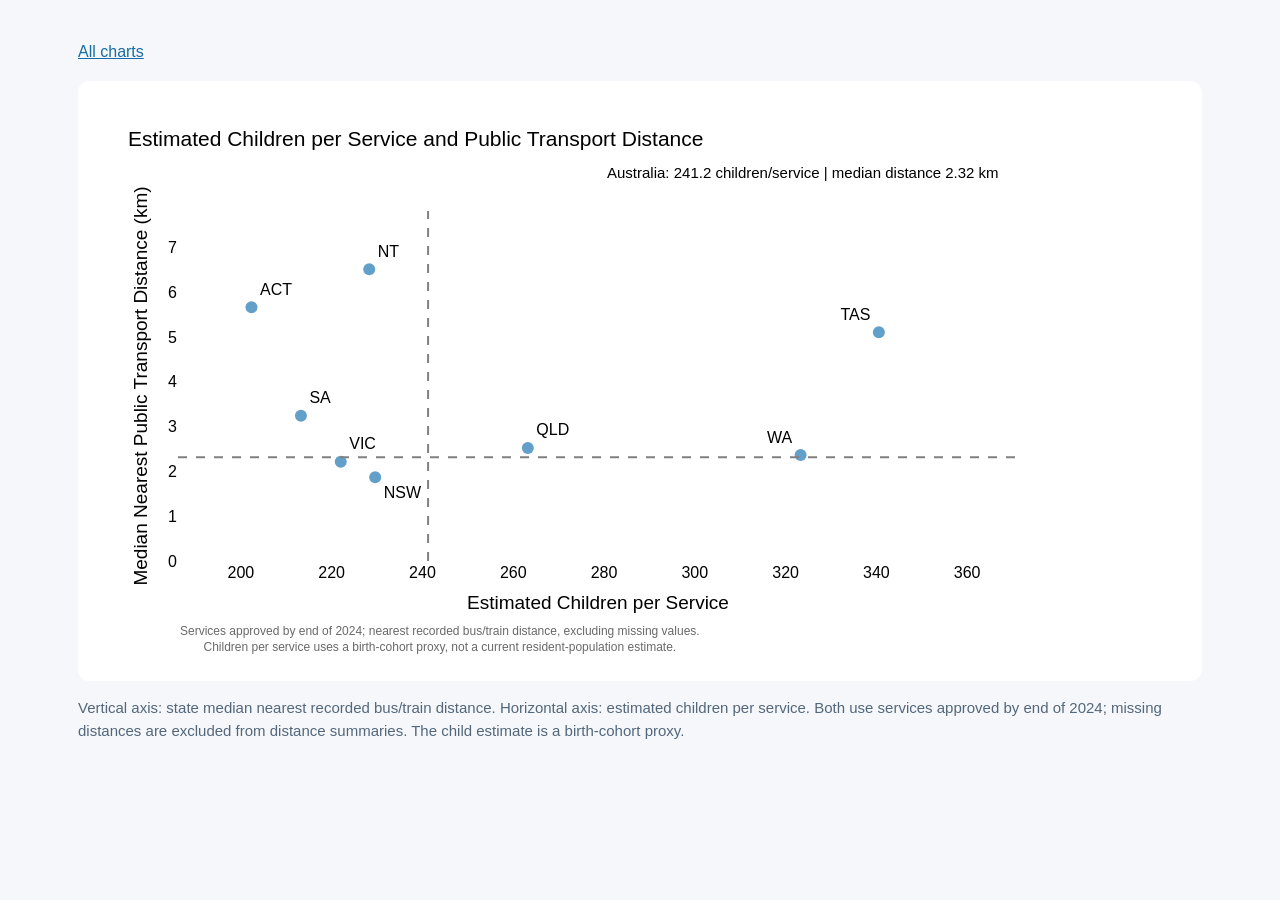
<file: docs/charts/children-accessibility.html>
<!doctype html><html lang="en"><head><meta charset="utf-8"><meta name="viewport" content="width=device-width,initial-scale=1"><title>Estimated Children per Service and Public Transport Distance</title><link rel="stylesheet" href="../assets/style.css"></head><body><main><a class="back" href="../index.html">All charts</a><div class="chart"><div style="height:600px; width:1000px;">                        <script>window.PlotlyConfig = {MathJaxConfig: 'local'};</script>
        <script charset="utf-8" src="../assets/plotly.min.js"></script>                <div id="chart-children-accessibility" class="plotly-graph-div" style="height:100%; width:100%;"></div>            <script>                window.PLOTLYENV=window.PLOTLYENV || {};                                if (document.getElementById("chart-children-accessibility")) {                    Plotly.newPlot(                        "chart-children-accessibility",                        [{"cliponaxis":false,"hovertemplate":"%{hovertext}\u003cextra\u003e\u003c\u002fextra\u003e","hovertext":["ACT\u003cbr\u003eEstimated children per service: 202.3\u003cbr\u003eMedian nearest transport distance: 5.66 km\u003cbr\u003eAll services in the 2024 cohort: 377\u003cbr\u003eServices with a valid distance: 377\u003cbr\u003eEstimated children (birth-cohort proxy): 76,280","NSW\u003cbr\u003eEstimated children per service: 229.6\u003cbr\u003eMedian nearest transport distance: 1.87 km\u003cbr\u003eAll services in the 2024 cohort: 5,940\u003cbr\u003eServices with a valid distance: 5,940\u003cbr\u003eEstimated children (birth-cohort proxy): 1,363,752","NT\u003cbr\u003eEstimated children per service: 228.3\u003cbr\u003eMedian nearest transport distance: 6.51 km\u003cbr\u003eAll services in the 2024 cohort: 235\u003cbr\u003eServices with a valid distance: 235\u003cbr\u003eEstimated children (birth-cohort proxy): 53,645","QLD\u003cbr\u003eEstimated children per service: 263.2\u003cbr\u003eMedian nearest transport distance: 2.52 km\u003cbr\u003eAll services in the 2024 cohort: 3,286\u003cbr\u003eServices with a valid distance: 3,286\u003cbr\u003eEstimated children (birth-cohort proxy): 864,911","SA\u003cbr\u003eEstimated children per service: 213.2\u003cbr\u003eMedian nearest transport distance: 3.24 km\u003cbr\u003eAll services in the 2024 cohort: 1,278\u003cbr\u003eServices with a valid distance: 1,278\u003cbr\u003eEstimated children (birth-cohort proxy): 272,513","TAS\u003cbr\u003eEstimated children per service: 340.6\u003cbr\u003eMedian nearest transport distance: 5.10 km\u003cbr\u003eAll services in the 2024 cohort: 240\u003cbr\u003eServices with a valid distance: 240\u003cbr\u003eEstimated children (birth-cohort proxy): 81,732","VIC\u003cbr\u003eEstimated children per service: 222.0\u003cbr\u003eMedian nearest transport distance: 2.22 km\u003cbr\u003eAll services in the 2024 cohort: 4,813\u003cbr\u003eServices with a valid distance: 4,813\u003cbr\u003eEstimated children (birth-cohort proxy): 1,068,481","WA\u003cbr\u003eEstimated children per service: 323.3\u003cbr\u003eMedian nearest transport distance: 2.36 km\u003cbr\u003eAll services in the 2024 cohort: 1,448\u003cbr\u003eServices with a valid distance: 1,448\u003cbr\u003eEstimated children (birth-cohort proxy): 468,160"],"marker":{"color":"#1f77b4","opacity":0.7,"size":12},"mode":"markers+text","text":["ACT","NSW","NT","QLD","SA","TAS","VIC","WA"],"textfont":{"size":16},"textposition":["top right","bottom right","top right","top right","top right","top left","top right","top left"],"x":[202.3342175066313,229.5878787878788,228.27659574468086,263.21089470480825,213.2339593114241,340.55,221.99896114689383,323.31491712707185],"y":[5.660141204813546,1.8694186696299755,6.507589477543437,2.521788123602661,3.2382762628538853,5.102298257608268,2.2163382578147983,2.362866767078479],"type":"scatter"}],                        {"annotations":[{"bgcolor":"white","font":{"size":15},"showarrow":false,"text":"Australia: 241.2 children\u002fservice | median distance 2.32 km","x":0.98,"xanchor":"right","xref":"paper","y":1.08,"yanchor":"bottom","yref":"paper"},{"font":{"color":"dimgray","size":12},"showarrow":false,"text":"Services approved by end of 2024; nearest recorded bus\u002ftrain distance, excluding missing values.\u003cbr\u003eChildren per service uses a birth-cohort proxy, not a current resident-population estimate.","x":0,"xanchor":"left","xref":"paper","y":-0.27,"yref":"paper"}],"font":{"color":"black","family":"Arial","size":16},"height":600,"hoverlabel":{"align":"left","bgcolor":"white","bordercolor":"black","font":{"color":"black"}},"margin":{"b":120,"l":100,"r":60,"t":130},"shapes":[{"line":{"color":"gray","dash":"dash"},"type":"line","x0":241.24016574899244,"x1":241.24016574899244,"xref":"x","y0":0,"y1":1,"yref":"y domain"},{"line":{"color":"gray","dash":"dash"},"type":"line","x0":0,"x1":1,"xref":"x domain","y0":2.3174671406433927,"y1":2.3174671406433927,"yref":"y"}],"showlegend":false,"template":{"data":{"barpolar":[{"marker":{"line":{"color":"white","width":0.5},"pattern":{"fillmode":"overlay","size":10,"solidity":0.2}},"type":"barpolar"}],"bar":[{"error_x":{"color":"#2a3f5f"},"error_y":{"color":"#2a3f5f"},"marker":{"line":{"color":"white","width":0.5},"pattern":{"fillmode":"overlay","size":10,"solidity":0.2}},"type":"bar"}],"carpet":[{"aaxis":{"endlinecolor":"#2a3f5f","gridcolor":"#C8D4E3","linecolor":"#C8D4E3","minorgridcolor":"#C8D4E3","startlinecolor":"#2a3f5f"},"baxis":{"endlinecolor":"#2a3f5f","gridcolor":"#C8D4E3","linecolor":"#C8D4E3","minorgridcolor":"#C8D4E3","startlinecolor":"#2a3f5f"},"type":"carpet"}],"choropleth":[{"colorbar":{"outlinewidth":0,"ticks":""},"type":"choropleth"}],"contourcarpet":[{"colorbar":{"outlinewidth":0,"ticks":""},"type":"contourcarpet"}],"contour":[{"colorbar":{"outlinewidth":0,"ticks":""},"colorscale":[[0.0,"#0d0887"],[0.1111111111111111,"#46039f"],[0.2222222222222222,"#7201a8"],[0.3333333333333333,"#9c179e"],[0.4444444444444444,"#bd3786"],[0.5555555555555556,"#d8576b"],[0.6666666666666666,"#ed7953"],[0.7777777777777778,"#fb9f3a"],[0.8888888888888888,"#fdca26"],[1.0,"#f0f921"]],"type":"contour"}],"heatmap":[{"colorbar":{"outlinewidth":0,"ticks":""},"colorscale":[[0.0,"#0d0887"],[0.1111111111111111,"#46039f"],[0.2222222222222222,"#7201a8"],[0.3333333333333333,"#9c179e"],[0.4444444444444444,"#bd3786"],[0.5555555555555556,"#d8576b"],[0.6666666666666666,"#ed7953"],[0.7777777777777778,"#fb9f3a"],[0.8888888888888888,"#fdca26"],[1.0,"#f0f921"]],"type":"heatmap"}],"histogram2dcontour":[{"colorbar":{"outlinewidth":0,"ticks":""},"colorscale":[[0.0,"#0d0887"],[0.1111111111111111,"#46039f"],[0.2222222222222222,"#7201a8"],[0.3333333333333333,"#9c179e"],[0.4444444444444444,"#bd3786"],[0.5555555555555556,"#d8576b"],[0.6666666666666666,"#ed7953"],[0.7777777777777778,"#fb9f3a"],[0.8888888888888888,"#fdca26"],[1.0,"#f0f921"]],"type":"histogram2dcontour"}],"histogram2d":[{"colorbar":{"outlinewidth":0,"ticks":""},"colorscale":[[0.0,"#0d0887"],[0.1111111111111111,"#46039f"],[0.2222222222222222,"#7201a8"],[0.3333333333333333,"#9c179e"],[0.4444444444444444,"#bd3786"],[0.5555555555555556,"#d8576b"],[0.6666666666666666,"#ed7953"],[0.7777777777777778,"#fb9f3a"],[0.8888888888888888,"#fdca26"],[1.0,"#f0f921"]],"type":"histogram2d"}],"histogram":[{"marker":{"pattern":{"fillmode":"overlay","size":10,"solidity":0.2}},"type":"histogram"}],"mesh3d":[{"colorbar":{"outlinewidth":0,"ticks":""},"type":"mesh3d"}],"parcoords":[{"line":{"colorbar":{"outlinewidth":0,"ticks":""}},"type":"parcoords"}],"pie":[{"automargin":true,"type":"pie"}],"scatter3d":[{"line":{"colorbar":{"outlinewidth":0,"ticks":""}},"marker":{"colorbar":{"outlinewidth":0,"ticks":""}},"type":"scatter3d"}],"scattercarpet":[{"marker":{"colorbar":{"outlinewidth":0,"ticks":""}},"type":"scattercarpet"}],"scattergeo":[{"marker":{"colorbar":{"outlinewidth":0,"ticks":""}},"type":"scattergeo"}],"scattergl":[{"marker":{"colorbar":{"outlinewidth":0,"ticks":""}},"type":"scattergl"}],"scattermap":[{"marker":{"colorbar":{"outlinewidth":0,"ticks":""}},"type":"scattermap"}],"scatterpolargl":[{"marker":{"colorbar":{"outlinewidth":0,"ticks":""}},"type":"scatterpolargl"}],"scatterpolar":[{"marker":{"colorbar":{"outlinewidth":0,"ticks":""}},"type":"scatterpolar"}],"scatter":[{"fillpattern":{"fillmode":"overlay","size":10,"solidity":0.2},"type":"scatter"}],"scatterternary":[{"marker":{"colorbar":{"outlinewidth":0,"ticks":""}},"type":"scatterternary"}],"surface":[{"colorbar":{"outlinewidth":0,"ticks":""},"colorscale":[[0.0,"#0d0887"],[0.1111111111111111,"#46039f"],[0.2222222222222222,"#7201a8"],[0.3333333333333333,"#9c179e"],[0.4444444444444444,"#bd3786"],[0.5555555555555556,"#d8576b"],[0.6666666666666666,"#ed7953"],[0.7777777777777778,"#fb9f3a"],[0.8888888888888888,"#fdca26"],[1.0,"#f0f921"]],"type":"surface"}],"table":[{"cells":{"fill":{"color":"#EBF0F8"},"line":{"color":"white"}},"header":{"fill":{"color":"#C8D4E3"},"line":{"color":"white"}},"type":"table"}]},"layout":{"annotationdefaults":{"arrowcolor":"#2a3f5f","arrowhead":0,"arrowwidth":1},"autotypenumbers":"strict","coloraxis":{"colorbar":{"outlinewidth":0,"ticks":""}},"colorscale":{"diverging":[[0,"#8e0152"],[0.1,"#c51b7d"],[0.2,"#de77ae"],[0.3,"#f1b6da"],[0.4,"#fde0ef"],[0.5,"#f7f7f7"],[0.6,"#e6f5d0"],[0.7,"#b8e186"],[0.8,"#7fbc41"],[0.9,"#4d9221"],[1,"#276419"]],"sequential":[[0.0,"#0d0887"],[0.1111111111111111,"#46039f"],[0.2222222222222222,"#7201a8"],[0.3333333333333333,"#9c179e"],[0.4444444444444444,"#bd3786"],[0.5555555555555556,"#d8576b"],[0.6666666666666666,"#ed7953"],[0.7777777777777778,"#fb9f3a"],[0.8888888888888888,"#fdca26"],[1.0,"#f0f921"]],"sequentialminus":[[0.0,"#0d0887"],[0.1111111111111111,"#46039f"],[0.2222222222222222,"#7201a8"],[0.3333333333333333,"#9c179e"],[0.4444444444444444,"#bd3786"],[0.5555555555555556,"#d8576b"],[0.6666666666666666,"#ed7953"],[0.7777777777777778,"#fb9f3a"],[0.8888888888888888,"#fdca26"],[1.0,"#f0f921"]]},"colorway":["#636efa","#EF553B","#00cc96","#ab63fa","#FFA15A","#19d3f3","#FF6692","#B6E880","#FF97FF","#FECB52"],"font":{"color":"#2a3f5f"},"geo":{"bgcolor":"white","lakecolor":"white","landcolor":"white","showlakes":true,"showland":true,"subunitcolor":"#C8D4E3"},"hoverlabel":{"align":"left"},"hovermode":"closest","paper_bgcolor":"white","plot_bgcolor":"white","polar":{"angularaxis":{"gridcolor":"#EBF0F8","linecolor":"#EBF0F8","ticks":""},"bgcolor":"white","radialaxis":{"gridcolor":"#EBF0F8","linecolor":"#EBF0F8","ticks":""}},"scene":{"xaxis":{"backgroundcolor":"white","gridcolor":"#DFE8F3","gridwidth":2,"linecolor":"#EBF0F8","showbackground":true,"ticks":"","zerolinecolor":"#EBF0F8"},"yaxis":{"backgroundcolor":"white","gridcolor":"#DFE8F3","gridwidth":2,"linecolor":"#EBF0F8","showbackground":true,"ticks":"","zerolinecolor":"#EBF0F8"},"zaxis":{"backgroundcolor":"white","gridcolor":"#DFE8F3","gridwidth":2,"linecolor":"#EBF0F8","showbackground":true,"ticks":"","zerolinecolor":"#EBF0F8"}},"shapedefaults":{"line":{"color":"#2a3f5f"}},"ternary":{"aaxis":{"gridcolor":"#DFE8F3","linecolor":"#A2B1C6","ticks":""},"baxis":{"gridcolor":"#DFE8F3","linecolor":"#A2B1C6","ticks":""},"bgcolor":"white","caxis":{"gridcolor":"#DFE8F3","linecolor":"#A2B1C6","ticks":""}},"title":{"x":0.05},"xaxis":{"automargin":true,"gridcolor":"#EBF0F8","linecolor":"#EBF0F8","ticks":"","title":{"standoff":15},"zerolinecolor":"#EBF0F8","zerolinewidth":2},"yaxis":{"automargin":true,"gridcolor":"#EBF0F8","linecolor":"#EBF0F8","ticks":"","title":{"standoff":15},"zerolinecolor":"#EBF0F8","zerolinewidth":2}}},"title":{"font":{"size":21},"text":"Estimated Children per Service and Public Transport Distance","x":0.05},"width":1000,"xaxis":{"range":[186.1474801061008,371.19950000000006],"showgrid":false,"title":{"text":"Estimated Children per Service"},"zeroline":false},"yaxis":{"range":[0,7.809107373052124],"showgrid":false,"title":{"text":"Median Nearest Public Transport Distance (km)"},"zeroline":false}},                        {"responsive": true}                    )                };            </script>        </div></div><p class="note">Vertical axis: state median nearest recorded bus/train distance. Horizontal axis: estimated children per service. Both use services approved by end of 2024; missing distances are excluded from distance summaries. The child estimate is a birth-cohort proxy.</p></main></body></html>
</file>
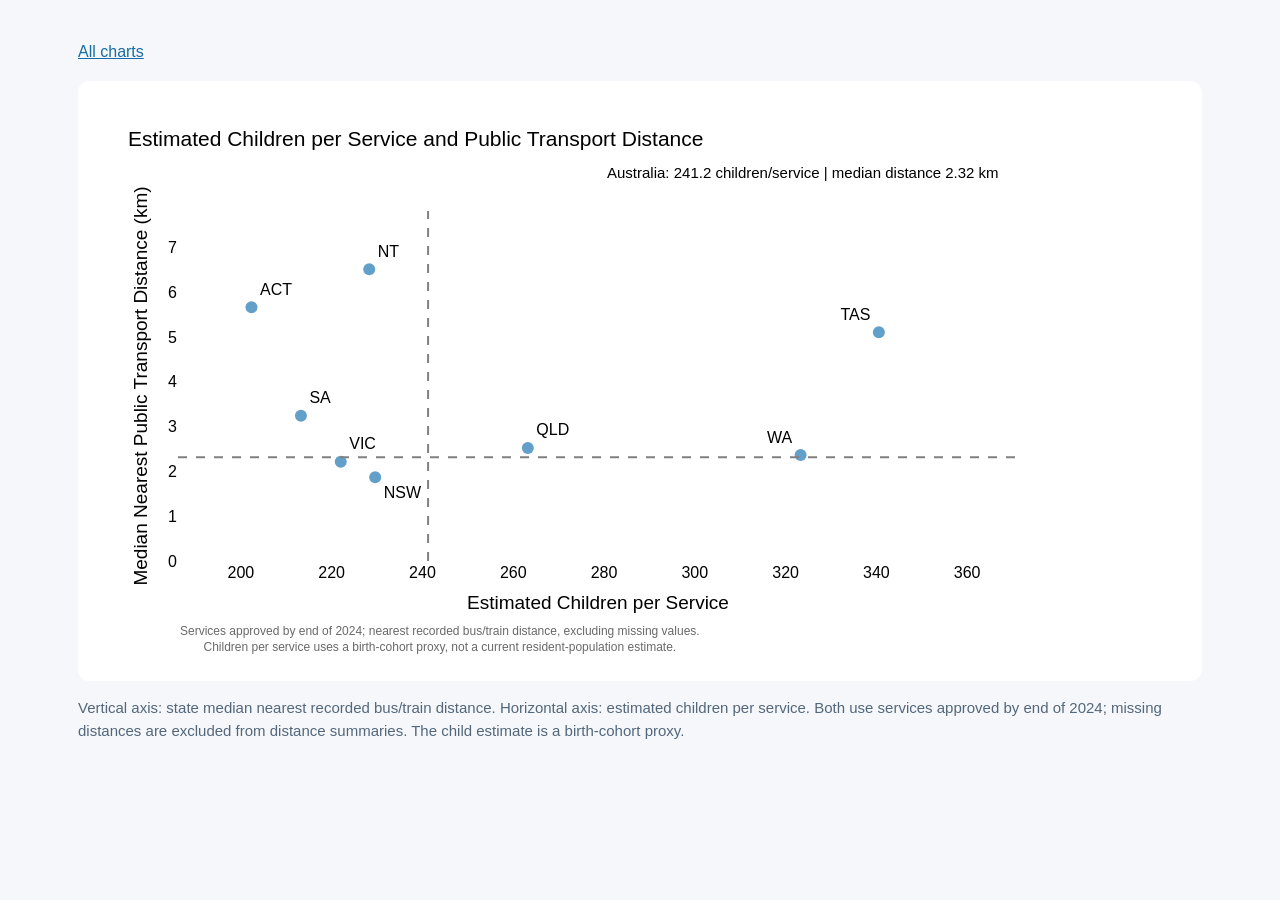
<file: docs/charts/children-capacity.html>
<!doctype html><html><head><meta charset="utf-8"><meta http-equiv="refresh" content="0;url=children-accessibility.html"><title>Updated demand comparison</title></head><body><a href="children-accessibility.html">Open the updated demand and accessibility chart</a></body></html>
</file>
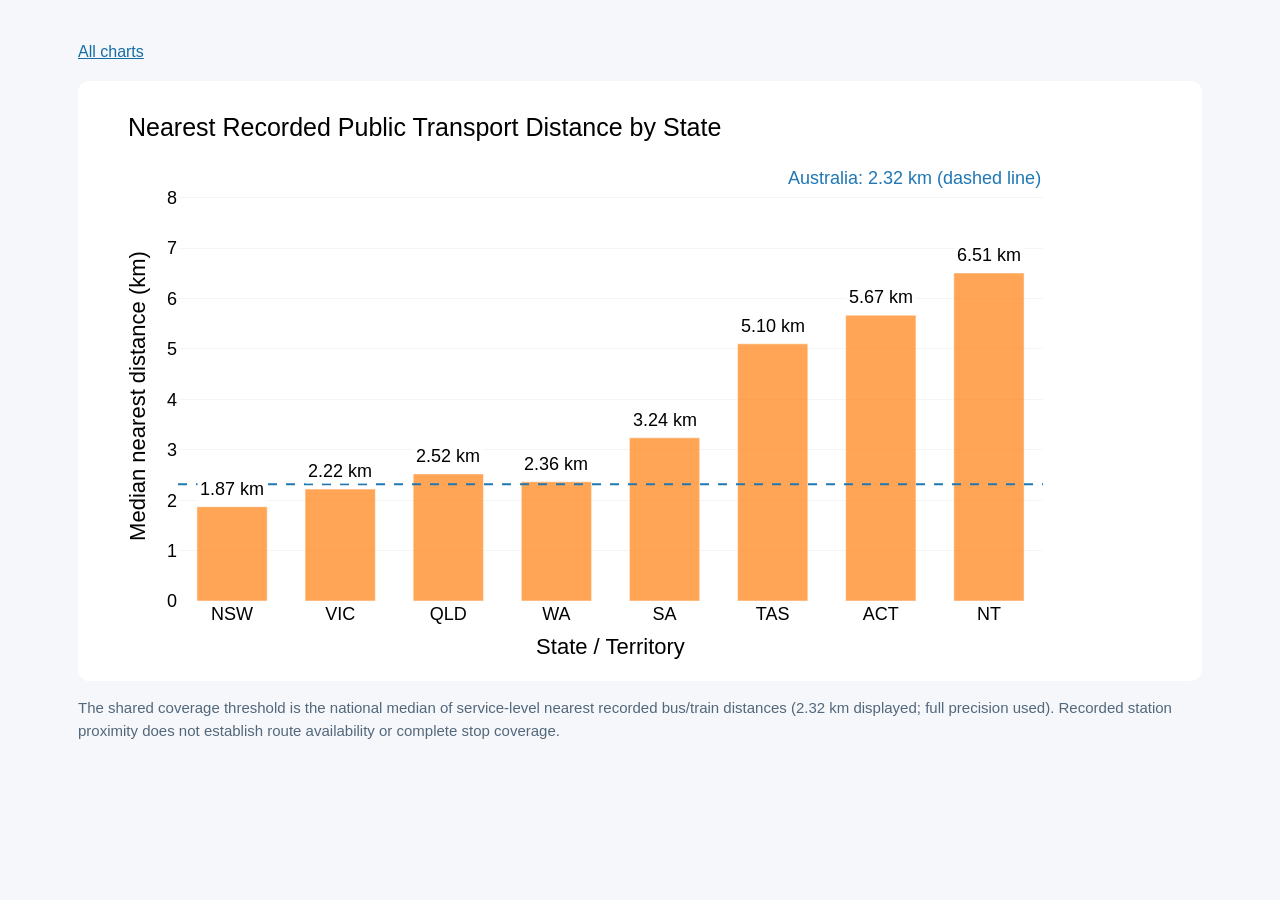
<file: docs/charts/public-transport-nearest-distance.html>
<!doctype html><html lang="en"><head><meta charset="utf-8"><meta name="viewport" content="width=device-width,initial-scale=1"><title>Nearest Recorded Public Transport Distance by State</title><link rel="stylesheet" href="../assets/style.css"></head><body><main><a class="back" href="../index.html">All charts</a><div class="chart"><div style="height:600px; width:1000px;">                        <script>window.PlotlyConfig = {MathJaxConfig: 'local'};</script>
        <script charset="utf-8" src="../assets/plotly.min.js"></script>                <div id="chart-public-transport-nearest-distance" class="plotly-graph-div" style="height:100%; width:100%;"></div>            <script>                window.PLOTLYENV=window.PLOTLYENV || {};                                if (document.getElementById("chart-public-transport-nearest-distance")) {                    Plotly.newPlot(                        "chart-public-transport-nearest-distance",                        [{"cliponaxis":false,"hovertemplate":"%{hovertext}\u003cextra\u003e\u003c\u002fextra\u003e","hovertext":["NSW\u003cbr\u003eNational median threshold: 2.32 km\u003cbr\u003eWithin national median: 55.92%\u003cbr\u003eServices within threshold: 3,327\u003cbr\u003eServices with distance: 5,950\u003cbr\u003eAll services: 5,950\u003cbr\u003eMissing distance: 0\u003cbr\u003eMedian nearest distance: 1.87 km\u003cbr\u003eQ1 \u002f Q3: 0.83 \u002f 4.96 km","VIC\u003cbr\u003eNational median threshold: 2.32 km\u003cbr\u003eWithin national median: 51.87%\u003cbr\u003eServices within threshold: 2,505\u003cbr\u003eServices with distance: 4,829\u003cbr\u003eAll services: 4,829\u003cbr\u003eMissing distance: 0\u003cbr\u003eMedian nearest distance: 2.22 km\u003cbr\u003eQ1 \u002f Q3: 1.15 \u002f 4.43 km","QLD\u003cbr\u003eNational median threshold: 2.32 km\u003cbr\u003eWithin national median: 46.62%\u003cbr\u003eServices within threshold: 1,533\u003cbr\u003eServices with distance: 3,288\u003cbr\u003eAll services: 3,288\u003cbr\u003eMissing distance: 0\u003cbr\u003eMedian nearest distance: 2.52 km\u003cbr\u003eQ1 \u002f Q3: 1.08 \u002f 6.05 km","WA\u003cbr\u003eNational median threshold: 2.32 km\u003cbr\u003eWithin national median: 49.21%\u003cbr\u003eServices within threshold: 715\u003cbr\u003eServices with distance: 1,453\u003cbr\u003eAll services: 1,453\u003cbr\u003eMissing distance: 0\u003cbr\u003eMedian nearest distance: 2.36 km\u003cbr\u003eQ1 \u002f Q3: 1.29 \u002f 4.12 km","SA\u003cbr\u003eNational median threshold: 2.32 km\u003cbr\u003eWithin national median: 41.09%\u003cbr\u003eServices within threshold: 526\u003cbr\u003eServices with distance: 1,280\u003cbr\u003eAll services: 1,280\u003cbr\u003eMissing distance: 0\u003cbr\u003eMedian nearest distance: 3.24 km\u003cbr\u003eQ1 \u002f Q3: 1.23 \u002f 8.41 km","TAS\u003cbr\u003eNational median threshold: 2.32 km\u003cbr\u003eWithin national median: 26.67%\u003cbr\u003eServices within threshold: 64\u003cbr\u003eServices with distance: 240\u003cbr\u003eAll services: 240\u003cbr\u003eMissing distance: 0\u003cbr\u003eMedian nearest distance: 5.10 km\u003cbr\u003eQ1 \u002f Q3: 2.20 \u002f 15.20 km","ACT\u003cbr\u003eNational median threshold: 2.32 km\u003cbr\u003eWithin national median: 26.46%\u003cbr\u003eServices within threshold: 100\u003cbr\u003eServices with distance: 378\u003cbr\u003eAll services: 378\u003cbr\u003eMissing distance: 0\u003cbr\u003eMedian nearest distance: 5.67 km\u003cbr\u003eQ1 \u002f Q3: 2.29 \u002f 9.78 km","NT\u003cbr\u003eNational median threshold: 2.32 km\u003cbr\u003eWithin national median: 24.26%\u003cbr\u003eServices within threshold: 57\u003cbr\u003eServices with distance: 235\u003cbr\u003eAll services: 235\u003cbr\u003eMissing distance: 0\u003cbr\u003eMedian nearest distance: 6.51 km\u003cbr\u003eQ1 \u002f Q3: 2.40 \u002f 15.54 km"],"insidetextanchor":"end","insidetextfont":{"color":"black"},"marker":{"color":"#ff7f0e"},"opacity":0.7,"text":["1.87 km","2.22 km","2.52 km","2.36 km","3.24 km","5.10 km","5.67 km","6.51 km"],"textposition":"none","x":["NSW","VIC","QLD","WA","SA","TAS","ACT","NT"],"y":[1.8705065362159883,2.2199297421271664,2.521788123602661,2.3642799251367133,3.2382762628538853,5.102298257608268,5.66989891655861,6.507589477543437],"type":"bar"}],                        {"template":{"data":{"barpolar":[{"marker":{"line":{"color":"white","width":0.5},"pattern":{"fillmode":"overlay","size":10,"solidity":0.2}},"type":"barpolar"}],"bar":[{"error_x":{"color":"#2a3f5f"},"error_y":{"color":"#2a3f5f"},"marker":{"line":{"color":"white","width":0.5},"pattern":{"fillmode":"overlay","size":10,"solidity":0.2}},"type":"bar"}],"carpet":[{"aaxis":{"endlinecolor":"#2a3f5f","gridcolor":"#C8D4E3","linecolor":"#C8D4E3","minorgridcolor":"#C8D4E3","startlinecolor":"#2a3f5f"},"baxis":{"endlinecolor":"#2a3f5f","gridcolor":"#C8D4E3","linecolor":"#C8D4E3","minorgridcolor":"#C8D4E3","startlinecolor":"#2a3f5f"},"type":"carpet"}],"choropleth":[{"colorbar":{"outlinewidth":0,"ticks":""},"type":"choropleth"}],"contourcarpet":[{"colorbar":{"outlinewidth":0,"ticks":""},"type":"contourcarpet"}],"contour":[{"colorbar":{"outlinewidth":0,"ticks":""},"colorscale":[[0.0,"#0d0887"],[0.1111111111111111,"#46039f"],[0.2222222222222222,"#7201a8"],[0.3333333333333333,"#9c179e"],[0.4444444444444444,"#bd3786"],[0.5555555555555556,"#d8576b"],[0.6666666666666666,"#ed7953"],[0.7777777777777778,"#fb9f3a"],[0.8888888888888888,"#fdca26"],[1.0,"#f0f921"]],"type":"contour"}],"heatmap":[{"colorbar":{"outlinewidth":0,"ticks":""},"colorscale":[[0.0,"#0d0887"],[0.1111111111111111,"#46039f"],[0.2222222222222222,"#7201a8"],[0.3333333333333333,"#9c179e"],[0.4444444444444444,"#bd3786"],[0.5555555555555556,"#d8576b"],[0.6666666666666666,"#ed7953"],[0.7777777777777778,"#fb9f3a"],[0.8888888888888888,"#fdca26"],[1.0,"#f0f921"]],"type":"heatmap"}],"histogram2dcontour":[{"colorbar":{"outlinewidth":0,"ticks":""},"colorscale":[[0.0,"#0d0887"],[0.1111111111111111,"#46039f"],[0.2222222222222222,"#7201a8"],[0.3333333333333333,"#9c179e"],[0.4444444444444444,"#bd3786"],[0.5555555555555556,"#d8576b"],[0.6666666666666666,"#ed7953"],[0.7777777777777778,"#fb9f3a"],[0.8888888888888888,"#fdca26"],[1.0,"#f0f921"]],"type":"histogram2dcontour"}],"histogram2d":[{"colorbar":{"outlinewidth":0,"ticks":""},"colorscale":[[0.0,"#0d0887"],[0.1111111111111111,"#46039f"],[0.2222222222222222,"#7201a8"],[0.3333333333333333,"#9c179e"],[0.4444444444444444,"#bd3786"],[0.5555555555555556,"#d8576b"],[0.6666666666666666,"#ed7953"],[0.7777777777777778,"#fb9f3a"],[0.8888888888888888,"#fdca26"],[1.0,"#f0f921"]],"type":"histogram2d"}],"histogram":[{"marker":{"pattern":{"fillmode":"overlay","size":10,"solidity":0.2}},"type":"histogram"}],"mesh3d":[{"colorbar":{"outlinewidth":0,"ticks":""},"type":"mesh3d"}],"parcoords":[{"line":{"colorbar":{"outlinewidth":0,"ticks":""}},"type":"parcoords"}],"pie":[{"automargin":true,"type":"pie"}],"scatter3d":[{"line":{"colorbar":{"outlinewidth":0,"ticks":""}},"marker":{"colorbar":{"outlinewidth":0,"ticks":""}},"type":"scatter3d"}],"scattercarpet":[{"marker":{"colorbar":{"outlinewidth":0,"ticks":""}},"type":"scattercarpet"}],"scattergeo":[{"marker":{"colorbar":{"outlinewidth":0,"ticks":""}},"type":"scattergeo"}],"scattergl":[{"marker":{"colorbar":{"outlinewidth":0,"ticks":""}},"type":"scattergl"}],"scattermap":[{"marker":{"colorbar":{"outlinewidth":0,"ticks":""}},"type":"scattermap"}],"scatterpolargl":[{"marker":{"colorbar":{"outlinewidth":0,"ticks":""}},"type":"scatterpolargl"}],"scatterpolar":[{"marker":{"colorbar":{"outlinewidth":0,"ticks":""}},"type":"scatterpolar"}],"scatter":[{"fillpattern":{"fillmode":"overlay","size":10,"solidity":0.2},"type":"scatter"}],"scatterternary":[{"marker":{"colorbar":{"outlinewidth":0,"ticks":""}},"type":"scatterternary"}],"surface":[{"colorbar":{"outlinewidth":0,"ticks":""},"colorscale":[[0.0,"#0d0887"],[0.1111111111111111,"#46039f"],[0.2222222222222222,"#7201a8"],[0.3333333333333333,"#9c179e"],[0.4444444444444444,"#bd3786"],[0.5555555555555556,"#d8576b"],[0.6666666666666666,"#ed7953"],[0.7777777777777778,"#fb9f3a"],[0.8888888888888888,"#fdca26"],[1.0,"#f0f921"]],"type":"surface"}],"table":[{"cells":{"fill":{"color":"#EBF0F8"},"line":{"color":"white"}},"header":{"fill":{"color":"#C8D4E3"},"line":{"color":"white"}},"type":"table"}]},"layout":{"annotationdefaults":{"arrowcolor":"#2a3f5f","arrowhead":0,"arrowwidth":1},"autotypenumbers":"strict","coloraxis":{"colorbar":{"outlinewidth":0,"ticks":""}},"colorscale":{"diverging":[[0,"#8e0152"],[0.1,"#c51b7d"],[0.2,"#de77ae"],[0.3,"#f1b6da"],[0.4,"#fde0ef"],[0.5,"#f7f7f7"],[0.6,"#e6f5d0"],[0.7,"#b8e186"],[0.8,"#7fbc41"],[0.9,"#4d9221"],[1,"#276419"]],"sequential":[[0.0,"#0d0887"],[0.1111111111111111,"#46039f"],[0.2222222222222222,"#7201a8"],[0.3333333333333333,"#9c179e"],[0.4444444444444444,"#bd3786"],[0.5555555555555556,"#d8576b"],[0.6666666666666666,"#ed7953"],[0.7777777777777778,"#fb9f3a"],[0.8888888888888888,"#fdca26"],[1.0,"#f0f921"]],"sequentialminus":[[0.0,"#0d0887"],[0.1111111111111111,"#46039f"],[0.2222222222222222,"#7201a8"],[0.3333333333333333,"#9c179e"],[0.4444444444444444,"#bd3786"],[0.5555555555555556,"#d8576b"],[0.6666666666666666,"#ed7953"],[0.7777777777777778,"#fb9f3a"],[0.8888888888888888,"#fdca26"],[1.0,"#f0f921"]]},"colorway":["#636efa","#EF553B","#00cc96","#ab63fa","#FFA15A","#19d3f3","#FF6692","#B6E880","#FF97FF","#FECB52"],"font":{"color":"#2a3f5f"},"geo":{"bgcolor":"white","lakecolor":"white","landcolor":"white","showlakes":true,"showland":true,"subunitcolor":"#C8D4E3"},"hoverlabel":{"align":"left"},"hovermode":"closest","paper_bgcolor":"white","plot_bgcolor":"white","polar":{"angularaxis":{"gridcolor":"#EBF0F8","linecolor":"#EBF0F8","ticks":""},"bgcolor":"white","radialaxis":{"gridcolor":"#EBF0F8","linecolor":"#EBF0F8","ticks":""}},"scene":{"xaxis":{"backgroundcolor":"white","gridcolor":"#DFE8F3","gridwidth":2,"linecolor":"#EBF0F8","showbackground":true,"ticks":"","zerolinecolor":"#EBF0F8"},"yaxis":{"backgroundcolor":"white","gridcolor":"#DFE8F3","gridwidth":2,"linecolor":"#EBF0F8","showbackground":true,"ticks":"","zerolinecolor":"#EBF0F8"},"zaxis":{"backgroundcolor":"white","gridcolor":"#DFE8F3","gridwidth":2,"linecolor":"#EBF0F8","showbackground":true,"ticks":"","zerolinecolor":"#EBF0F8"}},"shapedefaults":{"line":{"color":"#2a3f5f"}},"ternary":{"aaxis":{"gridcolor":"#DFE8F3","linecolor":"#A2B1C6","ticks":""},"baxis":{"gridcolor":"#DFE8F3","linecolor":"#A2B1C6","ticks":""},"bgcolor":"white","caxis":{"gridcolor":"#DFE8F3","linecolor":"#A2B1C6","ticks":""}},"title":{"x":0.05},"xaxis":{"automargin":true,"gridcolor":"#EBF0F8","linecolor":"#EBF0F8","ticks":"","title":{"standoff":15},"zerolinecolor":"#EBF0F8","zerolinewidth":2},"yaxis":{"automargin":true,"gridcolor":"#EBF0F8","linecolor":"#EBF0F8","ticks":"","title":{"standoff":15},"zerolinecolor":"#EBF0F8","zerolinewidth":2}}},"shapes":[{"line":{"color":"#1f77b4","dash":"dash","width":2},"type":"line","x0":0,"x1":1,"xref":"x domain","y0":2.31853323426257,"y1":2.31853323426257,"yref":"y"}],"annotations":[{"font":{"color":"#1f77b4","size":18},"showarrow":false,"text":"Australia: 2.32 km (dashed line)","x":1,"xanchor":"right","xref":"paper","y":1.06,"yref":"paper"},{"bgcolor":"white","borderpad":2,"font":{"color":"black","size":18},"showarrow":false,"text":"1.87 km","x":"NSW","y":1.8705065362159883,"yanchor":"bottom","yshift":5},{"bgcolor":"white","borderpad":2,"font":{"color":"black","size":18},"showarrow":false,"text":"2.22 km","x":"VIC","y":2.2199297421271664,"yanchor":"bottom","yshift":5},{"bgcolor":"white","borderpad":2,"font":{"color":"black","size":18},"showarrow":false,"text":"2.52 km","x":"QLD","y":2.521788123602661,"yanchor":"bottom","yshift":5},{"bgcolor":"white","borderpad":2,"font":{"color":"black","size":18},"showarrow":false,"text":"2.36 km","x":"WA","y":2.3642799251367133,"yanchor":"bottom","yshift":5},{"bgcolor":"white","borderpad":2,"font":{"color":"black","size":18},"showarrow":false,"text":"3.24 km","x":"SA","y":3.2382762628538853,"yanchor":"bottom","yshift":5},{"bgcolor":"white","borderpad":2,"font":{"color":"black","size":18},"showarrow":false,"text":"5.10 km","x":"TAS","y":5.102298257608268,"yanchor":"bottom","yshift":5},{"bgcolor":"white","borderpad":2,"font":{"color":"black","size":18},"showarrow":false,"text":"5.67 km","x":"ACT","y":5.66989891655861,"yanchor":"bottom","yshift":5},{"bgcolor":"white","borderpad":2,"font":{"color":"black","size":18},"showarrow":false,"text":"6.51 km","x":"NT","y":6.507589477543437,"yanchor":"bottom","yshift":5}],"title":{"text":"Nearest Recorded Public Transport Distance by State","x":0.05},"font":{"family":"Arial","size":18,"color":"black"},"xaxis":{"title":{"text":"State \u002f Territory"},"categoryorder":"array","categoryarray":["NSW","VIC","QLD","WA","SA","TAS","ACT","NT"],"tickangle":0,"showgrid":false},"yaxis":{"title":{"text":"Median nearest distance (km)"},"range":[0,8.134486846929295],"gridcolor":"whitesmoke","zeroline":false},"margin":{"l":100,"r":35,"t":110,"b":80},"hoverlabel":{"font":{"color":"black"},"bgcolor":"white","bordercolor":"black","align":"left"},"width":1000,"height":600,"bargap":0.35,"showlegend":false},                        {"responsive": true}                    )                };            </script>        </div></div><p class="note">The shared coverage threshold is the national median of service-level nearest recorded bus/train distances (2.32 km displayed; full precision used). Recorded station proximity does not establish route availability or complete stop coverage.</p></main></body></html>
</file>
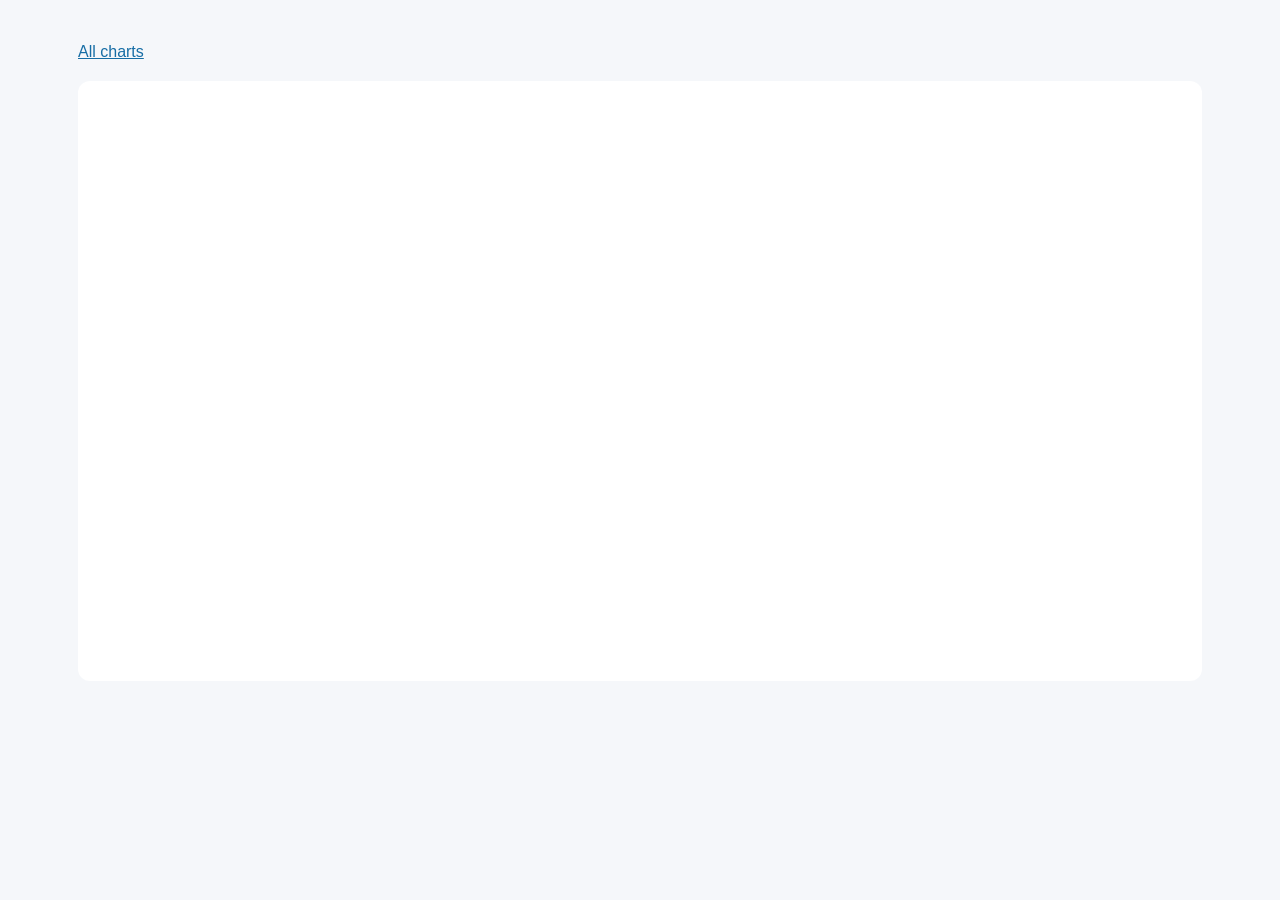
<file: docs/charts/public-transport-within-2km.html>
<!doctype html><html lang="en"><head><meta charset="utf-8"><meta http-equiv="refresh" content="0;url=public-transport-within-national-median.html"><title>Updated transport comparison</title></head><body><p>The comparison now uses the national median nearest distance. <a href="public-transport-within-national-median.html">Open the updated chart</a>.</p></body></html>
</file>
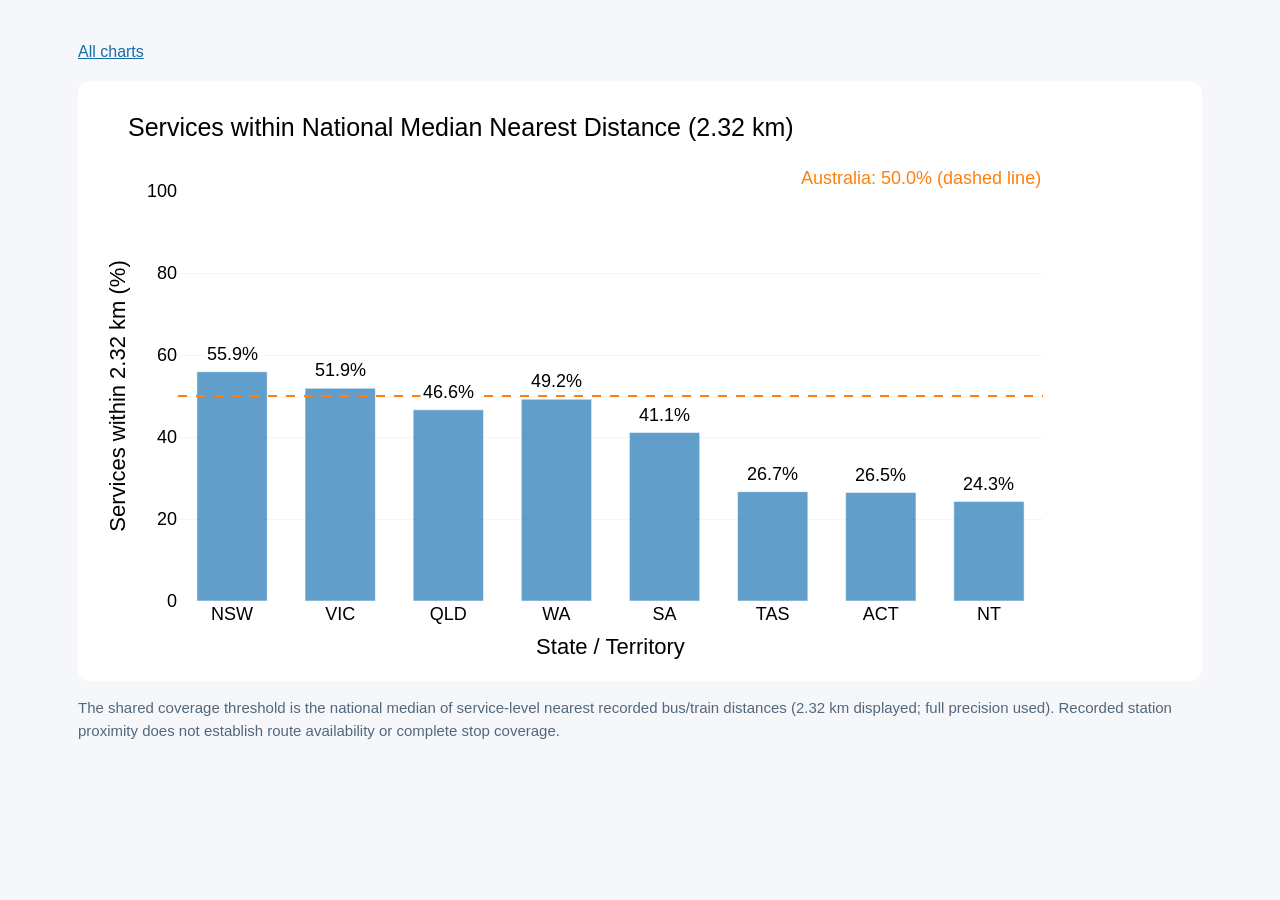
<file: docs/charts/public-transport-within-national-median.html>
<!doctype html><html lang="en"><head><meta charset="utf-8"><meta name="viewport" content="width=device-width,initial-scale=1"><title>Services within National Median Nearest Distance (2.32 km)</title><link rel="stylesheet" href="../assets/style.css"></head><body><main><a class="back" href="../index.html">All charts</a><div class="chart"><div style="height:600px; width:1000px;">                        <script>window.PlotlyConfig = {MathJaxConfig: 'local'};</script>
        <script charset="utf-8" src="../assets/plotly.min.js"></script>                <div id="chart-public-transport-within-national-median" class="plotly-graph-div" style="height:100%; width:100%;"></div>            <script>                window.PLOTLYENV=window.PLOTLYENV || {};                                if (document.getElementById("chart-public-transport-within-national-median")) {                    Plotly.newPlot(                        "chart-public-transport-within-national-median",                        [{"cliponaxis":false,"hovertemplate":"%{hovertext}\u003cextra\u003e\u003c\u002fextra\u003e","hovertext":["NSW\u003cbr\u003eNational median threshold: 2.32 km\u003cbr\u003eWithin national median: 55.92%\u003cbr\u003eServices within threshold: 3,327\u003cbr\u003eServices with distance: 5,950\u003cbr\u003eAll services: 5,950\u003cbr\u003eMissing distance: 0\u003cbr\u003eMedian nearest distance: 1.87 km\u003cbr\u003eQ1 \u002f Q3: 0.83 \u002f 4.96 km","VIC\u003cbr\u003eNational median threshold: 2.32 km\u003cbr\u003eWithin national median: 51.87%\u003cbr\u003eServices within threshold: 2,505\u003cbr\u003eServices with distance: 4,829\u003cbr\u003eAll services: 4,829\u003cbr\u003eMissing distance: 0\u003cbr\u003eMedian nearest distance: 2.22 km\u003cbr\u003eQ1 \u002f Q3: 1.15 \u002f 4.43 km","QLD\u003cbr\u003eNational median threshold: 2.32 km\u003cbr\u003eWithin national median: 46.62%\u003cbr\u003eServices within threshold: 1,533\u003cbr\u003eServices with distance: 3,288\u003cbr\u003eAll services: 3,288\u003cbr\u003eMissing distance: 0\u003cbr\u003eMedian nearest distance: 2.52 km\u003cbr\u003eQ1 \u002f Q3: 1.08 \u002f 6.05 km","WA\u003cbr\u003eNational median threshold: 2.32 km\u003cbr\u003eWithin national median: 49.21%\u003cbr\u003eServices within threshold: 715\u003cbr\u003eServices with distance: 1,453\u003cbr\u003eAll services: 1,453\u003cbr\u003eMissing distance: 0\u003cbr\u003eMedian nearest distance: 2.36 km\u003cbr\u003eQ1 \u002f Q3: 1.29 \u002f 4.12 km","SA\u003cbr\u003eNational median threshold: 2.32 km\u003cbr\u003eWithin national median: 41.09%\u003cbr\u003eServices within threshold: 526\u003cbr\u003eServices with distance: 1,280\u003cbr\u003eAll services: 1,280\u003cbr\u003eMissing distance: 0\u003cbr\u003eMedian nearest distance: 3.24 km\u003cbr\u003eQ1 \u002f Q3: 1.23 \u002f 8.41 km","TAS\u003cbr\u003eNational median threshold: 2.32 km\u003cbr\u003eWithin national median: 26.67%\u003cbr\u003eServices within threshold: 64\u003cbr\u003eServices with distance: 240\u003cbr\u003eAll services: 240\u003cbr\u003eMissing distance: 0\u003cbr\u003eMedian nearest distance: 5.10 km\u003cbr\u003eQ1 \u002f Q3: 2.20 \u002f 15.20 km","ACT\u003cbr\u003eNational median threshold: 2.32 km\u003cbr\u003eWithin national median: 26.46%\u003cbr\u003eServices within threshold: 100\u003cbr\u003eServices with distance: 378\u003cbr\u003eAll services: 378\u003cbr\u003eMissing distance: 0\u003cbr\u003eMedian nearest distance: 5.67 km\u003cbr\u003eQ1 \u002f Q3: 2.29 \u002f 9.78 km","NT\u003cbr\u003eNational median threshold: 2.32 km\u003cbr\u003eWithin national median: 24.26%\u003cbr\u003eServices within threshold: 57\u003cbr\u003eServices with distance: 235\u003cbr\u003eAll services: 235\u003cbr\u003eMissing distance: 0\u003cbr\u003eMedian nearest distance: 6.51 km\u003cbr\u003eQ1 \u002f Q3: 2.40 \u002f 15.54 km"],"insidetextanchor":"end","insidetextfont":{"color":"black"},"marker":{"color":"#1f77b4"},"opacity":0.7,"text":["55.9%","51.9%","46.6%","49.2%","41.1%","26.7%","26.5%","24.3%"],"textposition":"none","x":["NSW","VIC","QLD","WA","SA","TAS","ACT","NT"],"y":[55.91596638655462,51.87409401532408,46.62408759124087,49.208534067446664,41.09375,26.666666666666668,26.455026455026456,24.25531914893617],"type":"bar"}],                        {"template":{"data":{"barpolar":[{"marker":{"line":{"color":"white","width":0.5},"pattern":{"fillmode":"overlay","size":10,"solidity":0.2}},"type":"barpolar"}],"bar":[{"error_x":{"color":"#2a3f5f"},"error_y":{"color":"#2a3f5f"},"marker":{"line":{"color":"white","width":0.5},"pattern":{"fillmode":"overlay","size":10,"solidity":0.2}},"type":"bar"}],"carpet":[{"aaxis":{"endlinecolor":"#2a3f5f","gridcolor":"#C8D4E3","linecolor":"#C8D4E3","minorgridcolor":"#C8D4E3","startlinecolor":"#2a3f5f"},"baxis":{"endlinecolor":"#2a3f5f","gridcolor":"#C8D4E3","linecolor":"#C8D4E3","minorgridcolor":"#C8D4E3","startlinecolor":"#2a3f5f"},"type":"carpet"}],"choropleth":[{"colorbar":{"outlinewidth":0,"ticks":""},"type":"choropleth"}],"contourcarpet":[{"colorbar":{"outlinewidth":0,"ticks":""},"type":"contourcarpet"}],"contour":[{"colorbar":{"outlinewidth":0,"ticks":""},"colorscale":[[0.0,"#0d0887"],[0.1111111111111111,"#46039f"],[0.2222222222222222,"#7201a8"],[0.3333333333333333,"#9c179e"],[0.4444444444444444,"#bd3786"],[0.5555555555555556,"#d8576b"],[0.6666666666666666,"#ed7953"],[0.7777777777777778,"#fb9f3a"],[0.8888888888888888,"#fdca26"],[1.0,"#f0f921"]],"type":"contour"}],"heatmap":[{"colorbar":{"outlinewidth":0,"ticks":""},"colorscale":[[0.0,"#0d0887"],[0.1111111111111111,"#46039f"],[0.2222222222222222,"#7201a8"],[0.3333333333333333,"#9c179e"],[0.4444444444444444,"#bd3786"],[0.5555555555555556,"#d8576b"],[0.6666666666666666,"#ed7953"],[0.7777777777777778,"#fb9f3a"],[0.8888888888888888,"#fdca26"],[1.0,"#f0f921"]],"type":"heatmap"}],"histogram2dcontour":[{"colorbar":{"outlinewidth":0,"ticks":""},"colorscale":[[0.0,"#0d0887"],[0.1111111111111111,"#46039f"],[0.2222222222222222,"#7201a8"],[0.3333333333333333,"#9c179e"],[0.4444444444444444,"#bd3786"],[0.5555555555555556,"#d8576b"],[0.6666666666666666,"#ed7953"],[0.7777777777777778,"#fb9f3a"],[0.8888888888888888,"#fdca26"],[1.0,"#f0f921"]],"type":"histogram2dcontour"}],"histogram2d":[{"colorbar":{"outlinewidth":0,"ticks":""},"colorscale":[[0.0,"#0d0887"],[0.1111111111111111,"#46039f"],[0.2222222222222222,"#7201a8"],[0.3333333333333333,"#9c179e"],[0.4444444444444444,"#bd3786"],[0.5555555555555556,"#d8576b"],[0.6666666666666666,"#ed7953"],[0.7777777777777778,"#fb9f3a"],[0.8888888888888888,"#fdca26"],[1.0,"#f0f921"]],"type":"histogram2d"}],"histogram":[{"marker":{"pattern":{"fillmode":"overlay","size":10,"solidity":0.2}},"type":"histogram"}],"mesh3d":[{"colorbar":{"outlinewidth":0,"ticks":""},"type":"mesh3d"}],"parcoords":[{"line":{"colorbar":{"outlinewidth":0,"ticks":""}},"type":"parcoords"}],"pie":[{"automargin":true,"type":"pie"}],"scatter3d":[{"line":{"colorbar":{"outlinewidth":0,"ticks":""}},"marker":{"colorbar":{"outlinewidth":0,"ticks":""}},"type":"scatter3d"}],"scattercarpet":[{"marker":{"colorbar":{"outlinewidth":0,"ticks":""}},"type":"scattercarpet"}],"scattergeo":[{"marker":{"colorbar":{"outlinewidth":0,"ticks":""}},"type":"scattergeo"}],"scattergl":[{"marker":{"colorbar":{"outlinewidth":0,"ticks":""}},"type":"scattergl"}],"scattermap":[{"marker":{"colorbar":{"outlinewidth":0,"ticks":""}},"type":"scattermap"}],"scatterpolargl":[{"marker":{"colorbar":{"outlinewidth":0,"ticks":""}},"type":"scatterpolargl"}],"scatterpolar":[{"marker":{"colorbar":{"outlinewidth":0,"ticks":""}},"type":"scatterpolar"}],"scatter":[{"fillpattern":{"fillmode":"overlay","size":10,"solidity":0.2},"type":"scatter"}],"scatterternary":[{"marker":{"colorbar":{"outlinewidth":0,"ticks":""}},"type":"scatterternary"}],"surface":[{"colorbar":{"outlinewidth":0,"ticks":""},"colorscale":[[0.0,"#0d0887"],[0.1111111111111111,"#46039f"],[0.2222222222222222,"#7201a8"],[0.3333333333333333,"#9c179e"],[0.4444444444444444,"#bd3786"],[0.5555555555555556,"#d8576b"],[0.6666666666666666,"#ed7953"],[0.7777777777777778,"#fb9f3a"],[0.8888888888888888,"#fdca26"],[1.0,"#f0f921"]],"type":"surface"}],"table":[{"cells":{"fill":{"color":"#EBF0F8"},"line":{"color":"white"}},"header":{"fill":{"color":"#C8D4E3"},"line":{"color":"white"}},"type":"table"}]},"layout":{"annotationdefaults":{"arrowcolor":"#2a3f5f","arrowhead":0,"arrowwidth":1},"autotypenumbers":"strict","coloraxis":{"colorbar":{"outlinewidth":0,"ticks":""}},"colorscale":{"diverging":[[0,"#8e0152"],[0.1,"#c51b7d"],[0.2,"#de77ae"],[0.3,"#f1b6da"],[0.4,"#fde0ef"],[0.5,"#f7f7f7"],[0.6,"#e6f5d0"],[0.7,"#b8e186"],[0.8,"#7fbc41"],[0.9,"#4d9221"],[1,"#276419"]],"sequential":[[0.0,"#0d0887"],[0.1111111111111111,"#46039f"],[0.2222222222222222,"#7201a8"],[0.3333333333333333,"#9c179e"],[0.4444444444444444,"#bd3786"],[0.5555555555555556,"#d8576b"],[0.6666666666666666,"#ed7953"],[0.7777777777777778,"#fb9f3a"],[0.8888888888888888,"#fdca26"],[1.0,"#f0f921"]],"sequentialminus":[[0.0,"#0d0887"],[0.1111111111111111,"#46039f"],[0.2222222222222222,"#7201a8"],[0.3333333333333333,"#9c179e"],[0.4444444444444444,"#bd3786"],[0.5555555555555556,"#d8576b"],[0.6666666666666666,"#ed7953"],[0.7777777777777778,"#fb9f3a"],[0.8888888888888888,"#fdca26"],[1.0,"#f0f921"]]},"colorway":["#636efa","#EF553B","#00cc96","#ab63fa","#FFA15A","#19d3f3","#FF6692","#B6E880","#FF97FF","#FECB52"],"font":{"color":"#2a3f5f"},"geo":{"bgcolor":"white","lakecolor":"white","landcolor":"white","showlakes":true,"showland":true,"subunitcolor":"#C8D4E3"},"hoverlabel":{"align":"left"},"hovermode":"closest","paper_bgcolor":"white","plot_bgcolor":"white","polar":{"angularaxis":{"gridcolor":"#EBF0F8","linecolor":"#EBF0F8","ticks":""},"bgcolor":"white","radialaxis":{"gridcolor":"#EBF0F8","linecolor":"#EBF0F8","ticks":""}},"scene":{"xaxis":{"backgroundcolor":"white","gridcolor":"#DFE8F3","gridwidth":2,"linecolor":"#EBF0F8","showbackground":true,"ticks":"","zerolinecolor":"#EBF0F8"},"yaxis":{"backgroundcolor":"white","gridcolor":"#DFE8F3","gridwidth":2,"linecolor":"#EBF0F8","showbackground":true,"ticks":"","zerolinecolor":"#EBF0F8"},"zaxis":{"backgroundcolor":"white","gridcolor":"#DFE8F3","gridwidth":2,"linecolor":"#EBF0F8","showbackground":true,"ticks":"","zerolinecolor":"#EBF0F8"}},"shapedefaults":{"line":{"color":"#2a3f5f"}},"ternary":{"aaxis":{"gridcolor":"#DFE8F3","linecolor":"#A2B1C6","ticks":""},"baxis":{"gridcolor":"#DFE8F3","linecolor":"#A2B1C6","ticks":""},"bgcolor":"white","caxis":{"gridcolor":"#DFE8F3","linecolor":"#A2B1C6","ticks":""}},"title":{"x":0.05},"xaxis":{"automargin":true,"gridcolor":"#EBF0F8","linecolor":"#EBF0F8","ticks":"","title":{"standoff":15},"zerolinecolor":"#EBF0F8","zerolinewidth":2},"yaxis":{"automargin":true,"gridcolor":"#EBF0F8","linecolor":"#EBF0F8","ticks":"","title":{"standoff":15},"zerolinecolor":"#EBF0F8","zerolinewidth":2}}},"shapes":[{"line":{"color":"#ff7f0e","dash":"dash","width":2},"type":"line","x0":0,"x1":1,"xref":"x domain","y0":50.00283237976548,"y1":50.00283237976548,"yref":"y"}],"annotations":[{"font":{"color":"#ff7f0e","size":18},"showarrow":false,"text":"Australia: 50.0% (dashed line)","x":1,"xanchor":"right","xref":"paper","y":1.06,"yref":"paper"},{"bgcolor":"white","borderpad":2,"font":{"color":"black","size":18},"showarrow":false,"text":"55.9%","x":"NSW","y":55.91596638655462,"yanchor":"bottom","yshift":5},{"bgcolor":"white","borderpad":2,"font":{"color":"black","size":18},"showarrow":false,"text":"51.9%","x":"VIC","y":51.87409401532408,"yanchor":"bottom","yshift":5},{"bgcolor":"white","borderpad":2,"font":{"color":"black","size":18},"showarrow":false,"text":"46.6%","x":"QLD","y":46.62408759124087,"yanchor":"bottom","yshift":5},{"bgcolor":"white","borderpad":2,"font":{"color":"black","size":18},"showarrow":false,"text":"49.2%","x":"WA","y":49.208534067446664,"yanchor":"bottom","yshift":5},{"bgcolor":"white","borderpad":2,"font":{"color":"black","size":18},"showarrow":false,"text":"41.1%","x":"SA","y":41.09375,"yanchor":"bottom","yshift":5},{"bgcolor":"white","borderpad":2,"font":{"color":"black","size":18},"showarrow":false,"text":"26.7%","x":"TAS","y":26.666666666666668,"yanchor":"bottom","yshift":5},{"bgcolor":"white","borderpad":2,"font":{"color":"black","size":18},"showarrow":false,"text":"26.5%","x":"ACT","y":26.455026455026456,"yanchor":"bottom","yshift":5},{"bgcolor":"white","borderpad":2,"font":{"color":"black","size":18},"showarrow":false,"text":"24.3%","x":"NT","y":24.25531914893617,"yanchor":"bottom","yshift":5}],"title":{"text":"Services within National Median Nearest Distance (2.32 km)","x":0.05},"font":{"family":"Arial","size":18,"color":"black"},"xaxis":{"title":{"text":"State \u002f Territory"},"categoryorder":"array","categoryarray":["NSW","VIC","QLD","WA","SA","TAS","ACT","NT"],"tickangle":0,"showgrid":false},"yaxis":{"title":{"text":"Services within 2.32 km (%)"},"range":[0,100],"gridcolor":"whitesmoke","zeroline":false},"margin":{"l":100,"r":35,"t":110,"b":80},"hoverlabel":{"font":{"color":"black"},"bgcolor":"white","bordercolor":"black","align":"left"},"width":1000,"height":600,"bargap":0.35,"showlegend":false},                        {"responsive": true}                    )                };            </script>        </div></div><p class="note">The shared coverage threshold is the national median of service-level nearest recorded bus/train distances (2.32 km displayed; full precision used). Recorded station proximity does not establish route availability or complete stop coverage.</p></main></body></html>
</file>
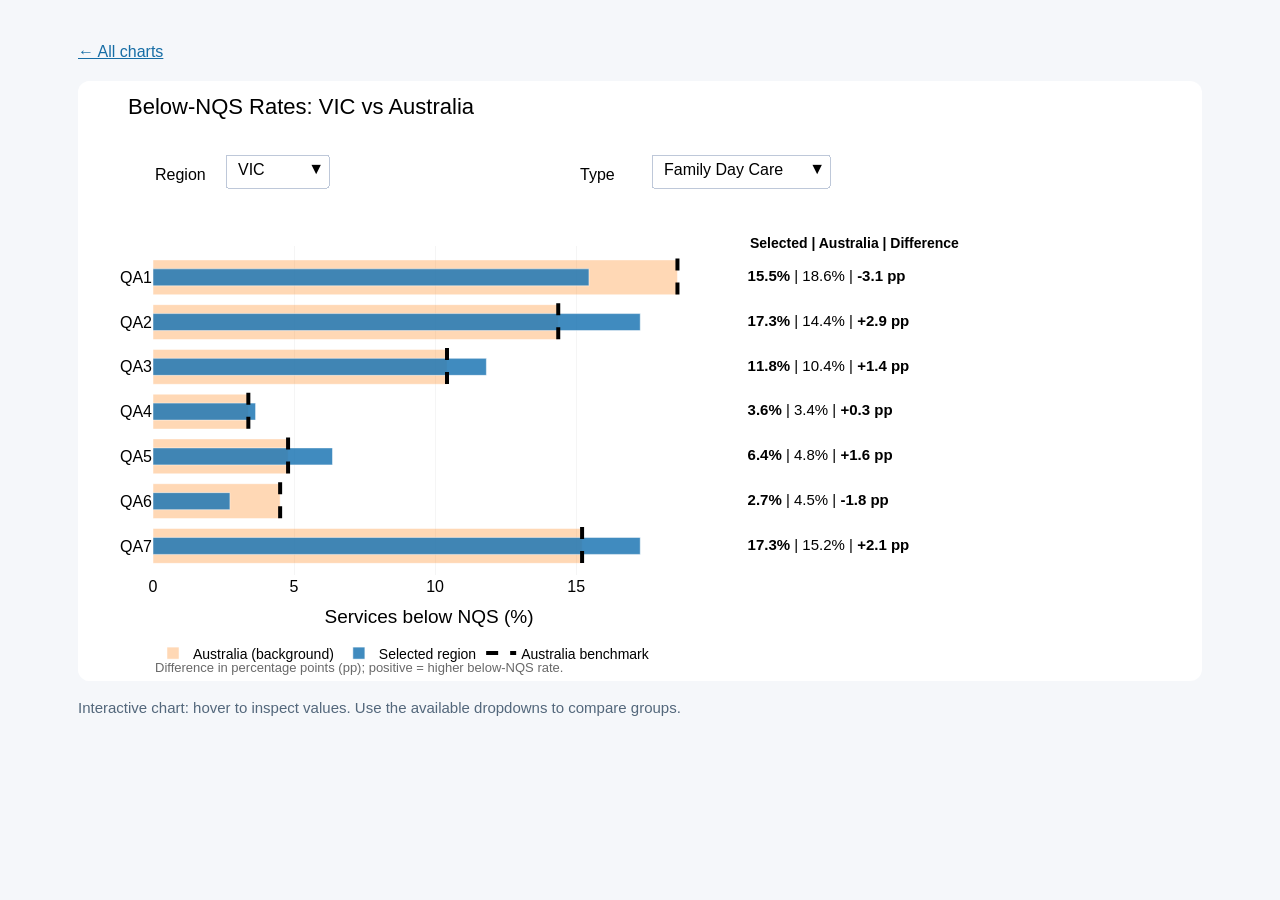
<file: docs/charts/qa-below-nqs.html>
<!doctype html><html lang="en"><head><meta charset="utf-8"><meta name="viewport" content="width=device-width,initial-scale=1"><title>Below-NQS Rates: VIC vs Australia</title><link rel="stylesheet" href="../assets/style.css"></head><body><main><a class="back" href="../index.html">← All charts</a><div class="chart"><div style="height:600px; width:1000px;">                        <script>window.PlotlyConfig = {MathJaxConfig: 'local'};</script>
        <script charset="utf-8" src="../assets/plotly.min.js"></script>                <div id="chart-qa-below-nqs" class="plotly-graph-div" style="height:100%; width:100%;"></div>            <script>                window.PLOTLYENV=window.PLOTLYENV || {};                                if (document.getElementById("chart-qa-below-nqs")) {                    Plotly.newPlot(                        "chart-qa-below-nqs",                        [{"customdata":[["Australia","All service types",1010,16327,"QA1"],["Australia","All service types",885,16327,"QA2"],["Australia","All service types",427,16326,"QA3"],["Australia","All service types",382,16326,"QA4"],["Australia","All service types",336,16326,"QA5"],["Australia","All service types",253,16326,"QA6"],["Australia","All service types",991,16326,"QA7"]],"hovertemplate":"\u003cb\u003e%{customdata[4]} | Australia\u003c\u002fb\u003e\u003cbr\u003eService type: %{customdata[1]}\u003cbr\u003eBelow NQS: %{customdata[2]:,} \u002f %{customdata[3]:,}\u003cbr\u003eNational rate: %{x:.2f}%\u003cextra\u003e\u003c\u002fextra\u003e","marker":{"color":"#ff7f0e"},"name":"Australia (background)","opacity":0.3,"orientation":"h","visible":false,"width":0.78,"x":[6.186072150425676,5.4204691615116065,2.61546000245008,2.339826044346441,2.0580668871738332,1.5496753644493446,6.070072277349014],"y":[0,1,2,3,4,5,6],"type":"bar"},{"customdata":[["VIC","All service types",110,4265,"QA1",6.186072150425676,-3.606939676803167],["VIC","All service types",115,4265,"QA2",5.4204691615116065,-2.7241033936335293],["VIC","All service types",50,4265,"QA3",2.61546000245008,-1.443127059894394],["VIC","All service types",37,4265,"QA4",2.339826044346441,-1.4722996668552337],["VIC","All service types",37,4265,"QA5",2.0580668871738332,-1.1905405096826258],["VIC","All service types",10,4265,"QA6",1.5496753644493446,-1.3152087759382074],["VIC","All service types",128,4265,"QA7",6.070072277349014,-3.068899944406458]],"hovertemplate":"\u003cb\u003e%{customdata[4]} | %{customdata[0]}\u003c\u002fb\u003e\u003cbr\u003eService type: %{customdata[1]}\u003cbr\u003eBelow NQS: %{customdata[2]:,} \u002f %{customdata[3]:,}\u003cbr\u003eSelected rate: %{x:.2f}%\u003cbr\u003eAustralia: %{customdata[5]:.2f}%\u003cbr\u003eDifference: %{customdata[6]:+.2f} percentage points\u003cextra\u003e\u003c\u002fextra\u003e","marker":{"color":"#1f77b4"},"name":"Selected region","opacity":0.85,"orientation":"h","visible":false,"width":0.38,"x":[2.5791324736225087,2.6963657678780772,1.1723329425556859,0.8675263774912074,0.8675263774912074,0.23446658851113714,3.0011723329425557],"y":[0,1,2,3,4,5,6],"type":"bar"},{"connectgaps":false,"customdata":[["Australia","All service types",1010,16327,"QA1"],["Australia","All service types",1010,16327,"QA1"],["Australia","All service types",1010,16327,"QA1"],["Australia","All service types",885,16327,"QA2"],["Australia","All service types",885,16327,"QA2"],["Australia","All service types",885,16327,"QA2"],["Australia","All service types",427,16326,"QA3"],["Australia","All service types",427,16326,"QA3"],["Australia","All service types",427,16326,"QA3"],["Australia","All service types",382,16326,"QA4"],["Australia","All service types",382,16326,"QA4"],["Australia","All service types",382,16326,"QA4"],["Australia","All service types",336,16326,"QA5"],["Australia","All service types",336,16326,"QA5"],["Australia","All service types",336,16326,"QA5"],["Australia","All service types",253,16326,"QA6"],["Australia","All service types",253,16326,"QA6"],["Australia","All service types",253,16326,"QA6"],["Australia","All service types",991,16326,"QA7"],["Australia","All service types",991,16326,"QA7"],["Australia","All service types",991,16326,"QA7"]],"hovertemplate":"\u003cb\u003e%{customdata[4]} | Australia benchmark\u003c\u002fb\u003e\u003cbr\u003eService type: %{customdata[1]}\u003cbr\u003eBelow NQS: %{customdata[2]:,} \u002f %{customdata[3]:,}\u003cbr\u003eNational rate: %{x:.2f}%\u003cextra\u003e\u003c\u002fextra\u003e","line":{"color":"black","dash":"dash","width":4},"mode":"lines","name":"Australia benchmark","visible":false,"x":[6.186072150425676,6.186072150425676,null,5.4204691615116065,5.4204691615116065,null,2.61546000245008,2.61546000245008,null,2.339826044346441,2.339826044346441,null,2.0580668871738332,2.0580668871738332,null,1.5496753644493446,1.5496753644493446,null,6.070072277349014,6.070072277349014,null],"y":[-0.42,0.42,null,0.5800000000000001,1.42,null,1.58,2.42,null,2.58,3.42,null,3.58,4.42,null,4.58,5.42,null,5.58,6.42,null],"type":"scatter"},{"cliponaxis":false,"hoverinfo":"skip","mode":"text","name":"Rate comparison","showlegend":false,"text":["\u003cb\u003e2.6%\u003c\u002fb\u003e | 6.2% | \u003cb\u003e-3.6 pp\u003c\u002fb\u003e","\u003cb\u003e2.7%\u003c\u002fb\u003e | 5.4% | \u003cb\u003e-2.7 pp\u003c\u002fb\u003e","\u003cb\u003e1.2%\u003c\u002fb\u003e | 2.6% | \u003cb\u003e-1.4 pp\u003c\u002fb\u003e","\u003cb\u003e0.9%\u003c\u002fb\u003e | 2.3% | \u003cb\u003e-1.5 pp\u003c\u002fb\u003e","\u003cb\u003e0.9%\u003c\u002fb\u003e | 2.1% | \u003cb\u003e-1.2 pp\u003c\u002fb\u003e","\u003cb\u003e0.2%\u003c\u002fb\u003e | 1.5% | \u003cb\u003e-1.3 pp\u003c\u002fb\u003e","\u003cb\u003e3.0%\u003c\u002fb\u003e | 6.1% | \u003cb\u003e-3.1 pp\u003c\u002fb\u003e"],"textfont":{"color":"black","size":15},"textposition":"middle right","visible":false,"x":[0.02,0.02,0.02,0.02,0.02,0.02,0.02],"xaxis":"x2","y":[0,1,2,3,4,5,6],"type":"scatter"},{"customdata":[["Australia","Centre-Based Care",944,15972,"QA1"],["Australia","Centre-Based Care",834,15972,"QA2"],["Australia","Centre-Based Care",390,15971,"QA3"],["Australia","Centre-Based Care",370,15971,"QA4"],["Australia","Centre-Based Care",319,15971,"QA5"],["Australia","Centre-Based Care",237,15971,"QA6"],["Australia","Centre-Based Care",937,15971,"QA7"]],"hovertemplate":"\u003cb\u003e%{customdata[4]} | Australia\u003c\u002fb\u003e\u003cbr\u003eService type: %{customdata[1]}\u003cbr\u003eBelow NQS: %{customdata[2]:,} \u002f %{customdata[3]:,}\u003cbr\u003eNational rate: %{x:.2f}%\u003cextra\u003e\u003c\u002fextra\u003e","marker":{"color":"#ff7f0e"},"name":"Australia (background)","opacity":0.3,"orientation":"h","visible":false,"width":0.78,"x":[5.910343100425745,5.221637866265966,2.441925990858431,2.316699016968255,1.9973702335483063,1.483939640598585,5.866883726754743],"y":[0,1,2,3,4,5,6],"type":"bar"},{"customdata":[["VIC","Centre-Based Care",93,4155,"QA1",5.910343100425745,-3.672075952411305],["VIC","Centre-Based Care",96,4155,"QA2",5.221637866265966,-2.9111685521865436],["VIC","Centre-Based Care",37,4155,"QA3",2.441925990858431,-1.5514326093903206],["VIC","Centre-Based Care",33,4155,"QA4",2.316699016968255,-1.5224751902534537],["VIC","Centre-Based Care",30,4155,"QA5",1.9973702335483063,-1.2753485728984868],["VIC","Centre-Based Care",7,4155,"QA6",1.483939640598585,-1.3154679197802936],["VIC","Centre-Based Care",109,4155,"QA7",5.866883726754743,-3.2435383597270655]],"hovertemplate":"\u003cb\u003e%{customdata[4]} | %{customdata[0]}\u003c\u002fb\u003e\u003cbr\u003eService type: %{customdata[1]}\u003cbr\u003eBelow NQS: %{customdata[2]:,} \u002f %{customdata[3]:,}\u003cbr\u003eSelected rate: %{x:.2f}%\u003cbr\u003eAustralia: %{customdata[5]:.2f}%\u003cbr\u003eDifference: %{customdata[6]:+.2f} percentage points\u003cextra\u003e\u003c\u002fextra\u003e","marker":{"color":"#1f77b4"},"name":"Selected region","opacity":0.85,"orientation":"h","visible":false,"width":0.38,"x":[2.2382671480144403,2.3104693140794224,0.8904933814681107,0.7942238267148014,0.7220216606498195,0.1684717208182912,2.6233453670276776],"y":[0,1,2,3,4,5,6],"type":"bar"},{"connectgaps":false,"customdata":[["Australia","Centre-Based Care",944,15972,"QA1"],["Australia","Centre-Based Care",944,15972,"QA1"],["Australia","Centre-Based Care",944,15972,"QA1"],["Australia","Centre-Based Care",834,15972,"QA2"],["Australia","Centre-Based Care",834,15972,"QA2"],["Australia","Centre-Based Care",834,15972,"QA2"],["Australia","Centre-Based Care",390,15971,"QA3"],["Australia","Centre-Based Care",390,15971,"QA3"],["Australia","Centre-Based Care",390,15971,"QA3"],["Australia","Centre-Based Care",370,15971,"QA4"],["Australia","Centre-Based Care",370,15971,"QA4"],["Australia","Centre-Based Care",370,15971,"QA4"],["Australia","Centre-Based Care",319,15971,"QA5"],["Australia","Centre-Based Care",319,15971,"QA5"],["Australia","Centre-Based Care",319,15971,"QA5"],["Australia","Centre-Based Care",237,15971,"QA6"],["Australia","Centre-Based Care",237,15971,"QA6"],["Australia","Centre-Based Care",237,15971,"QA6"],["Australia","Centre-Based Care",937,15971,"QA7"],["Australia","Centre-Based Care",937,15971,"QA7"],["Australia","Centre-Based Care",937,15971,"QA7"]],"hovertemplate":"\u003cb\u003e%{customdata[4]} | Australia benchmark\u003c\u002fb\u003e\u003cbr\u003eService type: %{customdata[1]}\u003cbr\u003eBelow NQS: %{customdata[2]:,} \u002f %{customdata[3]:,}\u003cbr\u003eNational rate: %{x:.2f}%\u003cextra\u003e\u003c\u002fextra\u003e","line":{"color":"black","dash":"dash","width":4},"mode":"lines","name":"Australia benchmark","visible":false,"x":[5.910343100425745,5.910343100425745,null,5.221637866265966,5.221637866265966,null,2.441925990858431,2.441925990858431,null,2.316699016968255,2.316699016968255,null,1.9973702335483063,1.9973702335483063,null,1.483939640598585,1.483939640598585,null,5.866883726754743,5.866883726754743,null],"y":[-0.42,0.42,null,0.5800000000000001,1.42,null,1.58,2.42,null,2.58,3.42,null,3.58,4.42,null,4.58,5.42,null,5.58,6.42,null],"type":"scatter"},{"cliponaxis":false,"hoverinfo":"skip","mode":"text","name":"Rate comparison","showlegend":false,"text":["\u003cb\u003e2.2%\u003c\u002fb\u003e | 5.9% | \u003cb\u003e-3.7 pp\u003c\u002fb\u003e","\u003cb\u003e2.3%\u003c\u002fb\u003e | 5.2% | \u003cb\u003e-2.9 pp\u003c\u002fb\u003e","\u003cb\u003e0.9%\u003c\u002fb\u003e | 2.4% | \u003cb\u003e-1.6 pp\u003c\u002fb\u003e","\u003cb\u003e0.8%\u003c\u002fb\u003e | 2.3% | \u003cb\u003e-1.5 pp\u003c\u002fb\u003e","\u003cb\u003e0.7%\u003c\u002fb\u003e | 2.0% | \u003cb\u003e-1.3 pp\u003c\u002fb\u003e","\u003cb\u003e0.2%\u003c\u002fb\u003e | 1.5% | \u003cb\u003e-1.3 pp\u003c\u002fb\u003e","\u003cb\u003e2.6%\u003c\u002fb\u003e | 5.9% | \u003cb\u003e-3.2 pp\u003c\u002fb\u003e"],"textfont":{"color":"black","size":15},"textposition":"middle right","visible":false,"x":[0.02,0.02,0.02,0.02,0.02,0.02,0.02],"xaxis":"x2","y":[0,1,2,3,4,5,6],"type":"scatter"},{"customdata":[["Australia","Family Day Care",66,355,"QA1"],["Australia","Family Day Care",51,355,"QA2"],["Australia","Family Day Care",37,355,"QA3"],["Australia","Family Day Care",12,355,"QA4"],["Australia","Family Day Care",17,355,"QA5"],["Australia","Family Day Care",16,355,"QA6"],["Australia","Family Day Care",54,355,"QA7"]],"hovertemplate":"\u003cb\u003e%{customdata[4]} | Australia\u003c\u002fb\u003e\u003cbr\u003eService type: %{customdata[1]}\u003cbr\u003eBelow NQS: %{customdata[2]:,} \u002f %{customdata[3]:,}\u003cbr\u003eNational rate: %{x:.2f}%\u003cextra\u003e\u003c\u002fextra\u003e","marker":{"color":"#ff7f0e"},"name":"Australia (background)","opacity":0.3,"orientation":"h","visible":true,"width":0.78,"x":[18.591549295774648,14.366197183098592,10.422535211267606,3.3802816901408446,4.788732394366197,4.507042253521127,15.211267605633802],"y":[0,1,2,3,4,5,6],"type":"bar"},{"customdata":[["VIC","Family Day Care",17,110,"QA1",18.591549295774648,-3.1370038412291947],["VIC","Family Day Care",19,110,"QA2",14.366197183098592,2.9065300896286814],["VIC","Family Day Care",13,110,"QA3",10.422535211267606,1.3956466069142124],["VIC","Family Day Care",4,110,"QA4",3.3802816901408446,0.2560819462227917],["VIC","Family Day Care",7,110,"QA5",4.788732394366197,1.5749039692701663],["VIC","Family Day Care",3,110,"QA6",4.507042253521127,-1.7797695262484],["VIC","Family Day Care",19,110,"QA7",15.211267605633802,2.0614596670934713]],"hovertemplate":"\u003cb\u003e%{customdata[4]} | %{customdata[0]}\u003c\u002fb\u003e\u003cbr\u003eService type: %{customdata[1]}\u003cbr\u003eBelow NQS: %{customdata[2]:,} \u002f %{customdata[3]:,}\u003cbr\u003eSelected rate: %{x:.2f}%\u003cbr\u003eAustralia: %{customdata[5]:.2f}%\u003cbr\u003eDifference: %{customdata[6]:+.2f} percentage points\u003cextra\u003e\u003c\u002fextra\u003e","marker":{"color":"#1f77b4"},"name":"Selected region","opacity":0.85,"orientation":"h","visible":true,"width":0.38,"x":[15.454545454545453,17.272727272727273,11.818181818181818,3.6363636363636362,6.363636363636363,2.727272727272727,17.272727272727273],"y":[0,1,2,3,4,5,6],"type":"bar"},{"connectgaps":false,"customdata":[["Australia","Family Day Care",66,355,"QA1"],["Australia","Family Day Care",66,355,"QA1"],["Australia","Family Day Care",66,355,"QA1"],["Australia","Family Day Care",51,355,"QA2"],["Australia","Family Day Care",51,355,"QA2"],["Australia","Family Day Care",51,355,"QA2"],["Australia","Family Day Care",37,355,"QA3"],["Australia","Family Day Care",37,355,"QA3"],["Australia","Family Day Care",37,355,"QA3"],["Australia","Family Day Care",12,355,"QA4"],["Australia","Family Day Care",12,355,"QA4"],["Australia","Family Day Care",12,355,"QA4"],["Australia","Family Day Care",17,355,"QA5"],["Australia","Family Day Care",17,355,"QA5"],["Australia","Family Day Care",17,355,"QA5"],["Australia","Family Day Care",16,355,"QA6"],["Australia","Family Day Care",16,355,"QA6"],["Australia","Family Day Care",16,355,"QA6"],["Australia","Family Day Care",54,355,"QA7"],["Australia","Family Day Care",54,355,"QA7"],["Australia","Family Day Care",54,355,"QA7"]],"hovertemplate":"\u003cb\u003e%{customdata[4]} | Australia benchmark\u003c\u002fb\u003e\u003cbr\u003eService type: %{customdata[1]}\u003cbr\u003eBelow NQS: %{customdata[2]:,} \u002f %{customdata[3]:,}\u003cbr\u003eNational rate: %{x:.2f}%\u003cextra\u003e\u003c\u002fextra\u003e","line":{"color":"black","dash":"dash","width":4},"mode":"lines","name":"Australia benchmark","visible":true,"x":[18.591549295774648,18.591549295774648,null,14.366197183098592,14.366197183098592,null,10.422535211267606,10.422535211267606,null,3.3802816901408446,3.3802816901408446,null,4.788732394366197,4.788732394366197,null,4.507042253521127,4.507042253521127,null,15.211267605633802,15.211267605633802,null],"y":[-0.42,0.42,null,0.5800000000000001,1.42,null,1.58,2.42,null,2.58,3.42,null,3.58,4.42,null,4.58,5.42,null,5.58,6.42,null],"type":"scatter"},{"cliponaxis":false,"hoverinfo":"skip","mode":"text","name":"Rate comparison","showlegend":false,"text":["\u003cb\u003e15.5%\u003c\u002fb\u003e | 18.6% | \u003cb\u003e-3.1 pp\u003c\u002fb\u003e","\u003cb\u003e17.3%\u003c\u002fb\u003e | 14.4% | \u003cb\u003e+2.9 pp\u003c\u002fb\u003e","\u003cb\u003e11.8%\u003c\u002fb\u003e | 10.4% | \u003cb\u003e+1.4 pp\u003c\u002fb\u003e","\u003cb\u003e3.6%\u003c\u002fb\u003e | 3.4% | \u003cb\u003e+0.3 pp\u003c\u002fb\u003e","\u003cb\u003e6.4%\u003c\u002fb\u003e | 4.8% | \u003cb\u003e+1.6 pp\u003c\u002fb\u003e","\u003cb\u003e2.7%\u003c\u002fb\u003e | 4.5% | \u003cb\u003e-1.8 pp\u003c\u002fb\u003e","\u003cb\u003e17.3%\u003c\u002fb\u003e | 15.2% | \u003cb\u003e+2.1 pp\u003c\u002fb\u003e"],"textfont":{"color":"black","size":15},"textposition":"middle right","visible":true,"x":[0.02,0.02,0.02,0.02,0.02,0.02,0.02],"xaxis":"x2","y":[0,1,2,3,4,5,6],"type":"scatter"}],                        {"annotations":[{"showarrow":false,"text":"Region","x":0,"xanchor":"left","xref":"paper","y":1.25,"yref":"paper"},{"showarrow":false,"text":"Type","x":0.47,"xanchor":"left","xref":"paper","y":1.25,"yref":"paper"},{"font":{"size":14},"showarrow":false,"text":"\u003cb\u003eSelected | Australia | Difference\u003c\u002fb\u003e","x":0.657,"xanchor":"left","xref":"paper","y":1.04,"yref":"paper"},{"font":{"color":"dimgray","size":13},"showarrow":false,"text":"Difference in percentage points (pp); positive = higher below-NQS rate.","x":0,"xanchor":"left","xref":"paper","y":-0.31,"yref":"paper"}],"bargap":0.2,"barmode":"overlay","font":{"color":"black","family":"Arial","size":16},"height":600,"hoverlabel":{"align":"left","bgcolor":"white","bordercolor":"black","font":{"color":"black"}},"legend":{"font":{"size":14},"orientation":"h","x":0,"y":-0.19},"margin":{"b":100,"l":75,"r":20,"t":165},"template":{"data":{"barpolar":[{"marker":{"line":{"color":"white","width":0.5},"pattern":{"fillmode":"overlay","size":10,"solidity":0.2}},"type":"barpolar"}],"bar":[{"error_x":{"color":"#2a3f5f"},"error_y":{"color":"#2a3f5f"},"marker":{"line":{"color":"white","width":0.5},"pattern":{"fillmode":"overlay","size":10,"solidity":0.2}},"type":"bar"}],"carpet":[{"aaxis":{"endlinecolor":"#2a3f5f","gridcolor":"#C8D4E3","linecolor":"#C8D4E3","minorgridcolor":"#C8D4E3","startlinecolor":"#2a3f5f"},"baxis":{"endlinecolor":"#2a3f5f","gridcolor":"#C8D4E3","linecolor":"#C8D4E3","minorgridcolor":"#C8D4E3","startlinecolor":"#2a3f5f"},"type":"carpet"}],"choropleth":[{"colorbar":{"outlinewidth":0,"ticks":""},"type":"choropleth"}],"contourcarpet":[{"colorbar":{"outlinewidth":0,"ticks":""},"type":"contourcarpet"}],"contour":[{"colorbar":{"outlinewidth":0,"ticks":""},"colorscale":[[0.0,"#0d0887"],[0.1111111111111111,"#46039f"],[0.2222222222222222,"#7201a8"],[0.3333333333333333,"#9c179e"],[0.4444444444444444,"#bd3786"],[0.5555555555555556,"#d8576b"],[0.6666666666666666,"#ed7953"],[0.7777777777777778,"#fb9f3a"],[0.8888888888888888,"#fdca26"],[1.0,"#f0f921"]],"type":"contour"}],"heatmap":[{"colorbar":{"outlinewidth":0,"ticks":""},"colorscale":[[0.0,"#0d0887"],[0.1111111111111111,"#46039f"],[0.2222222222222222,"#7201a8"],[0.3333333333333333,"#9c179e"],[0.4444444444444444,"#bd3786"],[0.5555555555555556,"#d8576b"],[0.6666666666666666,"#ed7953"],[0.7777777777777778,"#fb9f3a"],[0.8888888888888888,"#fdca26"],[1.0,"#f0f921"]],"type":"heatmap"}],"histogram2dcontour":[{"colorbar":{"outlinewidth":0,"ticks":""},"colorscale":[[0.0,"#0d0887"],[0.1111111111111111,"#46039f"],[0.2222222222222222,"#7201a8"],[0.3333333333333333,"#9c179e"],[0.4444444444444444,"#bd3786"],[0.5555555555555556,"#d8576b"],[0.6666666666666666,"#ed7953"],[0.7777777777777778,"#fb9f3a"],[0.8888888888888888,"#fdca26"],[1.0,"#f0f921"]],"type":"histogram2dcontour"}],"histogram2d":[{"colorbar":{"outlinewidth":0,"ticks":""},"colorscale":[[0.0,"#0d0887"],[0.1111111111111111,"#46039f"],[0.2222222222222222,"#7201a8"],[0.3333333333333333,"#9c179e"],[0.4444444444444444,"#bd3786"],[0.5555555555555556,"#d8576b"],[0.6666666666666666,"#ed7953"],[0.7777777777777778,"#fb9f3a"],[0.8888888888888888,"#fdca26"],[1.0,"#f0f921"]],"type":"histogram2d"}],"histogram":[{"marker":{"pattern":{"fillmode":"overlay","size":10,"solidity":0.2}},"type":"histogram"}],"mesh3d":[{"colorbar":{"outlinewidth":0,"ticks":""},"type":"mesh3d"}],"parcoords":[{"line":{"colorbar":{"outlinewidth":0,"ticks":""}},"type":"parcoords"}],"pie":[{"automargin":true,"type":"pie"}],"scatter3d":[{"line":{"colorbar":{"outlinewidth":0,"ticks":""}},"marker":{"colorbar":{"outlinewidth":0,"ticks":""}},"type":"scatter3d"}],"scattercarpet":[{"marker":{"colorbar":{"outlinewidth":0,"ticks":""}},"type":"scattercarpet"}],"scattergeo":[{"marker":{"colorbar":{"outlinewidth":0,"ticks":""}},"type":"scattergeo"}],"scattergl":[{"marker":{"colorbar":{"outlinewidth":0,"ticks":""}},"type":"scattergl"}],"scattermap":[{"marker":{"colorbar":{"outlinewidth":0,"ticks":""}},"type":"scattermap"}],"scatterpolargl":[{"marker":{"colorbar":{"outlinewidth":0,"ticks":""}},"type":"scatterpolargl"}],"scatterpolar":[{"marker":{"colorbar":{"outlinewidth":0,"ticks":""}},"type":"scatterpolar"}],"scatter":[{"fillpattern":{"fillmode":"overlay","size":10,"solidity":0.2},"type":"scatter"}],"scatterternary":[{"marker":{"colorbar":{"outlinewidth":0,"ticks":""}},"type":"scatterternary"}],"surface":[{"colorbar":{"outlinewidth":0,"ticks":""},"colorscale":[[0.0,"#0d0887"],[0.1111111111111111,"#46039f"],[0.2222222222222222,"#7201a8"],[0.3333333333333333,"#9c179e"],[0.4444444444444444,"#bd3786"],[0.5555555555555556,"#d8576b"],[0.6666666666666666,"#ed7953"],[0.7777777777777778,"#fb9f3a"],[0.8888888888888888,"#fdca26"],[1.0,"#f0f921"]],"type":"surface"}],"table":[{"cells":{"fill":{"color":"#EBF0F8"},"line":{"color":"white"}},"header":{"fill":{"color":"#C8D4E3"},"line":{"color":"white"}},"type":"table"}]},"layout":{"annotationdefaults":{"arrowcolor":"#2a3f5f","arrowhead":0,"arrowwidth":1},"autotypenumbers":"strict","coloraxis":{"colorbar":{"outlinewidth":0,"ticks":""}},"colorscale":{"diverging":[[0,"#8e0152"],[0.1,"#c51b7d"],[0.2,"#de77ae"],[0.3,"#f1b6da"],[0.4,"#fde0ef"],[0.5,"#f7f7f7"],[0.6,"#e6f5d0"],[0.7,"#b8e186"],[0.8,"#7fbc41"],[0.9,"#4d9221"],[1,"#276419"]],"sequential":[[0.0,"#0d0887"],[0.1111111111111111,"#46039f"],[0.2222222222222222,"#7201a8"],[0.3333333333333333,"#9c179e"],[0.4444444444444444,"#bd3786"],[0.5555555555555556,"#d8576b"],[0.6666666666666666,"#ed7953"],[0.7777777777777778,"#fb9f3a"],[0.8888888888888888,"#fdca26"],[1.0,"#f0f921"]],"sequentialminus":[[0.0,"#0d0887"],[0.1111111111111111,"#46039f"],[0.2222222222222222,"#7201a8"],[0.3333333333333333,"#9c179e"],[0.4444444444444444,"#bd3786"],[0.5555555555555556,"#d8576b"],[0.6666666666666666,"#ed7953"],[0.7777777777777778,"#fb9f3a"],[0.8888888888888888,"#fdca26"],[1.0,"#f0f921"]]},"colorway":["#636efa","#EF553B","#00cc96","#ab63fa","#FFA15A","#19d3f3","#FF6692","#B6E880","#FF97FF","#FECB52"],"font":{"color":"#2a3f5f"},"geo":{"bgcolor":"white","lakecolor":"white","landcolor":"white","showlakes":true,"showland":true,"subunitcolor":"#C8D4E3"},"hoverlabel":{"align":"left"},"hovermode":"closest","paper_bgcolor":"white","plot_bgcolor":"white","polar":{"angularaxis":{"gridcolor":"#EBF0F8","linecolor":"#EBF0F8","ticks":""},"bgcolor":"white","radialaxis":{"gridcolor":"#EBF0F8","linecolor":"#EBF0F8","ticks":""}},"scene":{"xaxis":{"backgroundcolor":"white","gridcolor":"#DFE8F3","gridwidth":2,"linecolor":"#EBF0F8","showbackground":true,"ticks":"","zerolinecolor":"#EBF0F8"},"yaxis":{"backgroundcolor":"white","gridcolor":"#DFE8F3","gridwidth":2,"linecolor":"#EBF0F8","showbackground":true,"ticks":"","zerolinecolor":"#EBF0F8"},"zaxis":{"backgroundcolor":"white","gridcolor":"#DFE8F3","gridwidth":2,"linecolor":"#EBF0F8","showbackground":true,"ticks":"","zerolinecolor":"#EBF0F8"}},"shapedefaults":{"line":{"color":"#2a3f5f"}},"ternary":{"aaxis":{"gridcolor":"#DFE8F3","linecolor":"#A2B1C6","ticks":""},"baxis":{"gridcolor":"#DFE8F3","linecolor":"#A2B1C6","ticks":""},"bgcolor":"white","caxis":{"gridcolor":"#DFE8F3","linecolor":"#A2B1C6","ticks":""}},"title":{"x":0.05},"xaxis":{"automargin":true,"gridcolor":"#EBF0F8","linecolor":"#EBF0F8","ticks":"","title":{"standoff":15},"zerolinecolor":"#EBF0F8","zerolinewidth":2},"yaxis":{"automargin":true,"gridcolor":"#EBF0F8","linecolor":"#EBF0F8","ticks":"","title":{"standoff":15},"zerolinecolor":"#EBF0F8","zerolinewidth":2}}},"title":{"text":"Below-NQS Rates: VIC vs Australia","x":0.05,"y":0.97},"updatemenus":[{"active":2,"buttons":[{"args":[{"x":[[6.186072150425676,5.4204691615116065,2.61546000245008,2.339826044346441,2.0580668871738332,1.5496753644493446,6.070072277349014],[6.186072150425676,5.4204691615116065,2.61546000245008,2.339826044346441,2.0580668871738332,1.5496753644493446,6.070072277349014],[6.186072150425676,6.186072150425676,null,5.4204691615116065,5.4204691615116065,null,2.61546000245008,2.61546000245008,null,2.339826044346441,2.339826044346441,null,2.0580668871738332,2.0580668871738332,null,1.5496753644493446,1.5496753644493446,null,6.070072277349014,6.070072277349014,null],[0.02,0.02,0.02,0.02,0.02,0.02,0.02],[5.910343100425745,5.221637866265966,2.441925990858431,2.316699016968255,1.9973702335483063,1.483939640598585,5.866883726754743],[5.910343100425745,5.221637866265966,2.441925990858431,2.316699016968255,1.9973702335483063,1.483939640598585,5.866883726754743],[5.910343100425745,5.910343100425745,null,5.221637866265966,5.221637866265966,null,2.441925990858431,2.441925990858431,null,2.316699016968255,2.316699016968255,null,1.9973702335483063,1.9973702335483063,null,1.483939640598585,1.483939640598585,null,5.866883726754743,5.866883726754743,null],[0.02,0.02,0.02,0.02,0.02,0.02,0.02],[18.591549295774648,14.366197183098592,10.422535211267606,3.3802816901408446,4.788732394366197,4.507042253521127,15.211267605633802],[18.591549295774648,14.366197183098592,10.422535211267606,3.3802816901408446,4.788732394366197,4.507042253521127,15.211267605633802],[18.591549295774648,18.591549295774648,null,14.366197183098592,14.366197183098592,null,10.422535211267606,10.422535211267606,null,3.3802816901408446,3.3802816901408446,null,4.788732394366197,4.788732394366197,null,4.507042253521127,4.507042253521127,null,15.211267605633802,15.211267605633802,null],[0.02,0.02,0.02,0.02,0.02,0.02,0.02]],"text":[null,null,null,["\u003cb\u003e6.2%\u003c\u002fb\u003e | 6.2% | \u003cb\u003e+0.0 pp\u003c\u002fb\u003e","\u003cb\u003e5.4%\u003c\u002fb\u003e | 5.4% | \u003cb\u003e+0.0 pp\u003c\u002fb\u003e","\u003cb\u003e2.6%\u003c\u002fb\u003e | 2.6% | \u003cb\u003e+0.0 pp\u003c\u002fb\u003e","\u003cb\u003e2.3%\u003c\u002fb\u003e | 2.3% | \u003cb\u003e+0.0 pp\u003c\u002fb\u003e","\u003cb\u003e2.1%\u003c\u002fb\u003e | 2.1% | \u003cb\u003e+0.0 pp\u003c\u002fb\u003e","\u003cb\u003e1.5%\u003c\u002fb\u003e | 1.5% | \u003cb\u003e+0.0 pp\u003c\u002fb\u003e","\u003cb\u003e6.1%\u003c\u002fb\u003e | 6.1% | \u003cb\u003e+0.0 pp\u003c\u002fb\u003e"],null,null,null,["\u003cb\u003e5.9%\u003c\u002fb\u003e | 5.9% | \u003cb\u003e+0.0 pp\u003c\u002fb\u003e","\u003cb\u003e5.2%\u003c\u002fb\u003e | 5.2% | \u003cb\u003e+0.0 pp\u003c\u002fb\u003e","\u003cb\u003e2.4%\u003c\u002fb\u003e | 2.4% | \u003cb\u003e+0.0 pp\u003c\u002fb\u003e","\u003cb\u003e2.3%\u003c\u002fb\u003e | 2.3% | \u003cb\u003e+0.0 pp\u003c\u002fb\u003e","\u003cb\u003e2.0%\u003c\u002fb\u003e | 2.0% | \u003cb\u003e+0.0 pp\u003c\u002fb\u003e","\u003cb\u003e1.5%\u003c\u002fb\u003e | 1.5% | \u003cb\u003e+0.0 pp\u003c\u002fb\u003e","\u003cb\u003e5.9%\u003c\u002fb\u003e | 5.9% | \u003cb\u003e+0.0 pp\u003c\u002fb\u003e"],null,null,null,["\u003cb\u003e18.6%\u003c\u002fb\u003e | 18.6% | \u003cb\u003e+0.0 pp\u003c\u002fb\u003e","\u003cb\u003e14.4%\u003c\u002fb\u003e | 14.4% | \u003cb\u003e+0.0 pp\u003c\u002fb\u003e","\u003cb\u003e10.4%\u003c\u002fb\u003e | 10.4% | \u003cb\u003e+0.0 pp\u003c\u002fb\u003e","\u003cb\u003e3.4%\u003c\u002fb\u003e | 3.4% | \u003cb\u003e+0.0 pp\u003c\u002fb\u003e","\u003cb\u003e4.8%\u003c\u002fb\u003e | 4.8% | \u003cb\u003e+0.0 pp\u003c\u002fb\u003e","\u003cb\u003e4.5%\u003c\u002fb\u003e | 4.5% | \u003cb\u003e+0.0 pp\u003c\u002fb\u003e","\u003cb\u003e15.2%\u003c\u002fb\u003e | 15.2% | \u003cb\u003e+0.0 pp\u003c\u002fb\u003e"]],"customdata":[[["Australia","All service types",1010,16327,"QA1"],["Australia","All service types",885,16327,"QA2"],["Australia","All service types",427,16326,"QA3"],["Australia","All service types",382,16326,"QA4"],["Australia","All service types",336,16326,"QA5"],["Australia","All service types",253,16326,"QA6"],["Australia","All service types",991,16326,"QA7"]],[["Australia","All service types",1010,16327,"QA1",6.186072150425676,0.0],["Australia","All service types",885,16327,"QA2",5.4204691615116065,0.0],["Australia","All service types",427,16326,"QA3",2.61546000245008,0.0],["Australia","All service types",382,16326,"QA4",2.339826044346441,0.0],["Australia","All service types",336,16326,"QA5",2.0580668871738332,0.0],["Australia","All service types",253,16326,"QA6",1.5496753644493446,0.0],["Australia","All service types",991,16326,"QA7",6.070072277349014,0.0]],[["Australia","All service types",1010,16327,"QA1"],["Australia","All service types",1010,16327,"QA1"],["Australia","All service types",1010,16327,"QA1"],["Australia","All service types",885,16327,"QA2"],["Australia","All service types",885,16327,"QA2"],["Australia","All service types",885,16327,"QA2"],["Australia","All service types",427,16326,"QA3"],["Australia","All service types",427,16326,"QA3"],["Australia","All service types",427,16326,"QA3"],["Australia","All service types",382,16326,"QA4"],["Australia","All service types",382,16326,"QA4"],["Australia","All service types",382,16326,"QA4"],["Australia","All service types",336,16326,"QA5"],["Australia","All service types",336,16326,"QA5"],["Australia","All service types",336,16326,"QA5"],["Australia","All service types",253,16326,"QA6"],["Australia","All service types",253,16326,"QA6"],["Australia","All service types",253,16326,"QA6"],["Australia","All service types",991,16326,"QA7"],["Australia","All service types",991,16326,"QA7"],["Australia","All service types",991,16326,"QA7"]],null,[["Australia","Centre-Based Care",944,15972,"QA1"],["Australia","Centre-Based Care",834,15972,"QA2"],["Australia","Centre-Based Care",390,15971,"QA3"],["Australia","Centre-Based Care",370,15971,"QA4"],["Australia","Centre-Based Care",319,15971,"QA5"],["Australia","Centre-Based Care",237,15971,"QA6"],["Australia","Centre-Based Care",937,15971,"QA7"]],[["Australia","Centre-Based Care",944,15972,"QA1",5.910343100425745,0.0],["Australia","Centre-Based Care",834,15972,"QA2",5.221637866265966,0.0],["Australia","Centre-Based Care",390,15971,"QA3",2.441925990858431,0.0],["Australia","Centre-Based Care",370,15971,"QA4",2.316699016968255,0.0],["Australia","Centre-Based Care",319,15971,"QA5",1.9973702335483063,0.0],["Australia","Centre-Based Care",237,15971,"QA6",1.483939640598585,0.0],["Australia","Centre-Based Care",937,15971,"QA7",5.866883726754743,0.0]],[["Australia","Centre-Based Care",944,15972,"QA1"],["Australia","Centre-Based Care",944,15972,"QA1"],["Australia","Centre-Based Care",944,15972,"QA1"],["Australia","Centre-Based Care",834,15972,"QA2"],["Australia","Centre-Based Care",834,15972,"QA2"],["Australia","Centre-Based Care",834,15972,"QA2"],["Australia","Centre-Based Care",390,15971,"QA3"],["Australia","Centre-Based Care",390,15971,"QA3"],["Australia","Centre-Based Care",390,15971,"QA3"],["Australia","Centre-Based Care",370,15971,"QA4"],["Australia","Centre-Based Care",370,15971,"QA4"],["Australia","Centre-Based Care",370,15971,"QA4"],["Australia","Centre-Based Care",319,15971,"QA5"],["Australia","Centre-Based Care",319,15971,"QA5"],["Australia","Centre-Based Care",319,15971,"QA5"],["Australia","Centre-Based Care",237,15971,"QA6"],["Australia","Centre-Based Care",237,15971,"QA6"],["Australia","Centre-Based Care",237,15971,"QA6"],["Australia","Centre-Based Care",937,15971,"QA7"],["Australia","Centre-Based Care",937,15971,"QA7"],["Australia","Centre-Based Care",937,15971,"QA7"]],null,[["Australia","Family Day Care",66,355,"QA1"],["Australia","Family Day Care",51,355,"QA2"],["Australia","Family Day Care",37,355,"QA3"],["Australia","Family Day Care",12,355,"QA4"],["Australia","Family Day Care",17,355,"QA5"],["Australia","Family Day Care",16,355,"QA6"],["Australia","Family Day Care",54,355,"QA7"]],[["Australia","Family Day Care",66,355,"QA1",18.591549295774648,0.0],["Australia","Family Day Care",51,355,"QA2",14.366197183098592,0.0],["Australia","Family Day Care",37,355,"QA3",10.422535211267606,0.0],["Australia","Family Day Care",12,355,"QA4",3.3802816901408446,0.0],["Australia","Family Day Care",17,355,"QA5",4.788732394366197,0.0],["Australia","Family Day Care",16,355,"QA6",4.507042253521127,0.0],["Australia","Family Day Care",54,355,"QA7",15.211267605633802,0.0]],[["Australia","Family Day Care",66,355,"QA1"],["Australia","Family Day Care",66,355,"QA1"],["Australia","Family Day Care",66,355,"QA1"],["Australia","Family Day Care",51,355,"QA2"],["Australia","Family Day Care",51,355,"QA2"],["Australia","Family Day Care",51,355,"QA2"],["Australia","Family Day Care",37,355,"QA3"],["Australia","Family Day Care",37,355,"QA3"],["Australia","Family Day Care",37,355,"QA3"],["Australia","Family Day Care",12,355,"QA4"],["Australia","Family Day Care",12,355,"QA4"],["Australia","Family Day Care",12,355,"QA4"],["Australia","Family Day Care",17,355,"QA5"],["Australia","Family Day Care",17,355,"QA5"],["Australia","Family Day Care",17,355,"QA5"],["Australia","Family Day Care",16,355,"QA6"],["Australia","Family Day Care",16,355,"QA6"],["Australia","Family Day Care",16,355,"QA6"],["Australia","Family Day Care",54,355,"QA7"],["Australia","Family Day Care",54,355,"QA7"],["Australia","Family Day Care",54,355,"QA7"]],null]},{"xaxis.autorange":true,"title.text":"Below-NQS Rates: Australia vs Australia"}],"label":"Australia","method":"update"},{"args":[{"x":[[6.186072150425676,5.4204691615116065,2.61546000245008,2.339826044346441,2.0580668871738332,1.5496753644493446,6.070072277349014],[3.6531299875864516,5.23142401134953,2.1989714488384466,2.90831707749601,1.2768221315836141,0.8334811136726369,4.628480226990601],[6.186072150425676,6.186072150425676,null,5.4204691615116065,5.4204691615116065,null,2.61546000245008,2.61546000245008,null,2.339826044346441,2.339826044346441,null,2.0580668871738332,2.0580668871738332,null,1.5496753644493446,1.5496753644493446,null,6.070072277349014,6.070072277349014,null],[0.02,0.02,0.02,0.02,0.02,0.02,0.02],[5.910343100425745,5.221637866265966,2.441925990858431,2.316699016968255,1.9973702335483063,1.483939640598585,5.866883726754743],[3.4925805284111475,5.139341295693088,2.135360115816142,2.8773072747014115,1.2124502352515383,0.7781397032211365,4.469779225479551],[5.910343100425745,5.910343100425745,null,5.221637866265966,5.221637866265966,null,2.441925990858431,2.441925990858431,null,2.316699016968255,2.316699016968255,null,1.9973702335483063,1.9973702335483063,null,1.483939640598585,1.483939640598585,null,5.866883726754743,5.866883726754743,null],[0.02,0.02,0.02,0.02,0.02,0.02,0.02],[18.591549295774648,14.366197183098592,10.422535211267606,3.3802816901408446,4.788732394366197,4.507042253521127,15.211267605633802],[11.504424778761061,9.734513274336283,5.3097345132743365,4.424778761061947,4.424778761061947,3.5398230088495577,12.389380530973451],[18.591549295774648,18.591549295774648,null,14.366197183098592,14.366197183098592,null,10.422535211267606,10.422535211267606,null,3.3802816901408446,3.3802816901408446,null,4.788732394366197,4.788732394366197,null,4.507042253521127,4.507042253521127,null,15.211267605633802,15.211267605633802,null],[0.02,0.02,0.02,0.02,0.02,0.02,0.02]],"text":[null,null,null,["\u003cb\u003e3.7%\u003c\u002fb\u003e | 6.2% | \u003cb\u003e-2.5 pp\u003c\u002fb\u003e","\u003cb\u003e5.2%\u003c\u002fb\u003e | 5.4% | \u003cb\u003e-0.2 pp\u003c\u002fb\u003e","\u003cb\u003e2.2%\u003c\u002fb\u003e | 2.6% | \u003cb\u003e-0.4 pp\u003c\u002fb\u003e","\u003cb\u003e2.9%\u003c\u002fb\u003e | 2.3% | \u003cb\u003e+0.6 pp\u003c\u002fb\u003e","\u003cb\u003e1.3%\u003c\u002fb\u003e | 2.1% | \u003cb\u003e-0.8 pp\u003c\u002fb\u003e","\u003cb\u003e0.8%\u003c\u002fb\u003e | 1.5% | \u003cb\u003e-0.7 pp\u003c\u002fb\u003e","\u003cb\u003e4.6%\u003c\u002fb\u003e | 6.1% | \u003cb\u003e-1.4 pp\u003c\u002fb\u003e"],null,null,null,["\u003cb\u003e3.5%\u003c\u002fb\u003e | 5.9% | \u003cb\u003e-2.4 pp\u003c\u002fb\u003e","\u003cb\u003e5.1%\u003c\u002fb\u003e | 5.2% | \u003cb\u003e-0.1 pp\u003c\u002fb\u003e","\u003cb\u003e2.1%\u003c\u002fb\u003e | 2.4% | \u003cb\u003e-0.3 pp\u003c\u002fb\u003e","\u003cb\u003e2.9%\u003c\u002fb\u003e | 2.3% | \u003cb\u003e+0.6 pp\u003c\u002fb\u003e","\u003cb\u003e1.2%\u003c\u002fb\u003e | 2.0% | \u003cb\u003e-0.8 pp\u003c\u002fb\u003e","\u003cb\u003e0.8%\u003c\u002fb\u003e | 1.5% | \u003cb\u003e-0.7 pp\u003c\u002fb\u003e","\u003cb\u003e4.5%\u003c\u002fb\u003e | 5.9% | \u003cb\u003e-1.4 pp\u003c\u002fb\u003e"],null,null,null,["\u003cb\u003e11.5%\u003c\u002fb\u003e | 18.6% | \u003cb\u003e-7.1 pp\u003c\u002fb\u003e","\u003cb\u003e9.7%\u003c\u002fb\u003e | 14.4% | \u003cb\u003e-4.6 pp\u003c\u002fb\u003e","\u003cb\u003e5.3%\u003c\u002fb\u003e | 10.4% | \u003cb\u003e-5.1 pp\u003c\u002fb\u003e","\u003cb\u003e4.4%\u003c\u002fb\u003e | 3.4% | \u003cb\u003e+1.0 pp\u003c\u002fb\u003e","\u003cb\u003e4.4%\u003c\u002fb\u003e | 4.8% | \u003cb\u003e-0.4 pp\u003c\u002fb\u003e","\u003cb\u003e3.5%\u003c\u002fb\u003e | 4.5% | \u003cb\u003e-1.0 pp\u003c\u002fb\u003e","\u003cb\u003e12.4%\u003c\u002fb\u003e | 15.2% | \u003cb\u003e-2.8 pp\u003c\u002fb\u003e"]],"customdata":[[["Australia","All service types",1010,16327,"QA1"],["Australia","All service types",885,16327,"QA2"],["Australia","All service types",427,16326,"QA3"],["Australia","All service types",382,16326,"QA4"],["Australia","All service types",336,16326,"QA5"],["Australia","All service types",253,16326,"QA6"],["Australia","All service types",991,16326,"QA7"]],[["NSW","All service types",206,5639,"QA1",6.186072150425676,-2.532942162839224],["NSW","All service types",295,5639,"QA2",5.4204691615116065,-0.18904515016207668],["NSW","All service types",124,5639,"QA3",2.61546000245008,-0.41648855361163317],["NSW","All service types",164,5639,"QA4",2.339826044346441,0.5684910331495687],["NSW","All service types",72,5639,"QA5",2.0580668871738332,-0.7812447555902191],["NSW","All service types",47,5639,"QA6",1.5496753644493446,-0.7161942507767077],["NSW","All service types",261,5639,"QA7",6.070072277349014,-1.4415920503584125]],[["Australia","All service types",1010,16327,"QA1"],["Australia","All service types",1010,16327,"QA1"],["Australia","All service types",1010,16327,"QA1"],["Australia","All service types",885,16327,"QA2"],["Australia","All service types",885,16327,"QA2"],["Australia","All service types",885,16327,"QA2"],["Australia","All service types",427,16326,"QA3"],["Australia","All service types",427,16326,"QA3"],["Australia","All service types",427,16326,"QA3"],["Australia","All service types",382,16326,"QA4"],["Australia","All service types",382,16326,"QA4"],["Australia","All service types",382,16326,"QA4"],["Australia","All service types",336,16326,"QA5"],["Australia","All service types",336,16326,"QA5"],["Australia","All service types",336,16326,"QA5"],["Australia","All service types",253,16326,"QA6"],["Australia","All service types",253,16326,"QA6"],["Australia","All service types",253,16326,"QA6"],["Australia","All service types",991,16326,"QA7"],["Australia","All service types",991,16326,"QA7"],["Australia","All service types",991,16326,"QA7"]],null,[["Australia","Centre-Based Care",944,15972,"QA1"],["Australia","Centre-Based Care",834,15972,"QA2"],["Australia","Centre-Based Care",390,15971,"QA3"],["Australia","Centre-Based Care",370,15971,"QA4"],["Australia","Centre-Based Care",319,15971,"QA5"],["Australia","Centre-Based Care",237,15971,"QA6"],["Australia","Centre-Based Care",937,15971,"QA7"]],[["NSW","Centre-Based Care",193,5526,"QA1",5.910343100425745,-2.4177625720145977],["NSW","Centre-Based Care",284,5526,"QA2",5.221637866265966,-0.0822965705728782],["NSW","Centre-Based Care",118,5526,"QA3",2.441925990858431,-0.30656587504228927],["NSW","Centre-Based Care",159,5526,"QA4",2.316699016968255,0.5606082577331564],["NSW","Centre-Based Care",67,5526,"QA5",1.9973702335483063,-0.7849199982967681],["NSW","Centre-Based Care",43,5526,"QA6",1.483939640598585,-0.7057999373774485],["NSW","Centre-Based Care",247,5526,"QA7",5.866883726754743,-1.3971045012751917]],[["Australia","Centre-Based Care",944,15972,"QA1"],["Australia","Centre-Based Care",944,15972,"QA1"],["Australia","Centre-Based Care",944,15972,"QA1"],["Australia","Centre-Based Care",834,15972,"QA2"],["Australia","Centre-Based Care",834,15972,"QA2"],["Australia","Centre-Based Care",834,15972,"QA2"],["Australia","Centre-Based Care",390,15971,"QA3"],["Australia","Centre-Based Care",390,15971,"QA3"],["Australia","Centre-Based Care",390,15971,"QA3"],["Australia","Centre-Based Care",370,15971,"QA4"],["Australia","Centre-Based Care",370,15971,"QA4"],["Australia","Centre-Based Care",370,15971,"QA4"],["Australia","Centre-Based Care",319,15971,"QA5"],["Australia","Centre-Based Care",319,15971,"QA5"],["Australia","Centre-Based Care",319,15971,"QA5"],["Australia","Centre-Based Care",237,15971,"QA6"],["Australia","Centre-Based Care",237,15971,"QA6"],["Australia","Centre-Based Care",237,15971,"QA6"],["Australia","Centre-Based Care",937,15971,"QA7"],["Australia","Centre-Based Care",937,15971,"QA7"],["Australia","Centre-Based Care",937,15971,"QA7"]],null,[["Australia","Family Day Care",66,355,"QA1"],["Australia","Family Day Care",51,355,"QA2"],["Australia","Family Day Care",37,355,"QA3"],["Australia","Family Day Care",12,355,"QA4"],["Australia","Family Day Care",17,355,"QA5"],["Australia","Family Day Care",16,355,"QA6"],["Australia","Family Day Care",54,355,"QA7"]],[["NSW","Family Day Care",13,113,"QA1",18.591549295774648,-7.087124517013587],["NSW","Family Day Care",11,113,"QA2",14.366197183098592,-4.631683908762309],["NSW","Family Day Care",6,113,"QA3",10.422535211267606,-5.112800697993269],["NSW","Family Day Care",5,113,"QA4",3.3802816901408446,1.044497070921102],["NSW","Family Day Care",5,113,"QA5",4.788732394366197,-0.36395363330425035],["NSW","Family Day Care",4,113,"QA6",4.507042253521127,-0.9672192446715693],["NSW","Family Day Care",14,113,"QA7",15.211267605633802,-2.821887074660351]],[["Australia","Family Day Care",66,355,"QA1"],["Australia","Family Day Care",66,355,"QA1"],["Australia","Family Day Care",66,355,"QA1"],["Australia","Family Day Care",51,355,"QA2"],["Australia","Family Day Care",51,355,"QA2"],["Australia","Family Day Care",51,355,"QA2"],["Australia","Family Day Care",37,355,"QA3"],["Australia","Family Day Care",37,355,"QA3"],["Australia","Family Day Care",37,355,"QA3"],["Australia","Family Day Care",12,355,"QA4"],["Australia","Family Day Care",12,355,"QA4"],["Australia","Family Day Care",12,355,"QA4"],["Australia","Family Day Care",17,355,"QA5"],["Australia","Family Day Care",17,355,"QA5"],["Australia","Family Day Care",17,355,"QA5"],["Australia","Family Day Care",16,355,"QA6"],["Australia","Family Day Care",16,355,"QA6"],["Australia","Family Day Care",16,355,"QA6"],["Australia","Family Day Care",54,355,"QA7"],["Australia","Family Day Care",54,355,"QA7"],["Australia","Family Day Care",54,355,"QA7"]],null]},{"xaxis.autorange":true,"title.text":"Below-NQS Rates: NSW vs Australia"}],"label":"NSW","method":"update"},{"args":[{"x":[[6.186072150425676,5.4204691615116065,2.61546000245008,2.339826044346441,2.0580668871738332,1.5496753644493446,6.070072277349014],[2.5791324736225087,2.6963657678780772,1.1723329425556859,0.8675263774912074,0.8675263774912074,0.23446658851113714,3.0011723329425557],[6.186072150425676,6.186072150425676,null,5.4204691615116065,5.4204691615116065,null,2.61546000245008,2.61546000245008,null,2.339826044346441,2.339826044346441,null,2.0580668871738332,2.0580668871738332,null,1.5496753644493446,1.5496753644493446,null,6.070072277349014,6.070072277349014,null],[0.02,0.02,0.02,0.02,0.02,0.02,0.02],[5.910343100425745,5.221637866265966,2.441925990858431,2.316699016968255,1.9973702335483063,1.483939640598585,5.866883726754743],[2.2382671480144403,2.3104693140794224,0.8904933814681107,0.7942238267148014,0.7220216606498195,0.1684717208182912,2.6233453670276776],[5.910343100425745,5.910343100425745,null,5.221637866265966,5.221637866265966,null,2.441925990858431,2.441925990858431,null,2.316699016968255,2.316699016968255,null,1.9973702335483063,1.9973702335483063,null,1.483939640598585,1.483939640598585,null,5.866883726754743,5.866883726754743,null],[0.02,0.02,0.02,0.02,0.02,0.02,0.02],[18.591549295774648,14.366197183098592,10.422535211267606,3.3802816901408446,4.788732394366197,4.507042253521127,15.211267605633802],[15.454545454545453,17.272727272727273,11.818181818181818,3.6363636363636362,6.363636363636363,2.727272727272727,17.272727272727273],[18.591549295774648,18.591549295774648,null,14.366197183098592,14.366197183098592,null,10.422535211267606,10.422535211267606,null,3.3802816901408446,3.3802816901408446,null,4.788732394366197,4.788732394366197,null,4.507042253521127,4.507042253521127,null,15.211267605633802,15.211267605633802,null],[0.02,0.02,0.02,0.02,0.02,0.02,0.02]],"text":[null,null,null,["\u003cb\u003e2.6%\u003c\u002fb\u003e | 6.2% | \u003cb\u003e-3.6 pp\u003c\u002fb\u003e","\u003cb\u003e2.7%\u003c\u002fb\u003e | 5.4% | \u003cb\u003e-2.7 pp\u003c\u002fb\u003e","\u003cb\u003e1.2%\u003c\u002fb\u003e | 2.6% | \u003cb\u003e-1.4 pp\u003c\u002fb\u003e","\u003cb\u003e0.9%\u003c\u002fb\u003e | 2.3% | \u003cb\u003e-1.5 pp\u003c\u002fb\u003e","\u003cb\u003e0.9%\u003c\u002fb\u003e | 2.1% | \u003cb\u003e-1.2 pp\u003c\u002fb\u003e","\u003cb\u003e0.2%\u003c\u002fb\u003e | 1.5% | \u003cb\u003e-1.3 pp\u003c\u002fb\u003e","\u003cb\u003e3.0%\u003c\u002fb\u003e | 6.1% | \u003cb\u003e-3.1 pp\u003c\u002fb\u003e"],null,null,null,["\u003cb\u003e2.2%\u003c\u002fb\u003e | 5.9% | \u003cb\u003e-3.7 pp\u003c\u002fb\u003e","\u003cb\u003e2.3%\u003c\u002fb\u003e | 5.2% | \u003cb\u003e-2.9 pp\u003c\u002fb\u003e","\u003cb\u003e0.9%\u003c\u002fb\u003e | 2.4% | \u003cb\u003e-1.6 pp\u003c\u002fb\u003e","\u003cb\u003e0.8%\u003c\u002fb\u003e | 2.3% | \u003cb\u003e-1.5 pp\u003c\u002fb\u003e","\u003cb\u003e0.7%\u003c\u002fb\u003e | 2.0% | \u003cb\u003e-1.3 pp\u003c\u002fb\u003e","\u003cb\u003e0.2%\u003c\u002fb\u003e | 1.5% | \u003cb\u003e-1.3 pp\u003c\u002fb\u003e","\u003cb\u003e2.6%\u003c\u002fb\u003e | 5.9% | \u003cb\u003e-3.2 pp\u003c\u002fb\u003e"],null,null,null,["\u003cb\u003e15.5%\u003c\u002fb\u003e | 18.6% | \u003cb\u003e-3.1 pp\u003c\u002fb\u003e","\u003cb\u003e17.3%\u003c\u002fb\u003e | 14.4% | \u003cb\u003e+2.9 pp\u003c\u002fb\u003e","\u003cb\u003e11.8%\u003c\u002fb\u003e | 10.4% | \u003cb\u003e+1.4 pp\u003c\u002fb\u003e","\u003cb\u003e3.6%\u003c\u002fb\u003e | 3.4% | \u003cb\u003e+0.3 pp\u003c\u002fb\u003e","\u003cb\u003e6.4%\u003c\u002fb\u003e | 4.8% | \u003cb\u003e+1.6 pp\u003c\u002fb\u003e","\u003cb\u003e2.7%\u003c\u002fb\u003e | 4.5% | \u003cb\u003e-1.8 pp\u003c\u002fb\u003e","\u003cb\u003e17.3%\u003c\u002fb\u003e | 15.2% | \u003cb\u003e+2.1 pp\u003c\u002fb\u003e"]],"customdata":[[["Australia","All service types",1010,16327,"QA1"],["Australia","All service types",885,16327,"QA2"],["Australia","All service types",427,16326,"QA3"],["Australia","All service types",382,16326,"QA4"],["Australia","All service types",336,16326,"QA5"],["Australia","All service types",253,16326,"QA6"],["Australia","All service types",991,16326,"QA7"]],[["VIC","All service types",110,4265,"QA1",6.186072150425676,-3.606939676803167],["VIC","All service types",115,4265,"QA2",5.4204691615116065,-2.7241033936335293],["VIC","All service types",50,4265,"QA3",2.61546000245008,-1.443127059894394],["VIC","All service types",37,4265,"QA4",2.339826044346441,-1.4722996668552337],["VIC","All service types",37,4265,"QA5",2.0580668871738332,-1.1905405096826258],["VIC","All service types",10,4265,"QA6",1.5496753644493446,-1.3152087759382074],["VIC","All service types",128,4265,"QA7",6.070072277349014,-3.068899944406458]],[["Australia","All service types",1010,16327,"QA1"],["Australia","All service types",1010,16327,"QA1"],["Australia","All service types",1010,16327,"QA1"],["Australia","All service types",885,16327,"QA2"],["Australia","All service types",885,16327,"QA2"],["Australia","All service types",885,16327,"QA2"],["Australia","All service types",427,16326,"QA3"],["Australia","All service types",427,16326,"QA3"],["Australia","All service types",427,16326,"QA3"],["Australia","All service types",382,16326,"QA4"],["Australia","All service types",382,16326,"QA4"],["Australia","All service types",382,16326,"QA4"],["Australia","All service types",336,16326,"QA5"],["Australia","All service types",336,16326,"QA5"],["Australia","All service types",336,16326,"QA5"],["Australia","All service types",253,16326,"QA6"],["Australia","All service types",253,16326,"QA6"],["Australia","All service types",253,16326,"QA6"],["Australia","All service types",991,16326,"QA7"],["Australia","All service types",991,16326,"QA7"],["Australia","All service types",991,16326,"QA7"]],null,[["Australia","Centre-Based Care",944,15972,"QA1"],["Australia","Centre-Based Care",834,15972,"QA2"],["Australia","Centre-Based Care",390,15971,"QA3"],["Australia","Centre-Based Care",370,15971,"QA4"],["Australia","Centre-Based Care",319,15971,"QA5"],["Australia","Centre-Based Care",237,15971,"QA6"],["Australia","Centre-Based Care",937,15971,"QA7"]],[["VIC","Centre-Based Care",93,4155,"QA1",5.910343100425745,-3.672075952411305],["VIC","Centre-Based Care",96,4155,"QA2",5.221637866265966,-2.9111685521865436],["VIC","Centre-Based Care",37,4155,"QA3",2.441925990858431,-1.5514326093903206],["VIC","Centre-Based Care",33,4155,"QA4",2.316699016968255,-1.5224751902534537],["VIC","Centre-Based Care",30,4155,"QA5",1.9973702335483063,-1.2753485728984868],["VIC","Centre-Based Care",7,4155,"QA6",1.483939640598585,-1.3154679197802936],["VIC","Centre-Based Care",109,4155,"QA7",5.866883726754743,-3.2435383597270655]],[["Australia","Centre-Based Care",944,15972,"QA1"],["Australia","Centre-Based Care",944,15972,"QA1"],["Australia","Centre-Based Care",944,15972,"QA1"],["Australia","Centre-Based Care",834,15972,"QA2"],["Australia","Centre-Based Care",834,15972,"QA2"],["Australia","Centre-Based Care",834,15972,"QA2"],["Australia","Centre-Based Care",390,15971,"QA3"],["Australia","Centre-Based Care",390,15971,"QA3"],["Australia","Centre-Based Care",390,15971,"QA3"],["Australia","Centre-Based Care",370,15971,"QA4"],["Australia","Centre-Based Care",370,15971,"QA4"],["Australia","Centre-Based Care",370,15971,"QA4"],["Australia","Centre-Based Care",319,15971,"QA5"],["Australia","Centre-Based Care",319,15971,"QA5"],["Australia","Centre-Based Care",319,15971,"QA5"],["Australia","Centre-Based Care",237,15971,"QA6"],["Australia","Centre-Based Care",237,15971,"QA6"],["Australia","Centre-Based Care",237,15971,"QA6"],["Australia","Centre-Based Care",937,15971,"QA7"],["Australia","Centre-Based Care",937,15971,"QA7"],["Australia","Centre-Based Care",937,15971,"QA7"]],null,[["Australia","Family Day Care",66,355,"QA1"],["Australia","Family Day Care",51,355,"QA2"],["Australia","Family Day Care",37,355,"QA3"],["Australia","Family Day Care",12,355,"QA4"],["Australia","Family Day Care",17,355,"QA5"],["Australia","Family Day Care",16,355,"QA6"],["Australia","Family Day Care",54,355,"QA7"]],[["VIC","Family Day Care",17,110,"QA1",18.591549295774648,-3.1370038412291947],["VIC","Family Day Care",19,110,"QA2",14.366197183098592,2.9065300896286814],["VIC","Family Day Care",13,110,"QA3",10.422535211267606,1.3956466069142124],["VIC","Family Day Care",4,110,"QA4",3.3802816901408446,0.2560819462227917],["VIC","Family Day Care",7,110,"QA5",4.788732394366197,1.5749039692701663],["VIC","Family Day Care",3,110,"QA6",4.507042253521127,-1.7797695262484],["VIC","Family Day Care",19,110,"QA7",15.211267605633802,2.0614596670934713]],[["Australia","Family Day Care",66,355,"QA1"],["Australia","Family Day Care",66,355,"QA1"],["Australia","Family Day Care",66,355,"QA1"],["Australia","Family Day Care",51,355,"QA2"],["Australia","Family Day Care",51,355,"QA2"],["Australia","Family Day Care",51,355,"QA2"],["Australia","Family Day Care",37,355,"QA3"],["Australia","Family Day Care",37,355,"QA3"],["Australia","Family Day Care",37,355,"QA3"],["Australia","Family Day Care",12,355,"QA4"],["Australia","Family Day Care",12,355,"QA4"],["Australia","Family Day Care",12,355,"QA4"],["Australia","Family Day Care",17,355,"QA5"],["Australia","Family Day Care",17,355,"QA5"],["Australia","Family Day Care",17,355,"QA5"],["Australia","Family Day Care",16,355,"QA6"],["Australia","Family Day Care",16,355,"QA6"],["Australia","Family Day Care",16,355,"QA6"],["Australia","Family Day Care",54,355,"QA7"],["Australia","Family Day Care",54,355,"QA7"],["Australia","Family Day Care",54,355,"QA7"]],null]},{"xaxis.autorange":true,"title.text":"Below-NQS Rates: VIC vs Australia"}],"label":"VIC","method":"update"},{"args":[{"x":[[6.186072150425676,5.4204691615116065,2.61546000245008,2.339826044346441,2.0580668871738332,1.5496753644493446,6.070072277349014],[8.637981235846004,5.2410223228728565,4.238110643804594,1.8440634098997088,3.105791006146878,2.6528631510837917,7.538013587835652],[6.186072150425676,6.186072150425676,null,5.4204691615116065,5.4204691615116065,null,2.61546000245008,2.61546000245008,null,2.339826044346441,2.339826044346441,null,2.0580668871738332,2.0580668871738332,null,1.5496753644493446,1.5496753644493446,null,6.070072277349014,6.070072277349014,null],[0.02,0.02,0.02,0.02,0.02,0.02,0.02],[5.910343100425745,5.221637866265966,2.441925990858431,2.316699016968255,1.9973702335483063,1.483939640598585,5.866883726754743],[8.092868988391375,4.908789386401327,3.913764510779436,1.857379767827529,3.1177446102819237,2.5538971807628523,7.2968490878938645],[5.910343100425745,5.910343100425745,null,5.221637866265966,5.221637866265966,null,2.441925990858431,2.441925990858431,null,2.316699016968255,2.316699016968255,null,1.9973702335483063,1.9973702335483063,null,1.483939640598585,1.483939640598585,null,5.866883726754743,5.866883726754743,null],[0.02,0.02,0.02,0.02,0.02,0.02,0.02],[18.591549295774648,14.366197183098592,10.422535211267606,3.3802816901408446,4.788732394366197,4.507042253521127,15.211267605633802],[30.263157894736842,18.421052631578945,17.105263157894736,1.3157894736842104,2.631578947368421,6.578947368421052,17.105263157894736],[18.591549295774648,18.591549295774648,null,14.366197183098592,14.366197183098592,null,10.422535211267606,10.422535211267606,null,3.3802816901408446,3.3802816901408446,null,4.788732394366197,4.788732394366197,null,4.507042253521127,4.507042253521127,null,15.211267605633802,15.211267605633802,null],[0.02,0.02,0.02,0.02,0.02,0.02,0.02]],"text":[null,null,null,["\u003cb\u003e8.6%\u003c\u002fb\u003e | 6.2% | \u003cb\u003e+2.5 pp\u003c\u002fb\u003e","\u003cb\u003e5.2%\u003c\u002fb\u003e | 5.4% | \u003cb\u003e-0.2 pp\u003c\u002fb\u003e","\u003cb\u003e4.2%\u003c\u002fb\u003e | 2.6% | \u003cb\u003e+1.6 pp\u003c\u002fb\u003e","\u003cb\u003e1.8%\u003c\u002fb\u003e | 2.3% | \u003cb\u003e-0.5 pp\u003c\u002fb\u003e","\u003cb\u003e3.1%\u003c\u002fb\u003e | 2.1% | \u003cb\u003e+1.0 pp\u003c\u002fb\u003e","\u003cb\u003e2.7%\u003c\u002fb\u003e | 1.5% | \u003cb\u003e+1.1 pp\u003c\u002fb\u003e","\u003cb\u003e7.5%\u003c\u002fb\u003e | 6.1% | \u003cb\u003e+1.5 pp\u003c\u002fb\u003e"],null,null,null,["\u003cb\u003e8.1%\u003c\u002fb\u003e | 5.9% | \u003cb\u003e+2.2 pp\u003c\u002fb\u003e","\u003cb\u003e4.9%\u003c\u002fb\u003e | 5.2% | \u003cb\u003e-0.3 pp\u003c\u002fb\u003e","\u003cb\u003e3.9%\u003c\u002fb\u003e | 2.4% | \u003cb\u003e+1.5 pp\u003c\u002fb\u003e","\u003cb\u003e1.9%\u003c\u002fb\u003e | 2.3% | \u003cb\u003e-0.5 pp\u003c\u002fb\u003e","\u003cb\u003e3.1%\u003c\u002fb\u003e | 2.0% | \u003cb\u003e+1.1 pp\u003c\u002fb\u003e","\u003cb\u003e2.6%\u003c\u002fb\u003e | 1.5% | \u003cb\u003e+1.1 pp\u003c\u002fb\u003e","\u003cb\u003e7.3%\u003c\u002fb\u003e | 5.9% | \u003cb\u003e+1.4 pp\u003c\u002fb\u003e"],null,null,null,["\u003cb\u003e30.3%\u003c\u002fb\u003e | 18.6% | \u003cb\u003e+11.7 pp\u003c\u002fb\u003e","\u003cb\u003e18.4%\u003c\u002fb\u003e | 14.4% | \u003cb\u003e+4.1 pp\u003c\u002fb\u003e","\u003cb\u003e17.1%\u003c\u002fb\u003e | 10.4% | \u003cb\u003e+6.7 pp\u003c\u002fb\u003e","\u003cb\u003e1.3%\u003c\u002fb\u003e | 3.4% | \u003cb\u003e-2.1 pp\u003c\u002fb\u003e","\u003cb\u003e2.6%\u003c\u002fb\u003e | 4.8% | \u003cb\u003e-2.2 pp\u003c\u002fb\u003e","\u003cb\u003e6.6%\u003c\u002fb\u003e | 4.5% | \u003cb\u003e+2.1 pp\u003c\u002fb\u003e","\u003cb\u003e17.1%\u003c\u002fb\u003e | 15.2% | \u003cb\u003e+1.9 pp\u003c\u002fb\u003e"]],"customdata":[[["Australia","All service types",1010,16327,"QA1"],["Australia","All service types",885,16327,"QA2"],["Australia","All service types",427,16326,"QA3"],["Australia","All service types",382,16326,"QA4"],["Australia","All service types",336,16326,"QA5"],["Australia","All service types",253,16326,"QA6"],["Australia","All service types",991,16326,"QA7"]],[["QLD","All service types",267,3091,"QA1",6.186072150425676,2.4519090854203283],["QLD","All service types",162,3091,"QA2",5.4204691615116065,-0.17944683863875],["QLD","All service types",131,3091,"QA3",2.61546000245008,1.6226506413545145],["QLD","All service types",57,3091,"QA4",2.339826044346441,-0.4957626344467323],["QLD","All service types",96,3091,"QA5",2.0580668871738332,1.0477241189730448],["QLD","All service types",82,3091,"QA6",1.5496753644493446,1.103187786634447],["QLD","All service types",233,3091,"QA7",6.070072277349014,1.467941310486638]],[["Australia","All service types",1010,16327,"QA1"],["Australia","All service types",1010,16327,"QA1"],["Australia","All service types",1010,16327,"QA1"],["Australia","All service types",885,16327,"QA2"],["Australia","All service types",885,16327,"QA2"],["Australia","All service types",885,16327,"QA2"],["Australia","All service types",427,16326,"QA3"],["Australia","All service types",427,16326,"QA3"],["Australia","All service types",427,16326,"QA3"],["Australia","All service types",382,16326,"QA4"],["Australia","All service types",382,16326,"QA4"],["Australia","All service types",382,16326,"QA4"],["Australia","All service types",336,16326,"QA5"],["Australia","All service types",336,16326,"QA5"],["Australia","All service types",336,16326,"QA5"],["Australia","All service types",253,16326,"QA6"],["Australia","All service types",253,16326,"QA6"],["Australia","All service types",253,16326,"QA6"],["Australia","All service types",991,16326,"QA7"],["Australia","All service types",991,16326,"QA7"],["Australia","All service types",991,16326,"QA7"]],null,[["Australia","Centre-Based Care",944,15972,"QA1"],["Australia","Centre-Based Care",834,15972,"QA2"],["Australia","Centre-Based Care",390,15971,"QA3"],["Australia","Centre-Based Care",370,15971,"QA4"],["Australia","Centre-Based Care",319,15971,"QA5"],["Australia","Centre-Based Care",237,15971,"QA6"],["Australia","Centre-Based Care",937,15971,"QA7"]],[["QLD","Centre-Based Care",244,3015,"QA1",5.910343100425745,2.18252588796563],["QLD","Centre-Based Care",148,3015,"QA2",5.221637866265966,-0.3128484798646394],["QLD","Centre-Based Care",118,3015,"QA3",2.441925990858431,1.471838519921005],["QLD","Centre-Based Care",56,3015,"QA4",2.316699016968255,-0.4593192491407261],["QLD","Centre-Based Care",94,3015,"QA5",1.9973702335483063,1.1203743767336174],["QLD","Centre-Based Care",77,3015,"QA6",1.483939640598585,1.0699575401642674],["QLD","Centre-Based Care",220,3015,"QA7",5.866883726754743,1.4299653611391214]],[["Australia","Centre-Based Care",944,15972,"QA1"],["Australia","Centre-Based Care",944,15972,"QA1"],["Australia","Centre-Based Care",944,15972,"QA1"],["Australia","Centre-Based Care",834,15972,"QA2"],["Australia","Centre-Based Care",834,15972,"QA2"],["Australia","Centre-Based Care",834,15972,"QA2"],["Australia","Centre-Based Care",390,15971,"QA3"],["Australia","Centre-Based Care",390,15971,"QA3"],["Australia","Centre-Based Care",390,15971,"QA3"],["Australia","Centre-Based Care",370,15971,"QA4"],["Australia","Centre-Based Care",370,15971,"QA4"],["Australia","Centre-Based Care",370,15971,"QA4"],["Australia","Centre-Based Care",319,15971,"QA5"],["Australia","Centre-Based Care",319,15971,"QA5"],["Australia","Centre-Based Care",319,15971,"QA5"],["Australia","Centre-Based Care",237,15971,"QA6"],["Australia","Centre-Based Care",237,15971,"QA6"],["Australia","Centre-Based Care",237,15971,"QA6"],["Australia","Centre-Based Care",937,15971,"QA7"],["Australia","Centre-Based Care",937,15971,"QA7"],["Australia","Centre-Based Care",937,15971,"QA7"]],null,[["Australia","Family Day Care",66,355,"QA1"],["Australia","Family Day Care",51,355,"QA2"],["Australia","Family Day Care",37,355,"QA3"],["Australia","Family Day Care",12,355,"QA4"],["Australia","Family Day Care",17,355,"QA5"],["Australia","Family Day Care",16,355,"QA6"],["Australia","Family Day Care",54,355,"QA7"]],[["QLD","Family Day Care",23,76,"QA1",18.591549295774648,11.671608598962194],["QLD","Family Day Care",14,76,"QA2",14.366197183098592,4.054855448480353],["QLD","Family Day Care",13,76,"QA3",10.422535211267606,6.68272794662713],["QLD","Family Day Care",1,76,"QA4",3.3802816901408446,-2.0644922164566344],["QLD","Family Day Care",2,76,"QA5",4.788732394366197,-2.1571534469977762],["QLD","Family Day Care",5,76,"QA6",4.507042253521127,2.0719051148999252],["QLD","Family Day Care",13,76,"QA7",15.211267605633802,1.8939955522609342]],[["Australia","Family Day Care",66,355,"QA1"],["Australia","Family Day Care",66,355,"QA1"],["Australia","Family Day Care",66,355,"QA1"],["Australia","Family Day Care",51,355,"QA2"],["Australia","Family Day Care",51,355,"QA2"],["Australia","Family Day Care",51,355,"QA2"],["Australia","Family Day Care",37,355,"QA3"],["Australia","Family Day Care",37,355,"QA3"],["Australia","Family Day Care",37,355,"QA3"],["Australia","Family Day Care",12,355,"QA4"],["Australia","Family Day Care",12,355,"QA4"],["Australia","Family Day Care",12,355,"QA4"],["Australia","Family Day Care",17,355,"QA5"],["Australia","Family Day Care",17,355,"QA5"],["Australia","Family Day Care",17,355,"QA5"],["Australia","Family Day Care",16,355,"QA6"],["Australia","Family Day Care",16,355,"QA6"],["Australia","Family Day Care",16,355,"QA6"],["Australia","Family Day Care",54,355,"QA7"],["Australia","Family Day Care",54,355,"QA7"],["Australia","Family Day Care",54,355,"QA7"]],null]},{"xaxis.autorange":true,"title.text":"Below-NQS Rates: QLD vs Australia"}],"label":"QLD","method":"update"},{"args":[{"x":[[6.186072150425676,5.4204691615116065,2.61546000245008,2.339826044346441,2.0580668871738332,1.5496753644493446,6.070072277349014],[13.646702047005308,5.913570887035633,3.414264036418816,2.579666160849772,2.503793626707132,4.17298937784522,12.215477996965099],[6.186072150425676,6.186072150425676,null,5.4204691615116065,5.4204691615116065,null,2.61546000245008,2.61546000245008,null,2.339826044346441,2.339826044346441,null,2.0580668871738332,2.0580668871738332,null,1.5496753644493446,1.5496753644493446,null,6.070072277349014,6.070072277349014,null],[0.02,0.02,0.02,0.02,0.02,0.02,0.02],[5.910343100425745,5.221637866265966,2.441925990858431,2.316699016968255,1.9973702335483063,1.483939640598585,5.866883726754743],[13.410852713178295,5.813953488372093,3.2583397982932505,2.482544608223429,2.3273855702094646,3.95655546935609,12.024825446082234],[5.910343100425745,5.910343100425745,null,5.221637866265966,5.221637866265966,null,2.441925990858431,2.441925990858431,null,2.316699016968255,2.316699016968255,null,1.9973702335483063,1.9973702335483063,null,1.483939640598585,1.483939640598585,null,5.866883726754743,5.866883726754743,null],[0.02,0.02,0.02,0.02,0.02,0.02,0.02],[18.591549295774648,14.366197183098592,10.422535211267606,3.3802816901408446,4.788732394366197,4.507042253521127,15.211267605633802],[24.137931034482758,10.344827586206897,10.344827586206897,6.896551724137931,10.344827586206897,13.793103448275861,20.689655172413794],[18.591549295774648,18.591549295774648,null,14.366197183098592,14.366197183098592,null,10.422535211267606,10.422535211267606,null,3.3802816901408446,3.3802816901408446,null,4.788732394366197,4.788732394366197,null,4.507042253521127,4.507042253521127,null,15.211267605633802,15.211267605633802,null],[0.02,0.02,0.02,0.02,0.02,0.02,0.02]],"text":[null,null,null,["\u003cb\u003e13.6%\u003c\u002fb\u003e | 6.2% | \u003cb\u003e+7.5 pp\u003c\u002fb\u003e","\u003cb\u003e5.9%\u003c\u002fb\u003e | 5.4% | \u003cb\u003e+0.5 pp\u003c\u002fb\u003e","\u003cb\u003e3.4%\u003c\u002fb\u003e | 2.6% | \u003cb\u003e+0.8 pp\u003c\u002fb\u003e","\u003cb\u003e2.6%\u003c\u002fb\u003e | 2.3% | \u003cb\u003e+0.2 pp\u003c\u002fb\u003e","\u003cb\u003e2.5%\u003c\u002fb\u003e | 2.1% | \u003cb\u003e+0.4 pp\u003c\u002fb\u003e","\u003cb\u003e4.2%\u003c\u002fb\u003e | 1.5% | \u003cb\u003e+2.6 pp\u003c\u002fb\u003e","\u003cb\u003e12.2%\u003c\u002fb\u003e | 6.1% | \u003cb\u003e+6.1 pp\u003c\u002fb\u003e"],null,null,null,["\u003cb\u003e13.4%\u003c\u002fb\u003e | 5.9% | \u003cb\u003e+7.5 pp\u003c\u002fb\u003e","\u003cb\u003e5.8%\u003c\u002fb\u003e | 5.2% | \u003cb\u003e+0.6 pp\u003c\u002fb\u003e","\u003cb\u003e3.3%\u003c\u002fb\u003e | 2.4% | \u003cb\u003e+0.8 pp\u003c\u002fb\u003e","\u003cb\u003e2.5%\u003c\u002fb\u003e | 2.3% | \u003cb\u003e+0.2 pp\u003c\u002fb\u003e","\u003cb\u003e2.3%\u003c\u002fb\u003e | 2.0% | \u003cb\u003e+0.3 pp\u003c\u002fb\u003e","\u003cb\u003e4.0%\u003c\u002fb\u003e | 1.5% | \u003cb\u003e+2.5 pp\u003c\u002fb\u003e","\u003cb\u003e12.0%\u003c\u002fb\u003e | 5.9% | \u003cb\u003e+6.2 pp\u003c\u002fb\u003e"],null,null,null,["\u003cb\u003e24.1%\u003c\u002fb\u003e | 18.6% | \u003cb\u003e+5.5 pp\u003c\u002fb\u003e","\u003cb\u003e10.3%\u003c\u002fb\u003e | 14.4% | \u003cb\u003e-4.0 pp\u003c\u002fb\u003e","\u003cb\u003e10.3%\u003c\u002fb\u003e | 10.4% | \u003cb\u003e-0.1 pp\u003c\u002fb\u003e","\u003cb\u003e6.9%\u003c\u002fb\u003e | 3.4% | \u003cb\u003e+3.5 pp\u003c\u002fb\u003e","\u003cb\u003e10.3%\u003c\u002fb\u003e | 4.8% | \u003cb\u003e+5.6 pp\u003c\u002fb\u003e","\u003cb\u003e13.8%\u003c\u002fb\u003e | 4.5% | \u003cb\u003e+9.3 pp\u003c\u002fb\u003e","\u003cb\u003e20.7%\u003c\u002fb\u003e | 15.2% | \u003cb\u003e+5.5 pp\u003c\u002fb\u003e"]],"customdata":[[["Australia","All service types",1010,16327,"QA1"],["Australia","All service types",885,16327,"QA2"],["Australia","All service types",427,16326,"QA3"],["Australia","All service types",382,16326,"QA4"],["Australia","All service types",336,16326,"QA5"],["Australia","All service types",253,16326,"QA6"],["Australia","All service types",991,16326,"QA7"]],[["WA","All service types",180,1319,"QA1",6.186072150425676,7.460629896579632],["WA","All service types",78,1319,"QA2",5.4204691615116065,0.49310172552402687],["WA","All service types",45,1318,"QA3",2.61546000245008,0.7988040339687363],["WA","All service types",34,1318,"QA4",2.339826044346441,0.23984011650333104],["WA","All service types",33,1318,"QA5",2.0580668871738332,0.44572673953329867],["WA","All service types",55,1318,"QA6",1.5496753644493446,2.6233140133958757],["WA","All service types",161,1318,"QA7",6.070072277349014,6.145405719616085]],[["Australia","All service types",1010,16327,"QA1"],["Australia","All service types",1010,16327,"QA1"],["Australia","All service types",1010,16327,"QA1"],["Australia","All service types",885,16327,"QA2"],["Australia","All service types",885,16327,"QA2"],["Australia","All service types",885,16327,"QA2"],["Australia","All service types",427,16326,"QA3"],["Australia","All service types",427,16326,"QA3"],["Australia","All service types",427,16326,"QA3"],["Australia","All service types",382,16326,"QA4"],["Australia","All service types",382,16326,"QA4"],["Australia","All service types",382,16326,"QA4"],["Australia","All service types",336,16326,"QA5"],["Australia","All service types",336,16326,"QA5"],["Australia","All service types",336,16326,"QA5"],["Australia","All service types",253,16326,"QA6"],["Australia","All service types",253,16326,"QA6"],["Australia","All service types",253,16326,"QA6"],["Australia","All service types",991,16326,"QA7"],["Australia","All service types",991,16326,"QA7"],["Australia","All service types",991,16326,"QA7"]],null,[["Australia","Centre-Based Care",944,15972,"QA1"],["Australia","Centre-Based Care",834,15972,"QA2"],["Australia","Centre-Based Care",390,15971,"QA3"],["Australia","Centre-Based Care",370,15971,"QA4"],["Australia","Centre-Based Care",319,15971,"QA5"],["Australia","Centre-Based Care",237,15971,"QA6"],["Australia","Centre-Based Care",937,15971,"QA7"]],[["WA","Centre-Based Care",173,1290,"QA1",5.910343100425745,7.50050961275255],["WA","Centre-Based Care",75,1290,"QA2",5.221637866265966,0.5923156221061268],["WA","Centre-Based Care",42,1289,"QA3",2.441925990858431,0.8164138074348193],["WA","Centre-Based Care",32,1289,"QA4",2.316699016968255,0.16584559125517373],["WA","Centre-Based Care",30,1289,"QA5",1.9973702335483063,0.33001533666115823],["WA","Centre-Based Care",51,1289,"QA6",1.483939640598585,2.4726158287575046],["WA","Centre-Based Care",155,1289,"QA7",5.866883726754743,6.157941719327491]],[["Australia","Centre-Based Care",944,15972,"QA1"],["Australia","Centre-Based Care",944,15972,"QA1"],["Australia","Centre-Based Care",944,15972,"QA1"],["Australia","Centre-Based Care",834,15972,"QA2"],["Australia","Centre-Based Care",834,15972,"QA2"],["Australia","Centre-Based Care",834,15972,"QA2"],["Australia","Centre-Based Care",390,15971,"QA3"],["Australia","Centre-Based Care",390,15971,"QA3"],["Australia","Centre-Based Care",390,15971,"QA3"],["Australia","Centre-Based Care",370,15971,"QA4"],["Australia","Centre-Based Care",370,15971,"QA4"],["Australia","Centre-Based Care",370,15971,"QA4"],["Australia","Centre-Based Care",319,15971,"QA5"],["Australia","Centre-Based Care",319,15971,"QA5"],["Australia","Centre-Based Care",319,15971,"QA5"],["Australia","Centre-Based Care",237,15971,"QA6"],["Australia","Centre-Based Care",237,15971,"QA6"],["Australia","Centre-Based Care",237,15971,"QA6"],["Australia","Centre-Based Care",937,15971,"QA7"],["Australia","Centre-Based Care",937,15971,"QA7"],["Australia","Centre-Based Care",937,15971,"QA7"]],null,[["Australia","Family Day Care",66,355,"QA1"],["Australia","Family Day Care",51,355,"QA2"],["Australia","Family Day Care",37,355,"QA3"],["Australia","Family Day Care",12,355,"QA4"],["Australia","Family Day Care",17,355,"QA5"],["Australia","Family Day Care",16,355,"QA6"],["Australia","Family Day Care",54,355,"QA7"]],[["WA","Family Day Care",7,29,"QA1",18.591549295774648,5.54638173870811],["WA","Family Day Care",3,29,"QA2",14.366197183098592,-4.021369596891695],["WA","Family Day Care",3,29,"QA3",10.422535211267606,-0.07770762506070916],["WA","Family Day Care",2,29,"QA4",3.3802816901408446,3.516270033997086],["WA","Family Day Care",3,29,"QA5",4.788732394366197,5.5560951918407],["WA","Family Day Care",4,29,"QA6",4.507042253521127,9.286061194754733],["WA","Family Day Care",6,29,"QA7",15.211267605633802,5.4783875667799915]],[["Australia","Family Day Care",66,355,"QA1"],["Australia","Family Day Care",66,355,"QA1"],["Australia","Family Day Care",66,355,"QA1"],["Australia","Family Day Care",51,355,"QA2"],["Australia","Family Day Care",51,355,"QA2"],["Australia","Family Day Care",51,355,"QA2"],["Australia","Family Day Care",37,355,"QA3"],["Australia","Family Day Care",37,355,"QA3"],["Australia","Family Day Care",37,355,"QA3"],["Australia","Family Day Care",12,355,"QA4"],["Australia","Family Day Care",12,355,"QA4"],["Australia","Family Day Care",12,355,"QA4"],["Australia","Family Day Care",17,355,"QA5"],["Australia","Family Day Care",17,355,"QA5"],["Australia","Family Day Care",17,355,"QA5"],["Australia","Family Day Care",16,355,"QA6"],["Australia","Family Day Care",16,355,"QA6"],["Australia","Family Day Care",16,355,"QA6"],["Australia","Family Day Care",54,355,"QA7"],["Australia","Family Day Care",54,355,"QA7"],["Australia","Family Day Care",54,355,"QA7"]],null]},{"xaxis.autorange":true,"title.text":"Below-NQS Rates: WA vs Australia"}],"label":"WA","method":"update"},{"args":[{"x":[[6.186072150425676,5.4204691615116065,2.61546000245008,2.339826044346441,2.0580668871738332,1.5496753644493446,6.070072277349014],[11.947626841243862,11.783960720130933,2.7004909983633385,4.746317512274959,4.746317512274959,2.7823240589198037,10.39279869067103],[6.186072150425676,6.186072150425676,null,5.4204691615116065,5.4204691615116065,null,2.61546000245008,2.61546000245008,null,2.339826044346441,2.339826044346441,null,2.0580668871738332,2.0580668871738332,null,1.5496753644493446,1.5496753644493446,null,6.070072277349014,6.070072277349014,null],[0.02,0.02,0.02,0.02,0.02,0.02,0.02],[5.910343100425745,5.221637866265966,2.441925990858431,2.316699016968255,1.9973702335483063,1.483939640598585,5.866883726754743],[11.662531017369728,11.662531017369728,2.6468155500413566,4.797353184449959,4.797353184449959,2.8122415219189416,10.421836228287841],[5.910343100425745,5.910343100425745,null,5.221637866265966,5.221637866265966,null,2.441925990858431,2.441925990858431,null,2.316699016968255,2.316699016968255,null,1.9973702335483063,1.9973702335483063,null,1.483939640598585,1.483939640598585,null,5.866883726754743,5.866883726754743,null],[0.02,0.02,0.02,0.02,0.02,0.02,0.02],[18.591549295774648,14.366197183098592,10.422535211267606,3.3802816901408446,4.788732394366197,4.507042253521127,15.211267605633802],[38.46153846153847,23.076923076923077,7.6923076923076925,0.0,0.0,0.0,7.6923076923076925],[18.591549295774648,18.591549295774648,null,14.366197183098592,14.366197183098592,null,10.422535211267606,10.422535211267606,null,3.3802816901408446,3.3802816901408446,null,4.788732394366197,4.788732394366197,null,4.507042253521127,4.507042253521127,null,15.211267605633802,15.211267605633802,null],[0.02,0.02,0.02,0.02,0.02,0.02,0.02]],"text":[null,null,null,["\u003cb\u003e11.9%\u003c\u002fb\u003e | 6.2% | \u003cb\u003e+5.8 pp\u003c\u002fb\u003e","\u003cb\u003e11.8%\u003c\u002fb\u003e | 5.4% | \u003cb\u003e+6.4 pp\u003c\u002fb\u003e","\u003cb\u003e2.7%\u003c\u002fb\u003e | 2.6% | \u003cb\u003e+0.1 pp\u003c\u002fb\u003e","\u003cb\u003e4.7%\u003c\u002fb\u003e | 2.3% | \u003cb\u003e+2.4 pp\u003c\u002fb\u003e","\u003cb\u003e4.7%\u003c\u002fb\u003e | 2.1% | \u003cb\u003e+2.7 pp\u003c\u002fb\u003e","\u003cb\u003e2.8%\u003c\u002fb\u003e | 1.5% | \u003cb\u003e+1.2 pp\u003c\u002fb\u003e","\u003cb\u003e10.4%\u003c\u002fb\u003e | 6.1% | \u003cb\u003e+4.3 pp\u003c\u002fb\u003e"],null,null,null,["\u003cb\u003e11.7%\u003c\u002fb\u003e | 5.9% | \u003cb\u003e+5.8 pp\u003c\u002fb\u003e","\u003cb\u003e11.7%\u003c\u002fb\u003e | 5.2% | \u003cb\u003e+6.4 pp\u003c\u002fb\u003e","\u003cb\u003e2.6%\u003c\u002fb\u003e | 2.4% | \u003cb\u003e+0.2 pp\u003c\u002fb\u003e","\u003cb\u003e4.8%\u003c\u002fb\u003e | 2.3% | \u003cb\u003e+2.5 pp\u003c\u002fb\u003e","\u003cb\u003e4.8%\u003c\u002fb\u003e | 2.0% | \u003cb\u003e+2.8 pp\u003c\u002fb\u003e","\u003cb\u003e2.8%\u003c\u002fb\u003e | 1.5% | \u003cb\u003e+1.3 pp\u003c\u002fb\u003e","\u003cb\u003e10.4%\u003c\u002fb\u003e | 5.9% | \u003cb\u003e+4.6 pp\u003c\u002fb\u003e"],null,null,null,["\u003cb\u003e38.5%\u003c\u002fb\u003e | 18.6% | \u003cb\u003e+19.9 pp\u003c\u002fb\u003e","\u003cb\u003e23.1%\u003c\u002fb\u003e | 14.4% | \u003cb\u003e+8.7 pp\u003c\u002fb\u003e","\u003cb\u003e7.7%\u003c\u002fb\u003e | 10.4% | \u003cb\u003e-2.7 pp\u003c\u002fb\u003e","\u003cb\u003e0.0%\u003c\u002fb\u003e | 3.4% | \u003cb\u003e-3.4 pp\u003c\u002fb\u003e","\u003cb\u003e0.0%\u003c\u002fb\u003e | 4.8% | \u003cb\u003e-4.8 pp\u003c\u002fb\u003e","\u003cb\u003e0.0%\u003c\u002fb\u003e | 4.5% | \u003cb\u003e-4.5 pp\u003c\u002fb\u003e","\u003cb\u003e7.7%\u003c\u002fb\u003e | 15.2% | \u003cb\u003e-7.5 pp\u003c\u002fb\u003e"]],"customdata":[[["Australia","All service types",1010,16327,"QA1"],["Australia","All service types",885,16327,"QA2"],["Australia","All service types",427,16326,"QA3"],["Australia","All service types",382,16326,"QA4"],["Australia","All service types",336,16326,"QA5"],["Australia","All service types",253,16326,"QA6"],["Australia","All service types",991,16326,"QA7"]],[["SA","All service types",146,1222,"QA1",6.186072150425676,5.761554690818186],["SA","All service types",144,1222,"QA2",5.4204691615116065,6.363491558619327],["SA","All service types",33,1222,"QA3",2.61546000245008,0.08503099591325869],["SA","All service types",58,1222,"QA4",2.339826044346441,2.4064914679285176],["SA","All service types",58,1222,"QA5",2.0580668871738332,2.6882506251011256],["SA","All service types",34,1222,"QA6",1.5496753644493446,1.232648694470459],["SA","All service types",127,1222,"QA7",6.070072277349014,4.322726413322017]],[["Australia","All service types",1010,16327,"QA1"],["Australia","All service types",1010,16327,"QA1"],["Australia","All service types",1010,16327,"QA1"],["Australia","All service types",885,16327,"QA2"],["Australia","All service types",885,16327,"QA2"],["Australia","All service types",885,16327,"QA2"],["Australia","All service types",427,16326,"QA3"],["Australia","All service types",427,16326,"QA3"],["Australia","All service types",427,16326,"QA3"],["Australia","All service types",382,16326,"QA4"],["Australia","All service types",382,16326,"QA4"],["Australia","All service types",382,16326,"QA4"],["Australia","All service types",336,16326,"QA5"],["Australia","All service types",336,16326,"QA5"],["Australia","All service types",336,16326,"QA5"],["Australia","All service types",253,16326,"QA6"],["Australia","All service types",253,16326,"QA6"],["Australia","All service types",253,16326,"QA6"],["Australia","All service types",991,16326,"QA7"],["Australia","All service types",991,16326,"QA7"],["Australia","All service types",991,16326,"QA7"]],null,[["Australia","Centre-Based Care",944,15972,"QA1"],["Australia","Centre-Based Care",834,15972,"QA2"],["Australia","Centre-Based Care",390,15971,"QA3"],["Australia","Centre-Based Care",370,15971,"QA4"],["Australia","Centre-Based Care",319,15971,"QA5"],["Australia","Centre-Based Care",237,15971,"QA6"],["Australia","Centre-Based Care",937,15971,"QA7"]],[["SA","Centre-Based Care",141,1209,"QA1",5.910343100425745,5.752187916943983],["SA","Centre-Based Care",141,1209,"QA2",5.221637866265966,6.440893151103762],["SA","Centre-Based Care",32,1209,"QA3",2.441925990858431,0.2048895591829254],["SA","Centre-Based Care",58,1209,"QA4",2.316699016968255,2.4806541674817035],["SA","Centre-Based Care",58,1209,"QA5",1.9973702335483063,2.7999829509016525],["SA","Centre-Based Care",34,1209,"QA6",1.483939640598585,1.3283018813203566],["SA","Centre-Based Care",126,1209,"QA7",5.866883726754743,4.554952501533098]],[["Australia","Centre-Based Care",944,15972,"QA1"],["Australia","Centre-Based Care",944,15972,"QA1"],["Australia","Centre-Based Care",944,15972,"QA1"],["Australia","Centre-Based Care",834,15972,"QA2"],["Australia","Centre-Based Care",834,15972,"QA2"],["Australia","Centre-Based Care",834,15972,"QA2"],["Australia","Centre-Based Care",390,15971,"QA3"],["Australia","Centre-Based Care",390,15971,"QA3"],["Australia","Centre-Based Care",390,15971,"QA3"],["Australia","Centre-Based Care",370,15971,"QA4"],["Australia","Centre-Based Care",370,15971,"QA4"],["Australia","Centre-Based Care",370,15971,"QA4"],["Australia","Centre-Based Care",319,15971,"QA5"],["Australia","Centre-Based Care",319,15971,"QA5"],["Australia","Centre-Based Care",319,15971,"QA5"],["Australia","Centre-Based Care",237,15971,"QA6"],["Australia","Centre-Based Care",237,15971,"QA6"],["Australia","Centre-Based Care",237,15971,"QA6"],["Australia","Centre-Based Care",937,15971,"QA7"],["Australia","Centre-Based Care",937,15971,"QA7"],["Australia","Centre-Based Care",937,15971,"QA7"]],null,[["Australia","Family Day Care",66,355,"QA1"],["Australia","Family Day Care",51,355,"QA2"],["Australia","Family Day Care",37,355,"QA3"],["Australia","Family Day Care",12,355,"QA4"],["Australia","Family Day Care",17,355,"QA5"],["Australia","Family Day Care",16,355,"QA6"],["Australia","Family Day Care",54,355,"QA7"]],[["SA","Family Day Care",5,13,"QA1",18.591549295774648,19.86998916576382],["SA","Family Day Care",3,13,"QA2",14.366197183098592,8.710725893824485],["SA","Family Day Care",1,13,"QA3",10.422535211267606,-2.7302275189599134],["SA","Family Day Care",0,13,"QA4",3.3802816901408446,-3.3802816901408446],["SA","Family Day Care",0,13,"QA5",4.788732394366197,-4.788732394366197],["SA","Family Day Care",0,13,"QA6",4.507042253521127,-4.507042253521127],["SA","Family Day Care",1,13,"QA7",15.211267605633802,-7.51895991332611]],[["Australia","Family Day Care",66,355,"QA1"],["Australia","Family Day Care",66,355,"QA1"],["Australia","Family Day Care",66,355,"QA1"],["Australia","Family Day Care",51,355,"QA2"],["Australia","Family Day Care",51,355,"QA2"],["Australia","Family Day Care",51,355,"QA2"],["Australia","Family Day Care",37,355,"QA3"],["Australia","Family Day Care",37,355,"QA3"],["Australia","Family Day Care",37,355,"QA3"],["Australia","Family Day Care",12,355,"QA4"],["Australia","Family Day Care",12,355,"QA4"],["Australia","Family Day Care",12,355,"QA4"],["Australia","Family Day Care",17,355,"QA5"],["Australia","Family Day Care",17,355,"QA5"],["Australia","Family Day Care",17,355,"QA5"],["Australia","Family Day Care",16,355,"QA6"],["Australia","Family Day Care",16,355,"QA6"],["Australia","Family Day Care",16,355,"QA6"],["Australia","Family Day Care",54,355,"QA7"],["Australia","Family Day Care",54,355,"QA7"],["Australia","Family Day Care",54,355,"QA7"]],null]},{"xaxis.autorange":true,"title.text":"Below-NQS Rates: SA vs Australia"}],"label":"SA","method":"update"},{"args":[{"x":[[6.186072150425676,5.4204691615116065,2.61546000245008,2.339826044346441,2.0580668871738332,1.5496753644493446,6.070072277349014],[13.636363636363635,11.363636363636363,5.909090909090909,4.090909090909091,5.454545454545454,1.8181818181818181,14.09090909090909],[6.186072150425676,6.186072150425676,null,5.4204691615116065,5.4204691615116065,null,2.61546000245008,2.61546000245008,null,2.339826044346441,2.339826044346441,null,2.0580668871738332,2.0580668871738332,null,1.5496753644493446,1.5496753644493446,null,6.070072277349014,6.070072277349014,null],[0.02,0.02,0.02,0.02,0.02,0.02,0.02],[5.910343100425745,5.221637866265966,2.441925990858431,2.316699016968255,1.9973702335483063,1.483939640598585,5.866883726754743],[13.953488372093023,11.162790697674419,5.5813953488372094,4.186046511627907,5.5813953488372094,1.8604651162790697,14.418604651162791],[5.910343100425745,5.910343100425745,null,5.221637866265966,5.221637866265966,null,2.441925990858431,2.441925990858431,null,2.316699016968255,2.316699016968255,null,1.9973702335483063,1.9973702335483063,null,1.483939640598585,1.483939640598585,null,5.866883726754743,5.866883726754743,null],[0.02,0.02,0.02,0.02,0.02,0.02,0.02],[18.591549295774648,14.366197183098592,10.422535211267606,3.3802816901408446,4.788732394366197,4.507042253521127,15.211267605633802],[0.0,20.0,20.0,0.0,0.0,0.0,0.0],[18.591549295774648,18.591549295774648,null,14.366197183098592,14.366197183098592,null,10.422535211267606,10.422535211267606,null,3.3802816901408446,3.3802816901408446,null,4.788732394366197,4.788732394366197,null,4.507042253521127,4.507042253521127,null,15.211267605633802,15.211267605633802,null],[0.02,0.02,0.02,0.02,0.02,0.02,0.02]],"text":[null,null,null,["\u003cb\u003e13.6%\u003c\u002fb\u003e | 6.2% | \u003cb\u003e+7.5 pp\u003c\u002fb\u003e","\u003cb\u003e11.4%\u003c\u002fb\u003e | 5.4% | \u003cb\u003e+5.9 pp\u003c\u002fb\u003e","\u003cb\u003e5.9%\u003c\u002fb\u003e | 2.6% | \u003cb\u003e+3.3 pp\u003c\u002fb\u003e","\u003cb\u003e4.1%\u003c\u002fb\u003e | 2.3% | \u003cb\u003e+1.8 pp\u003c\u002fb\u003e","\u003cb\u003e5.5%\u003c\u002fb\u003e | 2.1% | \u003cb\u003e+3.4 pp\u003c\u002fb\u003e","\u003cb\u003e1.8%\u003c\u002fb\u003e | 1.5% | \u003cb\u003e+0.3 pp\u003c\u002fb\u003e","\u003cb\u003e14.1%\u003c\u002fb\u003e | 6.1% | \u003cb\u003e+8.0 pp\u003c\u002fb\u003e"],null,null,null,["\u003cb\u003e14.0%\u003c\u002fb\u003e | 5.9% | \u003cb\u003e+8.0 pp\u003c\u002fb\u003e","\u003cb\u003e11.2%\u003c\u002fb\u003e | 5.2% | \u003cb\u003e+5.9 pp\u003c\u002fb\u003e","\u003cb\u003e5.6%\u003c\u002fb\u003e | 2.4% | \u003cb\u003e+3.1 pp\u003c\u002fb\u003e","\u003cb\u003e4.2%\u003c\u002fb\u003e | 2.3% | \u003cb\u003e+1.9 pp\u003c\u002fb\u003e","\u003cb\u003e5.6%\u003c\u002fb\u003e | 2.0% | \u003cb\u003e+3.6 pp\u003c\u002fb\u003e","\u003cb\u003e1.9%\u003c\u002fb\u003e | 1.5% | \u003cb\u003e+0.4 pp\u003c\u002fb\u003e","\u003cb\u003e14.4%\u003c\u002fb\u003e | 5.9% | \u003cb\u003e+8.6 pp\u003c\u002fb\u003e"],null,null,null,["\u003cb\u003e0.0%\u003c\u002fb\u003e | 18.6% | \u003cb\u003e-18.6 pp\u003c\u002fb\u003e","\u003cb\u003e20.0%\u003c\u002fb\u003e | 14.4% | \u003cb\u003e+5.6 pp\u003c\u002fb\u003e","\u003cb\u003e20.0%\u003c\u002fb\u003e | 10.4% | \u003cb\u003e+9.6 pp\u003c\u002fb\u003e","\u003cb\u003e0.0%\u003c\u002fb\u003e | 3.4% | \u003cb\u003e-3.4 pp\u003c\u002fb\u003e","\u003cb\u003e0.0%\u003c\u002fb\u003e | 4.8% | \u003cb\u003e-4.8 pp\u003c\u002fb\u003e","\u003cb\u003e0.0%\u003c\u002fb\u003e | 4.5% | \u003cb\u003e-4.5 pp\u003c\u002fb\u003e","\u003cb\u003e0.0%\u003c\u002fb\u003e | 15.2% | \u003cb\u003e-15.2 pp\u003c\u002fb\u003e"]],"customdata":[[["Australia","All service types",1010,16327,"QA1"],["Australia","All service types",885,16327,"QA2"],["Australia","All service types",427,16326,"QA3"],["Australia","All service types",382,16326,"QA4"],["Australia","All service types",336,16326,"QA5"],["Australia","All service types",253,16326,"QA6"],["Australia","All service types",991,16326,"QA7"]],[["TAS","All service types",30,220,"QA1",6.186072150425676,7.450291485937959],["TAS","All service types",25,220,"QA2",5.4204691615116065,5.943167202124757],["TAS","All service types",13,220,"QA3",2.61546000245008,3.2936309066408294],["TAS","All service types",9,220,"QA4",2.339826044346441,1.7510830465626497],["TAS","All service types",12,220,"QA5",2.0580668871738332,3.396478567371621],["TAS","All service types",4,220,"QA6",1.5496753644493446,0.2685064537324735],["TAS","All service types",31,220,"QA7",6.070072277349014,8.020836813560077]],[["Australia","All service types",1010,16327,"QA1"],["Australia","All service types",1010,16327,"QA1"],["Australia","All service types",1010,16327,"QA1"],["Australia","All service types",885,16327,"QA2"],["Australia","All service types",885,16327,"QA2"],["Australia","All service types",885,16327,"QA2"],["Australia","All service types",427,16326,"QA3"],["Australia","All service types",427,16326,"QA3"],["Australia","All service types",427,16326,"QA3"],["Australia","All service types",382,16326,"QA4"],["Australia","All service types",382,16326,"QA4"],["Australia","All service types",382,16326,"QA4"],["Australia","All service types",336,16326,"QA5"],["Australia","All service types",336,16326,"QA5"],["Australia","All service types",336,16326,"QA5"],["Australia","All service types",253,16326,"QA6"],["Australia","All service types",253,16326,"QA6"],["Australia","All service types",253,16326,"QA6"],["Australia","All service types",991,16326,"QA7"],["Australia","All service types",991,16326,"QA7"],["Australia","All service types",991,16326,"QA7"]],null,[["Australia","Centre-Based Care",944,15972,"QA1"],["Australia","Centre-Based Care",834,15972,"QA2"],["Australia","Centre-Based Care",390,15971,"QA3"],["Australia","Centre-Based Care",370,15971,"QA4"],["Australia","Centre-Based Care",319,15971,"QA5"],["Australia","Centre-Based Care",237,15971,"QA6"],["Australia","Centre-Based Care",937,15971,"QA7"]],[["TAS","Centre-Based Care",30,215,"QA1",5.910343100425745,8.043145271667278],["TAS","Centre-Based Care",24,215,"QA2",5.221637866265966,5.941152831408453],["TAS","Centre-Based Care",12,215,"QA3",2.441925990858431,3.1394693579787782],["TAS","Centre-Based Care",9,215,"QA4",2.316699016968255,1.8693474946596522],["TAS","Centre-Based Care",12,215,"QA5",1.9973702335483063,3.5840251152889033],["TAS","Centre-Based Care",4,215,"QA6",1.483939640598585,0.3765254756804848],["TAS","Centre-Based Care",31,215,"QA7",5.866883726754743,8.551720924408048]],[["Australia","Centre-Based Care",944,15972,"QA1"],["Australia","Centre-Based Care",944,15972,"QA1"],["Australia","Centre-Based Care",944,15972,"QA1"],["Australia","Centre-Based Care",834,15972,"QA2"],["Australia","Centre-Based Care",834,15972,"QA2"],["Australia","Centre-Based Care",834,15972,"QA2"],["Australia","Centre-Based Care",390,15971,"QA3"],["Australia","Centre-Based Care",390,15971,"QA3"],["Australia","Centre-Based Care",390,15971,"QA3"],["Australia","Centre-Based Care",370,15971,"QA4"],["Australia","Centre-Based Care",370,15971,"QA4"],["Australia","Centre-Based Care",370,15971,"QA4"],["Australia","Centre-Based Care",319,15971,"QA5"],["Australia","Centre-Based Care",319,15971,"QA5"],["Australia","Centre-Based Care",319,15971,"QA5"],["Australia","Centre-Based Care",237,15971,"QA6"],["Australia","Centre-Based Care",237,15971,"QA6"],["Australia","Centre-Based Care",237,15971,"QA6"],["Australia","Centre-Based Care",937,15971,"QA7"],["Australia","Centre-Based Care",937,15971,"QA7"],["Australia","Centre-Based Care",937,15971,"QA7"]],null,[["Australia","Family Day Care",66,355,"QA1"],["Australia","Family Day Care",51,355,"QA2"],["Australia","Family Day Care",37,355,"QA3"],["Australia","Family Day Care",12,355,"QA4"],["Australia","Family Day Care",17,355,"QA5"],["Australia","Family Day Care",16,355,"QA6"],["Australia","Family Day Care",54,355,"QA7"]],[["TAS","Family Day Care",0,5,"QA1",18.591549295774648,-18.591549295774648],["TAS","Family Day Care",1,5,"QA2",14.366197183098592,5.633802816901408],["TAS","Family Day Care",1,5,"QA3",10.422535211267606,9.577464788732394],["TAS","Family Day Care",0,5,"QA4",3.3802816901408446,-3.3802816901408446],["TAS","Family Day Care",0,5,"QA5",4.788732394366197,-4.788732394366197],["TAS","Family Day Care",0,5,"QA6",4.507042253521127,-4.507042253521127],["TAS","Family Day Care",0,5,"QA7",15.211267605633802,-15.211267605633802]],[["Australia","Family Day Care",66,355,"QA1"],["Australia","Family Day Care",66,355,"QA1"],["Australia","Family Day Care",66,355,"QA1"],["Australia","Family Day Care",51,355,"QA2"],["Australia","Family Day Care",51,355,"QA2"],["Australia","Family Day Care",51,355,"QA2"],["Australia","Family Day Care",37,355,"QA3"],["Australia","Family Day Care",37,355,"QA3"],["Australia","Family Day Care",37,355,"QA3"],["Australia","Family Day Care",12,355,"QA4"],["Australia","Family Day Care",12,355,"QA4"],["Australia","Family Day Care",12,355,"QA4"],["Australia","Family Day Care",17,355,"QA5"],["Australia","Family Day Care",17,355,"QA5"],["Australia","Family Day Care",17,355,"QA5"],["Australia","Family Day Care",16,355,"QA6"],["Australia","Family Day Care",16,355,"QA6"],["Australia","Family Day Care",16,355,"QA6"],["Australia","Family Day Care",54,355,"QA7"],["Australia","Family Day Care",54,355,"QA7"],["Australia","Family Day Care",54,355,"QA7"]],null]},{"xaxis.autorange":true,"title.text":"Below-NQS Rates: TAS vs Australia"}],"label":"TAS","method":"update"},{"args":[{"x":[[6.186072150425676,5.4204691615116065,2.61546000245008,2.339826044346441,2.0580668871738332,1.5496753644493446,6.070072277349014],[11.51685393258427,9.550561797752808,5.337078651685393,2.528089887640449,5.056179775280898,3.651685393258427,6.460674157303371],[6.186072150425676,6.186072150425676,null,5.4204691615116065,5.4204691615116065,null,2.61546000245008,2.61546000245008,null,2.339826044346441,2.339826044346441,null,2.0580668871738332,2.0580668871738332,null,1.5496753644493446,1.5496753644493446,null,6.070072277349014,6.070072277349014,null],[0.02,0.02,0.02,0.02,0.02,0.02,0.02],[5.910343100425745,5.221637866265966,2.441925990858431,2.316699016968255,1.9973702335483063,1.483939640598585,5.866883726754743],[11.428571428571429,9.714285714285714,5.428571428571429,2.571428571428571,5.142857142857142,3.7142857142857144,6.2857142857142865],[5.910343100425745,5.910343100425745,null,5.221637866265966,5.221637866265966,null,2.441925990858431,2.441925990858431,null,2.316699016968255,2.316699016968255,null,1.9973702335483063,1.9973702335483063,null,1.483939640598585,1.483939640598585,null,5.866883726754743,5.866883726754743,null],[0.02,0.02,0.02,0.02,0.02,0.02,0.02],[18.591549295774648,14.366197183098592,10.422535211267606,3.3802816901408446,4.788732394366197,4.507042253521127,15.211267605633802],[16.666666666666664,0.0,0.0,0.0,0.0,0.0,16.666666666666664],[18.591549295774648,18.591549295774648,null,14.366197183098592,14.366197183098592,null,10.422535211267606,10.422535211267606,null,3.3802816901408446,3.3802816901408446,null,4.788732394366197,4.788732394366197,null,4.507042253521127,4.507042253521127,null,15.211267605633802,15.211267605633802,null],[0.02,0.02,0.02,0.02,0.02,0.02,0.02]],"text":[null,null,null,["\u003cb\u003e11.5%\u003c\u002fb\u003e | 6.2% | \u003cb\u003e+5.3 pp\u003c\u002fb\u003e","\u003cb\u003e9.6%\u003c\u002fb\u003e | 5.4% | \u003cb\u003e+4.1 pp\u003c\u002fb\u003e","\u003cb\u003e5.3%\u003c\u002fb\u003e | 2.6% | \u003cb\u003e+2.7 pp\u003c\u002fb\u003e","\u003cb\u003e2.5%\u003c\u002fb\u003e | 2.3% | \u003cb\u003e+0.2 pp\u003c\u002fb\u003e","\u003cb\u003e5.1%\u003c\u002fb\u003e | 2.1% | \u003cb\u003e+3.0 pp\u003c\u002fb\u003e","\u003cb\u003e3.7%\u003c\u002fb\u003e | 1.5% | \u003cb\u003e+2.1 pp\u003c\u002fb\u003e","\u003cb\u003e6.5%\u003c\u002fb\u003e | 6.1% | \u003cb\u003e+0.4 pp\u003c\u002fb\u003e"],null,null,null,["\u003cb\u003e11.4%\u003c\u002fb\u003e | 5.9% | \u003cb\u003e+5.5 pp\u003c\u002fb\u003e","\u003cb\u003e9.7%\u003c\u002fb\u003e | 5.2% | \u003cb\u003e+4.5 pp\u003c\u002fb\u003e","\u003cb\u003e5.4%\u003c\u002fb\u003e | 2.4% | \u003cb\u003e+3.0 pp\u003c\u002fb\u003e","\u003cb\u003e2.6%\u003c\u002fb\u003e | 2.3% | \u003cb\u003e+0.3 pp\u003c\u002fb\u003e","\u003cb\u003e5.1%\u003c\u002fb\u003e | 2.0% | \u003cb\u003e+3.1 pp\u003c\u002fb\u003e","\u003cb\u003e3.7%\u003c\u002fb\u003e | 1.5% | \u003cb\u003e+2.2 pp\u003c\u002fb\u003e","\u003cb\u003e6.3%\u003c\u002fb\u003e | 5.9% | \u003cb\u003e+0.4 pp\u003c\u002fb\u003e"],null,null,null,["\u003cb\u003e16.7%\u003c\u002fb\u003e | 18.6% | \u003cb\u003e-1.9 pp\u003c\u002fb\u003e","\u003cb\u003e0.0%\u003c\u002fb\u003e | 14.4% | \u003cb\u003e-14.4 pp\u003c\u002fb\u003e","\u003cb\u003e0.0%\u003c\u002fb\u003e | 10.4% | \u003cb\u003e-10.4 pp\u003c\u002fb\u003e","\u003cb\u003e0.0%\u003c\u002fb\u003e | 3.4% | \u003cb\u003e-3.4 pp\u003c\u002fb\u003e","\u003cb\u003e0.0%\u003c\u002fb\u003e | 4.8% | \u003cb\u003e-4.8 pp\u003c\u002fb\u003e","\u003cb\u003e0.0%\u003c\u002fb\u003e | 4.5% | \u003cb\u003e-4.5 pp\u003c\u002fb\u003e","\u003cb\u003e16.7%\u003c\u002fb\u003e | 15.2% | \u003cb\u003e+1.5 pp\u003c\u002fb\u003e"]],"customdata":[[["Australia","All service types",1010,16327,"QA1"],["Australia","All service types",885,16327,"QA2"],["Australia","All service types",427,16326,"QA3"],["Australia","All service types",382,16326,"QA4"],["Australia","All service types",336,16326,"QA5"],["Australia","All service types",253,16326,"QA6"],["Australia","All service types",991,16326,"QA7"]],[["ACT","All service types",41,356,"QA1",6.186072150425676,5.330781782158595],["ACT","All service types",34,356,"QA2",5.4204691615116065,4.130092636241201],["ACT","All service types",19,356,"QA3",2.61546000245008,2.721618649235313],["ACT","All service types",9,356,"QA4",2.339826044346441,0.18826384329400803],["ACT","All service types",18,356,"QA5",2.0580668871738332,2.998112888107065],["ACT","All service types",13,356,"QA6",1.5496753644493446,2.102010028809082],["ACT","All service types",23,356,"QA7",6.070072277349014,0.3906018799543576]],[["Australia","All service types",1010,16327,"QA1"],["Australia","All service types",1010,16327,"QA1"],["Australia","All service types",1010,16327,"QA1"],["Australia","All service types",885,16327,"QA2"],["Australia","All service types",885,16327,"QA2"],["Australia","All service types",885,16327,"QA2"],["Australia","All service types",427,16326,"QA3"],["Australia","All service types",427,16326,"QA3"],["Australia","All service types",427,16326,"QA3"],["Australia","All service types",382,16326,"QA4"],["Australia","All service types",382,16326,"QA4"],["Australia","All service types",382,16326,"QA4"],["Australia","All service types",336,16326,"QA5"],["Australia","All service types",336,16326,"QA5"],["Australia","All service types",336,16326,"QA5"],["Australia","All service types",253,16326,"QA6"],["Australia","All service types",253,16326,"QA6"],["Australia","All service types",253,16326,"QA6"],["Australia","All service types",991,16326,"QA7"],["Australia","All service types",991,16326,"QA7"],["Australia","All service types",991,16326,"QA7"]],null,[["Australia","Centre-Based Care",944,15972,"QA1"],["Australia","Centre-Based Care",834,15972,"QA2"],["Australia","Centre-Based Care",390,15971,"QA3"],["Australia","Centre-Based Care",370,15971,"QA4"],["Australia","Centre-Based Care",319,15971,"QA5"],["Australia","Centre-Based Care",237,15971,"QA6"],["Australia","Centre-Based Care",937,15971,"QA7"]],[["ACT","Centre-Based Care",40,350,"QA1",5.910343100425745,5.518228328145684],["ACT","Centre-Based Care",34,350,"QA2",5.221637866265966,4.492647848019748],["ACT","Centre-Based Care",19,350,"QA3",2.441925990858431,2.9866454377129976],["ACT","Centre-Based Care",9,350,"QA4",2.316699016968255,0.2547295544603161],["ACT","Centre-Based Care",18,350,"QA5",1.9973702335483063,3.1454869093088362],["ACT","Centre-Based Care",13,350,"QA6",1.483939640598585,2.2303460736871292],["ACT","Centre-Based Care",22,350,"QA7",5.866883726754743,0.41883055895954335]],[["Australia","Centre-Based Care",944,15972,"QA1"],["Australia","Centre-Based Care",944,15972,"QA1"],["Australia","Centre-Based Care",944,15972,"QA1"],["Australia","Centre-Based Care",834,15972,"QA2"],["Australia","Centre-Based Care",834,15972,"QA2"],["Australia","Centre-Based Care",834,15972,"QA2"],["Australia","Centre-Based Care",390,15971,"QA3"],["Australia","Centre-Based Care",390,15971,"QA3"],["Australia","Centre-Based Care",390,15971,"QA3"],["Australia","Centre-Based Care",370,15971,"QA4"],["Australia","Centre-Based Care",370,15971,"QA4"],["Australia","Centre-Based Care",370,15971,"QA4"],["Australia","Centre-Based Care",319,15971,"QA5"],["Australia","Centre-Based Care",319,15971,"QA5"],["Australia","Centre-Based Care",319,15971,"QA5"],["Australia","Centre-Based Care",237,15971,"QA6"],["Australia","Centre-Based Care",237,15971,"QA6"],["Australia","Centre-Based Care",237,15971,"QA6"],["Australia","Centre-Based Care",937,15971,"QA7"],["Australia","Centre-Based Care",937,15971,"QA7"],["Australia","Centre-Based Care",937,15971,"QA7"]],null,[["Australia","Family Day Care",66,355,"QA1"],["Australia","Family Day Care",51,355,"QA2"],["Australia","Family Day Care",37,355,"QA3"],["Australia","Family Day Care",12,355,"QA4"],["Australia","Family Day Care",17,355,"QA5"],["Australia","Family Day Care",16,355,"QA6"],["Australia","Family Day Care",54,355,"QA7"]],[["ACT","Family Day Care",1,6,"QA1",18.591549295774648,-1.9248826291079837],["ACT","Family Day Care",0,6,"QA2",14.366197183098592,-14.366197183098592],["ACT","Family Day Care",0,6,"QA3",10.422535211267606,-10.422535211267606],["ACT","Family Day Care",0,6,"QA4",3.3802816901408446,-3.3802816901408446],["ACT","Family Day Care",0,6,"QA5",4.788732394366197,-4.788732394366197],["ACT","Family Day Care",0,6,"QA6",4.507042253521127,-4.507042253521127],["ACT","Family Day Care",1,6,"QA7",15.211267605633802,1.4553990610328622]],[["Australia","Family Day Care",66,355,"QA1"],["Australia","Family Day Care",66,355,"QA1"],["Australia","Family Day Care",66,355,"QA1"],["Australia","Family Day Care",51,355,"QA2"],["Australia","Family Day Care",51,355,"QA2"],["Australia","Family Day Care",51,355,"QA2"],["Australia","Family Day Care",37,355,"QA3"],["Australia","Family Day Care",37,355,"QA3"],["Australia","Family Day Care",37,355,"QA3"],["Australia","Family Day Care",12,355,"QA4"],["Australia","Family Day Care",12,355,"QA4"],["Australia","Family Day Care",12,355,"QA4"],["Australia","Family Day Care",17,355,"QA5"],["Australia","Family Day Care",17,355,"QA5"],["Australia","Family Day Care",17,355,"QA5"],["Australia","Family Day Care",16,355,"QA6"],["Australia","Family Day Care",16,355,"QA6"],["Australia","Family Day Care",16,355,"QA6"],["Australia","Family Day Care",54,355,"QA7"],["Australia","Family Day Care",54,355,"QA7"],["Australia","Family Day Care",54,355,"QA7"]],null]},{"xaxis.autorange":true,"title.text":"Below-NQS Rates: ACT vs Australia"}],"label":"ACT","method":"update"},{"args":[{"x":[[6.186072150425676,5.4204691615116065,2.61546000245008,2.339826044346441,2.0580668871738332,1.5496753644493446,6.070072277349014],[13.953488372093023,14.883720930232558,5.5813953488372094,6.511627906976744,4.651162790697675,3.7209302325581395,12.558139534883722],[6.186072150425676,6.186072150425676,null,5.4204691615116065,5.4204691615116065,null,2.61546000245008,2.61546000245008,null,2.339826044346441,2.339826044346441,null,2.0580668871738332,2.0580668871738332,null,1.5496753644493446,1.5496753644493446,null,6.070072277349014,6.070072277349014,null],[0.02,0.02,0.02,0.02,0.02,0.02,0.02],[5.910343100425745,5.221637866265966,2.441925990858431,2.316699016968255,1.9973702335483063,1.483939640598585,5.866883726754743],[14.150943396226415,15.09433962264151,5.660377358490567,6.60377358490566,4.716981132075472,3.7735849056603774,12.735849056603774],[5.910343100425745,5.910343100425745,null,5.221637866265966,5.221637866265966,null,2.441925990858431,2.441925990858431,null,2.316699016968255,2.316699016968255,null,1.9973702335483063,1.9973702335483063,null,1.483939640598585,1.483939640598585,null,5.866883726754743,5.866883726754743,null],[0.02,0.02,0.02,0.02,0.02,0.02,0.02],[18.591549295774648,14.366197183098592,10.422535211267606,3.3802816901408446,4.788732394366197,4.507042253521127,15.211267605633802],[0.0,0.0,0.0,0.0,0.0,0.0,0.0],[18.591549295774648,18.591549295774648,null,14.366197183098592,14.366197183098592,null,10.422535211267606,10.422535211267606,null,3.3802816901408446,3.3802816901408446,null,4.788732394366197,4.788732394366197,null,4.507042253521127,4.507042253521127,null,15.211267605633802,15.211267605633802,null],[0.02,0.02,0.02,0.02,0.02,0.02,0.02]],"text":[null,null,null,["\u003cb\u003e14.0%\u003c\u002fb\u003e | 6.2% | \u003cb\u003e+7.8 pp\u003c\u002fb\u003e","\u003cb\u003e14.9%\u003c\u002fb\u003e | 5.4% | \u003cb\u003e+9.5 pp\u003c\u002fb\u003e","\u003cb\u003e5.6%\u003c\u002fb\u003e | 2.6% | \u003cb\u003e+3.0 pp\u003c\u002fb\u003e","\u003cb\u003e6.5%\u003c\u002fb\u003e | 2.3% | \u003cb\u003e+4.2 pp\u003c\u002fb\u003e","\u003cb\u003e4.7%\u003c\u002fb\u003e | 2.1% | \u003cb\u003e+2.6 pp\u003c\u002fb\u003e","\u003cb\u003e3.7%\u003c\u002fb\u003e | 1.5% | \u003cb\u003e+2.2 pp\u003c\u002fb\u003e","\u003cb\u003e12.6%\u003c\u002fb\u003e | 6.1% | \u003cb\u003e+6.5 pp\u003c\u002fb\u003e"],null,null,null,["\u003cb\u003e14.2%\u003c\u002fb\u003e | 5.9% | \u003cb\u003e+8.2 pp\u003c\u002fb\u003e","\u003cb\u003e15.1%\u003c\u002fb\u003e | 5.2% | \u003cb\u003e+9.9 pp\u003c\u002fb\u003e","\u003cb\u003e5.7%\u003c\u002fb\u003e | 2.4% | \u003cb\u003e+3.2 pp\u003c\u002fb\u003e","\u003cb\u003e6.6%\u003c\u002fb\u003e | 2.3% | \u003cb\u003e+4.3 pp\u003c\u002fb\u003e","\u003cb\u003e4.7%\u003c\u002fb\u003e | 2.0% | \u003cb\u003e+2.7 pp\u003c\u002fb\u003e","\u003cb\u003e3.8%\u003c\u002fb\u003e | 1.5% | \u003cb\u003e+2.3 pp\u003c\u002fb\u003e","\u003cb\u003e12.7%\u003c\u002fb\u003e | 5.9% | \u003cb\u003e+6.9 pp\u003c\u002fb\u003e"],null,null,null,["\u003cb\u003e0.0%\u003c\u002fb\u003e | 18.6% | \u003cb\u003e-18.6 pp\u003c\u002fb\u003e","\u003cb\u003e0.0%\u003c\u002fb\u003e | 14.4% | \u003cb\u003e-14.4 pp\u003c\u002fb\u003e","\u003cb\u003e0.0%\u003c\u002fb\u003e | 10.4% | \u003cb\u003e-10.4 pp\u003c\u002fb\u003e","\u003cb\u003e0.0%\u003c\u002fb\u003e | 3.4% | \u003cb\u003e-3.4 pp\u003c\u002fb\u003e","\u003cb\u003e0.0%\u003c\u002fb\u003e | 4.8% | \u003cb\u003e-4.8 pp\u003c\u002fb\u003e","\u003cb\u003e0.0%\u003c\u002fb\u003e | 4.5% | \u003cb\u003e-4.5 pp\u003c\u002fb\u003e","\u003cb\u003e0.0%\u003c\u002fb\u003e | 15.2% | \u003cb\u003e-15.2 pp\u003c\u002fb\u003e"]],"customdata":[[["Australia","All service types",1010,16327,"QA1"],["Australia","All service types",885,16327,"QA2"],["Australia","All service types",427,16326,"QA3"],["Australia","All service types",382,16326,"QA4"],["Australia","All service types",336,16326,"QA5"],["Australia","All service types",253,16326,"QA6"],["Australia","All service types",991,16326,"QA7"]],[["NT","All service types",30,215,"QA1",6.186072150425676,7.7674162216673475],["NT","All service types",32,215,"QA2",5.4204691615116065,9.463251768720951],["NT","All service types",12,215,"QA3",2.61546000245008,2.9659353463871296],["NT","All service types",14,215,"QA4",2.339826044346441,4.1718018626303035],["NT","All service types",10,215,"QA5",2.0580668871738332,2.5930959035238415],["NT","All service types",8,215,"QA6",1.5496753644493446,2.171254868108795],["NT","All service types",27,215,"QA7",6.070072277349014,6.488067257534708]],[["Australia","All service types",1010,16327,"QA1"],["Australia","All service types",1010,16327,"QA1"],["Australia","All service types",1010,16327,"QA1"],["Australia","All service types",885,16327,"QA2"],["Australia","All service types",885,16327,"QA2"],["Australia","All service types",885,16327,"QA2"],["Australia","All service types",427,16326,"QA3"],["Australia","All service types",427,16326,"QA3"],["Australia","All service types",427,16326,"QA3"],["Australia","All service types",382,16326,"QA4"],["Australia","All service types",382,16326,"QA4"],["Australia","All service types",382,16326,"QA4"],["Australia","All service types",336,16326,"QA5"],["Australia","All service types",336,16326,"QA5"],["Australia","All service types",336,16326,"QA5"],["Australia","All service types",253,16326,"QA6"],["Australia","All service types",253,16326,"QA6"],["Australia","All service types",253,16326,"QA6"],["Australia","All service types",991,16326,"QA7"],["Australia","All service types",991,16326,"QA7"],["Australia","All service types",991,16326,"QA7"]],null,[["Australia","Centre-Based Care",944,15972,"QA1"],["Australia","Centre-Based Care",834,15972,"QA2"],["Australia","Centre-Based Care",390,15971,"QA3"],["Australia","Centre-Based Care",370,15971,"QA4"],["Australia","Centre-Based Care",319,15971,"QA5"],["Australia","Centre-Based Care",237,15971,"QA6"],["Australia","Centre-Based Care",937,15971,"QA7"]],[["NT","Centre-Based Care",30,212,"QA1",5.910343100425745,8.24060029580067],["NT","Centre-Based Care",32,212,"QA2",5.221637866265966,9.872701756375545],["NT","Centre-Based Care",12,212,"QA3",2.441925990858431,3.2184513676321354],["NT","Centre-Based Care",14,212,"QA4",2.316699016968255,4.287074567937405],["NT","Centre-Based Care",10,212,"QA5",1.9973702335483063,2.719610898527166],["NT","Centre-Based Care",8,212,"QA6",1.483939640598585,2.2896452650617922],["NT","Centre-Based Care",27,212,"QA7",5.866883726754743,6.868965329849031]],[["Australia","Centre-Based Care",944,15972,"QA1"],["Australia","Centre-Based Care",944,15972,"QA1"],["Australia","Centre-Based Care",944,15972,"QA1"],["Australia","Centre-Based Care",834,15972,"QA2"],["Australia","Centre-Based Care",834,15972,"QA2"],["Australia","Centre-Based Care",834,15972,"QA2"],["Australia","Centre-Based Care",390,15971,"QA3"],["Australia","Centre-Based Care",390,15971,"QA3"],["Australia","Centre-Based Care",390,15971,"QA3"],["Australia","Centre-Based Care",370,15971,"QA4"],["Australia","Centre-Based Care",370,15971,"QA4"],["Australia","Centre-Based Care",370,15971,"QA4"],["Australia","Centre-Based Care",319,15971,"QA5"],["Australia","Centre-Based Care",319,15971,"QA5"],["Australia","Centre-Based Care",319,15971,"QA5"],["Australia","Centre-Based Care",237,15971,"QA6"],["Australia","Centre-Based Care",237,15971,"QA6"],["Australia","Centre-Based Care",237,15971,"QA6"],["Australia","Centre-Based Care",937,15971,"QA7"],["Australia","Centre-Based Care",937,15971,"QA7"],["Australia","Centre-Based Care",937,15971,"QA7"]],null,[["Australia","Family Day Care",66,355,"QA1"],["Australia","Family Day Care",51,355,"QA2"],["Australia","Family Day Care",37,355,"QA3"],["Australia","Family Day Care",12,355,"QA4"],["Australia","Family Day Care",17,355,"QA5"],["Australia","Family Day Care",16,355,"QA6"],["Australia","Family Day Care",54,355,"QA7"]],[["NT","Family Day Care",0,3,"QA1",18.591549295774648,-18.591549295774648],["NT","Family Day Care",0,3,"QA2",14.366197183098592,-14.366197183098592],["NT","Family Day Care",0,3,"QA3",10.422535211267606,-10.422535211267606],["NT","Family Day Care",0,3,"QA4",3.3802816901408446,-3.3802816901408446],["NT","Family Day Care",0,3,"QA5",4.788732394366197,-4.788732394366197],["NT","Family Day Care",0,3,"QA6",4.507042253521127,-4.507042253521127],["NT","Family Day Care",0,3,"QA7",15.211267605633802,-15.211267605633802]],[["Australia","Family Day Care",66,355,"QA1"],["Australia","Family Day Care",66,355,"QA1"],["Australia","Family Day Care",66,355,"QA1"],["Australia","Family Day Care",51,355,"QA2"],["Australia","Family Day Care",51,355,"QA2"],["Australia","Family Day Care",51,355,"QA2"],["Australia","Family Day Care",37,355,"QA3"],["Australia","Family Day Care",37,355,"QA3"],["Australia","Family Day Care",37,355,"QA3"],["Australia","Family Day Care",12,355,"QA4"],["Australia","Family Day Care",12,355,"QA4"],["Australia","Family Day Care",12,355,"QA4"],["Australia","Family Day Care",17,355,"QA5"],["Australia","Family Day Care",17,355,"QA5"],["Australia","Family Day Care",17,355,"QA5"],["Australia","Family Day Care",16,355,"QA6"],["Australia","Family Day Care",16,355,"QA6"],["Australia","Family Day Care",16,355,"QA6"],["Australia","Family Day Care",54,355,"QA7"],["Australia","Family Day Care",54,355,"QA7"],["Australia","Family Day Care",54,355,"QA7"]],null]},{"xaxis.autorange":true,"title.text":"Below-NQS Rates: NT vs Australia"}],"label":"NT","method":"update"}],"x":0.08,"xanchor":"left","y":1.28,"yanchor":"top"},{"active":2,"buttons":[{"args":[{"visible":[true,true,true,true,false,false,false,false,false,false,false,false]},{"xaxis.autorange":true}],"label":"All service types","method":"update"},{"args":[{"visible":[false,false,false,false,true,true,true,true,false,false,false,false]},{"xaxis.autorange":true}],"label":"Centre-Based Care","method":"update"},{"args":[{"visible":[false,false,false,false,false,false,false,false,true,true,true,true]},{"xaxis.autorange":true}],"label":"Family Day Care","method":"update"}],"x":0.55,"xanchor":"left","y":1.28,"yanchor":"top"}],"width":1000,"xaxis":{"domain":[0,0.61],"gridcolor":"whitesmoke","rangemode":"tozero","title":{"text":"Services below NQS (%)"},"zeroline":false,"autorange":true},"yaxis":{"range":[6.65,-0.7],"showgrid":false,"tickmode":"array","ticktext":["QA1","QA2","QA3","QA4","QA5","QA6","QA7"],"tickvals":[0,1,2,3,4,5,6],"title":{"text":""},"zeroline":false},"xaxis2":{"anchor":"y","domain":[0.65,1],"fixedrange":true,"range":[0,1],"visible":false}},                        {"responsive": true}                    )                };            </script>        </div></div><p class="note">Interactive chart: hover to inspect values. Use the available dropdowns to compare groups.</p></main></body></html>
</file>
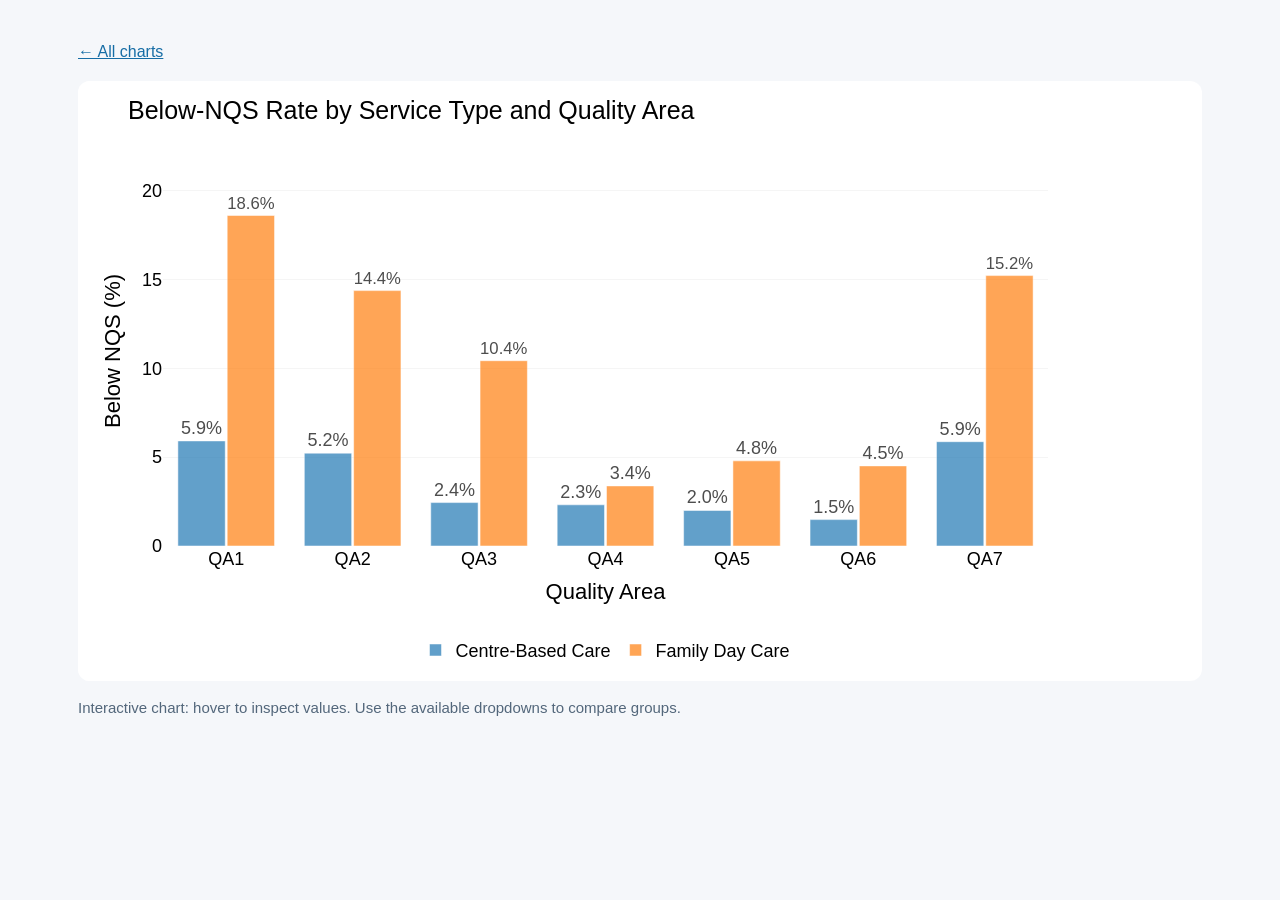
<file: docs/charts/qa-service-type.html>
<!doctype html><html lang="en"><head><meta charset="utf-8"><meta name="viewport" content="width=device-width,initial-scale=1"><title>Below-NQS Rate by Service Type and Quality Area</title><link rel="stylesheet" href="../assets/style.css"></head><body><main><a class="back" href="../index.html">← All charts</a><div class="chart"><div style="height:600px; width:1000px;">                        <script>window.PlotlyConfig = {MathJaxConfig: 'local'};</script>
        <script charset="utf-8" src="../assets/plotly.min.js"></script>                <div id="chart-qa-service-type" class="plotly-graph-div" style="height:100%; width:100%;"></div>            <script>                window.PLOTLYENV=window.PLOTLYENV || {};                                if (document.getElementById("chart-qa-service-type")) {                    Plotly.newPlot(                        "chart-qa-service-type",                        [{"cliponaxis":false,"customdata":[[944,15972],[834,15972],[390,15971],[370,15971],[319,15971],[237,15971],[937,15971]],"hovertemplate":"\u003cb\u003e%{x} | Centre-Based Care\u003c\u002fb\u003e\u003cbr\u003eBelow NQS: %{y:.2f}%\u003cbr\u003eBelow-NQS services: %{customdata[0]:,}\u003cbr\u003eRated services: %{customdata[1]:,}\u003cextra\u003e\u003c\u002fextra\u003e","marker":{"color":"#1f77b4"},"name":"Centre-Based Care","opacity":0.7,"text":["5.9%","5.2%","2.4%","2.3%","2.0%","1.5%","5.9%"],"textposition":"outside","x":["QA1","QA2","QA3","QA4","QA5","QA6","QA7"],"y":[5.910343100425745,5.221637866265965,2.4419259908584308,2.316699016968255,1.9973702335483063,1.483939640598585,5.866883726754743],"type":"bar"},{"cliponaxis":false,"customdata":[[66,355],[51,355],[37,355],[12,355],[17,355],[16,355],[54,355]],"hovertemplate":"\u003cb\u003e%{x} | Family Day Care\u003c\u002fb\u003e\u003cbr\u003eBelow NQS: %{y:.2f}%\u003cbr\u003eBelow-NQS services: %{customdata[0]:,}\u003cbr\u003eRated services: %{customdata[1]:,}\u003cextra\u003e\u003c\u002fextra\u003e","marker":{"color":"#ff7f0e"},"name":"Family Day Care","opacity":0.7,"text":["18.6%","14.4%","10.4%","3.4%","4.8%","4.5%","15.2%"],"textposition":"outside","x":["QA1","QA2","QA3","QA4","QA5","QA6","QA7"],"y":[18.591549295774648,14.366197183098592,10.422535211267606,3.380281690140845,4.788732394366197,4.507042253521127,15.211267605633802],"type":"bar"}],                        {"bargap":0.22,"bargroupgap":0.04,"barmode":"group","font":{"color":"black","family":"Arial","size":18},"height":600,"hoverlabel":{"align":"left","bgcolor":"white","bordercolor":"black","font":{"color":"black"}},"legend":{"orientation":"h","title":{"text":""},"x":0.5,"xanchor":"center","y":-0.22},"margin":{"b":110,"l":85,"r":30,"t":75},"template":{"data":{"barpolar":[{"marker":{"line":{"color":"white","width":0.5},"pattern":{"fillmode":"overlay","size":10,"solidity":0.2}},"type":"barpolar"}],"bar":[{"error_x":{"color":"#2a3f5f"},"error_y":{"color":"#2a3f5f"},"marker":{"line":{"color":"white","width":0.5},"pattern":{"fillmode":"overlay","size":10,"solidity":0.2}},"type":"bar"}],"carpet":[{"aaxis":{"endlinecolor":"#2a3f5f","gridcolor":"#C8D4E3","linecolor":"#C8D4E3","minorgridcolor":"#C8D4E3","startlinecolor":"#2a3f5f"},"baxis":{"endlinecolor":"#2a3f5f","gridcolor":"#C8D4E3","linecolor":"#C8D4E3","minorgridcolor":"#C8D4E3","startlinecolor":"#2a3f5f"},"type":"carpet"}],"choropleth":[{"colorbar":{"outlinewidth":0,"ticks":""},"type":"choropleth"}],"contourcarpet":[{"colorbar":{"outlinewidth":0,"ticks":""},"type":"contourcarpet"}],"contour":[{"colorbar":{"outlinewidth":0,"ticks":""},"colorscale":[[0,"#0d0887"],[0.1111111111111111,"#46039f"],[0.2222222222222222,"#7201a8"],[0.3333333333333333,"#9c179e"],[0.4444444444444444,"#bd3786"],[0.5555555555555556,"#d8576b"],[0.6666666666666666,"#ed7953"],[0.7777777777777778,"#fb9f3a"],[0.8888888888888888,"#fdca26"],[1,"#f0f921"]],"type":"contour"}],"heatmap":[{"colorbar":{"outlinewidth":0,"ticks":""},"colorscale":[[0,"#0d0887"],[0.1111111111111111,"#46039f"],[0.2222222222222222,"#7201a8"],[0.3333333333333333,"#9c179e"],[0.4444444444444444,"#bd3786"],[0.5555555555555556,"#d8576b"],[0.6666666666666666,"#ed7953"],[0.7777777777777778,"#fb9f3a"],[0.8888888888888888,"#fdca26"],[1,"#f0f921"]],"type":"heatmap"}],"histogram2dcontour":[{"colorbar":{"outlinewidth":0,"ticks":""},"colorscale":[[0,"#0d0887"],[0.1111111111111111,"#46039f"],[0.2222222222222222,"#7201a8"],[0.3333333333333333,"#9c179e"],[0.4444444444444444,"#bd3786"],[0.5555555555555556,"#d8576b"],[0.6666666666666666,"#ed7953"],[0.7777777777777778,"#fb9f3a"],[0.8888888888888888,"#fdca26"],[1,"#f0f921"]],"type":"histogram2dcontour"}],"histogram2d":[{"colorbar":{"outlinewidth":0,"ticks":""},"colorscale":[[0,"#0d0887"],[0.1111111111111111,"#46039f"],[0.2222222222222222,"#7201a8"],[0.3333333333333333,"#9c179e"],[0.4444444444444444,"#bd3786"],[0.5555555555555556,"#d8576b"],[0.6666666666666666,"#ed7953"],[0.7777777777777778,"#fb9f3a"],[0.8888888888888888,"#fdca26"],[1,"#f0f921"]],"type":"histogram2d"}],"histogram":[{"marker":{"pattern":{"fillmode":"overlay","size":10,"solidity":0.2}},"type":"histogram"}],"mesh3d":[{"colorbar":{"outlinewidth":0,"ticks":""},"type":"mesh3d"}],"parcoords":[{"line":{"colorbar":{"outlinewidth":0,"ticks":""}},"type":"parcoords"}],"pie":[{"automargin":true,"type":"pie"}],"scatter3d":[{"line":{"colorbar":{"outlinewidth":0,"ticks":""}},"marker":{"colorbar":{"outlinewidth":0,"ticks":""}},"type":"scatter3d"}],"scattercarpet":[{"marker":{"colorbar":{"outlinewidth":0,"ticks":""}},"type":"scattercarpet"}],"scattergeo":[{"marker":{"colorbar":{"outlinewidth":0,"ticks":""}},"type":"scattergeo"}],"scattergl":[{"marker":{"colorbar":{"outlinewidth":0,"ticks":""}},"type":"scattergl"}],"scattermap":[{"marker":{"colorbar":{"outlinewidth":0,"ticks":""}},"type":"scattermap"}],"scatterpolargl":[{"marker":{"colorbar":{"outlinewidth":0,"ticks":""}},"type":"scatterpolargl"}],"scatterpolar":[{"marker":{"colorbar":{"outlinewidth":0,"ticks":""}},"type":"scatterpolar"}],"scatter":[{"fillpattern":{"fillmode":"overlay","size":10,"solidity":0.2},"type":"scatter"}],"scatterternary":[{"marker":{"colorbar":{"outlinewidth":0,"ticks":""}},"type":"scatterternary"}],"surface":[{"colorbar":{"outlinewidth":0,"ticks":""},"colorscale":[[0,"#0d0887"],[0.1111111111111111,"#46039f"],[0.2222222222222222,"#7201a8"],[0.3333333333333333,"#9c179e"],[0.4444444444444444,"#bd3786"],[0.5555555555555556,"#d8576b"],[0.6666666666666666,"#ed7953"],[0.7777777777777778,"#fb9f3a"],[0.8888888888888888,"#fdca26"],[1,"#f0f921"]],"type":"surface"}],"table":[{"cells":{"fill":{"color":"#EBF0F8"},"line":{"color":"white"}},"header":{"fill":{"color":"#C8D4E3"},"line":{"color":"white"}},"type":"table"}]},"layout":{"annotationdefaults":{"arrowcolor":"#2a3f5f","arrowhead":0,"arrowwidth":1},"autotypenumbers":"strict","coloraxis":{"colorbar":{"outlinewidth":0,"ticks":""}},"colorscale":{"diverging":[[0,"#8e0152"],[0.1,"#c51b7d"],[0.2,"#de77ae"],[0.3,"#f1b6da"],[0.4,"#fde0ef"],[0.5,"#f7f7f7"],[0.6,"#e6f5d0"],[0.7,"#b8e186"],[0.8,"#7fbc41"],[0.9,"#4d9221"],[1,"#276419"]],"sequential":[[0,"#0d0887"],[0.1111111111111111,"#46039f"],[0.2222222222222222,"#7201a8"],[0.3333333333333333,"#9c179e"],[0.4444444444444444,"#bd3786"],[0.5555555555555556,"#d8576b"],[0.6666666666666666,"#ed7953"],[0.7777777777777778,"#fb9f3a"],[0.8888888888888888,"#fdca26"],[1,"#f0f921"]],"sequentialminus":[[0,"#0d0887"],[0.1111111111111111,"#46039f"],[0.2222222222222222,"#7201a8"],[0.3333333333333333,"#9c179e"],[0.4444444444444444,"#bd3786"],[0.5555555555555556,"#d8576b"],[0.6666666666666666,"#ed7953"],[0.7777777777777778,"#fb9f3a"],[0.8888888888888888,"#fdca26"],[1,"#f0f921"]]},"colorway":["#636efa","#EF553B","#00cc96","#ab63fa","#FFA15A","#19d3f3","#FF6692","#B6E880","#FF97FF","#FECB52"],"font":{"color":"#2a3f5f"},"geo":{"bgcolor":"white","lakecolor":"white","landcolor":"white","showlakes":true,"showland":true,"subunitcolor":"#C8D4E3"},"hoverlabel":{"align":"left"},"hovermode":"closest","paper_bgcolor":"white","plot_bgcolor":"white","polar":{"angularaxis":{"gridcolor":"#EBF0F8","linecolor":"#EBF0F8","ticks":""},"bgcolor":"white","radialaxis":{"gridcolor":"#EBF0F8","linecolor":"#EBF0F8","ticks":""}},"scene":{"xaxis":{"backgroundcolor":"white","gridcolor":"#DFE8F3","gridwidth":2,"linecolor":"#EBF0F8","showbackground":true,"ticks":"","zerolinecolor":"#EBF0F8"},"yaxis":{"backgroundcolor":"white","gridcolor":"#DFE8F3","gridwidth":2,"linecolor":"#EBF0F8","showbackground":true,"ticks":"","zerolinecolor":"#EBF0F8"},"zaxis":{"backgroundcolor":"white","gridcolor":"#DFE8F3","gridwidth":2,"linecolor":"#EBF0F8","showbackground":true,"ticks":"","zerolinecolor":"#EBF0F8"}},"shapedefaults":{"line":{"color":"#2a3f5f"}},"ternary":{"aaxis":{"gridcolor":"#DFE8F3","linecolor":"#A2B1C6","ticks":""},"baxis":{"gridcolor":"#DFE8F3","linecolor":"#A2B1C6","ticks":""},"bgcolor":"white","caxis":{"gridcolor":"#DFE8F3","linecolor":"#A2B1C6","ticks":""}},"title":{"x":0.05},"xaxis":{"automargin":true,"gridcolor":"#EBF0F8","linecolor":"#EBF0F8","ticks":"","title":{"standoff":15},"zerolinecolor":"#EBF0F8","zerolinewidth":2},"yaxis":{"automargin":true,"gridcolor":"#EBF0F8","linecolor":"#EBF0F8","ticks":"","title":{"standoff":15},"zerolinecolor":"#EBF0F8","zerolinewidth":2}}},"title":{"text":"Below-NQS Rate by Service Type and Quality Area","x":0.05},"width":1000,"xaxis":{"categoryarray":["QA1","QA2","QA3","QA4","QA5","QA6","QA7"],"categoryorder":"array","showgrid":false,"tickangle":0,"title":{"text":"Quality Area"}},"yaxis":{"dtick":5,"gridcolor":"whitesmoke","range":[0,21.938028169014082],"title":{"text":"Below NQS (%)"},"zeroline":false}},                        {"responsive": true}                    )                };            </script>        </div></div><p class="note">Interactive chart: hover to inspect values. Use the available dropdowns to compare groups.</p></main></body></html>
</file>
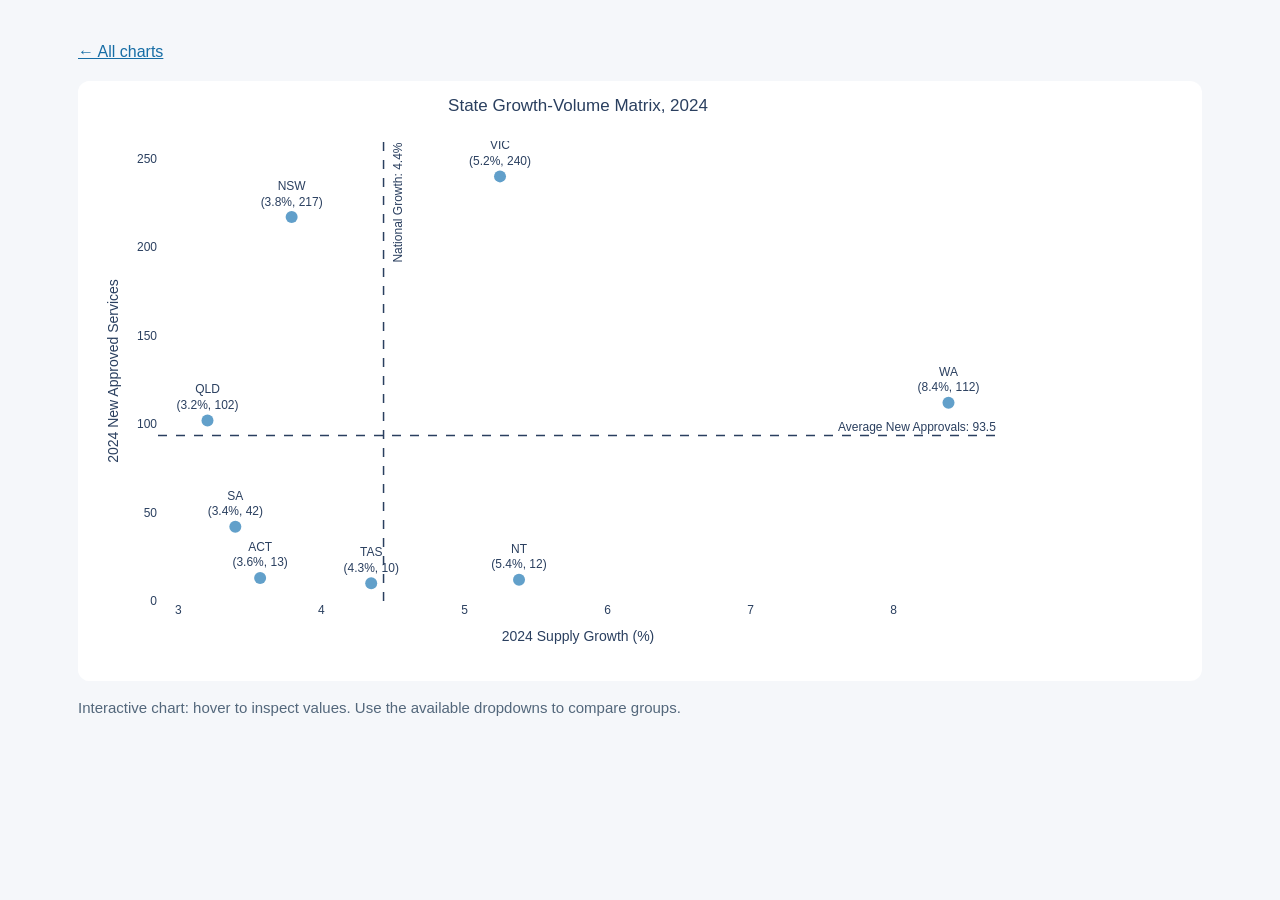
<file: docs/charts/state-growth.html>
<!doctype html><html lang="en"><head><meta charset="utf-8"><meta name="viewport" content="width=device-width,initial-scale=1"><title>State Growth-Volume Matrix, 2024</title><link rel="stylesheet" href="../assets/style.css"></head><body><main><a class="back" href="../index.html">← All charts</a><div class="chart"><div style="height:600px; width:1000px;">                        <script>window.PlotlyConfig = {MathJaxConfig: 'local'};</script>
        <script charset="utf-8" src="../assets/plotly.min.js"></script>                <div id="chart-state-growth" class="plotly-graph-div" style="height:100%; width:100%;"></div>            <script>                window.PLOTLYENV=window.PLOTLYENV || {};                                if (document.getElementById("chart-state-growth")) {                    Plotly.newPlot(                        "chart-state-growth",                        [{"customdata":[["ACT\u003cbr\u003e(3.6%, 13)",1.7379679144385027,364,377],["NSW\u003cbr\u003e(3.8%, 217)",29.010695187165776,5723,5940],["NT\u003cbr\u003e(5.4%, 12)",1.6042780748663104,223,235],["QLD\u003cbr\u003e(3.2%, 102)",13.636363636363635,3184,3286],["SA\u003cbr\u003e(3.4%, 42)",5.614973262032086,1236,1278],["TAS\u003cbr\u003e(4.3%, 10)",1.3368983957219251,230,240],["VIC\u003cbr\u003e(5.2%, 240)",32.0855614973262,4573,4813],["WA\u003cbr\u003e(8.4%, 112)",14.973262032085561,1336,1448]],"hovertemplate":"\u003cb\u003e%{hovertext}\u003c\u002fb\u003e\u003cbr\u003e\u003cbr\u003eGrowth_Rate_2024=%{x:.1f}\u003cbr\u003eNew_2024=%{y:,.0f}\u003cbr\u003eShare_2024=%{customdata[1]:.1f}\u003cbr\u003eTotal_2023=%{customdata[2]:,.0f}\u003cbr\u003eTotal_2024=%{customdata[3]:,.0f}\u003cextra\u003e\u003c\u002fextra\u003e","hovertext":["ACT","NSW","NT","QLD","SA","TAS","VIC","WA"],"legendgroup":"","marker":{"color":"#1f77b4","opacity":0.7,"size":12,"symbol":"circle"},"mode":"markers+text","name":"","orientation":"v","showlegend":false,"text":["ACT\u003cbr\u003e(3.6%, 13)","NSW\u003cbr\u003e(3.8%, 217)","NT\u003cbr\u003e(5.4%, 12)","QLD\u003cbr\u003e(3.2%, 102)","SA\u003cbr\u003e(3.4%, 42)","TAS\u003cbr\u003e(4.3%, 10)","VIC\u003cbr\u003e(5.2%, 240)","WA\u003cbr\u003e(8.4%, 112)"],"textposition":"top center","x":{"bdata":"JEmSJEmSDEDTNJkNcFUOQDOs1ltQhhVA\u002fORC1M2gCUARn0AqOS8LQBaykIUsZBFAaeUWEyf+FECCXYUvN8QgQA==","dtype":"f8"},"xaxis":"x","y":{"bdata":"DQDZAAwAZgAqAAoA8ABwAA==","dtype":"i2"},"yaxis":"y","type":"scatter"}],                        {"annotations":[{"showarrow":false,"text":"National Growth: 4.4%","textangle":-90,"x":4.434169186080976,"xanchor":"left","xref":"x","xshift":5,"y":1,"yanchor":"top","yref":"y domain"},{"showarrow":false,"text":"Average New Approvals: 93.5","x":1,"xanchor":"right","xref":"x domain","y":93.5,"yanchor":"bottom","yref":"y"}],"height":600,"legend":{"tracegroupgap":0},"margin":{"t":60},"plot_bgcolor":"white","shapes":[{"line":{"dash":"dash","width":1.5},"type":"line","x0":4.434169186080976,"x1":4.434169186080976,"xref":"x","y0":0,"y1":1,"yref":"y domain"},{"line":{"dash":"dash","width":1.5},"type":"line","x0":0,"x1":1,"xref":"x domain","y0":93.5,"y1":93.5,"yref":"y"}],"showlegend":false,"template":{"data":{"barpolar":[{"marker":{"line":{"color":"#E5ECF6","width":0.5},"pattern":{"fillmode":"overlay","size":10,"solidity":0.2}},"type":"barpolar"}],"bar":[{"error_x":{"color":"#2a3f5f"},"error_y":{"color":"#2a3f5f"},"marker":{"line":{"color":"#E5ECF6","width":0.5},"pattern":{"fillmode":"overlay","size":10,"solidity":0.2}},"type":"bar"}],"carpet":[{"aaxis":{"endlinecolor":"#2a3f5f","gridcolor":"white","linecolor":"white","minorgridcolor":"white","startlinecolor":"#2a3f5f"},"baxis":{"endlinecolor":"#2a3f5f","gridcolor":"white","linecolor":"white","minorgridcolor":"white","startlinecolor":"#2a3f5f"},"type":"carpet"}],"choropleth":[{"colorbar":{"outlinewidth":0,"ticks":""},"type":"choropleth"}],"contourcarpet":[{"colorbar":{"outlinewidth":0,"ticks":""},"type":"contourcarpet"}],"contour":[{"colorbar":{"outlinewidth":0,"ticks":""},"colorscale":[[0,"#0d0887"],[0.1111111111111111,"#46039f"],[0.2222222222222222,"#7201a8"],[0.3333333333333333,"#9c179e"],[0.4444444444444444,"#bd3786"],[0.5555555555555556,"#d8576b"],[0.6666666666666666,"#ed7953"],[0.7777777777777778,"#fb9f3a"],[0.8888888888888888,"#fdca26"],[1,"#f0f921"]],"type":"contour"}],"heatmap":[{"colorbar":{"outlinewidth":0,"ticks":""},"colorscale":[[0,"#0d0887"],[0.1111111111111111,"#46039f"],[0.2222222222222222,"#7201a8"],[0.3333333333333333,"#9c179e"],[0.4444444444444444,"#bd3786"],[0.5555555555555556,"#d8576b"],[0.6666666666666666,"#ed7953"],[0.7777777777777778,"#fb9f3a"],[0.8888888888888888,"#fdca26"],[1,"#f0f921"]],"type":"heatmap"}],"histogram2dcontour":[{"colorbar":{"outlinewidth":0,"ticks":""},"colorscale":[[0,"#0d0887"],[0.1111111111111111,"#46039f"],[0.2222222222222222,"#7201a8"],[0.3333333333333333,"#9c179e"],[0.4444444444444444,"#bd3786"],[0.5555555555555556,"#d8576b"],[0.6666666666666666,"#ed7953"],[0.7777777777777778,"#fb9f3a"],[0.8888888888888888,"#fdca26"],[1,"#f0f921"]],"type":"histogram2dcontour"}],"histogram2d":[{"colorbar":{"outlinewidth":0,"ticks":""},"colorscale":[[0,"#0d0887"],[0.1111111111111111,"#46039f"],[0.2222222222222222,"#7201a8"],[0.3333333333333333,"#9c179e"],[0.4444444444444444,"#bd3786"],[0.5555555555555556,"#d8576b"],[0.6666666666666666,"#ed7953"],[0.7777777777777778,"#fb9f3a"],[0.8888888888888888,"#fdca26"],[1,"#f0f921"]],"type":"histogram2d"}],"histogram":[{"marker":{"pattern":{"fillmode":"overlay","size":10,"solidity":0.2}},"type":"histogram"}],"mesh3d":[{"colorbar":{"outlinewidth":0,"ticks":""},"type":"mesh3d"}],"parcoords":[{"line":{"colorbar":{"outlinewidth":0,"ticks":""}},"type":"parcoords"}],"pie":[{"automargin":true,"type":"pie"}],"scatter3d":[{"line":{"colorbar":{"outlinewidth":0,"ticks":""}},"marker":{"colorbar":{"outlinewidth":0,"ticks":""}},"type":"scatter3d"}],"scattercarpet":[{"marker":{"colorbar":{"outlinewidth":0,"ticks":""}},"type":"scattercarpet"}],"scattergeo":[{"marker":{"colorbar":{"outlinewidth":0,"ticks":""}},"type":"scattergeo"}],"scattergl":[{"marker":{"colorbar":{"outlinewidth":0,"ticks":""}},"type":"scattergl"}],"scattermap":[{"marker":{"colorbar":{"outlinewidth":0,"ticks":""}},"type":"scattermap"}],"scatterpolargl":[{"marker":{"colorbar":{"outlinewidth":0,"ticks":""}},"type":"scatterpolargl"}],"scatterpolar":[{"marker":{"colorbar":{"outlinewidth":0,"ticks":""}},"type":"scatterpolar"}],"scatter":[{"fillpattern":{"fillmode":"overlay","size":10,"solidity":0.2},"type":"scatter"}],"scatterternary":[{"marker":{"colorbar":{"outlinewidth":0,"ticks":""}},"type":"scatterternary"}],"surface":[{"colorbar":{"outlinewidth":0,"ticks":""},"colorscale":[[0,"#0d0887"],[0.1111111111111111,"#46039f"],[0.2222222222222222,"#7201a8"],[0.3333333333333333,"#9c179e"],[0.4444444444444444,"#bd3786"],[0.5555555555555556,"#d8576b"],[0.6666666666666666,"#ed7953"],[0.7777777777777778,"#fb9f3a"],[0.8888888888888888,"#fdca26"],[1,"#f0f921"]],"type":"surface"}],"table":[{"cells":{"fill":{"color":"#EBF0F8"},"line":{"color":"white"}},"header":{"fill":{"color":"#C8D4E3"},"line":{"color":"white"}},"type":"table"}]},"layout":{"annotationdefaults":{"arrowcolor":"#2a3f5f","arrowhead":0,"arrowwidth":1},"autotypenumbers":"strict","coloraxis":{"colorbar":{"outlinewidth":0,"ticks":""}},"colorscale":{"diverging":[[0,"#8e0152"],[0.1,"#c51b7d"],[0.2,"#de77ae"],[0.3,"#f1b6da"],[0.4,"#fde0ef"],[0.5,"#f7f7f7"],[0.6,"#e6f5d0"],[0.7,"#b8e186"],[0.8,"#7fbc41"],[0.9,"#4d9221"],[1,"#276419"]],"sequential":[[0,"#0d0887"],[0.1111111111111111,"#46039f"],[0.2222222222222222,"#7201a8"],[0.3333333333333333,"#9c179e"],[0.4444444444444444,"#bd3786"],[0.5555555555555556,"#d8576b"],[0.6666666666666666,"#ed7953"],[0.7777777777777778,"#fb9f3a"],[0.8888888888888888,"#fdca26"],[1,"#f0f921"]],"sequentialminus":[[0,"#0d0887"],[0.1111111111111111,"#46039f"],[0.2222222222222222,"#7201a8"],[0.3333333333333333,"#9c179e"],[0.4444444444444444,"#bd3786"],[0.5555555555555556,"#d8576b"],[0.6666666666666666,"#ed7953"],[0.7777777777777778,"#fb9f3a"],[0.8888888888888888,"#fdca26"],[1,"#f0f921"]]},"colorway":["#636efa","#EF553B","#00cc96","#ab63fa","#FFA15A","#19d3f3","#FF6692","#B6E880","#FF97FF","#FECB52"],"font":{"color":"#2a3f5f"},"geo":{"bgcolor":"white","lakecolor":"white","landcolor":"#E5ECF6","showlakes":true,"showland":true,"subunitcolor":"white"},"hoverlabel":{"align":"left"},"hovermode":"closest","paper_bgcolor":"white","plot_bgcolor":"#E5ECF6","polar":{"angularaxis":{"gridcolor":"white","linecolor":"white","ticks":""},"bgcolor":"#E5ECF6","radialaxis":{"gridcolor":"white","linecolor":"white","ticks":""}},"scene":{"xaxis":{"backgroundcolor":"#E5ECF6","gridcolor":"white","gridwidth":2,"linecolor":"white","showbackground":true,"ticks":"","zerolinecolor":"white"},"yaxis":{"backgroundcolor":"#E5ECF6","gridcolor":"white","gridwidth":2,"linecolor":"white","showbackground":true,"ticks":"","zerolinecolor":"white"},"zaxis":{"backgroundcolor":"#E5ECF6","gridcolor":"white","gridwidth":2,"linecolor":"white","showbackground":true,"ticks":"","zerolinecolor":"white"}},"shapedefaults":{"line":{"color":"#2a3f5f"}},"ternary":{"aaxis":{"gridcolor":"white","linecolor":"white","ticks":""},"baxis":{"gridcolor":"white","linecolor":"white","ticks":""},"bgcolor":"#E5ECF6","caxis":{"gridcolor":"white","linecolor":"white","ticks":""}},"title":{"x":0.05},"xaxis":{"automargin":true,"gridcolor":"white","linecolor":"white","ticks":"","title":{"standoff":15},"zerolinecolor":"white","zerolinewidth":2},"yaxis":{"automargin":true,"gridcolor":"white","linecolor":"white","ticks":"","title":{"standoff":15},"zerolinecolor":"white","zerolinewidth":2}}},"title":{"text":"State Growth-Volume Matrix, 2024","x":0.5},"width":1000,"xaxis":{"anchor":"y","domain":[0,1],"showgrid":false,"title":{"text":"2024 Supply Growth (%)"},"zeroline":false},"yaxis":{"anchor":"x","domain":[0,1],"range":[0,260],"showgrid":false,"title":{"text":"2024 New Approved Services"},"zeroline":false}},                        {"responsive": true}                    )                };            </script>        </div></div><p class="note">Interactive chart: hover to inspect values. Use the available dropdowns to compare groups.</p></main></body></html>
</file>
<file: docs/assets/style.css>
*{box-sizing:border-box}body{margin:0;background:#f5f7fa;color:#172b40;font-family:Arial,sans-serif;line-height:1.55}main{max-width:1180px;margin:0 auto;padding:40px 28px}h1{font-size:32px;line-height:1.2}h2{font-size:22px}a{color:#166da5}header{margin-bottom:32px}.eyebrow{color:#526b80;font-size:13px;letter-spacing:.08em;text-transform:uppercase}.cards{display:grid;grid-template-columns:repeat(auto-fit,minmax(290px,1fr));gap:20px}.card,.figure{background:white;border:1px solid #dce3eb;border-radius:12px;padding:24px}.card a{font-size:19px;font-weight:bold;text-decoration:none}.card p,.note{color:#53677b;font-size:15px}.figure{margin-bottom:24px;overflow:auto}.figure img{display:block;max-width:100%;height:auto;margin:auto}.chart{background:white;overflow-x:auto;border-radius:12px}.back{display:inline-block;margin-bottom:16px}footer{margin-top:36px;font-size:13px;color:#607183}button{cursor:pointer}
</file>
